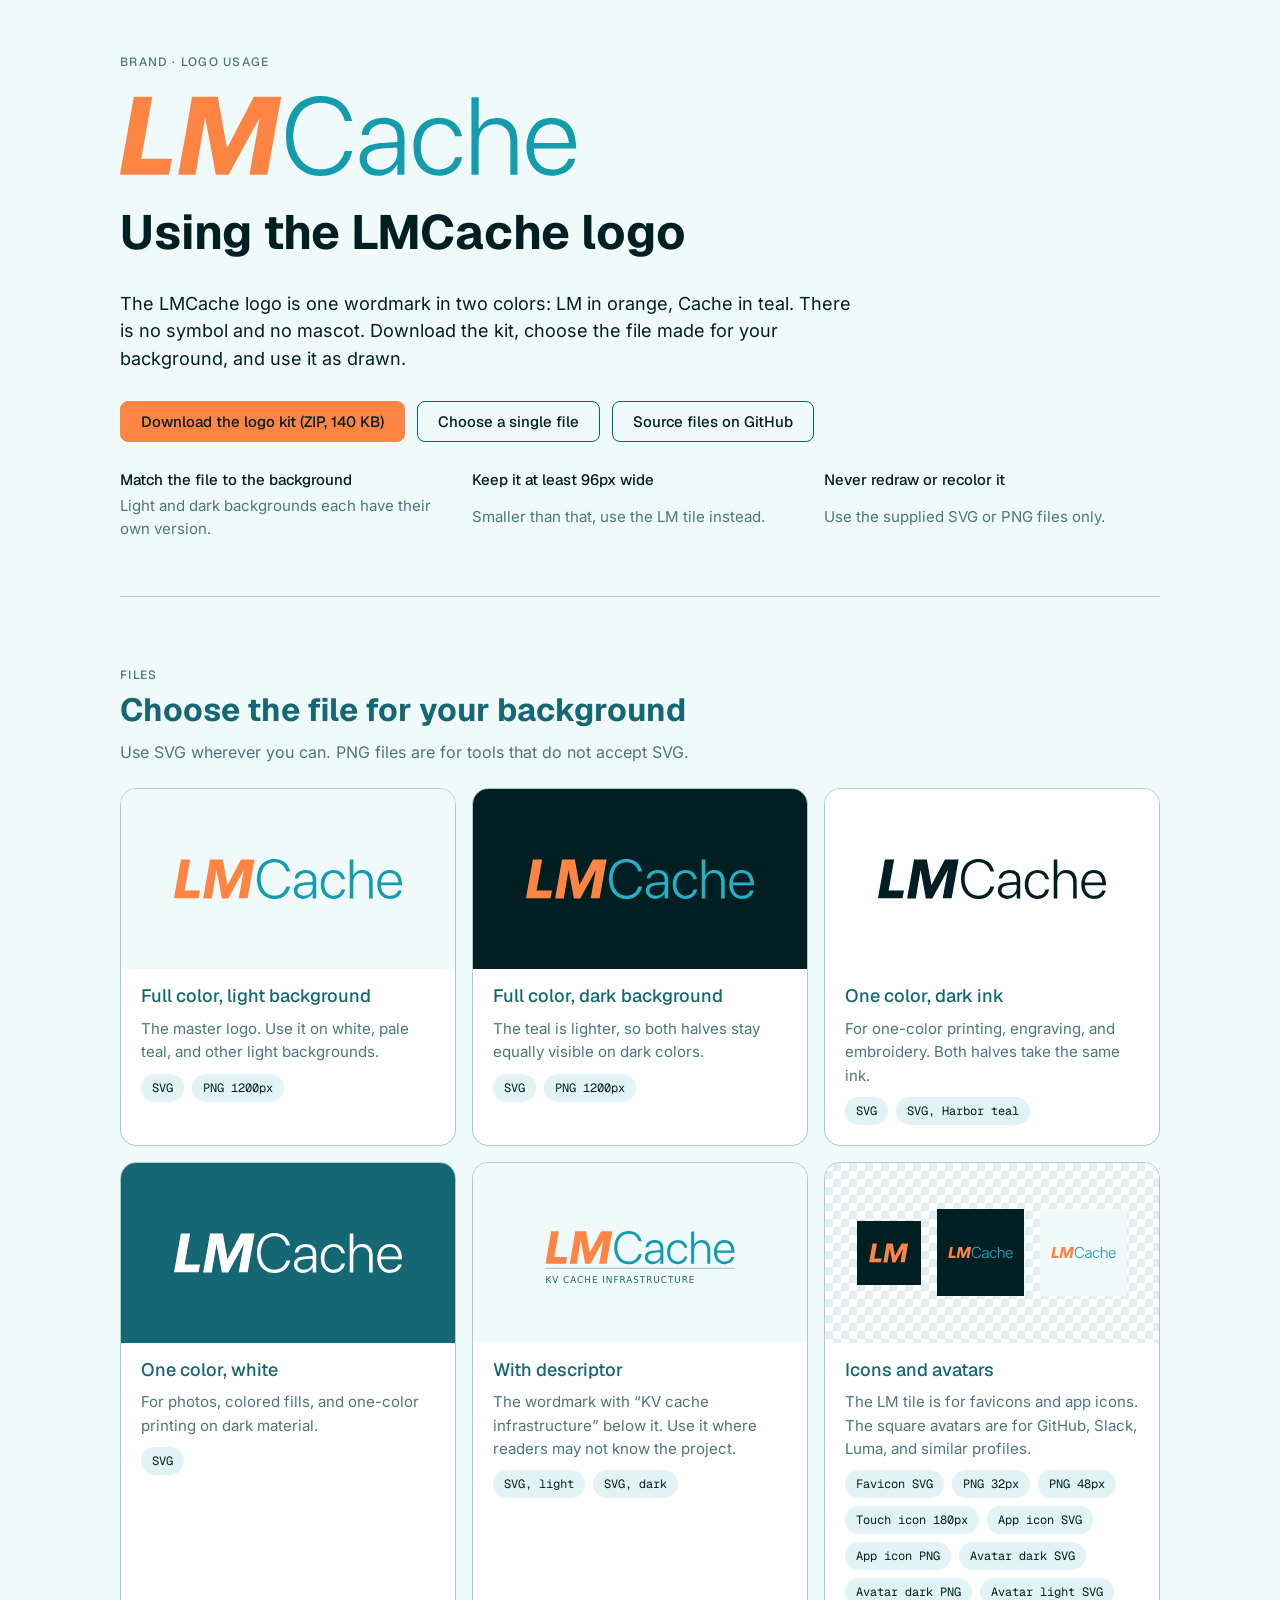
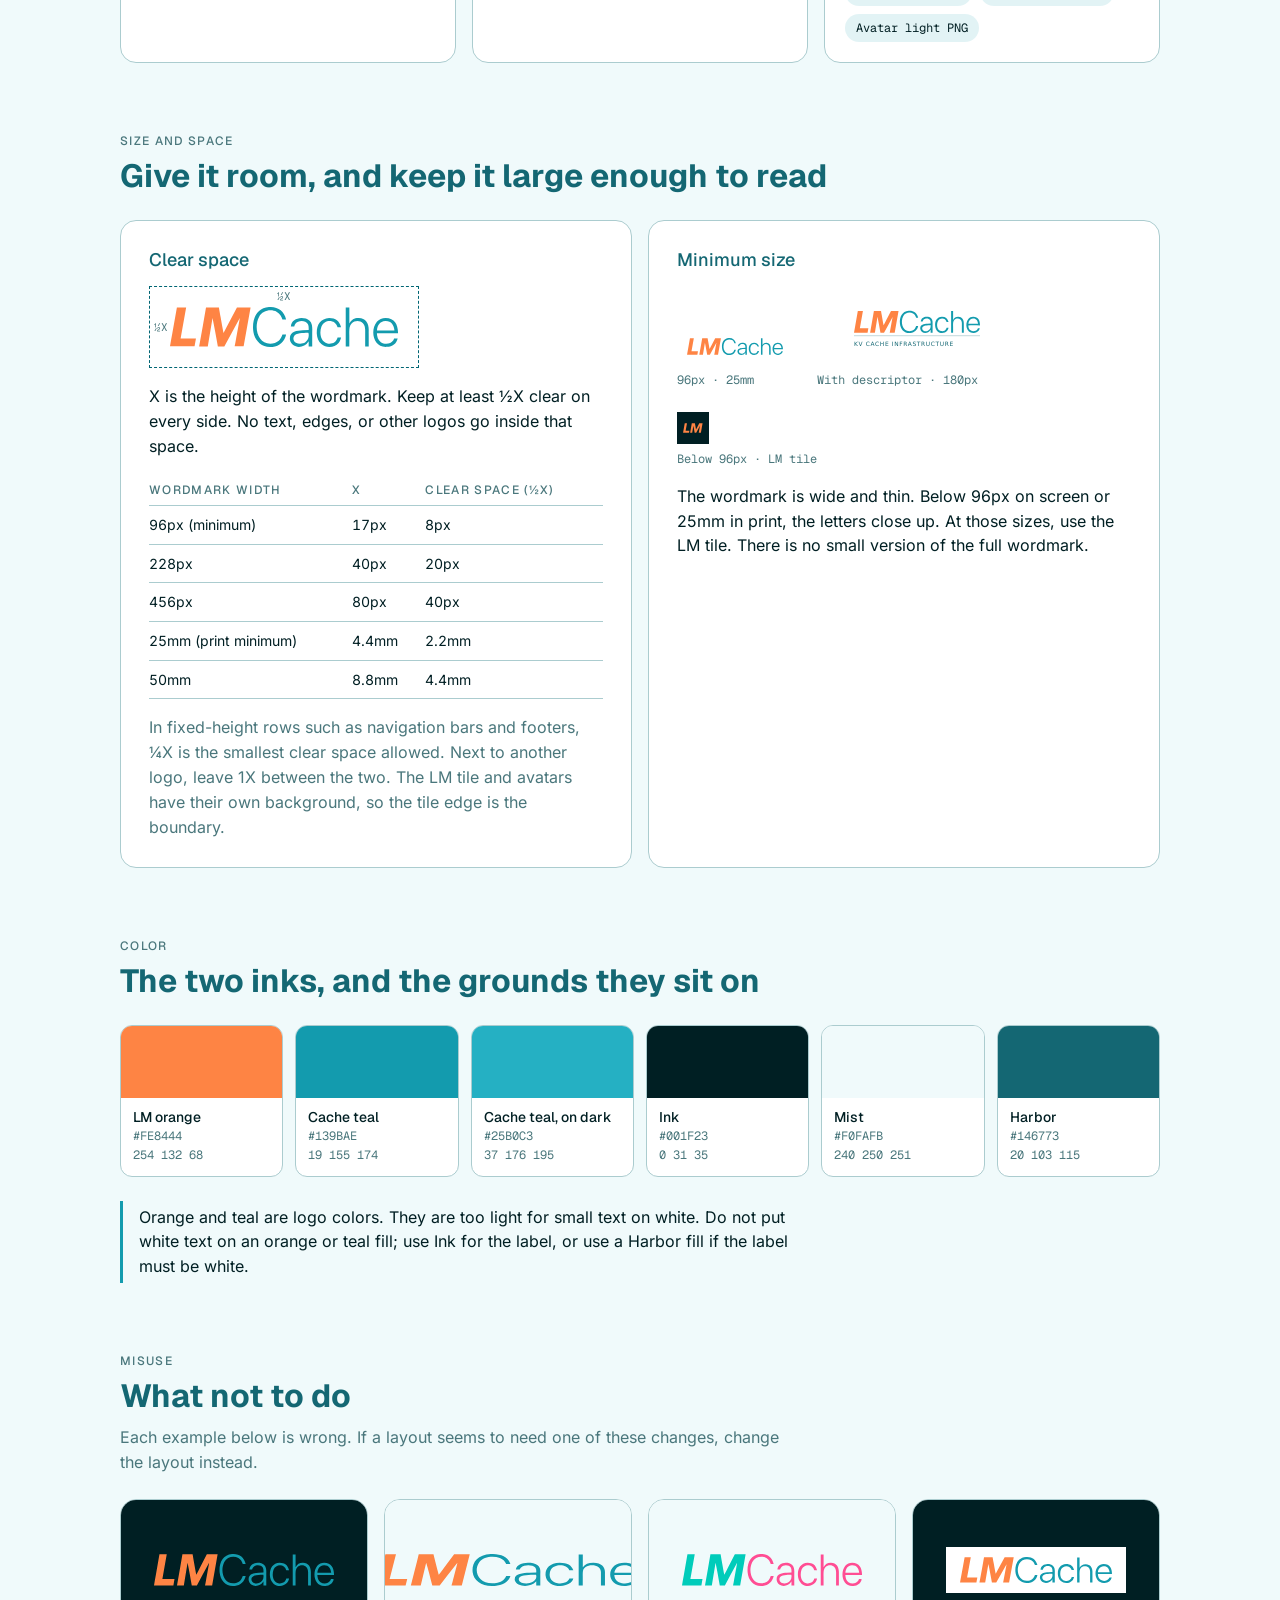
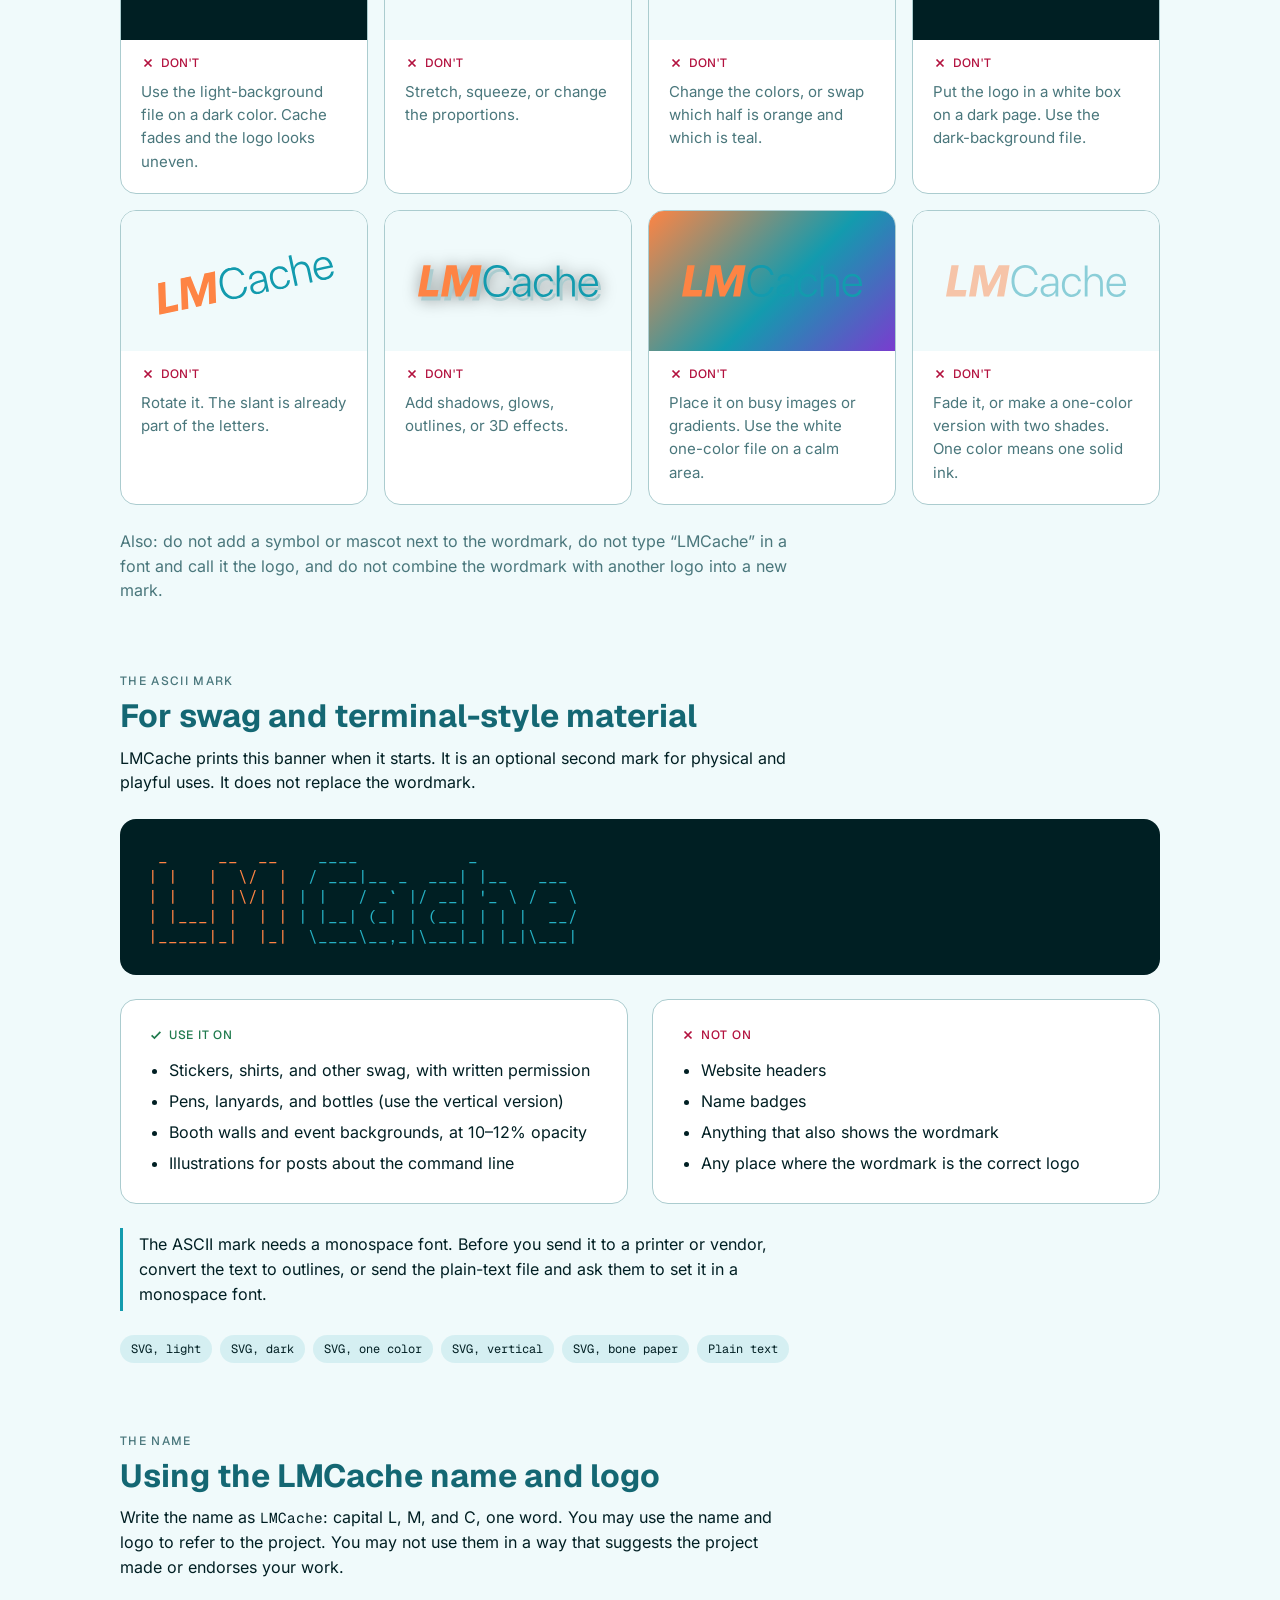
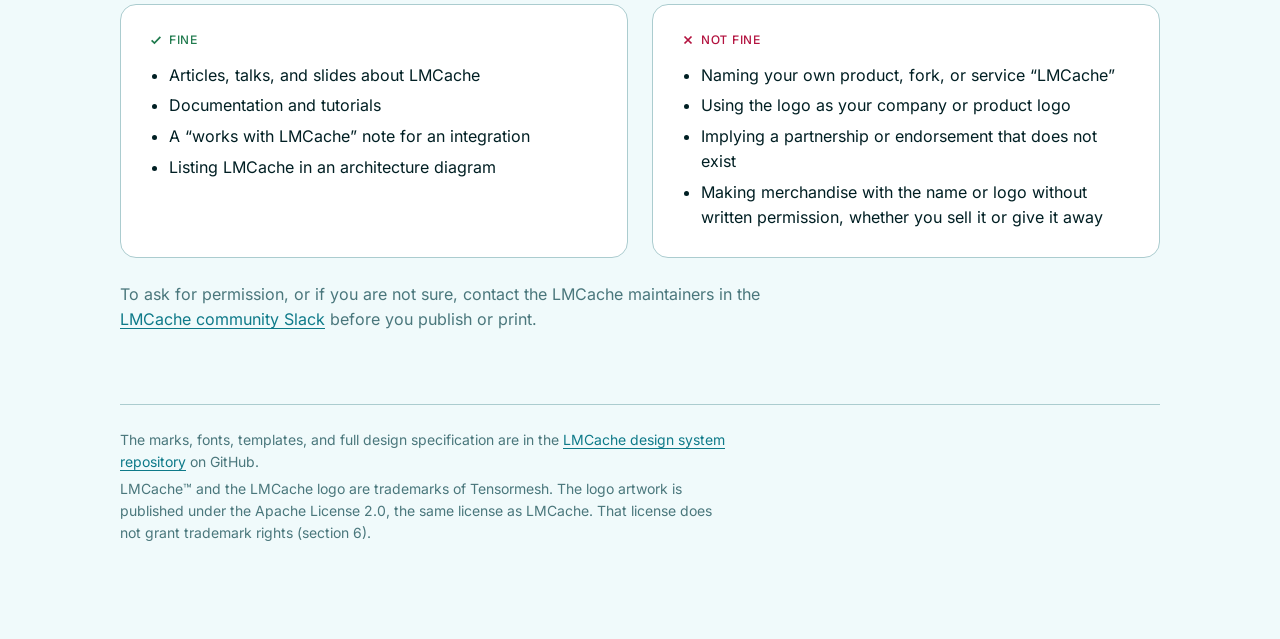
<file: logo-usage/index.html>
<!doctype html>
<html lang="en">
<head>
<meta charset="utf-8">
<meta name="viewport" content="width=device-width, initial-scale=1">
<title>LMCache Logo Usage</title>
<meta name="description" content="How to use the LMCache wordmark: files for every background, clear space, minimum sizes, colors, and what to avoid.">
<link rel="icon" href="../marks/svg/lmcache-favicon.svg" type="image/svg+xml">
<link rel="stylesheet" href="../fonts/lmcache-fonts.css">
<style>body{margin:0;padding:0 20px;background:#F0FAFB}@media (prefers-color-scheme:dark){body{background:#001F23}}</style>
</head>
<body>
<!-- LMCache logo usage page. Generated by logo-usage/build.py from logo-usage/template.html in https://github.com/LMCache/lmcache-design-system. Edit the template, not this file. -->
<style>
/* This style loads only on the page that holds the widget, so hiding the theme title here is safe. */
.page-header .entry-title{display:none}
.lmc-logo{--lmc-bg:#F0FAFB;--lmc-card:#FFFFFF;--lmc-fg:#001F23;--lmc-head:#146773;--lmc-sec:#4A777C;--lmc-link:#0E7A89;--lmc-link-h:#B84708;--lmc-border:#006573;--lmc-soft:#ABCCCF;--lmc-pill:rgba(19,155,174,.12);--lmc-ok:#1F7A4D;--lmc-no:#B3123F;
--lmc-display:"Geist",ui-sans-serif,system-ui,-apple-system,"Segoe UI",sans-serif;--lmc-body:"Inter",ui-sans-serif,system-ui,-apple-system,"Segoe UI",sans-serif;--lmc-mono:"Geist Mono",ui-monospace,"SF Mono",Menlo,Consolas,monospace;
background:var(--lmc-bg);color:var(--lmc-fg);font:400 16px/1.55 var(--lmc-body);box-shadow:0 0 0 100vmax var(--lmc-bg);clip-path:inset(0 -100vmax);padding-block:56px 96px}
body.dark-mode .lmc-logo{--lmc-bg:#001F23;--lmc-card:#013138;--lmc-fg:#FFFFFF;--lmc-head:#FFFFFF;--lmc-sec:#ABCCCF;--lmc-link:#25B0C3;--lmc-link-h:#FE8444;--lmc-border:#1A8C9C;--lmc-soft:#006573;--lmc-ok:#4FBE86;--lmc-no:#F2708F}
@media (prefers-color-scheme:dark){body:not(.light-mode):not(.dark-mode) .lmc-logo{--lmc-bg:#001F23;--lmc-card:#013138;--lmc-fg:#FFFFFF;--lmc-head:#FFFFFF;--lmc-sec:#ABCCCF;--lmc-link:#25B0C3;--lmc-link-h:#FE8444;--lmc-border:#1A8C9C;--lmc-soft:#006573;--lmc-ok:#4FBE86;--lmc-no:#F2708F}}
.lmc-logo *,.lmc-logo *::before,.lmc-logo *::after{box-sizing:border-box}
.lmc-logo:lang(zh){--lmc-display:"Geist","PingFang SC","Hiragino Sans GB","Noto Sans SC","Microsoft YaHei",sans-serif;--lmc-body:"Inter","PingFang SC","Hiragino Sans GB","Noto Sans SC","Microsoft YaHei",sans-serif}
.lmc-logo:lang(ko){--lmc-display:"Geist","Apple SD Gothic Neo","Noto Sans KR","Malgun Gothic",sans-serif;--lmc-body:"Inter","Apple SD Gothic Neo","Noto Sans KR","Malgun Gothic",sans-serif;word-break:keep-all}
.lmc-logo:lang(zh) .lmc-eyebrow,.lmc-logo:lang(ko) .lmc-eyebrow,.lmc-logo:lang(zh) th,.lmc-logo:lang(ko) th{letter-spacing:.04em}
.lmc-logo .lmc-wrap{max-width:1040px;margin:0 auto;display:grid;gap:72px}
body .lmc-logo h1,body .lmc-logo h2,body .lmc-logo h3{font-family:var(--lmc-display);color:var(--lmc-head);line-height:1.2;text-wrap:balance;margin:0;text-transform:none;letter-spacing:0;font-style:normal}
body .lmc-logo h1{font-size:clamp(32px,6vw,48px);font-weight:700;color:var(--lmc-fg)}
body .lmc-logo h2{font-size:clamp(24px,4vw,32px);font-weight:700}
body .lmc-logo h3{font-size:18px;font-weight:500}
.lmc-logo p{margin:0;max-width:68ch}
.lmc-logo ul{margin:0;padding-left:20px;display:grid;gap:6px}
.lmc-logo li{margin:0}
.lmc-logo a{color:var(--lmc-link);text-decoration:underline;text-underline-offset:3px}
.lmc-logo a:hover{color:var(--lmc-link-h)}
.lmc-logo a:focus-visible{outline:3px solid #139BAE;outline-offset:3px;border-radius:4px}
.lmc-logo .lmc-mono{font-family:var(--lmc-mono);font-size:.9em}
.lmc-logo .lmc-eyebrow{font:500 12px/1 var(--lmc-display);text-transform:uppercase;letter-spacing:.11em;color:var(--lmc-sec)}
.lmc-logo .lmc-lede{font-size:18px}
.lmc-logo .lmc-muted{color:var(--lmc-sec)}
.lmc-logo section{display:grid;gap:24px}
.lmc-logo .lmc-head{display:grid;gap:10px}
.lmc-logo .lmc-hero{display:grid;gap:28px;border-bottom:1px solid var(--lmc-soft);padding-bottom:56px}
.lmc-logo .lmc-hero-mark img{width:min(456px,100%);height:auto}
.lmc-logo img{max-width:100%;height:auto;display:block;border:0;border-radius:0;box-shadow:none}
.lmc-logo .lmc-on-dark{display:none}
body.dark-mode .lmc-logo .lmc-hero-mark .lmc-on-light{display:none}
body.dark-mode .lmc-logo .lmc-hero-mark .lmc-on-dark{display:block}
@media (prefers-color-scheme:dark){body:not(.light-mode):not(.dark-mode) .lmc-logo .lmc-hero-mark .lmc-on-light{display:none}body:not(.light-mode):not(.dark-mode) .lmc-logo .lmc-hero-mark .lmc-on-dark{display:block}}
.lmc-logo .lmc-actions{display:flex;flex-wrap:wrap;gap:12px;align-items:center}
.lmc-logo a.lmc-btn{display:inline-flex;align-items:center;gap:8px;padding:12px 20px;border-radius:8px;font:500 15px/1 var(--lmc-display);text-decoration:none;background:#FE8444;color:#001F23;border:1px solid #FE8444;cursor:pointer}
.lmc-logo a.lmc-btn:hover{color:#001F23;filter:brightness(1.05)}
.lmc-logo a.lmc-btn.lmc-ghost{background:transparent;color:var(--lmc-fg);border-color:var(--lmc-border)}
.lmc-logo a.lmc-btn.lmc-ghost:hover{background:var(--lmc-pill)}
.lmc-logo .lmc-summary{display:grid;grid-template-columns:repeat(auto-fit,minmax(220px,1fr));gap:16px}
.lmc-logo .lmc-summary div{display:grid;gap:4px}
.lmc-logo .lmc-summary b{font:500 15px/1.3 var(--lmc-display)}
.lmc-logo .lmc-summary span{color:var(--lmc-sec);font-size:15px}
.lmc-logo .lmc-plates{display:grid;grid-template-columns:repeat(auto-fit,minmax(290px,1fr));gap:16px}
.lmc-logo .lmc-plate{border:1px solid var(--lmc-soft);border-radius:16px;overflow:hidden;display:grid;grid-template-rows:auto 1fr;min-width:0;background:var(--lmc-card)}
.lmc-logo .lmc-ground{display:grid;place-items:center;min-height:180px;padding:32px}
.lmc-logo .g-white{background:#FFFFFF}.lmc-logo .g-mist{background:#F0FAFB}.lmc-logo .g-ink{background:#001F23}.lmc-logo .g-harbor{background:#146773}
.lmc-logo .g-check{background:repeating-conic-gradient(#E3EEF0 0 25%,#FFFFFF 0 50%) 0 0/16px 16px;grid-auto-flow:column;gap:16px}
.lmc-logo .lmc-plate-body{padding:16px 20px 20px;display:grid;gap:10px;align-content:start}
.lmc-logo .lmc-plate-body p{font-size:15px;color:var(--lmc-sec)}
.lmc-logo .lmc-files{display:flex;flex-wrap:wrap;gap:8px}
.lmc-logo .lmc-files a{font:400 12px/1 var(--lmc-mono);padding:7px 10px;border-radius:999px;background:var(--lmc-pill);color:var(--lmc-fg);text-decoration:none;border:1px solid transparent}
.lmc-logo .lmc-files a:hover{border-color:var(--lmc-border);color:var(--lmc-fg)}
.lmc-logo .lmc-two{display:grid;grid-template-columns:repeat(auto-fit,minmax(300px,1fr));gap:16px}
.lmc-logo .lmc-panel{background:var(--lmc-card);border:1px solid var(--lmc-soft);border-radius:16px;padding:28px;display:grid;gap:16px;min-width:0;align-content:start}
.lmc-logo .lmc-clear{position:relative;justify-self:start;padding:20px;border:1px dashed var(--lmc-border);max-width:100%;background:#FFFFFF}
.lmc-logo .lmc-clear img{width:228px}
.lmc-logo .lmc-clear span{position:absolute;font:400 11px/1 var(--lmc-mono);color:#4A777C}
.lmc-logo .lmc-clear .t{top:4px;left:50%;transform:translateX(-50%)}
.lmc-logo .lmc-clear .l{left:4px;top:50%;transform:translateY(-50%)}
.lmc-logo .lmc-table{overflow-x:auto}
.lmc-logo table{border-collapse:collapse;width:100%;font-size:14px;font-variant-numeric:tabular-nums;margin:0;border:0}
.lmc-logo th,.lmc-logo td{text-align:left;padding:8px 12px 8px 0;border:0;border-bottom:1px solid var(--lmc-soft);background:transparent;color:var(--lmc-fg)}
.lmc-logo table tbody>tr:nth-child(odd)>td,.lmc-logo table tbody>tr:nth-child(odd)>th,.lmc-logo table tbody tr:hover>td,.lmc-logo table tbody tr:hover>th{background:transparent}
.lmc-logo th{font:500 12px/1.2 var(--lmc-display);text-transform:uppercase;letter-spacing:.11em;color:var(--lmc-sec)}
.lmc-logo .lmc-sizes{display:flex;flex-wrap:wrap;align-items:end;gap:24px}
.lmc-logo figure{margin:0;display:grid;gap:8px;justify-items:start}
.lmc-logo figcaption{font:400 12px/1.3 var(--lmc-mono);color:var(--lmc-sec)}
.lmc-logo .lmc-tile{background:#FFFFFF;padding:10px;border-radius:8px}
.lmc-logo .lmc-swatches{display:grid;grid-template-columns:repeat(auto-fit,minmax(150px,1fr));gap:12px}
.lmc-logo .lmc-sw{border:1px solid var(--lmc-soft);border-radius:12px;overflow:hidden;display:grid;background:var(--lmc-card)}
.lmc-logo .lmc-sw i{display:block;height:72px}
.lmc-logo .lmc-sw div{padding:10px 12px 12px;display:grid;gap:2px}
.lmc-logo .lmc-sw b{font:500 14px/1.3 var(--lmc-display)}
.lmc-logo .lmc-sw span{font:400 12px/1.4 var(--lmc-mono);color:var(--lmc-sec)}
.lmc-logo .lmc-note{border-left:3px solid #139BAE;padding:4px 0 4px 16px}
.lmc-logo .lmc-verdict{display:inline-flex;align-items:center;gap:6px;font:500 12px/1 var(--lmc-display);letter-spacing:.06em;text-transform:uppercase}
.lmc-logo .lmc-yes{color:var(--lmc-ok)}.lmc-logo .lmc-no{color:var(--lmc-no)}
.lmc-logo .lmc-verdict svg{width:14px;height:14px}
.lmc-logo .lmc-donts{display:grid;grid-template-columns:repeat(auto-fit,minmax(230px,1fr));gap:16px}
.lmc-logo .lmc-donts .lmc-ground{min-height:140px;padding:24px;overflow:hidden}
.lmc-logo .lmc-donts .lmc-ground img{width:180px}
.lmc-logo .x-stretch{transform:scaleX(1.45)}.lmc-logo .x-rotate{transform:rotate(-12deg)}.lmc-logo .x-hue{filter:hue-rotate(150deg) saturate(1.4)}
.lmc-logo .x-shadow{filter:drop-shadow(3px 4px 0 #ABCCCF) drop-shadow(0 0 8px rgba(0,0,0,.35))}
.lmc-logo .lmc-ground img.x-plate{background:#FFFFFF;padding:10px 14px}.lmc-logo .x-fade{opacity:.45}
.lmc-logo .x-busy{background:linear-gradient(135deg,#FE8444,#139BAE 55%,#7A3CCF)}
.lmc-logo pre.lmc-ascii{margin:0;padding:28px;border-radius:16px;background:#001F23;overflow-x:auto;font:400 clamp(9px,1.9vw,16px)/1.25 var(--lmc-mono);white-space:pre;color:#FFFFFF;border:0}
.lmc-logo .lmc-ascii .o{color:#FE8444}.lmc-logo .lmc-ascii .c{color:#25B0C3}
.lmc-logo .lmc-lists{display:grid;grid-template-columns:repeat(auto-fit,minmax(280px,1fr));gap:24px}
.lmc-logo .lmc-foot{border-top:1px solid var(--lmc-soft);padding-top:24px;font-size:14px;color:var(--lmc-sec);display:grid;gap:6px}
</style>

<div class="lmc-logo" id="lmc-logo" lang="en">
<div class="lmc-wrap">

<header class="lmc-hero">
  <span class="lmc-eyebrow">Brand · Logo usage</span>
  <div class="lmc-hero-mark">
    <img class="lmc-on-light" src="data:image/svg+xml;charset=utf-8,%3Csvg xmlns=%22http://www.w3.org/2000/svg%22 viewBox=%220 0 114 20%22 width=%22228%22 height=%2240%22 role=%22img%22 aria-label=%22LMCache%22%3E%3Ctitle%3ELMCache%3C/title%3E%3Cpath fill=%22%23FE8444%22 d=%22M33.4728 0.202824C35.7345 0.225346 38.0301 0.202824 40.2918 0.202824L36.8201 19.6848H32.3194C32.5908 18.4911 32.8283 16.9708 33.0544 15.7546L34.4227 8.26589C34.6037 7.34246 34.7733 6.44156 34.909 5.50688C32.2855 10.169 29.7637 15.0001 27.1627 19.6961H23.9285C23.137 15.1015 22.1984 10.0001 21.2598 5.45057L18.885 19.6961H14.5652C15.696 13.2546 16.9739 6.64426 18.0029 0.214085H24.46C24.641 1.61048 25.0594 3.62625 25.3195 5.07895C25.7831 7.6803 26.2355 10.3717 26.7443 12.9618C27.4341 11.8582 28.3388 9.95508 28.9834 8.7276L33.4728 0.202824Z%22/%3E%3Cpath fill=%22%23FE8444%22 d=%22M3.44906 0.202824H8.0742L5.30364 15.6983H12.982L12.2809 19.6848C8.22121 19.6398 4.07102 19.6848 0 19.6848C0.327944 17.5789 0.78028 15.2591 1.16477 13.1308L3.44906 0.202824Z%22/%3E%3Cpath fill=%22%23139BAE%22 d=%22M49.4515 0.0226519C53.8957 -0.25888 57.0056 1.89202 58.0572 6.22761H56.214C55.7051 4.63977 54.97 3.25463 53.4434 2.44382C50.3336 0.822201 46.206 1.77941 44.5211 4.97761C41.4452 10.8222 44.4306 20.2479 52.437 17.9844C54.5856 17.2524 55.5242 15.7772 56.214 13.7614H58.0685C57.3335 17.2862 54.8117 19.6172 51.2157 19.9551C45.6858 20.4731 41.988 16.7006 41.5583 11.3627C41.1059 5.81094 43.345 0.574454 49.4742 0.0226519H49.4515Z%22/%3E%3Cpath fill=%22%23139BAE%22 d=%22M87.8888 0.292919H89.6756V8.26589C90.7272 6.32896 92.0277 5.52941 94.2215 5.48436C97.7611 5.41679 99.4347 8.23211 99.3555 11.419C99.3329 12.2299 99.3555 13.142 99.3555 13.9754V19.7073H97.5914V11.3177C97.5123 10.0902 97.3766 9.03166 96.4606 8.10823C95.0018 6.63301 92.3443 6.7231 90.9082 8.15328C90.3767 8.69382 89.9922 9.3695 89.8226 10.1127C89.5851 11.1263 89.6529 13.0069 89.6529 14.1105V19.7073H87.8662V0.292919H87.8888Z%22/%3E%3Cpath fill=%22%23139BAE%22 d=%22M79.5999 5.46183C82.7889 5.50687 84.7566 6.94831 85.5368 10.0902H83.7727C82.6758 5.99111 77.1121 6.0812 75.6985 9.8875C74.6242 12.7816 75.1218 17.3875 78.6839 18.2434C79.9279 18.5474 81.1718 18.3222 82.2574 17.6465C83.1621 16.9371 83.4561 16.3627 83.784 15.3042H85.5368C85.2881 16.3627 85.0167 17.151 84.2929 18.0069C82.2348 20.428 78.0394 20.5857 75.6759 18.5249C74.2171 17.2298 73.5273 15.3943 73.4142 13.4798C73.1541 9.17804 75.0087 5.75462 79.5999 5.46183Z%22/%3E%3Cpath fill=%22%23139BAE%22 d=%22M112.1 15.6871C111.987 15.9686 111.84 16.3515 111.693 16.5992C110.291 18.6037 107.43 18.919 105.428 17.5789C103.924 16.5654 103.551 14.8425 103.449 13.142C106.955 13.097 110.506 13.1307 114.011 13.1307C114.011 8.97534 112.62 5.56318 107.769 5.46183C106.061 5.57444 104.501 6.05867 103.427 7.39876C99.8418 11.8244 101.674 20.5632 108.549 19.9325C111.252 19.6848 113.208 18.3785 113.842 15.7096C113.299 15.7096 112.632 15.7096 112.1 15.6983V15.6871ZM107.611 7.04966C110.596 6.88074 111.976 9.04291 112.225 11.7231H108.289H103.483C103.709 9.16678 104.897 7.3312 107.622 7.04966H107.611Z%22/%3E%3Cpath fill=%22%23139BAE%22 d=%22M65.8374 5.45055C65.7809 5.45055 65.7357 5.45055 65.6904 5.45055C63.0216 5.60821 60.6808 6.76812 60.432 9.74109H62.1283C62.2753 9.20055 62.3771 8.84019 62.7163 8.37848C64.0281 6.58794 67.7486 6.48659 68.902 8.51362C69.3996 9.40326 69.3544 10.4956 69.343 11.4979L66.3689 11.678C63.4853 11.8582 59.7196 12.1735 59.9458 16.1037C59.9458 16.2163 59.9571 16.3289 59.9684 16.4303C60.8391 20.9573 67.104 20.946 69.1621 17.3762C69.2186 17.2749 69.2752 17.1848 69.3317 17.0834C69.3317 17.9506 69.3317 18.8177 69.3317 19.696H71.1072V13.1082C71.1072 11.0024 71.4577 8.44605 69.818 6.83569C68.755 5.79965 67.2849 5.45055 65.8374 5.45055ZM66.4707 18.1645C65.3173 18.5587 64.0507 18.4686 62.9538 17.9168C61.8682 17.2749 61.4159 15.9911 61.8908 14.865C62.7502 12.8154 66.8552 13.0406 68.7211 12.9168L69.0943 12.8942C69.1847 12.9618 69.2413 12.9618 69.2639 13.0857C69.7388 15.3267 68.5628 17.4551 66.4594 18.1645H66.4707Z%22/%3E%3C/svg%3E" width="456" height="80" alt="The LMCache wordmark: the letters LM in orange followed by Cache in teal, in a single slanted weight.">
    <img class="lmc-on-dark" src="data:image/svg+xml;charset=utf-8,%3Csvg xmlns=%22http://www.w3.org/2000/svg%22 viewBox=%220 0 114 20%22 width=%22228%22 height=%2240%22 role=%22img%22 aria-label=%22LMCache%22%3E%3Ctitle%3ELMCache%3C/title%3E%3C%21-- Teal lifted to %2325B0C3 for parity on Ink --%3E%3Cpath fill=%22%23FE8444%22 d=%22M33.4728 0.202824C35.7345 0.225346 38.0301 0.202824 40.2918 0.202824L36.8201 19.6848H32.3194C32.5908 18.4911 32.8283 16.9708 33.0544 15.7546L34.4227 8.26589C34.6037 7.34246 34.7733 6.44156 34.909 5.50688C32.2855 10.169 29.7637 15.0001 27.1627 19.6961H23.9285C23.137 15.1015 22.1984 10.0001 21.2598 5.45057L18.885 19.6961H14.5652C15.696 13.2546 16.9739 6.64426 18.0029 0.214085H24.46C24.641 1.61048 25.0594 3.62625 25.3195 5.07895C25.7831 7.6803 26.2355 10.3717 26.7443 12.9618C27.4341 11.8582 28.3388 9.95508 28.9834 8.7276L33.4728 0.202824Z%22/%3E%3Cpath fill=%22%23FE8444%22 d=%22M3.44906 0.202824H8.0742L5.30364 15.6983H12.982L12.2809 19.6848C8.22121 19.6398 4.07102 19.6848 0 19.6848C0.327944 17.5789 0.78028 15.2591 1.16477 13.1308L3.44906 0.202824Z%22/%3E%3Cpath fill=%22%2325B0C3%22 d=%22M49.4515 0.0226519C53.8957 -0.25888 57.0056 1.89202 58.0572 6.22761H56.214C55.7051 4.63977 54.97 3.25463 53.4434 2.44382C50.3336 0.822201 46.206 1.77941 44.5211 4.97761C41.4452 10.8222 44.4306 20.2479 52.437 17.9844C54.5856 17.2524 55.5242 15.7772 56.214 13.7614H58.0685C57.3335 17.2862 54.8117 19.6172 51.2157 19.9551C45.6858 20.4731 41.988 16.7006 41.5583 11.3627C41.1059 5.81094 43.345 0.574454 49.4742 0.0226519H49.4515Z%22/%3E%3Cpath fill=%22%2325B0C3%22 d=%22M87.8888 0.292919H89.6756V8.26589C90.7272 6.32896 92.0277 5.52941 94.2215 5.48436C97.7611 5.41679 99.4347 8.23211 99.3555 11.419C99.3329 12.2299 99.3555 13.142 99.3555 13.9754V19.7073H97.5914V11.3177C97.5123 10.0902 97.3766 9.03166 96.4606 8.10823C95.0018 6.63301 92.3443 6.7231 90.9082 8.15328C90.3767 8.69382 89.9922 9.3695 89.8226 10.1127C89.5851 11.1263 89.6529 13.0069 89.6529 14.1105V19.7073H87.8662V0.292919H87.8888Z%22/%3E%3Cpath fill=%22%2325B0C3%22 d=%22M79.5999 5.46183C82.7889 5.50687 84.7566 6.94831 85.5368 10.0902H83.7727C82.6758 5.99111 77.1121 6.0812 75.6985 9.8875C74.6242 12.7816 75.1218 17.3875 78.6839 18.2434C79.9279 18.5474 81.1718 18.3222 82.2574 17.6465C83.1621 16.9371 83.4561 16.3627 83.784 15.3042H85.5368C85.2881 16.3627 85.0167 17.151 84.2929 18.0069C82.2348 20.428 78.0394 20.5857 75.6759 18.5249C74.2171 17.2298 73.5273 15.3943 73.4142 13.4798C73.1541 9.17804 75.0087 5.75462 79.5999 5.46183Z%22/%3E%3Cpath fill=%22%2325B0C3%22 d=%22M112.1 15.6871C111.987 15.9686 111.84 16.3515 111.693 16.5992C110.291 18.6037 107.43 18.919 105.428 17.5789C103.924 16.5654 103.551 14.8425 103.449 13.142C106.955 13.097 110.506 13.1307 114.011 13.1307C114.011 8.97534 112.62 5.56318 107.769 5.46183C106.061 5.57444 104.501 6.05867 103.427 7.39876C99.8418 11.8244 101.674 20.5632 108.549 19.9325C111.252 19.6848 113.208 18.3785 113.842 15.7096C113.299 15.7096 112.632 15.7096 112.1 15.6983V15.6871ZM107.611 7.04966C110.596 6.88074 111.976 9.04291 112.225 11.7231H108.289H103.483C103.709 9.16678 104.897 7.3312 107.622 7.04966H107.611Z%22/%3E%3Cpath fill=%22%2325B0C3%22 d=%22M65.8374 5.45055C65.7809 5.45055 65.7357 5.45055 65.6904 5.45055C63.0216 5.60821 60.6808 6.76812 60.432 9.74109H62.1283C62.2753 9.20055 62.3771 8.84019 62.7163 8.37848C64.0281 6.58794 67.7486 6.48659 68.902 8.51362C69.3996 9.40326 69.3544 10.4956 69.343 11.4979L66.3689 11.678C63.4853 11.8582 59.7196 12.1735 59.9458 16.1037C59.9458 16.2163 59.9571 16.3289 59.9684 16.4303C60.8391 20.9573 67.104 20.946 69.1621 17.3762C69.2186 17.2749 69.2752 17.1848 69.3317 17.0834C69.3317 17.9506 69.3317 18.8177 69.3317 19.696H71.1072V13.1082C71.1072 11.0024 71.4577 8.44605 69.818 6.83569C68.755 5.79965 67.2849 5.45055 65.8374 5.45055ZM66.4707 18.1645C65.3173 18.5587 64.0507 18.4686 62.9538 17.9168C61.8682 17.2749 61.4159 15.9911 61.8908 14.865C62.7502 12.8154 66.8552 13.0406 68.7211 12.9168L69.0943 12.8942C69.1847 12.9618 69.2413 12.9618 69.2639 13.0857C69.7388 15.3267 68.5628 17.4551 66.4594 18.1645H66.4707Z%22/%3E%3C/svg%3E" width="456" height="80" alt="The LMCache wordmark for dark backgrounds: LM in orange and Cache in a lighter teal.">
  </div>
  <h1>Using the LMCache logo</h1>
  <p class="lmc-lede">The LMCache logo is one wordmark in two colors: LM in orange, Cache in teal. There is no symbol and no mascot. Download the kit, choose the file made for your background, and use it as drawn.</p>
  <div class="lmc-actions">
    <a class="lmc-btn" href="https://lmcache.ai/wp-content/uploads/2026/10/lmcache-logo-kit.zip" download>Download the logo kit (ZIP, 140 KB)</a>
    <a class="lmc-btn lmc-ghost" href="#lmc-files">Choose a single file</a>
    <a class="lmc-btn lmc-ghost" href="https://github.com/LMCache/lmcache-design-system">Source files on GitHub</a>
  </div>
  <div class="lmc-summary">
    <div><b>Match the file to the background</b><span>Light and dark backgrounds each have their own version.</span></div>
    <div><b>Keep it at least 96px wide</b><span>Smaller than that, use the LM tile instead.</span></div>
    <div><b>Never redraw or recolor it</b><span>Use the supplied SVG or PNG files only.</span></div>
  </div>
</header>

<section id="lmc-files">
  <div class="lmc-head">
    <span class="lmc-eyebrow">Files</span>
    <h2>Choose the file for your background</h2>
    <p class="lmc-muted">Use SVG wherever you can. PNG files are for tools that do not accept SVG.</p>
  </div>
  <div class="lmc-plates">
    <article class="lmc-plate">
      <div class="lmc-ground g-mist"><img src="data:image/svg+xml;charset=utf-8,%3Csvg xmlns=%22http://www.w3.org/2000/svg%22 viewBox=%220 0 114 20%22 width=%22228%22 height=%2240%22 role=%22img%22 aria-label=%22LMCache%22%3E%3Ctitle%3ELMCache%3C/title%3E%3Cpath fill=%22%23FE8444%22 d=%22M33.4728 0.202824C35.7345 0.225346 38.0301 0.202824 40.2918 0.202824L36.8201 19.6848H32.3194C32.5908 18.4911 32.8283 16.9708 33.0544 15.7546L34.4227 8.26589C34.6037 7.34246 34.7733 6.44156 34.909 5.50688C32.2855 10.169 29.7637 15.0001 27.1627 19.6961H23.9285C23.137 15.1015 22.1984 10.0001 21.2598 5.45057L18.885 19.6961H14.5652C15.696 13.2546 16.9739 6.64426 18.0029 0.214085H24.46C24.641 1.61048 25.0594 3.62625 25.3195 5.07895C25.7831 7.6803 26.2355 10.3717 26.7443 12.9618C27.4341 11.8582 28.3388 9.95508 28.9834 8.7276L33.4728 0.202824Z%22/%3E%3Cpath fill=%22%23FE8444%22 d=%22M3.44906 0.202824H8.0742L5.30364 15.6983H12.982L12.2809 19.6848C8.22121 19.6398 4.07102 19.6848 0 19.6848C0.327944 17.5789 0.78028 15.2591 1.16477 13.1308L3.44906 0.202824Z%22/%3E%3Cpath fill=%22%23139BAE%22 d=%22M49.4515 0.0226519C53.8957 -0.25888 57.0056 1.89202 58.0572 6.22761H56.214C55.7051 4.63977 54.97 3.25463 53.4434 2.44382C50.3336 0.822201 46.206 1.77941 44.5211 4.97761C41.4452 10.8222 44.4306 20.2479 52.437 17.9844C54.5856 17.2524 55.5242 15.7772 56.214 13.7614H58.0685C57.3335 17.2862 54.8117 19.6172 51.2157 19.9551C45.6858 20.4731 41.988 16.7006 41.5583 11.3627C41.1059 5.81094 43.345 0.574454 49.4742 0.0226519H49.4515Z%22/%3E%3Cpath fill=%22%23139BAE%22 d=%22M87.8888 0.292919H89.6756V8.26589C90.7272 6.32896 92.0277 5.52941 94.2215 5.48436C97.7611 5.41679 99.4347 8.23211 99.3555 11.419C99.3329 12.2299 99.3555 13.142 99.3555 13.9754V19.7073H97.5914V11.3177C97.5123 10.0902 97.3766 9.03166 96.4606 8.10823C95.0018 6.63301 92.3443 6.7231 90.9082 8.15328C90.3767 8.69382 89.9922 9.3695 89.8226 10.1127C89.5851 11.1263 89.6529 13.0069 89.6529 14.1105V19.7073H87.8662V0.292919H87.8888Z%22/%3E%3Cpath fill=%22%23139BAE%22 d=%22M79.5999 5.46183C82.7889 5.50687 84.7566 6.94831 85.5368 10.0902H83.7727C82.6758 5.99111 77.1121 6.0812 75.6985 9.8875C74.6242 12.7816 75.1218 17.3875 78.6839 18.2434C79.9279 18.5474 81.1718 18.3222 82.2574 17.6465C83.1621 16.9371 83.4561 16.3627 83.784 15.3042H85.5368C85.2881 16.3627 85.0167 17.151 84.2929 18.0069C82.2348 20.428 78.0394 20.5857 75.6759 18.5249C74.2171 17.2298 73.5273 15.3943 73.4142 13.4798C73.1541 9.17804 75.0087 5.75462 79.5999 5.46183Z%22/%3E%3Cpath fill=%22%23139BAE%22 d=%22M112.1 15.6871C111.987 15.9686 111.84 16.3515 111.693 16.5992C110.291 18.6037 107.43 18.919 105.428 17.5789C103.924 16.5654 103.551 14.8425 103.449 13.142C106.955 13.097 110.506 13.1307 114.011 13.1307C114.011 8.97534 112.62 5.56318 107.769 5.46183C106.061 5.57444 104.501 6.05867 103.427 7.39876C99.8418 11.8244 101.674 20.5632 108.549 19.9325C111.252 19.6848 113.208 18.3785 113.842 15.7096C113.299 15.7096 112.632 15.7096 112.1 15.6983V15.6871ZM107.611 7.04966C110.596 6.88074 111.976 9.04291 112.225 11.7231H108.289H103.483C103.709 9.16678 104.897 7.3312 107.622 7.04966H107.611Z%22/%3E%3Cpath fill=%22%23139BAE%22 d=%22M65.8374 5.45055C65.7809 5.45055 65.7357 5.45055 65.6904 5.45055C63.0216 5.60821 60.6808 6.76812 60.432 9.74109H62.1283C62.2753 9.20055 62.3771 8.84019 62.7163 8.37848C64.0281 6.58794 67.7486 6.48659 68.902 8.51362C69.3996 9.40326 69.3544 10.4956 69.343 11.4979L66.3689 11.678C63.4853 11.8582 59.7196 12.1735 59.9458 16.1037C59.9458 16.2163 59.9571 16.3289 59.9684 16.4303C60.8391 20.9573 67.104 20.946 69.1621 17.3762C69.2186 17.2749 69.2752 17.1848 69.3317 17.0834C69.3317 17.9506 69.3317 18.8177 69.3317 19.696H71.1072V13.1082C71.1072 11.0024 71.4577 8.44605 69.818 6.83569C68.755 5.79965 67.2849 5.45055 65.8374 5.45055ZM66.4707 18.1645C65.3173 18.5587 64.0507 18.4686 62.9538 17.9168C61.8682 17.2749 61.4159 15.9911 61.8908 14.865C62.7502 12.8154 66.8552 13.0406 68.7211 12.9168L69.0943 12.8942C69.1847 12.9618 69.2413 12.9618 69.2639 13.0857C69.7388 15.3267 68.5628 17.4551 66.4594 18.1645H66.4707Z%22/%3E%3C/svg%3E" width="228" height="40" alt="Full-color LMCache wordmark on a pale teal background."></div>
      <div class="lmc-plate-body">
        <h3>Full color, light background</h3>
        <p>The master logo. Use it on white, pale teal, and other light backgrounds.</p>
        <div class="lmc-files"><a href="data:image/svg+xml;charset=utf-8,%3Csvg xmlns=%22http://www.w3.org/2000/svg%22 viewBox=%220 0 114 20%22 width=%22228%22 height=%2240%22 role=%22img%22 aria-label=%22LMCache%22%3E%3Ctitle%3ELMCache%3C/title%3E%3Cpath fill=%22%23FE8444%22 d=%22M33.4728 0.202824C35.7345 0.225346 38.0301 0.202824 40.2918 0.202824L36.8201 19.6848H32.3194C32.5908 18.4911 32.8283 16.9708 33.0544 15.7546L34.4227 8.26589C34.6037 7.34246 34.7733 6.44156 34.909 5.50688C32.2855 10.169 29.7637 15.0001 27.1627 19.6961H23.9285C23.137 15.1015 22.1984 10.0001 21.2598 5.45057L18.885 19.6961H14.5652C15.696 13.2546 16.9739 6.64426 18.0029 0.214085H24.46C24.641 1.61048 25.0594 3.62625 25.3195 5.07895C25.7831 7.6803 26.2355 10.3717 26.7443 12.9618C27.4341 11.8582 28.3388 9.95508 28.9834 8.7276L33.4728 0.202824Z%22/%3E%3Cpath fill=%22%23FE8444%22 d=%22M3.44906 0.202824H8.0742L5.30364 15.6983H12.982L12.2809 19.6848C8.22121 19.6398 4.07102 19.6848 0 19.6848C0.327944 17.5789 0.78028 15.2591 1.16477 13.1308L3.44906 0.202824Z%22/%3E%3Cpath fill=%22%23139BAE%22 d=%22M49.4515 0.0226519C53.8957 -0.25888 57.0056 1.89202 58.0572 6.22761H56.214C55.7051 4.63977 54.97 3.25463 53.4434 2.44382C50.3336 0.822201 46.206 1.77941 44.5211 4.97761C41.4452 10.8222 44.4306 20.2479 52.437 17.9844C54.5856 17.2524 55.5242 15.7772 56.214 13.7614H58.0685C57.3335 17.2862 54.8117 19.6172 51.2157 19.9551C45.6858 20.4731 41.988 16.7006 41.5583 11.3627C41.1059 5.81094 43.345 0.574454 49.4742 0.0226519H49.4515Z%22/%3E%3Cpath fill=%22%23139BAE%22 d=%22M87.8888 0.292919H89.6756V8.26589C90.7272 6.32896 92.0277 5.52941 94.2215 5.48436C97.7611 5.41679 99.4347 8.23211 99.3555 11.419C99.3329 12.2299 99.3555 13.142 99.3555 13.9754V19.7073H97.5914V11.3177C97.5123 10.0902 97.3766 9.03166 96.4606 8.10823C95.0018 6.63301 92.3443 6.7231 90.9082 8.15328C90.3767 8.69382 89.9922 9.3695 89.8226 10.1127C89.5851 11.1263 89.6529 13.0069 89.6529 14.1105V19.7073H87.8662V0.292919H87.8888Z%22/%3E%3Cpath fill=%22%23139BAE%22 d=%22M79.5999 5.46183C82.7889 5.50687 84.7566 6.94831 85.5368 10.0902H83.7727C82.6758 5.99111 77.1121 6.0812 75.6985 9.8875C74.6242 12.7816 75.1218 17.3875 78.6839 18.2434C79.9279 18.5474 81.1718 18.3222 82.2574 17.6465C83.1621 16.9371 83.4561 16.3627 83.784 15.3042H85.5368C85.2881 16.3627 85.0167 17.151 84.2929 18.0069C82.2348 20.428 78.0394 20.5857 75.6759 18.5249C74.2171 17.2298 73.5273 15.3943 73.4142 13.4798C73.1541 9.17804 75.0087 5.75462 79.5999 5.46183Z%22/%3E%3Cpath fill=%22%23139BAE%22 d=%22M112.1 15.6871C111.987 15.9686 111.84 16.3515 111.693 16.5992C110.291 18.6037 107.43 18.919 105.428 17.5789C103.924 16.5654 103.551 14.8425 103.449 13.142C106.955 13.097 110.506 13.1307 114.011 13.1307C114.011 8.97534 112.62 5.56318 107.769 5.46183C106.061 5.57444 104.501 6.05867 103.427 7.39876C99.8418 11.8244 101.674 20.5632 108.549 19.9325C111.252 19.6848 113.208 18.3785 113.842 15.7096C113.299 15.7096 112.632 15.7096 112.1 15.6983V15.6871ZM107.611 7.04966C110.596 6.88074 111.976 9.04291 112.225 11.7231H108.289H103.483C103.709 9.16678 104.897 7.3312 107.622 7.04966H107.611Z%22/%3E%3Cpath fill=%22%23139BAE%22 d=%22M65.8374 5.45055C65.7809 5.45055 65.7357 5.45055 65.6904 5.45055C63.0216 5.60821 60.6808 6.76812 60.432 9.74109H62.1283C62.2753 9.20055 62.3771 8.84019 62.7163 8.37848C64.0281 6.58794 67.7486 6.48659 68.902 8.51362C69.3996 9.40326 69.3544 10.4956 69.343 11.4979L66.3689 11.678C63.4853 11.8582 59.7196 12.1735 59.9458 16.1037C59.9458 16.2163 59.9571 16.3289 59.9684 16.4303C60.8391 20.9573 67.104 20.946 69.1621 17.3762C69.2186 17.2749 69.2752 17.1848 69.3317 17.0834C69.3317 17.9506 69.3317 18.8177 69.3317 19.696H71.1072V13.1082C71.1072 11.0024 71.4577 8.44605 69.818 6.83569C68.755 5.79965 67.2849 5.45055 65.8374 5.45055ZM66.4707 18.1645C65.3173 18.5587 64.0507 18.4686 62.9538 17.9168C61.8682 17.2749 61.4159 15.9911 61.8908 14.865C62.7502 12.8154 66.8552 13.0406 68.7211 12.9168L69.0943 12.8942C69.1847 12.9618 69.2413 12.9618 69.2639 13.0857C69.7388 15.3267 68.5628 17.4551 66.4594 18.1645H66.4707Z%22/%3E%3C/svg%3E" download="lmcache-wordmark.svg" data-lmc-svg="wordmark">SVG</a><a href="#" data-lmc-png="wordmark" data-w="1200" download="lmcache-wordmark-1200.png">PNG 1200px</a></div>
      </div>
    </article>
    <article class="lmc-plate">
      <div class="lmc-ground g-ink"><img src="data:image/svg+xml;charset=utf-8,%3Csvg xmlns=%22http://www.w3.org/2000/svg%22 viewBox=%220 0 114 20%22 width=%22228%22 height=%2240%22 role=%22img%22 aria-label=%22LMCache%22%3E%3Ctitle%3ELMCache%3C/title%3E%3C%21-- Teal lifted to %2325B0C3 for parity on Ink --%3E%3Cpath fill=%22%23FE8444%22 d=%22M33.4728 0.202824C35.7345 0.225346 38.0301 0.202824 40.2918 0.202824L36.8201 19.6848H32.3194C32.5908 18.4911 32.8283 16.9708 33.0544 15.7546L34.4227 8.26589C34.6037 7.34246 34.7733 6.44156 34.909 5.50688C32.2855 10.169 29.7637 15.0001 27.1627 19.6961H23.9285C23.137 15.1015 22.1984 10.0001 21.2598 5.45057L18.885 19.6961H14.5652C15.696 13.2546 16.9739 6.64426 18.0029 0.214085H24.46C24.641 1.61048 25.0594 3.62625 25.3195 5.07895C25.7831 7.6803 26.2355 10.3717 26.7443 12.9618C27.4341 11.8582 28.3388 9.95508 28.9834 8.7276L33.4728 0.202824Z%22/%3E%3Cpath fill=%22%23FE8444%22 d=%22M3.44906 0.202824H8.0742L5.30364 15.6983H12.982L12.2809 19.6848C8.22121 19.6398 4.07102 19.6848 0 19.6848C0.327944 17.5789 0.78028 15.2591 1.16477 13.1308L3.44906 0.202824Z%22/%3E%3Cpath fill=%22%2325B0C3%22 d=%22M49.4515 0.0226519C53.8957 -0.25888 57.0056 1.89202 58.0572 6.22761H56.214C55.7051 4.63977 54.97 3.25463 53.4434 2.44382C50.3336 0.822201 46.206 1.77941 44.5211 4.97761C41.4452 10.8222 44.4306 20.2479 52.437 17.9844C54.5856 17.2524 55.5242 15.7772 56.214 13.7614H58.0685C57.3335 17.2862 54.8117 19.6172 51.2157 19.9551C45.6858 20.4731 41.988 16.7006 41.5583 11.3627C41.1059 5.81094 43.345 0.574454 49.4742 0.0226519H49.4515Z%22/%3E%3Cpath fill=%22%2325B0C3%22 d=%22M87.8888 0.292919H89.6756V8.26589C90.7272 6.32896 92.0277 5.52941 94.2215 5.48436C97.7611 5.41679 99.4347 8.23211 99.3555 11.419C99.3329 12.2299 99.3555 13.142 99.3555 13.9754V19.7073H97.5914V11.3177C97.5123 10.0902 97.3766 9.03166 96.4606 8.10823C95.0018 6.63301 92.3443 6.7231 90.9082 8.15328C90.3767 8.69382 89.9922 9.3695 89.8226 10.1127C89.5851 11.1263 89.6529 13.0069 89.6529 14.1105V19.7073H87.8662V0.292919H87.8888Z%22/%3E%3Cpath fill=%22%2325B0C3%22 d=%22M79.5999 5.46183C82.7889 5.50687 84.7566 6.94831 85.5368 10.0902H83.7727C82.6758 5.99111 77.1121 6.0812 75.6985 9.8875C74.6242 12.7816 75.1218 17.3875 78.6839 18.2434C79.9279 18.5474 81.1718 18.3222 82.2574 17.6465C83.1621 16.9371 83.4561 16.3627 83.784 15.3042H85.5368C85.2881 16.3627 85.0167 17.151 84.2929 18.0069C82.2348 20.428 78.0394 20.5857 75.6759 18.5249C74.2171 17.2298 73.5273 15.3943 73.4142 13.4798C73.1541 9.17804 75.0087 5.75462 79.5999 5.46183Z%22/%3E%3Cpath fill=%22%2325B0C3%22 d=%22M112.1 15.6871C111.987 15.9686 111.84 16.3515 111.693 16.5992C110.291 18.6037 107.43 18.919 105.428 17.5789C103.924 16.5654 103.551 14.8425 103.449 13.142C106.955 13.097 110.506 13.1307 114.011 13.1307C114.011 8.97534 112.62 5.56318 107.769 5.46183C106.061 5.57444 104.501 6.05867 103.427 7.39876C99.8418 11.8244 101.674 20.5632 108.549 19.9325C111.252 19.6848 113.208 18.3785 113.842 15.7096C113.299 15.7096 112.632 15.7096 112.1 15.6983V15.6871ZM107.611 7.04966C110.596 6.88074 111.976 9.04291 112.225 11.7231H108.289H103.483C103.709 9.16678 104.897 7.3312 107.622 7.04966H107.611Z%22/%3E%3Cpath fill=%22%2325B0C3%22 d=%22M65.8374 5.45055C65.7809 5.45055 65.7357 5.45055 65.6904 5.45055C63.0216 5.60821 60.6808 6.76812 60.432 9.74109H62.1283C62.2753 9.20055 62.3771 8.84019 62.7163 8.37848C64.0281 6.58794 67.7486 6.48659 68.902 8.51362C69.3996 9.40326 69.3544 10.4956 69.343 11.4979L66.3689 11.678C63.4853 11.8582 59.7196 12.1735 59.9458 16.1037C59.9458 16.2163 59.9571 16.3289 59.9684 16.4303C60.8391 20.9573 67.104 20.946 69.1621 17.3762C69.2186 17.2749 69.2752 17.1848 69.3317 17.0834C69.3317 17.9506 69.3317 18.8177 69.3317 19.696H71.1072V13.1082C71.1072 11.0024 71.4577 8.44605 69.818 6.83569C68.755 5.79965 67.2849 5.45055 65.8374 5.45055ZM66.4707 18.1645C65.3173 18.5587 64.0507 18.4686 62.9538 17.9168C61.8682 17.2749 61.4159 15.9911 61.8908 14.865C62.7502 12.8154 66.8552 13.0406 68.7211 12.9168L69.0943 12.8942C69.1847 12.9618 69.2413 12.9618 69.2639 13.0857C69.7388 15.3267 68.5628 17.4551 66.4594 18.1645H66.4707Z%22/%3E%3C/svg%3E" width="228" height="40" alt="LMCache wordmark for dark backgrounds, with a lighter teal Cache, on deep teal-black."></div>
      <div class="lmc-plate-body">
        <h3>Full color, dark background</h3>
        <p>The teal is lighter, so both halves stay equally visible on dark colors.</p>
        <div class="lmc-files"><a href="data:image/svg+xml;charset=utf-8,%3Csvg xmlns=%22http://www.w3.org/2000/svg%22 viewBox=%220 0 114 20%22 width=%22228%22 height=%2240%22 role=%22img%22 aria-label=%22LMCache%22%3E%3Ctitle%3ELMCache%3C/title%3E%3C%21-- Teal lifted to %2325B0C3 for parity on Ink --%3E%3Cpath fill=%22%23FE8444%22 d=%22M33.4728 0.202824C35.7345 0.225346 38.0301 0.202824 40.2918 0.202824L36.8201 19.6848H32.3194C32.5908 18.4911 32.8283 16.9708 33.0544 15.7546L34.4227 8.26589C34.6037 7.34246 34.7733 6.44156 34.909 5.50688C32.2855 10.169 29.7637 15.0001 27.1627 19.6961H23.9285C23.137 15.1015 22.1984 10.0001 21.2598 5.45057L18.885 19.6961H14.5652C15.696 13.2546 16.9739 6.64426 18.0029 0.214085H24.46C24.641 1.61048 25.0594 3.62625 25.3195 5.07895C25.7831 7.6803 26.2355 10.3717 26.7443 12.9618C27.4341 11.8582 28.3388 9.95508 28.9834 8.7276L33.4728 0.202824Z%22/%3E%3Cpath fill=%22%23FE8444%22 d=%22M3.44906 0.202824H8.0742L5.30364 15.6983H12.982L12.2809 19.6848C8.22121 19.6398 4.07102 19.6848 0 19.6848C0.327944 17.5789 0.78028 15.2591 1.16477 13.1308L3.44906 0.202824Z%22/%3E%3Cpath fill=%22%2325B0C3%22 d=%22M49.4515 0.0226519C53.8957 -0.25888 57.0056 1.89202 58.0572 6.22761H56.214C55.7051 4.63977 54.97 3.25463 53.4434 2.44382C50.3336 0.822201 46.206 1.77941 44.5211 4.97761C41.4452 10.8222 44.4306 20.2479 52.437 17.9844C54.5856 17.2524 55.5242 15.7772 56.214 13.7614H58.0685C57.3335 17.2862 54.8117 19.6172 51.2157 19.9551C45.6858 20.4731 41.988 16.7006 41.5583 11.3627C41.1059 5.81094 43.345 0.574454 49.4742 0.0226519H49.4515Z%22/%3E%3Cpath fill=%22%2325B0C3%22 d=%22M87.8888 0.292919H89.6756V8.26589C90.7272 6.32896 92.0277 5.52941 94.2215 5.48436C97.7611 5.41679 99.4347 8.23211 99.3555 11.419C99.3329 12.2299 99.3555 13.142 99.3555 13.9754V19.7073H97.5914V11.3177C97.5123 10.0902 97.3766 9.03166 96.4606 8.10823C95.0018 6.63301 92.3443 6.7231 90.9082 8.15328C90.3767 8.69382 89.9922 9.3695 89.8226 10.1127C89.5851 11.1263 89.6529 13.0069 89.6529 14.1105V19.7073H87.8662V0.292919H87.8888Z%22/%3E%3Cpath fill=%22%2325B0C3%22 d=%22M79.5999 5.46183C82.7889 5.50687 84.7566 6.94831 85.5368 10.0902H83.7727C82.6758 5.99111 77.1121 6.0812 75.6985 9.8875C74.6242 12.7816 75.1218 17.3875 78.6839 18.2434C79.9279 18.5474 81.1718 18.3222 82.2574 17.6465C83.1621 16.9371 83.4561 16.3627 83.784 15.3042H85.5368C85.2881 16.3627 85.0167 17.151 84.2929 18.0069C82.2348 20.428 78.0394 20.5857 75.6759 18.5249C74.2171 17.2298 73.5273 15.3943 73.4142 13.4798C73.1541 9.17804 75.0087 5.75462 79.5999 5.46183Z%22/%3E%3Cpath fill=%22%2325B0C3%22 d=%22M112.1 15.6871C111.987 15.9686 111.84 16.3515 111.693 16.5992C110.291 18.6037 107.43 18.919 105.428 17.5789C103.924 16.5654 103.551 14.8425 103.449 13.142C106.955 13.097 110.506 13.1307 114.011 13.1307C114.011 8.97534 112.62 5.56318 107.769 5.46183C106.061 5.57444 104.501 6.05867 103.427 7.39876C99.8418 11.8244 101.674 20.5632 108.549 19.9325C111.252 19.6848 113.208 18.3785 113.842 15.7096C113.299 15.7096 112.632 15.7096 112.1 15.6983V15.6871ZM107.611 7.04966C110.596 6.88074 111.976 9.04291 112.225 11.7231H108.289H103.483C103.709 9.16678 104.897 7.3312 107.622 7.04966H107.611Z%22/%3E%3Cpath fill=%22%2325B0C3%22 d=%22M65.8374 5.45055C65.7809 5.45055 65.7357 5.45055 65.6904 5.45055C63.0216 5.60821 60.6808 6.76812 60.432 9.74109H62.1283C62.2753 9.20055 62.3771 8.84019 62.7163 8.37848C64.0281 6.58794 67.7486 6.48659 68.902 8.51362C69.3996 9.40326 69.3544 10.4956 69.343 11.4979L66.3689 11.678C63.4853 11.8582 59.7196 12.1735 59.9458 16.1037C59.9458 16.2163 59.9571 16.3289 59.9684 16.4303C60.8391 20.9573 67.104 20.946 69.1621 17.3762C69.2186 17.2749 69.2752 17.1848 69.3317 17.0834C69.3317 17.9506 69.3317 18.8177 69.3317 19.696H71.1072V13.1082C71.1072 11.0024 71.4577 8.44605 69.818 6.83569C68.755 5.79965 67.2849 5.45055 65.8374 5.45055ZM66.4707 18.1645C65.3173 18.5587 64.0507 18.4686 62.9538 17.9168C61.8682 17.2749 61.4159 15.9911 61.8908 14.865C62.7502 12.8154 66.8552 13.0406 68.7211 12.9168L69.0943 12.8942C69.1847 12.9618 69.2413 12.9618 69.2639 13.0857C69.7388 15.3267 68.5628 17.4551 66.4594 18.1645H66.4707Z%22/%3E%3C/svg%3E" download="lmcache-wordmark-on-dark.svg" data-lmc-svg="wordmark-on-dark">SVG</a><a href="#" data-lmc-png="wordmark-on-dark" data-w="1200" download="lmcache-wordmark-on-dark-1200.png">PNG 1200px</a></div>
      </div>
    </article>
    <article class="lmc-plate">
      <div class="lmc-ground g-white"><img src="data:image/svg+xml;charset=utf-8,%3Csvg xmlns=%22http://www.w3.org/2000/svg%22 viewBox=%220 0 114 20%22 width=%22228%22 height=%2240%22 role=%22img%22 aria-label=%22LMCache%22%3E%3Ctitle%3ELMCache%3C/title%3E%3C%21-- One ink: engraving, embroidery, fax, single-plate print --%3E%3Cpath fill=%22%23001F23%22 d=%22M33.4728 0.202824C35.7345 0.225346 38.0301 0.202824 40.2918 0.202824L36.8201 19.6848H32.3194C32.5908 18.4911 32.8283 16.9708 33.0544 15.7546L34.4227 8.26589C34.6037 7.34246 34.7733 6.44156 34.909 5.50688C32.2855 10.169 29.7637 15.0001 27.1627 19.6961H23.9285C23.137 15.1015 22.1984 10.0001 21.2598 5.45057L18.885 19.6961H14.5652C15.696 13.2546 16.9739 6.64426 18.0029 0.214085H24.46C24.641 1.61048 25.0594 3.62625 25.3195 5.07895C25.7831 7.6803 26.2355 10.3717 26.7443 12.9618C27.4341 11.8582 28.3388 9.95508 28.9834 8.7276L33.4728 0.202824Z%22/%3E%3Cpath fill=%22%23001F23%22 d=%22M3.44906 0.202824H8.0742L5.30364 15.6983H12.982L12.2809 19.6848C8.22121 19.6398 4.07102 19.6848 0 19.6848C0.327944 17.5789 0.78028 15.2591 1.16477 13.1308L3.44906 0.202824Z%22/%3E%3Cpath fill=%22%23001F23%22 d=%22M49.4515 0.0226519C53.8957 -0.25888 57.0056 1.89202 58.0572 6.22761H56.214C55.7051 4.63977 54.97 3.25463 53.4434 2.44382C50.3336 0.822201 46.206 1.77941 44.5211 4.97761C41.4452 10.8222 44.4306 20.2479 52.437 17.9844C54.5856 17.2524 55.5242 15.7772 56.214 13.7614H58.0685C57.3335 17.2862 54.8117 19.6172 51.2157 19.9551C45.6858 20.4731 41.988 16.7006 41.5583 11.3627C41.1059 5.81094 43.345 0.574454 49.4742 0.0226519H49.4515Z%22/%3E%3Cpath fill=%22%23001F23%22 d=%22M87.8888 0.292919H89.6756V8.26589C90.7272 6.32896 92.0277 5.52941 94.2215 5.48436C97.7611 5.41679 99.4347 8.23211 99.3555 11.419C99.3329 12.2299 99.3555 13.142 99.3555 13.9754V19.7073H97.5914V11.3177C97.5123 10.0902 97.3766 9.03166 96.4606 8.10823C95.0018 6.63301 92.3443 6.7231 90.9082 8.15328C90.3767 8.69382 89.9922 9.3695 89.8226 10.1127C89.5851 11.1263 89.6529 13.0069 89.6529 14.1105V19.7073H87.8662V0.292919H87.8888Z%22/%3E%3Cpath fill=%22%23001F23%22 d=%22M79.5999 5.46183C82.7889 5.50687 84.7566 6.94831 85.5368 10.0902H83.7727C82.6758 5.99111 77.1121 6.0812 75.6985 9.8875C74.6242 12.7816 75.1218 17.3875 78.6839 18.2434C79.9279 18.5474 81.1718 18.3222 82.2574 17.6465C83.1621 16.9371 83.4561 16.3627 83.784 15.3042H85.5368C85.2881 16.3627 85.0167 17.151 84.2929 18.0069C82.2348 20.428 78.0394 20.5857 75.6759 18.5249C74.2171 17.2298 73.5273 15.3943 73.4142 13.4798C73.1541 9.17804 75.0087 5.75462 79.5999 5.46183Z%22/%3E%3Cpath fill=%22%23001F23%22 d=%22M112.1 15.6871C111.987 15.9686 111.84 16.3515 111.693 16.5992C110.291 18.6037 107.43 18.919 105.428 17.5789C103.924 16.5654 103.551 14.8425 103.449 13.142C106.955 13.097 110.506 13.1307 114.011 13.1307C114.011 8.97534 112.62 5.56318 107.769 5.46183C106.061 5.57444 104.501 6.05867 103.427 7.39876C99.8418 11.8244 101.674 20.5632 108.549 19.9325C111.252 19.6848 113.208 18.3785 113.842 15.7096C113.299 15.7096 112.632 15.7096 112.1 15.6983V15.6871ZM107.611 7.04966C110.596 6.88074 111.976 9.04291 112.225 11.7231H108.289H103.483C103.709 9.16678 104.897 7.3312 107.622 7.04966H107.611Z%22/%3E%3Cpath fill=%22%23001F23%22 d=%22M65.8374 5.45055C65.7809 5.45055 65.7357 5.45055 65.6904 5.45055C63.0216 5.60821 60.6808 6.76812 60.432 9.74109H62.1283C62.2753 9.20055 62.3771 8.84019 62.7163 8.37848C64.0281 6.58794 67.7486 6.48659 68.902 8.51362C69.3996 9.40326 69.3544 10.4956 69.343 11.4979L66.3689 11.678C63.4853 11.8582 59.7196 12.1735 59.9458 16.1037C59.9458 16.2163 59.9571 16.3289 59.9684 16.4303C60.8391 20.9573 67.104 20.946 69.1621 17.3762C69.2186 17.2749 69.2752 17.1848 69.3317 17.0834C69.3317 17.9506 69.3317 18.8177 69.3317 19.696H71.1072V13.1082C71.1072 11.0024 71.4577 8.44605 69.818 6.83569C68.755 5.79965 67.2849 5.45055 65.8374 5.45055ZM66.4707 18.1645C65.3173 18.5587 64.0507 18.4686 62.9538 17.9168C61.8682 17.2749 61.4159 15.9911 61.8908 14.865C62.7502 12.8154 66.8552 13.0406 68.7211 12.9168L69.0943 12.8942C69.1847 12.9618 69.2413 12.9618 69.2639 13.0857C69.7388 15.3267 68.5628 17.4551 66.4594 18.1645H66.4707Z%22/%3E%3C/svg%3E" width="228" height="40" alt="LMCache wordmark in a single dark teal-black color on white."></div>
      <div class="lmc-plate-body">
        <h3>One color, dark ink</h3>
        <p>For one-color printing, engraving, and embroidery. Both halves take the same ink.</p>
        <div class="lmc-files"><a href="data:image/svg+xml;charset=utf-8,%3Csvg xmlns=%22http://www.w3.org/2000/svg%22 viewBox=%220 0 114 20%22 width=%22228%22 height=%2240%22 role=%22img%22 aria-label=%22LMCache%22%3E%3Ctitle%3ELMCache%3C/title%3E%3C%21-- One ink: engraving, embroidery, fax, single-plate print --%3E%3Cpath fill=%22%23001F23%22 d=%22M33.4728 0.202824C35.7345 0.225346 38.0301 0.202824 40.2918 0.202824L36.8201 19.6848H32.3194C32.5908 18.4911 32.8283 16.9708 33.0544 15.7546L34.4227 8.26589C34.6037 7.34246 34.7733 6.44156 34.909 5.50688C32.2855 10.169 29.7637 15.0001 27.1627 19.6961H23.9285C23.137 15.1015 22.1984 10.0001 21.2598 5.45057L18.885 19.6961H14.5652C15.696 13.2546 16.9739 6.64426 18.0029 0.214085H24.46C24.641 1.61048 25.0594 3.62625 25.3195 5.07895C25.7831 7.6803 26.2355 10.3717 26.7443 12.9618C27.4341 11.8582 28.3388 9.95508 28.9834 8.7276L33.4728 0.202824Z%22/%3E%3Cpath fill=%22%23001F23%22 d=%22M3.44906 0.202824H8.0742L5.30364 15.6983H12.982L12.2809 19.6848C8.22121 19.6398 4.07102 19.6848 0 19.6848C0.327944 17.5789 0.78028 15.2591 1.16477 13.1308L3.44906 0.202824Z%22/%3E%3Cpath fill=%22%23001F23%22 d=%22M49.4515 0.0226519C53.8957 -0.25888 57.0056 1.89202 58.0572 6.22761H56.214C55.7051 4.63977 54.97 3.25463 53.4434 2.44382C50.3336 0.822201 46.206 1.77941 44.5211 4.97761C41.4452 10.8222 44.4306 20.2479 52.437 17.9844C54.5856 17.2524 55.5242 15.7772 56.214 13.7614H58.0685C57.3335 17.2862 54.8117 19.6172 51.2157 19.9551C45.6858 20.4731 41.988 16.7006 41.5583 11.3627C41.1059 5.81094 43.345 0.574454 49.4742 0.0226519H49.4515Z%22/%3E%3Cpath fill=%22%23001F23%22 d=%22M87.8888 0.292919H89.6756V8.26589C90.7272 6.32896 92.0277 5.52941 94.2215 5.48436C97.7611 5.41679 99.4347 8.23211 99.3555 11.419C99.3329 12.2299 99.3555 13.142 99.3555 13.9754V19.7073H97.5914V11.3177C97.5123 10.0902 97.3766 9.03166 96.4606 8.10823C95.0018 6.63301 92.3443 6.7231 90.9082 8.15328C90.3767 8.69382 89.9922 9.3695 89.8226 10.1127C89.5851 11.1263 89.6529 13.0069 89.6529 14.1105V19.7073H87.8662V0.292919H87.8888Z%22/%3E%3Cpath fill=%22%23001F23%22 d=%22M79.5999 5.46183C82.7889 5.50687 84.7566 6.94831 85.5368 10.0902H83.7727C82.6758 5.99111 77.1121 6.0812 75.6985 9.8875C74.6242 12.7816 75.1218 17.3875 78.6839 18.2434C79.9279 18.5474 81.1718 18.3222 82.2574 17.6465C83.1621 16.9371 83.4561 16.3627 83.784 15.3042H85.5368C85.2881 16.3627 85.0167 17.151 84.2929 18.0069C82.2348 20.428 78.0394 20.5857 75.6759 18.5249C74.2171 17.2298 73.5273 15.3943 73.4142 13.4798C73.1541 9.17804 75.0087 5.75462 79.5999 5.46183Z%22/%3E%3Cpath fill=%22%23001F23%22 d=%22M112.1 15.6871C111.987 15.9686 111.84 16.3515 111.693 16.5992C110.291 18.6037 107.43 18.919 105.428 17.5789C103.924 16.5654 103.551 14.8425 103.449 13.142C106.955 13.097 110.506 13.1307 114.011 13.1307C114.011 8.97534 112.62 5.56318 107.769 5.46183C106.061 5.57444 104.501 6.05867 103.427 7.39876C99.8418 11.8244 101.674 20.5632 108.549 19.9325C111.252 19.6848 113.208 18.3785 113.842 15.7096C113.299 15.7096 112.632 15.7096 112.1 15.6983V15.6871ZM107.611 7.04966C110.596 6.88074 111.976 9.04291 112.225 11.7231H108.289H103.483C103.709 9.16678 104.897 7.3312 107.622 7.04966H107.611Z%22/%3E%3Cpath fill=%22%23001F23%22 d=%22M65.8374 5.45055C65.7809 5.45055 65.7357 5.45055 65.6904 5.45055C63.0216 5.60821 60.6808 6.76812 60.432 9.74109H62.1283C62.2753 9.20055 62.3771 8.84019 62.7163 8.37848C64.0281 6.58794 67.7486 6.48659 68.902 8.51362C69.3996 9.40326 69.3544 10.4956 69.343 11.4979L66.3689 11.678C63.4853 11.8582 59.7196 12.1735 59.9458 16.1037C59.9458 16.2163 59.9571 16.3289 59.9684 16.4303C60.8391 20.9573 67.104 20.946 69.1621 17.3762C69.2186 17.2749 69.2752 17.1848 69.3317 17.0834C69.3317 17.9506 69.3317 18.8177 69.3317 19.696H71.1072V13.1082C71.1072 11.0024 71.4577 8.44605 69.818 6.83569C68.755 5.79965 67.2849 5.45055 65.8374 5.45055ZM66.4707 18.1645C65.3173 18.5587 64.0507 18.4686 62.9538 17.9168C61.8682 17.2749 61.4159 15.9911 61.8908 14.865C62.7502 12.8154 66.8552 13.0406 68.7211 12.9168L69.0943 12.8942C69.1847 12.9618 69.2413 12.9618 69.2639 13.0857C69.7388 15.3267 68.5628 17.4551 66.4594 18.1645H66.4707Z%22/%3E%3C/svg%3E" download="lmcache-wordmark-mono-ink.svg" data-lmc-svg="wordmark-mono-ink">SVG</a><a href="data:image/svg+xml;charset=utf-8,%3Csvg xmlns=%22http://www.w3.org/2000/svg%22 viewBox=%220 0 114 20%22 width=%22228%22 height=%2240%22 role=%22img%22 aria-label=%22LMCache%22%3E%3Ctitle%3ELMCache%3C/title%3E%3Cpath fill=%22%23146773%22 d=%22M33.4728 0.202824C35.7345 0.225346 38.0301 0.202824 40.2918 0.202824L36.8201 19.6848H32.3194C32.5908 18.4911 32.8283 16.9708 33.0544 15.7546L34.4227 8.26589C34.6037 7.34246 34.7733 6.44156 34.909 5.50688C32.2855 10.169 29.7637 15.0001 27.1627 19.6961H23.9285C23.137 15.1015 22.1984 10.0001 21.2598 5.45057L18.885 19.6961H14.5652C15.696 13.2546 16.9739 6.64426 18.0029 0.214085H24.46C24.641 1.61048 25.0594 3.62625 25.3195 5.07895C25.7831 7.6803 26.2355 10.3717 26.7443 12.9618C27.4341 11.8582 28.3388 9.95508 28.9834 8.7276L33.4728 0.202824Z%22/%3E%3Cpath fill=%22%23146773%22 d=%22M3.44906 0.202824H8.0742L5.30364 15.6983H12.982L12.2809 19.6848C8.22121 19.6398 4.07102 19.6848 0 19.6848C0.327944 17.5789 0.78028 15.2591 1.16477 13.1308L3.44906 0.202824Z%22/%3E%3Cpath fill=%22%23146773%22 d=%22M49.4515 0.0226519C53.8957 -0.25888 57.0056 1.89202 58.0572 6.22761H56.214C55.7051 4.63977 54.97 3.25463 53.4434 2.44382C50.3336 0.822201 46.206 1.77941 44.5211 4.97761C41.4452 10.8222 44.4306 20.2479 52.437 17.9844C54.5856 17.2524 55.5242 15.7772 56.214 13.7614H58.0685C57.3335 17.2862 54.8117 19.6172 51.2157 19.9551C45.6858 20.4731 41.988 16.7006 41.5583 11.3627C41.1059 5.81094 43.345 0.574454 49.4742 0.0226519H49.4515Z%22/%3E%3Cpath fill=%22%23146773%22 d=%22M87.8888 0.292919H89.6756V8.26589C90.7272 6.32896 92.0277 5.52941 94.2215 5.48436C97.7611 5.41679 99.4347 8.23211 99.3555 11.419C99.3329 12.2299 99.3555 13.142 99.3555 13.9754V19.7073H97.5914V11.3177C97.5123 10.0902 97.3766 9.03166 96.4606 8.10823C95.0018 6.63301 92.3443 6.7231 90.9082 8.15328C90.3767 8.69382 89.9922 9.3695 89.8226 10.1127C89.5851 11.1263 89.6529 13.0069 89.6529 14.1105V19.7073H87.8662V0.292919H87.8888Z%22/%3E%3Cpath fill=%22%23146773%22 d=%22M79.5999 5.46183C82.7889 5.50687 84.7566 6.94831 85.5368 10.0902H83.7727C82.6758 5.99111 77.1121 6.0812 75.6985 9.8875C74.6242 12.7816 75.1218 17.3875 78.6839 18.2434C79.9279 18.5474 81.1718 18.3222 82.2574 17.6465C83.1621 16.9371 83.4561 16.3627 83.784 15.3042H85.5368C85.2881 16.3627 85.0167 17.151 84.2929 18.0069C82.2348 20.428 78.0394 20.5857 75.6759 18.5249C74.2171 17.2298 73.5273 15.3943 73.4142 13.4798C73.1541 9.17804 75.0087 5.75462 79.5999 5.46183Z%22/%3E%3Cpath fill=%22%23146773%22 d=%22M112.1 15.6871C111.987 15.9686 111.84 16.3515 111.693 16.5992C110.291 18.6037 107.43 18.919 105.428 17.5789C103.924 16.5654 103.551 14.8425 103.449 13.142C106.955 13.097 110.506 13.1307 114.011 13.1307C114.011 8.97534 112.62 5.56318 107.769 5.46183C106.061 5.57444 104.501 6.05867 103.427 7.39876C99.8418 11.8244 101.674 20.5632 108.549 19.9325C111.252 19.6848 113.208 18.3785 113.842 15.7096C113.299 15.7096 112.632 15.7096 112.1 15.6983V15.6871ZM107.611 7.04966C110.596 6.88074 111.976 9.04291 112.225 11.7231H108.289H103.483C103.709 9.16678 104.897 7.3312 107.622 7.04966H107.611Z%22/%3E%3Cpath fill=%22%23146773%22 d=%22M65.8374 5.45055C65.7809 5.45055 65.7357 5.45055 65.6904 5.45055C63.0216 5.60821 60.6808 6.76812 60.432 9.74109H62.1283C62.2753 9.20055 62.3771 8.84019 62.7163 8.37848C64.0281 6.58794 67.7486 6.48659 68.902 8.51362C69.3996 9.40326 69.3544 10.4956 69.343 11.4979L66.3689 11.678C63.4853 11.8582 59.7196 12.1735 59.9458 16.1037C59.9458 16.2163 59.9571 16.3289 59.9684 16.4303C60.8391 20.9573 67.104 20.946 69.1621 17.3762C69.2186 17.2749 69.2752 17.1848 69.3317 17.0834C69.3317 17.9506 69.3317 18.8177 69.3317 19.696H71.1072V13.1082C71.1072 11.0024 71.4577 8.44605 69.818 6.83569C68.755 5.79965 67.2849 5.45055 65.8374 5.45055ZM66.4707 18.1645C65.3173 18.5587 64.0507 18.4686 62.9538 17.9168C61.8682 17.2749 61.4159 15.9911 61.8908 14.865C62.7502 12.8154 66.8552 13.0406 68.7211 12.9168L69.0943 12.8942C69.1847 12.9618 69.2413 12.9618 69.2639 13.0857C69.7388 15.3267 68.5628 17.4551 66.4594 18.1645H66.4707Z%22/%3E%3C/svg%3E" download="lmcache-wordmark-mono-harbor.svg" data-lmc-svg="wordmark-mono-harbor">SVG, Harbor teal</a></div>
      </div>
    </article>
    <article class="lmc-plate">
      <div class="lmc-ground g-harbor"><img src="data:image/svg+xml;charset=utf-8,%3Csvg xmlns=%22http://www.w3.org/2000/svg%22 viewBox=%220 0 114 20%22 width=%22228%22 height=%2240%22 role=%22img%22 aria-label=%22LMCache%22%3E%3Ctitle%3ELMCache%3C/title%3E%3C%21-- One ink, reversed --%3E%3Cpath fill=%22%23FFFFFF%22 d=%22M33.4728 0.202824C35.7345 0.225346 38.0301 0.202824 40.2918 0.202824L36.8201 19.6848H32.3194C32.5908 18.4911 32.8283 16.9708 33.0544 15.7546L34.4227 8.26589C34.6037 7.34246 34.7733 6.44156 34.909 5.50688C32.2855 10.169 29.7637 15.0001 27.1627 19.6961H23.9285C23.137 15.1015 22.1984 10.0001 21.2598 5.45057L18.885 19.6961H14.5652C15.696 13.2546 16.9739 6.64426 18.0029 0.214085H24.46C24.641 1.61048 25.0594 3.62625 25.3195 5.07895C25.7831 7.6803 26.2355 10.3717 26.7443 12.9618C27.4341 11.8582 28.3388 9.95508 28.9834 8.7276L33.4728 0.202824Z%22/%3E%3Cpath fill=%22%23FFFFFF%22 d=%22M3.44906 0.202824H8.0742L5.30364 15.6983H12.982L12.2809 19.6848C8.22121 19.6398 4.07102 19.6848 0 19.6848C0.327944 17.5789 0.78028 15.2591 1.16477 13.1308L3.44906 0.202824Z%22/%3E%3Cpath fill=%22%23FFFFFF%22 d=%22M49.4515 0.0226519C53.8957 -0.25888 57.0056 1.89202 58.0572 6.22761H56.214C55.7051 4.63977 54.97 3.25463 53.4434 2.44382C50.3336 0.822201 46.206 1.77941 44.5211 4.97761C41.4452 10.8222 44.4306 20.2479 52.437 17.9844C54.5856 17.2524 55.5242 15.7772 56.214 13.7614H58.0685C57.3335 17.2862 54.8117 19.6172 51.2157 19.9551C45.6858 20.4731 41.988 16.7006 41.5583 11.3627C41.1059 5.81094 43.345 0.574454 49.4742 0.0226519H49.4515Z%22/%3E%3Cpath fill=%22%23FFFFFF%22 d=%22M87.8888 0.292919H89.6756V8.26589C90.7272 6.32896 92.0277 5.52941 94.2215 5.48436C97.7611 5.41679 99.4347 8.23211 99.3555 11.419C99.3329 12.2299 99.3555 13.142 99.3555 13.9754V19.7073H97.5914V11.3177C97.5123 10.0902 97.3766 9.03166 96.4606 8.10823C95.0018 6.63301 92.3443 6.7231 90.9082 8.15328C90.3767 8.69382 89.9922 9.3695 89.8226 10.1127C89.5851 11.1263 89.6529 13.0069 89.6529 14.1105V19.7073H87.8662V0.292919H87.8888Z%22/%3E%3Cpath fill=%22%23FFFFFF%22 d=%22M79.5999 5.46183C82.7889 5.50687 84.7566 6.94831 85.5368 10.0902H83.7727C82.6758 5.99111 77.1121 6.0812 75.6985 9.8875C74.6242 12.7816 75.1218 17.3875 78.6839 18.2434C79.9279 18.5474 81.1718 18.3222 82.2574 17.6465C83.1621 16.9371 83.4561 16.3627 83.784 15.3042H85.5368C85.2881 16.3627 85.0167 17.151 84.2929 18.0069C82.2348 20.428 78.0394 20.5857 75.6759 18.5249C74.2171 17.2298 73.5273 15.3943 73.4142 13.4798C73.1541 9.17804 75.0087 5.75462 79.5999 5.46183Z%22/%3E%3Cpath fill=%22%23FFFFFF%22 d=%22M112.1 15.6871C111.987 15.9686 111.84 16.3515 111.693 16.5992C110.291 18.6037 107.43 18.919 105.428 17.5789C103.924 16.5654 103.551 14.8425 103.449 13.142C106.955 13.097 110.506 13.1307 114.011 13.1307C114.011 8.97534 112.62 5.56318 107.769 5.46183C106.061 5.57444 104.501 6.05867 103.427 7.39876C99.8418 11.8244 101.674 20.5632 108.549 19.9325C111.252 19.6848 113.208 18.3785 113.842 15.7096C113.299 15.7096 112.632 15.7096 112.1 15.6983V15.6871ZM107.611 7.04966C110.596 6.88074 111.976 9.04291 112.225 11.7231H108.289H103.483C103.709 9.16678 104.897 7.3312 107.622 7.04966H107.611Z%22/%3E%3Cpath fill=%22%23FFFFFF%22 d=%22M65.8374 5.45055C65.7809 5.45055 65.7357 5.45055 65.6904 5.45055C63.0216 5.60821 60.6808 6.76812 60.432 9.74109H62.1283C62.2753 9.20055 62.3771 8.84019 62.7163 8.37848C64.0281 6.58794 67.7486 6.48659 68.902 8.51362C69.3996 9.40326 69.3544 10.4956 69.343 11.4979L66.3689 11.678C63.4853 11.8582 59.7196 12.1735 59.9458 16.1037C59.9458 16.2163 59.9571 16.3289 59.9684 16.4303C60.8391 20.9573 67.104 20.946 69.1621 17.3762C69.2186 17.2749 69.2752 17.1848 69.3317 17.0834C69.3317 17.9506 69.3317 18.8177 69.3317 19.696H71.1072V13.1082C71.1072 11.0024 71.4577 8.44605 69.818 6.83569C68.755 5.79965 67.2849 5.45055 65.8374 5.45055ZM66.4707 18.1645C65.3173 18.5587 64.0507 18.4686 62.9538 17.9168C61.8682 17.2749 61.4159 15.9911 61.8908 14.865C62.7502 12.8154 66.8552 13.0406 68.7211 12.9168L69.0943 12.8942C69.1847 12.9618 69.2413 12.9618 69.2639 13.0857C69.7388 15.3267 68.5628 17.4551 66.4594 18.1645H66.4707Z%22/%3E%3C/svg%3E" width="228" height="40" alt="LMCache wordmark in solid white on a mid-teal background."></div>
      <div class="lmc-plate-body">
        <h3>One color, white</h3>
        <p>For photos, colored fills, and one-color printing on dark material.</p>
        <div class="lmc-files"><a href="data:image/svg+xml;charset=utf-8,%3Csvg xmlns=%22http://www.w3.org/2000/svg%22 viewBox=%220 0 114 20%22 width=%22228%22 height=%2240%22 role=%22img%22 aria-label=%22LMCache%22%3E%3Ctitle%3ELMCache%3C/title%3E%3C%21-- One ink, reversed --%3E%3Cpath fill=%22%23FFFFFF%22 d=%22M33.4728 0.202824C35.7345 0.225346 38.0301 0.202824 40.2918 0.202824L36.8201 19.6848H32.3194C32.5908 18.4911 32.8283 16.9708 33.0544 15.7546L34.4227 8.26589C34.6037 7.34246 34.7733 6.44156 34.909 5.50688C32.2855 10.169 29.7637 15.0001 27.1627 19.6961H23.9285C23.137 15.1015 22.1984 10.0001 21.2598 5.45057L18.885 19.6961H14.5652C15.696 13.2546 16.9739 6.64426 18.0029 0.214085H24.46C24.641 1.61048 25.0594 3.62625 25.3195 5.07895C25.7831 7.6803 26.2355 10.3717 26.7443 12.9618C27.4341 11.8582 28.3388 9.95508 28.9834 8.7276L33.4728 0.202824Z%22/%3E%3Cpath fill=%22%23FFFFFF%22 d=%22M3.44906 0.202824H8.0742L5.30364 15.6983H12.982L12.2809 19.6848C8.22121 19.6398 4.07102 19.6848 0 19.6848C0.327944 17.5789 0.78028 15.2591 1.16477 13.1308L3.44906 0.202824Z%22/%3E%3Cpath fill=%22%23FFFFFF%22 d=%22M49.4515 0.0226519C53.8957 -0.25888 57.0056 1.89202 58.0572 6.22761H56.214C55.7051 4.63977 54.97 3.25463 53.4434 2.44382C50.3336 0.822201 46.206 1.77941 44.5211 4.97761C41.4452 10.8222 44.4306 20.2479 52.437 17.9844C54.5856 17.2524 55.5242 15.7772 56.214 13.7614H58.0685C57.3335 17.2862 54.8117 19.6172 51.2157 19.9551C45.6858 20.4731 41.988 16.7006 41.5583 11.3627C41.1059 5.81094 43.345 0.574454 49.4742 0.0226519H49.4515Z%22/%3E%3Cpath fill=%22%23FFFFFF%22 d=%22M87.8888 0.292919H89.6756V8.26589C90.7272 6.32896 92.0277 5.52941 94.2215 5.48436C97.7611 5.41679 99.4347 8.23211 99.3555 11.419C99.3329 12.2299 99.3555 13.142 99.3555 13.9754V19.7073H97.5914V11.3177C97.5123 10.0902 97.3766 9.03166 96.4606 8.10823C95.0018 6.63301 92.3443 6.7231 90.9082 8.15328C90.3767 8.69382 89.9922 9.3695 89.8226 10.1127C89.5851 11.1263 89.6529 13.0069 89.6529 14.1105V19.7073H87.8662V0.292919H87.8888Z%22/%3E%3Cpath fill=%22%23FFFFFF%22 d=%22M79.5999 5.46183C82.7889 5.50687 84.7566 6.94831 85.5368 10.0902H83.7727C82.6758 5.99111 77.1121 6.0812 75.6985 9.8875C74.6242 12.7816 75.1218 17.3875 78.6839 18.2434C79.9279 18.5474 81.1718 18.3222 82.2574 17.6465C83.1621 16.9371 83.4561 16.3627 83.784 15.3042H85.5368C85.2881 16.3627 85.0167 17.151 84.2929 18.0069C82.2348 20.428 78.0394 20.5857 75.6759 18.5249C74.2171 17.2298 73.5273 15.3943 73.4142 13.4798C73.1541 9.17804 75.0087 5.75462 79.5999 5.46183Z%22/%3E%3Cpath fill=%22%23FFFFFF%22 d=%22M112.1 15.6871C111.987 15.9686 111.84 16.3515 111.693 16.5992C110.291 18.6037 107.43 18.919 105.428 17.5789C103.924 16.5654 103.551 14.8425 103.449 13.142C106.955 13.097 110.506 13.1307 114.011 13.1307C114.011 8.97534 112.62 5.56318 107.769 5.46183C106.061 5.57444 104.501 6.05867 103.427 7.39876C99.8418 11.8244 101.674 20.5632 108.549 19.9325C111.252 19.6848 113.208 18.3785 113.842 15.7096C113.299 15.7096 112.632 15.7096 112.1 15.6983V15.6871ZM107.611 7.04966C110.596 6.88074 111.976 9.04291 112.225 11.7231H108.289H103.483C103.709 9.16678 104.897 7.3312 107.622 7.04966H107.611Z%22/%3E%3Cpath fill=%22%23FFFFFF%22 d=%22M65.8374 5.45055C65.7809 5.45055 65.7357 5.45055 65.6904 5.45055C63.0216 5.60821 60.6808 6.76812 60.432 9.74109H62.1283C62.2753 9.20055 62.3771 8.84019 62.7163 8.37848C64.0281 6.58794 67.7486 6.48659 68.902 8.51362C69.3996 9.40326 69.3544 10.4956 69.343 11.4979L66.3689 11.678C63.4853 11.8582 59.7196 12.1735 59.9458 16.1037C59.9458 16.2163 59.9571 16.3289 59.9684 16.4303C60.8391 20.9573 67.104 20.946 69.1621 17.3762C69.2186 17.2749 69.2752 17.1848 69.3317 17.0834C69.3317 17.9506 69.3317 18.8177 69.3317 19.696H71.1072V13.1082C71.1072 11.0024 71.4577 8.44605 69.818 6.83569C68.755 5.79965 67.2849 5.45055 65.8374 5.45055ZM66.4707 18.1645C65.3173 18.5587 64.0507 18.4686 62.9538 17.9168C61.8682 17.2749 61.4159 15.9911 61.8908 14.865C62.7502 12.8154 66.8552 13.0406 68.7211 12.9168L69.0943 12.8942C69.1847 12.9618 69.2413 12.9618 69.2639 13.0857C69.7388 15.3267 68.5628 17.4551 66.4594 18.1645H66.4707Z%22/%3E%3C/svg%3E" download="lmcache-wordmark-mono-white.svg" data-lmc-svg="wordmark-mono-white">SVG</a></div>
      </div>
    </article>
    <article class="lmc-plate">
      <div class="lmc-ground g-mist"><img src="data:image/svg+xml;charset=utf-8,%3Csvg xmlns=%22http://www.w3.org/2000/svg%22 viewBox=%220 0 320 104%22 width=%22320%22 height=%22104%22 role=%22img%22 aria-label=%22LMCache %E2%80%94 KV cache infrastructure%22%3E%3Ctitle%3ELMCache %E2%80%94 KV cache infrastructure%3C/title%3E%3Cg transform=%22translate(48,26) scale(1.96491)%22%3E%3Cpath fill=%22%23FE8444%22 d=%22M33.4728 0.202824C35.7345 0.225346 38.0301 0.202824 40.2918 0.202824L36.8201 19.6848H32.3194C32.5908 18.4911 32.8283 16.9708 33.0544 15.7546L34.4227 8.26589C34.6037 7.34246 34.7733 6.44156 34.909 5.50688C32.2855 10.169 29.7637 15.0001 27.1627 19.6961H23.9285C23.137 15.1015 22.1984 10.0001 21.2598 5.45057L18.885 19.6961H14.5652C15.696 13.2546 16.9739 6.64426 18.0029 0.214085H24.46C24.641 1.61048 25.0594 3.62625 25.3195 5.07895C25.7831 7.6803 26.2355 10.3717 26.7443 12.9618C27.4341 11.8582 28.3388 9.95508 28.9834 8.7276L33.4728 0.202824Z%22/%3E%3Cpath fill=%22%23FE8444%22 d=%22M3.44906 0.202824H8.0742L5.30364 15.6983H12.982L12.2809 19.6848C8.22121 19.6398 4.07102 19.6848 0 19.6848C0.327944 17.5789 0.78028 15.2591 1.16477 13.1308L3.44906 0.202824Z%22/%3E%3Cpath fill=%22%23139BAE%22 d=%22M49.4515 0.0226519C53.8957 -0.25888 57.0056 1.89202 58.0572 6.22761H56.214C55.7051 4.63977 54.97 3.25463 53.4434 2.44382C50.3336 0.822201 46.206 1.77941 44.5211 4.97761C41.4452 10.8222 44.4306 20.2479 52.437 17.9844C54.5856 17.2524 55.5242 15.7772 56.214 13.7614H58.0685C57.3335 17.2862 54.8117 19.6172 51.2157 19.9551C45.6858 20.4731 41.988 16.7006 41.5583 11.3627C41.1059 5.81094 43.345 0.574454 49.4742 0.0226519H49.4515Z%22/%3E%3Cpath fill=%22%23139BAE%22 d=%22M87.8888 0.292919H89.6756V8.26589C90.7272 6.32896 92.0277 5.52941 94.2215 5.48436C97.7611 5.41679 99.4347 8.23211 99.3555 11.419C99.3329 12.2299 99.3555 13.142 99.3555 13.9754V19.7073H97.5914V11.3177C97.5123 10.0902 97.3766 9.03166 96.4606 8.10823C95.0018 6.63301 92.3443 6.7231 90.9082 8.15328C90.3767 8.69382 89.9922 9.3695 89.8226 10.1127C89.5851 11.1263 89.6529 13.0069 89.6529 14.1105V19.7073H87.8662V0.292919H87.8888Z%22/%3E%3Cpath fill=%22%23139BAE%22 d=%22M79.5999 5.46183C82.7889 5.50687 84.7566 6.94831 85.5368 10.0902H83.7727C82.6758 5.99111 77.1121 6.0812 75.6985 9.8875C74.6242 12.7816 75.1218 17.3875 78.6839 18.2434C79.9279 18.5474 81.1718 18.3222 82.2574 17.6465C83.1621 16.9371 83.4561 16.3627 83.784 15.3042H85.5368C85.2881 16.3627 85.0167 17.151 84.2929 18.0069C82.2348 20.428 78.0394 20.5857 75.6759 18.5249C74.2171 17.2298 73.5273 15.3943 73.4142 13.4798C73.1541 9.17804 75.0087 5.75462 79.5999 5.46183Z%22/%3E%3Cpath fill=%22%23139BAE%22 d=%22M112.1 15.6871C111.987 15.9686 111.84 16.3515 111.693 16.5992C110.291 18.6037 107.43 18.919 105.428 17.5789C103.924 16.5654 103.551 14.8425 103.449 13.142C106.955 13.097 110.506 13.1307 114.011 13.1307C114.011 8.97534 112.62 5.56318 107.769 5.46183C106.061 5.57444 104.501 6.05867 103.427 7.39876C99.8418 11.8244 101.674 20.5632 108.549 19.9325C111.252 19.6848 113.208 18.3785 113.842 15.7096C113.299 15.7096 112.632 15.7096 112.1 15.6983V15.6871ZM107.611 7.04966C110.596 6.88074 111.976 9.04291 112.225 11.7231H108.289H103.483C103.709 9.16678 104.897 7.3312 107.622 7.04966H107.611Z%22/%3E%3Cpath fill=%22%23139BAE%22 d=%22M65.8374 5.45055C65.7809 5.45055 65.7357 5.45055 65.6904 5.45055C63.0216 5.60821 60.6808 6.76812 60.432 9.74109H62.1283C62.2753 9.20055 62.3771 8.84019 62.7163 8.37848C64.0281 6.58794 67.7486 6.48659 68.902 8.51362C69.3996 9.40326 69.3544 10.4956 69.343 11.4979L66.3689 11.678C63.4853 11.8582 59.7196 12.1735 59.9458 16.1037C59.9458 16.2163 59.9571 16.3289 59.9684 16.4303C60.8391 20.9573 67.104 20.946 69.1621 17.3762C69.2186 17.2749 69.2752 17.1848 69.3317 17.0834C69.3317 17.9506 69.3317 18.8177 69.3317 19.696H71.1072V13.1082C71.1072 11.0024 71.4577 8.44605 69.818 6.83569C68.755 5.79965 67.2849 5.45055 65.8374 5.45055ZM66.4707 18.1645C65.3173 18.5587 64.0507 18.4686 62.9538 17.9168C61.8682 17.2749 61.4159 15.9911 61.8908 14.865C62.7502 12.8154 66.8552 13.0406 68.7211 12.9168L69.0943 12.8942C69.1847 12.9618 69.2413 12.9618 69.2639 13.0857C69.7388 15.3267 68.5628 17.4551 66.4594 18.1645H66.4707Z%22/%3E%3C/g%3E%3Cline x1=%2248%22 y1=%2270%22 x2=%22272%22 y2=%2270%22 stroke=%22%23146773%22 stroke-width=%221%22 opacity=%22.45%22/%3E%3Ctext x=%2248%22 y=%2288%22 font-family=%22'Geist',ui-sans-serif,system-ui,sans-serif%22 font-size=%2210.5%22%0A        font-weight=%22500%22 letter-spacing=%220.11em%22 fill=%22%23146773%22%3EKV CACHE INFRASTRUCTURE%3C/text%3E%3C/svg%3E" width="320" height="104" alt="LMCache wordmark with the line “KV cache infrastructure” set below it, on pale teal."></div>
      <div class="lmc-plate-body">
        <h3>With descriptor</h3>
        <p>The wordmark with “KV cache infrastructure” below it. Use it where readers may not know the project.</p>
        <div class="lmc-files"><a href="data:image/svg+xml;charset=utf-8,%3Csvg xmlns=%22http://www.w3.org/2000/svg%22 viewBox=%220 0 320 104%22 width=%22320%22 height=%22104%22 role=%22img%22 aria-label=%22LMCache %E2%80%94 KV cache infrastructure%22%3E%3Ctitle%3ELMCache %E2%80%94 KV cache infrastructure%3C/title%3E%3Cg transform=%22translate(48,26) scale(1.96491)%22%3E%3Cpath fill=%22%23FE8444%22 d=%22M33.4728 0.202824C35.7345 0.225346 38.0301 0.202824 40.2918 0.202824L36.8201 19.6848H32.3194C32.5908 18.4911 32.8283 16.9708 33.0544 15.7546L34.4227 8.26589C34.6037 7.34246 34.7733 6.44156 34.909 5.50688C32.2855 10.169 29.7637 15.0001 27.1627 19.6961H23.9285C23.137 15.1015 22.1984 10.0001 21.2598 5.45057L18.885 19.6961H14.5652C15.696 13.2546 16.9739 6.64426 18.0029 0.214085H24.46C24.641 1.61048 25.0594 3.62625 25.3195 5.07895C25.7831 7.6803 26.2355 10.3717 26.7443 12.9618C27.4341 11.8582 28.3388 9.95508 28.9834 8.7276L33.4728 0.202824Z%22/%3E%3Cpath fill=%22%23FE8444%22 d=%22M3.44906 0.202824H8.0742L5.30364 15.6983H12.982L12.2809 19.6848C8.22121 19.6398 4.07102 19.6848 0 19.6848C0.327944 17.5789 0.78028 15.2591 1.16477 13.1308L3.44906 0.202824Z%22/%3E%3Cpath fill=%22%23139BAE%22 d=%22M49.4515 0.0226519C53.8957 -0.25888 57.0056 1.89202 58.0572 6.22761H56.214C55.7051 4.63977 54.97 3.25463 53.4434 2.44382C50.3336 0.822201 46.206 1.77941 44.5211 4.97761C41.4452 10.8222 44.4306 20.2479 52.437 17.9844C54.5856 17.2524 55.5242 15.7772 56.214 13.7614H58.0685C57.3335 17.2862 54.8117 19.6172 51.2157 19.9551C45.6858 20.4731 41.988 16.7006 41.5583 11.3627C41.1059 5.81094 43.345 0.574454 49.4742 0.0226519H49.4515Z%22/%3E%3Cpath fill=%22%23139BAE%22 d=%22M87.8888 0.292919H89.6756V8.26589C90.7272 6.32896 92.0277 5.52941 94.2215 5.48436C97.7611 5.41679 99.4347 8.23211 99.3555 11.419C99.3329 12.2299 99.3555 13.142 99.3555 13.9754V19.7073H97.5914V11.3177C97.5123 10.0902 97.3766 9.03166 96.4606 8.10823C95.0018 6.63301 92.3443 6.7231 90.9082 8.15328C90.3767 8.69382 89.9922 9.3695 89.8226 10.1127C89.5851 11.1263 89.6529 13.0069 89.6529 14.1105V19.7073H87.8662V0.292919H87.8888Z%22/%3E%3Cpath fill=%22%23139BAE%22 d=%22M79.5999 5.46183C82.7889 5.50687 84.7566 6.94831 85.5368 10.0902H83.7727C82.6758 5.99111 77.1121 6.0812 75.6985 9.8875C74.6242 12.7816 75.1218 17.3875 78.6839 18.2434C79.9279 18.5474 81.1718 18.3222 82.2574 17.6465C83.1621 16.9371 83.4561 16.3627 83.784 15.3042H85.5368C85.2881 16.3627 85.0167 17.151 84.2929 18.0069C82.2348 20.428 78.0394 20.5857 75.6759 18.5249C74.2171 17.2298 73.5273 15.3943 73.4142 13.4798C73.1541 9.17804 75.0087 5.75462 79.5999 5.46183Z%22/%3E%3Cpath fill=%22%23139BAE%22 d=%22M112.1 15.6871C111.987 15.9686 111.84 16.3515 111.693 16.5992C110.291 18.6037 107.43 18.919 105.428 17.5789C103.924 16.5654 103.551 14.8425 103.449 13.142C106.955 13.097 110.506 13.1307 114.011 13.1307C114.011 8.97534 112.62 5.56318 107.769 5.46183C106.061 5.57444 104.501 6.05867 103.427 7.39876C99.8418 11.8244 101.674 20.5632 108.549 19.9325C111.252 19.6848 113.208 18.3785 113.842 15.7096C113.299 15.7096 112.632 15.7096 112.1 15.6983V15.6871ZM107.611 7.04966C110.596 6.88074 111.976 9.04291 112.225 11.7231H108.289H103.483C103.709 9.16678 104.897 7.3312 107.622 7.04966H107.611Z%22/%3E%3Cpath fill=%22%23139BAE%22 d=%22M65.8374 5.45055C65.7809 5.45055 65.7357 5.45055 65.6904 5.45055C63.0216 5.60821 60.6808 6.76812 60.432 9.74109H62.1283C62.2753 9.20055 62.3771 8.84019 62.7163 8.37848C64.0281 6.58794 67.7486 6.48659 68.902 8.51362C69.3996 9.40326 69.3544 10.4956 69.343 11.4979L66.3689 11.678C63.4853 11.8582 59.7196 12.1735 59.9458 16.1037C59.9458 16.2163 59.9571 16.3289 59.9684 16.4303C60.8391 20.9573 67.104 20.946 69.1621 17.3762C69.2186 17.2749 69.2752 17.1848 69.3317 17.0834C69.3317 17.9506 69.3317 18.8177 69.3317 19.696H71.1072V13.1082C71.1072 11.0024 71.4577 8.44605 69.818 6.83569C68.755 5.79965 67.2849 5.45055 65.8374 5.45055ZM66.4707 18.1645C65.3173 18.5587 64.0507 18.4686 62.9538 17.9168C61.8682 17.2749 61.4159 15.9911 61.8908 14.865C62.7502 12.8154 66.8552 13.0406 68.7211 12.9168L69.0943 12.8942C69.1847 12.9618 69.2413 12.9618 69.2639 13.0857C69.7388 15.3267 68.5628 17.4551 66.4594 18.1645H66.4707Z%22/%3E%3C/g%3E%3Cline x1=%2248%22 y1=%2270%22 x2=%22272%22 y2=%2270%22 stroke=%22%23146773%22 stroke-width=%221%22 opacity=%22.45%22/%3E%3Ctext x=%2248%22 y=%2288%22 font-family=%22'Geist',ui-sans-serif,system-ui,sans-serif%22 font-size=%2210.5%22%0A        font-weight=%22500%22 letter-spacing=%220.11em%22 fill=%22%23146773%22%3EKV CACHE INFRASTRUCTURE%3C/text%3E%3C/svg%3E" download="lmcache-lockup-stacked.svg" data-lmc-svg="lockup-stacked">SVG, light</a><a href="data:image/svg+xml;charset=utf-8,%3Csvg xmlns=%22http://www.w3.org/2000/svg%22 viewBox=%220 0 320 104%22 width=%22320%22 height=%22104%22 role=%22img%22 aria-label=%22LMCache %E2%80%94 KV cache infrastructure%22%3E%3Ctitle%3ELMCache %E2%80%94 KV cache infrastructure%3C/title%3E%3Crect width=%22320%22 height=%22104%22 fill=%22%23001F23%22/%3E%3Cg transform=%22translate(48,26) scale(1.96491)%22%3E%3Cpath fill=%22%23FE8444%22 d=%22M33.4728 0.202824C35.7345 0.225346 38.0301 0.202824 40.2918 0.202824L36.8201 19.6848H32.3194C32.5908 18.4911 32.8283 16.9708 33.0544 15.7546L34.4227 8.26589C34.6037 7.34246 34.7733 6.44156 34.909 5.50688C32.2855 10.169 29.7637 15.0001 27.1627 19.6961H23.9285C23.137 15.1015 22.1984 10.0001 21.2598 5.45057L18.885 19.6961H14.5652C15.696 13.2546 16.9739 6.64426 18.0029 0.214085H24.46C24.641 1.61048 25.0594 3.62625 25.3195 5.07895C25.7831 7.6803 26.2355 10.3717 26.7443 12.9618C27.4341 11.8582 28.3388 9.95508 28.9834 8.7276L33.4728 0.202824Z%22/%3E%3Cpath fill=%22%23FE8444%22 d=%22M3.44906 0.202824H8.0742L5.30364 15.6983H12.982L12.2809 19.6848C8.22121 19.6398 4.07102 19.6848 0 19.6848C0.327944 17.5789 0.78028 15.2591 1.16477 13.1308L3.44906 0.202824Z%22/%3E%3Cpath fill=%22%2325B0C3%22 d=%22M49.4515 0.0226519C53.8957 -0.25888 57.0056 1.89202 58.0572 6.22761H56.214C55.7051 4.63977 54.97 3.25463 53.4434 2.44382C50.3336 0.822201 46.206 1.77941 44.5211 4.97761C41.4452 10.8222 44.4306 20.2479 52.437 17.9844C54.5856 17.2524 55.5242 15.7772 56.214 13.7614H58.0685C57.3335 17.2862 54.8117 19.6172 51.2157 19.9551C45.6858 20.4731 41.988 16.7006 41.5583 11.3627C41.1059 5.81094 43.345 0.574454 49.4742 0.0226519H49.4515Z%22/%3E%3Cpath fill=%22%2325B0C3%22 d=%22M87.8888 0.292919H89.6756V8.26589C90.7272 6.32896 92.0277 5.52941 94.2215 5.48436C97.7611 5.41679 99.4347 8.23211 99.3555 11.419C99.3329 12.2299 99.3555 13.142 99.3555 13.9754V19.7073H97.5914V11.3177C97.5123 10.0902 97.3766 9.03166 96.4606 8.10823C95.0018 6.63301 92.3443 6.7231 90.9082 8.15328C90.3767 8.69382 89.9922 9.3695 89.8226 10.1127C89.5851 11.1263 89.6529 13.0069 89.6529 14.1105V19.7073H87.8662V0.292919H87.8888Z%22/%3E%3Cpath fill=%22%2325B0C3%22 d=%22M79.5999 5.46183C82.7889 5.50687 84.7566 6.94831 85.5368 10.0902H83.7727C82.6758 5.99111 77.1121 6.0812 75.6985 9.8875C74.6242 12.7816 75.1218 17.3875 78.6839 18.2434C79.9279 18.5474 81.1718 18.3222 82.2574 17.6465C83.1621 16.9371 83.4561 16.3627 83.784 15.3042H85.5368C85.2881 16.3627 85.0167 17.151 84.2929 18.0069C82.2348 20.428 78.0394 20.5857 75.6759 18.5249C74.2171 17.2298 73.5273 15.3943 73.4142 13.4798C73.1541 9.17804 75.0087 5.75462 79.5999 5.46183Z%22/%3E%3Cpath fill=%22%2325B0C3%22 d=%22M112.1 15.6871C111.987 15.9686 111.84 16.3515 111.693 16.5992C110.291 18.6037 107.43 18.919 105.428 17.5789C103.924 16.5654 103.551 14.8425 103.449 13.142C106.955 13.097 110.506 13.1307 114.011 13.1307C114.011 8.97534 112.62 5.56318 107.769 5.46183C106.061 5.57444 104.501 6.05867 103.427 7.39876C99.8418 11.8244 101.674 20.5632 108.549 19.9325C111.252 19.6848 113.208 18.3785 113.842 15.7096C113.299 15.7096 112.632 15.7096 112.1 15.6983V15.6871ZM107.611 7.04966C110.596 6.88074 111.976 9.04291 112.225 11.7231H108.289H103.483C103.709 9.16678 104.897 7.3312 107.622 7.04966H107.611Z%22/%3E%3Cpath fill=%22%2325B0C3%22 d=%22M65.8374 5.45055C65.7809 5.45055 65.7357 5.45055 65.6904 5.45055C63.0216 5.60821 60.6808 6.76812 60.432 9.74109H62.1283C62.2753 9.20055 62.3771 8.84019 62.7163 8.37848C64.0281 6.58794 67.7486 6.48659 68.902 8.51362C69.3996 9.40326 69.3544 10.4956 69.343 11.4979L66.3689 11.678C63.4853 11.8582 59.7196 12.1735 59.9458 16.1037C59.9458 16.2163 59.9571 16.3289 59.9684 16.4303C60.8391 20.9573 67.104 20.946 69.1621 17.3762C69.2186 17.2749 69.2752 17.1848 69.3317 17.0834C69.3317 17.9506 69.3317 18.8177 69.3317 19.696H71.1072V13.1082C71.1072 11.0024 71.4577 8.44605 69.818 6.83569C68.755 5.79965 67.2849 5.45055 65.8374 5.45055ZM66.4707 18.1645C65.3173 18.5587 64.0507 18.4686 62.9538 17.9168C61.8682 17.2749 61.4159 15.9911 61.8908 14.865C62.7502 12.8154 66.8552 13.0406 68.7211 12.9168L69.0943 12.8942C69.1847 12.9618 69.2413 12.9618 69.2639 13.0857C69.7388 15.3267 68.5628 17.4551 66.4594 18.1645H66.4707Z%22/%3E%3C/g%3E%3Cline x1=%2248%22 y1=%2270%22 x2=%22272%22 y2=%2270%22 stroke=%22%23ABCCCF%22 stroke-width=%221%22 opacity=%22.45%22/%3E%3Ctext x=%2248%22 y=%2288%22 font-family=%22'Geist',ui-sans-serif,system-ui,sans-serif%22 font-size=%2210.5%22%0A        font-weight=%22500%22 letter-spacing=%220.11em%22 fill=%22%23ABCCCF%22%3EKV CACHE INFRASTRUCTURE%3C/text%3E%3C/svg%3E" download="lmcache-lockup-stacked-on-dark.svg" data-lmc-svg="lockup-stacked-on-dark">SVG, dark</a></div>
      </div>
    </article>
    <article class="lmc-plate">
      <div class="lmc-ground g-check">
        <img src="data:image/svg+xml;charset=utf-8,%3Csvg xmlns=%22http://www.w3.org/2000/svg%22 viewBox=%220 0 64 64%22 width=%2264%22 height=%2264%22 role=%22img%22 aria-label=%22LMCache%22%3E%3Ctitle%3ELMCache%3C/title%3E%3Crect width=%2264%22 height=%2264%22 fill=%22%23001F23%22/%3E%3Cg transform=%22translate(12.160,22.322) scale(0.96780)%22%3E%3Cpath fill=%22%23FE8444%22 d=%22M33.4728 0.202824C35.7345 0.225346 38.0301 0.202824 40.2918 0.202824L36.8201 19.6848H32.3194C32.5908 18.4911 32.8283 16.9708 33.0544 15.7546L34.4227 8.26589C34.6037 7.34246 34.7733 6.44156 34.909 5.50688C32.2855 10.169 29.7637 15.0001 27.1627 19.6961H23.9285C23.137 15.1015 22.1984 10.0001 21.2598 5.45057L18.885 19.6961H14.5652C15.696 13.2546 16.9739 6.64426 18.0029 0.214085H24.46C24.641 1.61048 25.0594 3.62625 25.3195 5.07895C25.7831 7.6803 26.2355 10.3717 26.7443 12.9618C27.4341 11.8582 28.3388 9.95508 28.9834 8.7276L33.4728 0.202824Z%22/%3E%3Cpath fill=%22%23FE8444%22 d=%22M3.44906 0.202824H8.0742L5.30364 15.6983H12.982L12.2809 19.6848C8.22121 19.6398 4.07102 19.6848 0 19.6848C0.327944 17.5789 0.78028 15.2591 1.16477 13.1308L3.44906 0.202824Z%22/%3E%3C/g%3E%3C/svg%3E" width="64" height="64" alt="The LM tile: orange LM letters on a deep teal-black square.">
        <img src="data:image/svg+xml;charset=utf-8,%3Csvg xmlns=%22http://www.w3.org/2000/svg%22 viewBox=%220 0 512 512%22 width=%22512%22 height=%22512%22 role=%22img%22 aria-label=%22LMCache%22%3E%3Ctitle%3ELMCache%3C/title%3E%3Crect width=%22512%22 height=%22512%22 fill=%22%23001F23%22/%3E%3Cg transform=%22translate(66.560,222.765) scale(3.32351)%22%3E%3Cpath fill=%22%23FE8444%22 d=%22M33.4728 0.202824C35.7345 0.225346 38.0301 0.202824 40.2918 0.202824L36.8201 19.6848H32.3194C32.5908 18.4911 32.8283 16.9708 33.0544 15.7546L34.4227 8.26589C34.6037 7.34246 34.7733 6.44156 34.909 5.50688C32.2855 10.169 29.7637 15.0001 27.1627 19.6961H23.9285C23.137 15.1015 22.1984 10.0001 21.2598 5.45057L18.885 19.6961H14.5652C15.696 13.2546 16.9739 6.64426 18.0029 0.214085H24.46C24.641 1.61048 25.0594 3.62625 25.3195 5.07895C25.7831 7.6803 26.2355 10.3717 26.7443 12.9618C27.4341 11.8582 28.3388 9.95508 28.9834 8.7276L33.4728 0.202824Z%22/%3E%3Cpath fill=%22%23FE8444%22 d=%22M3.44906 0.202824H8.0742L5.30364 15.6983H12.982L12.2809 19.6848C8.22121 19.6398 4.07102 19.6848 0 19.6848C0.327944 17.5789 0.78028 15.2591 1.16477 13.1308L3.44906 0.202824Z%22/%3E%3Cpath fill=%22%2325B0C3%22 d=%22M49.4515 0.0226519C53.8957 -0.25888 57.0056 1.89202 58.0572 6.22761H56.214C55.7051 4.63977 54.97 3.25463 53.4434 2.44382C50.3336 0.822201 46.206 1.77941 44.5211 4.97761C41.4452 10.8222 44.4306 20.2479 52.437 17.9844C54.5856 17.2524 55.5242 15.7772 56.214 13.7614H58.0685C57.3335 17.2862 54.8117 19.6172 51.2157 19.9551C45.6858 20.4731 41.988 16.7006 41.5583 11.3627C41.1059 5.81094 43.345 0.574454 49.4742 0.0226519H49.4515Z%22/%3E%3Cpath fill=%22%2325B0C3%22 d=%22M87.8888 0.292919H89.6756V8.26589C90.7272 6.32896 92.0277 5.52941 94.2215 5.48436C97.7611 5.41679 99.4347 8.23211 99.3555 11.419C99.3329 12.2299 99.3555 13.142 99.3555 13.9754V19.7073H97.5914V11.3177C97.5123 10.0902 97.3766 9.03166 96.4606 8.10823C95.0018 6.63301 92.3443 6.7231 90.9082 8.15328C90.3767 8.69382 89.9922 9.3695 89.8226 10.1127C89.5851 11.1263 89.6529 13.0069 89.6529 14.1105V19.7073H87.8662V0.292919H87.8888Z%22/%3E%3Cpath fill=%22%2325B0C3%22 d=%22M79.5999 5.46183C82.7889 5.50687 84.7566 6.94831 85.5368 10.0902H83.7727C82.6758 5.99111 77.1121 6.0812 75.6985 9.8875C74.6242 12.7816 75.1218 17.3875 78.6839 18.2434C79.9279 18.5474 81.1718 18.3222 82.2574 17.6465C83.1621 16.9371 83.4561 16.3627 83.784 15.3042H85.5368C85.2881 16.3627 85.0167 17.151 84.2929 18.0069C82.2348 20.428 78.0394 20.5857 75.6759 18.5249C74.2171 17.2298 73.5273 15.3943 73.4142 13.4798C73.1541 9.17804 75.0087 5.75462 79.5999 5.46183Z%22/%3E%3Cpath fill=%22%2325B0C3%22 d=%22M112.1 15.6871C111.987 15.9686 111.84 16.3515 111.693 16.5992C110.291 18.6037 107.43 18.919 105.428 17.5789C103.924 16.5654 103.551 14.8425 103.449 13.142C106.955 13.097 110.506 13.1307 114.011 13.1307C114.011 8.97534 112.62 5.56318 107.769 5.46183C106.061 5.57444 104.501 6.05867 103.427 7.39876C99.8418 11.8244 101.674 20.5632 108.549 19.9325C111.252 19.6848 113.208 18.3785 113.842 15.7096C113.299 15.7096 112.632 15.7096 112.1 15.6983V15.6871ZM107.611 7.04966C110.596 6.88074 111.976 9.04291 112.225 11.7231H108.289H103.483C103.709 9.16678 104.897 7.3312 107.622 7.04966H107.611Z%22/%3E%3Cpath fill=%22%2325B0C3%22 d=%22M65.8374 5.45055C65.7809 5.45055 65.7357 5.45055 65.6904 5.45055C63.0216 5.60821 60.6808 6.76812 60.432 9.74109H62.1283C62.2753 9.20055 62.3771 8.84019 62.7163 8.37848C64.0281 6.58794 67.7486 6.48659 68.902 8.51362C69.3996 9.40326 69.3544 10.4956 69.343 11.4979L66.3689 11.678C63.4853 11.8582 59.7196 12.1735 59.9458 16.1037C59.9458 16.2163 59.9571 16.3289 59.9684 16.4303C60.8391 20.9573 67.104 20.946 69.1621 17.3762C69.2186 17.2749 69.2752 17.1848 69.3317 17.0834C69.3317 17.9506 69.3317 18.8177 69.3317 19.696H71.1072V13.1082C71.1072 11.0024 71.4577 8.44605 69.818 6.83569C68.755 5.79965 67.2849 5.45055 65.8374 5.45055ZM66.4707 18.1645C65.3173 18.5587 64.0507 18.4686 62.9538 17.9168C61.8682 17.2749 61.4159 15.9911 61.8908 14.865C62.7502 12.8154 66.8552 13.0406 68.7211 12.9168L69.0943 12.8942C69.1847 12.9618 69.2413 12.9618 69.2639 13.0857C69.7388 15.3267 68.5628 17.4551 66.4594 18.1645H66.4707Z%22/%3E%3C/g%3E%3C/svg%3E" width="88" height="88" alt="Square LMCache avatar with the full wordmark on deep teal-black.">
        <img src="data:image/svg+xml;charset=utf-8,%3Csvg xmlns=%22http://www.w3.org/2000/svg%22 viewBox=%220 0 512 512%22 width=%22512%22 height=%22512%22 role=%22img%22 aria-label=%22LMCache%22%3E%3Ctitle%3ELMCache%3C/title%3E%3Crect width=%22512%22 height=%22512%22 fill=%22%23F0FAFB%22/%3E%3Cg transform=%22translate(66.560,222.765) scale(3.32351)%22%3E%3Cpath fill=%22%23FE8444%22 d=%22M33.4728 0.202824C35.7345 0.225346 38.0301 0.202824 40.2918 0.202824L36.8201 19.6848H32.3194C32.5908 18.4911 32.8283 16.9708 33.0544 15.7546L34.4227 8.26589C34.6037 7.34246 34.7733 6.44156 34.909 5.50688C32.2855 10.169 29.7637 15.0001 27.1627 19.6961H23.9285C23.137 15.1015 22.1984 10.0001 21.2598 5.45057L18.885 19.6961H14.5652C15.696 13.2546 16.9739 6.64426 18.0029 0.214085H24.46C24.641 1.61048 25.0594 3.62625 25.3195 5.07895C25.7831 7.6803 26.2355 10.3717 26.7443 12.9618C27.4341 11.8582 28.3388 9.95508 28.9834 8.7276L33.4728 0.202824Z%22/%3E%3Cpath fill=%22%23FE8444%22 d=%22M3.44906 0.202824H8.0742L5.30364 15.6983H12.982L12.2809 19.6848C8.22121 19.6398 4.07102 19.6848 0 19.6848C0.327944 17.5789 0.78028 15.2591 1.16477 13.1308L3.44906 0.202824Z%22/%3E%3Cpath fill=%22%23139BAE%22 d=%22M49.4515 0.0226519C53.8957 -0.25888 57.0056 1.89202 58.0572 6.22761H56.214C55.7051 4.63977 54.97 3.25463 53.4434 2.44382C50.3336 0.822201 46.206 1.77941 44.5211 4.97761C41.4452 10.8222 44.4306 20.2479 52.437 17.9844C54.5856 17.2524 55.5242 15.7772 56.214 13.7614H58.0685C57.3335 17.2862 54.8117 19.6172 51.2157 19.9551C45.6858 20.4731 41.988 16.7006 41.5583 11.3627C41.1059 5.81094 43.345 0.574454 49.4742 0.0226519H49.4515Z%22/%3E%3Cpath fill=%22%23139BAE%22 d=%22M87.8888 0.292919H89.6756V8.26589C90.7272 6.32896 92.0277 5.52941 94.2215 5.48436C97.7611 5.41679 99.4347 8.23211 99.3555 11.419C99.3329 12.2299 99.3555 13.142 99.3555 13.9754V19.7073H97.5914V11.3177C97.5123 10.0902 97.3766 9.03166 96.4606 8.10823C95.0018 6.63301 92.3443 6.7231 90.9082 8.15328C90.3767 8.69382 89.9922 9.3695 89.8226 10.1127C89.5851 11.1263 89.6529 13.0069 89.6529 14.1105V19.7073H87.8662V0.292919H87.8888Z%22/%3E%3Cpath fill=%22%23139BAE%22 d=%22M79.5999 5.46183C82.7889 5.50687 84.7566 6.94831 85.5368 10.0902H83.7727C82.6758 5.99111 77.1121 6.0812 75.6985 9.8875C74.6242 12.7816 75.1218 17.3875 78.6839 18.2434C79.9279 18.5474 81.1718 18.3222 82.2574 17.6465C83.1621 16.9371 83.4561 16.3627 83.784 15.3042H85.5368C85.2881 16.3627 85.0167 17.151 84.2929 18.0069C82.2348 20.428 78.0394 20.5857 75.6759 18.5249C74.2171 17.2298 73.5273 15.3943 73.4142 13.4798C73.1541 9.17804 75.0087 5.75462 79.5999 5.46183Z%22/%3E%3Cpath fill=%22%23139BAE%22 d=%22M112.1 15.6871C111.987 15.9686 111.84 16.3515 111.693 16.5992C110.291 18.6037 107.43 18.919 105.428 17.5789C103.924 16.5654 103.551 14.8425 103.449 13.142C106.955 13.097 110.506 13.1307 114.011 13.1307C114.011 8.97534 112.62 5.56318 107.769 5.46183C106.061 5.57444 104.501 6.05867 103.427 7.39876C99.8418 11.8244 101.674 20.5632 108.549 19.9325C111.252 19.6848 113.208 18.3785 113.842 15.7096C113.299 15.7096 112.632 15.7096 112.1 15.6983V15.6871ZM107.611 7.04966C110.596 6.88074 111.976 9.04291 112.225 11.7231H108.289H103.483C103.709 9.16678 104.897 7.3312 107.622 7.04966H107.611Z%22/%3E%3Cpath fill=%22%23139BAE%22 d=%22M65.8374 5.45055C65.7809 5.45055 65.7357 5.45055 65.6904 5.45055C63.0216 5.60821 60.6808 6.76812 60.432 9.74109H62.1283C62.2753 9.20055 62.3771 8.84019 62.7163 8.37848C64.0281 6.58794 67.7486 6.48659 68.902 8.51362C69.3996 9.40326 69.3544 10.4956 69.343 11.4979L66.3689 11.678C63.4853 11.8582 59.7196 12.1735 59.9458 16.1037C59.9458 16.2163 59.9571 16.3289 59.9684 16.4303C60.8391 20.9573 67.104 20.946 69.1621 17.3762C69.2186 17.2749 69.2752 17.1848 69.3317 17.0834C69.3317 17.9506 69.3317 18.8177 69.3317 19.696H71.1072V13.1082C71.1072 11.0024 71.4577 8.44605 69.818 6.83569C68.755 5.79965 67.2849 5.45055 65.8374 5.45055ZM66.4707 18.1645C65.3173 18.5587 64.0507 18.4686 62.9538 17.9168C61.8682 17.2749 61.4159 15.9911 61.8908 14.865C62.7502 12.8154 66.8552 13.0406 68.7211 12.9168L69.0943 12.8942C69.1847 12.9618 69.2413 12.9618 69.2639 13.0857C69.7388 15.3267 68.5628 17.4551 66.4594 18.1645H66.4707Z%22/%3E%3C/g%3E%3C/svg%3E" width="88" height="88" alt="Square LMCache avatar with the full wordmark on pale teal.">
      </div>
      <div class="lmc-plate-body">
        <h3>Icons and avatars</h3>
        <p>The LM tile is for favicons and app icons. The square avatars are for GitHub, Slack, Luma, and similar profiles.</p>
        <div class="lmc-files"><a href="data:image/svg+xml;charset=utf-8,%3Csvg xmlns=%22http://www.w3.org/2000/svg%22 viewBox=%220 0 64 64%22 width=%2264%22 height=%2264%22 role=%22img%22 aria-label=%22LMCache%22%3E%3Ctitle%3ELMCache%3C/title%3E%3Crect width=%2264%22 height=%2264%22 fill=%22%23001F23%22/%3E%3Cg transform=%22translate(12.160,22.322) scale(0.96780)%22%3E%3Cpath fill=%22%23FE8444%22 d=%22M33.4728 0.202824C35.7345 0.225346 38.0301 0.202824 40.2918 0.202824L36.8201 19.6848H32.3194C32.5908 18.4911 32.8283 16.9708 33.0544 15.7546L34.4227 8.26589C34.6037 7.34246 34.7733 6.44156 34.909 5.50688C32.2855 10.169 29.7637 15.0001 27.1627 19.6961H23.9285C23.137 15.1015 22.1984 10.0001 21.2598 5.45057L18.885 19.6961H14.5652C15.696 13.2546 16.9739 6.64426 18.0029 0.214085H24.46C24.641 1.61048 25.0594 3.62625 25.3195 5.07895C25.7831 7.6803 26.2355 10.3717 26.7443 12.9618C27.4341 11.8582 28.3388 9.95508 28.9834 8.7276L33.4728 0.202824Z%22/%3E%3Cpath fill=%22%23FE8444%22 d=%22M3.44906 0.202824H8.0742L5.30364 15.6983H12.982L12.2809 19.6848C8.22121 19.6398 4.07102 19.6848 0 19.6848C0.327944 17.5789 0.78028 15.2591 1.16477 13.1308L3.44906 0.202824Z%22/%3E%3C/g%3E%3C/svg%3E" download="lmcache-favicon.svg" data-lmc-svg="favicon">Favicon SVG</a><a href="#" data-lmc-png="favicon" data-w="32" download="lmcache-favicon-32.png">PNG 32px</a><a href="#" data-lmc-png="favicon" data-w="48" download="lmcache-favicon-48.png">PNG 48px</a><a href="#" data-lmc-png="appicon-512" data-w="180" download="lmcache-apple-touch-180.png">Touch icon 180px</a><a href="data:image/svg+xml;charset=utf-8,%3Csvg xmlns=%22http://www.w3.org/2000/svg%22 viewBox=%220 0 512 512%22 width=%22512%22 height=%22512%22 role=%22img%22 aria-label=%22LMCache%22%3E%3Ctitle%3ELMCache%3C/title%3E%3Crect width=%22512%22 height=%22512%22 fill=%22%23001F23%22/%3E%3Cg transform=%22translate(97.280,178.576) scale(7.74244)%22%3E%3Cpath fill=%22%23FE8444%22 d=%22M33.4728 0.202824C35.7345 0.225346 38.0301 0.202824 40.2918 0.202824L36.8201 19.6848H32.3194C32.5908 18.4911 32.8283 16.9708 33.0544 15.7546L34.4227 8.26589C34.6037 7.34246 34.7733 6.44156 34.909 5.50688C32.2855 10.169 29.7637 15.0001 27.1627 19.6961H23.9285C23.137 15.1015 22.1984 10.0001 21.2598 5.45057L18.885 19.6961H14.5652C15.696 13.2546 16.9739 6.64426 18.0029 0.214085H24.46C24.641 1.61048 25.0594 3.62625 25.3195 5.07895C25.7831 7.6803 26.2355 10.3717 26.7443 12.9618C27.4341 11.8582 28.3388 9.95508 28.9834 8.7276L33.4728 0.202824Z%22/%3E%3Cpath fill=%22%23FE8444%22 d=%22M3.44906 0.202824H8.0742L5.30364 15.6983H12.982L12.2809 19.6848C8.22121 19.6398 4.07102 19.6848 0 19.6848C0.327944 17.5789 0.78028 15.2591 1.16477 13.1308L3.44906 0.202824Z%22/%3E%3C/g%3E%3C/svg%3E" download="lmcache-appicon-512.svg" data-lmc-svg="appicon-512">App icon SVG</a><a href="#" data-lmc-png="appicon-512" data-w="512" download="lmcache-appicon-512.png">App icon PNG</a><a href="data:image/svg+xml;charset=utf-8,%3Csvg xmlns=%22http://www.w3.org/2000/svg%22 viewBox=%220 0 512 512%22 width=%22512%22 height=%22512%22 role=%22img%22 aria-label=%22LMCache%22%3E%3Ctitle%3ELMCache%3C/title%3E%3Crect width=%22512%22 height=%22512%22 fill=%22%23001F23%22/%3E%3Cg transform=%22translate(66.560,222.765) scale(3.32351)%22%3E%3Cpath fill=%22%23FE8444%22 d=%22M33.4728 0.202824C35.7345 0.225346 38.0301 0.202824 40.2918 0.202824L36.8201 19.6848H32.3194C32.5908 18.4911 32.8283 16.9708 33.0544 15.7546L34.4227 8.26589C34.6037 7.34246 34.7733 6.44156 34.909 5.50688C32.2855 10.169 29.7637 15.0001 27.1627 19.6961H23.9285C23.137 15.1015 22.1984 10.0001 21.2598 5.45057L18.885 19.6961H14.5652C15.696 13.2546 16.9739 6.64426 18.0029 0.214085H24.46C24.641 1.61048 25.0594 3.62625 25.3195 5.07895C25.7831 7.6803 26.2355 10.3717 26.7443 12.9618C27.4341 11.8582 28.3388 9.95508 28.9834 8.7276L33.4728 0.202824Z%22/%3E%3Cpath fill=%22%23FE8444%22 d=%22M3.44906 0.202824H8.0742L5.30364 15.6983H12.982L12.2809 19.6848C8.22121 19.6398 4.07102 19.6848 0 19.6848C0.327944 17.5789 0.78028 15.2591 1.16477 13.1308L3.44906 0.202824Z%22/%3E%3Cpath fill=%22%2325B0C3%22 d=%22M49.4515 0.0226519C53.8957 -0.25888 57.0056 1.89202 58.0572 6.22761H56.214C55.7051 4.63977 54.97 3.25463 53.4434 2.44382C50.3336 0.822201 46.206 1.77941 44.5211 4.97761C41.4452 10.8222 44.4306 20.2479 52.437 17.9844C54.5856 17.2524 55.5242 15.7772 56.214 13.7614H58.0685C57.3335 17.2862 54.8117 19.6172 51.2157 19.9551C45.6858 20.4731 41.988 16.7006 41.5583 11.3627C41.1059 5.81094 43.345 0.574454 49.4742 0.0226519H49.4515Z%22/%3E%3Cpath fill=%22%2325B0C3%22 d=%22M87.8888 0.292919H89.6756V8.26589C90.7272 6.32896 92.0277 5.52941 94.2215 5.48436C97.7611 5.41679 99.4347 8.23211 99.3555 11.419C99.3329 12.2299 99.3555 13.142 99.3555 13.9754V19.7073H97.5914V11.3177C97.5123 10.0902 97.3766 9.03166 96.4606 8.10823C95.0018 6.63301 92.3443 6.7231 90.9082 8.15328C90.3767 8.69382 89.9922 9.3695 89.8226 10.1127C89.5851 11.1263 89.6529 13.0069 89.6529 14.1105V19.7073H87.8662V0.292919H87.8888Z%22/%3E%3Cpath fill=%22%2325B0C3%22 d=%22M79.5999 5.46183C82.7889 5.50687 84.7566 6.94831 85.5368 10.0902H83.7727C82.6758 5.99111 77.1121 6.0812 75.6985 9.8875C74.6242 12.7816 75.1218 17.3875 78.6839 18.2434C79.9279 18.5474 81.1718 18.3222 82.2574 17.6465C83.1621 16.9371 83.4561 16.3627 83.784 15.3042H85.5368C85.2881 16.3627 85.0167 17.151 84.2929 18.0069C82.2348 20.428 78.0394 20.5857 75.6759 18.5249C74.2171 17.2298 73.5273 15.3943 73.4142 13.4798C73.1541 9.17804 75.0087 5.75462 79.5999 5.46183Z%22/%3E%3Cpath fill=%22%2325B0C3%22 d=%22M112.1 15.6871C111.987 15.9686 111.84 16.3515 111.693 16.5992C110.291 18.6037 107.43 18.919 105.428 17.5789C103.924 16.5654 103.551 14.8425 103.449 13.142C106.955 13.097 110.506 13.1307 114.011 13.1307C114.011 8.97534 112.62 5.56318 107.769 5.46183C106.061 5.57444 104.501 6.05867 103.427 7.39876C99.8418 11.8244 101.674 20.5632 108.549 19.9325C111.252 19.6848 113.208 18.3785 113.842 15.7096C113.299 15.7096 112.632 15.7096 112.1 15.6983V15.6871ZM107.611 7.04966C110.596 6.88074 111.976 9.04291 112.225 11.7231H108.289H103.483C103.709 9.16678 104.897 7.3312 107.622 7.04966H107.611Z%22/%3E%3Cpath fill=%22%2325B0C3%22 d=%22M65.8374 5.45055C65.7809 5.45055 65.7357 5.45055 65.6904 5.45055C63.0216 5.60821 60.6808 6.76812 60.432 9.74109H62.1283C62.2753 9.20055 62.3771 8.84019 62.7163 8.37848C64.0281 6.58794 67.7486 6.48659 68.902 8.51362C69.3996 9.40326 69.3544 10.4956 69.343 11.4979L66.3689 11.678C63.4853 11.8582 59.7196 12.1735 59.9458 16.1037C59.9458 16.2163 59.9571 16.3289 59.9684 16.4303C60.8391 20.9573 67.104 20.946 69.1621 17.3762C69.2186 17.2749 69.2752 17.1848 69.3317 17.0834C69.3317 17.9506 69.3317 18.8177 69.3317 19.696H71.1072V13.1082C71.1072 11.0024 71.4577 8.44605 69.818 6.83569C68.755 5.79965 67.2849 5.45055 65.8374 5.45055ZM66.4707 18.1645C65.3173 18.5587 64.0507 18.4686 62.9538 17.9168C61.8682 17.2749 61.4159 15.9911 61.8908 14.865C62.7502 12.8154 66.8552 13.0406 68.7211 12.9168L69.0943 12.8942C69.1847 12.9618 69.2413 12.9618 69.2639 13.0857C69.7388 15.3267 68.5628 17.4551 66.4594 18.1645H66.4707Z%22/%3E%3C/g%3E%3C/svg%3E" download="lmcache-avatar-512-dark.svg" data-lmc-svg="avatar-512-dark">Avatar dark SVG</a><a href="#" data-lmc-png="avatar-512-dark" data-w="512" download="lmcache-avatar-512-dark.png">Avatar dark PNG</a><a href="data:image/svg+xml;charset=utf-8,%3Csvg xmlns=%22http://www.w3.org/2000/svg%22 viewBox=%220 0 512 512%22 width=%22512%22 height=%22512%22 role=%22img%22 aria-label=%22LMCache%22%3E%3Ctitle%3ELMCache%3C/title%3E%3Crect width=%22512%22 height=%22512%22 fill=%22%23F0FAFB%22/%3E%3Cg transform=%22translate(66.560,222.765) scale(3.32351)%22%3E%3Cpath fill=%22%23FE8444%22 d=%22M33.4728 0.202824C35.7345 0.225346 38.0301 0.202824 40.2918 0.202824L36.8201 19.6848H32.3194C32.5908 18.4911 32.8283 16.9708 33.0544 15.7546L34.4227 8.26589C34.6037 7.34246 34.7733 6.44156 34.909 5.50688C32.2855 10.169 29.7637 15.0001 27.1627 19.6961H23.9285C23.137 15.1015 22.1984 10.0001 21.2598 5.45057L18.885 19.6961H14.5652C15.696 13.2546 16.9739 6.64426 18.0029 0.214085H24.46C24.641 1.61048 25.0594 3.62625 25.3195 5.07895C25.7831 7.6803 26.2355 10.3717 26.7443 12.9618C27.4341 11.8582 28.3388 9.95508 28.9834 8.7276L33.4728 0.202824Z%22/%3E%3Cpath fill=%22%23FE8444%22 d=%22M3.44906 0.202824H8.0742L5.30364 15.6983H12.982L12.2809 19.6848C8.22121 19.6398 4.07102 19.6848 0 19.6848C0.327944 17.5789 0.78028 15.2591 1.16477 13.1308L3.44906 0.202824Z%22/%3E%3Cpath fill=%22%23139BAE%22 d=%22M49.4515 0.0226519C53.8957 -0.25888 57.0056 1.89202 58.0572 6.22761H56.214C55.7051 4.63977 54.97 3.25463 53.4434 2.44382C50.3336 0.822201 46.206 1.77941 44.5211 4.97761C41.4452 10.8222 44.4306 20.2479 52.437 17.9844C54.5856 17.2524 55.5242 15.7772 56.214 13.7614H58.0685C57.3335 17.2862 54.8117 19.6172 51.2157 19.9551C45.6858 20.4731 41.988 16.7006 41.5583 11.3627C41.1059 5.81094 43.345 0.574454 49.4742 0.0226519H49.4515Z%22/%3E%3Cpath fill=%22%23139BAE%22 d=%22M87.8888 0.292919H89.6756V8.26589C90.7272 6.32896 92.0277 5.52941 94.2215 5.48436C97.7611 5.41679 99.4347 8.23211 99.3555 11.419C99.3329 12.2299 99.3555 13.142 99.3555 13.9754V19.7073H97.5914V11.3177C97.5123 10.0902 97.3766 9.03166 96.4606 8.10823C95.0018 6.63301 92.3443 6.7231 90.9082 8.15328C90.3767 8.69382 89.9922 9.3695 89.8226 10.1127C89.5851 11.1263 89.6529 13.0069 89.6529 14.1105V19.7073H87.8662V0.292919H87.8888Z%22/%3E%3Cpath fill=%22%23139BAE%22 d=%22M79.5999 5.46183C82.7889 5.50687 84.7566 6.94831 85.5368 10.0902H83.7727C82.6758 5.99111 77.1121 6.0812 75.6985 9.8875C74.6242 12.7816 75.1218 17.3875 78.6839 18.2434C79.9279 18.5474 81.1718 18.3222 82.2574 17.6465C83.1621 16.9371 83.4561 16.3627 83.784 15.3042H85.5368C85.2881 16.3627 85.0167 17.151 84.2929 18.0069C82.2348 20.428 78.0394 20.5857 75.6759 18.5249C74.2171 17.2298 73.5273 15.3943 73.4142 13.4798C73.1541 9.17804 75.0087 5.75462 79.5999 5.46183Z%22/%3E%3Cpath fill=%22%23139BAE%22 d=%22M112.1 15.6871C111.987 15.9686 111.84 16.3515 111.693 16.5992C110.291 18.6037 107.43 18.919 105.428 17.5789C103.924 16.5654 103.551 14.8425 103.449 13.142C106.955 13.097 110.506 13.1307 114.011 13.1307C114.011 8.97534 112.62 5.56318 107.769 5.46183C106.061 5.57444 104.501 6.05867 103.427 7.39876C99.8418 11.8244 101.674 20.5632 108.549 19.9325C111.252 19.6848 113.208 18.3785 113.842 15.7096C113.299 15.7096 112.632 15.7096 112.1 15.6983V15.6871ZM107.611 7.04966C110.596 6.88074 111.976 9.04291 112.225 11.7231H108.289H103.483C103.709 9.16678 104.897 7.3312 107.622 7.04966H107.611Z%22/%3E%3Cpath fill=%22%23139BAE%22 d=%22M65.8374 5.45055C65.7809 5.45055 65.7357 5.45055 65.6904 5.45055C63.0216 5.60821 60.6808 6.76812 60.432 9.74109H62.1283C62.2753 9.20055 62.3771 8.84019 62.7163 8.37848C64.0281 6.58794 67.7486 6.48659 68.902 8.51362C69.3996 9.40326 69.3544 10.4956 69.343 11.4979L66.3689 11.678C63.4853 11.8582 59.7196 12.1735 59.9458 16.1037C59.9458 16.2163 59.9571 16.3289 59.9684 16.4303C60.8391 20.9573 67.104 20.946 69.1621 17.3762C69.2186 17.2749 69.2752 17.1848 69.3317 17.0834C69.3317 17.9506 69.3317 18.8177 69.3317 19.696H71.1072V13.1082C71.1072 11.0024 71.4577 8.44605 69.818 6.83569C68.755 5.79965 67.2849 5.45055 65.8374 5.45055ZM66.4707 18.1645C65.3173 18.5587 64.0507 18.4686 62.9538 17.9168C61.8682 17.2749 61.4159 15.9911 61.8908 14.865C62.7502 12.8154 66.8552 13.0406 68.7211 12.9168L69.0943 12.8942C69.1847 12.9618 69.2413 12.9618 69.2639 13.0857C69.7388 15.3267 68.5628 17.4551 66.4594 18.1645H66.4707Z%22/%3E%3C/g%3E%3C/svg%3E" download="lmcache-avatar-512-light.svg" data-lmc-svg="avatar-512-light">Avatar light SVG</a><a href="#" data-lmc-png="avatar-512-light" data-w="512" download="lmcache-avatar-512-light.png">Avatar light PNG</a></div>
      </div>
    </article>
  </div>
</section>

<section>
  <div class="lmc-head">
    <span class="lmc-eyebrow">Size and space</span>
    <h2>Give it room, and keep it large enough to read</h2>
  </div>
  <div class="lmc-two">
    <div class="lmc-panel">
      <h3>Clear space</h3>
      <div class="lmc-clear"><span class="t">½X</span><span class="l">½X</span><img src="data:image/svg+xml;charset=utf-8,%3Csvg xmlns=%22http://www.w3.org/2000/svg%22 viewBox=%220 0 114 20%22 width=%22228%22 height=%2240%22 role=%22img%22 aria-label=%22LMCache%22%3E%3Ctitle%3ELMCache%3C/title%3E%3Cpath fill=%22%23FE8444%22 d=%22M33.4728 0.202824C35.7345 0.225346 38.0301 0.202824 40.2918 0.202824L36.8201 19.6848H32.3194C32.5908 18.4911 32.8283 16.9708 33.0544 15.7546L34.4227 8.26589C34.6037 7.34246 34.7733 6.44156 34.909 5.50688C32.2855 10.169 29.7637 15.0001 27.1627 19.6961H23.9285C23.137 15.1015 22.1984 10.0001 21.2598 5.45057L18.885 19.6961H14.5652C15.696 13.2546 16.9739 6.64426 18.0029 0.214085H24.46C24.641 1.61048 25.0594 3.62625 25.3195 5.07895C25.7831 7.6803 26.2355 10.3717 26.7443 12.9618C27.4341 11.8582 28.3388 9.95508 28.9834 8.7276L33.4728 0.202824Z%22/%3E%3Cpath fill=%22%23FE8444%22 d=%22M3.44906 0.202824H8.0742L5.30364 15.6983H12.982L12.2809 19.6848C8.22121 19.6398 4.07102 19.6848 0 19.6848C0.327944 17.5789 0.78028 15.2591 1.16477 13.1308L3.44906 0.202824Z%22/%3E%3Cpath fill=%22%23139BAE%22 d=%22M49.4515 0.0226519C53.8957 -0.25888 57.0056 1.89202 58.0572 6.22761H56.214C55.7051 4.63977 54.97 3.25463 53.4434 2.44382C50.3336 0.822201 46.206 1.77941 44.5211 4.97761C41.4452 10.8222 44.4306 20.2479 52.437 17.9844C54.5856 17.2524 55.5242 15.7772 56.214 13.7614H58.0685C57.3335 17.2862 54.8117 19.6172 51.2157 19.9551C45.6858 20.4731 41.988 16.7006 41.5583 11.3627C41.1059 5.81094 43.345 0.574454 49.4742 0.0226519H49.4515Z%22/%3E%3Cpath fill=%22%23139BAE%22 d=%22M87.8888 0.292919H89.6756V8.26589C90.7272 6.32896 92.0277 5.52941 94.2215 5.48436C97.7611 5.41679 99.4347 8.23211 99.3555 11.419C99.3329 12.2299 99.3555 13.142 99.3555 13.9754V19.7073H97.5914V11.3177C97.5123 10.0902 97.3766 9.03166 96.4606 8.10823C95.0018 6.63301 92.3443 6.7231 90.9082 8.15328C90.3767 8.69382 89.9922 9.3695 89.8226 10.1127C89.5851 11.1263 89.6529 13.0069 89.6529 14.1105V19.7073H87.8662V0.292919H87.8888Z%22/%3E%3Cpath fill=%22%23139BAE%22 d=%22M79.5999 5.46183C82.7889 5.50687 84.7566 6.94831 85.5368 10.0902H83.7727C82.6758 5.99111 77.1121 6.0812 75.6985 9.8875C74.6242 12.7816 75.1218 17.3875 78.6839 18.2434C79.9279 18.5474 81.1718 18.3222 82.2574 17.6465C83.1621 16.9371 83.4561 16.3627 83.784 15.3042H85.5368C85.2881 16.3627 85.0167 17.151 84.2929 18.0069C82.2348 20.428 78.0394 20.5857 75.6759 18.5249C74.2171 17.2298 73.5273 15.3943 73.4142 13.4798C73.1541 9.17804 75.0087 5.75462 79.5999 5.46183Z%22/%3E%3Cpath fill=%22%23139BAE%22 d=%22M112.1 15.6871C111.987 15.9686 111.84 16.3515 111.693 16.5992C110.291 18.6037 107.43 18.919 105.428 17.5789C103.924 16.5654 103.551 14.8425 103.449 13.142C106.955 13.097 110.506 13.1307 114.011 13.1307C114.011 8.97534 112.62 5.56318 107.769 5.46183C106.061 5.57444 104.501 6.05867 103.427 7.39876C99.8418 11.8244 101.674 20.5632 108.549 19.9325C111.252 19.6848 113.208 18.3785 113.842 15.7096C113.299 15.7096 112.632 15.7096 112.1 15.6983V15.6871ZM107.611 7.04966C110.596 6.88074 111.976 9.04291 112.225 11.7231H108.289H103.483C103.709 9.16678 104.897 7.3312 107.622 7.04966H107.611Z%22/%3E%3Cpath fill=%22%23139BAE%22 d=%22M65.8374 5.45055C65.7809 5.45055 65.7357 5.45055 65.6904 5.45055C63.0216 5.60821 60.6808 6.76812 60.432 9.74109H62.1283C62.2753 9.20055 62.3771 8.84019 62.7163 8.37848C64.0281 6.58794 67.7486 6.48659 68.902 8.51362C69.3996 9.40326 69.3544 10.4956 69.343 11.4979L66.3689 11.678C63.4853 11.8582 59.7196 12.1735 59.9458 16.1037C59.9458 16.2163 59.9571 16.3289 59.9684 16.4303C60.8391 20.9573 67.104 20.946 69.1621 17.3762C69.2186 17.2749 69.2752 17.1848 69.3317 17.0834C69.3317 17.9506 69.3317 18.8177 69.3317 19.696H71.1072V13.1082C71.1072 11.0024 71.4577 8.44605 69.818 6.83569C68.755 5.79965 67.2849 5.45055 65.8374 5.45055ZM66.4707 18.1645C65.3173 18.5587 64.0507 18.4686 62.9538 17.9168C61.8682 17.2749 61.4159 15.9911 61.8908 14.865C62.7502 12.8154 66.8552 13.0406 68.7211 12.9168L69.0943 12.8942C69.1847 12.9618 69.2413 12.9618 69.2639 13.0857C69.7388 15.3267 68.5628 17.4551 66.4594 18.1645H66.4707Z%22/%3E%3C/svg%3E" width="228" height="40" alt="LMCache wordmark inside a dashed boundary that shows the clear space around it."></div>
      <p>X is the height of the wordmark. Keep at least ½X clear on every side. No text, edges, or other logos go inside that space.</p>
      <div class="lmc-table"><table>
        <thead><tr><th>Wordmark width</th><th>X</th><th>Clear space (½X)</th></tr></thead>
        <tbody>
          <tr><td>96px (minimum)</td><td>17px</td><td>8px</td></tr>
          <tr><td>228px</td><td>40px</td><td>20px</td></tr>
          <tr><td>456px</td><td>80px</td><td>40px</td></tr>
          <tr><td>25mm (print minimum)</td><td>4.4mm</td><td>2.2mm</td></tr>
          <tr><td>50mm</td><td>8.8mm</td><td>4.4mm</td></tr>
        </tbody>
      </table></div>
      <p class="lmc-muted">In fixed-height rows such as navigation bars and footers, ¼X is the smallest clear space allowed. Next to another logo, leave 1X between the two. The LM tile and avatars have their own background, so the tile edge is the boundary.</p>
    </div>
    <div class="lmc-panel">
      <h3>Minimum size</h3>
      <div class="lmc-sizes">
        <figure><span class="lmc-tile"><img src="data:image/svg+xml;charset=utf-8,%3Csvg xmlns=%22http://www.w3.org/2000/svg%22 viewBox=%220 0 114 20%22 width=%22228%22 height=%2240%22 role=%22img%22 aria-label=%22LMCache%22%3E%3Ctitle%3ELMCache%3C/title%3E%3Cpath fill=%22%23FE8444%22 d=%22M33.4728 0.202824C35.7345 0.225346 38.0301 0.202824 40.2918 0.202824L36.8201 19.6848H32.3194C32.5908 18.4911 32.8283 16.9708 33.0544 15.7546L34.4227 8.26589C34.6037 7.34246 34.7733 6.44156 34.909 5.50688C32.2855 10.169 29.7637 15.0001 27.1627 19.6961H23.9285C23.137 15.1015 22.1984 10.0001 21.2598 5.45057L18.885 19.6961H14.5652C15.696 13.2546 16.9739 6.64426 18.0029 0.214085H24.46C24.641 1.61048 25.0594 3.62625 25.3195 5.07895C25.7831 7.6803 26.2355 10.3717 26.7443 12.9618C27.4341 11.8582 28.3388 9.95508 28.9834 8.7276L33.4728 0.202824Z%22/%3E%3Cpath fill=%22%23FE8444%22 d=%22M3.44906 0.202824H8.0742L5.30364 15.6983H12.982L12.2809 19.6848C8.22121 19.6398 4.07102 19.6848 0 19.6848C0.327944 17.5789 0.78028 15.2591 1.16477 13.1308L3.44906 0.202824Z%22/%3E%3Cpath fill=%22%23139BAE%22 d=%22M49.4515 0.0226519C53.8957 -0.25888 57.0056 1.89202 58.0572 6.22761H56.214C55.7051 4.63977 54.97 3.25463 53.4434 2.44382C50.3336 0.822201 46.206 1.77941 44.5211 4.97761C41.4452 10.8222 44.4306 20.2479 52.437 17.9844C54.5856 17.2524 55.5242 15.7772 56.214 13.7614H58.0685C57.3335 17.2862 54.8117 19.6172 51.2157 19.9551C45.6858 20.4731 41.988 16.7006 41.5583 11.3627C41.1059 5.81094 43.345 0.574454 49.4742 0.0226519H49.4515Z%22/%3E%3Cpath fill=%22%23139BAE%22 d=%22M87.8888 0.292919H89.6756V8.26589C90.7272 6.32896 92.0277 5.52941 94.2215 5.48436C97.7611 5.41679 99.4347 8.23211 99.3555 11.419C99.3329 12.2299 99.3555 13.142 99.3555 13.9754V19.7073H97.5914V11.3177C97.5123 10.0902 97.3766 9.03166 96.4606 8.10823C95.0018 6.63301 92.3443 6.7231 90.9082 8.15328C90.3767 8.69382 89.9922 9.3695 89.8226 10.1127C89.5851 11.1263 89.6529 13.0069 89.6529 14.1105V19.7073H87.8662V0.292919H87.8888Z%22/%3E%3Cpath fill=%22%23139BAE%22 d=%22M79.5999 5.46183C82.7889 5.50687 84.7566 6.94831 85.5368 10.0902H83.7727C82.6758 5.99111 77.1121 6.0812 75.6985 9.8875C74.6242 12.7816 75.1218 17.3875 78.6839 18.2434C79.9279 18.5474 81.1718 18.3222 82.2574 17.6465C83.1621 16.9371 83.4561 16.3627 83.784 15.3042H85.5368C85.2881 16.3627 85.0167 17.151 84.2929 18.0069C82.2348 20.428 78.0394 20.5857 75.6759 18.5249C74.2171 17.2298 73.5273 15.3943 73.4142 13.4798C73.1541 9.17804 75.0087 5.75462 79.5999 5.46183Z%22/%3E%3Cpath fill=%22%23139BAE%22 d=%22M112.1 15.6871C111.987 15.9686 111.84 16.3515 111.693 16.5992C110.291 18.6037 107.43 18.919 105.428 17.5789C103.924 16.5654 103.551 14.8425 103.449 13.142C106.955 13.097 110.506 13.1307 114.011 13.1307C114.011 8.97534 112.62 5.56318 107.769 5.46183C106.061 5.57444 104.501 6.05867 103.427 7.39876C99.8418 11.8244 101.674 20.5632 108.549 19.9325C111.252 19.6848 113.208 18.3785 113.842 15.7096C113.299 15.7096 112.632 15.7096 112.1 15.6983V15.6871ZM107.611 7.04966C110.596 6.88074 111.976 9.04291 112.225 11.7231H108.289H103.483C103.709 9.16678 104.897 7.3312 107.622 7.04966H107.611Z%22/%3E%3Cpath fill=%22%23139BAE%22 d=%22M65.8374 5.45055C65.7809 5.45055 65.7357 5.45055 65.6904 5.45055C63.0216 5.60821 60.6808 6.76812 60.432 9.74109H62.1283C62.2753 9.20055 62.3771 8.84019 62.7163 8.37848C64.0281 6.58794 67.7486 6.48659 68.902 8.51362C69.3996 9.40326 69.3544 10.4956 69.343 11.4979L66.3689 11.678C63.4853 11.8582 59.7196 12.1735 59.9458 16.1037C59.9458 16.2163 59.9571 16.3289 59.9684 16.4303C60.8391 20.9573 67.104 20.946 69.1621 17.3762C69.2186 17.2749 69.2752 17.1848 69.3317 17.0834C69.3317 17.9506 69.3317 18.8177 69.3317 19.696H71.1072V13.1082C71.1072 11.0024 71.4577 8.44605 69.818 6.83569C68.755 5.79965 67.2849 5.45055 65.8374 5.45055ZM66.4707 18.1645C65.3173 18.5587 64.0507 18.4686 62.9538 17.9168C61.8682 17.2749 61.4159 15.9911 61.8908 14.865C62.7502 12.8154 66.8552 13.0406 68.7211 12.9168L69.0943 12.8942C69.1847 12.9618 69.2413 12.9618 69.2639 13.0857C69.7388 15.3267 68.5628 17.4551 66.4594 18.1645H66.4707Z%22/%3E%3C/svg%3E" width="96" height="17" alt="LMCache wordmark at its minimum width of 96 pixels."></span><figcaption>96px · 25mm</figcaption></figure>
        <figure><span class="lmc-tile"><img src="data:image/svg+xml;charset=utf-8,%3Csvg xmlns=%22http://www.w3.org/2000/svg%22 viewBox=%220 0 320 104%22 width=%22320%22 height=%22104%22 role=%22img%22 aria-label=%22LMCache %E2%80%94 KV cache infrastructure%22%3E%3Ctitle%3ELMCache %E2%80%94 KV cache infrastructure%3C/title%3E%3Cg transform=%22translate(48,26) scale(1.96491)%22%3E%3Cpath fill=%22%23FE8444%22 d=%22M33.4728 0.202824C35.7345 0.225346 38.0301 0.202824 40.2918 0.202824L36.8201 19.6848H32.3194C32.5908 18.4911 32.8283 16.9708 33.0544 15.7546L34.4227 8.26589C34.6037 7.34246 34.7733 6.44156 34.909 5.50688C32.2855 10.169 29.7637 15.0001 27.1627 19.6961H23.9285C23.137 15.1015 22.1984 10.0001 21.2598 5.45057L18.885 19.6961H14.5652C15.696 13.2546 16.9739 6.64426 18.0029 0.214085H24.46C24.641 1.61048 25.0594 3.62625 25.3195 5.07895C25.7831 7.6803 26.2355 10.3717 26.7443 12.9618C27.4341 11.8582 28.3388 9.95508 28.9834 8.7276L33.4728 0.202824Z%22/%3E%3Cpath fill=%22%23FE8444%22 d=%22M3.44906 0.202824H8.0742L5.30364 15.6983H12.982L12.2809 19.6848C8.22121 19.6398 4.07102 19.6848 0 19.6848C0.327944 17.5789 0.78028 15.2591 1.16477 13.1308L3.44906 0.202824Z%22/%3E%3Cpath fill=%22%23139BAE%22 d=%22M49.4515 0.0226519C53.8957 -0.25888 57.0056 1.89202 58.0572 6.22761H56.214C55.7051 4.63977 54.97 3.25463 53.4434 2.44382C50.3336 0.822201 46.206 1.77941 44.5211 4.97761C41.4452 10.8222 44.4306 20.2479 52.437 17.9844C54.5856 17.2524 55.5242 15.7772 56.214 13.7614H58.0685C57.3335 17.2862 54.8117 19.6172 51.2157 19.9551C45.6858 20.4731 41.988 16.7006 41.5583 11.3627C41.1059 5.81094 43.345 0.574454 49.4742 0.0226519H49.4515Z%22/%3E%3Cpath fill=%22%23139BAE%22 d=%22M87.8888 0.292919H89.6756V8.26589C90.7272 6.32896 92.0277 5.52941 94.2215 5.48436C97.7611 5.41679 99.4347 8.23211 99.3555 11.419C99.3329 12.2299 99.3555 13.142 99.3555 13.9754V19.7073H97.5914V11.3177C97.5123 10.0902 97.3766 9.03166 96.4606 8.10823C95.0018 6.63301 92.3443 6.7231 90.9082 8.15328C90.3767 8.69382 89.9922 9.3695 89.8226 10.1127C89.5851 11.1263 89.6529 13.0069 89.6529 14.1105V19.7073H87.8662V0.292919H87.8888Z%22/%3E%3Cpath fill=%22%23139BAE%22 d=%22M79.5999 5.46183C82.7889 5.50687 84.7566 6.94831 85.5368 10.0902H83.7727C82.6758 5.99111 77.1121 6.0812 75.6985 9.8875C74.6242 12.7816 75.1218 17.3875 78.6839 18.2434C79.9279 18.5474 81.1718 18.3222 82.2574 17.6465C83.1621 16.9371 83.4561 16.3627 83.784 15.3042H85.5368C85.2881 16.3627 85.0167 17.151 84.2929 18.0069C82.2348 20.428 78.0394 20.5857 75.6759 18.5249C74.2171 17.2298 73.5273 15.3943 73.4142 13.4798C73.1541 9.17804 75.0087 5.75462 79.5999 5.46183Z%22/%3E%3Cpath fill=%22%23139BAE%22 d=%22M112.1 15.6871C111.987 15.9686 111.84 16.3515 111.693 16.5992C110.291 18.6037 107.43 18.919 105.428 17.5789C103.924 16.5654 103.551 14.8425 103.449 13.142C106.955 13.097 110.506 13.1307 114.011 13.1307C114.011 8.97534 112.62 5.56318 107.769 5.46183C106.061 5.57444 104.501 6.05867 103.427 7.39876C99.8418 11.8244 101.674 20.5632 108.549 19.9325C111.252 19.6848 113.208 18.3785 113.842 15.7096C113.299 15.7096 112.632 15.7096 112.1 15.6983V15.6871ZM107.611 7.04966C110.596 6.88074 111.976 9.04291 112.225 11.7231H108.289H103.483C103.709 9.16678 104.897 7.3312 107.622 7.04966H107.611Z%22/%3E%3Cpath fill=%22%23139BAE%22 d=%22M65.8374 5.45055C65.7809 5.45055 65.7357 5.45055 65.6904 5.45055C63.0216 5.60821 60.6808 6.76812 60.432 9.74109H62.1283C62.2753 9.20055 62.3771 8.84019 62.7163 8.37848C64.0281 6.58794 67.7486 6.48659 68.902 8.51362C69.3996 9.40326 69.3544 10.4956 69.343 11.4979L66.3689 11.678C63.4853 11.8582 59.7196 12.1735 59.9458 16.1037C59.9458 16.2163 59.9571 16.3289 59.9684 16.4303C60.8391 20.9573 67.104 20.946 69.1621 17.3762C69.2186 17.2749 69.2752 17.1848 69.3317 17.0834C69.3317 17.9506 69.3317 18.8177 69.3317 19.696H71.1072V13.1082C71.1072 11.0024 71.4577 8.44605 69.818 6.83569C68.755 5.79965 67.2849 5.45055 65.8374 5.45055ZM66.4707 18.1645C65.3173 18.5587 64.0507 18.4686 62.9538 17.9168C61.8682 17.2749 61.4159 15.9911 61.8908 14.865C62.7502 12.8154 66.8552 13.0406 68.7211 12.9168L69.0943 12.8942C69.1847 12.9618 69.2413 12.9618 69.2639 13.0857C69.7388 15.3267 68.5628 17.4551 66.4594 18.1645H66.4707Z%22/%3E%3C/g%3E%3Cline x1=%2248%22 y1=%2270%22 x2=%22272%22 y2=%2270%22 stroke=%22%23146773%22 stroke-width=%221%22 opacity=%22.45%22/%3E%3Ctext x=%2248%22 y=%2288%22 font-family=%22'Geist',ui-sans-serif,system-ui,sans-serif%22 font-size=%2210.5%22%0A        font-weight=%22500%22 letter-spacing=%220.11em%22 fill=%22%23146773%22%3EKV CACHE INFRASTRUCTURE%3C/text%3E%3C/svg%3E" width="180" height="58" alt="LMCache wordmark with descriptor at its minimum width of 180 pixels."></span><figcaption>With descriptor · 180px</figcaption></figure>
        <figure><img src="data:image/svg+xml;charset=utf-8,%3Csvg xmlns=%22http://www.w3.org/2000/svg%22 viewBox=%220 0 64 64%22 width=%2264%22 height=%2264%22 role=%22img%22 aria-label=%22LMCache%22%3E%3Ctitle%3ELMCache%3C/title%3E%3Crect width=%2264%22 height=%2264%22 fill=%22%23001F23%22/%3E%3Cg transform=%22translate(12.160,22.322) scale(0.96780)%22%3E%3Cpath fill=%22%23FE8444%22 d=%22M33.4728 0.202824C35.7345 0.225346 38.0301 0.202824 40.2918 0.202824L36.8201 19.6848H32.3194C32.5908 18.4911 32.8283 16.9708 33.0544 15.7546L34.4227 8.26589C34.6037 7.34246 34.7733 6.44156 34.909 5.50688C32.2855 10.169 29.7637 15.0001 27.1627 19.6961H23.9285C23.137 15.1015 22.1984 10.0001 21.2598 5.45057L18.885 19.6961H14.5652C15.696 13.2546 16.9739 6.64426 18.0029 0.214085H24.46C24.641 1.61048 25.0594 3.62625 25.3195 5.07895C25.7831 7.6803 26.2355 10.3717 26.7443 12.9618C27.4341 11.8582 28.3388 9.95508 28.9834 8.7276L33.4728 0.202824Z%22/%3E%3Cpath fill=%22%23FE8444%22 d=%22M3.44906 0.202824H8.0742L5.30364 15.6983H12.982L12.2809 19.6848C8.22121 19.6398 4.07102 19.6848 0 19.6848C0.327944 17.5789 0.78028 15.2591 1.16477 13.1308L3.44906 0.202824Z%22/%3E%3C/g%3E%3C/svg%3E" width="32" height="32" alt="The LM tile at 32 pixels, the form used below the wordmark minimum."><figcaption>Below 96px · LM tile</figcaption></figure>
      </div>
      <p>The wordmark is wide and thin. Below 96px on screen or 25mm in print, the letters close up. At those sizes, use the LM tile. There is no small version of the full wordmark.</p>
    </div>
  </div>
</section>

<section>
  <div class="lmc-head">
    <span class="lmc-eyebrow">Color</span>
    <h2>The two inks, and the grounds they sit on</h2>
  </div>
  <div class="lmc-swatches">
    <div class="lmc-sw"><i style="background:#FE8444"></i><div><b>LM orange</b><span>#FE8444</span><span>254 132 68</span></div></div>
    <div class="lmc-sw"><i style="background:#139BAE"></i><div><b>Cache teal</b><span>#139BAE</span><span>19 155 174</span></div></div>
    <div class="lmc-sw"><i style="background:#25B0C3"></i><div><b>Cache teal, on dark</b><span>#25B0C3</span><span>37 176 195</span></div></div>
    <div class="lmc-sw"><i style="background:#001F23"></i><div><b>Ink</b><span>#001F23</span><span>0 31 35</span></div></div>
    <div class="lmc-sw"><i style="background:#F0FAFB"></i><div><b>Mist</b><span>#F0FAFB</span><span>240 250 251</span></div></div>
    <div class="lmc-sw"><i style="background:#146773"></i><div><b>Harbor</b><span>#146773</span><span>20 103 115</span></div></div>
  </div>
  <p class="lmc-note">Orange and teal are logo colors. They are too light for small text on white. Do not put white text on an orange or teal fill; use Ink for the label, or use a Harbor fill if the label must be white.</p>
</section>

<section>
  <div class="lmc-head">
    <span class="lmc-eyebrow">Misuse</span>
    <h2>What not to do</h2>
    <p class="lmc-muted">Each example below is wrong. If a layout seems to need one of these changes, change the layout instead.</p>
  </div>
  <div class="lmc-donts">
    <article class="lmc-plate"><div class="lmc-ground g-ink"><img src="data:image/svg+xml;charset=utf-8,%3Csvg xmlns=%22http://www.w3.org/2000/svg%22 viewBox=%220 0 114 20%22 width=%22228%22 height=%2240%22 role=%22img%22 aria-label=%22LMCache%22%3E%3Ctitle%3ELMCache%3C/title%3E%3Cpath fill=%22%23FE8444%22 d=%22M33.4728 0.202824C35.7345 0.225346 38.0301 0.202824 40.2918 0.202824L36.8201 19.6848H32.3194C32.5908 18.4911 32.8283 16.9708 33.0544 15.7546L34.4227 8.26589C34.6037 7.34246 34.7733 6.44156 34.909 5.50688C32.2855 10.169 29.7637 15.0001 27.1627 19.6961H23.9285C23.137 15.1015 22.1984 10.0001 21.2598 5.45057L18.885 19.6961H14.5652C15.696 13.2546 16.9739 6.64426 18.0029 0.214085H24.46C24.641 1.61048 25.0594 3.62625 25.3195 5.07895C25.7831 7.6803 26.2355 10.3717 26.7443 12.9618C27.4341 11.8582 28.3388 9.95508 28.9834 8.7276L33.4728 0.202824Z%22/%3E%3Cpath fill=%22%23FE8444%22 d=%22M3.44906 0.202824H8.0742L5.30364 15.6983H12.982L12.2809 19.6848C8.22121 19.6398 4.07102 19.6848 0 19.6848C0.327944 17.5789 0.78028 15.2591 1.16477 13.1308L3.44906 0.202824Z%22/%3E%3Cpath fill=%22%23139BAE%22 d=%22M49.4515 0.0226519C53.8957 -0.25888 57.0056 1.89202 58.0572 6.22761H56.214C55.7051 4.63977 54.97 3.25463 53.4434 2.44382C50.3336 0.822201 46.206 1.77941 44.5211 4.97761C41.4452 10.8222 44.4306 20.2479 52.437 17.9844C54.5856 17.2524 55.5242 15.7772 56.214 13.7614H58.0685C57.3335 17.2862 54.8117 19.6172 51.2157 19.9551C45.6858 20.4731 41.988 16.7006 41.5583 11.3627C41.1059 5.81094 43.345 0.574454 49.4742 0.0226519H49.4515Z%22/%3E%3Cpath fill=%22%23139BAE%22 d=%22M87.8888 0.292919H89.6756V8.26589C90.7272 6.32896 92.0277 5.52941 94.2215 5.48436C97.7611 5.41679 99.4347 8.23211 99.3555 11.419C99.3329 12.2299 99.3555 13.142 99.3555 13.9754V19.7073H97.5914V11.3177C97.5123 10.0902 97.3766 9.03166 96.4606 8.10823C95.0018 6.63301 92.3443 6.7231 90.9082 8.15328C90.3767 8.69382 89.9922 9.3695 89.8226 10.1127C89.5851 11.1263 89.6529 13.0069 89.6529 14.1105V19.7073H87.8662V0.292919H87.8888Z%22/%3E%3Cpath fill=%22%23139BAE%22 d=%22M79.5999 5.46183C82.7889 5.50687 84.7566 6.94831 85.5368 10.0902H83.7727C82.6758 5.99111 77.1121 6.0812 75.6985 9.8875C74.6242 12.7816 75.1218 17.3875 78.6839 18.2434C79.9279 18.5474 81.1718 18.3222 82.2574 17.6465C83.1621 16.9371 83.4561 16.3627 83.784 15.3042H85.5368C85.2881 16.3627 85.0167 17.151 84.2929 18.0069C82.2348 20.428 78.0394 20.5857 75.6759 18.5249C74.2171 17.2298 73.5273 15.3943 73.4142 13.4798C73.1541 9.17804 75.0087 5.75462 79.5999 5.46183Z%22/%3E%3Cpath fill=%22%23139BAE%22 d=%22M112.1 15.6871C111.987 15.9686 111.84 16.3515 111.693 16.5992C110.291 18.6037 107.43 18.919 105.428 17.5789C103.924 16.5654 103.551 14.8425 103.449 13.142C106.955 13.097 110.506 13.1307 114.011 13.1307C114.011 8.97534 112.62 5.56318 107.769 5.46183C106.061 5.57444 104.501 6.05867 103.427 7.39876C99.8418 11.8244 101.674 20.5632 108.549 19.9325C111.252 19.6848 113.208 18.3785 113.842 15.7096C113.299 15.7096 112.632 15.7096 112.1 15.6983V15.6871ZM107.611 7.04966C110.596 6.88074 111.976 9.04291 112.225 11.7231H108.289H103.483C103.709 9.16678 104.897 7.3312 107.622 7.04966H107.611Z%22/%3E%3Cpath fill=%22%23139BAE%22 d=%22M65.8374 5.45055C65.7809 5.45055 65.7357 5.45055 65.6904 5.45055C63.0216 5.60821 60.6808 6.76812 60.432 9.74109H62.1283C62.2753 9.20055 62.3771 8.84019 62.7163 8.37848C64.0281 6.58794 67.7486 6.48659 68.902 8.51362C69.3996 9.40326 69.3544 10.4956 69.343 11.4979L66.3689 11.678C63.4853 11.8582 59.7196 12.1735 59.9458 16.1037C59.9458 16.2163 59.9571 16.3289 59.9684 16.4303C60.8391 20.9573 67.104 20.946 69.1621 17.3762C69.2186 17.2749 69.2752 17.1848 69.3317 17.0834C69.3317 17.9506 69.3317 18.8177 69.3317 19.696H71.1072V13.1082C71.1072 11.0024 71.4577 8.44605 69.818 6.83569C68.755 5.79965 67.2849 5.45055 65.8374 5.45055ZM66.4707 18.1645C65.3173 18.5587 64.0507 18.4686 62.9538 17.9168C61.8682 17.2749 61.4159 15.9911 61.8908 14.865C62.7502 12.8154 66.8552 13.0406 68.7211 12.9168L69.0943 12.8942C69.1847 12.9618 69.2413 12.9618 69.2639 13.0857C69.7388 15.3267 68.5628 17.4551 66.4594 18.1645H66.4707Z%22/%3E%3C/svg%3E" width="180" height="32" alt="Incorrect: the light-background wordmark on a dark background, where the teal Cache half fades."></div><div class="lmc-plate-body"><span class="lmc-verdict lmc-no"><svg viewBox="0 0 16 16" aria-hidden="true"><path d="M4 4l8 8M12 4l-8 8" stroke="currentColor" stroke-width="2" fill="none"/></svg>Don&#x27;t</span><p>Use the light-background file on a dark color. Cache fades and the logo looks uneven.</p></div></article>
    <article class="lmc-plate"><div class="lmc-ground g-mist"><img class="x-stretch" src="data:image/svg+xml;charset=utf-8,%3Csvg xmlns=%22http://www.w3.org/2000/svg%22 viewBox=%220 0 114 20%22 width=%22228%22 height=%2240%22 role=%22img%22 aria-label=%22LMCache%22%3E%3Ctitle%3ELMCache%3C/title%3E%3Cpath fill=%22%23FE8444%22 d=%22M33.4728 0.202824C35.7345 0.225346 38.0301 0.202824 40.2918 0.202824L36.8201 19.6848H32.3194C32.5908 18.4911 32.8283 16.9708 33.0544 15.7546L34.4227 8.26589C34.6037 7.34246 34.7733 6.44156 34.909 5.50688C32.2855 10.169 29.7637 15.0001 27.1627 19.6961H23.9285C23.137 15.1015 22.1984 10.0001 21.2598 5.45057L18.885 19.6961H14.5652C15.696 13.2546 16.9739 6.64426 18.0029 0.214085H24.46C24.641 1.61048 25.0594 3.62625 25.3195 5.07895C25.7831 7.6803 26.2355 10.3717 26.7443 12.9618C27.4341 11.8582 28.3388 9.95508 28.9834 8.7276L33.4728 0.202824Z%22/%3E%3Cpath fill=%22%23FE8444%22 d=%22M3.44906 0.202824H8.0742L5.30364 15.6983H12.982L12.2809 19.6848C8.22121 19.6398 4.07102 19.6848 0 19.6848C0.327944 17.5789 0.78028 15.2591 1.16477 13.1308L3.44906 0.202824Z%22/%3E%3Cpath fill=%22%23139BAE%22 d=%22M49.4515 0.0226519C53.8957 -0.25888 57.0056 1.89202 58.0572 6.22761H56.214C55.7051 4.63977 54.97 3.25463 53.4434 2.44382C50.3336 0.822201 46.206 1.77941 44.5211 4.97761C41.4452 10.8222 44.4306 20.2479 52.437 17.9844C54.5856 17.2524 55.5242 15.7772 56.214 13.7614H58.0685C57.3335 17.2862 54.8117 19.6172 51.2157 19.9551C45.6858 20.4731 41.988 16.7006 41.5583 11.3627C41.1059 5.81094 43.345 0.574454 49.4742 0.0226519H49.4515Z%22/%3E%3Cpath fill=%22%23139BAE%22 d=%22M87.8888 0.292919H89.6756V8.26589C90.7272 6.32896 92.0277 5.52941 94.2215 5.48436C97.7611 5.41679 99.4347 8.23211 99.3555 11.419C99.3329 12.2299 99.3555 13.142 99.3555 13.9754V19.7073H97.5914V11.3177C97.5123 10.0902 97.3766 9.03166 96.4606 8.10823C95.0018 6.63301 92.3443 6.7231 90.9082 8.15328C90.3767 8.69382 89.9922 9.3695 89.8226 10.1127C89.5851 11.1263 89.6529 13.0069 89.6529 14.1105V19.7073H87.8662V0.292919H87.8888Z%22/%3E%3Cpath fill=%22%23139BAE%22 d=%22M79.5999 5.46183C82.7889 5.50687 84.7566 6.94831 85.5368 10.0902H83.7727C82.6758 5.99111 77.1121 6.0812 75.6985 9.8875C74.6242 12.7816 75.1218 17.3875 78.6839 18.2434C79.9279 18.5474 81.1718 18.3222 82.2574 17.6465C83.1621 16.9371 83.4561 16.3627 83.784 15.3042H85.5368C85.2881 16.3627 85.0167 17.151 84.2929 18.0069C82.2348 20.428 78.0394 20.5857 75.6759 18.5249C74.2171 17.2298 73.5273 15.3943 73.4142 13.4798C73.1541 9.17804 75.0087 5.75462 79.5999 5.46183Z%22/%3E%3Cpath fill=%22%23139BAE%22 d=%22M112.1 15.6871C111.987 15.9686 111.84 16.3515 111.693 16.5992C110.291 18.6037 107.43 18.919 105.428 17.5789C103.924 16.5654 103.551 14.8425 103.449 13.142C106.955 13.097 110.506 13.1307 114.011 13.1307C114.011 8.97534 112.62 5.56318 107.769 5.46183C106.061 5.57444 104.501 6.05867 103.427 7.39876C99.8418 11.8244 101.674 20.5632 108.549 19.9325C111.252 19.6848 113.208 18.3785 113.842 15.7096C113.299 15.7096 112.632 15.7096 112.1 15.6983V15.6871ZM107.611 7.04966C110.596 6.88074 111.976 9.04291 112.225 11.7231H108.289H103.483C103.709 9.16678 104.897 7.3312 107.622 7.04966H107.611Z%22/%3E%3Cpath fill=%22%23139BAE%22 d=%22M65.8374 5.45055C65.7809 5.45055 65.7357 5.45055 65.6904 5.45055C63.0216 5.60821 60.6808 6.76812 60.432 9.74109H62.1283C62.2753 9.20055 62.3771 8.84019 62.7163 8.37848C64.0281 6.58794 67.7486 6.48659 68.902 8.51362C69.3996 9.40326 69.3544 10.4956 69.343 11.4979L66.3689 11.678C63.4853 11.8582 59.7196 12.1735 59.9458 16.1037C59.9458 16.2163 59.9571 16.3289 59.9684 16.4303C60.8391 20.9573 67.104 20.946 69.1621 17.3762C69.2186 17.2749 69.2752 17.1848 69.3317 17.0834C69.3317 17.9506 69.3317 18.8177 69.3317 19.696H71.1072V13.1082C71.1072 11.0024 71.4577 8.44605 69.818 6.83569C68.755 5.79965 67.2849 5.45055 65.8374 5.45055ZM66.4707 18.1645C65.3173 18.5587 64.0507 18.4686 62.9538 17.9168C61.8682 17.2749 61.4159 15.9911 61.8908 14.865C62.7502 12.8154 66.8552 13.0406 68.7211 12.9168L69.0943 12.8942C69.1847 12.9618 69.2413 12.9618 69.2639 13.0857C69.7388 15.3267 68.5628 17.4551 66.4594 18.1645H66.4707Z%22/%3E%3C/svg%3E" width="180" height="32" alt="Incorrect: the wordmark stretched horizontally."></div><div class="lmc-plate-body"><span class="lmc-verdict lmc-no"><svg viewBox="0 0 16 16" aria-hidden="true"><path d="M4 4l8 8M12 4l-8 8" stroke="currentColor" stroke-width="2" fill="none"/></svg>Don&#x27;t</span><p>Stretch, squeeze, or change the proportions.</p></div></article>
    <article class="lmc-plate"><div class="lmc-ground g-mist"><img class="x-hue" src="data:image/svg+xml;charset=utf-8,%3Csvg xmlns=%22http://www.w3.org/2000/svg%22 viewBox=%220 0 114 20%22 width=%22228%22 height=%2240%22 role=%22img%22 aria-label=%22LMCache%22%3E%3Ctitle%3ELMCache%3C/title%3E%3Cpath fill=%22%23FE8444%22 d=%22M33.4728 0.202824C35.7345 0.225346 38.0301 0.202824 40.2918 0.202824L36.8201 19.6848H32.3194C32.5908 18.4911 32.8283 16.9708 33.0544 15.7546L34.4227 8.26589C34.6037 7.34246 34.7733 6.44156 34.909 5.50688C32.2855 10.169 29.7637 15.0001 27.1627 19.6961H23.9285C23.137 15.1015 22.1984 10.0001 21.2598 5.45057L18.885 19.6961H14.5652C15.696 13.2546 16.9739 6.64426 18.0029 0.214085H24.46C24.641 1.61048 25.0594 3.62625 25.3195 5.07895C25.7831 7.6803 26.2355 10.3717 26.7443 12.9618C27.4341 11.8582 28.3388 9.95508 28.9834 8.7276L33.4728 0.202824Z%22/%3E%3Cpath fill=%22%23FE8444%22 d=%22M3.44906 0.202824H8.0742L5.30364 15.6983H12.982L12.2809 19.6848C8.22121 19.6398 4.07102 19.6848 0 19.6848C0.327944 17.5789 0.78028 15.2591 1.16477 13.1308L3.44906 0.202824Z%22/%3E%3Cpath fill=%22%23139BAE%22 d=%22M49.4515 0.0226519C53.8957 -0.25888 57.0056 1.89202 58.0572 6.22761H56.214C55.7051 4.63977 54.97 3.25463 53.4434 2.44382C50.3336 0.822201 46.206 1.77941 44.5211 4.97761C41.4452 10.8222 44.4306 20.2479 52.437 17.9844C54.5856 17.2524 55.5242 15.7772 56.214 13.7614H58.0685C57.3335 17.2862 54.8117 19.6172 51.2157 19.9551C45.6858 20.4731 41.988 16.7006 41.5583 11.3627C41.1059 5.81094 43.345 0.574454 49.4742 0.0226519H49.4515Z%22/%3E%3Cpath fill=%22%23139BAE%22 d=%22M87.8888 0.292919H89.6756V8.26589C90.7272 6.32896 92.0277 5.52941 94.2215 5.48436C97.7611 5.41679 99.4347 8.23211 99.3555 11.419C99.3329 12.2299 99.3555 13.142 99.3555 13.9754V19.7073H97.5914V11.3177C97.5123 10.0902 97.3766 9.03166 96.4606 8.10823C95.0018 6.63301 92.3443 6.7231 90.9082 8.15328C90.3767 8.69382 89.9922 9.3695 89.8226 10.1127C89.5851 11.1263 89.6529 13.0069 89.6529 14.1105V19.7073H87.8662V0.292919H87.8888Z%22/%3E%3Cpath fill=%22%23139BAE%22 d=%22M79.5999 5.46183C82.7889 5.50687 84.7566 6.94831 85.5368 10.0902H83.7727C82.6758 5.99111 77.1121 6.0812 75.6985 9.8875C74.6242 12.7816 75.1218 17.3875 78.6839 18.2434C79.9279 18.5474 81.1718 18.3222 82.2574 17.6465C83.1621 16.9371 83.4561 16.3627 83.784 15.3042H85.5368C85.2881 16.3627 85.0167 17.151 84.2929 18.0069C82.2348 20.428 78.0394 20.5857 75.6759 18.5249C74.2171 17.2298 73.5273 15.3943 73.4142 13.4798C73.1541 9.17804 75.0087 5.75462 79.5999 5.46183Z%22/%3E%3Cpath fill=%22%23139BAE%22 d=%22M112.1 15.6871C111.987 15.9686 111.84 16.3515 111.693 16.5992C110.291 18.6037 107.43 18.919 105.428 17.5789C103.924 16.5654 103.551 14.8425 103.449 13.142C106.955 13.097 110.506 13.1307 114.011 13.1307C114.011 8.97534 112.62 5.56318 107.769 5.46183C106.061 5.57444 104.501 6.05867 103.427 7.39876C99.8418 11.8244 101.674 20.5632 108.549 19.9325C111.252 19.6848 113.208 18.3785 113.842 15.7096C113.299 15.7096 112.632 15.7096 112.1 15.6983V15.6871ZM107.611 7.04966C110.596 6.88074 111.976 9.04291 112.225 11.7231H108.289H103.483C103.709 9.16678 104.897 7.3312 107.622 7.04966H107.611Z%22/%3E%3Cpath fill=%22%23139BAE%22 d=%22M65.8374 5.45055C65.7809 5.45055 65.7357 5.45055 65.6904 5.45055C63.0216 5.60821 60.6808 6.76812 60.432 9.74109H62.1283C62.2753 9.20055 62.3771 8.84019 62.7163 8.37848C64.0281 6.58794 67.7486 6.48659 68.902 8.51362C69.3996 9.40326 69.3544 10.4956 69.343 11.4979L66.3689 11.678C63.4853 11.8582 59.7196 12.1735 59.9458 16.1037C59.9458 16.2163 59.9571 16.3289 59.9684 16.4303C60.8391 20.9573 67.104 20.946 69.1621 17.3762C69.2186 17.2749 69.2752 17.1848 69.3317 17.0834C69.3317 17.9506 69.3317 18.8177 69.3317 19.696H71.1072V13.1082C71.1072 11.0024 71.4577 8.44605 69.818 6.83569C68.755 5.79965 67.2849 5.45055 65.8374 5.45055ZM66.4707 18.1645C65.3173 18.5587 64.0507 18.4686 62.9538 17.9168C61.8682 17.2749 61.4159 15.9911 61.8908 14.865C62.7502 12.8154 66.8552 13.0406 68.7211 12.9168L69.0943 12.8942C69.1847 12.9618 69.2413 12.9618 69.2639 13.0857C69.7388 15.3267 68.5628 17.4551 66.4594 18.1645H66.4707Z%22/%3E%3C/svg%3E" width="180" height="32" alt="Incorrect: the wordmark recolored in blue and pink."></div><div class="lmc-plate-body"><span class="lmc-verdict lmc-no"><svg viewBox="0 0 16 16" aria-hidden="true"><path d="M4 4l8 8M12 4l-8 8" stroke="currentColor" stroke-width="2" fill="none"/></svg>Don&#x27;t</span><p>Change the colors, or swap which half is orange and which is teal.</p></div></article>
    <article class="lmc-plate"><div class="lmc-ground g-ink"><img class="x-plate" src="data:image/svg+xml;charset=utf-8,%3Csvg xmlns=%22http://www.w3.org/2000/svg%22 viewBox=%220 0 114 20%22 width=%22228%22 height=%2240%22 role=%22img%22 aria-label=%22LMCache%22%3E%3Ctitle%3ELMCache%3C/title%3E%3Cpath fill=%22%23FE8444%22 d=%22M33.4728 0.202824C35.7345 0.225346 38.0301 0.202824 40.2918 0.202824L36.8201 19.6848H32.3194C32.5908 18.4911 32.8283 16.9708 33.0544 15.7546L34.4227 8.26589C34.6037 7.34246 34.7733 6.44156 34.909 5.50688C32.2855 10.169 29.7637 15.0001 27.1627 19.6961H23.9285C23.137 15.1015 22.1984 10.0001 21.2598 5.45057L18.885 19.6961H14.5652C15.696 13.2546 16.9739 6.64426 18.0029 0.214085H24.46C24.641 1.61048 25.0594 3.62625 25.3195 5.07895C25.7831 7.6803 26.2355 10.3717 26.7443 12.9618C27.4341 11.8582 28.3388 9.95508 28.9834 8.7276L33.4728 0.202824Z%22/%3E%3Cpath fill=%22%23FE8444%22 d=%22M3.44906 0.202824H8.0742L5.30364 15.6983H12.982L12.2809 19.6848C8.22121 19.6398 4.07102 19.6848 0 19.6848C0.327944 17.5789 0.78028 15.2591 1.16477 13.1308L3.44906 0.202824Z%22/%3E%3Cpath fill=%22%23139BAE%22 d=%22M49.4515 0.0226519C53.8957 -0.25888 57.0056 1.89202 58.0572 6.22761H56.214C55.7051 4.63977 54.97 3.25463 53.4434 2.44382C50.3336 0.822201 46.206 1.77941 44.5211 4.97761C41.4452 10.8222 44.4306 20.2479 52.437 17.9844C54.5856 17.2524 55.5242 15.7772 56.214 13.7614H58.0685C57.3335 17.2862 54.8117 19.6172 51.2157 19.9551C45.6858 20.4731 41.988 16.7006 41.5583 11.3627C41.1059 5.81094 43.345 0.574454 49.4742 0.0226519H49.4515Z%22/%3E%3Cpath fill=%22%23139BAE%22 d=%22M87.8888 0.292919H89.6756V8.26589C90.7272 6.32896 92.0277 5.52941 94.2215 5.48436C97.7611 5.41679 99.4347 8.23211 99.3555 11.419C99.3329 12.2299 99.3555 13.142 99.3555 13.9754V19.7073H97.5914V11.3177C97.5123 10.0902 97.3766 9.03166 96.4606 8.10823C95.0018 6.63301 92.3443 6.7231 90.9082 8.15328C90.3767 8.69382 89.9922 9.3695 89.8226 10.1127C89.5851 11.1263 89.6529 13.0069 89.6529 14.1105V19.7073H87.8662V0.292919H87.8888Z%22/%3E%3Cpath fill=%22%23139BAE%22 d=%22M79.5999 5.46183C82.7889 5.50687 84.7566 6.94831 85.5368 10.0902H83.7727C82.6758 5.99111 77.1121 6.0812 75.6985 9.8875C74.6242 12.7816 75.1218 17.3875 78.6839 18.2434C79.9279 18.5474 81.1718 18.3222 82.2574 17.6465C83.1621 16.9371 83.4561 16.3627 83.784 15.3042H85.5368C85.2881 16.3627 85.0167 17.151 84.2929 18.0069C82.2348 20.428 78.0394 20.5857 75.6759 18.5249C74.2171 17.2298 73.5273 15.3943 73.4142 13.4798C73.1541 9.17804 75.0087 5.75462 79.5999 5.46183Z%22/%3E%3Cpath fill=%22%23139BAE%22 d=%22M112.1 15.6871C111.987 15.9686 111.84 16.3515 111.693 16.5992C110.291 18.6037 107.43 18.919 105.428 17.5789C103.924 16.5654 103.551 14.8425 103.449 13.142C106.955 13.097 110.506 13.1307 114.011 13.1307C114.011 8.97534 112.62 5.56318 107.769 5.46183C106.061 5.57444 104.501 6.05867 103.427 7.39876C99.8418 11.8244 101.674 20.5632 108.549 19.9325C111.252 19.6848 113.208 18.3785 113.842 15.7096C113.299 15.7096 112.632 15.7096 112.1 15.6983V15.6871ZM107.611 7.04966C110.596 6.88074 111.976 9.04291 112.225 11.7231H108.289H103.483C103.709 9.16678 104.897 7.3312 107.622 7.04966H107.611Z%22/%3E%3Cpath fill=%22%23139BAE%22 d=%22M65.8374 5.45055C65.7809 5.45055 65.7357 5.45055 65.6904 5.45055C63.0216 5.60821 60.6808 6.76812 60.432 9.74109H62.1283C62.2753 9.20055 62.3771 8.84019 62.7163 8.37848C64.0281 6.58794 67.7486 6.48659 68.902 8.51362C69.3996 9.40326 69.3544 10.4956 69.343 11.4979L66.3689 11.678C63.4853 11.8582 59.7196 12.1735 59.9458 16.1037C59.9458 16.2163 59.9571 16.3289 59.9684 16.4303C60.8391 20.9573 67.104 20.946 69.1621 17.3762C69.2186 17.2749 69.2752 17.1848 69.3317 17.0834C69.3317 17.9506 69.3317 18.8177 69.3317 19.696H71.1072V13.1082C71.1072 11.0024 71.4577 8.44605 69.818 6.83569C68.755 5.79965 67.2849 5.45055 65.8374 5.45055ZM66.4707 18.1645C65.3173 18.5587 64.0507 18.4686 62.9538 17.9168C61.8682 17.2749 61.4159 15.9911 61.8908 14.865C62.7502 12.8154 66.8552 13.0406 68.7211 12.9168L69.0943 12.8942C69.1847 12.9618 69.2413 12.9618 69.2639 13.0857C69.7388 15.3267 68.5628 17.4551 66.4594 18.1645H66.4707Z%22/%3E%3C/svg%3E" width="180" height="32" alt="Incorrect: the wordmark inside a white box on a dark background."></div><div class="lmc-plate-body"><span class="lmc-verdict lmc-no"><svg viewBox="0 0 16 16" aria-hidden="true"><path d="M4 4l8 8M12 4l-8 8" stroke="currentColor" stroke-width="2" fill="none"/></svg>Don&#x27;t</span><p>Put the logo in a white box on a dark page. Use the dark-background file.</p></div></article>
    <article class="lmc-plate"><div class="lmc-ground g-mist"><img class="x-rotate" src="data:image/svg+xml;charset=utf-8,%3Csvg xmlns=%22http://www.w3.org/2000/svg%22 viewBox=%220 0 114 20%22 width=%22228%22 height=%2240%22 role=%22img%22 aria-label=%22LMCache%22%3E%3Ctitle%3ELMCache%3C/title%3E%3Cpath fill=%22%23FE8444%22 d=%22M33.4728 0.202824C35.7345 0.225346 38.0301 0.202824 40.2918 0.202824L36.8201 19.6848H32.3194C32.5908 18.4911 32.8283 16.9708 33.0544 15.7546L34.4227 8.26589C34.6037 7.34246 34.7733 6.44156 34.909 5.50688C32.2855 10.169 29.7637 15.0001 27.1627 19.6961H23.9285C23.137 15.1015 22.1984 10.0001 21.2598 5.45057L18.885 19.6961H14.5652C15.696 13.2546 16.9739 6.64426 18.0029 0.214085H24.46C24.641 1.61048 25.0594 3.62625 25.3195 5.07895C25.7831 7.6803 26.2355 10.3717 26.7443 12.9618C27.4341 11.8582 28.3388 9.95508 28.9834 8.7276L33.4728 0.202824Z%22/%3E%3Cpath fill=%22%23FE8444%22 d=%22M3.44906 0.202824H8.0742L5.30364 15.6983H12.982L12.2809 19.6848C8.22121 19.6398 4.07102 19.6848 0 19.6848C0.327944 17.5789 0.78028 15.2591 1.16477 13.1308L3.44906 0.202824Z%22/%3E%3Cpath fill=%22%23139BAE%22 d=%22M49.4515 0.0226519C53.8957 -0.25888 57.0056 1.89202 58.0572 6.22761H56.214C55.7051 4.63977 54.97 3.25463 53.4434 2.44382C50.3336 0.822201 46.206 1.77941 44.5211 4.97761C41.4452 10.8222 44.4306 20.2479 52.437 17.9844C54.5856 17.2524 55.5242 15.7772 56.214 13.7614H58.0685C57.3335 17.2862 54.8117 19.6172 51.2157 19.9551C45.6858 20.4731 41.988 16.7006 41.5583 11.3627C41.1059 5.81094 43.345 0.574454 49.4742 0.0226519H49.4515Z%22/%3E%3Cpath fill=%22%23139BAE%22 d=%22M87.8888 0.292919H89.6756V8.26589C90.7272 6.32896 92.0277 5.52941 94.2215 5.48436C97.7611 5.41679 99.4347 8.23211 99.3555 11.419C99.3329 12.2299 99.3555 13.142 99.3555 13.9754V19.7073H97.5914V11.3177C97.5123 10.0902 97.3766 9.03166 96.4606 8.10823C95.0018 6.63301 92.3443 6.7231 90.9082 8.15328C90.3767 8.69382 89.9922 9.3695 89.8226 10.1127C89.5851 11.1263 89.6529 13.0069 89.6529 14.1105V19.7073H87.8662V0.292919H87.8888Z%22/%3E%3Cpath fill=%22%23139BAE%22 d=%22M79.5999 5.46183C82.7889 5.50687 84.7566 6.94831 85.5368 10.0902H83.7727C82.6758 5.99111 77.1121 6.0812 75.6985 9.8875C74.6242 12.7816 75.1218 17.3875 78.6839 18.2434C79.9279 18.5474 81.1718 18.3222 82.2574 17.6465C83.1621 16.9371 83.4561 16.3627 83.784 15.3042H85.5368C85.2881 16.3627 85.0167 17.151 84.2929 18.0069C82.2348 20.428 78.0394 20.5857 75.6759 18.5249C74.2171 17.2298 73.5273 15.3943 73.4142 13.4798C73.1541 9.17804 75.0087 5.75462 79.5999 5.46183Z%22/%3E%3Cpath fill=%22%23139BAE%22 d=%22M112.1 15.6871C111.987 15.9686 111.84 16.3515 111.693 16.5992C110.291 18.6037 107.43 18.919 105.428 17.5789C103.924 16.5654 103.551 14.8425 103.449 13.142C106.955 13.097 110.506 13.1307 114.011 13.1307C114.011 8.97534 112.62 5.56318 107.769 5.46183C106.061 5.57444 104.501 6.05867 103.427 7.39876C99.8418 11.8244 101.674 20.5632 108.549 19.9325C111.252 19.6848 113.208 18.3785 113.842 15.7096C113.299 15.7096 112.632 15.7096 112.1 15.6983V15.6871ZM107.611 7.04966C110.596 6.88074 111.976 9.04291 112.225 11.7231H108.289H103.483C103.709 9.16678 104.897 7.3312 107.622 7.04966H107.611Z%22/%3E%3Cpath fill=%22%23139BAE%22 d=%22M65.8374 5.45055C65.7809 5.45055 65.7357 5.45055 65.6904 5.45055C63.0216 5.60821 60.6808 6.76812 60.432 9.74109H62.1283C62.2753 9.20055 62.3771 8.84019 62.7163 8.37848C64.0281 6.58794 67.7486 6.48659 68.902 8.51362C69.3996 9.40326 69.3544 10.4956 69.343 11.4979L66.3689 11.678C63.4853 11.8582 59.7196 12.1735 59.9458 16.1037C59.9458 16.2163 59.9571 16.3289 59.9684 16.4303C60.8391 20.9573 67.104 20.946 69.1621 17.3762C69.2186 17.2749 69.2752 17.1848 69.3317 17.0834C69.3317 17.9506 69.3317 18.8177 69.3317 19.696H71.1072V13.1082C71.1072 11.0024 71.4577 8.44605 69.818 6.83569C68.755 5.79965 67.2849 5.45055 65.8374 5.45055ZM66.4707 18.1645C65.3173 18.5587 64.0507 18.4686 62.9538 17.9168C61.8682 17.2749 61.4159 15.9911 61.8908 14.865C62.7502 12.8154 66.8552 13.0406 68.7211 12.9168L69.0943 12.8942C69.1847 12.9618 69.2413 12.9618 69.2639 13.0857C69.7388 15.3267 68.5628 17.4551 66.4594 18.1645H66.4707Z%22/%3E%3C/svg%3E" width="180" height="32" alt="Incorrect: the wordmark rotated at an angle."></div><div class="lmc-plate-body"><span class="lmc-verdict lmc-no"><svg viewBox="0 0 16 16" aria-hidden="true"><path d="M4 4l8 8M12 4l-8 8" stroke="currentColor" stroke-width="2" fill="none"/></svg>Don&#x27;t</span><p>Rotate it. The slant is already part of the letters.</p></div></article>
    <article class="lmc-plate"><div class="lmc-ground g-mist"><img class="x-shadow" src="data:image/svg+xml;charset=utf-8,%3Csvg xmlns=%22http://www.w3.org/2000/svg%22 viewBox=%220 0 114 20%22 width=%22228%22 height=%2240%22 role=%22img%22 aria-label=%22LMCache%22%3E%3Ctitle%3ELMCache%3C/title%3E%3Cpath fill=%22%23FE8444%22 d=%22M33.4728 0.202824C35.7345 0.225346 38.0301 0.202824 40.2918 0.202824L36.8201 19.6848H32.3194C32.5908 18.4911 32.8283 16.9708 33.0544 15.7546L34.4227 8.26589C34.6037 7.34246 34.7733 6.44156 34.909 5.50688C32.2855 10.169 29.7637 15.0001 27.1627 19.6961H23.9285C23.137 15.1015 22.1984 10.0001 21.2598 5.45057L18.885 19.6961H14.5652C15.696 13.2546 16.9739 6.64426 18.0029 0.214085H24.46C24.641 1.61048 25.0594 3.62625 25.3195 5.07895C25.7831 7.6803 26.2355 10.3717 26.7443 12.9618C27.4341 11.8582 28.3388 9.95508 28.9834 8.7276L33.4728 0.202824Z%22/%3E%3Cpath fill=%22%23FE8444%22 d=%22M3.44906 0.202824H8.0742L5.30364 15.6983H12.982L12.2809 19.6848C8.22121 19.6398 4.07102 19.6848 0 19.6848C0.327944 17.5789 0.78028 15.2591 1.16477 13.1308L3.44906 0.202824Z%22/%3E%3Cpath fill=%22%23139BAE%22 d=%22M49.4515 0.0226519C53.8957 -0.25888 57.0056 1.89202 58.0572 6.22761H56.214C55.7051 4.63977 54.97 3.25463 53.4434 2.44382C50.3336 0.822201 46.206 1.77941 44.5211 4.97761C41.4452 10.8222 44.4306 20.2479 52.437 17.9844C54.5856 17.2524 55.5242 15.7772 56.214 13.7614H58.0685C57.3335 17.2862 54.8117 19.6172 51.2157 19.9551C45.6858 20.4731 41.988 16.7006 41.5583 11.3627C41.1059 5.81094 43.345 0.574454 49.4742 0.0226519H49.4515Z%22/%3E%3Cpath fill=%22%23139BAE%22 d=%22M87.8888 0.292919H89.6756V8.26589C90.7272 6.32896 92.0277 5.52941 94.2215 5.48436C97.7611 5.41679 99.4347 8.23211 99.3555 11.419C99.3329 12.2299 99.3555 13.142 99.3555 13.9754V19.7073H97.5914V11.3177C97.5123 10.0902 97.3766 9.03166 96.4606 8.10823C95.0018 6.63301 92.3443 6.7231 90.9082 8.15328C90.3767 8.69382 89.9922 9.3695 89.8226 10.1127C89.5851 11.1263 89.6529 13.0069 89.6529 14.1105V19.7073H87.8662V0.292919H87.8888Z%22/%3E%3Cpath fill=%22%23139BAE%22 d=%22M79.5999 5.46183C82.7889 5.50687 84.7566 6.94831 85.5368 10.0902H83.7727C82.6758 5.99111 77.1121 6.0812 75.6985 9.8875C74.6242 12.7816 75.1218 17.3875 78.6839 18.2434C79.9279 18.5474 81.1718 18.3222 82.2574 17.6465C83.1621 16.9371 83.4561 16.3627 83.784 15.3042H85.5368C85.2881 16.3627 85.0167 17.151 84.2929 18.0069C82.2348 20.428 78.0394 20.5857 75.6759 18.5249C74.2171 17.2298 73.5273 15.3943 73.4142 13.4798C73.1541 9.17804 75.0087 5.75462 79.5999 5.46183Z%22/%3E%3Cpath fill=%22%23139BAE%22 d=%22M112.1 15.6871C111.987 15.9686 111.84 16.3515 111.693 16.5992C110.291 18.6037 107.43 18.919 105.428 17.5789C103.924 16.5654 103.551 14.8425 103.449 13.142C106.955 13.097 110.506 13.1307 114.011 13.1307C114.011 8.97534 112.62 5.56318 107.769 5.46183C106.061 5.57444 104.501 6.05867 103.427 7.39876C99.8418 11.8244 101.674 20.5632 108.549 19.9325C111.252 19.6848 113.208 18.3785 113.842 15.7096C113.299 15.7096 112.632 15.7096 112.1 15.6983V15.6871ZM107.611 7.04966C110.596 6.88074 111.976 9.04291 112.225 11.7231H108.289H103.483C103.709 9.16678 104.897 7.3312 107.622 7.04966H107.611Z%22/%3E%3Cpath fill=%22%23139BAE%22 d=%22M65.8374 5.45055C65.7809 5.45055 65.7357 5.45055 65.6904 5.45055C63.0216 5.60821 60.6808 6.76812 60.432 9.74109H62.1283C62.2753 9.20055 62.3771 8.84019 62.7163 8.37848C64.0281 6.58794 67.7486 6.48659 68.902 8.51362C69.3996 9.40326 69.3544 10.4956 69.343 11.4979L66.3689 11.678C63.4853 11.8582 59.7196 12.1735 59.9458 16.1037C59.9458 16.2163 59.9571 16.3289 59.9684 16.4303C60.8391 20.9573 67.104 20.946 69.1621 17.3762C69.2186 17.2749 69.2752 17.1848 69.3317 17.0834C69.3317 17.9506 69.3317 18.8177 69.3317 19.696H71.1072V13.1082C71.1072 11.0024 71.4577 8.44605 69.818 6.83569C68.755 5.79965 67.2849 5.45055 65.8374 5.45055ZM66.4707 18.1645C65.3173 18.5587 64.0507 18.4686 62.9538 17.9168C61.8682 17.2749 61.4159 15.9911 61.8908 14.865C62.7502 12.8154 66.8552 13.0406 68.7211 12.9168L69.0943 12.8942C69.1847 12.9618 69.2413 12.9618 69.2639 13.0857C69.7388 15.3267 68.5628 17.4551 66.4594 18.1645H66.4707Z%22/%3E%3C/svg%3E" width="180" height="32" alt="Incorrect: the wordmark with a drop shadow and glow."></div><div class="lmc-plate-body"><span class="lmc-verdict lmc-no"><svg viewBox="0 0 16 16" aria-hidden="true"><path d="M4 4l8 8M12 4l-8 8" stroke="currentColor" stroke-width="2" fill="none"/></svg>Don&#x27;t</span><p>Add shadows, glows, outlines, or 3D effects.</p></div></article>
    <article class="lmc-plate"><div class="lmc-ground x-busy"><img src="data:image/svg+xml;charset=utf-8,%3Csvg xmlns=%22http://www.w3.org/2000/svg%22 viewBox=%220 0 114 20%22 width=%22228%22 height=%2240%22 role=%22img%22 aria-label=%22LMCache%22%3E%3Ctitle%3ELMCache%3C/title%3E%3Cpath fill=%22%23FE8444%22 d=%22M33.4728 0.202824C35.7345 0.225346 38.0301 0.202824 40.2918 0.202824L36.8201 19.6848H32.3194C32.5908 18.4911 32.8283 16.9708 33.0544 15.7546L34.4227 8.26589C34.6037 7.34246 34.7733 6.44156 34.909 5.50688C32.2855 10.169 29.7637 15.0001 27.1627 19.6961H23.9285C23.137 15.1015 22.1984 10.0001 21.2598 5.45057L18.885 19.6961H14.5652C15.696 13.2546 16.9739 6.64426 18.0029 0.214085H24.46C24.641 1.61048 25.0594 3.62625 25.3195 5.07895C25.7831 7.6803 26.2355 10.3717 26.7443 12.9618C27.4341 11.8582 28.3388 9.95508 28.9834 8.7276L33.4728 0.202824Z%22/%3E%3Cpath fill=%22%23FE8444%22 d=%22M3.44906 0.202824H8.0742L5.30364 15.6983H12.982L12.2809 19.6848C8.22121 19.6398 4.07102 19.6848 0 19.6848C0.327944 17.5789 0.78028 15.2591 1.16477 13.1308L3.44906 0.202824Z%22/%3E%3Cpath fill=%22%23139BAE%22 d=%22M49.4515 0.0226519C53.8957 -0.25888 57.0056 1.89202 58.0572 6.22761H56.214C55.7051 4.63977 54.97 3.25463 53.4434 2.44382C50.3336 0.822201 46.206 1.77941 44.5211 4.97761C41.4452 10.8222 44.4306 20.2479 52.437 17.9844C54.5856 17.2524 55.5242 15.7772 56.214 13.7614H58.0685C57.3335 17.2862 54.8117 19.6172 51.2157 19.9551C45.6858 20.4731 41.988 16.7006 41.5583 11.3627C41.1059 5.81094 43.345 0.574454 49.4742 0.0226519H49.4515Z%22/%3E%3Cpath fill=%22%23139BAE%22 d=%22M87.8888 0.292919H89.6756V8.26589C90.7272 6.32896 92.0277 5.52941 94.2215 5.48436C97.7611 5.41679 99.4347 8.23211 99.3555 11.419C99.3329 12.2299 99.3555 13.142 99.3555 13.9754V19.7073H97.5914V11.3177C97.5123 10.0902 97.3766 9.03166 96.4606 8.10823C95.0018 6.63301 92.3443 6.7231 90.9082 8.15328C90.3767 8.69382 89.9922 9.3695 89.8226 10.1127C89.5851 11.1263 89.6529 13.0069 89.6529 14.1105V19.7073H87.8662V0.292919H87.8888Z%22/%3E%3Cpath fill=%22%23139BAE%22 d=%22M79.5999 5.46183C82.7889 5.50687 84.7566 6.94831 85.5368 10.0902H83.7727C82.6758 5.99111 77.1121 6.0812 75.6985 9.8875C74.6242 12.7816 75.1218 17.3875 78.6839 18.2434C79.9279 18.5474 81.1718 18.3222 82.2574 17.6465C83.1621 16.9371 83.4561 16.3627 83.784 15.3042H85.5368C85.2881 16.3627 85.0167 17.151 84.2929 18.0069C82.2348 20.428 78.0394 20.5857 75.6759 18.5249C74.2171 17.2298 73.5273 15.3943 73.4142 13.4798C73.1541 9.17804 75.0087 5.75462 79.5999 5.46183Z%22/%3E%3Cpath fill=%22%23139BAE%22 d=%22M112.1 15.6871C111.987 15.9686 111.84 16.3515 111.693 16.5992C110.291 18.6037 107.43 18.919 105.428 17.5789C103.924 16.5654 103.551 14.8425 103.449 13.142C106.955 13.097 110.506 13.1307 114.011 13.1307C114.011 8.97534 112.62 5.56318 107.769 5.46183C106.061 5.57444 104.501 6.05867 103.427 7.39876C99.8418 11.8244 101.674 20.5632 108.549 19.9325C111.252 19.6848 113.208 18.3785 113.842 15.7096C113.299 15.7096 112.632 15.7096 112.1 15.6983V15.6871ZM107.611 7.04966C110.596 6.88074 111.976 9.04291 112.225 11.7231H108.289H103.483C103.709 9.16678 104.897 7.3312 107.622 7.04966H107.611Z%22/%3E%3Cpath fill=%22%23139BAE%22 d=%22M65.8374 5.45055C65.7809 5.45055 65.7357 5.45055 65.6904 5.45055C63.0216 5.60821 60.6808 6.76812 60.432 9.74109H62.1283C62.2753 9.20055 62.3771 8.84019 62.7163 8.37848C64.0281 6.58794 67.7486 6.48659 68.902 8.51362C69.3996 9.40326 69.3544 10.4956 69.343 11.4979L66.3689 11.678C63.4853 11.8582 59.7196 12.1735 59.9458 16.1037C59.9458 16.2163 59.9571 16.3289 59.9684 16.4303C60.8391 20.9573 67.104 20.946 69.1621 17.3762C69.2186 17.2749 69.2752 17.1848 69.3317 17.0834C69.3317 17.9506 69.3317 18.8177 69.3317 19.696H71.1072V13.1082C71.1072 11.0024 71.4577 8.44605 69.818 6.83569C68.755 5.79965 67.2849 5.45055 65.8374 5.45055ZM66.4707 18.1645C65.3173 18.5587 64.0507 18.4686 62.9538 17.9168C61.8682 17.2749 61.4159 15.9911 61.8908 14.865C62.7502 12.8154 66.8552 13.0406 68.7211 12.9168L69.0943 12.8942C69.1847 12.9618 69.2413 12.9618 69.2639 13.0857C69.7388 15.3267 68.5628 17.4551 66.4594 18.1645H66.4707Z%22/%3E%3C/svg%3E" width="180" height="32" alt="Incorrect: the wordmark on a busy multicolor gradient where it is hard to read."></div><div class="lmc-plate-body"><span class="lmc-verdict lmc-no"><svg viewBox="0 0 16 16" aria-hidden="true"><path d="M4 4l8 8M12 4l-8 8" stroke="currentColor" stroke-width="2" fill="none"/></svg>Don&#x27;t</span><p>Place it on busy images or gradients. Use the white one-color file on a calm area.</p></div></article>
    <article class="lmc-plate"><div class="lmc-ground g-mist"><img class="x-fade" src="data:image/svg+xml;charset=utf-8,%3Csvg xmlns=%22http://www.w3.org/2000/svg%22 viewBox=%220 0 114 20%22 width=%22228%22 height=%2240%22 role=%22img%22 aria-label=%22LMCache%22%3E%3Ctitle%3ELMCache%3C/title%3E%3Cpath fill=%22%23FE8444%22 d=%22M33.4728 0.202824C35.7345 0.225346 38.0301 0.202824 40.2918 0.202824L36.8201 19.6848H32.3194C32.5908 18.4911 32.8283 16.9708 33.0544 15.7546L34.4227 8.26589C34.6037 7.34246 34.7733 6.44156 34.909 5.50688C32.2855 10.169 29.7637 15.0001 27.1627 19.6961H23.9285C23.137 15.1015 22.1984 10.0001 21.2598 5.45057L18.885 19.6961H14.5652C15.696 13.2546 16.9739 6.64426 18.0029 0.214085H24.46C24.641 1.61048 25.0594 3.62625 25.3195 5.07895C25.7831 7.6803 26.2355 10.3717 26.7443 12.9618C27.4341 11.8582 28.3388 9.95508 28.9834 8.7276L33.4728 0.202824Z%22/%3E%3Cpath fill=%22%23FE8444%22 d=%22M3.44906 0.202824H8.0742L5.30364 15.6983H12.982L12.2809 19.6848C8.22121 19.6398 4.07102 19.6848 0 19.6848C0.327944 17.5789 0.78028 15.2591 1.16477 13.1308L3.44906 0.202824Z%22/%3E%3Cpath fill=%22%23139BAE%22 d=%22M49.4515 0.0226519C53.8957 -0.25888 57.0056 1.89202 58.0572 6.22761H56.214C55.7051 4.63977 54.97 3.25463 53.4434 2.44382C50.3336 0.822201 46.206 1.77941 44.5211 4.97761C41.4452 10.8222 44.4306 20.2479 52.437 17.9844C54.5856 17.2524 55.5242 15.7772 56.214 13.7614H58.0685C57.3335 17.2862 54.8117 19.6172 51.2157 19.9551C45.6858 20.4731 41.988 16.7006 41.5583 11.3627C41.1059 5.81094 43.345 0.574454 49.4742 0.0226519H49.4515Z%22/%3E%3Cpath fill=%22%23139BAE%22 d=%22M87.8888 0.292919H89.6756V8.26589C90.7272 6.32896 92.0277 5.52941 94.2215 5.48436C97.7611 5.41679 99.4347 8.23211 99.3555 11.419C99.3329 12.2299 99.3555 13.142 99.3555 13.9754V19.7073H97.5914V11.3177C97.5123 10.0902 97.3766 9.03166 96.4606 8.10823C95.0018 6.63301 92.3443 6.7231 90.9082 8.15328C90.3767 8.69382 89.9922 9.3695 89.8226 10.1127C89.5851 11.1263 89.6529 13.0069 89.6529 14.1105V19.7073H87.8662V0.292919H87.8888Z%22/%3E%3Cpath fill=%22%23139BAE%22 d=%22M79.5999 5.46183C82.7889 5.50687 84.7566 6.94831 85.5368 10.0902H83.7727C82.6758 5.99111 77.1121 6.0812 75.6985 9.8875C74.6242 12.7816 75.1218 17.3875 78.6839 18.2434C79.9279 18.5474 81.1718 18.3222 82.2574 17.6465C83.1621 16.9371 83.4561 16.3627 83.784 15.3042H85.5368C85.2881 16.3627 85.0167 17.151 84.2929 18.0069C82.2348 20.428 78.0394 20.5857 75.6759 18.5249C74.2171 17.2298 73.5273 15.3943 73.4142 13.4798C73.1541 9.17804 75.0087 5.75462 79.5999 5.46183Z%22/%3E%3Cpath fill=%22%23139BAE%22 d=%22M112.1 15.6871C111.987 15.9686 111.84 16.3515 111.693 16.5992C110.291 18.6037 107.43 18.919 105.428 17.5789C103.924 16.5654 103.551 14.8425 103.449 13.142C106.955 13.097 110.506 13.1307 114.011 13.1307C114.011 8.97534 112.62 5.56318 107.769 5.46183C106.061 5.57444 104.501 6.05867 103.427 7.39876C99.8418 11.8244 101.674 20.5632 108.549 19.9325C111.252 19.6848 113.208 18.3785 113.842 15.7096C113.299 15.7096 112.632 15.7096 112.1 15.6983V15.6871ZM107.611 7.04966C110.596 6.88074 111.976 9.04291 112.225 11.7231H108.289H103.483C103.709 9.16678 104.897 7.3312 107.622 7.04966H107.611Z%22/%3E%3Cpath fill=%22%23139BAE%22 d=%22M65.8374 5.45055C65.7809 5.45055 65.7357 5.45055 65.6904 5.45055C63.0216 5.60821 60.6808 6.76812 60.432 9.74109H62.1283C62.2753 9.20055 62.3771 8.84019 62.7163 8.37848C64.0281 6.58794 67.7486 6.48659 68.902 8.51362C69.3996 9.40326 69.3544 10.4956 69.343 11.4979L66.3689 11.678C63.4853 11.8582 59.7196 12.1735 59.9458 16.1037C59.9458 16.2163 59.9571 16.3289 59.9684 16.4303C60.8391 20.9573 67.104 20.946 69.1621 17.3762C69.2186 17.2749 69.2752 17.1848 69.3317 17.0834C69.3317 17.9506 69.3317 18.8177 69.3317 19.696H71.1072V13.1082C71.1072 11.0024 71.4577 8.44605 69.818 6.83569C68.755 5.79965 67.2849 5.45055 65.8374 5.45055ZM66.4707 18.1645C65.3173 18.5587 64.0507 18.4686 62.9538 17.9168C61.8682 17.2749 61.4159 15.9911 61.8908 14.865C62.7502 12.8154 66.8552 13.0406 68.7211 12.9168L69.0943 12.8942C69.1847 12.9618 69.2413 12.9618 69.2639 13.0857C69.7388 15.3267 68.5628 17.4551 66.4594 18.1645H66.4707Z%22/%3E%3C/svg%3E" width="180" height="32" alt="Incorrect: the wordmark faded to partial transparency."></div><div class="lmc-plate-body"><span class="lmc-verdict lmc-no"><svg viewBox="0 0 16 16" aria-hidden="true"><path d="M4 4l8 8M12 4l-8 8" stroke="currentColor" stroke-width="2" fill="none"/></svg>Don&#x27;t</span><p>Fade it, or make a one-color version with two shades. One color means one solid ink.</p></div></article>
  </div>
  <p class="lmc-muted">Also: do not add a symbol or mascot next to the wordmark, do not type “LMCache” in a font and call it the logo, and do not combine the wordmark with another logo into a new mark.</p>
</section>

<section>
  <div class="lmc-head">
    <span class="lmc-eyebrow">The ASCII mark</span>
    <h2>For swag and terminal-style material</h2>
    <p>LMCache prints this banner when it starts. It is an optional second mark for physical and playful uses. It does not replace the wordmark.</p>
  </div>
  <pre class="lmc-ascii" role="img" aria-label="LMCache spelled in ASCII characters, LM in orange and Cache in teal, on a deep teal-black background."><span class="o"> _     __  __ </span><span class="c">   ____           _</span>
<span class="o">| |   |  \/  |</span><span class="c">  / ___|__ _  ___| |__   ___</span>
<span class="o">| |   | |\/| |</span><span class="c"> | |   / _` |/ __| &#x27;_ \ / _ \</span>
<span class="o">| |___| |  | |</span><span class="c"> | |__| (_| | (__| | | |  __/</span>
<span class="o">|_____|_|  |_|</span><span class="c">  \____\__,_|\___|_| |_|\___|</span></pre>
  <div class="lmc-lists">
    <div class="lmc-panel">
      <span class="lmc-verdict lmc-yes"><svg viewBox="0 0 16 16" aria-hidden="true"><path d="M3 8.5l3.2 3L13 4.5" stroke="currentColor" stroke-width="2" fill="none"/></svg>Use it on</span>
      <ul><li>Stickers, shirts, and other swag, with written permission</li><li>Pens, lanyards, and bottles (use the vertical version)</li><li>Booth walls and event backgrounds, at 10–12% opacity</li><li>Illustrations for posts about the command line</li></ul>
    </div>
    <div class="lmc-panel">
      <span class="lmc-verdict lmc-no"><svg viewBox="0 0 16 16" aria-hidden="true"><path d="M4 4l8 8M12 4l-8 8" stroke="currentColor" stroke-width="2" fill="none"/></svg>Not on</span>
      <ul><li>Website headers</li><li>Name badges</li><li>Anything that also shows the wordmark</li><li>Any place where the wordmark is the correct logo</li></ul>
    </div>
  </div>
  <p class="lmc-note">The ASCII mark needs a monospace font. Before you send it to a printer or vendor, convert the text to outlines, or send the plain-text file and ask them to set it in a monospace font.</p>
  <div class="lmc-files"><a href="data:image/svg+xml;charset=utf-8,%3Csvg xmlns=%22http://www.w3.org/2000/svg%22 viewBox=%220 0 441.6 108.8%22 width=%22442%22 height=%22109%22 role=%22img%22 aria-label=%22LMCache%22%3E%3Ctitle%3ELMCache%3C/title%3E%3Cdesc%3EThe LMCache command-line banner wordmark, set in figlet standard characters: LM in orange, Cache in teal.%3C/desc%3E%3Cg%3E%3Cg font-family=%22'Geist Mono','IBM Plex Mono',ui-monospace,monospace%22 font-size=%2216%22 font-weight=%22500%22 xml:space=%22preserve%22 style=%22white-space:pre%22 letter-spacing=%220%22%3E%3Ctext x=%2214.4%22 y=%2227.2%22 fill=%22%23FE8444%22%3E _     __  __ %3C/text%3E%3Ctext x=%22158.4%22 y=%2227.2%22 fill=%22%23139BAE%22%3E  ____           _          %3C/text%3E%3Ctext x=%2214.4%22 y=%2243.2%22 fill=%22%23FE8444%22%3E%7C %7C   %7C  %5C/  %7C%3C/text%3E%3Ctext x=%22158.4%22 y=%2243.2%22 fill=%22%23139BAE%22%3E / ___%7C__ _  ___%7C %7C__   ___ %3C/text%3E%3Ctext x=%2214.4%22 y=%2259.2%22 fill=%22%23FE8444%22%3E%7C %7C   %7C %7C%5C/%7C %7C%3C/text%3E%3Ctext x=%22158.4%22 y=%2259.2%22 fill=%22%23139BAE%22%3E%7C %7C   / _%60 %7C/ __%7C '_ %5C / _ %5C%3C/text%3E%3Ctext x=%2214.4%22 y=%2275.2%22 fill=%22%23FE8444%22%3E%7C %7C___%7C %7C  %7C %7C%3C/text%3E%3Ctext x=%22158.4%22 y=%2275.2%22 fill=%22%23139BAE%22%3E%7C %7C__%7C (_%7C %7C (__%7C %7C %7C %7C  __/%3C/text%3E%3Ctext x=%2214.4%22 y=%2291.2%22 fill=%22%23FE8444%22%3E%7C_____%7C_%7C  %7C_%7C%3C/text%3E%3Ctext x=%22158.4%22 y=%2291.2%22 fill=%22%23139BAE%22%3E %5C____%5C__,_%7C%5C___%7C_%7C %7C_%7C%5C___%7C%3C/text%3E%3C/g%3E%3C/g%3E%3C/svg%3E" download="lmcache-ascii-mark.svg" data-lmc-svg="ascii-mark">SVG, light</a><a href="data:image/svg+xml;charset=utf-8,%3Csvg xmlns=%22http://www.w3.org/2000/svg%22 viewBox=%220 0 441.6 108.8%22 width=%22442%22 height=%22109%22 role=%22img%22 aria-label=%22LMCache%22%3E%3Ctitle%3ELMCache%3C/title%3E%3Cdesc%3EThe LMCache command-line banner wordmark, set in figlet standard characters: LM in orange, Cache in teal.%3C/desc%3E%3Cg%3E%3Cg font-family=%22'Geist Mono','IBM Plex Mono',ui-monospace,monospace%22 font-size=%2216%22 font-weight=%22500%22 xml:space=%22preserve%22 style=%22white-space:pre%22 letter-spacing=%220%22%3E%3Ctext x=%2214.4%22 y=%2227.2%22 fill=%22%23FE8444%22%3E _     __  __ %3C/text%3E%3Ctext x=%22158.4%22 y=%2227.2%22 fill=%22%2325B0C3%22%3E  ____           _          %3C/text%3E%3Ctext x=%2214.4%22 y=%2243.2%22 fill=%22%23FE8444%22%3E%7C %7C   %7C  %5C/  %7C%3C/text%3E%3Ctext x=%22158.4%22 y=%2243.2%22 fill=%22%2325B0C3%22%3E / ___%7C__ _  ___%7C %7C__   ___ %3C/text%3E%3Ctext x=%2214.4%22 y=%2259.2%22 fill=%22%23FE8444%22%3E%7C %7C   %7C %7C%5C/%7C %7C%3C/text%3E%3Ctext x=%22158.4%22 y=%2259.2%22 fill=%22%2325B0C3%22%3E%7C %7C   / _%60 %7C/ __%7C '_ %5C / _ %5C%3C/text%3E%3Ctext x=%2214.4%22 y=%2275.2%22 fill=%22%23FE8444%22%3E%7C %7C___%7C %7C  %7C %7C%3C/text%3E%3Ctext x=%22158.4%22 y=%2275.2%22 fill=%22%2325B0C3%22%3E%7C %7C__%7C (_%7C %7C (__%7C %7C %7C %7C  __/%3C/text%3E%3Ctext x=%2214.4%22 y=%2291.2%22 fill=%22%23FE8444%22%3E%7C_____%7C_%7C  %7C_%7C%3C/text%3E%3Ctext x=%22158.4%22 y=%2291.2%22 fill=%22%2325B0C3%22%3E %5C____%5C__,_%7C%5C___%7C_%7C %7C_%7C%5C___%7C%3C/text%3E%3C/g%3E%3C/g%3E%3C/svg%3E" download="lmcache-ascii-mark-on-dark.svg" data-lmc-svg="ascii-mark-on-dark">SVG, dark</a><a href="data:image/svg+xml;charset=utf-8,%3Csvg xmlns=%22http://www.w3.org/2000/svg%22 viewBox=%220 0 441.6 108.8%22 width=%22442%22 height=%22109%22 role=%22img%22 aria-label=%22LMCache%22%3E%3Ctitle%3ELMCache%3C/title%3E%3Cdesc%3EThe LMCache command-line banner wordmark, set in figlet standard characters: LM in orange, Cache in teal.%3C/desc%3E%3Cg%3E%3Cg font-family=%22'Geist Mono','IBM Plex Mono',ui-monospace,monospace%22 font-size=%2216%22 font-weight=%22500%22 xml:space=%22preserve%22 style=%22white-space:pre%22 letter-spacing=%220%22%3E%3Ctext x=%2214.4%22 y=%2227.2%22 fill=%22%23001F23%22%3E _     __  __ %3C/text%3E%3Ctext x=%22158.4%22 y=%2227.2%22 fill=%22%23001F23%22%3E  ____           _          %3C/text%3E%3Ctext x=%2214.4%22 y=%2243.2%22 fill=%22%23001F23%22%3E%7C %7C   %7C  %5C/  %7C%3C/text%3E%3Ctext x=%22158.4%22 y=%2243.2%22 fill=%22%23001F23%22%3E / ___%7C__ _  ___%7C %7C__   ___ %3C/text%3E%3Ctext x=%2214.4%22 y=%2259.2%22 fill=%22%23001F23%22%3E%7C %7C   %7C %7C%5C/%7C %7C%3C/text%3E%3Ctext x=%22158.4%22 y=%2259.2%22 fill=%22%23001F23%22%3E%7C %7C   / _%60 %7C/ __%7C '_ %5C / _ %5C%3C/text%3E%3Ctext x=%2214.4%22 y=%2275.2%22 fill=%22%23001F23%22%3E%7C %7C___%7C %7C  %7C %7C%3C/text%3E%3Ctext x=%22158.4%22 y=%2275.2%22 fill=%22%23001F23%22%3E%7C %7C__%7C (_%7C %7C (__%7C %7C %7C %7C  __/%3C/text%3E%3Ctext x=%2214.4%22 y=%2291.2%22 fill=%22%23001F23%22%3E%7C_____%7C_%7C  %7C_%7C%3C/text%3E%3Ctext x=%22158.4%22 y=%2291.2%22 fill=%22%23001F23%22%3E %5C____%5C__,_%7C%5C___%7C_%7C %7C_%7C%5C___%7C%3C/text%3E%3C/g%3E%3C/g%3E%3C/svg%3E" download="lmcache-ascii-mark-mono.svg" data-lmc-svg="ascii-mark-mono">SVG, one color</a><a href="data:image/svg+xml;charset=utf-8,%3Csvg xmlns=%22http://www.w3.org/2000/svg%22 viewBox=%220 0 108.8 441.6%22 width=%22109%22 height=%22442%22 role=%22img%22 aria-label=%22LMCache%22%3E%3Ctitle%3ELMCache%3C/title%3E%3Cdesc%3EThe LMCache command-line banner wordmark, set in figlet standard characters: LM in orange, Cache in teal.%3C/desc%3E%3Cg transform=%22translate(0,441.6) rotate(-90)%22%3E%3Cg font-family=%22'Geist Mono','IBM Plex Mono',ui-monospace,monospace%22 font-size=%2216%22 font-weight=%22500%22 xml:space=%22preserve%22 style=%22white-space:pre%22 letter-spacing=%220%22%3E%3Ctext x=%2214.4%22 y=%2227.2%22 fill=%22%23FE8444%22%3E _     __  __ %3C/text%3E%3Ctext x=%22158.4%22 y=%2227.2%22 fill=%22%23139BAE%22%3E  ____           _          %3C/text%3E%3Ctext x=%2214.4%22 y=%2243.2%22 fill=%22%23FE8444%22%3E%7C %7C   %7C  %5C/  %7C%3C/text%3E%3Ctext x=%22158.4%22 y=%2243.2%22 fill=%22%23139BAE%22%3E / ___%7C__ _  ___%7C %7C__   ___ %3C/text%3E%3Ctext x=%2214.4%22 y=%2259.2%22 fill=%22%23FE8444%22%3E%7C %7C   %7C %7C%5C/%7C %7C%3C/text%3E%3Ctext x=%22158.4%22 y=%2259.2%22 fill=%22%23139BAE%22%3E%7C %7C   / _%60 %7C/ __%7C '_ %5C / _ %5C%3C/text%3E%3Ctext x=%2214.4%22 y=%2275.2%22 fill=%22%23FE8444%22%3E%7C %7C___%7C %7C  %7C %7C%3C/text%3E%3Ctext x=%22158.4%22 y=%2275.2%22 fill=%22%23139BAE%22%3E%7C %7C__%7C (_%7C %7C (__%7C %7C %7C %7C  __/%3C/text%3E%3Ctext x=%2214.4%22 y=%2291.2%22 fill=%22%23FE8444%22%3E%7C_____%7C_%7C  %7C_%7C%3C/text%3E%3Ctext x=%22158.4%22 y=%2291.2%22 fill=%22%23139BAE%22%3E %5C____%5C__,_%7C%5C___%7C_%7C %7C_%7C%5C___%7C%3C/text%3E%3C/g%3E%3C/g%3E%3C/svg%3E" download="lmcache-ascii-mark-vertical.svg" data-lmc-svg="ascii-mark-vertical">SVG, vertical</a><a href="data:image/svg+xml;charset=utf-8,%3Csvg xmlns=%22http://www.w3.org/2000/svg%22 viewBox=%220 0 441.6 108.8%22 width=%22442%22 height=%22109%22 role=%22img%22 aria-label=%22LMCache%22%3E%3Ctitle%3ELMCache%3C/title%3E%3Cdesc%3EThe LMCache command-line banner wordmark, set in figlet standard characters: LM in orange, Cache in teal.%3C/desc%3E%3Crect width=%22441.6%22 height=%22108.8%22 fill=%22%23F7F4EE%22/%3E%3Cg%3E%3Cg font-family=%22'Geist Mono','IBM Plex Mono',ui-monospace,monospace%22 font-size=%2216%22 font-weight=%22500%22 xml:space=%22preserve%22 style=%22white-space:pre%22 letter-spacing=%220%22%3E%3Ctext x=%2214.4%22 y=%2227.2%22 fill=%22%23D9491F%22%3E _     __  __ %3C/text%3E%3Ctext x=%22158.4%22 y=%2227.2%22 fill=%22%2312817E%22%3E  ____           _          %3C/text%3E%3Ctext x=%2214.4%22 y=%2243.2%22 fill=%22%23D9491F%22%3E%7C %7C   %7C  %5C/  %7C%3C/text%3E%3Ctext x=%22158.4%22 y=%2243.2%22 fill=%22%2312817E%22%3E / ___%7C__ _  ___%7C %7C__   ___ %3C/text%3E%3Ctext x=%2214.4%22 y=%2259.2%22 fill=%22%23D9491F%22%3E%7C %7C   %7C %7C%5C/%7C %7C%3C/text%3E%3Ctext x=%22158.4%22 y=%2259.2%22 fill=%22%2312817E%22%3E%7C %7C   / _%60 %7C/ __%7C '_ %5C / _ %5C%3C/text%3E%3Ctext x=%2214.4%22 y=%2275.2%22 fill=%22%23D9491F%22%3E%7C %7C___%7C %7C  %7C %7C%3C/text%3E%3Ctext x=%22158.4%22 y=%2275.2%22 fill=%22%2312817E%22%3E%7C %7C__%7C (_%7C %7C (__%7C %7C %7C %7C  __/%3C/text%3E%3Ctext x=%2214.4%22 y=%2291.2%22 fill=%22%23D9491F%22%3E%7C_____%7C_%7C  %7C_%7C%3C/text%3E%3Ctext x=%22158.4%22 y=%2291.2%22 fill=%22%2312817E%22%3E %5C____%5C__,_%7C%5C___%7C_%7C %7C_%7C%5C___%7C%3C/text%3E%3C/g%3E%3C/g%3E%3C/svg%3E" download="lmcache-ascii-mark-bone.svg" data-lmc-svg="ascii-mark-bone">SVG, bone paper</a><a href="data:text/plain;charset=utf-8, _     __  __    ____           _          %0A%7C %7C   %7C  %5C/  %7C  / ___%7C__ _  ___%7C %7C__   ___ %0A%7C %7C   %7C %7C%5C/%7C %7C %7C %7C   / _%60 %7C/ __%7C '_ %5C / _ %5C%0A%7C %7C___%7C %7C  %7C %7C %7C %7C__%7C (_%7C %7C (__%7C %7C %7C %7C  __/%0A%7C_____%7C_%7C  %7C_%7C  %5C____%5C__,_%7C%5C___%7C_%7C %7C_%7C%5C___%7C%0A" download="lmcache-ascii.txt" data-lmc-svg="ascii-txt">Plain text</a></div>
</section>

<section>
  <div class="lmc-head">
    <span class="lmc-eyebrow">The name</span>
    <h2>Using the LMCache name and logo</h2>
    <p>Write the name as <span class="lmc-mono">LMCache</span>: capital L, M, and C, one word. You may use the name and logo to refer to the project. You may not use them in a way that suggests the project made or endorses your work.</p>
  </div>
  <div class="lmc-lists">
    <div class="lmc-panel">
      <span class="lmc-verdict lmc-yes"><svg viewBox="0 0 16 16" aria-hidden="true"><path d="M3 8.5l3.2 3L13 4.5" stroke="currentColor" stroke-width="2" fill="none"/></svg>Fine</span>
      <ul><li>Articles, talks, and slides about LMCache</li><li>Documentation and tutorials</li><li>A “works with LMCache” note for an integration</li><li>Listing LMCache in an architecture diagram</li></ul>
    </div>
    <div class="lmc-panel">
      <span class="lmc-verdict lmc-no"><svg viewBox="0 0 16 16" aria-hidden="true"><path d="M4 4l8 8M12 4l-8 8" stroke="currentColor" stroke-width="2" fill="none"/></svg>Not fine</span>
      <ul><li>Naming your own product, fork, or service “LMCache”</li><li>Using the logo as your company or product logo</li><li>Implying a partnership or endorsement that does not exist</li><li>Making merchandise with the name or logo without written permission, whether you sell it or give it away</li></ul>
    </div>
  </div>
  <p class="lmc-muted">To ask for permission, or if you are not sure, contact the LMCache maintainers in the <a href="https://join.slack.com/t/lmcacheworkspace/shared_invite/zt-3zxjao8h0-lRfBfnLqbALOtLsWn2ITxA">LMCache community Slack</a> before you publish or print.</p>
</section>

<footer class="lmc-foot">
  <p>The marks, fonts, templates, and full design specification are in the <a href="https://github.com/LMCache/lmcache-design-system">LMCache design system repository</a> on GitHub.</p>
  <p>LMCache™ and the LMCache logo are trademarks of Tensormesh. The logo artwork is published under the Apache License 2.0, the same license as LMCache. That license does not grant trademark rights (section 6).</p>
</footer>

</div>
</div>

<script>
(function(){
var root=document.getElementById('lmc-logo');if(!root)return;
function svgFor(name){var a=root.querySelector('a[data-lmc-svg="'+name+'"]');return a?decodeURIComponent(a.getAttribute('href').split(',').slice(1).join(',')):null}
function png(name,w){return new Promise(function(res,rej){var s=svgFor(name);if(!s)return rej(name);var img=new Image();img.onload=function(){var vb=(s.match(/viewBox="([^"]+)"/)||[])[1].split(/\s+/).map(Number);var h=Math.round(w*vb[3]/vb[2]);var c=document.createElement('canvas');c.width=w;c.height=h;c.getContext('2d').drawImage(img,0,0,w,h);c.toBlob(function(b){b?res(b):rej(name)},'image/png')};img.onerror=function(){rej(name)};img.src='data:image/svg+xml;charset=utf-8,'+encodeURIComponent(s)})}
function save(blob,fn){var u=URL.createObjectURL(blob);var a=document.createElement('a');a.href=u;a.download=fn;document.body.appendChild(a);a.click();setTimeout(function(){URL.revokeObjectURL(u);a.remove()},1000)}
root.querySelectorAll('a[data-lmc-png]').forEach(function(a){a.addEventListener('click',function(e){e.preventDefault();png(a.getAttribute('data-lmc-png'),+a.getAttribute('data-w')).then(function(b){save(b,a.getAttribute('download'))})})});
})();
</script>

</body>
</html>
</file>
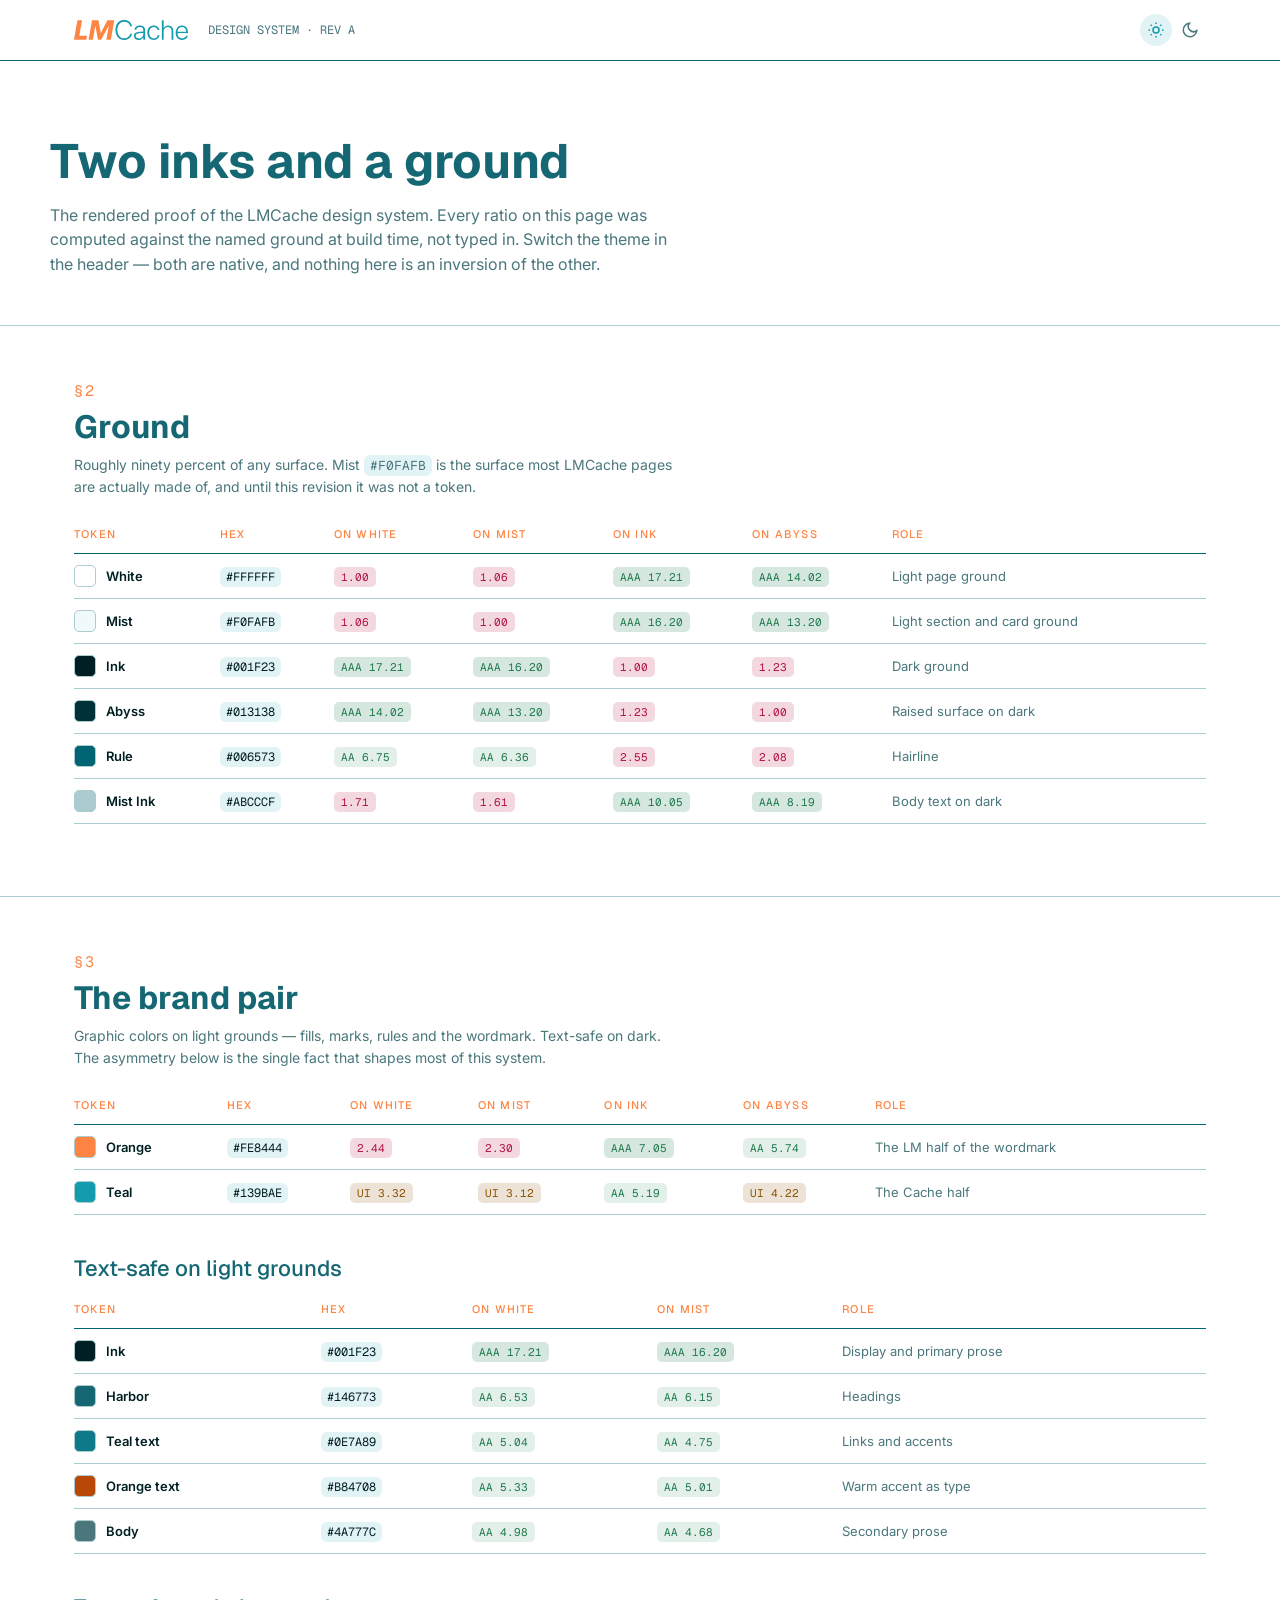
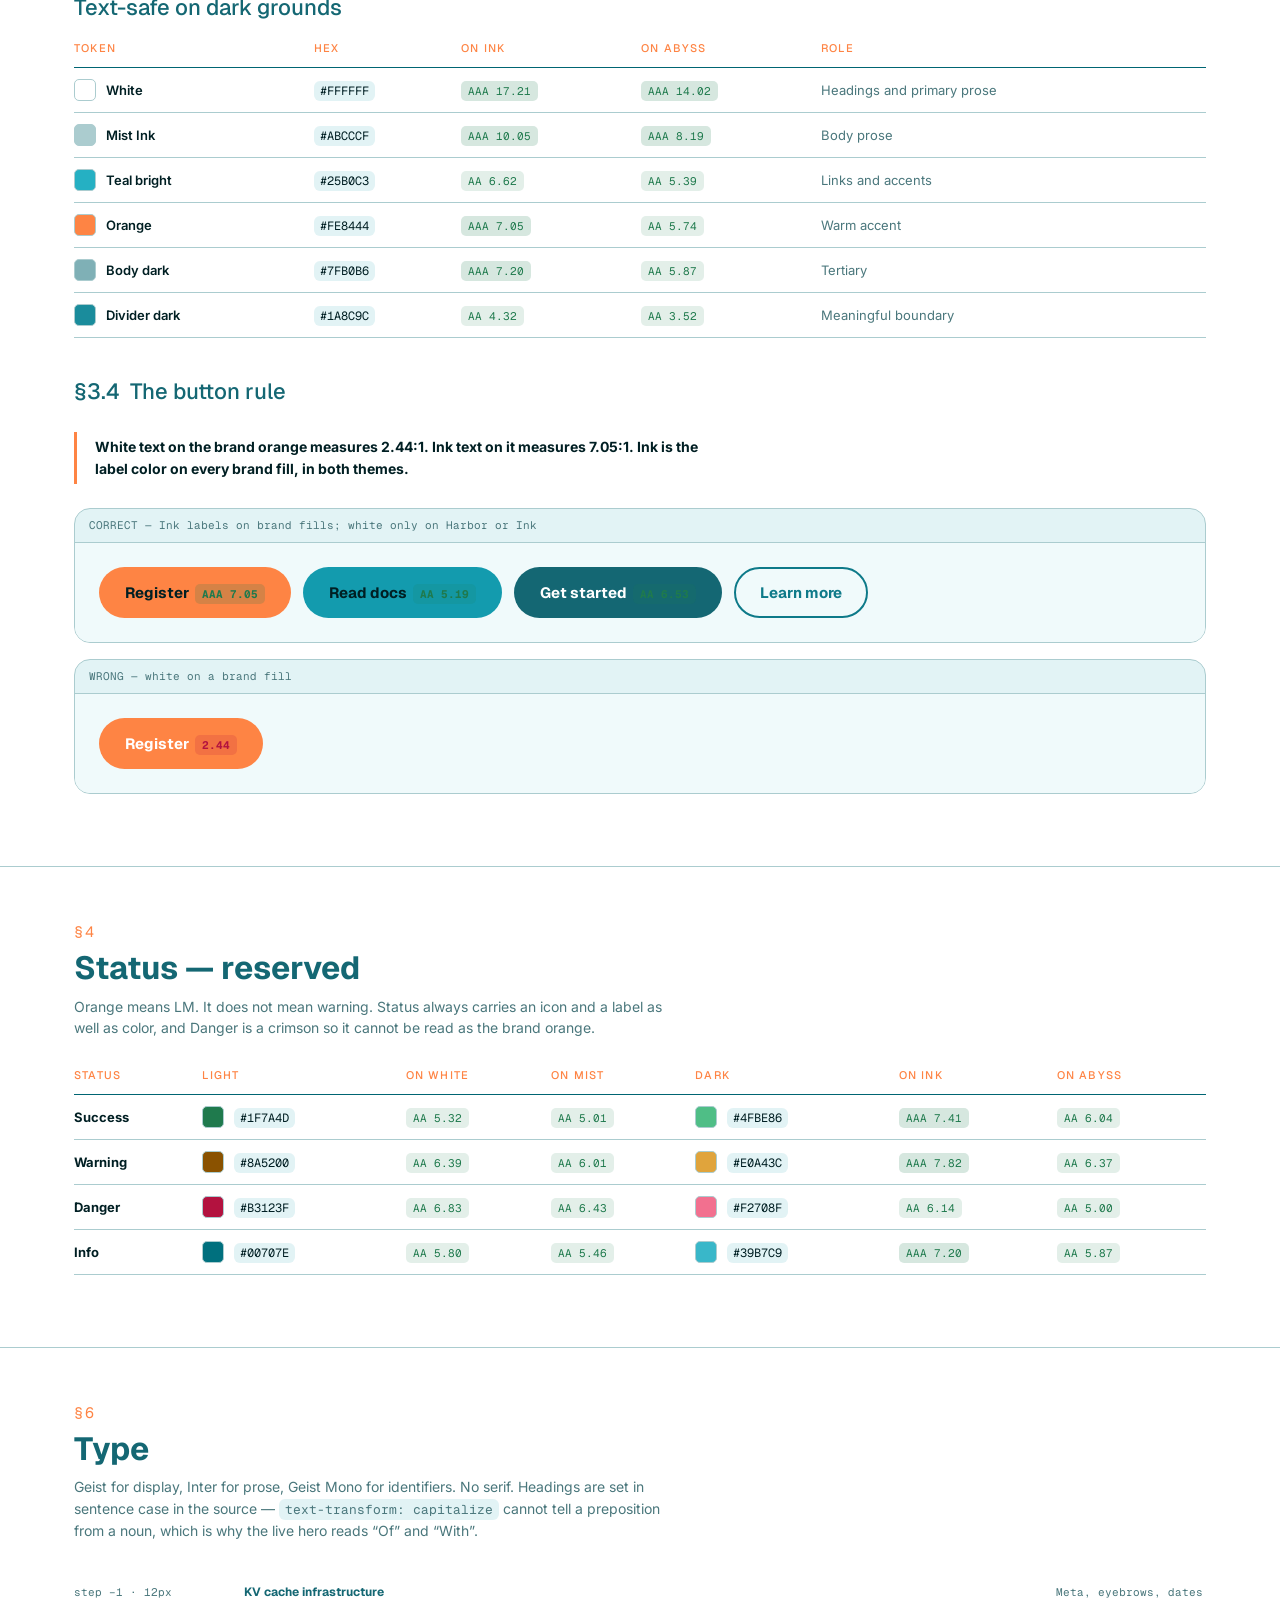
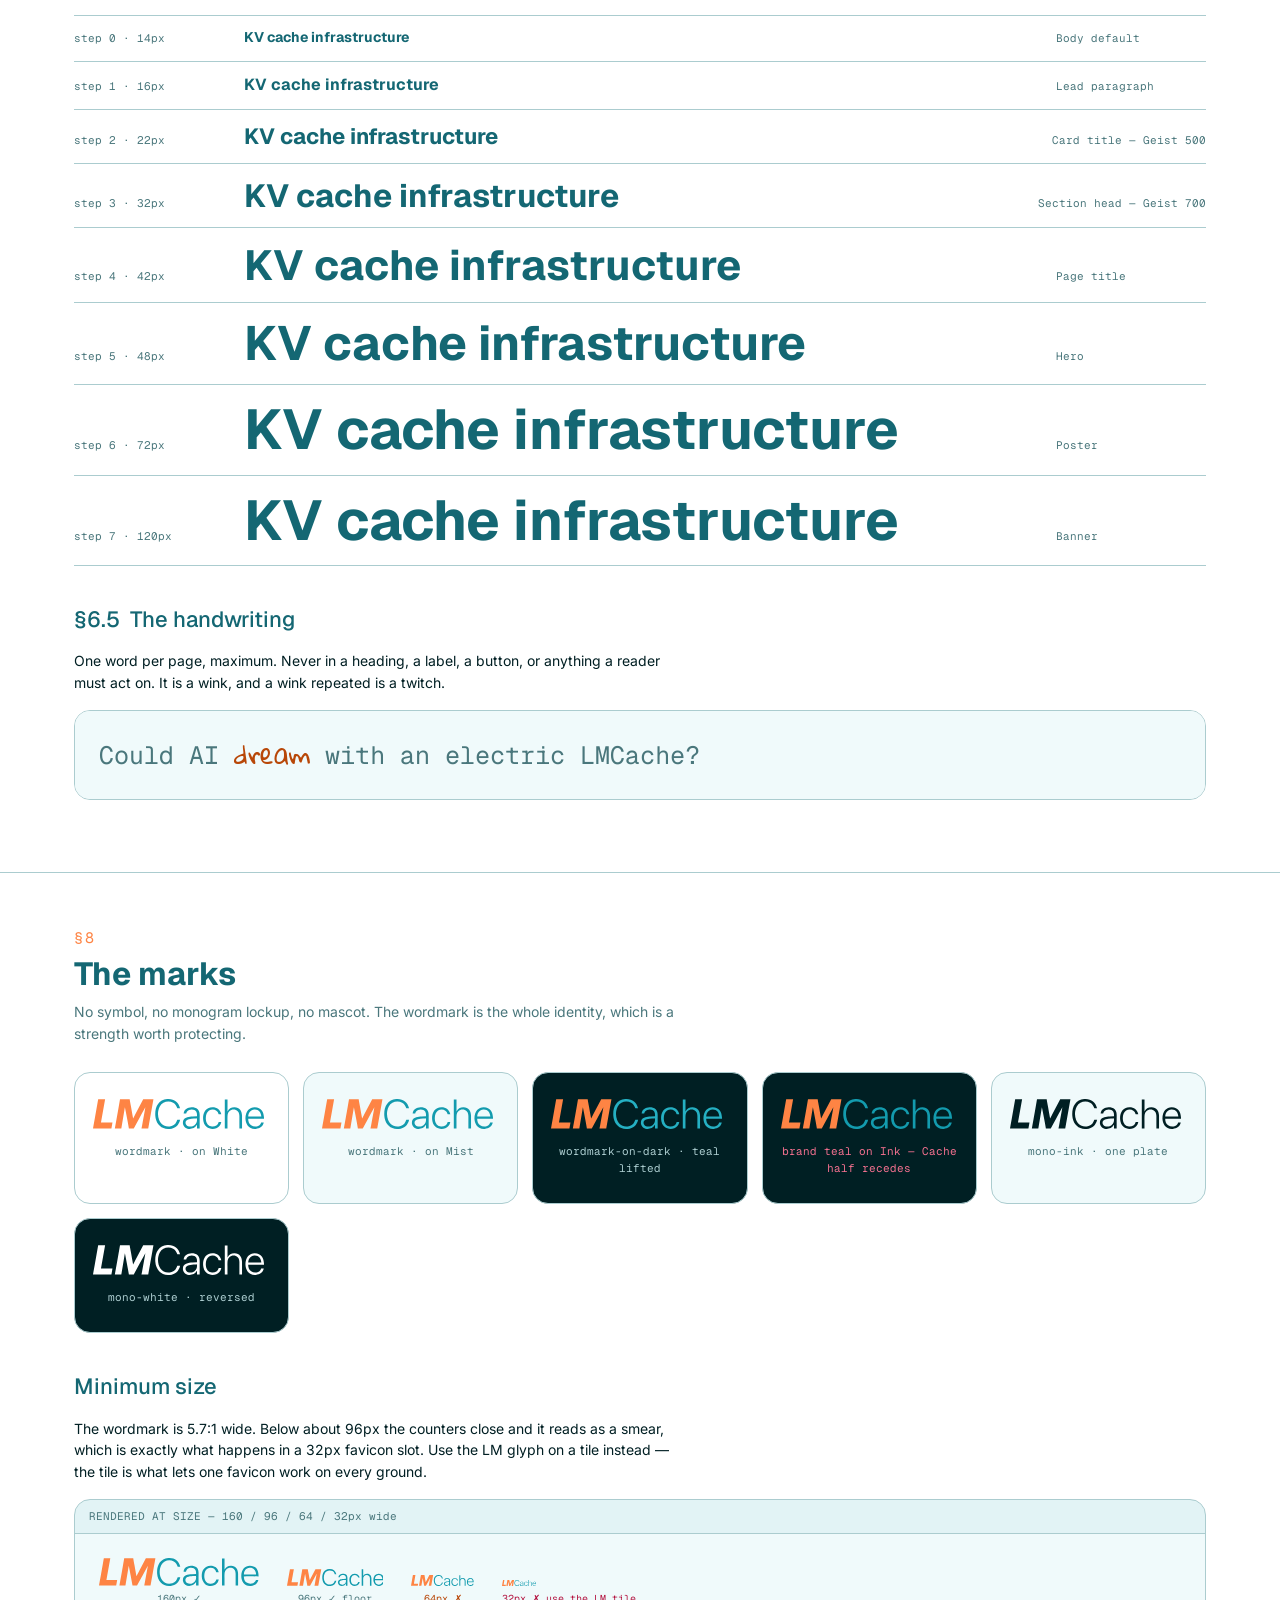
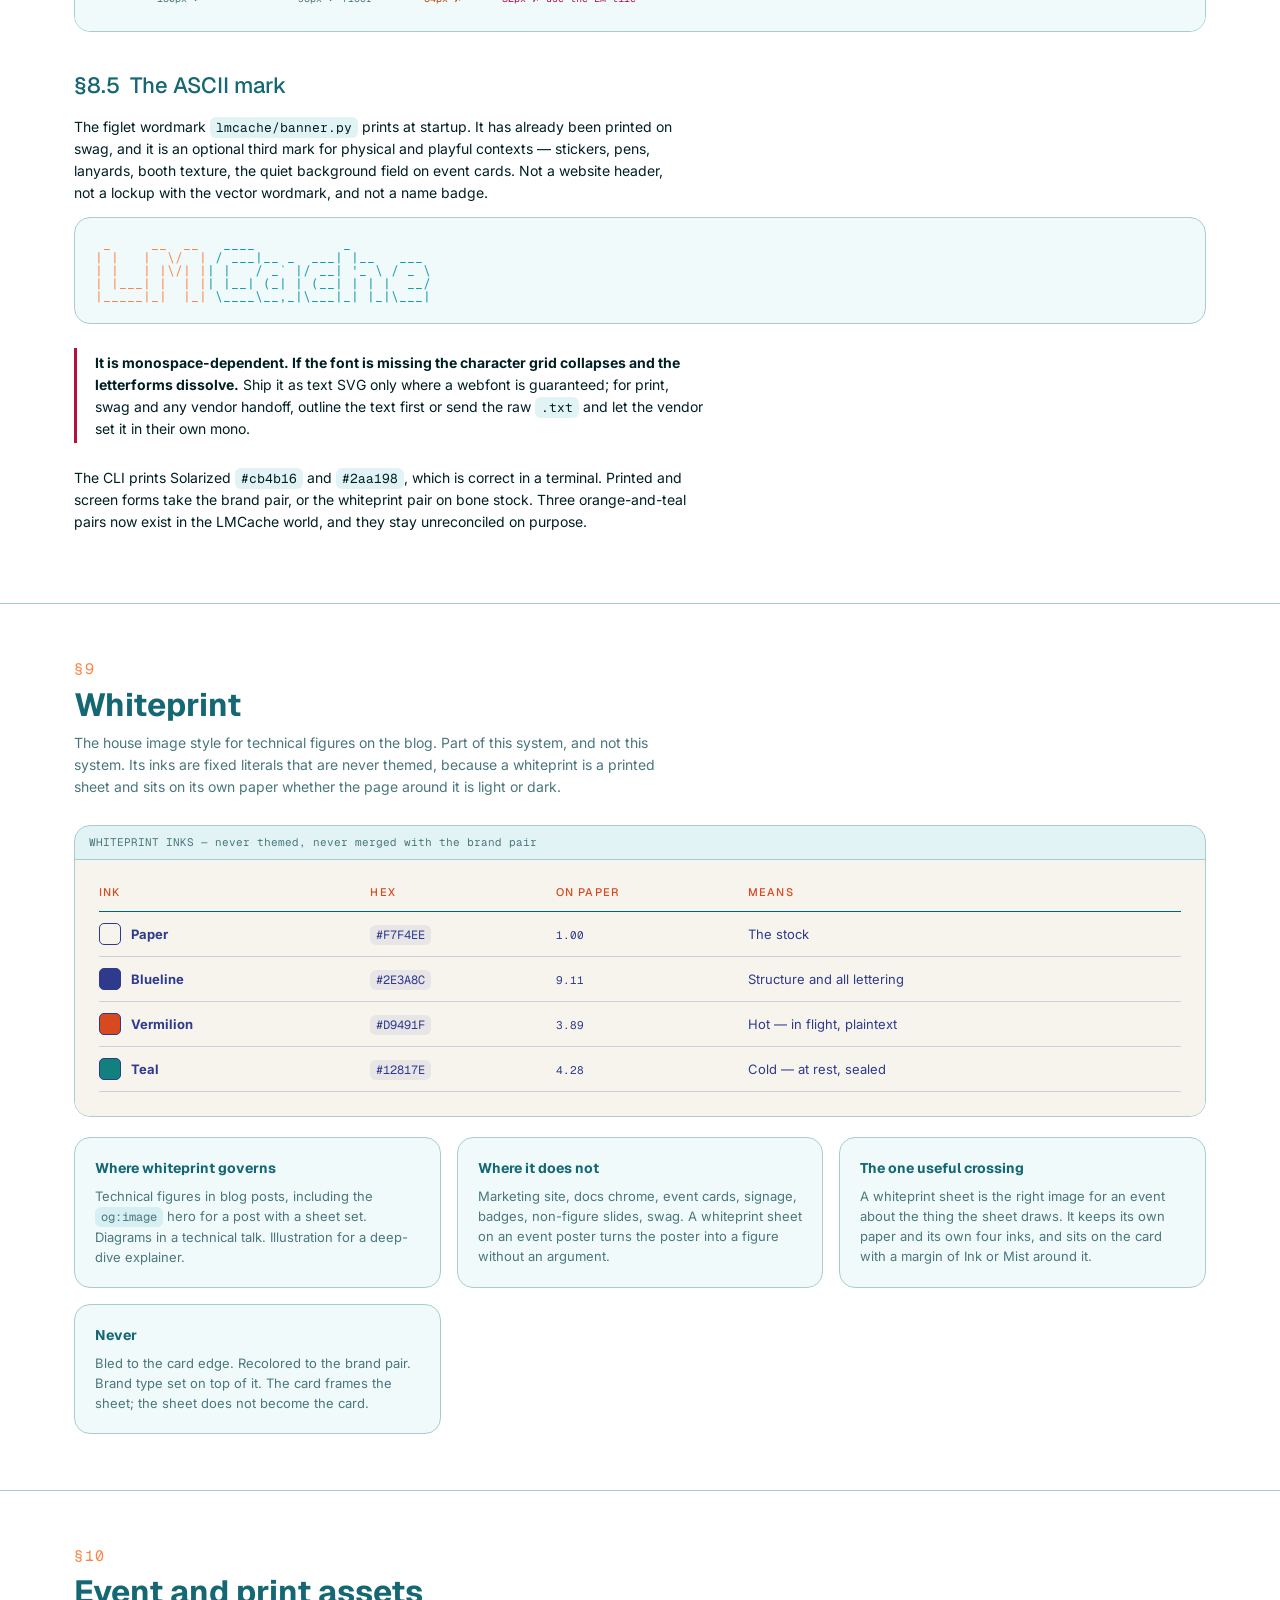
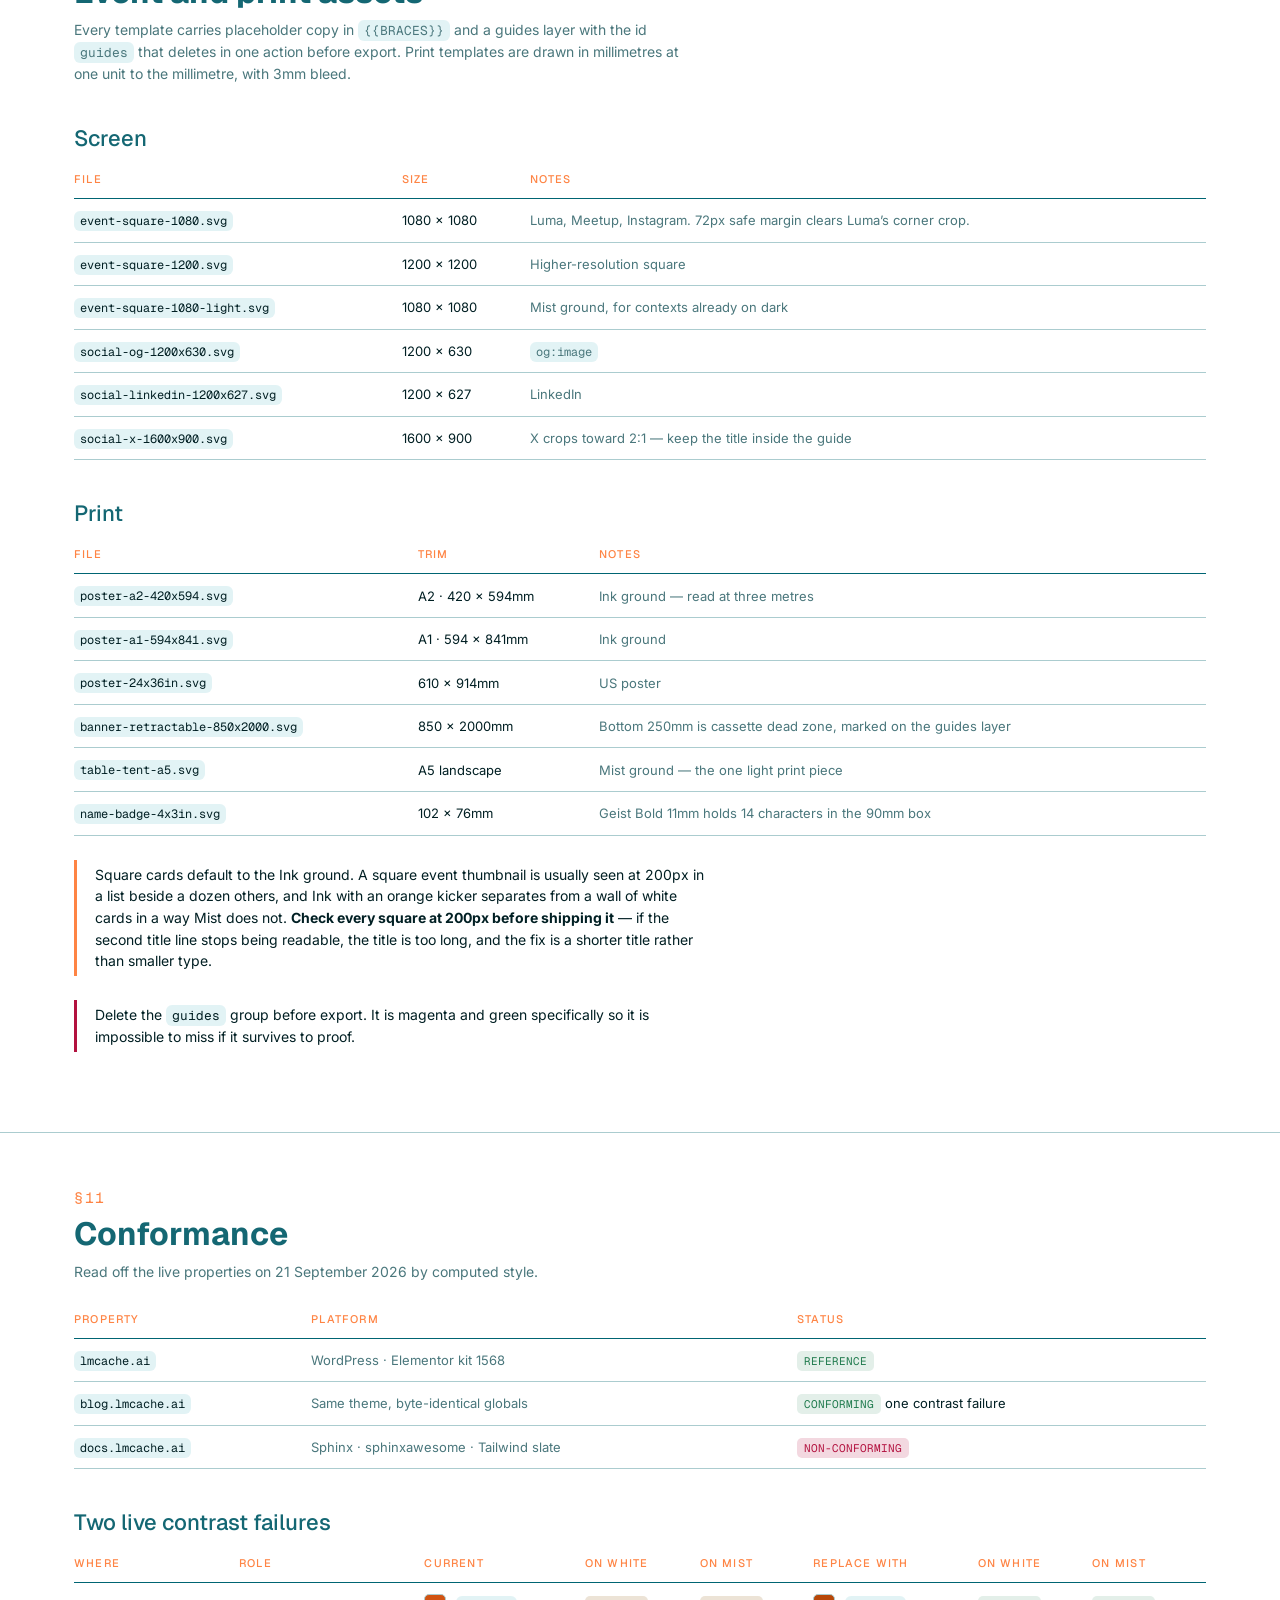
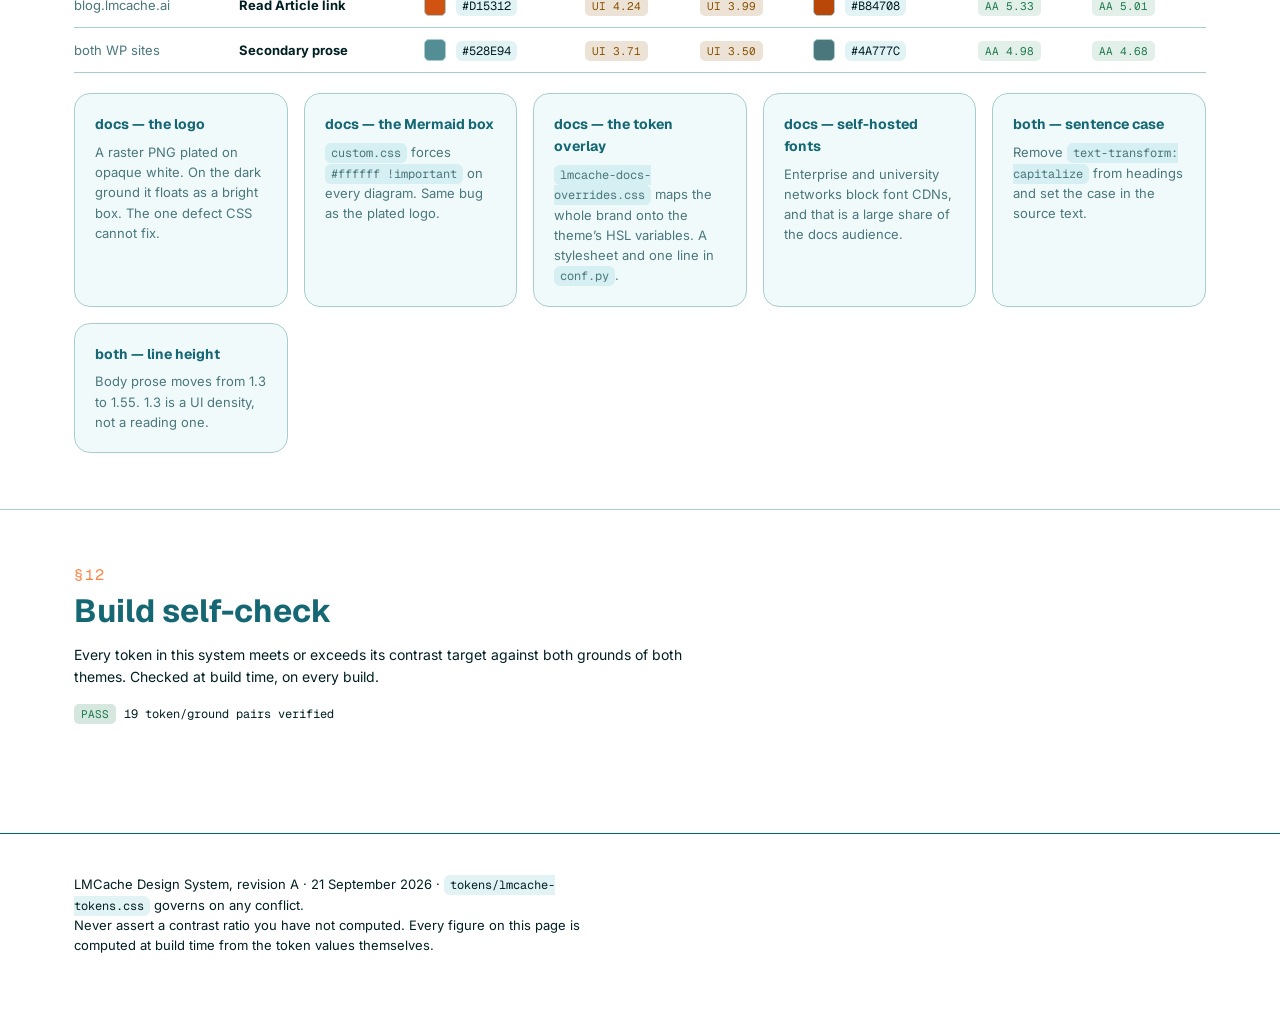
<file: spec-page/index.html>
<!doctype html>
<html lang="en">
<head>
<meta charset="utf-8">
<meta name="viewport" content="width=device-width,initial-scale=1">
<title>LMCache Design System</title>
<meta name="description" content="Rendered proof of the LMCache design system — every swatch, ratio, type step and component in both themes.">
<meta name="theme-color" content="#001F23">
<script>
(function(){try{var s=localStorage.getItem('theme');
var t=(s==='light'||s==='dark')?s:(matchMedia('(prefers-color-scheme: dark)').matches?'dark':'light');
document.documentElement.setAttribute('data-theme',t);}catch(e){}})();
</script>
<link rel="preconnect" href="https://fonts.googleapis.com">
<link rel="preconnect" href="https://fonts.gstatic.com" crossorigin>
<link href="https://fonts.googleapis.com/css2?family=Geist:wght@400;500;700&family=Geist+Mono:wght@400;500&family=Inter:wght@400;600&family=Gloria+Hallelujah&display=swap" rel="stylesheet">
<style>
/* LMCache Design System — normative token values
 * Revision A · 21 September 2026
 * Companion: docs/LMCache-design-system-spec.md
 *
 * This file governs on any conflict. Every contrast figure in the
 * comments is measured, not estimated. If you change a value, measure
 * it against BOTH grounds before using it.
 *
 * Theme contract: the theme class goes on <body> as .light-mode or
 * .dark-mode — this matches what lmcache.ai and blog.lmcache.ai already
 * ship. See lmcache-theme-toggle.js for the switch, and §5 of the spec
 * for why the class is on body rather than html.
 */

/* ─────────────────────────────────────────────────────────────
   1. RAW BRAND VALUES — the two marks. Never redefined by theme.
   ───────────────────────────────────────────────────────────── */
:root {
  --lm-orange:        #FE8444;  /* the LM half of the wordmark */
  --lm-teal:          #139BAE;  /* the Cache half of the wordmark */

  /* Deep teal structure */
  --lm-ink:           #001F23;  /* darkest — dark ground, light-ground display text */
  --lm-abyss:         #013138;  /* raised surface on dark */
  --lm-rule:          #006573;  /* hairline */
  --lm-slate:         #1C616A;
  --lm-harbor:        #146773;  /* light-ground headings */
  --lm-mist-ink:      #ABCCCF;  /* body text on dark */

  /* Grounds */
  --lm-white:         #FFFFFF;
  --lm-mist:          #F0FAFB;  /* the dominant light surface */

  /* Derived text-safe variants — see §3 */
  --lm-teal-text:     #0E7A89;  /* teal as text on light   White 5.04 · Mist 4.75 */
  --lm-orange-text:   #B84708;  /* orange as text on light White 5.33 · Mist 5.01 */
  --lm-body-light:    #4A777C;  /* secondary text on light White 4.98 · Mist 4.68 */
  --lm-teal-bright:   #25B0C3;  /* teal as text on dark    Ink 6.62 · Abyss 5.39 */
  --lm-body-dark:     #7FB0B6;  /* tertiary text on dark   Ink 7.20 · Abyss 5.87 */
  --lm-divider-dark:  #1A8C9C;  /* meaningful boundary on dark Ink 4.32 · Abyss 3.52 */

  /* Tints — fills only, never text */
  --lm-orange-12:     rgba(254,132,68,.12);
  --lm-orange-20:     rgba(254,132,68,.20);
  --lm-teal-12:       rgba(19,155,174,.12);
  --lm-teal-20:       rgba(19,155,174,.20);
}

/* ─────────────────────────────────────────────────────────────
   2. STATUS — reserved. Never borrowed from the brand pair.
   Orange means LM, not warning. Status always carries an icon and
   a label in addition to color.
   ───────────────────────────────────────────────────────────── */
:root {
  --lm-success:       #1F7A4D;  /* White 5.32 · Mist 5.01 */
  --lm-warning:       #8A5200;  /* White 6.39 · Mist 6.01 */
  --lm-danger:        #B3123F;  /* White 6.83 · Mist 6.43 — crimson, so it cannot read as LM orange */
  --lm-info:          #00707E;  /* White 5.80 · Mist 5.46 */

  --lm-success-dark:  #4FBE86;  /* Ink 7.41 · Abyss 6.04 */
  --lm-warning-dark:  #E0A43C;  /* Ink 7.82 · Abyss 6.37 */
  --lm-danger-dark:   #F2708F;  /* Ink 6.14 · Abyss 5.00 */
  --lm-info-dark:     #39B7C9;  /* Ink 7.20 · Abyss 5.87 */
}

/* ─────────────────────────────────────────────────────────────
   3. WHITEPRINT INKS — fixed literals, never themed.
   These are printed sheets. They sit on their own paper on a dark
   page exactly as they do on a light one. See §9.
   ───────────────────────────────────────────────────────────── */
:root {
  --wp-paper:         #F7F4EE;
  --wp-blueline:      #2E3A8C;
  --wp-vermilion:     #D9491F;
  --wp-teal:          #12817E;
}

/* ─────────────────────────────────────────────────────────────
   4. SEMANTIC ROLES — light theme (default)
   ───────────────────────────────────────────────────────────── */
:root,
body.light-mode {
  --bg:               var(--lm-white);
  --bg-raised:        var(--lm-mist);
  --bg-sunken:        var(--lm-mist);
  --surface-accent:   var(--lm-teal-12);

  --fg:               var(--lm-ink);
  --fg-heading:       var(--lm-harbor);
  --fg-secondary:     var(--lm-body-light);
  --fg-link:          var(--lm-teal-text);
  --fg-link-hover:    var(--lm-orange-text);
  --fg-on-fill:       var(--lm-ink);   /* NOT white — see §3.4 */

  --border:           var(--lm-rule);
  --border-soft:      #ABCCCF;
  --focus-ring:       var(--lm-teal);  /* 3.32 on White, 3.12 on Mist */

  --accent:           var(--lm-teal);
  --accent-warm:      var(--lm-orange);

  --status-success:   var(--lm-success);
  --status-warning:   var(--lm-warning);
  --status-danger:    var(--lm-danger);
  --status-info:      var(--lm-info);
}

/* ─────────────────────────────────────────────────────────────
   5. SEMANTIC ROLES — dark theme
   Native, not an inversion. Ink is the ground the brand pair was
   built for: orange reaches 7.05 and teal 6.62 here, against 2.44
   and 3.32 on white.
   ───────────────────────────────────────────────────────────── */
body.dark-mode {
  --bg:               var(--lm-ink);
  --bg-raised:        var(--lm-abyss);
  --bg-sunken:        #001417;
  --surface-accent:   var(--lm-teal-12);

  --fg:               var(--lm-white);
  --fg-heading:       var(--lm-white);
  --fg-secondary:     var(--lm-mist-ink);
  --fg-link:          var(--lm-teal-bright);
  --fg-link-hover:    var(--lm-orange);
  --fg-on-fill:       var(--lm-ink);

  --border:           var(--lm-divider-dark);
  --border-soft:      var(--lm-rule);
  --focus-ring:       var(--lm-teal);  /* 5.19 on Ink, 4.22 on Abyss */

  --accent:           var(--lm-teal-bright);
  --accent-warm:      var(--lm-orange);

  --status-success:   var(--lm-success-dark);
  --status-warning:   var(--lm-warning-dark);
  --status-danger:    var(--lm-danger-dark);
  --status-info:      var(--lm-info-dark);
}

/* Unstamped default: honor the OS before any choice is stored.
   The live sites skip this and hard-default to light — see §5.3. */
@media (prefers-color-scheme: dark) {
  body:not(.light-mode):not(.dark-mode) {
    --bg: var(--lm-ink);          --bg-raised: var(--lm-abyss);
    --bg-sunken: #001417;         --fg: var(--lm-white);
    --fg-heading: var(--lm-white);--fg-secondary: var(--lm-mist-ink);
    --fg-link: var(--lm-teal-bright); --fg-link-hover: var(--lm-orange);
    --border: var(--lm-divider-dark); --border-soft: var(--lm-rule);
    --accent: var(--lm-teal-bright);
    --status-success: var(--lm-success-dark); --status-warning: var(--lm-warning-dark);
    --status-danger:  var(--lm-danger-dark);  --status-info:    var(--lm-info-dark);
  }
}

/* ─────────────────────────────────────────────────────────────
   6. TYPE
   ───────────────────────────────────────────────────────────── */
:root {
  --font-display: "Geist", ui-sans-serif, system-ui, -apple-system, "Segoe UI", sans-serif;
  --font-body:    "Inter", ui-sans-serif, system-ui, -apple-system, "Segoe UI", sans-serif;
  --font-mono:    "Geist Mono", "IBM Plex Mono", ui-monospace, SFMono-Regular, Menlo, monospace;
  --font-hand:    "Gloria Hallelujah", cursive;  /* one word per page, maximum — §6.5 */

  /* Scale — measured off lmcache.ai, extended at both ends */
  --step--1: 0.75rem;   /* 12px  meta, eyebrows */
  --step-0:  0.875rem;  /* 14px  body default   */
  --step-1:  1rem;      /* 16px  lead paragraph */
  --step-2:  1.375rem;  /* 22px  card title     */
  --step-3:  2rem;      /* 32px  section head   */
  --step-4:  2.625rem;  /* 42px  page title     */
  --step-5:  3rem;      /* 48px  hero           */
  --step-6:  4.5rem;    /* 72px  poster / signage */
  --step-7:  7.5rem;    /* 120px banner        */

  --lh-tight: 1.2;
  --lh-snug:  1.3;
  --lh-body:  1.55;   /* NOT 1.3 — see §6.3 */

  --ls-caps: 0.11em;
}

/* ─────────────────────────────────────────────────────────────
   7. SPACE, RADIUS, RULES
   ───────────────────────────────────────────────────────────── */
:root {
  --space-1: 4px;  --space-2: 8px;  --space-3: 12px; --space-4: 16px;
  --space-5: 24px; --space-6: 32px; --space-7: 48px; --space-8: 64px;
  --space-9: 96px; --space-10: 144px;

  --radius-sm: 8px;
  --radius:    16px;   /* the card radius in use across both WP sites */
  --radius-lg: 20px;
  --radius-pill: 999px;

  --measure: 68ch;
  --container: 1400px;
  --container-prose: 800px;

  --hairline: 1px;
}

/* ─────────────────────────────────────────────────────────────
   8. BASE — a body that paints its own ground.
   A transparent body borrows whatever the host paints.
   ───────────────────────────────────────────────────────────── */
body {
  background: var(--bg);
  color: var(--fg);
  font-family: var(--font-body);
  font-size: var(--step-0);
  line-height: var(--lh-body);
}
:focus-visible {
  outline: 2px solid var(--focus-ring);
  outline-offset: 2px;
}

</style>
<style>
  *,*::before,*::after{box-sizing:border-box}
  body{margin:0}
  .wrap{max-width:1180px;margin:0 auto;padding:0 24px}
  .wm{display:block;width:auto}

  header.sp{position:sticky;top:0;z-index:20;background:var(--bg);
    border-bottom:1px solid var(--border);padding:14px 0}
  header.sp .wrap{display:flex;align-items:center;gap:20px}
  header.sp .tag{font-family:var(--font-mono);font-size:12px;color:var(--fg-secondary)}
  .spacer{flex:1}
  .themeswitch{display:flex;gap:2px}
  .themeswitch button{background:none;border:0;padding:7px;border-radius:999px;cursor:pointer;
    color:var(--fg-secondary);line-height:0}
  .themeswitch button[aria-pressed="true"]{background:var(--surface-accent);color:var(--accent)}

  .hero{padding:72px 0 48px}
  h1{font-family:var(--font-display);font-weight:700;font-size:clamp(2rem,6vw,48px);
    line-height:1.2;margin:0 0 12px;color:var(--fg-heading)}
  .lede{font-size:16px;color:var(--fg-secondary);max-width:62ch;line-height:1.55;margin:0}

  section{padding:56px 0;border-top:1px solid var(--border-soft)}
  h2{font-family:var(--font-display);font-weight:700;font-size:32px;line-height:1.2;
    color:var(--fg-heading);margin:0 0 8px}
  h2 .num{font-family:var(--font-mono);font-size:15px;font-weight:400;color:var(--accent-warm);
    display:block;margin-bottom:8px;letter-spacing:.11em}
  h3{font-family:var(--font-display);font-weight:500;font-size:22px;color:var(--fg-heading);
    margin:36px 0 12px}
  p{line-height:1.55;max-width:68ch;color:var(--fg)}
  p.sub{color:var(--fg-secondary);margin:0 0 28px}
  a{color:var(--fg-link)}
  code{font-family:var(--font-mono);font-size:.92em;background:var(--surface-accent);
    padding:2px 6px;border-radius:6px}

  table{width:100%;border-collapse:collapse;margin:16px 0;font-size:13px}
  th{text-align:left;font-family:var(--font-display);font-size:11px;letter-spacing:.11em;
    text-transform:uppercase;color:var(--accent-warm);font-weight:500;
    padding:0 10px 10px 0;border-bottom:1px solid var(--border)}
  td{padding:11px 10px 11px 0;border-bottom:1px solid var(--border-soft);vertical-align:middle}
  td.note{color:var(--fg-secondary)}
  td.sw b{font-weight:600}
  .chip{display:inline-block;width:22px;height:22px;border-radius:5px;margin-right:10px;
    vertical-align:-6px;border:1px solid var(--border-soft)}
  .r{font-family:var(--font-mono);font-size:11px;padding:3px 7px;border-radius:5px;white-space:nowrap}
  .r.aaa{background:rgba(31,122,77,.18);color:var(--status-success)}
  .r.aa {background:rgba(31,122,77,.12);color:var(--status-success)}
  .r.ui {background:rgba(138,82,0,.16);color:var(--status-warning)}
  .r.no {background:rgba(179,18,63,.16);color:var(--status-danger)}

  .grid{display:grid;gap:16px}
  .g2{grid-template-columns:repeat(auto-fit,minmax(300px,1fr))}
  .g3{grid-template-columns:repeat(auto-fit,minmax(210px,1fr))}
  .card{background:var(--bg-raised);border:1px solid var(--border-soft);
    border-radius:var(--radius);padding:20px}
  .card h4{font-family:var(--font-display);font-size:14px;margin:0 0 6px;color:var(--fg-heading)}
  .card p{font-size:13px;color:var(--fg-secondary);margin:0}

  .demo{border:1px solid var(--border-soft);border-radius:var(--radius);overflow:hidden;
    margin:16px 0}
  .demo .bar{font-family:var(--font-mono);font-size:11px;padding:8px 14px;
    background:var(--surface-accent);color:var(--fg-secondary);
    border-bottom:1px solid var(--border-soft)}
  .demo .body{padding:24px}
  .onlight{background:#F0FAFB;color:#001F23}
  .ondark {background:#001F23;color:#FFFFFF}

  .btn{display:inline-block;font-family:var(--font-display);font-weight:700;font-size:15px;
    padding:12px 24px;border-radius:999px;text-decoration:none;border:2px solid transparent;
    cursor:pointer}
  .btn-primary{background:#FE8444;color:#001F23}
  .btn-teal{background:#139BAE;color:#001F23}
  .btn-solid{background:#146773;color:#FFFFFF}
  .btn-ghost{background:transparent;border-color:currentColor}
  .btn-bad{background:#FE8444;color:#FFFFFF}
  .btnrow{display:flex;gap:12px;flex-wrap:wrap;align-items:center}

  .typerow{display:flex;align-items:baseline;gap:20px;padding:14px 0;
    border-bottom:1px solid var(--border-soft)}
  .typerow .meta{font-family:var(--font-mono);font-size:11px;color:var(--fg-secondary);
    min-width:150px;flex:0 0 auto}
  .typerow .samp{font-family:var(--font-display);font-weight:700;color:var(--fg-heading);
    line-height:1.1;overflow:hidden;white-space:nowrap;text-overflow:ellipsis}

  .asciibox{font-family:var(--font-mono);font-size:13px;line-height:1;white-space:pre;
    overflow-x:auto;padding:20px;background:var(--bg-raised);border-radius:var(--radius);
    border:1px solid var(--border-soft)}
  .asciibox .lm{color:var(--accent-warm)}
  .asciibox .ca{color:var(--accent)}

  .marks{display:grid;grid-template-columns:repeat(auto-fit,minmax(200px,1fr));gap:14px}
  .markcell{border:1px solid var(--border-soft);border-radius:var(--radius);
    padding:26px 18px;text-align:center}
  .markcell .cap{font-family:var(--font-mono);font-size:11px;color:var(--fg-secondary);
    margin-top:14px;display:block}

  .callout{border-left:3px solid var(--accent-warm);padding:4px 0 4px 18px;margin:24px 0}
  .callout p{margin:0}
  .callout.bad{border-left-color:var(--status-danger)}

  footer.sp{border-top:1px solid var(--border);padding:40px 0 64px;margin-top:40px;
    color:var(--fg-secondary);font-size:13px}
</style>
</head>
<body>

<header class="sp"><div class="wrap">
  <svg class="wm" viewBox="0 0 114 20" height="20" role="img" aria-label="LMCache"><path fill="var(--accent-warm)" d="M33.4728 0.202824C35.7345 0.225346 38.0301 0.202824 40.2918 0.202824L36.8201 19.6848H32.3194C32.5908 18.4911 32.8283 16.9708 33.0544 15.7546L34.4227 8.26589C34.6037 7.34246 34.7733 6.44156 34.909 5.50688C32.2855 10.169 29.7637 15.0001 27.1627 19.6961H23.9285C23.137 15.1015 22.1984 10.0001 21.2598 5.45057L18.885 19.6961H14.5652C15.696 13.2546 16.9739 6.64426 18.0029 0.214085H24.46C24.641 1.61048 25.0594 3.62625 25.3195 5.07895C25.7831 7.6803 26.2355 10.3717 26.7443 12.9618C27.4341 11.8582 28.3388 9.95508 28.9834 8.7276L33.4728 0.202824Z"/><path fill="var(--accent-warm)" d="M3.44906 0.202824H8.0742L5.30364 15.6983H12.982L12.2809 19.6848C8.22121 19.6398 4.07102 19.6848 0 19.6848C0.327944 17.5789 0.78028 15.2591 1.16477 13.1308L3.44906 0.202824Z"/><path fill="var(--accent)" d="M49.4515 0.0226519C53.8957 -0.25888 57.0056 1.89202 58.0572 6.22761H56.214C55.7051 4.63977 54.97 3.25463 53.4434 2.44382C50.3336 0.822201 46.206 1.77941 44.5211 4.97761C41.4452 10.8222 44.4306 20.2479 52.437 17.9844C54.5856 17.2524 55.5242 15.7772 56.214 13.7614H58.0685C57.3335 17.2862 54.8117 19.6172 51.2157 19.9551C45.6858 20.4731 41.988 16.7006 41.5583 11.3627C41.1059 5.81094 43.345 0.574454 49.4742 0.0226519H49.4515Z"/><path fill="var(--accent)" d="M87.8888 0.292919H89.6756V8.26589C90.7272 6.32896 92.0277 5.52941 94.2215 5.48436C97.7611 5.41679 99.4347 8.23211 99.3555 11.419C99.3329 12.2299 99.3555 13.142 99.3555 13.9754V19.7073H97.5914V11.3177C97.5123 10.0902 97.3766 9.03166 96.4606 8.10823C95.0018 6.63301 92.3443 6.7231 90.9082 8.15328C90.3767 8.69382 89.9922 9.3695 89.8226 10.1127C89.5851 11.1263 89.6529 13.0069 89.6529 14.1105V19.7073H87.8662V0.292919H87.8888Z"/><path fill="var(--accent)" d="M79.5999 5.46183C82.7889 5.50687 84.7566 6.94831 85.5368 10.0902H83.7727C82.6758 5.99111 77.1121 6.0812 75.6985 9.8875C74.6242 12.7816 75.1218 17.3875 78.6839 18.2434C79.9279 18.5474 81.1718 18.3222 82.2574 17.6465C83.1621 16.9371 83.4561 16.3627 83.784 15.3042H85.5368C85.2881 16.3627 85.0167 17.151 84.2929 18.0069C82.2348 20.428 78.0394 20.5857 75.6759 18.5249C74.2171 17.2298 73.5273 15.3943 73.4142 13.4798C73.1541 9.17804 75.0087 5.75462 79.5999 5.46183Z"/><path fill="var(--accent)" d="M112.1 15.6871C111.987 15.9686 111.84 16.3515 111.693 16.5992C110.291 18.6037 107.43 18.919 105.428 17.5789C103.924 16.5654 103.551 14.8425 103.449 13.142C106.955 13.097 110.506 13.1307 114.011 13.1307C114.011 8.97534 112.62 5.56318 107.769 5.46183C106.061 5.57444 104.501 6.05867 103.427 7.39876C99.8418 11.8244 101.674 20.5632 108.549 19.9325C111.252 19.6848 113.208 18.3785 113.842 15.7096C113.299 15.7096 112.632 15.7096 112.1 15.6983V15.6871ZM107.611 7.04966C110.596 6.88074 111.976 9.04291 112.225 11.7231H108.289H103.483C103.709 9.16678 104.897 7.3312 107.622 7.04966H107.611Z"/><path fill="var(--accent)" d="M65.8374 5.45055C65.7809 5.45055 65.7357 5.45055 65.6904 5.45055C63.0216 5.60821 60.6808 6.76812 60.432 9.74109H62.1283C62.2753 9.20055 62.3771 8.84019 62.7163 8.37848C64.0281 6.58794 67.7486 6.48659 68.902 8.51362C69.3996 9.40326 69.3544 10.4956 69.343 11.4979L66.3689 11.678C63.4853 11.8582 59.7196 12.1735 59.9458 16.1037C59.9458 16.2163 59.9571 16.3289 59.9684 16.4303C60.8391 20.9573 67.104 20.946 69.1621 17.3762C69.2186 17.2749 69.2752 17.1848 69.3317 17.0834C69.3317 17.9506 69.3317 18.8177 69.3317 19.696H71.1072V13.1082C71.1072 11.0024 71.4577 8.44605 69.818 6.83569C68.755 5.79965 67.2849 5.45055 65.8374 5.45055ZM66.4707 18.1645C65.3173 18.5587 64.0507 18.4686 62.9538 17.9168C61.8682 17.2749 61.4159 15.9911 61.8908 14.865C62.7502 12.8154 66.8552 13.0406 68.7211 12.9168L69.0943 12.8942C69.1847 12.9618 69.2413 12.9618 69.2639 13.0857C69.7388 15.3267 68.5628 17.4551 66.4594 18.1645H66.4707Z"/></svg>
  <span class="tag">DESIGN SYSTEM · REV A</span>
  <span class="spacer"></span>
  <div class="themeswitch">
    <button type="button" data-theme-set="light" aria-pressed="false" aria-label="Use light theme"><svg width="18" height="18" viewBox="0 0 24 24" fill="none" stroke="currentColor" stroke-width="2" aria-hidden="true"><circle cx="12" cy="12" r="4"/><path d="M12 2v2M12 20v2M4.9 4.9l1.4 1.4M17.7 17.7l1.4 1.4M2 12h2M20 12h2M4.9 19.1l1.4-1.4M17.7 6.3l1.4-1.4"/></svg></button>
    <button type="button" data-theme-set="dark" aria-pressed="false" aria-label="Use dark theme"><svg width="18" height="18" viewBox="0 0 24 24" fill="none" stroke="currentColor" stroke-width="2" aria-hidden="true"><path d="M21 12.8A9 9 0 1111.2 3a7 7 0 009.8 9.8z"/></svg></button>
  </div>
</div></header>

<main>
<div class="wrap hero">
  <h1>Two inks and a ground</h1>
  <p class="lede">The rendered proof of the LMCache design system. Every ratio on this page was
  computed against the named ground at build time, not typed in. Switch the theme in the header —
  both are native, and nothing here is an inversion of the other.</p>
</div>

<section><div class="wrap"><h2><span class="num">§2</span>Ground</h2>
<p class="sub">Roughly ninety percent of any surface. Mist <code>#F0FAFB</code> is the surface most LMCache pages are actually made of, and until this revision it was not a token.</p>
<table><thead><tr><th>Token</th><th>Hex</th><th>on White</th><th>on Mist</th><th>on Ink</th><th>on Abyss</th><th>Role</th></tr></thead><tbody>
<tr><td class="sw"><span class="chip" style="background:#FFFFFF"></span><b>White</b></td><td><code>#FFFFFF</code></td><td><span class="r no">1.00</span></td><td><span class="r no">1.06</span></td><td><span class="r aaa">AAA 17.21</span></td><td><span class="r aaa">AAA 14.02</span></td><td class="note">Light page ground</td></tr>
<tr><td class="sw"><span class="chip" style="background:#F0FAFB"></span><b>Mist</b></td><td><code>#F0FAFB</code></td><td><span class="r no">1.06</span></td><td><span class="r no">1.00</span></td><td><span class="r aaa">AAA 16.20</span></td><td><span class="r aaa">AAA 13.20</span></td><td class="note">Light section and card ground</td></tr>
<tr><td class="sw"><span class="chip" style="background:#001F23"></span><b>Ink</b></td><td><code>#001F23</code></td><td><span class="r aaa">AAA 17.21</span></td><td><span class="r aaa">AAA 16.20</span></td><td><span class="r no">1.00</span></td><td><span class="r no">1.23</span></td><td class="note">Dark ground</td></tr>
<tr><td class="sw"><span class="chip" style="background:#013138"></span><b>Abyss</b></td><td><code>#013138</code></td><td><span class="r aaa">AAA 14.02</span></td><td><span class="r aaa">AAA 13.20</span></td><td><span class="r no">1.23</span></td><td><span class="r no">1.00</span></td><td class="note">Raised surface on dark</td></tr>
<tr><td class="sw"><span class="chip" style="background:#006573"></span><b>Rule</b></td><td><code>#006573</code></td><td><span class="r aa">AA 6.75</span></td><td><span class="r aa">AA 6.36</span></td><td><span class="r no">2.55</span></td><td><span class="r no">2.08</span></td><td class="note">Hairline</td></tr>
<tr><td class="sw"><span class="chip" style="background:#ABCCCF"></span><b>Mist Ink</b></td><td><code>#ABCCCF</code></td><td><span class="r no">1.71</span></td><td><span class="r no">1.61</span></td><td><span class="r aaa">AAA 10.05</span></td><td><span class="r aaa">AAA 8.19</span></td><td class="note">Body text on dark</td></tr>
</tbody></table></div></section>
<section><div class="wrap"><h2><span class="num">§3</span>The brand pair</h2>
<p class="sub">Graphic colors on light grounds — fills, marks, rules and the wordmark. Text-safe on dark. The asymmetry below is the single fact that shapes most of this system.</p>
<table><thead><tr><th>Token</th><th>Hex</th><th>on White</th><th>on Mist</th><th>on Ink</th><th>on Abyss</th><th>Role</th></tr></thead><tbody>
<tr><td class="sw"><span class="chip" style="background:#FE8444"></span><b>Orange</b></td><td><code>#FE8444</code></td><td><span class="r no">2.44</span></td><td><span class="r no">2.30</span></td><td><span class="r aaa">AAA 7.05</span></td><td><span class="r aa">AA 5.74</span></td><td class="note">The LM half of the wordmark</td></tr>
<tr><td class="sw"><span class="chip" style="background:#139BAE"></span><b>Teal</b></td><td><code>#139BAE</code></td><td><span class="r ui">UI 3.32</span></td><td><span class="r ui">UI 3.12</span></td><td><span class="r aa">AA 5.19</span></td><td><span class="r ui">UI 4.22</span></td><td class="note">The Cache half</td></tr>
</tbody></table>
<h3>Text-safe on light grounds</h3>
<table><thead><tr><th>Token</th><th>Hex</th><th>on White</th><th>on Mist</th><th>Role</th></tr></thead><tbody>
<tr><td class="sw"><span class="chip" style="background:#001F23"></span><b>Ink</b></td><td><code>#001F23</code></td><td><span class="r aaa">AAA 17.21</span></td><td><span class="r aaa">AAA 16.20</span></td><td class="note">Display and primary prose</td></tr>
<tr><td class="sw"><span class="chip" style="background:#146773"></span><b>Harbor</b></td><td><code>#146773</code></td><td><span class="r aa">AA 6.53</span></td><td><span class="r aa">AA 6.15</span></td><td class="note">Headings</td></tr>
<tr><td class="sw"><span class="chip" style="background:#0E7A89"></span><b>Teal text</b></td><td><code>#0E7A89</code></td><td><span class="r aa">AA 5.04</span></td><td><span class="r aa">AA 4.75</span></td><td class="note">Links and accents</td></tr>
<tr><td class="sw"><span class="chip" style="background:#B84708"></span><b>Orange text</b></td><td><code>#B84708</code></td><td><span class="r aa">AA 5.33</span></td><td><span class="r aa">AA 5.01</span></td><td class="note">Warm accent as type</td></tr>
<tr><td class="sw"><span class="chip" style="background:#4A777C"></span><b>Body</b></td><td><code>#4A777C</code></td><td><span class="r aa">AA 4.98</span></td><td><span class="r aa">AA 4.68</span></td><td class="note">Secondary prose</td></tr>
</tbody></table>
<h3>Text-safe on dark grounds</h3>
<table><thead><tr><th>Token</th><th>Hex</th><th>on Ink</th><th>on Abyss</th><th>Role</th></tr></thead><tbody>
<tr><td class="sw"><span class="chip" style="background:#FFFFFF"></span><b>White</b></td><td><code>#FFFFFF</code></td><td><span class="r aaa">AAA 17.21</span></td><td><span class="r aaa">AAA 14.02</span></td><td class="note">Headings and primary prose</td></tr>
<tr><td class="sw"><span class="chip" style="background:#ABCCCF"></span><b>Mist Ink</b></td><td><code>#ABCCCF</code></td><td><span class="r aaa">AAA 10.05</span></td><td><span class="r aaa">AAA 8.19</span></td><td class="note">Body prose</td></tr>
<tr><td class="sw"><span class="chip" style="background:#25B0C3"></span><b>Teal bright</b></td><td><code>#25B0C3</code></td><td><span class="r aa">AA 6.62</span></td><td><span class="r aa">AA 5.39</span></td><td class="note">Links and accents</td></tr>
<tr><td class="sw"><span class="chip" style="background:#FE8444"></span><b>Orange</b></td><td><code>#FE8444</code></td><td><span class="r aaa">AAA 7.05</span></td><td><span class="r aa">AA 5.74</span></td><td class="note">Warm accent</td></tr>
<tr><td class="sw"><span class="chip" style="background:#7FB0B6"></span><b>Body dark</b></td><td><code>#7FB0B6</code></td><td><span class="r aaa">AAA 7.20</span></td><td><span class="r aa">AA 5.87</span></td><td class="note">Tertiary</td></tr>
<tr><td class="sw"><span class="chip" style="background:#1A8C9C"></span><b>Divider dark</b></td><td><code>#1A8C9C</code></td><td><span class="r aa">AA 4.32</span></td><td><span class="r aa">AA 3.52</span></td><td class="note">Meaningful boundary</td></tr>
</tbody></table>
<h3>§3.4 &nbsp;The button rule</h3>
<div class="callout"><p><b>White text on the brand orange measures 2.44:1.
Ink text on it measures 7.05:1. Ink is the label color on every brand fill,
in both themes.</b></p></div>
<div class="demo"><div class="bar">CORRECT — Ink labels on brand fills; white only on Harbor or Ink</div>
<div class="body onlight"><div class="btnrow">
<a class="btn btn-primary" href="#">Register &nbsp;<span class="r aaa">AAA 7.05</span></a>
<a class="btn btn-teal" href="#">Read docs &nbsp;<span class="r aa">AA 5.19</span></a>
<a class="btn btn-solid" href="#">Get started &nbsp;<span class="r aa">AA 6.53</span></a>
<a class="btn btn-ghost" href="#" style="color:#0E7A89">Learn more</a>
</div></div></div>
<div class="demo"><div class="bar">WRONG — white on a brand fill</div>
<div class="body onlight"><div class="btnrow">
<a class="btn btn-bad" href="#">Register &nbsp;<span class="r no">2.44</span></a>
</div></div></div>
</div></section>
<section><div class="wrap"><h2><span class="num">§4</span>Status — reserved</h2>
<p class="sub">Orange means LM. It does not mean warning. Status always carries an icon and a label as well as color, and Danger is a crimson so it cannot be read as the brand orange.</p>
<table><thead><tr><th>Status</th><th>Light</th><th>on White</th><th>on Mist</th><th>Dark</th><th>on Ink</th><th>on Abyss</th></tr></thead><tbody>
<tr><td><b>Success</b></td><td class="sw"><span class="chip" style="background:#1F7A4D"></span><code>#1F7A4D</code></td><td><span class="r aa">AA 5.32</span></td><td><span class="r aa">AA 5.01</span></td><td class="sw"><span class="chip" style="background:#4FBE86"></span><code>#4FBE86</code></td><td><span class="r aaa">AAA 7.41</span></td><td><span class="r aa">AA 6.04</span></td></tr>
<tr><td><b>Warning</b></td><td class="sw"><span class="chip" style="background:#8A5200"></span><code>#8A5200</code></td><td><span class="r aa">AA 6.39</span></td><td><span class="r aa">AA 6.01</span></td><td class="sw"><span class="chip" style="background:#E0A43C"></span><code>#E0A43C</code></td><td><span class="r aaa">AAA 7.82</span></td><td><span class="r aa">AA 6.37</span></td></tr>
<tr><td><b>Danger</b></td><td class="sw"><span class="chip" style="background:#B3123F"></span><code>#B3123F</code></td><td><span class="r aa">AA 6.83</span></td><td><span class="r aa">AA 6.43</span></td><td class="sw"><span class="chip" style="background:#F2708F"></span><code>#F2708F</code></td><td><span class="r aa">AA 6.14</span></td><td><span class="r aa">AA 5.00</span></td></tr>
<tr><td><b>Info</b></td><td class="sw"><span class="chip" style="background:#00707E"></span><code>#00707E</code></td><td><span class="r aa">AA 5.80</span></td><td><span class="r aa">AA 5.46</span></td><td class="sw"><span class="chip" style="background:#39B7C9"></span><code>#39B7C9</code></td><td><span class="r aaa">AAA 7.20</span></td><td><span class="r aa">AA 5.87</span></td></tr>
</tbody></table></div></section>
<section><div class="wrap"><h2><span class="num">§6</span>Type</h2>
<p class="sub">Geist for display, Inter for prose, Geist Mono for identifiers. No serif. Headings are set in sentence case in the source — <code>text-transform: capitalize</code> cannot tell a preposition from a noun, which is why the live hero reads &ldquo;Of&rdquo; and &ldquo;With&rdquo;.</p>
<div class="typerow"><span class="meta">step −1 · 12px</span><span class="samp" style="font-size:12px">KV cache infrastructure</span><span class="spacer"></span><span class="meta">Meta, eyebrows, dates</span></div>
<div class="typerow"><span class="meta">step 0 · 14px</span><span class="samp" style="font-size:14px">KV cache infrastructure</span><span class="spacer"></span><span class="meta">Body default</span></div>
<div class="typerow"><span class="meta">step 1 · 16px</span><span class="samp" style="font-size:16px">KV cache infrastructure</span><span class="spacer"></span><span class="meta">Lead paragraph</span></div>
<div class="typerow"><span class="meta">step 2 · 22px</span><span class="samp" style="font-size:22px">KV cache infrastructure</span><span class="spacer"></span><span class="meta">Card title — Geist 500</span></div>
<div class="typerow"><span class="meta">step 3 · 32px</span><span class="samp" style="font-size:32px">KV cache infrastructure</span><span class="spacer"></span><span class="meta">Section head — Geist 700</span></div>
<div class="typerow"><span class="meta">step 4 · 42px</span><span class="samp" style="font-size:42px">KV cache infrastructure</span><span class="spacer"></span><span class="meta">Page title</span></div>
<div class="typerow"><span class="meta">step 5 · 48px</span><span class="samp" style="font-size:48px">KV cache infrastructure</span><span class="spacer"></span><span class="meta">Hero</span></div>
<div class="typerow"><span class="meta">step 6 · 72px</span><span class="samp" style="font-size:56px">KV cache infrastructure</span><span class="spacer"></span><span class="meta">Poster</span></div>
<div class="typerow"><span class="meta">step 7 · 120px</span><span class="samp" style="font-size:56px">KV cache infrastructure</span><span class="spacer"></span><span class="meta">Banner</span></div>
<h3>§6.5 &nbsp;The handwriting</h3>
<p>One word per page, maximum. Never in a heading, a label, a button, or anything a reader must
act on. It is a wink, and a wink repeated is a twitch.</p>
<div class="demo"><div class="body onlight">
<span style="font-family:var(--font-mono);font-size:25px;color:#4A777C">Could AI
<span style="font-family:'Gloria Hallelujah',cursive;color:#B84708">dream</span>
with an electric LMCache?</span>
</div></div>
</div></section>
<section><div class="wrap"><h2><span class="num">§8</span>The marks</h2>
<p class="sub">No symbol, no monogram lockup, no mascot. The wordmark is the whole identity, which is a strength worth protecting.</p>
<div class="marks">
  <div class="markcell" style="background:#FFFFFF">
    <svg class="wm" viewBox="0 0 114 20" height="30" role="img" aria-label="LMCache"><path fill="#FE8444" d="M33.4728 0.202824C35.7345 0.225346 38.0301 0.202824 40.2918 0.202824L36.8201 19.6848H32.3194C32.5908 18.4911 32.8283 16.9708 33.0544 15.7546L34.4227 8.26589C34.6037 7.34246 34.7733 6.44156 34.909 5.50688C32.2855 10.169 29.7637 15.0001 27.1627 19.6961H23.9285C23.137 15.1015 22.1984 10.0001 21.2598 5.45057L18.885 19.6961H14.5652C15.696 13.2546 16.9739 6.64426 18.0029 0.214085H24.46C24.641 1.61048 25.0594 3.62625 25.3195 5.07895C25.7831 7.6803 26.2355 10.3717 26.7443 12.9618C27.4341 11.8582 28.3388 9.95508 28.9834 8.7276L33.4728 0.202824Z"/><path fill="#FE8444" d="M3.44906 0.202824H8.0742L5.30364 15.6983H12.982L12.2809 19.6848C8.22121 19.6398 4.07102 19.6848 0 19.6848C0.327944 17.5789 0.78028 15.2591 1.16477 13.1308L3.44906 0.202824Z"/><path fill="#139BAE" d="M49.4515 0.0226519C53.8957 -0.25888 57.0056 1.89202 58.0572 6.22761H56.214C55.7051 4.63977 54.97 3.25463 53.4434 2.44382C50.3336 0.822201 46.206 1.77941 44.5211 4.97761C41.4452 10.8222 44.4306 20.2479 52.437 17.9844C54.5856 17.2524 55.5242 15.7772 56.214 13.7614H58.0685C57.3335 17.2862 54.8117 19.6172 51.2157 19.9551C45.6858 20.4731 41.988 16.7006 41.5583 11.3627C41.1059 5.81094 43.345 0.574454 49.4742 0.0226519H49.4515Z"/><path fill="#139BAE" d="M87.8888 0.292919H89.6756V8.26589C90.7272 6.32896 92.0277 5.52941 94.2215 5.48436C97.7611 5.41679 99.4347 8.23211 99.3555 11.419C99.3329 12.2299 99.3555 13.142 99.3555 13.9754V19.7073H97.5914V11.3177C97.5123 10.0902 97.3766 9.03166 96.4606 8.10823C95.0018 6.63301 92.3443 6.7231 90.9082 8.15328C90.3767 8.69382 89.9922 9.3695 89.8226 10.1127C89.5851 11.1263 89.6529 13.0069 89.6529 14.1105V19.7073H87.8662V0.292919H87.8888Z"/><path fill="#139BAE" d="M79.5999 5.46183C82.7889 5.50687 84.7566 6.94831 85.5368 10.0902H83.7727C82.6758 5.99111 77.1121 6.0812 75.6985 9.8875C74.6242 12.7816 75.1218 17.3875 78.6839 18.2434C79.9279 18.5474 81.1718 18.3222 82.2574 17.6465C83.1621 16.9371 83.4561 16.3627 83.784 15.3042H85.5368C85.2881 16.3627 85.0167 17.151 84.2929 18.0069C82.2348 20.428 78.0394 20.5857 75.6759 18.5249C74.2171 17.2298 73.5273 15.3943 73.4142 13.4798C73.1541 9.17804 75.0087 5.75462 79.5999 5.46183Z"/><path fill="#139BAE" d="M112.1 15.6871C111.987 15.9686 111.84 16.3515 111.693 16.5992C110.291 18.6037 107.43 18.919 105.428 17.5789C103.924 16.5654 103.551 14.8425 103.449 13.142C106.955 13.097 110.506 13.1307 114.011 13.1307C114.011 8.97534 112.62 5.56318 107.769 5.46183C106.061 5.57444 104.501 6.05867 103.427 7.39876C99.8418 11.8244 101.674 20.5632 108.549 19.9325C111.252 19.6848 113.208 18.3785 113.842 15.7096C113.299 15.7096 112.632 15.7096 112.1 15.6983V15.6871ZM107.611 7.04966C110.596 6.88074 111.976 9.04291 112.225 11.7231H108.289H103.483C103.709 9.16678 104.897 7.3312 107.622 7.04966H107.611Z"/><path fill="#139BAE" d="M65.8374 5.45055C65.7809 5.45055 65.7357 5.45055 65.6904 5.45055C63.0216 5.60821 60.6808 6.76812 60.432 9.74109H62.1283C62.2753 9.20055 62.3771 8.84019 62.7163 8.37848C64.0281 6.58794 67.7486 6.48659 68.902 8.51362C69.3996 9.40326 69.3544 10.4956 69.343 11.4979L66.3689 11.678C63.4853 11.8582 59.7196 12.1735 59.9458 16.1037C59.9458 16.2163 59.9571 16.3289 59.9684 16.4303C60.8391 20.9573 67.104 20.946 69.1621 17.3762C69.2186 17.2749 69.2752 17.1848 69.3317 17.0834C69.3317 17.9506 69.3317 18.8177 69.3317 19.696H71.1072V13.1082C71.1072 11.0024 71.4577 8.44605 69.818 6.83569C68.755 5.79965 67.2849 5.45055 65.8374 5.45055ZM66.4707 18.1645C65.3173 18.5587 64.0507 18.4686 62.9538 17.9168C61.8682 17.2749 61.4159 15.9911 61.8908 14.865C62.7502 12.8154 66.8552 13.0406 68.7211 12.9168L69.0943 12.8942C69.1847 12.9618 69.2413 12.9618 69.2639 13.0857C69.7388 15.3267 68.5628 17.4551 66.4594 18.1645H66.4707Z"/></svg><span class="cap" style="color:#4A777C">wordmark · on White</span></div>
  <div class="markcell" style="background:#F0FAFB">
    <svg class="wm" viewBox="0 0 114 20" height="30" role="img" aria-label="LMCache"><path fill="#FE8444" d="M33.4728 0.202824C35.7345 0.225346 38.0301 0.202824 40.2918 0.202824L36.8201 19.6848H32.3194C32.5908 18.4911 32.8283 16.9708 33.0544 15.7546L34.4227 8.26589C34.6037 7.34246 34.7733 6.44156 34.909 5.50688C32.2855 10.169 29.7637 15.0001 27.1627 19.6961H23.9285C23.137 15.1015 22.1984 10.0001 21.2598 5.45057L18.885 19.6961H14.5652C15.696 13.2546 16.9739 6.64426 18.0029 0.214085H24.46C24.641 1.61048 25.0594 3.62625 25.3195 5.07895C25.7831 7.6803 26.2355 10.3717 26.7443 12.9618C27.4341 11.8582 28.3388 9.95508 28.9834 8.7276L33.4728 0.202824Z"/><path fill="#FE8444" d="M3.44906 0.202824H8.0742L5.30364 15.6983H12.982L12.2809 19.6848C8.22121 19.6398 4.07102 19.6848 0 19.6848C0.327944 17.5789 0.78028 15.2591 1.16477 13.1308L3.44906 0.202824Z"/><path fill="#139BAE" d="M49.4515 0.0226519C53.8957 -0.25888 57.0056 1.89202 58.0572 6.22761H56.214C55.7051 4.63977 54.97 3.25463 53.4434 2.44382C50.3336 0.822201 46.206 1.77941 44.5211 4.97761C41.4452 10.8222 44.4306 20.2479 52.437 17.9844C54.5856 17.2524 55.5242 15.7772 56.214 13.7614H58.0685C57.3335 17.2862 54.8117 19.6172 51.2157 19.9551C45.6858 20.4731 41.988 16.7006 41.5583 11.3627C41.1059 5.81094 43.345 0.574454 49.4742 0.0226519H49.4515Z"/><path fill="#139BAE" d="M87.8888 0.292919H89.6756V8.26589C90.7272 6.32896 92.0277 5.52941 94.2215 5.48436C97.7611 5.41679 99.4347 8.23211 99.3555 11.419C99.3329 12.2299 99.3555 13.142 99.3555 13.9754V19.7073H97.5914V11.3177C97.5123 10.0902 97.3766 9.03166 96.4606 8.10823C95.0018 6.63301 92.3443 6.7231 90.9082 8.15328C90.3767 8.69382 89.9922 9.3695 89.8226 10.1127C89.5851 11.1263 89.6529 13.0069 89.6529 14.1105V19.7073H87.8662V0.292919H87.8888Z"/><path fill="#139BAE" d="M79.5999 5.46183C82.7889 5.50687 84.7566 6.94831 85.5368 10.0902H83.7727C82.6758 5.99111 77.1121 6.0812 75.6985 9.8875C74.6242 12.7816 75.1218 17.3875 78.6839 18.2434C79.9279 18.5474 81.1718 18.3222 82.2574 17.6465C83.1621 16.9371 83.4561 16.3627 83.784 15.3042H85.5368C85.2881 16.3627 85.0167 17.151 84.2929 18.0069C82.2348 20.428 78.0394 20.5857 75.6759 18.5249C74.2171 17.2298 73.5273 15.3943 73.4142 13.4798C73.1541 9.17804 75.0087 5.75462 79.5999 5.46183Z"/><path fill="#139BAE" d="M112.1 15.6871C111.987 15.9686 111.84 16.3515 111.693 16.5992C110.291 18.6037 107.43 18.919 105.428 17.5789C103.924 16.5654 103.551 14.8425 103.449 13.142C106.955 13.097 110.506 13.1307 114.011 13.1307C114.011 8.97534 112.62 5.56318 107.769 5.46183C106.061 5.57444 104.501 6.05867 103.427 7.39876C99.8418 11.8244 101.674 20.5632 108.549 19.9325C111.252 19.6848 113.208 18.3785 113.842 15.7096C113.299 15.7096 112.632 15.7096 112.1 15.6983V15.6871ZM107.611 7.04966C110.596 6.88074 111.976 9.04291 112.225 11.7231H108.289H103.483C103.709 9.16678 104.897 7.3312 107.622 7.04966H107.611Z"/><path fill="#139BAE" d="M65.8374 5.45055C65.7809 5.45055 65.7357 5.45055 65.6904 5.45055C63.0216 5.60821 60.6808 6.76812 60.432 9.74109H62.1283C62.2753 9.20055 62.3771 8.84019 62.7163 8.37848C64.0281 6.58794 67.7486 6.48659 68.902 8.51362C69.3996 9.40326 69.3544 10.4956 69.343 11.4979L66.3689 11.678C63.4853 11.8582 59.7196 12.1735 59.9458 16.1037C59.9458 16.2163 59.9571 16.3289 59.9684 16.4303C60.8391 20.9573 67.104 20.946 69.1621 17.3762C69.2186 17.2749 69.2752 17.1848 69.3317 17.0834C69.3317 17.9506 69.3317 18.8177 69.3317 19.696H71.1072V13.1082C71.1072 11.0024 71.4577 8.44605 69.818 6.83569C68.755 5.79965 67.2849 5.45055 65.8374 5.45055ZM66.4707 18.1645C65.3173 18.5587 64.0507 18.4686 62.9538 17.9168C61.8682 17.2749 61.4159 15.9911 61.8908 14.865C62.7502 12.8154 66.8552 13.0406 68.7211 12.9168L69.0943 12.8942C69.1847 12.9618 69.2413 12.9618 69.2639 13.0857C69.7388 15.3267 68.5628 17.4551 66.4594 18.1645H66.4707Z"/></svg><span class="cap" style="color:#4A777C">wordmark · on Mist</span></div>
  <div class="markcell" style="background:#001F23">
    <svg class="wm" viewBox="0 0 114 20" height="30" role="img" aria-label="LMCache"><path fill="#FE8444" d="M33.4728 0.202824C35.7345 0.225346 38.0301 0.202824 40.2918 0.202824L36.8201 19.6848H32.3194C32.5908 18.4911 32.8283 16.9708 33.0544 15.7546L34.4227 8.26589C34.6037 7.34246 34.7733 6.44156 34.909 5.50688C32.2855 10.169 29.7637 15.0001 27.1627 19.6961H23.9285C23.137 15.1015 22.1984 10.0001 21.2598 5.45057L18.885 19.6961H14.5652C15.696 13.2546 16.9739 6.64426 18.0029 0.214085H24.46C24.641 1.61048 25.0594 3.62625 25.3195 5.07895C25.7831 7.6803 26.2355 10.3717 26.7443 12.9618C27.4341 11.8582 28.3388 9.95508 28.9834 8.7276L33.4728 0.202824Z"/><path fill="#FE8444" d="M3.44906 0.202824H8.0742L5.30364 15.6983H12.982L12.2809 19.6848C8.22121 19.6398 4.07102 19.6848 0 19.6848C0.327944 17.5789 0.78028 15.2591 1.16477 13.1308L3.44906 0.202824Z"/><path fill="#25B0C3" d="M49.4515 0.0226519C53.8957 -0.25888 57.0056 1.89202 58.0572 6.22761H56.214C55.7051 4.63977 54.97 3.25463 53.4434 2.44382C50.3336 0.822201 46.206 1.77941 44.5211 4.97761C41.4452 10.8222 44.4306 20.2479 52.437 17.9844C54.5856 17.2524 55.5242 15.7772 56.214 13.7614H58.0685C57.3335 17.2862 54.8117 19.6172 51.2157 19.9551C45.6858 20.4731 41.988 16.7006 41.5583 11.3627C41.1059 5.81094 43.345 0.574454 49.4742 0.0226519H49.4515Z"/><path fill="#25B0C3" d="M87.8888 0.292919H89.6756V8.26589C90.7272 6.32896 92.0277 5.52941 94.2215 5.48436C97.7611 5.41679 99.4347 8.23211 99.3555 11.419C99.3329 12.2299 99.3555 13.142 99.3555 13.9754V19.7073H97.5914V11.3177C97.5123 10.0902 97.3766 9.03166 96.4606 8.10823C95.0018 6.63301 92.3443 6.7231 90.9082 8.15328C90.3767 8.69382 89.9922 9.3695 89.8226 10.1127C89.5851 11.1263 89.6529 13.0069 89.6529 14.1105V19.7073H87.8662V0.292919H87.8888Z"/><path fill="#25B0C3" d="M79.5999 5.46183C82.7889 5.50687 84.7566 6.94831 85.5368 10.0902H83.7727C82.6758 5.99111 77.1121 6.0812 75.6985 9.8875C74.6242 12.7816 75.1218 17.3875 78.6839 18.2434C79.9279 18.5474 81.1718 18.3222 82.2574 17.6465C83.1621 16.9371 83.4561 16.3627 83.784 15.3042H85.5368C85.2881 16.3627 85.0167 17.151 84.2929 18.0069C82.2348 20.428 78.0394 20.5857 75.6759 18.5249C74.2171 17.2298 73.5273 15.3943 73.4142 13.4798C73.1541 9.17804 75.0087 5.75462 79.5999 5.46183Z"/><path fill="#25B0C3" d="M112.1 15.6871C111.987 15.9686 111.84 16.3515 111.693 16.5992C110.291 18.6037 107.43 18.919 105.428 17.5789C103.924 16.5654 103.551 14.8425 103.449 13.142C106.955 13.097 110.506 13.1307 114.011 13.1307C114.011 8.97534 112.62 5.56318 107.769 5.46183C106.061 5.57444 104.501 6.05867 103.427 7.39876C99.8418 11.8244 101.674 20.5632 108.549 19.9325C111.252 19.6848 113.208 18.3785 113.842 15.7096C113.299 15.7096 112.632 15.7096 112.1 15.6983V15.6871ZM107.611 7.04966C110.596 6.88074 111.976 9.04291 112.225 11.7231H108.289H103.483C103.709 9.16678 104.897 7.3312 107.622 7.04966H107.611Z"/><path fill="#25B0C3" d="M65.8374 5.45055C65.7809 5.45055 65.7357 5.45055 65.6904 5.45055C63.0216 5.60821 60.6808 6.76812 60.432 9.74109H62.1283C62.2753 9.20055 62.3771 8.84019 62.7163 8.37848C64.0281 6.58794 67.7486 6.48659 68.902 8.51362C69.3996 9.40326 69.3544 10.4956 69.343 11.4979L66.3689 11.678C63.4853 11.8582 59.7196 12.1735 59.9458 16.1037C59.9458 16.2163 59.9571 16.3289 59.9684 16.4303C60.8391 20.9573 67.104 20.946 69.1621 17.3762C69.2186 17.2749 69.2752 17.1848 69.3317 17.0834C69.3317 17.9506 69.3317 18.8177 69.3317 19.696H71.1072V13.1082C71.1072 11.0024 71.4577 8.44605 69.818 6.83569C68.755 5.79965 67.2849 5.45055 65.8374 5.45055ZM66.4707 18.1645C65.3173 18.5587 64.0507 18.4686 62.9538 17.9168C61.8682 17.2749 61.4159 15.9911 61.8908 14.865C62.7502 12.8154 66.8552 13.0406 68.7211 12.9168L69.0943 12.8942C69.1847 12.9618 69.2413 12.9618 69.2639 13.0857C69.7388 15.3267 68.5628 17.4551 66.4594 18.1645H66.4707Z"/></svg><span class="cap" style="color:#ABCCCF">wordmark-on-dark · teal lifted</span></div>
  <div class="markcell" style="background:#001F23">
    <svg class="wm" viewBox="0 0 114 20" height="30" role="img" aria-label="LMCache"><path fill="#FE8444" d="M33.4728 0.202824C35.7345 0.225346 38.0301 0.202824 40.2918 0.202824L36.8201 19.6848H32.3194C32.5908 18.4911 32.8283 16.9708 33.0544 15.7546L34.4227 8.26589C34.6037 7.34246 34.7733 6.44156 34.909 5.50688C32.2855 10.169 29.7637 15.0001 27.1627 19.6961H23.9285C23.137 15.1015 22.1984 10.0001 21.2598 5.45057L18.885 19.6961H14.5652C15.696 13.2546 16.9739 6.64426 18.0029 0.214085H24.46C24.641 1.61048 25.0594 3.62625 25.3195 5.07895C25.7831 7.6803 26.2355 10.3717 26.7443 12.9618C27.4341 11.8582 28.3388 9.95508 28.9834 8.7276L33.4728 0.202824Z"/><path fill="#FE8444" d="M3.44906 0.202824H8.0742L5.30364 15.6983H12.982L12.2809 19.6848C8.22121 19.6398 4.07102 19.6848 0 19.6848C0.327944 17.5789 0.78028 15.2591 1.16477 13.1308L3.44906 0.202824Z"/><path fill="#139BAE" d="M49.4515 0.0226519C53.8957 -0.25888 57.0056 1.89202 58.0572 6.22761H56.214C55.7051 4.63977 54.97 3.25463 53.4434 2.44382C50.3336 0.822201 46.206 1.77941 44.5211 4.97761C41.4452 10.8222 44.4306 20.2479 52.437 17.9844C54.5856 17.2524 55.5242 15.7772 56.214 13.7614H58.0685C57.3335 17.2862 54.8117 19.6172 51.2157 19.9551C45.6858 20.4731 41.988 16.7006 41.5583 11.3627C41.1059 5.81094 43.345 0.574454 49.4742 0.0226519H49.4515Z"/><path fill="#139BAE" d="M87.8888 0.292919H89.6756V8.26589C90.7272 6.32896 92.0277 5.52941 94.2215 5.48436C97.7611 5.41679 99.4347 8.23211 99.3555 11.419C99.3329 12.2299 99.3555 13.142 99.3555 13.9754V19.7073H97.5914V11.3177C97.5123 10.0902 97.3766 9.03166 96.4606 8.10823C95.0018 6.63301 92.3443 6.7231 90.9082 8.15328C90.3767 8.69382 89.9922 9.3695 89.8226 10.1127C89.5851 11.1263 89.6529 13.0069 89.6529 14.1105V19.7073H87.8662V0.292919H87.8888Z"/><path fill="#139BAE" d="M79.5999 5.46183C82.7889 5.50687 84.7566 6.94831 85.5368 10.0902H83.7727C82.6758 5.99111 77.1121 6.0812 75.6985 9.8875C74.6242 12.7816 75.1218 17.3875 78.6839 18.2434C79.9279 18.5474 81.1718 18.3222 82.2574 17.6465C83.1621 16.9371 83.4561 16.3627 83.784 15.3042H85.5368C85.2881 16.3627 85.0167 17.151 84.2929 18.0069C82.2348 20.428 78.0394 20.5857 75.6759 18.5249C74.2171 17.2298 73.5273 15.3943 73.4142 13.4798C73.1541 9.17804 75.0087 5.75462 79.5999 5.46183Z"/><path fill="#139BAE" d="M112.1 15.6871C111.987 15.9686 111.84 16.3515 111.693 16.5992C110.291 18.6037 107.43 18.919 105.428 17.5789C103.924 16.5654 103.551 14.8425 103.449 13.142C106.955 13.097 110.506 13.1307 114.011 13.1307C114.011 8.97534 112.62 5.56318 107.769 5.46183C106.061 5.57444 104.501 6.05867 103.427 7.39876C99.8418 11.8244 101.674 20.5632 108.549 19.9325C111.252 19.6848 113.208 18.3785 113.842 15.7096C113.299 15.7096 112.632 15.7096 112.1 15.6983V15.6871ZM107.611 7.04966C110.596 6.88074 111.976 9.04291 112.225 11.7231H108.289H103.483C103.709 9.16678 104.897 7.3312 107.622 7.04966H107.611Z"/><path fill="#139BAE" d="M65.8374 5.45055C65.7809 5.45055 65.7357 5.45055 65.6904 5.45055C63.0216 5.60821 60.6808 6.76812 60.432 9.74109H62.1283C62.2753 9.20055 62.3771 8.84019 62.7163 8.37848C64.0281 6.58794 67.7486 6.48659 68.902 8.51362C69.3996 9.40326 69.3544 10.4956 69.343 11.4979L66.3689 11.678C63.4853 11.8582 59.7196 12.1735 59.9458 16.1037C59.9458 16.2163 59.9571 16.3289 59.9684 16.4303C60.8391 20.9573 67.104 20.946 69.1621 17.3762C69.2186 17.2749 69.2752 17.1848 69.3317 17.0834C69.3317 17.9506 69.3317 18.8177 69.3317 19.696H71.1072V13.1082C71.1072 11.0024 71.4577 8.44605 69.818 6.83569C68.755 5.79965 67.2849 5.45055 65.8374 5.45055ZM66.4707 18.1645C65.3173 18.5587 64.0507 18.4686 62.9538 17.9168C61.8682 17.2749 61.4159 15.9911 61.8908 14.865C62.7502 12.8154 66.8552 13.0406 68.7211 12.9168L69.0943 12.8942C69.1847 12.9618 69.2413 12.9618 69.2639 13.0857C69.7388 15.3267 68.5628 17.4551 66.4594 18.1645H66.4707Z"/></svg><span class="cap" style="color:#F2708F">brand teal on Ink — Cache half recedes</span></div>
  <div class="markcell" style="background:#F0FAFB">
    <svg class="wm" viewBox="0 0 114 20" height="30" role="img" aria-label="LMCache"><path fill="#001F23" d="M33.4728 0.202824C35.7345 0.225346 38.0301 0.202824 40.2918 0.202824L36.8201 19.6848H32.3194C32.5908 18.4911 32.8283 16.9708 33.0544 15.7546L34.4227 8.26589C34.6037 7.34246 34.7733 6.44156 34.909 5.50688C32.2855 10.169 29.7637 15.0001 27.1627 19.6961H23.9285C23.137 15.1015 22.1984 10.0001 21.2598 5.45057L18.885 19.6961H14.5652C15.696 13.2546 16.9739 6.64426 18.0029 0.214085H24.46C24.641 1.61048 25.0594 3.62625 25.3195 5.07895C25.7831 7.6803 26.2355 10.3717 26.7443 12.9618C27.4341 11.8582 28.3388 9.95508 28.9834 8.7276L33.4728 0.202824Z"/><path fill="#001F23" d="M3.44906 0.202824H8.0742L5.30364 15.6983H12.982L12.2809 19.6848C8.22121 19.6398 4.07102 19.6848 0 19.6848C0.327944 17.5789 0.78028 15.2591 1.16477 13.1308L3.44906 0.202824Z"/><path fill="#001F23" d="M49.4515 0.0226519C53.8957 -0.25888 57.0056 1.89202 58.0572 6.22761H56.214C55.7051 4.63977 54.97 3.25463 53.4434 2.44382C50.3336 0.822201 46.206 1.77941 44.5211 4.97761C41.4452 10.8222 44.4306 20.2479 52.437 17.9844C54.5856 17.2524 55.5242 15.7772 56.214 13.7614H58.0685C57.3335 17.2862 54.8117 19.6172 51.2157 19.9551C45.6858 20.4731 41.988 16.7006 41.5583 11.3627C41.1059 5.81094 43.345 0.574454 49.4742 0.0226519H49.4515Z"/><path fill="#001F23" d="M87.8888 0.292919H89.6756V8.26589C90.7272 6.32896 92.0277 5.52941 94.2215 5.48436C97.7611 5.41679 99.4347 8.23211 99.3555 11.419C99.3329 12.2299 99.3555 13.142 99.3555 13.9754V19.7073H97.5914V11.3177C97.5123 10.0902 97.3766 9.03166 96.4606 8.10823C95.0018 6.63301 92.3443 6.7231 90.9082 8.15328C90.3767 8.69382 89.9922 9.3695 89.8226 10.1127C89.5851 11.1263 89.6529 13.0069 89.6529 14.1105V19.7073H87.8662V0.292919H87.8888Z"/><path fill="#001F23" d="M79.5999 5.46183C82.7889 5.50687 84.7566 6.94831 85.5368 10.0902H83.7727C82.6758 5.99111 77.1121 6.0812 75.6985 9.8875C74.6242 12.7816 75.1218 17.3875 78.6839 18.2434C79.9279 18.5474 81.1718 18.3222 82.2574 17.6465C83.1621 16.9371 83.4561 16.3627 83.784 15.3042H85.5368C85.2881 16.3627 85.0167 17.151 84.2929 18.0069C82.2348 20.428 78.0394 20.5857 75.6759 18.5249C74.2171 17.2298 73.5273 15.3943 73.4142 13.4798C73.1541 9.17804 75.0087 5.75462 79.5999 5.46183Z"/><path fill="#001F23" d="M112.1 15.6871C111.987 15.9686 111.84 16.3515 111.693 16.5992C110.291 18.6037 107.43 18.919 105.428 17.5789C103.924 16.5654 103.551 14.8425 103.449 13.142C106.955 13.097 110.506 13.1307 114.011 13.1307C114.011 8.97534 112.62 5.56318 107.769 5.46183C106.061 5.57444 104.501 6.05867 103.427 7.39876C99.8418 11.8244 101.674 20.5632 108.549 19.9325C111.252 19.6848 113.208 18.3785 113.842 15.7096C113.299 15.7096 112.632 15.7096 112.1 15.6983V15.6871ZM107.611 7.04966C110.596 6.88074 111.976 9.04291 112.225 11.7231H108.289H103.483C103.709 9.16678 104.897 7.3312 107.622 7.04966H107.611Z"/><path fill="#001F23" d="M65.8374 5.45055C65.7809 5.45055 65.7357 5.45055 65.6904 5.45055C63.0216 5.60821 60.6808 6.76812 60.432 9.74109H62.1283C62.2753 9.20055 62.3771 8.84019 62.7163 8.37848C64.0281 6.58794 67.7486 6.48659 68.902 8.51362C69.3996 9.40326 69.3544 10.4956 69.343 11.4979L66.3689 11.678C63.4853 11.8582 59.7196 12.1735 59.9458 16.1037C59.9458 16.2163 59.9571 16.3289 59.9684 16.4303C60.8391 20.9573 67.104 20.946 69.1621 17.3762C69.2186 17.2749 69.2752 17.1848 69.3317 17.0834C69.3317 17.9506 69.3317 18.8177 69.3317 19.696H71.1072V13.1082C71.1072 11.0024 71.4577 8.44605 69.818 6.83569C68.755 5.79965 67.2849 5.45055 65.8374 5.45055ZM66.4707 18.1645C65.3173 18.5587 64.0507 18.4686 62.9538 17.9168C61.8682 17.2749 61.4159 15.9911 61.8908 14.865C62.7502 12.8154 66.8552 13.0406 68.7211 12.9168L69.0943 12.8942C69.1847 12.9618 69.2413 12.9618 69.2639 13.0857C69.7388 15.3267 68.5628 17.4551 66.4594 18.1645H66.4707Z"/></svg><span class="cap" style="color:#4A777C">mono-ink · one plate</span></div>
  <div class="markcell" style="background:#001F23">
    <svg class="wm" viewBox="0 0 114 20" height="30" role="img" aria-label="LMCache"><path fill="#FFFFFF" d="M33.4728 0.202824C35.7345 0.225346 38.0301 0.202824 40.2918 0.202824L36.8201 19.6848H32.3194C32.5908 18.4911 32.8283 16.9708 33.0544 15.7546L34.4227 8.26589C34.6037 7.34246 34.7733 6.44156 34.909 5.50688C32.2855 10.169 29.7637 15.0001 27.1627 19.6961H23.9285C23.137 15.1015 22.1984 10.0001 21.2598 5.45057L18.885 19.6961H14.5652C15.696 13.2546 16.9739 6.64426 18.0029 0.214085H24.46C24.641 1.61048 25.0594 3.62625 25.3195 5.07895C25.7831 7.6803 26.2355 10.3717 26.7443 12.9618C27.4341 11.8582 28.3388 9.95508 28.9834 8.7276L33.4728 0.202824Z"/><path fill="#FFFFFF" d="M3.44906 0.202824H8.0742L5.30364 15.6983H12.982L12.2809 19.6848C8.22121 19.6398 4.07102 19.6848 0 19.6848C0.327944 17.5789 0.78028 15.2591 1.16477 13.1308L3.44906 0.202824Z"/><path fill="#FFFFFF" d="M49.4515 0.0226519C53.8957 -0.25888 57.0056 1.89202 58.0572 6.22761H56.214C55.7051 4.63977 54.97 3.25463 53.4434 2.44382C50.3336 0.822201 46.206 1.77941 44.5211 4.97761C41.4452 10.8222 44.4306 20.2479 52.437 17.9844C54.5856 17.2524 55.5242 15.7772 56.214 13.7614H58.0685C57.3335 17.2862 54.8117 19.6172 51.2157 19.9551C45.6858 20.4731 41.988 16.7006 41.5583 11.3627C41.1059 5.81094 43.345 0.574454 49.4742 0.0226519H49.4515Z"/><path fill="#FFFFFF" d="M87.8888 0.292919H89.6756V8.26589C90.7272 6.32896 92.0277 5.52941 94.2215 5.48436C97.7611 5.41679 99.4347 8.23211 99.3555 11.419C99.3329 12.2299 99.3555 13.142 99.3555 13.9754V19.7073H97.5914V11.3177C97.5123 10.0902 97.3766 9.03166 96.4606 8.10823C95.0018 6.63301 92.3443 6.7231 90.9082 8.15328C90.3767 8.69382 89.9922 9.3695 89.8226 10.1127C89.5851 11.1263 89.6529 13.0069 89.6529 14.1105V19.7073H87.8662V0.292919H87.8888Z"/><path fill="#FFFFFF" d="M79.5999 5.46183C82.7889 5.50687 84.7566 6.94831 85.5368 10.0902H83.7727C82.6758 5.99111 77.1121 6.0812 75.6985 9.8875C74.6242 12.7816 75.1218 17.3875 78.6839 18.2434C79.9279 18.5474 81.1718 18.3222 82.2574 17.6465C83.1621 16.9371 83.4561 16.3627 83.784 15.3042H85.5368C85.2881 16.3627 85.0167 17.151 84.2929 18.0069C82.2348 20.428 78.0394 20.5857 75.6759 18.5249C74.2171 17.2298 73.5273 15.3943 73.4142 13.4798C73.1541 9.17804 75.0087 5.75462 79.5999 5.46183Z"/><path fill="#FFFFFF" d="M112.1 15.6871C111.987 15.9686 111.84 16.3515 111.693 16.5992C110.291 18.6037 107.43 18.919 105.428 17.5789C103.924 16.5654 103.551 14.8425 103.449 13.142C106.955 13.097 110.506 13.1307 114.011 13.1307C114.011 8.97534 112.62 5.56318 107.769 5.46183C106.061 5.57444 104.501 6.05867 103.427 7.39876C99.8418 11.8244 101.674 20.5632 108.549 19.9325C111.252 19.6848 113.208 18.3785 113.842 15.7096C113.299 15.7096 112.632 15.7096 112.1 15.6983V15.6871ZM107.611 7.04966C110.596 6.88074 111.976 9.04291 112.225 11.7231H108.289H103.483C103.709 9.16678 104.897 7.3312 107.622 7.04966H107.611Z"/><path fill="#FFFFFF" d="M65.8374 5.45055C65.7809 5.45055 65.7357 5.45055 65.6904 5.45055C63.0216 5.60821 60.6808 6.76812 60.432 9.74109H62.1283C62.2753 9.20055 62.3771 8.84019 62.7163 8.37848C64.0281 6.58794 67.7486 6.48659 68.902 8.51362C69.3996 9.40326 69.3544 10.4956 69.343 11.4979L66.3689 11.678C63.4853 11.8582 59.7196 12.1735 59.9458 16.1037C59.9458 16.2163 59.9571 16.3289 59.9684 16.4303C60.8391 20.9573 67.104 20.946 69.1621 17.3762C69.2186 17.2749 69.2752 17.1848 69.3317 17.0834C69.3317 17.9506 69.3317 18.8177 69.3317 19.696H71.1072V13.1082C71.1072 11.0024 71.4577 8.44605 69.818 6.83569C68.755 5.79965 67.2849 5.45055 65.8374 5.45055ZM66.4707 18.1645C65.3173 18.5587 64.0507 18.4686 62.9538 17.9168C61.8682 17.2749 61.4159 15.9911 61.8908 14.865C62.7502 12.8154 66.8552 13.0406 68.7211 12.9168L69.0943 12.8942C69.1847 12.9618 69.2413 12.9618 69.2639 13.0857C69.7388 15.3267 68.5628 17.4551 66.4594 18.1645H66.4707Z"/></svg><span class="cap" style="color:#ABCCCF">mono-white · reversed</span></div>
</div>
<h3>Minimum size</h3>
<p>The wordmark is 5.7:1 wide. Below about 96px the counters close and it reads as a smear, which
is exactly what happens in a 32px favicon slot. Use the LM glyph on a tile instead — the tile is
what lets one favicon work on every ground.</p>
<div class="demo"><div class="bar">RENDERED AT SIZE — 160 / 96 / 64 / 32px wide</div>
<div class="body onlight" style="display:flex;align-items:flex-end;gap:28px;flex-wrap:wrap">
  <div style="text-align:center"><svg class="wm" viewBox="0 0 114 20" height="28" role="img" aria-label="LMCache"><path fill="#FE8444" d="M33.4728 0.202824C35.7345 0.225346 38.0301 0.202824 40.2918 0.202824L36.8201 19.6848H32.3194C32.5908 18.4911 32.8283 16.9708 33.0544 15.7546L34.4227 8.26589C34.6037 7.34246 34.7733 6.44156 34.909 5.50688C32.2855 10.169 29.7637 15.0001 27.1627 19.6961H23.9285C23.137 15.1015 22.1984 10.0001 21.2598 5.45057L18.885 19.6961H14.5652C15.696 13.2546 16.9739 6.64426 18.0029 0.214085H24.46C24.641 1.61048 25.0594 3.62625 25.3195 5.07895C25.7831 7.6803 26.2355 10.3717 26.7443 12.9618C27.4341 11.8582 28.3388 9.95508 28.9834 8.7276L33.4728 0.202824Z"/><path fill="#FE8444" d="M3.44906 0.202824H8.0742L5.30364 15.6983H12.982L12.2809 19.6848C8.22121 19.6398 4.07102 19.6848 0 19.6848C0.327944 17.5789 0.78028 15.2591 1.16477 13.1308L3.44906 0.202824Z"/><path fill="#139BAE" d="M49.4515 0.0226519C53.8957 -0.25888 57.0056 1.89202 58.0572 6.22761H56.214C55.7051 4.63977 54.97 3.25463 53.4434 2.44382C50.3336 0.822201 46.206 1.77941 44.5211 4.97761C41.4452 10.8222 44.4306 20.2479 52.437 17.9844C54.5856 17.2524 55.5242 15.7772 56.214 13.7614H58.0685C57.3335 17.2862 54.8117 19.6172 51.2157 19.9551C45.6858 20.4731 41.988 16.7006 41.5583 11.3627C41.1059 5.81094 43.345 0.574454 49.4742 0.0226519H49.4515Z"/><path fill="#139BAE" d="M87.8888 0.292919H89.6756V8.26589C90.7272 6.32896 92.0277 5.52941 94.2215 5.48436C97.7611 5.41679 99.4347 8.23211 99.3555 11.419C99.3329 12.2299 99.3555 13.142 99.3555 13.9754V19.7073H97.5914V11.3177C97.5123 10.0902 97.3766 9.03166 96.4606 8.10823C95.0018 6.63301 92.3443 6.7231 90.9082 8.15328C90.3767 8.69382 89.9922 9.3695 89.8226 10.1127C89.5851 11.1263 89.6529 13.0069 89.6529 14.1105V19.7073H87.8662V0.292919H87.8888Z"/><path fill="#139BAE" d="M79.5999 5.46183C82.7889 5.50687 84.7566 6.94831 85.5368 10.0902H83.7727C82.6758 5.99111 77.1121 6.0812 75.6985 9.8875C74.6242 12.7816 75.1218 17.3875 78.6839 18.2434C79.9279 18.5474 81.1718 18.3222 82.2574 17.6465C83.1621 16.9371 83.4561 16.3627 83.784 15.3042H85.5368C85.2881 16.3627 85.0167 17.151 84.2929 18.0069C82.2348 20.428 78.0394 20.5857 75.6759 18.5249C74.2171 17.2298 73.5273 15.3943 73.4142 13.4798C73.1541 9.17804 75.0087 5.75462 79.5999 5.46183Z"/><path fill="#139BAE" d="M112.1 15.6871C111.987 15.9686 111.84 16.3515 111.693 16.5992C110.291 18.6037 107.43 18.919 105.428 17.5789C103.924 16.5654 103.551 14.8425 103.449 13.142C106.955 13.097 110.506 13.1307 114.011 13.1307C114.011 8.97534 112.62 5.56318 107.769 5.46183C106.061 5.57444 104.501 6.05867 103.427 7.39876C99.8418 11.8244 101.674 20.5632 108.549 19.9325C111.252 19.6848 113.208 18.3785 113.842 15.7096C113.299 15.7096 112.632 15.7096 112.1 15.6983V15.6871ZM107.611 7.04966C110.596 6.88074 111.976 9.04291 112.225 11.7231H108.289H103.483C103.709 9.16678 104.897 7.3312 107.622 7.04966H107.611Z"/><path fill="#139BAE" d="M65.8374 5.45055C65.7809 5.45055 65.7357 5.45055 65.6904 5.45055C63.0216 5.60821 60.6808 6.76812 60.432 9.74109H62.1283C62.2753 9.20055 62.3771 8.84019 62.7163 8.37848C64.0281 6.58794 67.7486 6.48659 68.902 8.51362C69.3996 9.40326 69.3544 10.4956 69.343 11.4979L66.3689 11.678C63.4853 11.8582 59.7196 12.1735 59.9458 16.1037C59.9458 16.2163 59.9571 16.3289 59.9684 16.4303C60.8391 20.9573 67.104 20.946 69.1621 17.3762C69.2186 17.2749 69.2752 17.1848 69.3317 17.0834C69.3317 17.9506 69.3317 18.8177 69.3317 19.696H71.1072V13.1082C71.1072 11.0024 71.4577 8.44605 69.818 6.83569C68.755 5.79965 67.2849 5.45055 65.8374 5.45055ZM66.4707 18.1645C65.3173 18.5587 64.0507 18.4686 62.9538 17.9168C61.8682 17.2749 61.4159 15.9911 61.8908 14.865C62.7502 12.8154 66.8552 13.0406 68.7211 12.9168L69.0943 12.8942C69.1847 12.9618 69.2413 12.9618 69.2639 13.0857C69.7388 15.3267 68.5628 17.4551 66.4594 18.1645H66.4707Z"/></svg><span style="font-family:var(--font-mono);font-size:10px;color:#4A777C">160px ✓</span></div>
  <div style="text-align:center"><svg class="wm" viewBox="0 0 114 20" height="17" role="img" aria-label="LMCache"><path fill="#FE8444" d="M33.4728 0.202824C35.7345 0.225346 38.0301 0.202824 40.2918 0.202824L36.8201 19.6848H32.3194C32.5908 18.4911 32.8283 16.9708 33.0544 15.7546L34.4227 8.26589C34.6037 7.34246 34.7733 6.44156 34.909 5.50688C32.2855 10.169 29.7637 15.0001 27.1627 19.6961H23.9285C23.137 15.1015 22.1984 10.0001 21.2598 5.45057L18.885 19.6961H14.5652C15.696 13.2546 16.9739 6.64426 18.0029 0.214085H24.46C24.641 1.61048 25.0594 3.62625 25.3195 5.07895C25.7831 7.6803 26.2355 10.3717 26.7443 12.9618C27.4341 11.8582 28.3388 9.95508 28.9834 8.7276L33.4728 0.202824Z"/><path fill="#FE8444" d="M3.44906 0.202824H8.0742L5.30364 15.6983H12.982L12.2809 19.6848C8.22121 19.6398 4.07102 19.6848 0 19.6848C0.327944 17.5789 0.78028 15.2591 1.16477 13.1308L3.44906 0.202824Z"/><path fill="#139BAE" d="M49.4515 0.0226519C53.8957 -0.25888 57.0056 1.89202 58.0572 6.22761H56.214C55.7051 4.63977 54.97 3.25463 53.4434 2.44382C50.3336 0.822201 46.206 1.77941 44.5211 4.97761C41.4452 10.8222 44.4306 20.2479 52.437 17.9844C54.5856 17.2524 55.5242 15.7772 56.214 13.7614H58.0685C57.3335 17.2862 54.8117 19.6172 51.2157 19.9551C45.6858 20.4731 41.988 16.7006 41.5583 11.3627C41.1059 5.81094 43.345 0.574454 49.4742 0.0226519H49.4515Z"/><path fill="#139BAE" d="M87.8888 0.292919H89.6756V8.26589C90.7272 6.32896 92.0277 5.52941 94.2215 5.48436C97.7611 5.41679 99.4347 8.23211 99.3555 11.419C99.3329 12.2299 99.3555 13.142 99.3555 13.9754V19.7073H97.5914V11.3177C97.5123 10.0902 97.3766 9.03166 96.4606 8.10823C95.0018 6.63301 92.3443 6.7231 90.9082 8.15328C90.3767 8.69382 89.9922 9.3695 89.8226 10.1127C89.5851 11.1263 89.6529 13.0069 89.6529 14.1105V19.7073H87.8662V0.292919H87.8888Z"/><path fill="#139BAE" d="M79.5999 5.46183C82.7889 5.50687 84.7566 6.94831 85.5368 10.0902H83.7727C82.6758 5.99111 77.1121 6.0812 75.6985 9.8875C74.6242 12.7816 75.1218 17.3875 78.6839 18.2434C79.9279 18.5474 81.1718 18.3222 82.2574 17.6465C83.1621 16.9371 83.4561 16.3627 83.784 15.3042H85.5368C85.2881 16.3627 85.0167 17.151 84.2929 18.0069C82.2348 20.428 78.0394 20.5857 75.6759 18.5249C74.2171 17.2298 73.5273 15.3943 73.4142 13.4798C73.1541 9.17804 75.0087 5.75462 79.5999 5.46183Z"/><path fill="#139BAE" d="M112.1 15.6871C111.987 15.9686 111.84 16.3515 111.693 16.5992C110.291 18.6037 107.43 18.919 105.428 17.5789C103.924 16.5654 103.551 14.8425 103.449 13.142C106.955 13.097 110.506 13.1307 114.011 13.1307C114.011 8.97534 112.62 5.56318 107.769 5.46183C106.061 5.57444 104.501 6.05867 103.427 7.39876C99.8418 11.8244 101.674 20.5632 108.549 19.9325C111.252 19.6848 113.208 18.3785 113.842 15.7096C113.299 15.7096 112.632 15.7096 112.1 15.6983V15.6871ZM107.611 7.04966C110.596 6.88074 111.976 9.04291 112.225 11.7231H108.289H103.483C103.709 9.16678 104.897 7.3312 107.622 7.04966H107.611Z"/><path fill="#139BAE" d="M65.8374 5.45055C65.7809 5.45055 65.7357 5.45055 65.6904 5.45055C63.0216 5.60821 60.6808 6.76812 60.432 9.74109H62.1283C62.2753 9.20055 62.3771 8.84019 62.7163 8.37848C64.0281 6.58794 67.7486 6.48659 68.902 8.51362C69.3996 9.40326 69.3544 10.4956 69.343 11.4979L66.3689 11.678C63.4853 11.8582 59.7196 12.1735 59.9458 16.1037C59.9458 16.2163 59.9571 16.3289 59.9684 16.4303C60.8391 20.9573 67.104 20.946 69.1621 17.3762C69.2186 17.2749 69.2752 17.1848 69.3317 17.0834C69.3317 17.9506 69.3317 18.8177 69.3317 19.696H71.1072V13.1082C71.1072 11.0024 71.4577 8.44605 69.818 6.83569C68.755 5.79965 67.2849 5.45055 65.8374 5.45055ZM66.4707 18.1645C65.3173 18.5587 64.0507 18.4686 62.9538 17.9168C61.8682 17.2749 61.4159 15.9911 61.8908 14.865C62.7502 12.8154 66.8552 13.0406 68.7211 12.9168L69.0943 12.8942C69.1847 12.9618 69.2413 12.9618 69.2639 13.0857C69.7388 15.3267 68.5628 17.4551 66.4594 18.1645H66.4707Z"/></svg><span style="font-family:var(--font-mono);font-size:10px;color:#4A777C">96px ✓ floor</span></div>
  <div style="text-align:center"><svg class="wm" viewBox="0 0 114 20" height="11" role="img" aria-label="LMCache"><path fill="#FE8444" d="M33.4728 0.202824C35.7345 0.225346 38.0301 0.202824 40.2918 0.202824L36.8201 19.6848H32.3194C32.5908 18.4911 32.8283 16.9708 33.0544 15.7546L34.4227 8.26589C34.6037 7.34246 34.7733 6.44156 34.909 5.50688C32.2855 10.169 29.7637 15.0001 27.1627 19.6961H23.9285C23.137 15.1015 22.1984 10.0001 21.2598 5.45057L18.885 19.6961H14.5652C15.696 13.2546 16.9739 6.64426 18.0029 0.214085H24.46C24.641 1.61048 25.0594 3.62625 25.3195 5.07895C25.7831 7.6803 26.2355 10.3717 26.7443 12.9618C27.4341 11.8582 28.3388 9.95508 28.9834 8.7276L33.4728 0.202824Z"/><path fill="#FE8444" d="M3.44906 0.202824H8.0742L5.30364 15.6983H12.982L12.2809 19.6848C8.22121 19.6398 4.07102 19.6848 0 19.6848C0.327944 17.5789 0.78028 15.2591 1.16477 13.1308L3.44906 0.202824Z"/><path fill="#139BAE" d="M49.4515 0.0226519C53.8957 -0.25888 57.0056 1.89202 58.0572 6.22761H56.214C55.7051 4.63977 54.97 3.25463 53.4434 2.44382C50.3336 0.822201 46.206 1.77941 44.5211 4.97761C41.4452 10.8222 44.4306 20.2479 52.437 17.9844C54.5856 17.2524 55.5242 15.7772 56.214 13.7614H58.0685C57.3335 17.2862 54.8117 19.6172 51.2157 19.9551C45.6858 20.4731 41.988 16.7006 41.5583 11.3627C41.1059 5.81094 43.345 0.574454 49.4742 0.0226519H49.4515Z"/><path fill="#139BAE" d="M87.8888 0.292919H89.6756V8.26589C90.7272 6.32896 92.0277 5.52941 94.2215 5.48436C97.7611 5.41679 99.4347 8.23211 99.3555 11.419C99.3329 12.2299 99.3555 13.142 99.3555 13.9754V19.7073H97.5914V11.3177C97.5123 10.0902 97.3766 9.03166 96.4606 8.10823C95.0018 6.63301 92.3443 6.7231 90.9082 8.15328C90.3767 8.69382 89.9922 9.3695 89.8226 10.1127C89.5851 11.1263 89.6529 13.0069 89.6529 14.1105V19.7073H87.8662V0.292919H87.8888Z"/><path fill="#139BAE" d="M79.5999 5.46183C82.7889 5.50687 84.7566 6.94831 85.5368 10.0902H83.7727C82.6758 5.99111 77.1121 6.0812 75.6985 9.8875C74.6242 12.7816 75.1218 17.3875 78.6839 18.2434C79.9279 18.5474 81.1718 18.3222 82.2574 17.6465C83.1621 16.9371 83.4561 16.3627 83.784 15.3042H85.5368C85.2881 16.3627 85.0167 17.151 84.2929 18.0069C82.2348 20.428 78.0394 20.5857 75.6759 18.5249C74.2171 17.2298 73.5273 15.3943 73.4142 13.4798C73.1541 9.17804 75.0087 5.75462 79.5999 5.46183Z"/><path fill="#139BAE" d="M112.1 15.6871C111.987 15.9686 111.84 16.3515 111.693 16.5992C110.291 18.6037 107.43 18.919 105.428 17.5789C103.924 16.5654 103.551 14.8425 103.449 13.142C106.955 13.097 110.506 13.1307 114.011 13.1307C114.011 8.97534 112.62 5.56318 107.769 5.46183C106.061 5.57444 104.501 6.05867 103.427 7.39876C99.8418 11.8244 101.674 20.5632 108.549 19.9325C111.252 19.6848 113.208 18.3785 113.842 15.7096C113.299 15.7096 112.632 15.7096 112.1 15.6983V15.6871ZM107.611 7.04966C110.596 6.88074 111.976 9.04291 112.225 11.7231H108.289H103.483C103.709 9.16678 104.897 7.3312 107.622 7.04966H107.611Z"/><path fill="#139BAE" d="M65.8374 5.45055C65.7809 5.45055 65.7357 5.45055 65.6904 5.45055C63.0216 5.60821 60.6808 6.76812 60.432 9.74109H62.1283C62.2753 9.20055 62.3771 8.84019 62.7163 8.37848C64.0281 6.58794 67.7486 6.48659 68.902 8.51362C69.3996 9.40326 69.3544 10.4956 69.343 11.4979L66.3689 11.678C63.4853 11.8582 59.7196 12.1735 59.9458 16.1037C59.9458 16.2163 59.9571 16.3289 59.9684 16.4303C60.8391 20.9573 67.104 20.946 69.1621 17.3762C69.2186 17.2749 69.2752 17.1848 69.3317 17.0834C69.3317 17.9506 69.3317 18.8177 69.3317 19.696H71.1072V13.1082C71.1072 11.0024 71.4577 8.44605 69.818 6.83569C68.755 5.79965 67.2849 5.45055 65.8374 5.45055ZM66.4707 18.1645C65.3173 18.5587 64.0507 18.4686 62.9538 17.9168C61.8682 17.2749 61.4159 15.9911 61.8908 14.865C62.7502 12.8154 66.8552 13.0406 68.7211 12.9168L69.0943 12.8942C69.1847 12.9618 69.2413 12.9618 69.2639 13.0857C69.7388 15.3267 68.5628 17.4551 66.4594 18.1645H66.4707Z"/></svg><span style="font-family:var(--font-mono);font-size:10px;color:#B84708">64px ✗</span></div>
  <div style="text-align:center"><svg class="wm" viewBox="0 0 114 20" height="6" role="img" aria-label="LMCache"><path fill="#FE8444" d="M33.4728 0.202824C35.7345 0.225346 38.0301 0.202824 40.2918 0.202824L36.8201 19.6848H32.3194C32.5908 18.4911 32.8283 16.9708 33.0544 15.7546L34.4227 8.26589C34.6037 7.34246 34.7733 6.44156 34.909 5.50688C32.2855 10.169 29.7637 15.0001 27.1627 19.6961H23.9285C23.137 15.1015 22.1984 10.0001 21.2598 5.45057L18.885 19.6961H14.5652C15.696 13.2546 16.9739 6.64426 18.0029 0.214085H24.46C24.641 1.61048 25.0594 3.62625 25.3195 5.07895C25.7831 7.6803 26.2355 10.3717 26.7443 12.9618C27.4341 11.8582 28.3388 9.95508 28.9834 8.7276L33.4728 0.202824Z"/><path fill="#FE8444" d="M3.44906 0.202824H8.0742L5.30364 15.6983H12.982L12.2809 19.6848C8.22121 19.6398 4.07102 19.6848 0 19.6848C0.327944 17.5789 0.78028 15.2591 1.16477 13.1308L3.44906 0.202824Z"/><path fill="#139BAE" d="M49.4515 0.0226519C53.8957 -0.25888 57.0056 1.89202 58.0572 6.22761H56.214C55.7051 4.63977 54.97 3.25463 53.4434 2.44382C50.3336 0.822201 46.206 1.77941 44.5211 4.97761C41.4452 10.8222 44.4306 20.2479 52.437 17.9844C54.5856 17.2524 55.5242 15.7772 56.214 13.7614H58.0685C57.3335 17.2862 54.8117 19.6172 51.2157 19.9551C45.6858 20.4731 41.988 16.7006 41.5583 11.3627C41.1059 5.81094 43.345 0.574454 49.4742 0.0226519H49.4515Z"/><path fill="#139BAE" d="M87.8888 0.292919H89.6756V8.26589C90.7272 6.32896 92.0277 5.52941 94.2215 5.48436C97.7611 5.41679 99.4347 8.23211 99.3555 11.419C99.3329 12.2299 99.3555 13.142 99.3555 13.9754V19.7073H97.5914V11.3177C97.5123 10.0902 97.3766 9.03166 96.4606 8.10823C95.0018 6.63301 92.3443 6.7231 90.9082 8.15328C90.3767 8.69382 89.9922 9.3695 89.8226 10.1127C89.5851 11.1263 89.6529 13.0069 89.6529 14.1105V19.7073H87.8662V0.292919H87.8888Z"/><path fill="#139BAE" d="M79.5999 5.46183C82.7889 5.50687 84.7566 6.94831 85.5368 10.0902H83.7727C82.6758 5.99111 77.1121 6.0812 75.6985 9.8875C74.6242 12.7816 75.1218 17.3875 78.6839 18.2434C79.9279 18.5474 81.1718 18.3222 82.2574 17.6465C83.1621 16.9371 83.4561 16.3627 83.784 15.3042H85.5368C85.2881 16.3627 85.0167 17.151 84.2929 18.0069C82.2348 20.428 78.0394 20.5857 75.6759 18.5249C74.2171 17.2298 73.5273 15.3943 73.4142 13.4798C73.1541 9.17804 75.0087 5.75462 79.5999 5.46183Z"/><path fill="#139BAE" d="M112.1 15.6871C111.987 15.9686 111.84 16.3515 111.693 16.5992C110.291 18.6037 107.43 18.919 105.428 17.5789C103.924 16.5654 103.551 14.8425 103.449 13.142C106.955 13.097 110.506 13.1307 114.011 13.1307C114.011 8.97534 112.62 5.56318 107.769 5.46183C106.061 5.57444 104.501 6.05867 103.427 7.39876C99.8418 11.8244 101.674 20.5632 108.549 19.9325C111.252 19.6848 113.208 18.3785 113.842 15.7096C113.299 15.7096 112.632 15.7096 112.1 15.6983V15.6871ZM107.611 7.04966C110.596 6.88074 111.976 9.04291 112.225 11.7231H108.289H103.483C103.709 9.16678 104.897 7.3312 107.622 7.04966H107.611Z"/><path fill="#139BAE" d="M65.8374 5.45055C65.7809 5.45055 65.7357 5.45055 65.6904 5.45055C63.0216 5.60821 60.6808 6.76812 60.432 9.74109H62.1283C62.2753 9.20055 62.3771 8.84019 62.7163 8.37848C64.0281 6.58794 67.7486 6.48659 68.902 8.51362C69.3996 9.40326 69.3544 10.4956 69.343 11.4979L66.3689 11.678C63.4853 11.8582 59.7196 12.1735 59.9458 16.1037C59.9458 16.2163 59.9571 16.3289 59.9684 16.4303C60.8391 20.9573 67.104 20.946 69.1621 17.3762C69.2186 17.2749 69.2752 17.1848 69.3317 17.0834C69.3317 17.9506 69.3317 18.8177 69.3317 19.696H71.1072V13.1082C71.1072 11.0024 71.4577 8.44605 69.818 6.83569C68.755 5.79965 67.2849 5.45055 65.8374 5.45055ZM66.4707 18.1645C65.3173 18.5587 64.0507 18.4686 62.9538 17.9168C61.8682 17.2749 61.4159 15.9911 61.8908 14.865C62.7502 12.8154 66.8552 13.0406 68.7211 12.9168L69.0943 12.8942C69.1847 12.9618 69.2413 12.9618 69.2639 13.0857C69.7388 15.3267 68.5628 17.4551 66.4594 18.1645H66.4707Z"/></svg><span style="font-family:var(--font-mono);font-size:10px;color:#B3123F">32px ✗ use the LM tile</span></div>
</div></div>
<h3>§8.5 &nbsp;The ASCII mark</h3>
<p>The figlet wordmark <code>lmcache/banner.py</code> prints at startup. It has already been printed
on swag, and it is an optional third mark for physical and playful contexts — stickers, pens,
lanyards, booth texture, the quiet background field on event cards. Not a website header, not a
lockup with the vector wordmark, and not a name badge.</p>
<div class="asciibox"><span class="lm"> _     __  __ </span><span class="ca">  ____           _          </span>
<span class="lm">| |   |  \/  |</span><span class="ca"> / ___|__ _  ___| |__   ___ </span>
<span class="lm">| |   | |\/| |</span><span class="ca">| |   / _` |/ __| '_ \ / _ \</span>
<span class="lm">| |___| |  | |</span><span class="ca">| |__| (_| | (__| | | |  __/</span>
<span class="lm">|_____|_|  |_|</span><span class="ca"> \____\__,_|\___|_| |_|\___|</span></div>
<div class="callout bad"><p><b>It is monospace-dependent. If the font is missing the character grid
collapses and the letterforms dissolve.</b> Ship it as text SVG only where a webfont is guaranteed;
for print, swag and any vendor handoff, outline the text first or send the raw
<code>.txt</code> and let the vendor set it in their own mono.</p></div>
<p>The CLI prints Solarized <code>#cb4b16</code> and <code>#2aa198</code>, which is correct in a
terminal. Printed and screen forms take the brand pair, or the whiteprint pair on bone stock.
Three orange-and-teal pairs now exist in the LMCache world, and they stay unreconciled on purpose.</p>
</div></section>
<section><div class="wrap"><h2><span class="num">§9</span>Whiteprint</h2>
<p class="sub">The house image style for technical figures on the blog. Part of this system, and not this system. Its inks are fixed literals that are never themed, because a whiteprint is a printed sheet and sits on its own paper whether the page around it is light or dark.</p>
<div class="demo"><div class="bar">WHITEPRINT INKS — never themed, never merged with the brand pair</div><div class="body" style="background:#F7F4EE">
<table style="margin:0"><thead><tr><th style="color:#D9491F">Ink</th><th style="color:#D9491F">Hex</th><th style="color:#D9491F">on Paper</th><th style="color:#D9491F">Means</th></tr></thead><tbody>
<tr style="border-color:rgba(46,58,140,.2)"><td style="color:#2E3A8C;border-color:rgba(46,58,140,.2)"><span class="chip" style="background:#F7F4EE;border-color:#2E3A8C"></span><b>Paper</b></td><td style="color:#2E3A8C;border-color:rgba(46,58,140,.2)"><code style="background:rgba(46,58,140,.08)">#F7F4EE</code></td><td style="color:#2E3A8C;border-color:rgba(46,58,140,.2)"><span style="font-family:var(--font-mono);font-size:11px">1.00</span></td><td style="color:#2E3A8C;border-color:rgba(46,58,140,.2)">The stock</td></tr>
<tr style="border-color:rgba(46,58,140,.2)"><td style="color:#2E3A8C;border-color:rgba(46,58,140,.2)"><span class="chip" style="background:#2E3A8C;border-color:#2E3A8C"></span><b>Blueline</b></td><td style="color:#2E3A8C;border-color:rgba(46,58,140,.2)"><code style="background:rgba(46,58,140,.08)">#2E3A8C</code></td><td style="color:#2E3A8C;border-color:rgba(46,58,140,.2)"><span style="font-family:var(--font-mono);font-size:11px">9.11</span></td><td style="color:#2E3A8C;border-color:rgba(46,58,140,.2)">Structure and all lettering</td></tr>
<tr style="border-color:rgba(46,58,140,.2)"><td style="color:#2E3A8C;border-color:rgba(46,58,140,.2)"><span class="chip" style="background:#D9491F;border-color:#2E3A8C"></span><b>Vermilion</b></td><td style="color:#2E3A8C;border-color:rgba(46,58,140,.2)"><code style="background:rgba(46,58,140,.08)">#D9491F</code></td><td style="color:#2E3A8C;border-color:rgba(46,58,140,.2)"><span style="font-family:var(--font-mono);font-size:11px">3.89</span></td><td style="color:#2E3A8C;border-color:rgba(46,58,140,.2)">Hot — in flight, plaintext</td></tr>
<tr style="border-color:rgba(46,58,140,.2)"><td style="color:#2E3A8C;border-color:rgba(46,58,140,.2)"><span class="chip" style="background:#12817E;border-color:#2E3A8C"></span><b>Teal</b></td><td style="color:#2E3A8C;border-color:rgba(46,58,140,.2)"><code style="background:rgba(46,58,140,.08)">#12817E</code></td><td style="color:#2E3A8C;border-color:rgba(46,58,140,.2)"><span style="font-family:var(--font-mono);font-size:11px">4.28</span></td><td style="color:#2E3A8C;border-color:rgba(46,58,140,.2)">Cold — at rest, sealed</td></tr>
</tbody></table></div></div>
<div class="grid g2" style="margin-top:20px">
<div class="card"><h4>Where whiteprint governs</h4><p>Technical figures in blog posts, including the
<code>og:image</code> hero for a post with a sheet set. Diagrams in a technical talk. Illustration
for a deep-dive explainer.</p></div>
<div class="card"><h4>Where it does not</h4><p>Marketing site, docs chrome, event cards, signage,
badges, non-figure slides, swag. A whiteprint sheet on an event poster turns the poster into a
figure without an argument.</p></div>
<div class="card"><h4>The one useful crossing</h4><p>A whiteprint sheet is the right image for an
event about the thing the sheet draws. It keeps its own paper and its own four inks, and sits on
the card with a margin of Ink or Mist around it.</p></div>
<div class="card"><h4>Never</h4><p>Bled to the card edge. Recolored to the brand pair. Brand type
set on top of it. The card frames the sheet; the sheet does not become the card.</p></div>
</div>
</div></section>
<section><div class="wrap"><h2><span class="num">§10</span>Event and print assets</h2>
<p class="sub">Every template carries placeholder copy in <code>{{BRACES}}</code> and a guides layer with the id <code>guides</code> that deletes in one action before export. Print templates are drawn in millimetres at one unit to the millimetre, with 3mm bleed.</p>
<h3>Screen</h3><table><thead><tr><th>File</th><th>Size</th><th>Notes</th></tr></thead><tbody>
<tr><td><code>event-square-1080.svg</code></td><td>1080 × 1080</td><td class="note">Luma, Meetup, Instagram. 72px safe margin clears Luma&rsquo;s corner crop.</td></tr>
<tr><td><code>event-square-1200.svg</code></td><td>1200 × 1200</td><td class="note">Higher-resolution square</td></tr>
<tr><td><code>event-square-1080-light.svg</code></td><td>1080 × 1080</td><td class="note">Mist ground, for contexts already on dark</td></tr>
<tr><td><code>social-og-1200x630.svg</code></td><td>1200 × 630</td><td class="note"><code>og:image</code></td></tr>
<tr><td><code>social-linkedin-1200x627.svg</code></td><td>1200 × 627</td><td class="note">LinkedIn</td></tr>
<tr><td><code>social-x-1600x900.svg</code></td><td>1600 × 900</td><td class="note">X crops toward 2:1 — keep the title inside the guide</td></tr>
</tbody></table>
<h3>Print</h3><table><thead><tr><th>File</th><th>Trim</th><th>Notes</th></tr></thead><tbody>
<tr><td><code>poster-a2-420x594.svg</code></td><td>A2 · 420 × 594mm</td><td class="note">Ink ground — read at three metres</td></tr>
<tr><td><code>poster-a1-594x841.svg</code></td><td>A1 · 594 × 841mm</td><td class="note">Ink ground</td></tr>
<tr><td><code>poster-24x36in.svg</code></td><td>610 × 914mm</td><td class="note">US poster</td></tr>
<tr><td><code>banner-retractable-850x2000.svg</code></td><td>850 × 2000mm</td><td class="note">Bottom 250mm is cassette dead zone, marked on the guides layer</td></tr>
<tr><td><code>table-tent-a5.svg</code></td><td>A5 landscape</td><td class="note">Mist ground — the one light print piece</td></tr>
<tr><td><code>name-badge-4x3in.svg</code></td><td>102 × 76mm</td><td class="note">Geist Bold 11mm holds 14 characters in the 90mm box</td></tr>
</tbody></table>
<div class="callout"><p>Square cards default to the Ink ground. A square event thumbnail is
usually seen at 200px in a list beside a dozen others, and Ink with an orange kicker separates from
a wall of white cards in a way Mist does not. <b>Check every square at 200px before shipping it</b>
— if the second title line stops being readable, the title is too long, and the fix is a shorter
title rather than smaller type.</p></div>
<div class="callout bad"><p>Delete the <code>guides</code> group before export. It is magenta and
green specifically so it is impossible to miss if it survives to proof.</p></div>
</div></section>
<section><div class="wrap"><h2><span class="num">§11</span>Conformance</h2>
<p class="sub">Read off the live properties on 21 September 2026 by computed style.</p>
<table><thead><tr><th>Property</th><th>Platform</th><th>Status</th></tr></thead><tbody>
<tr><td><code>lmcache.ai</code></td><td class="note">WordPress · Elementor kit 1568</td>
<td><span class="r aa">REFERENCE</span></td></tr>
<tr><td><code>blog.lmcache.ai</code></td><td class="note">Same theme, byte-identical globals</td>
<td><span class="r aa">CONFORMING</span> <span class="note">one contrast failure</span></td></tr>
<tr><td><code>docs.lmcache.ai</code></td><td class="note">Sphinx · sphinxawesome · Tailwind slate</td>
<td><span class="r no">NON-CONFORMING</span></td></tr>
</tbody></table>
<h3>Two live contrast failures</h3>
<table><thead><tr><th>Where</th><th>Role</th><th>Current</th><th>on White</th><th>on Mist</th><th>Replace with</th><th>on White</th><th>on Mist</th></tr></thead><tbody>
<tr><td class="note">blog.lmcache.ai</td><td><b>Read Article link</b></td><td class="sw"><span class="chip" style="background:#D15312"></span><code>#D15312</code></td><td><span class="r ui">UI 4.24</span></td><td><span class="r ui">UI 3.99</span></td><td class="sw"><span class="chip" style="background:#B84708"></span><code>#B84708</code></td><td><span class="r aa">AA 5.33</span></td><td><span class="r aa">AA 5.01</span></td></tr>
<tr><td class="note">both WP sites</td><td><b>Secondary prose</b></td><td class="sw"><span class="chip" style="background:#528E94"></span><code>#528E94</code></td><td><span class="r ui">UI 3.71</span></td><td><span class="r ui">UI 3.50</span></td><td class="sw"><span class="chip" style="background:#4A777C"></span><code>#4A777C</code></td><td><span class="r aa">AA 4.98</span></td><td><span class="r aa">AA 4.68</span></td></tr>
</tbody></table>
<div class="grid g3" style="margin-top:20px">
<div class="card"><h4>docs — the logo</h4><p>A raster PNG plated on opaque white. On the dark
ground it floats as a bright box. The one defect CSS cannot fix.</p></div>
<div class="card"><h4>docs — the Mermaid box</h4><p><code>custom.css</code> forces
<code>#ffffff !important</code> on every diagram. Same bug as the plated logo.</p></div>
<div class="card"><h4>docs — the token overlay</h4><p><code>lmcache-docs-overrides.css</code> maps
the whole brand onto the theme&rsquo;s HSL variables. A stylesheet and one line in
<code>conf.py</code>.</p></div>
<div class="card"><h4>docs — self-hosted fonts</h4><p>Enterprise and university networks block font
CDNs, and that is a large share of the docs audience.</p></div>
<div class="card"><h4>both — sentence case</h4><p>Remove <code>text-transform: capitalize</code> from
headings and set the case in the source text.</p></div>
<div class="card"><h4>both — line height</h4><p>Body prose moves from 1.3 to 1.55. 1.3 is a UI
density, not a reading one.</p></div>
</div>
</div></section>
<section><div class="wrap"><h2><span class="num">§12</span>Build self-check</h2>
<p>Every token in this system meets or exceeds its contrast target against both grounds of both themes. Checked at build time, on every build.</p><p><span class="r aaa">PASS</span> &nbsp;<span class="note" style="font-family:var(--font-mono);font-size:12px">19 token/ground pairs verified</span></p>
</div></section>
</main>
<footer class="sp"><div class="wrap">
  <p style="margin:0">LMCache Design System, revision A · 21 September 2026 ·
  <code>tokens/lmcache-tokens.css</code> governs on any conflict.<br>
  Never assert a contrast ratio you have not computed. Every figure on this page is computed at
  build time from the token values themselves.</p>
</div></footer>
<script>
/* LMCache theme switch — canonical implementation
 * Revision A · 21 September 2026
 *
 * Contract, unchanged from what lmcache.ai and blog.lmcache.ai already
 * ship, so existing CSS keeps working:
 *   - the theme class lives on <body>: .light-mode | .dark-mode
 *   - the choice persists in localStorage under the key "theme"
 *   - values are the strings "light" and "dark"
 *
 * Three things this fixes against the live version:
 *   1. The live script defaults to light and never reads the OS
 *      preference. This one treats "no stored choice" as "follow the
 *      OS", and keeps following it until the visitor picks a side.
 *   2. The live script hides the whole page with body{opacity:0} and
 *      reveals it on DOMContentLoaded. With JS off or slow, the page
 *      is blank. This one stamps the class before first paint from a
 *      blocking inline script and never hides anything.
 *   3. The live buttons have no accessible state. These are real
 *      toggles with aria-pressed.
 *
 * PART 1 must be inlined in <head>, before any stylesheet, and must
 * not be deferred or async — that is what makes it run before paint.
 */

/* ── PART 1 — inline this verbatim in <head> ───────────────────────── */
(function () {
  try {
    var stored = localStorage.getItem('theme');
    var theme = (stored === 'light' || stored === 'dark')
      ? stored
      : (window.matchMedia('(prefers-color-scheme: dark)').matches ? 'dark' : 'light');
    document.documentElement.setAttribute('data-theme', theme);
    // <body> does not exist yet at this point, so stamp html and let
    // PART 2 mirror it onto body the moment body is parsed.
  } catch (e) {
    document.documentElement.setAttribute('data-theme', 'light');
  }
})();

/* ── PART 2 — the switch itself. Safe to load from a file. ─────────── */
(function () {
  'use strict';

  var KEY = 'theme';
  var mq = window.matchMedia('(prefers-color-scheme: dark)');

  function stored() {
    try {
      var v = localStorage.getItem(KEY);
      return (v === 'light' || v === 'dark') ? v : null;
    } catch (e) { return null; }
  }

  function resolved() {
    return stored() || (mq.matches ? 'dark' : 'light');
  }

  function paint(theme) {
    var b = document.body;
    if (b) {
      b.classList.remove('light-mode', 'dark-mode');
      b.classList.add(theme === 'dark' ? 'dark-mode' : 'light-mode');
    }
    document.documentElement.setAttribute('data-theme', theme);

    var meta = document.querySelector('meta[name="theme-color"]');
    if (meta) meta.setAttribute('content', theme === 'dark' ? '#001F23' : '#FFFFFF');

    document.querySelectorAll('[data-theme-set]').forEach(function (btn) {
      btn.setAttribute('aria-pressed', String(btn.dataset.themeSet === theme));
    });

    document.dispatchEvent(new CustomEvent('lm:themechange', { detail: { theme: theme } }));
  }

  function set(theme) {
    try { localStorage.setItem(KEY, theme); } catch (e) {}
    paint(theme);
  }

  // Follow the OS until the visitor makes a choice of their own.
  mq.addEventListener('change', function () { if (!stored()) paint(resolved()); });

  function init() {
    paint(resolved());
    document.querySelectorAll('[data-theme-set]').forEach(function (btn) {
      if (!btn.hasAttribute('aria-pressed')) btn.setAttribute('aria-pressed', 'false');
      btn.addEventListener('click', function (e) {
        e.preventDefault();
        set(btn.dataset.themeSet === 'dark' ? 'dark' : 'light');
      });
    });
    // Back-compat with the Elementor widgets already on the WP sites.
    var l = document.querySelector('.light-mode-btn'), d = document.querySelector('.dark-mode-btn');
    if (l && !l.dataset.themeSet) l.addEventListener('click', function () { set('light'); });
    if (d && !d.dataset.themeSet) d.addEventListener('click', function () { set('dark'); });
  }

  if (document.readyState === 'loading') {
    document.addEventListener('DOMContentLoaded', init);
  } else {
    init();
  }

  window.LMCacheTheme = { get: resolved, set: set, clear: function () {
    try { localStorage.removeItem(KEY); } catch (e) {}
    paint(resolved());
  }};
})();

/* Markup for the pair of buttons:
 *
 *   <button type="button" data-theme-set="light" aria-pressed="false"
 *           aria-label="Use light theme">…sun…</button>
 *   <button type="button" data-theme-set="dark"  aria-pressed="false"
 *           aria-label="Use dark theme">…moon…</button>
 */

</script>
</body></html>
</file>
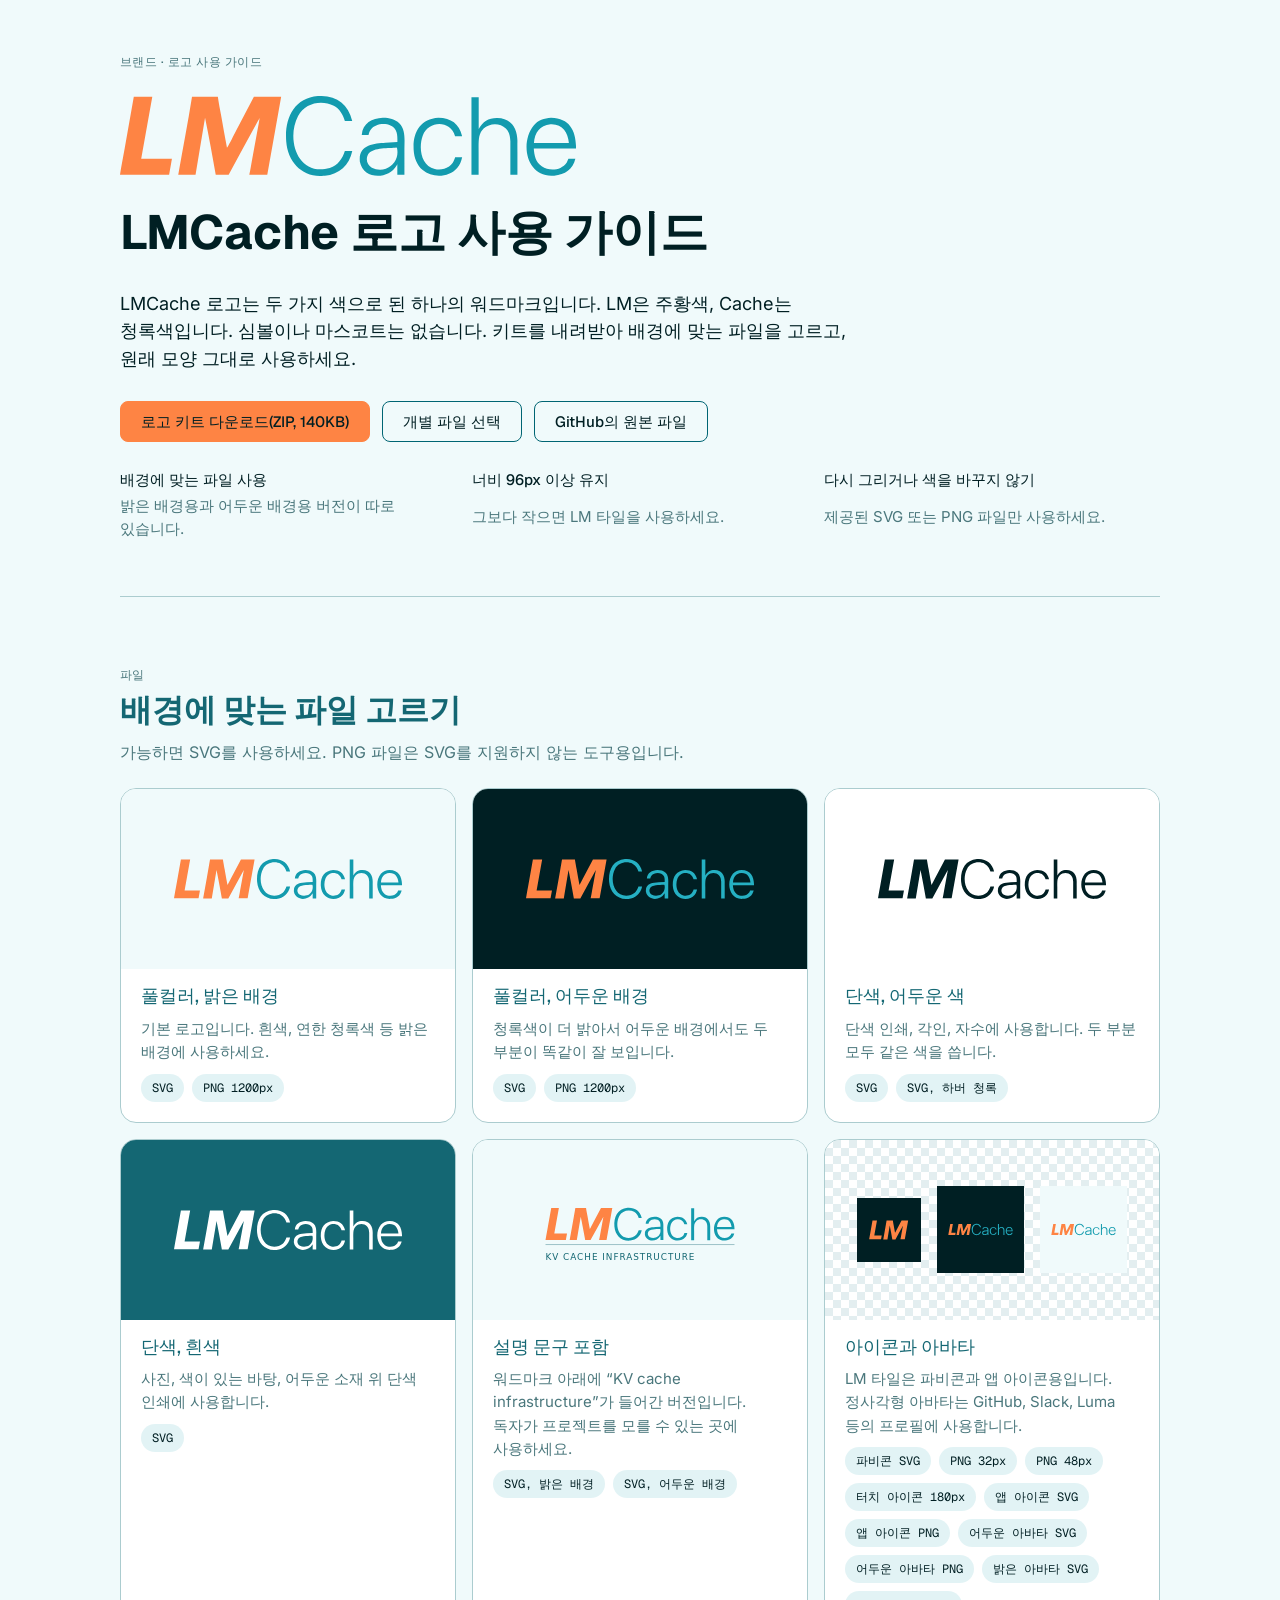
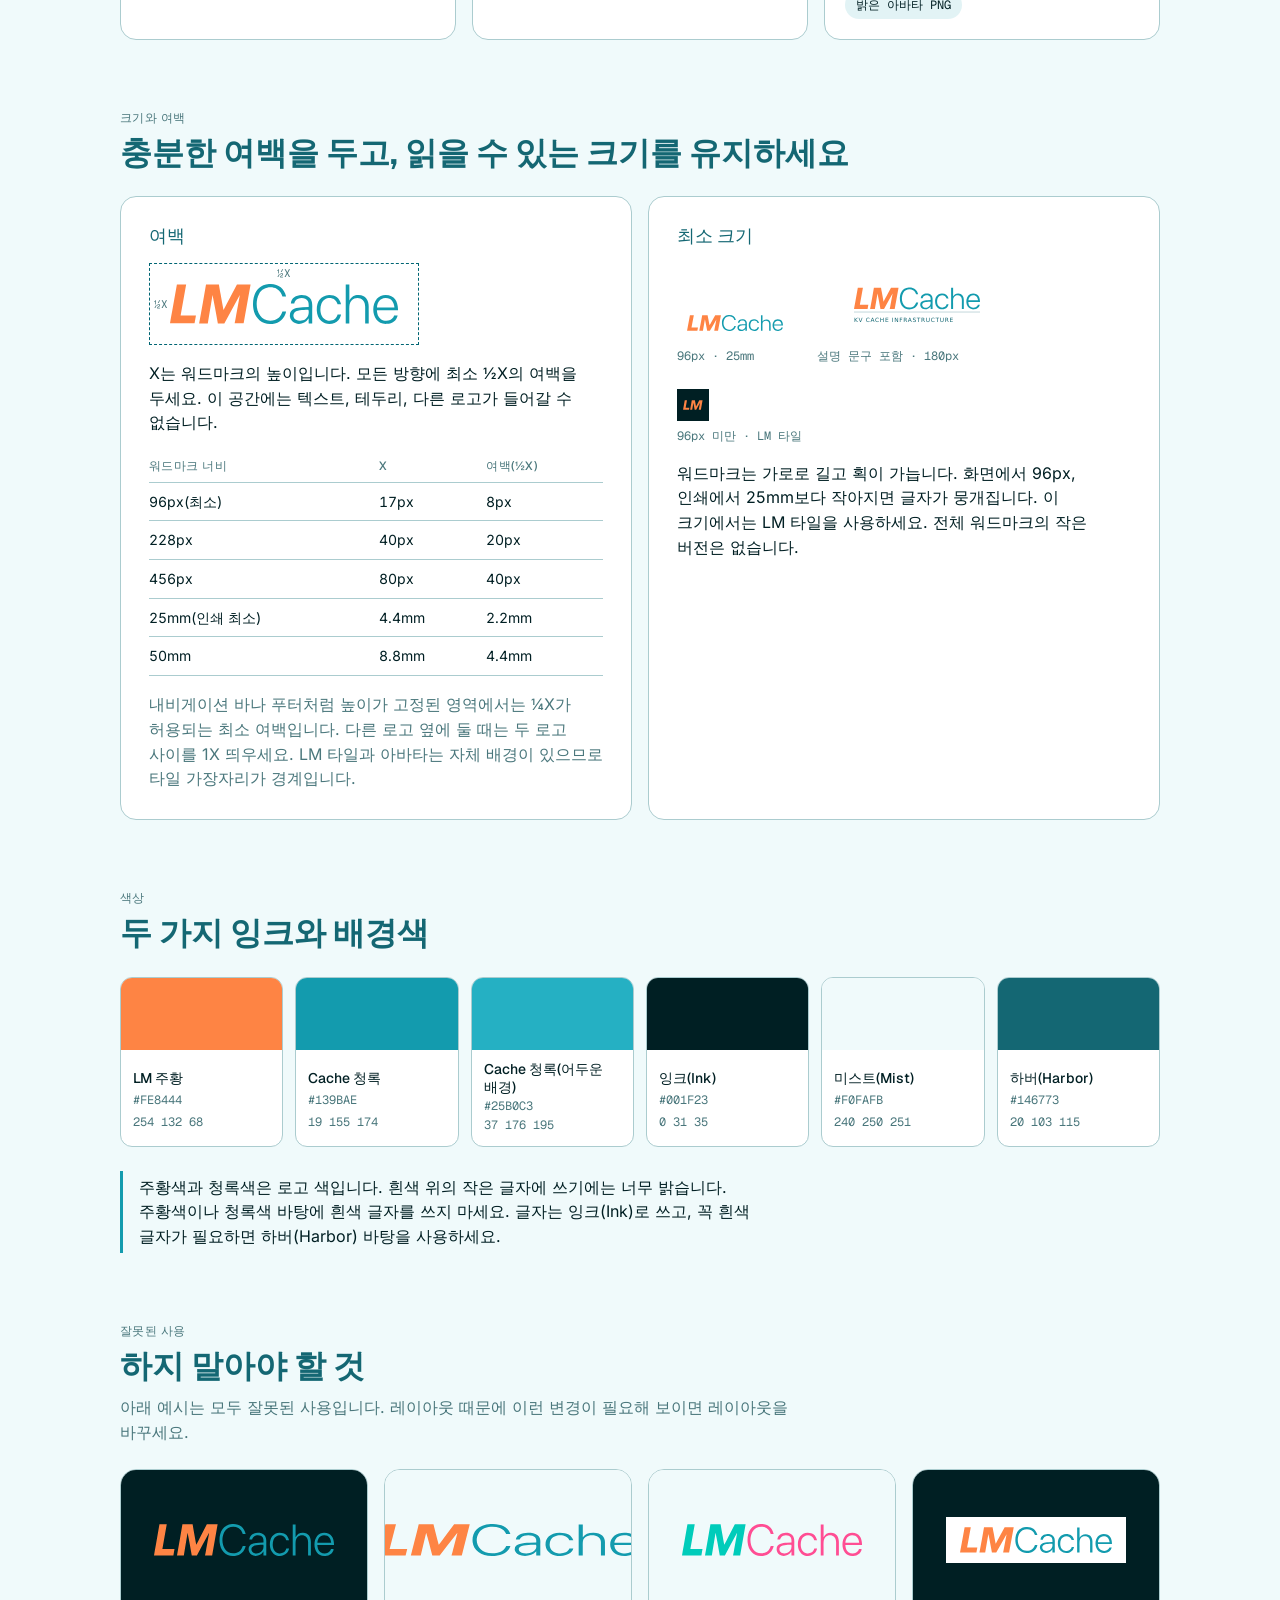
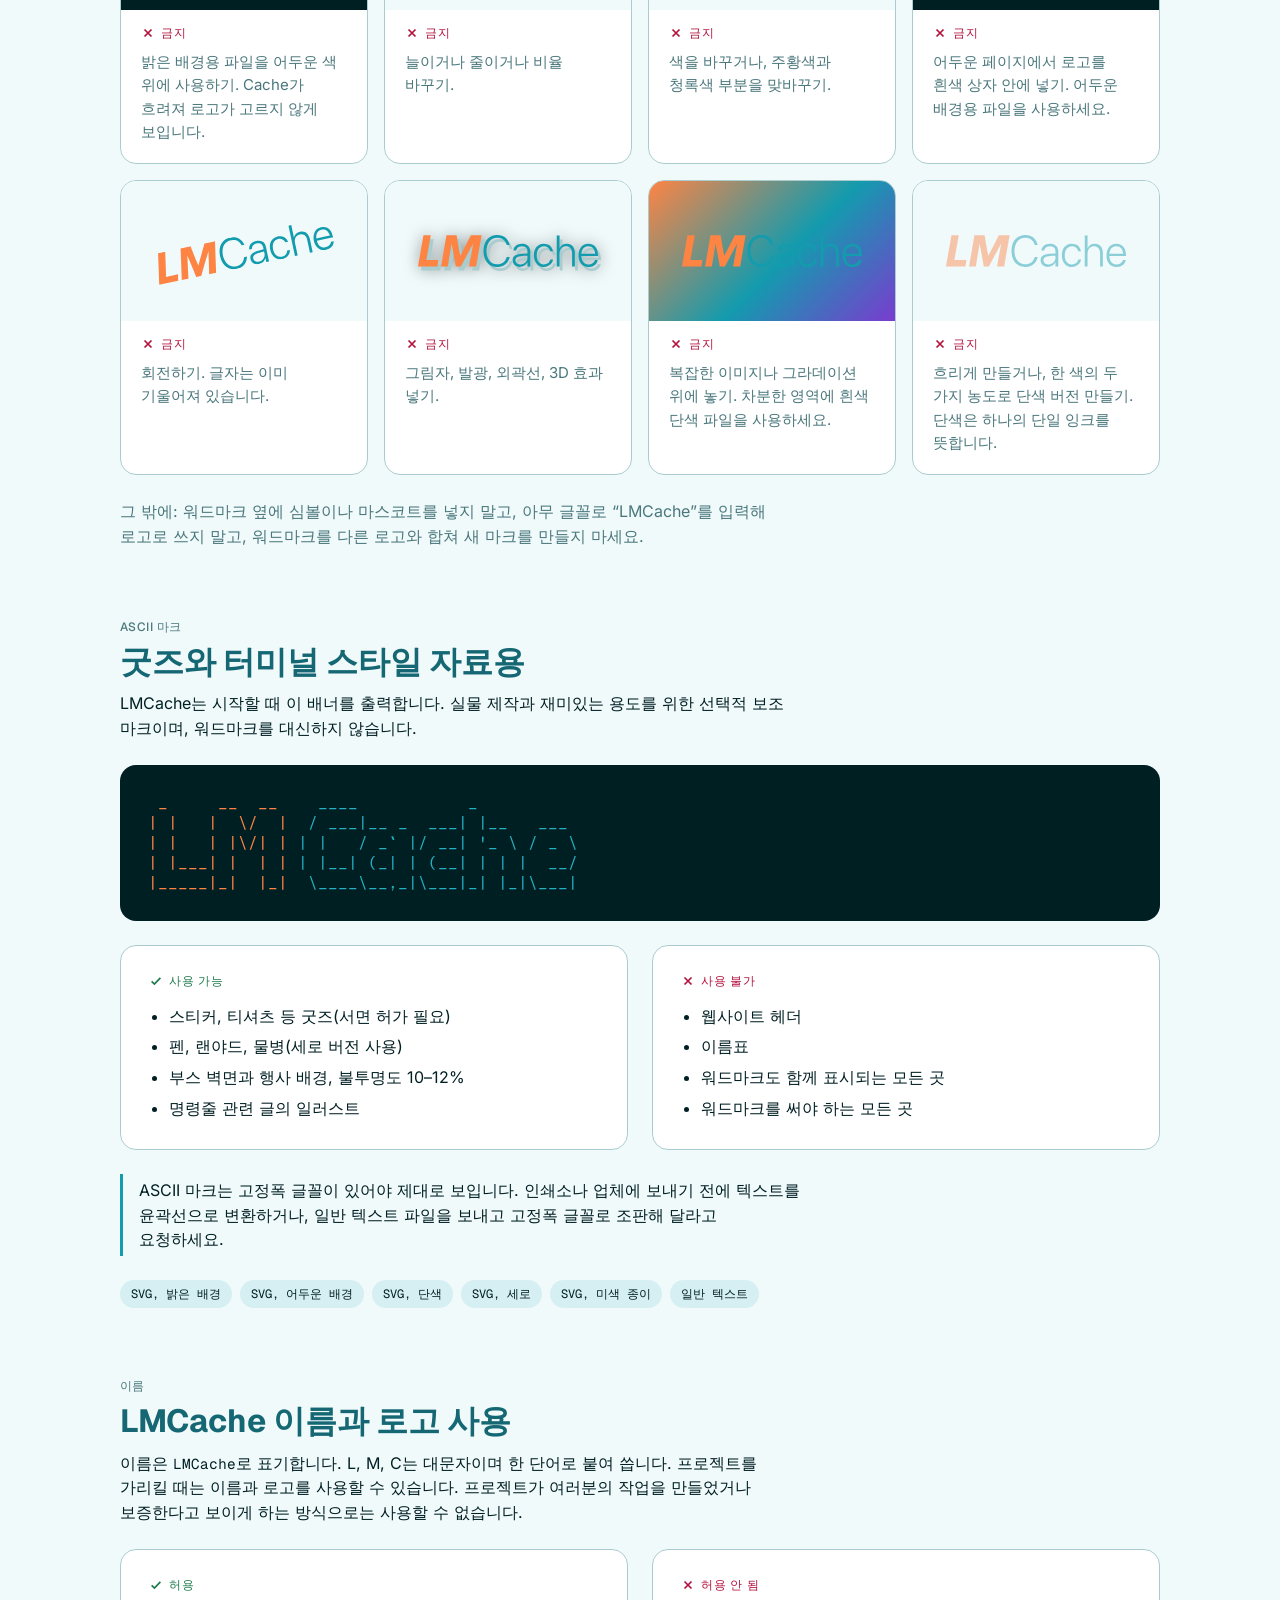
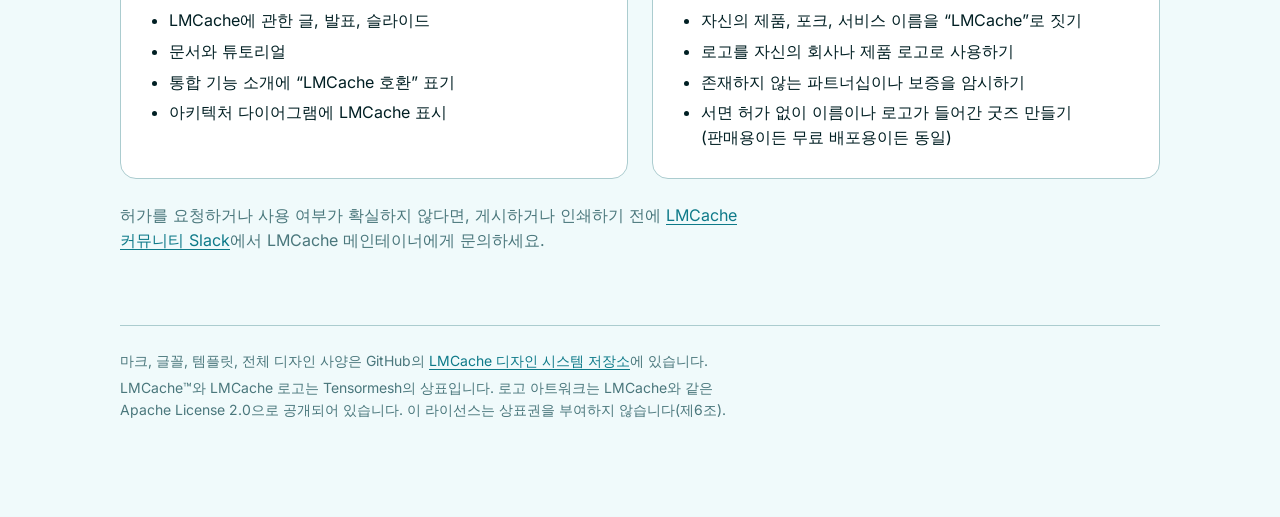
<file: logo-usage/index.ko.html>
<!doctype html>
<html lang="ko">
<head>
<meta charset="utf-8">
<meta name="viewport" content="width=device-width, initial-scale=1">
<title>LMCache 로고 사용 가이드</title>
<meta name="description" content="LMCache 워드마크 사용 방법: 배경별 파일, 여백, 최소 크기, 색상, 피해야 할 사용법.">
<link rel="icon" href="../marks/svg/lmcache-favicon.svg" type="image/svg+xml">
<link rel="stylesheet" href="../fonts/lmcache-fonts.css">
<style>body{margin:0;padding:0 20px;background:#F0FAFB}@media (prefers-color-scheme:dark){body{background:#001F23}}</style>
</head>
<body>
<!-- LMCache logo usage page. Generated by logo-usage/build.py from logo-usage/template.html in https://github.com/LMCache/lmcache-design-system. Edit the template, not this file. -->
<style>
/* This style loads only on the page that holds the widget, so hiding the theme title here is safe. */
.page-header .entry-title{display:none}
.lmc-logo{--lmc-bg:#F0FAFB;--lmc-card:#FFFFFF;--lmc-fg:#001F23;--lmc-head:#146773;--lmc-sec:#4A777C;--lmc-link:#0E7A89;--lmc-link-h:#B84708;--lmc-border:#006573;--lmc-soft:#ABCCCF;--lmc-pill:rgba(19,155,174,.12);--lmc-ok:#1F7A4D;--lmc-no:#B3123F;
--lmc-display:"Geist",ui-sans-serif,system-ui,-apple-system,"Segoe UI",sans-serif;--lmc-body:"Inter",ui-sans-serif,system-ui,-apple-system,"Segoe UI",sans-serif;--lmc-mono:"Geist Mono",ui-monospace,"SF Mono",Menlo,Consolas,monospace;
background:var(--lmc-bg);color:var(--lmc-fg);font:400 16px/1.55 var(--lmc-body);box-shadow:0 0 0 100vmax var(--lmc-bg);clip-path:inset(0 -100vmax);padding-block:56px 96px}
body.dark-mode .lmc-logo{--lmc-bg:#001F23;--lmc-card:#013138;--lmc-fg:#FFFFFF;--lmc-head:#FFFFFF;--lmc-sec:#ABCCCF;--lmc-link:#25B0C3;--lmc-link-h:#FE8444;--lmc-border:#1A8C9C;--lmc-soft:#006573;--lmc-ok:#4FBE86;--lmc-no:#F2708F}
@media (prefers-color-scheme:dark){body:not(.light-mode):not(.dark-mode) .lmc-logo{--lmc-bg:#001F23;--lmc-card:#013138;--lmc-fg:#FFFFFF;--lmc-head:#FFFFFF;--lmc-sec:#ABCCCF;--lmc-link:#25B0C3;--lmc-link-h:#FE8444;--lmc-border:#1A8C9C;--lmc-soft:#006573;--lmc-ok:#4FBE86;--lmc-no:#F2708F}}
.lmc-logo *,.lmc-logo *::before,.lmc-logo *::after{box-sizing:border-box}
.lmc-logo:lang(zh){--lmc-display:"Geist","PingFang SC","Hiragino Sans GB","Noto Sans SC","Microsoft YaHei",sans-serif;--lmc-body:"Inter","PingFang SC","Hiragino Sans GB","Noto Sans SC","Microsoft YaHei",sans-serif}
.lmc-logo:lang(ko){--lmc-display:"Geist","Apple SD Gothic Neo","Noto Sans KR","Malgun Gothic",sans-serif;--lmc-body:"Inter","Apple SD Gothic Neo","Noto Sans KR","Malgun Gothic",sans-serif;word-break:keep-all}
.lmc-logo:lang(zh) .lmc-eyebrow,.lmc-logo:lang(ko) .lmc-eyebrow,.lmc-logo:lang(zh) th,.lmc-logo:lang(ko) th{letter-spacing:.04em}
.lmc-logo .lmc-wrap{max-width:1040px;margin:0 auto;display:grid;gap:72px}
body .lmc-logo h1,body .lmc-logo h2,body .lmc-logo h3{font-family:var(--lmc-display);color:var(--lmc-head);line-height:1.2;text-wrap:balance;margin:0;text-transform:none;letter-spacing:0;font-style:normal}
body .lmc-logo h1{font-size:clamp(32px,6vw,48px);font-weight:700;color:var(--lmc-fg)}
body .lmc-logo h2{font-size:clamp(24px,4vw,32px);font-weight:700}
body .lmc-logo h3{font-size:18px;font-weight:500}
.lmc-logo p{margin:0;max-width:68ch}
.lmc-logo ul{margin:0;padding-left:20px;display:grid;gap:6px}
.lmc-logo li{margin:0}
.lmc-logo a{color:var(--lmc-link);text-decoration:underline;text-underline-offset:3px}
.lmc-logo a:hover{color:var(--lmc-link-h)}
.lmc-logo a:focus-visible{outline:3px solid #139BAE;outline-offset:3px;border-radius:4px}
.lmc-logo .lmc-mono{font-family:var(--lmc-mono);font-size:.9em}
.lmc-logo .lmc-eyebrow{font:500 12px/1 var(--lmc-display);text-transform:uppercase;letter-spacing:.11em;color:var(--lmc-sec)}
.lmc-logo .lmc-lede{font-size:18px}
.lmc-logo .lmc-muted{color:var(--lmc-sec)}
.lmc-logo section{display:grid;gap:24px}
.lmc-logo .lmc-head{display:grid;gap:10px}
.lmc-logo .lmc-hero{display:grid;gap:28px;border-bottom:1px solid var(--lmc-soft);padding-bottom:56px}
.lmc-logo .lmc-hero-mark img{width:min(456px,100%);height:auto}
.lmc-logo img{max-width:100%;height:auto;display:block;border:0;border-radius:0;box-shadow:none}
.lmc-logo .lmc-on-dark{display:none}
body.dark-mode .lmc-logo .lmc-hero-mark .lmc-on-light{display:none}
body.dark-mode .lmc-logo .lmc-hero-mark .lmc-on-dark{display:block}
@media (prefers-color-scheme:dark){body:not(.light-mode):not(.dark-mode) .lmc-logo .lmc-hero-mark .lmc-on-light{display:none}body:not(.light-mode):not(.dark-mode) .lmc-logo .lmc-hero-mark .lmc-on-dark{display:block}}
.lmc-logo .lmc-actions{display:flex;flex-wrap:wrap;gap:12px;align-items:center}
.lmc-logo a.lmc-btn{display:inline-flex;align-items:center;gap:8px;padding:12px 20px;border-radius:8px;font:500 15px/1 var(--lmc-display);text-decoration:none;background:#FE8444;color:#001F23;border:1px solid #FE8444;cursor:pointer}
.lmc-logo a.lmc-btn:hover{color:#001F23;filter:brightness(1.05)}
.lmc-logo a.lmc-btn.lmc-ghost{background:transparent;color:var(--lmc-fg);border-color:var(--lmc-border)}
.lmc-logo a.lmc-btn.lmc-ghost:hover{background:var(--lmc-pill)}
.lmc-logo .lmc-summary{display:grid;grid-template-columns:repeat(auto-fit,minmax(220px,1fr));gap:16px}
.lmc-logo .lmc-summary div{display:grid;gap:4px}
.lmc-logo .lmc-summary b{font:500 15px/1.3 var(--lmc-display)}
.lmc-logo .lmc-summary span{color:var(--lmc-sec);font-size:15px}
.lmc-logo .lmc-plates{display:grid;grid-template-columns:repeat(auto-fit,minmax(290px,1fr));gap:16px}
.lmc-logo .lmc-plate{border:1px solid var(--lmc-soft);border-radius:16px;overflow:hidden;display:grid;grid-template-rows:auto 1fr;min-width:0;background:var(--lmc-card)}
.lmc-logo .lmc-ground{display:grid;place-items:center;min-height:180px;padding:32px}
.lmc-logo .g-white{background:#FFFFFF}.lmc-logo .g-mist{background:#F0FAFB}.lmc-logo .g-ink{background:#001F23}.lmc-logo .g-harbor{background:#146773}
.lmc-logo .g-check{background:repeating-conic-gradient(#E3EEF0 0 25%,#FFFFFF 0 50%) 0 0/16px 16px;grid-auto-flow:column;gap:16px}
.lmc-logo .lmc-plate-body{padding:16px 20px 20px;display:grid;gap:10px;align-content:start}
.lmc-logo .lmc-plate-body p{font-size:15px;color:var(--lmc-sec)}
.lmc-logo .lmc-files{display:flex;flex-wrap:wrap;gap:8px}
.lmc-logo .lmc-files a{font:400 12px/1 var(--lmc-mono);padding:7px 10px;border-radius:999px;background:var(--lmc-pill);color:var(--lmc-fg);text-decoration:none;border:1px solid transparent}
.lmc-logo .lmc-files a:hover{border-color:var(--lmc-border);color:var(--lmc-fg)}
.lmc-logo .lmc-two{display:grid;grid-template-columns:repeat(auto-fit,minmax(300px,1fr));gap:16px}
.lmc-logo .lmc-panel{background:var(--lmc-card);border:1px solid var(--lmc-soft);border-radius:16px;padding:28px;display:grid;gap:16px;min-width:0;align-content:start}
.lmc-logo .lmc-clear{position:relative;justify-self:start;padding:20px;border:1px dashed var(--lmc-border);max-width:100%;background:#FFFFFF}
.lmc-logo .lmc-clear img{width:228px}
.lmc-logo .lmc-clear span{position:absolute;font:400 11px/1 var(--lmc-mono);color:#4A777C}
.lmc-logo .lmc-clear .t{top:4px;left:50%;transform:translateX(-50%)}
.lmc-logo .lmc-clear .l{left:4px;top:50%;transform:translateY(-50%)}
.lmc-logo .lmc-table{overflow-x:auto}
.lmc-logo table{border-collapse:collapse;width:100%;font-size:14px;font-variant-numeric:tabular-nums;margin:0;border:0}
.lmc-logo th,.lmc-logo td{text-align:left;padding:8px 12px 8px 0;border:0;border-bottom:1px solid var(--lmc-soft);background:transparent;color:var(--lmc-fg)}
.lmc-logo table tbody>tr:nth-child(odd)>td,.lmc-logo table tbody>tr:nth-child(odd)>th,.lmc-logo table tbody tr:hover>td,.lmc-logo table tbody tr:hover>th{background:transparent}
.lmc-logo th{font:500 12px/1.2 var(--lmc-display);text-transform:uppercase;letter-spacing:.11em;color:var(--lmc-sec)}
.lmc-logo .lmc-sizes{display:flex;flex-wrap:wrap;align-items:end;gap:24px}
.lmc-logo figure{margin:0;display:grid;gap:8px;justify-items:start}
.lmc-logo figcaption{font:400 12px/1.3 var(--lmc-mono);color:var(--lmc-sec)}
.lmc-logo .lmc-tile{background:#FFFFFF;padding:10px;border-radius:8px}
.lmc-logo .lmc-swatches{display:grid;grid-template-columns:repeat(auto-fit,minmax(150px,1fr));gap:12px}
.lmc-logo .lmc-sw{border:1px solid var(--lmc-soft);border-radius:12px;overflow:hidden;display:grid;background:var(--lmc-card)}
.lmc-logo .lmc-sw i{display:block;height:72px}
.lmc-logo .lmc-sw div{padding:10px 12px 12px;display:grid;gap:2px}
.lmc-logo .lmc-sw b{font:500 14px/1.3 var(--lmc-display)}
.lmc-logo .lmc-sw span{font:400 12px/1.4 var(--lmc-mono);color:var(--lmc-sec)}
.lmc-logo .lmc-note{border-left:3px solid #139BAE;padding:4px 0 4px 16px}
.lmc-logo .lmc-verdict{display:inline-flex;align-items:center;gap:6px;font:500 12px/1 var(--lmc-display);letter-spacing:.06em;text-transform:uppercase}
.lmc-logo .lmc-yes{color:var(--lmc-ok)}.lmc-logo .lmc-no{color:var(--lmc-no)}
.lmc-logo .lmc-verdict svg{width:14px;height:14px}
.lmc-logo .lmc-donts{display:grid;grid-template-columns:repeat(auto-fit,minmax(230px,1fr));gap:16px}
.lmc-logo .lmc-donts .lmc-ground{min-height:140px;padding:24px;overflow:hidden}
.lmc-logo .lmc-donts .lmc-ground img{width:180px}
.lmc-logo .x-stretch{transform:scaleX(1.45)}.lmc-logo .x-rotate{transform:rotate(-12deg)}.lmc-logo .x-hue{filter:hue-rotate(150deg) saturate(1.4)}
.lmc-logo .x-shadow{filter:drop-shadow(3px 4px 0 #ABCCCF) drop-shadow(0 0 8px rgba(0,0,0,.35))}
.lmc-logo .lmc-ground img.x-plate{background:#FFFFFF;padding:10px 14px}.lmc-logo .x-fade{opacity:.45}
.lmc-logo .x-busy{background:linear-gradient(135deg,#FE8444,#139BAE 55%,#7A3CCF)}
.lmc-logo pre.lmc-ascii{margin:0;padding:28px;border-radius:16px;background:#001F23;overflow-x:auto;font:400 clamp(9px,1.9vw,16px)/1.25 var(--lmc-mono);white-space:pre;color:#FFFFFF;border:0}
.lmc-logo .lmc-ascii .o{color:#FE8444}.lmc-logo .lmc-ascii .c{color:#25B0C3}
.lmc-logo .lmc-lists{display:grid;grid-template-columns:repeat(auto-fit,minmax(280px,1fr));gap:24px}
.lmc-logo .lmc-foot{border-top:1px solid var(--lmc-soft);padding-top:24px;font-size:14px;color:var(--lmc-sec);display:grid;gap:6px}
</style>

<div class="lmc-logo" id="lmc-logo" lang="ko">
<div class="lmc-wrap">

<header class="lmc-hero">
  <span class="lmc-eyebrow">브랜드 · 로고 사용 가이드</span>
  <div class="lmc-hero-mark">
    <img class="lmc-on-light" src="data:image/svg+xml;charset=utf-8,%3Csvg xmlns=%22http://www.w3.org/2000/svg%22 viewBox=%220 0 114 20%22 width=%22228%22 height=%2240%22 role=%22img%22 aria-label=%22LMCache%22%3E%3Ctitle%3ELMCache%3C/title%3E%3Cpath fill=%22%23FE8444%22 d=%22M33.4728 0.202824C35.7345 0.225346 38.0301 0.202824 40.2918 0.202824L36.8201 19.6848H32.3194C32.5908 18.4911 32.8283 16.9708 33.0544 15.7546L34.4227 8.26589C34.6037 7.34246 34.7733 6.44156 34.909 5.50688C32.2855 10.169 29.7637 15.0001 27.1627 19.6961H23.9285C23.137 15.1015 22.1984 10.0001 21.2598 5.45057L18.885 19.6961H14.5652C15.696 13.2546 16.9739 6.64426 18.0029 0.214085H24.46C24.641 1.61048 25.0594 3.62625 25.3195 5.07895C25.7831 7.6803 26.2355 10.3717 26.7443 12.9618C27.4341 11.8582 28.3388 9.95508 28.9834 8.7276L33.4728 0.202824Z%22/%3E%3Cpath fill=%22%23FE8444%22 d=%22M3.44906 0.202824H8.0742L5.30364 15.6983H12.982L12.2809 19.6848C8.22121 19.6398 4.07102 19.6848 0 19.6848C0.327944 17.5789 0.78028 15.2591 1.16477 13.1308L3.44906 0.202824Z%22/%3E%3Cpath fill=%22%23139BAE%22 d=%22M49.4515 0.0226519C53.8957 -0.25888 57.0056 1.89202 58.0572 6.22761H56.214C55.7051 4.63977 54.97 3.25463 53.4434 2.44382C50.3336 0.822201 46.206 1.77941 44.5211 4.97761C41.4452 10.8222 44.4306 20.2479 52.437 17.9844C54.5856 17.2524 55.5242 15.7772 56.214 13.7614H58.0685C57.3335 17.2862 54.8117 19.6172 51.2157 19.9551C45.6858 20.4731 41.988 16.7006 41.5583 11.3627C41.1059 5.81094 43.345 0.574454 49.4742 0.0226519H49.4515Z%22/%3E%3Cpath fill=%22%23139BAE%22 d=%22M87.8888 0.292919H89.6756V8.26589C90.7272 6.32896 92.0277 5.52941 94.2215 5.48436C97.7611 5.41679 99.4347 8.23211 99.3555 11.419C99.3329 12.2299 99.3555 13.142 99.3555 13.9754V19.7073H97.5914V11.3177C97.5123 10.0902 97.3766 9.03166 96.4606 8.10823C95.0018 6.63301 92.3443 6.7231 90.9082 8.15328C90.3767 8.69382 89.9922 9.3695 89.8226 10.1127C89.5851 11.1263 89.6529 13.0069 89.6529 14.1105V19.7073H87.8662V0.292919H87.8888Z%22/%3E%3Cpath fill=%22%23139BAE%22 d=%22M79.5999 5.46183C82.7889 5.50687 84.7566 6.94831 85.5368 10.0902H83.7727C82.6758 5.99111 77.1121 6.0812 75.6985 9.8875C74.6242 12.7816 75.1218 17.3875 78.6839 18.2434C79.9279 18.5474 81.1718 18.3222 82.2574 17.6465C83.1621 16.9371 83.4561 16.3627 83.784 15.3042H85.5368C85.2881 16.3627 85.0167 17.151 84.2929 18.0069C82.2348 20.428 78.0394 20.5857 75.6759 18.5249C74.2171 17.2298 73.5273 15.3943 73.4142 13.4798C73.1541 9.17804 75.0087 5.75462 79.5999 5.46183Z%22/%3E%3Cpath fill=%22%23139BAE%22 d=%22M112.1 15.6871C111.987 15.9686 111.84 16.3515 111.693 16.5992C110.291 18.6037 107.43 18.919 105.428 17.5789C103.924 16.5654 103.551 14.8425 103.449 13.142C106.955 13.097 110.506 13.1307 114.011 13.1307C114.011 8.97534 112.62 5.56318 107.769 5.46183C106.061 5.57444 104.501 6.05867 103.427 7.39876C99.8418 11.8244 101.674 20.5632 108.549 19.9325C111.252 19.6848 113.208 18.3785 113.842 15.7096C113.299 15.7096 112.632 15.7096 112.1 15.6983V15.6871ZM107.611 7.04966C110.596 6.88074 111.976 9.04291 112.225 11.7231H108.289H103.483C103.709 9.16678 104.897 7.3312 107.622 7.04966H107.611Z%22/%3E%3Cpath fill=%22%23139BAE%22 d=%22M65.8374 5.45055C65.7809 5.45055 65.7357 5.45055 65.6904 5.45055C63.0216 5.60821 60.6808 6.76812 60.432 9.74109H62.1283C62.2753 9.20055 62.3771 8.84019 62.7163 8.37848C64.0281 6.58794 67.7486 6.48659 68.902 8.51362C69.3996 9.40326 69.3544 10.4956 69.343 11.4979L66.3689 11.678C63.4853 11.8582 59.7196 12.1735 59.9458 16.1037C59.9458 16.2163 59.9571 16.3289 59.9684 16.4303C60.8391 20.9573 67.104 20.946 69.1621 17.3762C69.2186 17.2749 69.2752 17.1848 69.3317 17.0834C69.3317 17.9506 69.3317 18.8177 69.3317 19.696H71.1072V13.1082C71.1072 11.0024 71.4577 8.44605 69.818 6.83569C68.755 5.79965 67.2849 5.45055 65.8374 5.45055ZM66.4707 18.1645C65.3173 18.5587 64.0507 18.4686 62.9538 17.9168C61.8682 17.2749 61.4159 15.9911 61.8908 14.865C62.7502 12.8154 66.8552 13.0406 68.7211 12.9168L69.0943 12.8942C69.1847 12.9618 69.2413 12.9618 69.2639 13.0857C69.7388 15.3267 68.5628 17.4551 66.4594 18.1645H66.4707Z%22/%3E%3C/svg%3E" width="456" height="80" alt="LMCache 워드마크: 주황색 LM과 청록색 Cache로 이루어진, 한 가지 굵기의 기울어진 글자.">
    <img class="lmc-on-dark" src="data:image/svg+xml;charset=utf-8,%3Csvg xmlns=%22http://www.w3.org/2000/svg%22 viewBox=%220 0 114 20%22 width=%22228%22 height=%2240%22 role=%22img%22 aria-label=%22LMCache%22%3E%3Ctitle%3ELMCache%3C/title%3E%3C%21-- Teal lifted to %2325B0C3 for parity on Ink --%3E%3Cpath fill=%22%23FE8444%22 d=%22M33.4728 0.202824C35.7345 0.225346 38.0301 0.202824 40.2918 0.202824L36.8201 19.6848H32.3194C32.5908 18.4911 32.8283 16.9708 33.0544 15.7546L34.4227 8.26589C34.6037 7.34246 34.7733 6.44156 34.909 5.50688C32.2855 10.169 29.7637 15.0001 27.1627 19.6961H23.9285C23.137 15.1015 22.1984 10.0001 21.2598 5.45057L18.885 19.6961H14.5652C15.696 13.2546 16.9739 6.64426 18.0029 0.214085H24.46C24.641 1.61048 25.0594 3.62625 25.3195 5.07895C25.7831 7.6803 26.2355 10.3717 26.7443 12.9618C27.4341 11.8582 28.3388 9.95508 28.9834 8.7276L33.4728 0.202824Z%22/%3E%3Cpath fill=%22%23FE8444%22 d=%22M3.44906 0.202824H8.0742L5.30364 15.6983H12.982L12.2809 19.6848C8.22121 19.6398 4.07102 19.6848 0 19.6848C0.327944 17.5789 0.78028 15.2591 1.16477 13.1308L3.44906 0.202824Z%22/%3E%3Cpath fill=%22%2325B0C3%22 d=%22M49.4515 0.0226519C53.8957 -0.25888 57.0056 1.89202 58.0572 6.22761H56.214C55.7051 4.63977 54.97 3.25463 53.4434 2.44382C50.3336 0.822201 46.206 1.77941 44.5211 4.97761C41.4452 10.8222 44.4306 20.2479 52.437 17.9844C54.5856 17.2524 55.5242 15.7772 56.214 13.7614H58.0685C57.3335 17.2862 54.8117 19.6172 51.2157 19.9551C45.6858 20.4731 41.988 16.7006 41.5583 11.3627C41.1059 5.81094 43.345 0.574454 49.4742 0.0226519H49.4515Z%22/%3E%3Cpath fill=%22%2325B0C3%22 d=%22M87.8888 0.292919H89.6756V8.26589C90.7272 6.32896 92.0277 5.52941 94.2215 5.48436C97.7611 5.41679 99.4347 8.23211 99.3555 11.419C99.3329 12.2299 99.3555 13.142 99.3555 13.9754V19.7073H97.5914V11.3177C97.5123 10.0902 97.3766 9.03166 96.4606 8.10823C95.0018 6.63301 92.3443 6.7231 90.9082 8.15328C90.3767 8.69382 89.9922 9.3695 89.8226 10.1127C89.5851 11.1263 89.6529 13.0069 89.6529 14.1105V19.7073H87.8662V0.292919H87.8888Z%22/%3E%3Cpath fill=%22%2325B0C3%22 d=%22M79.5999 5.46183C82.7889 5.50687 84.7566 6.94831 85.5368 10.0902H83.7727C82.6758 5.99111 77.1121 6.0812 75.6985 9.8875C74.6242 12.7816 75.1218 17.3875 78.6839 18.2434C79.9279 18.5474 81.1718 18.3222 82.2574 17.6465C83.1621 16.9371 83.4561 16.3627 83.784 15.3042H85.5368C85.2881 16.3627 85.0167 17.151 84.2929 18.0069C82.2348 20.428 78.0394 20.5857 75.6759 18.5249C74.2171 17.2298 73.5273 15.3943 73.4142 13.4798C73.1541 9.17804 75.0087 5.75462 79.5999 5.46183Z%22/%3E%3Cpath fill=%22%2325B0C3%22 d=%22M112.1 15.6871C111.987 15.9686 111.84 16.3515 111.693 16.5992C110.291 18.6037 107.43 18.919 105.428 17.5789C103.924 16.5654 103.551 14.8425 103.449 13.142C106.955 13.097 110.506 13.1307 114.011 13.1307C114.011 8.97534 112.62 5.56318 107.769 5.46183C106.061 5.57444 104.501 6.05867 103.427 7.39876C99.8418 11.8244 101.674 20.5632 108.549 19.9325C111.252 19.6848 113.208 18.3785 113.842 15.7096C113.299 15.7096 112.632 15.7096 112.1 15.6983V15.6871ZM107.611 7.04966C110.596 6.88074 111.976 9.04291 112.225 11.7231H108.289H103.483C103.709 9.16678 104.897 7.3312 107.622 7.04966H107.611Z%22/%3E%3Cpath fill=%22%2325B0C3%22 d=%22M65.8374 5.45055C65.7809 5.45055 65.7357 5.45055 65.6904 5.45055C63.0216 5.60821 60.6808 6.76812 60.432 9.74109H62.1283C62.2753 9.20055 62.3771 8.84019 62.7163 8.37848C64.0281 6.58794 67.7486 6.48659 68.902 8.51362C69.3996 9.40326 69.3544 10.4956 69.343 11.4979L66.3689 11.678C63.4853 11.8582 59.7196 12.1735 59.9458 16.1037C59.9458 16.2163 59.9571 16.3289 59.9684 16.4303C60.8391 20.9573 67.104 20.946 69.1621 17.3762C69.2186 17.2749 69.2752 17.1848 69.3317 17.0834C69.3317 17.9506 69.3317 18.8177 69.3317 19.696H71.1072V13.1082C71.1072 11.0024 71.4577 8.44605 69.818 6.83569C68.755 5.79965 67.2849 5.45055 65.8374 5.45055ZM66.4707 18.1645C65.3173 18.5587 64.0507 18.4686 62.9538 17.9168C61.8682 17.2749 61.4159 15.9911 61.8908 14.865C62.7502 12.8154 66.8552 13.0406 68.7211 12.9168L69.0943 12.8942C69.1847 12.9618 69.2413 12.9618 69.2639 13.0857C69.7388 15.3267 68.5628 17.4551 66.4594 18.1645H66.4707Z%22/%3E%3C/svg%3E" width="456" height="80" alt="어두운 배경용 LMCache 워드마크: LM은 주황색, Cache는 더 밝은 청록색.">
  </div>
  <h1>LMCache 로고 사용 가이드</h1>
  <p class="lmc-lede">LMCache 로고는 두 가지 색으로 된 하나의 워드마크입니다. LM은 주황색, Cache는 청록색입니다. 심볼이나 마스코트는 없습니다. 키트를 내려받아 배경에 맞는 파일을 고르고, 원래 모양 그대로 사용하세요.</p>
  <div class="lmc-actions">
    <a class="lmc-btn" href="https://lmcache.ai/wp-content/uploads/2026/10/lmcache-logo-kit.zip" download>로고 키트 다운로드(ZIP, 140KB)</a>
    <a class="lmc-btn lmc-ghost" href="#lmc-files">개별 파일 선택</a>
    <a class="lmc-btn lmc-ghost" href="https://github.com/LMCache/lmcache-design-system">GitHub의 원본 파일</a>
  </div>
  <div class="lmc-summary">
    <div><b>배경에 맞는 파일 사용</b><span>밝은 배경용과 어두운 배경용 버전이 따로 있습니다.</span></div>
    <div><b>너비 96px 이상 유지</b><span>그보다 작으면 LM 타일을 사용하세요.</span></div>
    <div><b>다시 그리거나 색을 바꾸지 않기</b><span>제공된 SVG 또는 PNG 파일만 사용하세요.</span></div>
  </div>
</header>

<section id="lmc-files">
  <div class="lmc-head">
    <span class="lmc-eyebrow">파일</span>
    <h2>배경에 맞는 파일 고르기</h2>
    <p class="lmc-muted">가능하면 SVG를 사용하세요. PNG 파일은 SVG를 지원하지 않는 도구용입니다.</p>
  </div>
  <div class="lmc-plates">
    <article class="lmc-plate">
      <div class="lmc-ground g-mist"><img src="data:image/svg+xml;charset=utf-8,%3Csvg xmlns=%22http://www.w3.org/2000/svg%22 viewBox=%220 0 114 20%22 width=%22228%22 height=%2240%22 role=%22img%22 aria-label=%22LMCache%22%3E%3Ctitle%3ELMCache%3C/title%3E%3Cpath fill=%22%23FE8444%22 d=%22M33.4728 0.202824C35.7345 0.225346 38.0301 0.202824 40.2918 0.202824L36.8201 19.6848H32.3194C32.5908 18.4911 32.8283 16.9708 33.0544 15.7546L34.4227 8.26589C34.6037 7.34246 34.7733 6.44156 34.909 5.50688C32.2855 10.169 29.7637 15.0001 27.1627 19.6961H23.9285C23.137 15.1015 22.1984 10.0001 21.2598 5.45057L18.885 19.6961H14.5652C15.696 13.2546 16.9739 6.64426 18.0029 0.214085H24.46C24.641 1.61048 25.0594 3.62625 25.3195 5.07895C25.7831 7.6803 26.2355 10.3717 26.7443 12.9618C27.4341 11.8582 28.3388 9.95508 28.9834 8.7276L33.4728 0.202824Z%22/%3E%3Cpath fill=%22%23FE8444%22 d=%22M3.44906 0.202824H8.0742L5.30364 15.6983H12.982L12.2809 19.6848C8.22121 19.6398 4.07102 19.6848 0 19.6848C0.327944 17.5789 0.78028 15.2591 1.16477 13.1308L3.44906 0.202824Z%22/%3E%3Cpath fill=%22%23139BAE%22 d=%22M49.4515 0.0226519C53.8957 -0.25888 57.0056 1.89202 58.0572 6.22761H56.214C55.7051 4.63977 54.97 3.25463 53.4434 2.44382C50.3336 0.822201 46.206 1.77941 44.5211 4.97761C41.4452 10.8222 44.4306 20.2479 52.437 17.9844C54.5856 17.2524 55.5242 15.7772 56.214 13.7614H58.0685C57.3335 17.2862 54.8117 19.6172 51.2157 19.9551C45.6858 20.4731 41.988 16.7006 41.5583 11.3627C41.1059 5.81094 43.345 0.574454 49.4742 0.0226519H49.4515Z%22/%3E%3Cpath fill=%22%23139BAE%22 d=%22M87.8888 0.292919H89.6756V8.26589C90.7272 6.32896 92.0277 5.52941 94.2215 5.48436C97.7611 5.41679 99.4347 8.23211 99.3555 11.419C99.3329 12.2299 99.3555 13.142 99.3555 13.9754V19.7073H97.5914V11.3177C97.5123 10.0902 97.3766 9.03166 96.4606 8.10823C95.0018 6.63301 92.3443 6.7231 90.9082 8.15328C90.3767 8.69382 89.9922 9.3695 89.8226 10.1127C89.5851 11.1263 89.6529 13.0069 89.6529 14.1105V19.7073H87.8662V0.292919H87.8888Z%22/%3E%3Cpath fill=%22%23139BAE%22 d=%22M79.5999 5.46183C82.7889 5.50687 84.7566 6.94831 85.5368 10.0902H83.7727C82.6758 5.99111 77.1121 6.0812 75.6985 9.8875C74.6242 12.7816 75.1218 17.3875 78.6839 18.2434C79.9279 18.5474 81.1718 18.3222 82.2574 17.6465C83.1621 16.9371 83.4561 16.3627 83.784 15.3042H85.5368C85.2881 16.3627 85.0167 17.151 84.2929 18.0069C82.2348 20.428 78.0394 20.5857 75.6759 18.5249C74.2171 17.2298 73.5273 15.3943 73.4142 13.4798C73.1541 9.17804 75.0087 5.75462 79.5999 5.46183Z%22/%3E%3Cpath fill=%22%23139BAE%22 d=%22M112.1 15.6871C111.987 15.9686 111.84 16.3515 111.693 16.5992C110.291 18.6037 107.43 18.919 105.428 17.5789C103.924 16.5654 103.551 14.8425 103.449 13.142C106.955 13.097 110.506 13.1307 114.011 13.1307C114.011 8.97534 112.62 5.56318 107.769 5.46183C106.061 5.57444 104.501 6.05867 103.427 7.39876C99.8418 11.8244 101.674 20.5632 108.549 19.9325C111.252 19.6848 113.208 18.3785 113.842 15.7096C113.299 15.7096 112.632 15.7096 112.1 15.6983V15.6871ZM107.611 7.04966C110.596 6.88074 111.976 9.04291 112.225 11.7231H108.289H103.483C103.709 9.16678 104.897 7.3312 107.622 7.04966H107.611Z%22/%3E%3Cpath fill=%22%23139BAE%22 d=%22M65.8374 5.45055C65.7809 5.45055 65.7357 5.45055 65.6904 5.45055C63.0216 5.60821 60.6808 6.76812 60.432 9.74109H62.1283C62.2753 9.20055 62.3771 8.84019 62.7163 8.37848C64.0281 6.58794 67.7486 6.48659 68.902 8.51362C69.3996 9.40326 69.3544 10.4956 69.343 11.4979L66.3689 11.678C63.4853 11.8582 59.7196 12.1735 59.9458 16.1037C59.9458 16.2163 59.9571 16.3289 59.9684 16.4303C60.8391 20.9573 67.104 20.946 69.1621 17.3762C69.2186 17.2749 69.2752 17.1848 69.3317 17.0834C69.3317 17.9506 69.3317 18.8177 69.3317 19.696H71.1072V13.1082C71.1072 11.0024 71.4577 8.44605 69.818 6.83569C68.755 5.79965 67.2849 5.45055 65.8374 5.45055ZM66.4707 18.1645C65.3173 18.5587 64.0507 18.4686 62.9538 17.9168C61.8682 17.2749 61.4159 15.9911 61.8908 14.865C62.7502 12.8154 66.8552 13.0406 68.7211 12.9168L69.0943 12.8942C69.1847 12.9618 69.2413 12.9618 69.2639 13.0857C69.7388 15.3267 68.5628 17.4551 66.4594 18.1645H66.4707Z%22/%3E%3C/svg%3E" width="228" height="40" alt="연한 청록색 배경 위의 풀컬러 LMCache 워드마크."></div>
      <div class="lmc-plate-body">
        <h3>풀컬러, 밝은 배경</h3>
        <p>기본 로고입니다. 흰색, 연한 청록색 등 밝은 배경에 사용하세요.</p>
        <div class="lmc-files"><a href="data:image/svg+xml;charset=utf-8,%3Csvg xmlns=%22http://www.w3.org/2000/svg%22 viewBox=%220 0 114 20%22 width=%22228%22 height=%2240%22 role=%22img%22 aria-label=%22LMCache%22%3E%3Ctitle%3ELMCache%3C/title%3E%3Cpath fill=%22%23FE8444%22 d=%22M33.4728 0.202824C35.7345 0.225346 38.0301 0.202824 40.2918 0.202824L36.8201 19.6848H32.3194C32.5908 18.4911 32.8283 16.9708 33.0544 15.7546L34.4227 8.26589C34.6037 7.34246 34.7733 6.44156 34.909 5.50688C32.2855 10.169 29.7637 15.0001 27.1627 19.6961H23.9285C23.137 15.1015 22.1984 10.0001 21.2598 5.45057L18.885 19.6961H14.5652C15.696 13.2546 16.9739 6.64426 18.0029 0.214085H24.46C24.641 1.61048 25.0594 3.62625 25.3195 5.07895C25.7831 7.6803 26.2355 10.3717 26.7443 12.9618C27.4341 11.8582 28.3388 9.95508 28.9834 8.7276L33.4728 0.202824Z%22/%3E%3Cpath fill=%22%23FE8444%22 d=%22M3.44906 0.202824H8.0742L5.30364 15.6983H12.982L12.2809 19.6848C8.22121 19.6398 4.07102 19.6848 0 19.6848C0.327944 17.5789 0.78028 15.2591 1.16477 13.1308L3.44906 0.202824Z%22/%3E%3Cpath fill=%22%23139BAE%22 d=%22M49.4515 0.0226519C53.8957 -0.25888 57.0056 1.89202 58.0572 6.22761H56.214C55.7051 4.63977 54.97 3.25463 53.4434 2.44382C50.3336 0.822201 46.206 1.77941 44.5211 4.97761C41.4452 10.8222 44.4306 20.2479 52.437 17.9844C54.5856 17.2524 55.5242 15.7772 56.214 13.7614H58.0685C57.3335 17.2862 54.8117 19.6172 51.2157 19.9551C45.6858 20.4731 41.988 16.7006 41.5583 11.3627C41.1059 5.81094 43.345 0.574454 49.4742 0.0226519H49.4515Z%22/%3E%3Cpath fill=%22%23139BAE%22 d=%22M87.8888 0.292919H89.6756V8.26589C90.7272 6.32896 92.0277 5.52941 94.2215 5.48436C97.7611 5.41679 99.4347 8.23211 99.3555 11.419C99.3329 12.2299 99.3555 13.142 99.3555 13.9754V19.7073H97.5914V11.3177C97.5123 10.0902 97.3766 9.03166 96.4606 8.10823C95.0018 6.63301 92.3443 6.7231 90.9082 8.15328C90.3767 8.69382 89.9922 9.3695 89.8226 10.1127C89.5851 11.1263 89.6529 13.0069 89.6529 14.1105V19.7073H87.8662V0.292919H87.8888Z%22/%3E%3Cpath fill=%22%23139BAE%22 d=%22M79.5999 5.46183C82.7889 5.50687 84.7566 6.94831 85.5368 10.0902H83.7727C82.6758 5.99111 77.1121 6.0812 75.6985 9.8875C74.6242 12.7816 75.1218 17.3875 78.6839 18.2434C79.9279 18.5474 81.1718 18.3222 82.2574 17.6465C83.1621 16.9371 83.4561 16.3627 83.784 15.3042H85.5368C85.2881 16.3627 85.0167 17.151 84.2929 18.0069C82.2348 20.428 78.0394 20.5857 75.6759 18.5249C74.2171 17.2298 73.5273 15.3943 73.4142 13.4798C73.1541 9.17804 75.0087 5.75462 79.5999 5.46183Z%22/%3E%3Cpath fill=%22%23139BAE%22 d=%22M112.1 15.6871C111.987 15.9686 111.84 16.3515 111.693 16.5992C110.291 18.6037 107.43 18.919 105.428 17.5789C103.924 16.5654 103.551 14.8425 103.449 13.142C106.955 13.097 110.506 13.1307 114.011 13.1307C114.011 8.97534 112.62 5.56318 107.769 5.46183C106.061 5.57444 104.501 6.05867 103.427 7.39876C99.8418 11.8244 101.674 20.5632 108.549 19.9325C111.252 19.6848 113.208 18.3785 113.842 15.7096C113.299 15.7096 112.632 15.7096 112.1 15.6983V15.6871ZM107.611 7.04966C110.596 6.88074 111.976 9.04291 112.225 11.7231H108.289H103.483C103.709 9.16678 104.897 7.3312 107.622 7.04966H107.611Z%22/%3E%3Cpath fill=%22%23139BAE%22 d=%22M65.8374 5.45055C65.7809 5.45055 65.7357 5.45055 65.6904 5.45055C63.0216 5.60821 60.6808 6.76812 60.432 9.74109H62.1283C62.2753 9.20055 62.3771 8.84019 62.7163 8.37848C64.0281 6.58794 67.7486 6.48659 68.902 8.51362C69.3996 9.40326 69.3544 10.4956 69.343 11.4979L66.3689 11.678C63.4853 11.8582 59.7196 12.1735 59.9458 16.1037C59.9458 16.2163 59.9571 16.3289 59.9684 16.4303C60.8391 20.9573 67.104 20.946 69.1621 17.3762C69.2186 17.2749 69.2752 17.1848 69.3317 17.0834C69.3317 17.9506 69.3317 18.8177 69.3317 19.696H71.1072V13.1082C71.1072 11.0024 71.4577 8.44605 69.818 6.83569C68.755 5.79965 67.2849 5.45055 65.8374 5.45055ZM66.4707 18.1645C65.3173 18.5587 64.0507 18.4686 62.9538 17.9168C61.8682 17.2749 61.4159 15.9911 61.8908 14.865C62.7502 12.8154 66.8552 13.0406 68.7211 12.9168L69.0943 12.8942C69.1847 12.9618 69.2413 12.9618 69.2639 13.0857C69.7388 15.3267 68.5628 17.4551 66.4594 18.1645H66.4707Z%22/%3E%3C/svg%3E" download="lmcache-wordmark.svg" data-lmc-svg="wordmark">SVG</a><a href="#" data-lmc-png="wordmark" data-w="1200" download="lmcache-wordmark-1200.png">PNG 1200px</a></div>
      </div>
    </article>
    <article class="lmc-plate">
      <div class="lmc-ground g-ink"><img src="data:image/svg+xml;charset=utf-8,%3Csvg xmlns=%22http://www.w3.org/2000/svg%22 viewBox=%220 0 114 20%22 width=%22228%22 height=%2240%22 role=%22img%22 aria-label=%22LMCache%22%3E%3Ctitle%3ELMCache%3C/title%3E%3C%21-- Teal lifted to %2325B0C3 for parity on Ink --%3E%3Cpath fill=%22%23FE8444%22 d=%22M33.4728 0.202824C35.7345 0.225346 38.0301 0.202824 40.2918 0.202824L36.8201 19.6848H32.3194C32.5908 18.4911 32.8283 16.9708 33.0544 15.7546L34.4227 8.26589C34.6037 7.34246 34.7733 6.44156 34.909 5.50688C32.2855 10.169 29.7637 15.0001 27.1627 19.6961H23.9285C23.137 15.1015 22.1984 10.0001 21.2598 5.45057L18.885 19.6961H14.5652C15.696 13.2546 16.9739 6.64426 18.0029 0.214085H24.46C24.641 1.61048 25.0594 3.62625 25.3195 5.07895C25.7831 7.6803 26.2355 10.3717 26.7443 12.9618C27.4341 11.8582 28.3388 9.95508 28.9834 8.7276L33.4728 0.202824Z%22/%3E%3Cpath fill=%22%23FE8444%22 d=%22M3.44906 0.202824H8.0742L5.30364 15.6983H12.982L12.2809 19.6848C8.22121 19.6398 4.07102 19.6848 0 19.6848C0.327944 17.5789 0.78028 15.2591 1.16477 13.1308L3.44906 0.202824Z%22/%3E%3Cpath fill=%22%2325B0C3%22 d=%22M49.4515 0.0226519C53.8957 -0.25888 57.0056 1.89202 58.0572 6.22761H56.214C55.7051 4.63977 54.97 3.25463 53.4434 2.44382C50.3336 0.822201 46.206 1.77941 44.5211 4.97761C41.4452 10.8222 44.4306 20.2479 52.437 17.9844C54.5856 17.2524 55.5242 15.7772 56.214 13.7614H58.0685C57.3335 17.2862 54.8117 19.6172 51.2157 19.9551C45.6858 20.4731 41.988 16.7006 41.5583 11.3627C41.1059 5.81094 43.345 0.574454 49.4742 0.0226519H49.4515Z%22/%3E%3Cpath fill=%22%2325B0C3%22 d=%22M87.8888 0.292919H89.6756V8.26589C90.7272 6.32896 92.0277 5.52941 94.2215 5.48436C97.7611 5.41679 99.4347 8.23211 99.3555 11.419C99.3329 12.2299 99.3555 13.142 99.3555 13.9754V19.7073H97.5914V11.3177C97.5123 10.0902 97.3766 9.03166 96.4606 8.10823C95.0018 6.63301 92.3443 6.7231 90.9082 8.15328C90.3767 8.69382 89.9922 9.3695 89.8226 10.1127C89.5851 11.1263 89.6529 13.0069 89.6529 14.1105V19.7073H87.8662V0.292919H87.8888Z%22/%3E%3Cpath fill=%22%2325B0C3%22 d=%22M79.5999 5.46183C82.7889 5.50687 84.7566 6.94831 85.5368 10.0902H83.7727C82.6758 5.99111 77.1121 6.0812 75.6985 9.8875C74.6242 12.7816 75.1218 17.3875 78.6839 18.2434C79.9279 18.5474 81.1718 18.3222 82.2574 17.6465C83.1621 16.9371 83.4561 16.3627 83.784 15.3042H85.5368C85.2881 16.3627 85.0167 17.151 84.2929 18.0069C82.2348 20.428 78.0394 20.5857 75.6759 18.5249C74.2171 17.2298 73.5273 15.3943 73.4142 13.4798C73.1541 9.17804 75.0087 5.75462 79.5999 5.46183Z%22/%3E%3Cpath fill=%22%2325B0C3%22 d=%22M112.1 15.6871C111.987 15.9686 111.84 16.3515 111.693 16.5992C110.291 18.6037 107.43 18.919 105.428 17.5789C103.924 16.5654 103.551 14.8425 103.449 13.142C106.955 13.097 110.506 13.1307 114.011 13.1307C114.011 8.97534 112.62 5.56318 107.769 5.46183C106.061 5.57444 104.501 6.05867 103.427 7.39876C99.8418 11.8244 101.674 20.5632 108.549 19.9325C111.252 19.6848 113.208 18.3785 113.842 15.7096C113.299 15.7096 112.632 15.7096 112.1 15.6983V15.6871ZM107.611 7.04966C110.596 6.88074 111.976 9.04291 112.225 11.7231H108.289H103.483C103.709 9.16678 104.897 7.3312 107.622 7.04966H107.611Z%22/%3E%3Cpath fill=%22%2325B0C3%22 d=%22M65.8374 5.45055C65.7809 5.45055 65.7357 5.45055 65.6904 5.45055C63.0216 5.60821 60.6808 6.76812 60.432 9.74109H62.1283C62.2753 9.20055 62.3771 8.84019 62.7163 8.37848C64.0281 6.58794 67.7486 6.48659 68.902 8.51362C69.3996 9.40326 69.3544 10.4956 69.343 11.4979L66.3689 11.678C63.4853 11.8582 59.7196 12.1735 59.9458 16.1037C59.9458 16.2163 59.9571 16.3289 59.9684 16.4303C60.8391 20.9573 67.104 20.946 69.1621 17.3762C69.2186 17.2749 69.2752 17.1848 69.3317 17.0834C69.3317 17.9506 69.3317 18.8177 69.3317 19.696H71.1072V13.1082C71.1072 11.0024 71.4577 8.44605 69.818 6.83569C68.755 5.79965 67.2849 5.45055 65.8374 5.45055ZM66.4707 18.1645C65.3173 18.5587 64.0507 18.4686 62.9538 17.9168C61.8682 17.2749 61.4159 15.9911 61.8908 14.865C62.7502 12.8154 66.8552 13.0406 68.7211 12.9168L69.0943 12.8942C69.1847 12.9618 69.2413 12.9618 69.2639 13.0857C69.7388 15.3267 68.5628 17.4551 66.4594 18.1645H66.4707Z%22/%3E%3C/svg%3E" width="228" height="40" alt="어두운 배경용 LMCache 워드마크. Cache는 더 밝은 청록색이며 짙은 청록 검정 배경 위에 있음."></div>
      <div class="lmc-plate-body">
        <h3>풀컬러, 어두운 배경</h3>
        <p>청록색이 더 밝아서 어두운 배경에서도 두 부분이 똑같이 잘 보입니다.</p>
        <div class="lmc-files"><a href="data:image/svg+xml;charset=utf-8,%3Csvg xmlns=%22http://www.w3.org/2000/svg%22 viewBox=%220 0 114 20%22 width=%22228%22 height=%2240%22 role=%22img%22 aria-label=%22LMCache%22%3E%3Ctitle%3ELMCache%3C/title%3E%3C%21-- Teal lifted to %2325B0C3 for parity on Ink --%3E%3Cpath fill=%22%23FE8444%22 d=%22M33.4728 0.202824C35.7345 0.225346 38.0301 0.202824 40.2918 0.202824L36.8201 19.6848H32.3194C32.5908 18.4911 32.8283 16.9708 33.0544 15.7546L34.4227 8.26589C34.6037 7.34246 34.7733 6.44156 34.909 5.50688C32.2855 10.169 29.7637 15.0001 27.1627 19.6961H23.9285C23.137 15.1015 22.1984 10.0001 21.2598 5.45057L18.885 19.6961H14.5652C15.696 13.2546 16.9739 6.64426 18.0029 0.214085H24.46C24.641 1.61048 25.0594 3.62625 25.3195 5.07895C25.7831 7.6803 26.2355 10.3717 26.7443 12.9618C27.4341 11.8582 28.3388 9.95508 28.9834 8.7276L33.4728 0.202824Z%22/%3E%3Cpath fill=%22%23FE8444%22 d=%22M3.44906 0.202824H8.0742L5.30364 15.6983H12.982L12.2809 19.6848C8.22121 19.6398 4.07102 19.6848 0 19.6848C0.327944 17.5789 0.78028 15.2591 1.16477 13.1308L3.44906 0.202824Z%22/%3E%3Cpath fill=%22%2325B0C3%22 d=%22M49.4515 0.0226519C53.8957 -0.25888 57.0056 1.89202 58.0572 6.22761H56.214C55.7051 4.63977 54.97 3.25463 53.4434 2.44382C50.3336 0.822201 46.206 1.77941 44.5211 4.97761C41.4452 10.8222 44.4306 20.2479 52.437 17.9844C54.5856 17.2524 55.5242 15.7772 56.214 13.7614H58.0685C57.3335 17.2862 54.8117 19.6172 51.2157 19.9551C45.6858 20.4731 41.988 16.7006 41.5583 11.3627C41.1059 5.81094 43.345 0.574454 49.4742 0.0226519H49.4515Z%22/%3E%3Cpath fill=%22%2325B0C3%22 d=%22M87.8888 0.292919H89.6756V8.26589C90.7272 6.32896 92.0277 5.52941 94.2215 5.48436C97.7611 5.41679 99.4347 8.23211 99.3555 11.419C99.3329 12.2299 99.3555 13.142 99.3555 13.9754V19.7073H97.5914V11.3177C97.5123 10.0902 97.3766 9.03166 96.4606 8.10823C95.0018 6.63301 92.3443 6.7231 90.9082 8.15328C90.3767 8.69382 89.9922 9.3695 89.8226 10.1127C89.5851 11.1263 89.6529 13.0069 89.6529 14.1105V19.7073H87.8662V0.292919H87.8888Z%22/%3E%3Cpath fill=%22%2325B0C3%22 d=%22M79.5999 5.46183C82.7889 5.50687 84.7566 6.94831 85.5368 10.0902H83.7727C82.6758 5.99111 77.1121 6.0812 75.6985 9.8875C74.6242 12.7816 75.1218 17.3875 78.6839 18.2434C79.9279 18.5474 81.1718 18.3222 82.2574 17.6465C83.1621 16.9371 83.4561 16.3627 83.784 15.3042H85.5368C85.2881 16.3627 85.0167 17.151 84.2929 18.0069C82.2348 20.428 78.0394 20.5857 75.6759 18.5249C74.2171 17.2298 73.5273 15.3943 73.4142 13.4798C73.1541 9.17804 75.0087 5.75462 79.5999 5.46183Z%22/%3E%3Cpath fill=%22%2325B0C3%22 d=%22M112.1 15.6871C111.987 15.9686 111.84 16.3515 111.693 16.5992C110.291 18.6037 107.43 18.919 105.428 17.5789C103.924 16.5654 103.551 14.8425 103.449 13.142C106.955 13.097 110.506 13.1307 114.011 13.1307C114.011 8.97534 112.62 5.56318 107.769 5.46183C106.061 5.57444 104.501 6.05867 103.427 7.39876C99.8418 11.8244 101.674 20.5632 108.549 19.9325C111.252 19.6848 113.208 18.3785 113.842 15.7096C113.299 15.7096 112.632 15.7096 112.1 15.6983V15.6871ZM107.611 7.04966C110.596 6.88074 111.976 9.04291 112.225 11.7231H108.289H103.483C103.709 9.16678 104.897 7.3312 107.622 7.04966H107.611Z%22/%3E%3Cpath fill=%22%2325B0C3%22 d=%22M65.8374 5.45055C65.7809 5.45055 65.7357 5.45055 65.6904 5.45055C63.0216 5.60821 60.6808 6.76812 60.432 9.74109H62.1283C62.2753 9.20055 62.3771 8.84019 62.7163 8.37848C64.0281 6.58794 67.7486 6.48659 68.902 8.51362C69.3996 9.40326 69.3544 10.4956 69.343 11.4979L66.3689 11.678C63.4853 11.8582 59.7196 12.1735 59.9458 16.1037C59.9458 16.2163 59.9571 16.3289 59.9684 16.4303C60.8391 20.9573 67.104 20.946 69.1621 17.3762C69.2186 17.2749 69.2752 17.1848 69.3317 17.0834C69.3317 17.9506 69.3317 18.8177 69.3317 19.696H71.1072V13.1082C71.1072 11.0024 71.4577 8.44605 69.818 6.83569C68.755 5.79965 67.2849 5.45055 65.8374 5.45055ZM66.4707 18.1645C65.3173 18.5587 64.0507 18.4686 62.9538 17.9168C61.8682 17.2749 61.4159 15.9911 61.8908 14.865C62.7502 12.8154 66.8552 13.0406 68.7211 12.9168L69.0943 12.8942C69.1847 12.9618 69.2413 12.9618 69.2639 13.0857C69.7388 15.3267 68.5628 17.4551 66.4594 18.1645H66.4707Z%22/%3E%3C/svg%3E" download="lmcache-wordmark-on-dark.svg" data-lmc-svg="wordmark-on-dark">SVG</a><a href="#" data-lmc-png="wordmark-on-dark" data-w="1200" download="lmcache-wordmark-on-dark-1200.png">PNG 1200px</a></div>
      </div>
    </article>
    <article class="lmc-plate">
      <div class="lmc-ground g-white"><img src="data:image/svg+xml;charset=utf-8,%3Csvg xmlns=%22http://www.w3.org/2000/svg%22 viewBox=%220 0 114 20%22 width=%22228%22 height=%2240%22 role=%22img%22 aria-label=%22LMCache%22%3E%3Ctitle%3ELMCache%3C/title%3E%3C%21-- One ink: engraving, embroidery, fax, single-plate print --%3E%3Cpath fill=%22%23001F23%22 d=%22M33.4728 0.202824C35.7345 0.225346 38.0301 0.202824 40.2918 0.202824L36.8201 19.6848H32.3194C32.5908 18.4911 32.8283 16.9708 33.0544 15.7546L34.4227 8.26589C34.6037 7.34246 34.7733 6.44156 34.909 5.50688C32.2855 10.169 29.7637 15.0001 27.1627 19.6961H23.9285C23.137 15.1015 22.1984 10.0001 21.2598 5.45057L18.885 19.6961H14.5652C15.696 13.2546 16.9739 6.64426 18.0029 0.214085H24.46C24.641 1.61048 25.0594 3.62625 25.3195 5.07895C25.7831 7.6803 26.2355 10.3717 26.7443 12.9618C27.4341 11.8582 28.3388 9.95508 28.9834 8.7276L33.4728 0.202824Z%22/%3E%3Cpath fill=%22%23001F23%22 d=%22M3.44906 0.202824H8.0742L5.30364 15.6983H12.982L12.2809 19.6848C8.22121 19.6398 4.07102 19.6848 0 19.6848C0.327944 17.5789 0.78028 15.2591 1.16477 13.1308L3.44906 0.202824Z%22/%3E%3Cpath fill=%22%23001F23%22 d=%22M49.4515 0.0226519C53.8957 -0.25888 57.0056 1.89202 58.0572 6.22761H56.214C55.7051 4.63977 54.97 3.25463 53.4434 2.44382C50.3336 0.822201 46.206 1.77941 44.5211 4.97761C41.4452 10.8222 44.4306 20.2479 52.437 17.9844C54.5856 17.2524 55.5242 15.7772 56.214 13.7614H58.0685C57.3335 17.2862 54.8117 19.6172 51.2157 19.9551C45.6858 20.4731 41.988 16.7006 41.5583 11.3627C41.1059 5.81094 43.345 0.574454 49.4742 0.0226519H49.4515Z%22/%3E%3Cpath fill=%22%23001F23%22 d=%22M87.8888 0.292919H89.6756V8.26589C90.7272 6.32896 92.0277 5.52941 94.2215 5.48436C97.7611 5.41679 99.4347 8.23211 99.3555 11.419C99.3329 12.2299 99.3555 13.142 99.3555 13.9754V19.7073H97.5914V11.3177C97.5123 10.0902 97.3766 9.03166 96.4606 8.10823C95.0018 6.63301 92.3443 6.7231 90.9082 8.15328C90.3767 8.69382 89.9922 9.3695 89.8226 10.1127C89.5851 11.1263 89.6529 13.0069 89.6529 14.1105V19.7073H87.8662V0.292919H87.8888Z%22/%3E%3Cpath fill=%22%23001F23%22 d=%22M79.5999 5.46183C82.7889 5.50687 84.7566 6.94831 85.5368 10.0902H83.7727C82.6758 5.99111 77.1121 6.0812 75.6985 9.8875C74.6242 12.7816 75.1218 17.3875 78.6839 18.2434C79.9279 18.5474 81.1718 18.3222 82.2574 17.6465C83.1621 16.9371 83.4561 16.3627 83.784 15.3042H85.5368C85.2881 16.3627 85.0167 17.151 84.2929 18.0069C82.2348 20.428 78.0394 20.5857 75.6759 18.5249C74.2171 17.2298 73.5273 15.3943 73.4142 13.4798C73.1541 9.17804 75.0087 5.75462 79.5999 5.46183Z%22/%3E%3Cpath fill=%22%23001F23%22 d=%22M112.1 15.6871C111.987 15.9686 111.84 16.3515 111.693 16.5992C110.291 18.6037 107.43 18.919 105.428 17.5789C103.924 16.5654 103.551 14.8425 103.449 13.142C106.955 13.097 110.506 13.1307 114.011 13.1307C114.011 8.97534 112.62 5.56318 107.769 5.46183C106.061 5.57444 104.501 6.05867 103.427 7.39876C99.8418 11.8244 101.674 20.5632 108.549 19.9325C111.252 19.6848 113.208 18.3785 113.842 15.7096C113.299 15.7096 112.632 15.7096 112.1 15.6983V15.6871ZM107.611 7.04966C110.596 6.88074 111.976 9.04291 112.225 11.7231H108.289H103.483C103.709 9.16678 104.897 7.3312 107.622 7.04966H107.611Z%22/%3E%3Cpath fill=%22%23001F23%22 d=%22M65.8374 5.45055C65.7809 5.45055 65.7357 5.45055 65.6904 5.45055C63.0216 5.60821 60.6808 6.76812 60.432 9.74109H62.1283C62.2753 9.20055 62.3771 8.84019 62.7163 8.37848C64.0281 6.58794 67.7486 6.48659 68.902 8.51362C69.3996 9.40326 69.3544 10.4956 69.343 11.4979L66.3689 11.678C63.4853 11.8582 59.7196 12.1735 59.9458 16.1037C59.9458 16.2163 59.9571 16.3289 59.9684 16.4303C60.8391 20.9573 67.104 20.946 69.1621 17.3762C69.2186 17.2749 69.2752 17.1848 69.3317 17.0834C69.3317 17.9506 69.3317 18.8177 69.3317 19.696H71.1072V13.1082C71.1072 11.0024 71.4577 8.44605 69.818 6.83569C68.755 5.79965 67.2849 5.45055 65.8374 5.45055ZM66.4707 18.1645C65.3173 18.5587 64.0507 18.4686 62.9538 17.9168C61.8682 17.2749 61.4159 15.9911 61.8908 14.865C62.7502 12.8154 66.8552 13.0406 68.7211 12.9168L69.0943 12.8942C69.1847 12.9618 69.2413 12.9618 69.2639 13.0857C69.7388 15.3267 68.5628 17.4551 66.4594 18.1645H66.4707Z%22/%3E%3C/svg%3E" width="228" height="40" alt="흰색 배경 위에 짙은 청록 검정 한 가지 색으로 된 LMCache 워드마크."></div>
      <div class="lmc-plate-body">
        <h3>단색, 어두운 색</h3>
        <p>단색 인쇄, 각인, 자수에 사용합니다. 두 부분 모두 같은 색을 씁니다.</p>
        <div class="lmc-files"><a href="data:image/svg+xml;charset=utf-8,%3Csvg xmlns=%22http://www.w3.org/2000/svg%22 viewBox=%220 0 114 20%22 width=%22228%22 height=%2240%22 role=%22img%22 aria-label=%22LMCache%22%3E%3Ctitle%3ELMCache%3C/title%3E%3C%21-- One ink: engraving, embroidery, fax, single-plate print --%3E%3Cpath fill=%22%23001F23%22 d=%22M33.4728 0.202824C35.7345 0.225346 38.0301 0.202824 40.2918 0.202824L36.8201 19.6848H32.3194C32.5908 18.4911 32.8283 16.9708 33.0544 15.7546L34.4227 8.26589C34.6037 7.34246 34.7733 6.44156 34.909 5.50688C32.2855 10.169 29.7637 15.0001 27.1627 19.6961H23.9285C23.137 15.1015 22.1984 10.0001 21.2598 5.45057L18.885 19.6961H14.5652C15.696 13.2546 16.9739 6.64426 18.0029 0.214085H24.46C24.641 1.61048 25.0594 3.62625 25.3195 5.07895C25.7831 7.6803 26.2355 10.3717 26.7443 12.9618C27.4341 11.8582 28.3388 9.95508 28.9834 8.7276L33.4728 0.202824Z%22/%3E%3Cpath fill=%22%23001F23%22 d=%22M3.44906 0.202824H8.0742L5.30364 15.6983H12.982L12.2809 19.6848C8.22121 19.6398 4.07102 19.6848 0 19.6848C0.327944 17.5789 0.78028 15.2591 1.16477 13.1308L3.44906 0.202824Z%22/%3E%3Cpath fill=%22%23001F23%22 d=%22M49.4515 0.0226519C53.8957 -0.25888 57.0056 1.89202 58.0572 6.22761H56.214C55.7051 4.63977 54.97 3.25463 53.4434 2.44382C50.3336 0.822201 46.206 1.77941 44.5211 4.97761C41.4452 10.8222 44.4306 20.2479 52.437 17.9844C54.5856 17.2524 55.5242 15.7772 56.214 13.7614H58.0685C57.3335 17.2862 54.8117 19.6172 51.2157 19.9551C45.6858 20.4731 41.988 16.7006 41.5583 11.3627C41.1059 5.81094 43.345 0.574454 49.4742 0.0226519H49.4515Z%22/%3E%3Cpath fill=%22%23001F23%22 d=%22M87.8888 0.292919H89.6756V8.26589C90.7272 6.32896 92.0277 5.52941 94.2215 5.48436C97.7611 5.41679 99.4347 8.23211 99.3555 11.419C99.3329 12.2299 99.3555 13.142 99.3555 13.9754V19.7073H97.5914V11.3177C97.5123 10.0902 97.3766 9.03166 96.4606 8.10823C95.0018 6.63301 92.3443 6.7231 90.9082 8.15328C90.3767 8.69382 89.9922 9.3695 89.8226 10.1127C89.5851 11.1263 89.6529 13.0069 89.6529 14.1105V19.7073H87.8662V0.292919H87.8888Z%22/%3E%3Cpath fill=%22%23001F23%22 d=%22M79.5999 5.46183C82.7889 5.50687 84.7566 6.94831 85.5368 10.0902H83.7727C82.6758 5.99111 77.1121 6.0812 75.6985 9.8875C74.6242 12.7816 75.1218 17.3875 78.6839 18.2434C79.9279 18.5474 81.1718 18.3222 82.2574 17.6465C83.1621 16.9371 83.4561 16.3627 83.784 15.3042H85.5368C85.2881 16.3627 85.0167 17.151 84.2929 18.0069C82.2348 20.428 78.0394 20.5857 75.6759 18.5249C74.2171 17.2298 73.5273 15.3943 73.4142 13.4798C73.1541 9.17804 75.0087 5.75462 79.5999 5.46183Z%22/%3E%3Cpath fill=%22%23001F23%22 d=%22M112.1 15.6871C111.987 15.9686 111.84 16.3515 111.693 16.5992C110.291 18.6037 107.43 18.919 105.428 17.5789C103.924 16.5654 103.551 14.8425 103.449 13.142C106.955 13.097 110.506 13.1307 114.011 13.1307C114.011 8.97534 112.62 5.56318 107.769 5.46183C106.061 5.57444 104.501 6.05867 103.427 7.39876C99.8418 11.8244 101.674 20.5632 108.549 19.9325C111.252 19.6848 113.208 18.3785 113.842 15.7096C113.299 15.7096 112.632 15.7096 112.1 15.6983V15.6871ZM107.611 7.04966C110.596 6.88074 111.976 9.04291 112.225 11.7231H108.289H103.483C103.709 9.16678 104.897 7.3312 107.622 7.04966H107.611Z%22/%3E%3Cpath fill=%22%23001F23%22 d=%22M65.8374 5.45055C65.7809 5.45055 65.7357 5.45055 65.6904 5.45055C63.0216 5.60821 60.6808 6.76812 60.432 9.74109H62.1283C62.2753 9.20055 62.3771 8.84019 62.7163 8.37848C64.0281 6.58794 67.7486 6.48659 68.902 8.51362C69.3996 9.40326 69.3544 10.4956 69.343 11.4979L66.3689 11.678C63.4853 11.8582 59.7196 12.1735 59.9458 16.1037C59.9458 16.2163 59.9571 16.3289 59.9684 16.4303C60.8391 20.9573 67.104 20.946 69.1621 17.3762C69.2186 17.2749 69.2752 17.1848 69.3317 17.0834C69.3317 17.9506 69.3317 18.8177 69.3317 19.696H71.1072V13.1082C71.1072 11.0024 71.4577 8.44605 69.818 6.83569C68.755 5.79965 67.2849 5.45055 65.8374 5.45055ZM66.4707 18.1645C65.3173 18.5587 64.0507 18.4686 62.9538 17.9168C61.8682 17.2749 61.4159 15.9911 61.8908 14.865C62.7502 12.8154 66.8552 13.0406 68.7211 12.9168L69.0943 12.8942C69.1847 12.9618 69.2413 12.9618 69.2639 13.0857C69.7388 15.3267 68.5628 17.4551 66.4594 18.1645H66.4707Z%22/%3E%3C/svg%3E" download="lmcache-wordmark-mono-ink.svg" data-lmc-svg="wordmark-mono-ink">SVG</a><a href="data:image/svg+xml;charset=utf-8,%3Csvg xmlns=%22http://www.w3.org/2000/svg%22 viewBox=%220 0 114 20%22 width=%22228%22 height=%2240%22 role=%22img%22 aria-label=%22LMCache%22%3E%3Ctitle%3ELMCache%3C/title%3E%3Cpath fill=%22%23146773%22 d=%22M33.4728 0.202824C35.7345 0.225346 38.0301 0.202824 40.2918 0.202824L36.8201 19.6848H32.3194C32.5908 18.4911 32.8283 16.9708 33.0544 15.7546L34.4227 8.26589C34.6037 7.34246 34.7733 6.44156 34.909 5.50688C32.2855 10.169 29.7637 15.0001 27.1627 19.6961H23.9285C23.137 15.1015 22.1984 10.0001 21.2598 5.45057L18.885 19.6961H14.5652C15.696 13.2546 16.9739 6.64426 18.0029 0.214085H24.46C24.641 1.61048 25.0594 3.62625 25.3195 5.07895C25.7831 7.6803 26.2355 10.3717 26.7443 12.9618C27.4341 11.8582 28.3388 9.95508 28.9834 8.7276L33.4728 0.202824Z%22/%3E%3Cpath fill=%22%23146773%22 d=%22M3.44906 0.202824H8.0742L5.30364 15.6983H12.982L12.2809 19.6848C8.22121 19.6398 4.07102 19.6848 0 19.6848C0.327944 17.5789 0.78028 15.2591 1.16477 13.1308L3.44906 0.202824Z%22/%3E%3Cpath fill=%22%23146773%22 d=%22M49.4515 0.0226519C53.8957 -0.25888 57.0056 1.89202 58.0572 6.22761H56.214C55.7051 4.63977 54.97 3.25463 53.4434 2.44382C50.3336 0.822201 46.206 1.77941 44.5211 4.97761C41.4452 10.8222 44.4306 20.2479 52.437 17.9844C54.5856 17.2524 55.5242 15.7772 56.214 13.7614H58.0685C57.3335 17.2862 54.8117 19.6172 51.2157 19.9551C45.6858 20.4731 41.988 16.7006 41.5583 11.3627C41.1059 5.81094 43.345 0.574454 49.4742 0.0226519H49.4515Z%22/%3E%3Cpath fill=%22%23146773%22 d=%22M87.8888 0.292919H89.6756V8.26589C90.7272 6.32896 92.0277 5.52941 94.2215 5.48436C97.7611 5.41679 99.4347 8.23211 99.3555 11.419C99.3329 12.2299 99.3555 13.142 99.3555 13.9754V19.7073H97.5914V11.3177C97.5123 10.0902 97.3766 9.03166 96.4606 8.10823C95.0018 6.63301 92.3443 6.7231 90.9082 8.15328C90.3767 8.69382 89.9922 9.3695 89.8226 10.1127C89.5851 11.1263 89.6529 13.0069 89.6529 14.1105V19.7073H87.8662V0.292919H87.8888Z%22/%3E%3Cpath fill=%22%23146773%22 d=%22M79.5999 5.46183C82.7889 5.50687 84.7566 6.94831 85.5368 10.0902H83.7727C82.6758 5.99111 77.1121 6.0812 75.6985 9.8875C74.6242 12.7816 75.1218 17.3875 78.6839 18.2434C79.9279 18.5474 81.1718 18.3222 82.2574 17.6465C83.1621 16.9371 83.4561 16.3627 83.784 15.3042H85.5368C85.2881 16.3627 85.0167 17.151 84.2929 18.0069C82.2348 20.428 78.0394 20.5857 75.6759 18.5249C74.2171 17.2298 73.5273 15.3943 73.4142 13.4798C73.1541 9.17804 75.0087 5.75462 79.5999 5.46183Z%22/%3E%3Cpath fill=%22%23146773%22 d=%22M112.1 15.6871C111.987 15.9686 111.84 16.3515 111.693 16.5992C110.291 18.6037 107.43 18.919 105.428 17.5789C103.924 16.5654 103.551 14.8425 103.449 13.142C106.955 13.097 110.506 13.1307 114.011 13.1307C114.011 8.97534 112.62 5.56318 107.769 5.46183C106.061 5.57444 104.501 6.05867 103.427 7.39876C99.8418 11.8244 101.674 20.5632 108.549 19.9325C111.252 19.6848 113.208 18.3785 113.842 15.7096C113.299 15.7096 112.632 15.7096 112.1 15.6983V15.6871ZM107.611 7.04966C110.596 6.88074 111.976 9.04291 112.225 11.7231H108.289H103.483C103.709 9.16678 104.897 7.3312 107.622 7.04966H107.611Z%22/%3E%3Cpath fill=%22%23146773%22 d=%22M65.8374 5.45055C65.7809 5.45055 65.7357 5.45055 65.6904 5.45055C63.0216 5.60821 60.6808 6.76812 60.432 9.74109H62.1283C62.2753 9.20055 62.3771 8.84019 62.7163 8.37848C64.0281 6.58794 67.7486 6.48659 68.902 8.51362C69.3996 9.40326 69.3544 10.4956 69.343 11.4979L66.3689 11.678C63.4853 11.8582 59.7196 12.1735 59.9458 16.1037C59.9458 16.2163 59.9571 16.3289 59.9684 16.4303C60.8391 20.9573 67.104 20.946 69.1621 17.3762C69.2186 17.2749 69.2752 17.1848 69.3317 17.0834C69.3317 17.9506 69.3317 18.8177 69.3317 19.696H71.1072V13.1082C71.1072 11.0024 71.4577 8.44605 69.818 6.83569C68.755 5.79965 67.2849 5.45055 65.8374 5.45055ZM66.4707 18.1645C65.3173 18.5587 64.0507 18.4686 62.9538 17.9168C61.8682 17.2749 61.4159 15.9911 61.8908 14.865C62.7502 12.8154 66.8552 13.0406 68.7211 12.9168L69.0943 12.8942C69.1847 12.9618 69.2413 12.9618 69.2639 13.0857C69.7388 15.3267 68.5628 17.4551 66.4594 18.1645H66.4707Z%22/%3E%3C/svg%3E" download="lmcache-wordmark-mono-harbor.svg" data-lmc-svg="wordmark-mono-harbor">SVG, 하버 청록</a></div>
      </div>
    </article>
    <article class="lmc-plate">
      <div class="lmc-ground g-harbor"><img src="data:image/svg+xml;charset=utf-8,%3Csvg xmlns=%22http://www.w3.org/2000/svg%22 viewBox=%220 0 114 20%22 width=%22228%22 height=%2240%22 role=%22img%22 aria-label=%22LMCache%22%3E%3Ctitle%3ELMCache%3C/title%3E%3C%21-- One ink, reversed --%3E%3Cpath fill=%22%23FFFFFF%22 d=%22M33.4728 0.202824C35.7345 0.225346 38.0301 0.202824 40.2918 0.202824L36.8201 19.6848H32.3194C32.5908 18.4911 32.8283 16.9708 33.0544 15.7546L34.4227 8.26589C34.6037 7.34246 34.7733 6.44156 34.909 5.50688C32.2855 10.169 29.7637 15.0001 27.1627 19.6961H23.9285C23.137 15.1015 22.1984 10.0001 21.2598 5.45057L18.885 19.6961H14.5652C15.696 13.2546 16.9739 6.64426 18.0029 0.214085H24.46C24.641 1.61048 25.0594 3.62625 25.3195 5.07895C25.7831 7.6803 26.2355 10.3717 26.7443 12.9618C27.4341 11.8582 28.3388 9.95508 28.9834 8.7276L33.4728 0.202824Z%22/%3E%3Cpath fill=%22%23FFFFFF%22 d=%22M3.44906 0.202824H8.0742L5.30364 15.6983H12.982L12.2809 19.6848C8.22121 19.6398 4.07102 19.6848 0 19.6848C0.327944 17.5789 0.78028 15.2591 1.16477 13.1308L3.44906 0.202824Z%22/%3E%3Cpath fill=%22%23FFFFFF%22 d=%22M49.4515 0.0226519C53.8957 -0.25888 57.0056 1.89202 58.0572 6.22761H56.214C55.7051 4.63977 54.97 3.25463 53.4434 2.44382C50.3336 0.822201 46.206 1.77941 44.5211 4.97761C41.4452 10.8222 44.4306 20.2479 52.437 17.9844C54.5856 17.2524 55.5242 15.7772 56.214 13.7614H58.0685C57.3335 17.2862 54.8117 19.6172 51.2157 19.9551C45.6858 20.4731 41.988 16.7006 41.5583 11.3627C41.1059 5.81094 43.345 0.574454 49.4742 0.0226519H49.4515Z%22/%3E%3Cpath fill=%22%23FFFFFF%22 d=%22M87.8888 0.292919H89.6756V8.26589C90.7272 6.32896 92.0277 5.52941 94.2215 5.48436C97.7611 5.41679 99.4347 8.23211 99.3555 11.419C99.3329 12.2299 99.3555 13.142 99.3555 13.9754V19.7073H97.5914V11.3177C97.5123 10.0902 97.3766 9.03166 96.4606 8.10823C95.0018 6.63301 92.3443 6.7231 90.9082 8.15328C90.3767 8.69382 89.9922 9.3695 89.8226 10.1127C89.5851 11.1263 89.6529 13.0069 89.6529 14.1105V19.7073H87.8662V0.292919H87.8888Z%22/%3E%3Cpath fill=%22%23FFFFFF%22 d=%22M79.5999 5.46183C82.7889 5.50687 84.7566 6.94831 85.5368 10.0902H83.7727C82.6758 5.99111 77.1121 6.0812 75.6985 9.8875C74.6242 12.7816 75.1218 17.3875 78.6839 18.2434C79.9279 18.5474 81.1718 18.3222 82.2574 17.6465C83.1621 16.9371 83.4561 16.3627 83.784 15.3042H85.5368C85.2881 16.3627 85.0167 17.151 84.2929 18.0069C82.2348 20.428 78.0394 20.5857 75.6759 18.5249C74.2171 17.2298 73.5273 15.3943 73.4142 13.4798C73.1541 9.17804 75.0087 5.75462 79.5999 5.46183Z%22/%3E%3Cpath fill=%22%23FFFFFF%22 d=%22M112.1 15.6871C111.987 15.9686 111.84 16.3515 111.693 16.5992C110.291 18.6037 107.43 18.919 105.428 17.5789C103.924 16.5654 103.551 14.8425 103.449 13.142C106.955 13.097 110.506 13.1307 114.011 13.1307C114.011 8.97534 112.62 5.56318 107.769 5.46183C106.061 5.57444 104.501 6.05867 103.427 7.39876C99.8418 11.8244 101.674 20.5632 108.549 19.9325C111.252 19.6848 113.208 18.3785 113.842 15.7096C113.299 15.7096 112.632 15.7096 112.1 15.6983V15.6871ZM107.611 7.04966C110.596 6.88074 111.976 9.04291 112.225 11.7231H108.289H103.483C103.709 9.16678 104.897 7.3312 107.622 7.04966H107.611Z%22/%3E%3Cpath fill=%22%23FFFFFF%22 d=%22M65.8374 5.45055C65.7809 5.45055 65.7357 5.45055 65.6904 5.45055C63.0216 5.60821 60.6808 6.76812 60.432 9.74109H62.1283C62.2753 9.20055 62.3771 8.84019 62.7163 8.37848C64.0281 6.58794 67.7486 6.48659 68.902 8.51362C69.3996 9.40326 69.3544 10.4956 69.343 11.4979L66.3689 11.678C63.4853 11.8582 59.7196 12.1735 59.9458 16.1037C59.9458 16.2163 59.9571 16.3289 59.9684 16.4303C60.8391 20.9573 67.104 20.946 69.1621 17.3762C69.2186 17.2749 69.2752 17.1848 69.3317 17.0834C69.3317 17.9506 69.3317 18.8177 69.3317 19.696H71.1072V13.1082C71.1072 11.0024 71.4577 8.44605 69.818 6.83569C68.755 5.79965 67.2849 5.45055 65.8374 5.45055ZM66.4707 18.1645C65.3173 18.5587 64.0507 18.4686 62.9538 17.9168C61.8682 17.2749 61.4159 15.9911 61.8908 14.865C62.7502 12.8154 66.8552 13.0406 68.7211 12.9168L69.0943 12.8942C69.1847 12.9618 69.2413 12.9618 69.2639 13.0857C69.7388 15.3267 68.5628 17.4551 66.4594 18.1645H66.4707Z%22/%3E%3C/svg%3E" width="228" height="40" alt="중간 청록색 배경 위의 흰색 단색 LMCache 워드마크."></div>
      <div class="lmc-plate-body">
        <h3>단색, 흰색</h3>
        <p>사진, 색이 있는 바탕, 어두운 소재 위 단색 인쇄에 사용합니다.</p>
        <div class="lmc-files"><a href="data:image/svg+xml;charset=utf-8,%3Csvg xmlns=%22http://www.w3.org/2000/svg%22 viewBox=%220 0 114 20%22 width=%22228%22 height=%2240%22 role=%22img%22 aria-label=%22LMCache%22%3E%3Ctitle%3ELMCache%3C/title%3E%3C%21-- One ink, reversed --%3E%3Cpath fill=%22%23FFFFFF%22 d=%22M33.4728 0.202824C35.7345 0.225346 38.0301 0.202824 40.2918 0.202824L36.8201 19.6848H32.3194C32.5908 18.4911 32.8283 16.9708 33.0544 15.7546L34.4227 8.26589C34.6037 7.34246 34.7733 6.44156 34.909 5.50688C32.2855 10.169 29.7637 15.0001 27.1627 19.6961H23.9285C23.137 15.1015 22.1984 10.0001 21.2598 5.45057L18.885 19.6961H14.5652C15.696 13.2546 16.9739 6.64426 18.0029 0.214085H24.46C24.641 1.61048 25.0594 3.62625 25.3195 5.07895C25.7831 7.6803 26.2355 10.3717 26.7443 12.9618C27.4341 11.8582 28.3388 9.95508 28.9834 8.7276L33.4728 0.202824Z%22/%3E%3Cpath fill=%22%23FFFFFF%22 d=%22M3.44906 0.202824H8.0742L5.30364 15.6983H12.982L12.2809 19.6848C8.22121 19.6398 4.07102 19.6848 0 19.6848C0.327944 17.5789 0.78028 15.2591 1.16477 13.1308L3.44906 0.202824Z%22/%3E%3Cpath fill=%22%23FFFFFF%22 d=%22M49.4515 0.0226519C53.8957 -0.25888 57.0056 1.89202 58.0572 6.22761H56.214C55.7051 4.63977 54.97 3.25463 53.4434 2.44382C50.3336 0.822201 46.206 1.77941 44.5211 4.97761C41.4452 10.8222 44.4306 20.2479 52.437 17.9844C54.5856 17.2524 55.5242 15.7772 56.214 13.7614H58.0685C57.3335 17.2862 54.8117 19.6172 51.2157 19.9551C45.6858 20.4731 41.988 16.7006 41.5583 11.3627C41.1059 5.81094 43.345 0.574454 49.4742 0.0226519H49.4515Z%22/%3E%3Cpath fill=%22%23FFFFFF%22 d=%22M87.8888 0.292919H89.6756V8.26589C90.7272 6.32896 92.0277 5.52941 94.2215 5.48436C97.7611 5.41679 99.4347 8.23211 99.3555 11.419C99.3329 12.2299 99.3555 13.142 99.3555 13.9754V19.7073H97.5914V11.3177C97.5123 10.0902 97.3766 9.03166 96.4606 8.10823C95.0018 6.63301 92.3443 6.7231 90.9082 8.15328C90.3767 8.69382 89.9922 9.3695 89.8226 10.1127C89.5851 11.1263 89.6529 13.0069 89.6529 14.1105V19.7073H87.8662V0.292919H87.8888Z%22/%3E%3Cpath fill=%22%23FFFFFF%22 d=%22M79.5999 5.46183C82.7889 5.50687 84.7566 6.94831 85.5368 10.0902H83.7727C82.6758 5.99111 77.1121 6.0812 75.6985 9.8875C74.6242 12.7816 75.1218 17.3875 78.6839 18.2434C79.9279 18.5474 81.1718 18.3222 82.2574 17.6465C83.1621 16.9371 83.4561 16.3627 83.784 15.3042H85.5368C85.2881 16.3627 85.0167 17.151 84.2929 18.0069C82.2348 20.428 78.0394 20.5857 75.6759 18.5249C74.2171 17.2298 73.5273 15.3943 73.4142 13.4798C73.1541 9.17804 75.0087 5.75462 79.5999 5.46183Z%22/%3E%3Cpath fill=%22%23FFFFFF%22 d=%22M112.1 15.6871C111.987 15.9686 111.84 16.3515 111.693 16.5992C110.291 18.6037 107.43 18.919 105.428 17.5789C103.924 16.5654 103.551 14.8425 103.449 13.142C106.955 13.097 110.506 13.1307 114.011 13.1307C114.011 8.97534 112.62 5.56318 107.769 5.46183C106.061 5.57444 104.501 6.05867 103.427 7.39876C99.8418 11.8244 101.674 20.5632 108.549 19.9325C111.252 19.6848 113.208 18.3785 113.842 15.7096C113.299 15.7096 112.632 15.7096 112.1 15.6983V15.6871ZM107.611 7.04966C110.596 6.88074 111.976 9.04291 112.225 11.7231H108.289H103.483C103.709 9.16678 104.897 7.3312 107.622 7.04966H107.611Z%22/%3E%3Cpath fill=%22%23FFFFFF%22 d=%22M65.8374 5.45055C65.7809 5.45055 65.7357 5.45055 65.6904 5.45055C63.0216 5.60821 60.6808 6.76812 60.432 9.74109H62.1283C62.2753 9.20055 62.3771 8.84019 62.7163 8.37848C64.0281 6.58794 67.7486 6.48659 68.902 8.51362C69.3996 9.40326 69.3544 10.4956 69.343 11.4979L66.3689 11.678C63.4853 11.8582 59.7196 12.1735 59.9458 16.1037C59.9458 16.2163 59.9571 16.3289 59.9684 16.4303C60.8391 20.9573 67.104 20.946 69.1621 17.3762C69.2186 17.2749 69.2752 17.1848 69.3317 17.0834C69.3317 17.9506 69.3317 18.8177 69.3317 19.696H71.1072V13.1082C71.1072 11.0024 71.4577 8.44605 69.818 6.83569C68.755 5.79965 67.2849 5.45055 65.8374 5.45055ZM66.4707 18.1645C65.3173 18.5587 64.0507 18.4686 62.9538 17.9168C61.8682 17.2749 61.4159 15.9911 61.8908 14.865C62.7502 12.8154 66.8552 13.0406 68.7211 12.9168L69.0943 12.8942C69.1847 12.9618 69.2413 12.9618 69.2639 13.0857C69.7388 15.3267 68.5628 17.4551 66.4594 18.1645H66.4707Z%22/%3E%3C/svg%3E" download="lmcache-wordmark-mono-white.svg" data-lmc-svg="wordmark-mono-white">SVG</a></div>
      </div>
    </article>
    <article class="lmc-plate">
      <div class="lmc-ground g-mist"><img src="data:image/svg+xml;charset=utf-8,%3Csvg xmlns=%22http://www.w3.org/2000/svg%22 viewBox=%220 0 320 104%22 width=%22320%22 height=%22104%22 role=%22img%22 aria-label=%22LMCache %E2%80%94 KV cache infrastructure%22%3E%3Ctitle%3ELMCache %E2%80%94 KV cache infrastructure%3C/title%3E%3Cg transform=%22translate(48,26) scale(1.96491)%22%3E%3Cpath fill=%22%23FE8444%22 d=%22M33.4728 0.202824C35.7345 0.225346 38.0301 0.202824 40.2918 0.202824L36.8201 19.6848H32.3194C32.5908 18.4911 32.8283 16.9708 33.0544 15.7546L34.4227 8.26589C34.6037 7.34246 34.7733 6.44156 34.909 5.50688C32.2855 10.169 29.7637 15.0001 27.1627 19.6961H23.9285C23.137 15.1015 22.1984 10.0001 21.2598 5.45057L18.885 19.6961H14.5652C15.696 13.2546 16.9739 6.64426 18.0029 0.214085H24.46C24.641 1.61048 25.0594 3.62625 25.3195 5.07895C25.7831 7.6803 26.2355 10.3717 26.7443 12.9618C27.4341 11.8582 28.3388 9.95508 28.9834 8.7276L33.4728 0.202824Z%22/%3E%3Cpath fill=%22%23FE8444%22 d=%22M3.44906 0.202824H8.0742L5.30364 15.6983H12.982L12.2809 19.6848C8.22121 19.6398 4.07102 19.6848 0 19.6848C0.327944 17.5789 0.78028 15.2591 1.16477 13.1308L3.44906 0.202824Z%22/%3E%3Cpath fill=%22%23139BAE%22 d=%22M49.4515 0.0226519C53.8957 -0.25888 57.0056 1.89202 58.0572 6.22761H56.214C55.7051 4.63977 54.97 3.25463 53.4434 2.44382C50.3336 0.822201 46.206 1.77941 44.5211 4.97761C41.4452 10.8222 44.4306 20.2479 52.437 17.9844C54.5856 17.2524 55.5242 15.7772 56.214 13.7614H58.0685C57.3335 17.2862 54.8117 19.6172 51.2157 19.9551C45.6858 20.4731 41.988 16.7006 41.5583 11.3627C41.1059 5.81094 43.345 0.574454 49.4742 0.0226519H49.4515Z%22/%3E%3Cpath fill=%22%23139BAE%22 d=%22M87.8888 0.292919H89.6756V8.26589C90.7272 6.32896 92.0277 5.52941 94.2215 5.48436C97.7611 5.41679 99.4347 8.23211 99.3555 11.419C99.3329 12.2299 99.3555 13.142 99.3555 13.9754V19.7073H97.5914V11.3177C97.5123 10.0902 97.3766 9.03166 96.4606 8.10823C95.0018 6.63301 92.3443 6.7231 90.9082 8.15328C90.3767 8.69382 89.9922 9.3695 89.8226 10.1127C89.5851 11.1263 89.6529 13.0069 89.6529 14.1105V19.7073H87.8662V0.292919H87.8888Z%22/%3E%3Cpath fill=%22%23139BAE%22 d=%22M79.5999 5.46183C82.7889 5.50687 84.7566 6.94831 85.5368 10.0902H83.7727C82.6758 5.99111 77.1121 6.0812 75.6985 9.8875C74.6242 12.7816 75.1218 17.3875 78.6839 18.2434C79.9279 18.5474 81.1718 18.3222 82.2574 17.6465C83.1621 16.9371 83.4561 16.3627 83.784 15.3042H85.5368C85.2881 16.3627 85.0167 17.151 84.2929 18.0069C82.2348 20.428 78.0394 20.5857 75.6759 18.5249C74.2171 17.2298 73.5273 15.3943 73.4142 13.4798C73.1541 9.17804 75.0087 5.75462 79.5999 5.46183Z%22/%3E%3Cpath fill=%22%23139BAE%22 d=%22M112.1 15.6871C111.987 15.9686 111.84 16.3515 111.693 16.5992C110.291 18.6037 107.43 18.919 105.428 17.5789C103.924 16.5654 103.551 14.8425 103.449 13.142C106.955 13.097 110.506 13.1307 114.011 13.1307C114.011 8.97534 112.62 5.56318 107.769 5.46183C106.061 5.57444 104.501 6.05867 103.427 7.39876C99.8418 11.8244 101.674 20.5632 108.549 19.9325C111.252 19.6848 113.208 18.3785 113.842 15.7096C113.299 15.7096 112.632 15.7096 112.1 15.6983V15.6871ZM107.611 7.04966C110.596 6.88074 111.976 9.04291 112.225 11.7231H108.289H103.483C103.709 9.16678 104.897 7.3312 107.622 7.04966H107.611Z%22/%3E%3Cpath fill=%22%23139BAE%22 d=%22M65.8374 5.45055C65.7809 5.45055 65.7357 5.45055 65.6904 5.45055C63.0216 5.60821 60.6808 6.76812 60.432 9.74109H62.1283C62.2753 9.20055 62.3771 8.84019 62.7163 8.37848C64.0281 6.58794 67.7486 6.48659 68.902 8.51362C69.3996 9.40326 69.3544 10.4956 69.343 11.4979L66.3689 11.678C63.4853 11.8582 59.7196 12.1735 59.9458 16.1037C59.9458 16.2163 59.9571 16.3289 59.9684 16.4303C60.8391 20.9573 67.104 20.946 69.1621 17.3762C69.2186 17.2749 69.2752 17.1848 69.3317 17.0834C69.3317 17.9506 69.3317 18.8177 69.3317 19.696H71.1072V13.1082C71.1072 11.0024 71.4577 8.44605 69.818 6.83569C68.755 5.79965 67.2849 5.45055 65.8374 5.45055ZM66.4707 18.1645C65.3173 18.5587 64.0507 18.4686 62.9538 17.9168C61.8682 17.2749 61.4159 15.9911 61.8908 14.865C62.7502 12.8154 66.8552 13.0406 68.7211 12.9168L69.0943 12.8942C69.1847 12.9618 69.2413 12.9618 69.2639 13.0857C69.7388 15.3267 68.5628 17.4551 66.4594 18.1645H66.4707Z%22/%3E%3C/g%3E%3Cline x1=%2248%22 y1=%2270%22 x2=%22272%22 y2=%2270%22 stroke=%22%23146773%22 stroke-width=%221%22 opacity=%22.45%22/%3E%3Ctext x=%2248%22 y=%2288%22 font-family=%22'Geist',ui-sans-serif,system-ui,sans-serif%22 font-size=%2210.5%22%0A        font-weight=%22500%22 letter-spacing=%220.11em%22 fill=%22%23146773%22%3EKV CACHE INFRASTRUCTURE%3C/text%3E%3C/svg%3E" width="320" height="104" alt="아래에 “KV cache infrastructure” 문구가 들어간 LMCache 워드마크, 연한 청록색 배경."></div>
      <div class="lmc-plate-body">
        <h3>설명 문구 포함</h3>
        <p>워드마크 아래에 “KV cache infrastructure”가 들어간 버전입니다. 독자가 프로젝트를 모를 수 있는 곳에 사용하세요.</p>
        <div class="lmc-files"><a href="data:image/svg+xml;charset=utf-8,%3Csvg xmlns=%22http://www.w3.org/2000/svg%22 viewBox=%220 0 320 104%22 width=%22320%22 height=%22104%22 role=%22img%22 aria-label=%22LMCache %E2%80%94 KV cache infrastructure%22%3E%3Ctitle%3ELMCache %E2%80%94 KV cache infrastructure%3C/title%3E%3Cg transform=%22translate(48,26) scale(1.96491)%22%3E%3Cpath fill=%22%23FE8444%22 d=%22M33.4728 0.202824C35.7345 0.225346 38.0301 0.202824 40.2918 0.202824L36.8201 19.6848H32.3194C32.5908 18.4911 32.8283 16.9708 33.0544 15.7546L34.4227 8.26589C34.6037 7.34246 34.7733 6.44156 34.909 5.50688C32.2855 10.169 29.7637 15.0001 27.1627 19.6961H23.9285C23.137 15.1015 22.1984 10.0001 21.2598 5.45057L18.885 19.6961H14.5652C15.696 13.2546 16.9739 6.64426 18.0029 0.214085H24.46C24.641 1.61048 25.0594 3.62625 25.3195 5.07895C25.7831 7.6803 26.2355 10.3717 26.7443 12.9618C27.4341 11.8582 28.3388 9.95508 28.9834 8.7276L33.4728 0.202824Z%22/%3E%3Cpath fill=%22%23FE8444%22 d=%22M3.44906 0.202824H8.0742L5.30364 15.6983H12.982L12.2809 19.6848C8.22121 19.6398 4.07102 19.6848 0 19.6848C0.327944 17.5789 0.78028 15.2591 1.16477 13.1308L3.44906 0.202824Z%22/%3E%3Cpath fill=%22%23139BAE%22 d=%22M49.4515 0.0226519C53.8957 -0.25888 57.0056 1.89202 58.0572 6.22761H56.214C55.7051 4.63977 54.97 3.25463 53.4434 2.44382C50.3336 0.822201 46.206 1.77941 44.5211 4.97761C41.4452 10.8222 44.4306 20.2479 52.437 17.9844C54.5856 17.2524 55.5242 15.7772 56.214 13.7614H58.0685C57.3335 17.2862 54.8117 19.6172 51.2157 19.9551C45.6858 20.4731 41.988 16.7006 41.5583 11.3627C41.1059 5.81094 43.345 0.574454 49.4742 0.0226519H49.4515Z%22/%3E%3Cpath fill=%22%23139BAE%22 d=%22M87.8888 0.292919H89.6756V8.26589C90.7272 6.32896 92.0277 5.52941 94.2215 5.48436C97.7611 5.41679 99.4347 8.23211 99.3555 11.419C99.3329 12.2299 99.3555 13.142 99.3555 13.9754V19.7073H97.5914V11.3177C97.5123 10.0902 97.3766 9.03166 96.4606 8.10823C95.0018 6.63301 92.3443 6.7231 90.9082 8.15328C90.3767 8.69382 89.9922 9.3695 89.8226 10.1127C89.5851 11.1263 89.6529 13.0069 89.6529 14.1105V19.7073H87.8662V0.292919H87.8888Z%22/%3E%3Cpath fill=%22%23139BAE%22 d=%22M79.5999 5.46183C82.7889 5.50687 84.7566 6.94831 85.5368 10.0902H83.7727C82.6758 5.99111 77.1121 6.0812 75.6985 9.8875C74.6242 12.7816 75.1218 17.3875 78.6839 18.2434C79.9279 18.5474 81.1718 18.3222 82.2574 17.6465C83.1621 16.9371 83.4561 16.3627 83.784 15.3042H85.5368C85.2881 16.3627 85.0167 17.151 84.2929 18.0069C82.2348 20.428 78.0394 20.5857 75.6759 18.5249C74.2171 17.2298 73.5273 15.3943 73.4142 13.4798C73.1541 9.17804 75.0087 5.75462 79.5999 5.46183Z%22/%3E%3Cpath fill=%22%23139BAE%22 d=%22M112.1 15.6871C111.987 15.9686 111.84 16.3515 111.693 16.5992C110.291 18.6037 107.43 18.919 105.428 17.5789C103.924 16.5654 103.551 14.8425 103.449 13.142C106.955 13.097 110.506 13.1307 114.011 13.1307C114.011 8.97534 112.62 5.56318 107.769 5.46183C106.061 5.57444 104.501 6.05867 103.427 7.39876C99.8418 11.8244 101.674 20.5632 108.549 19.9325C111.252 19.6848 113.208 18.3785 113.842 15.7096C113.299 15.7096 112.632 15.7096 112.1 15.6983V15.6871ZM107.611 7.04966C110.596 6.88074 111.976 9.04291 112.225 11.7231H108.289H103.483C103.709 9.16678 104.897 7.3312 107.622 7.04966H107.611Z%22/%3E%3Cpath fill=%22%23139BAE%22 d=%22M65.8374 5.45055C65.7809 5.45055 65.7357 5.45055 65.6904 5.45055C63.0216 5.60821 60.6808 6.76812 60.432 9.74109H62.1283C62.2753 9.20055 62.3771 8.84019 62.7163 8.37848C64.0281 6.58794 67.7486 6.48659 68.902 8.51362C69.3996 9.40326 69.3544 10.4956 69.343 11.4979L66.3689 11.678C63.4853 11.8582 59.7196 12.1735 59.9458 16.1037C59.9458 16.2163 59.9571 16.3289 59.9684 16.4303C60.8391 20.9573 67.104 20.946 69.1621 17.3762C69.2186 17.2749 69.2752 17.1848 69.3317 17.0834C69.3317 17.9506 69.3317 18.8177 69.3317 19.696H71.1072V13.1082C71.1072 11.0024 71.4577 8.44605 69.818 6.83569C68.755 5.79965 67.2849 5.45055 65.8374 5.45055ZM66.4707 18.1645C65.3173 18.5587 64.0507 18.4686 62.9538 17.9168C61.8682 17.2749 61.4159 15.9911 61.8908 14.865C62.7502 12.8154 66.8552 13.0406 68.7211 12.9168L69.0943 12.8942C69.1847 12.9618 69.2413 12.9618 69.2639 13.0857C69.7388 15.3267 68.5628 17.4551 66.4594 18.1645H66.4707Z%22/%3E%3C/g%3E%3Cline x1=%2248%22 y1=%2270%22 x2=%22272%22 y2=%2270%22 stroke=%22%23146773%22 stroke-width=%221%22 opacity=%22.45%22/%3E%3Ctext x=%2248%22 y=%2288%22 font-family=%22'Geist',ui-sans-serif,system-ui,sans-serif%22 font-size=%2210.5%22%0A        font-weight=%22500%22 letter-spacing=%220.11em%22 fill=%22%23146773%22%3EKV CACHE INFRASTRUCTURE%3C/text%3E%3C/svg%3E" download="lmcache-lockup-stacked.svg" data-lmc-svg="lockup-stacked">SVG, 밝은 배경</a><a href="data:image/svg+xml;charset=utf-8,%3Csvg xmlns=%22http://www.w3.org/2000/svg%22 viewBox=%220 0 320 104%22 width=%22320%22 height=%22104%22 role=%22img%22 aria-label=%22LMCache %E2%80%94 KV cache infrastructure%22%3E%3Ctitle%3ELMCache %E2%80%94 KV cache infrastructure%3C/title%3E%3Crect width=%22320%22 height=%22104%22 fill=%22%23001F23%22/%3E%3Cg transform=%22translate(48,26) scale(1.96491)%22%3E%3Cpath fill=%22%23FE8444%22 d=%22M33.4728 0.202824C35.7345 0.225346 38.0301 0.202824 40.2918 0.202824L36.8201 19.6848H32.3194C32.5908 18.4911 32.8283 16.9708 33.0544 15.7546L34.4227 8.26589C34.6037 7.34246 34.7733 6.44156 34.909 5.50688C32.2855 10.169 29.7637 15.0001 27.1627 19.6961H23.9285C23.137 15.1015 22.1984 10.0001 21.2598 5.45057L18.885 19.6961H14.5652C15.696 13.2546 16.9739 6.64426 18.0029 0.214085H24.46C24.641 1.61048 25.0594 3.62625 25.3195 5.07895C25.7831 7.6803 26.2355 10.3717 26.7443 12.9618C27.4341 11.8582 28.3388 9.95508 28.9834 8.7276L33.4728 0.202824Z%22/%3E%3Cpath fill=%22%23FE8444%22 d=%22M3.44906 0.202824H8.0742L5.30364 15.6983H12.982L12.2809 19.6848C8.22121 19.6398 4.07102 19.6848 0 19.6848C0.327944 17.5789 0.78028 15.2591 1.16477 13.1308L3.44906 0.202824Z%22/%3E%3Cpath fill=%22%2325B0C3%22 d=%22M49.4515 0.0226519C53.8957 -0.25888 57.0056 1.89202 58.0572 6.22761H56.214C55.7051 4.63977 54.97 3.25463 53.4434 2.44382C50.3336 0.822201 46.206 1.77941 44.5211 4.97761C41.4452 10.8222 44.4306 20.2479 52.437 17.9844C54.5856 17.2524 55.5242 15.7772 56.214 13.7614H58.0685C57.3335 17.2862 54.8117 19.6172 51.2157 19.9551C45.6858 20.4731 41.988 16.7006 41.5583 11.3627C41.1059 5.81094 43.345 0.574454 49.4742 0.0226519H49.4515Z%22/%3E%3Cpath fill=%22%2325B0C3%22 d=%22M87.8888 0.292919H89.6756V8.26589C90.7272 6.32896 92.0277 5.52941 94.2215 5.48436C97.7611 5.41679 99.4347 8.23211 99.3555 11.419C99.3329 12.2299 99.3555 13.142 99.3555 13.9754V19.7073H97.5914V11.3177C97.5123 10.0902 97.3766 9.03166 96.4606 8.10823C95.0018 6.63301 92.3443 6.7231 90.9082 8.15328C90.3767 8.69382 89.9922 9.3695 89.8226 10.1127C89.5851 11.1263 89.6529 13.0069 89.6529 14.1105V19.7073H87.8662V0.292919H87.8888Z%22/%3E%3Cpath fill=%22%2325B0C3%22 d=%22M79.5999 5.46183C82.7889 5.50687 84.7566 6.94831 85.5368 10.0902H83.7727C82.6758 5.99111 77.1121 6.0812 75.6985 9.8875C74.6242 12.7816 75.1218 17.3875 78.6839 18.2434C79.9279 18.5474 81.1718 18.3222 82.2574 17.6465C83.1621 16.9371 83.4561 16.3627 83.784 15.3042H85.5368C85.2881 16.3627 85.0167 17.151 84.2929 18.0069C82.2348 20.428 78.0394 20.5857 75.6759 18.5249C74.2171 17.2298 73.5273 15.3943 73.4142 13.4798C73.1541 9.17804 75.0087 5.75462 79.5999 5.46183Z%22/%3E%3Cpath fill=%22%2325B0C3%22 d=%22M112.1 15.6871C111.987 15.9686 111.84 16.3515 111.693 16.5992C110.291 18.6037 107.43 18.919 105.428 17.5789C103.924 16.5654 103.551 14.8425 103.449 13.142C106.955 13.097 110.506 13.1307 114.011 13.1307C114.011 8.97534 112.62 5.56318 107.769 5.46183C106.061 5.57444 104.501 6.05867 103.427 7.39876C99.8418 11.8244 101.674 20.5632 108.549 19.9325C111.252 19.6848 113.208 18.3785 113.842 15.7096C113.299 15.7096 112.632 15.7096 112.1 15.6983V15.6871ZM107.611 7.04966C110.596 6.88074 111.976 9.04291 112.225 11.7231H108.289H103.483C103.709 9.16678 104.897 7.3312 107.622 7.04966H107.611Z%22/%3E%3Cpath fill=%22%2325B0C3%22 d=%22M65.8374 5.45055C65.7809 5.45055 65.7357 5.45055 65.6904 5.45055C63.0216 5.60821 60.6808 6.76812 60.432 9.74109H62.1283C62.2753 9.20055 62.3771 8.84019 62.7163 8.37848C64.0281 6.58794 67.7486 6.48659 68.902 8.51362C69.3996 9.40326 69.3544 10.4956 69.343 11.4979L66.3689 11.678C63.4853 11.8582 59.7196 12.1735 59.9458 16.1037C59.9458 16.2163 59.9571 16.3289 59.9684 16.4303C60.8391 20.9573 67.104 20.946 69.1621 17.3762C69.2186 17.2749 69.2752 17.1848 69.3317 17.0834C69.3317 17.9506 69.3317 18.8177 69.3317 19.696H71.1072V13.1082C71.1072 11.0024 71.4577 8.44605 69.818 6.83569C68.755 5.79965 67.2849 5.45055 65.8374 5.45055ZM66.4707 18.1645C65.3173 18.5587 64.0507 18.4686 62.9538 17.9168C61.8682 17.2749 61.4159 15.9911 61.8908 14.865C62.7502 12.8154 66.8552 13.0406 68.7211 12.9168L69.0943 12.8942C69.1847 12.9618 69.2413 12.9618 69.2639 13.0857C69.7388 15.3267 68.5628 17.4551 66.4594 18.1645H66.4707Z%22/%3E%3C/g%3E%3Cline x1=%2248%22 y1=%2270%22 x2=%22272%22 y2=%2270%22 stroke=%22%23ABCCCF%22 stroke-width=%221%22 opacity=%22.45%22/%3E%3Ctext x=%2248%22 y=%2288%22 font-family=%22'Geist',ui-sans-serif,system-ui,sans-serif%22 font-size=%2210.5%22%0A        font-weight=%22500%22 letter-spacing=%220.11em%22 fill=%22%23ABCCCF%22%3EKV CACHE INFRASTRUCTURE%3C/text%3E%3C/svg%3E" download="lmcache-lockup-stacked-on-dark.svg" data-lmc-svg="lockup-stacked-on-dark">SVG, 어두운 배경</a></div>
      </div>
    </article>
    <article class="lmc-plate">
      <div class="lmc-ground g-check">
        <img src="data:image/svg+xml;charset=utf-8,%3Csvg xmlns=%22http://www.w3.org/2000/svg%22 viewBox=%220 0 64 64%22 width=%2264%22 height=%2264%22 role=%22img%22 aria-label=%22LMCache%22%3E%3Ctitle%3ELMCache%3C/title%3E%3Crect width=%2264%22 height=%2264%22 fill=%22%23001F23%22/%3E%3Cg transform=%22translate(12.160,22.322) scale(0.96780)%22%3E%3Cpath fill=%22%23FE8444%22 d=%22M33.4728 0.202824C35.7345 0.225346 38.0301 0.202824 40.2918 0.202824L36.8201 19.6848H32.3194C32.5908 18.4911 32.8283 16.9708 33.0544 15.7546L34.4227 8.26589C34.6037 7.34246 34.7733 6.44156 34.909 5.50688C32.2855 10.169 29.7637 15.0001 27.1627 19.6961H23.9285C23.137 15.1015 22.1984 10.0001 21.2598 5.45057L18.885 19.6961H14.5652C15.696 13.2546 16.9739 6.64426 18.0029 0.214085H24.46C24.641 1.61048 25.0594 3.62625 25.3195 5.07895C25.7831 7.6803 26.2355 10.3717 26.7443 12.9618C27.4341 11.8582 28.3388 9.95508 28.9834 8.7276L33.4728 0.202824Z%22/%3E%3Cpath fill=%22%23FE8444%22 d=%22M3.44906 0.202824H8.0742L5.30364 15.6983H12.982L12.2809 19.6848C8.22121 19.6398 4.07102 19.6848 0 19.6848C0.327944 17.5789 0.78028 15.2591 1.16477 13.1308L3.44906 0.202824Z%22/%3E%3C/g%3E%3C/svg%3E" width="64" height="64" alt="LM 타일: 짙은 청록 검정 정사각형 위의 주황색 LM 글자.">
        <img src="data:image/svg+xml;charset=utf-8,%3Csvg xmlns=%22http://www.w3.org/2000/svg%22 viewBox=%220 0 512 512%22 width=%22512%22 height=%22512%22 role=%22img%22 aria-label=%22LMCache%22%3E%3Ctitle%3ELMCache%3C/title%3E%3Crect width=%22512%22 height=%22512%22 fill=%22%23001F23%22/%3E%3Cg transform=%22translate(66.560,222.765) scale(3.32351)%22%3E%3Cpath fill=%22%23FE8444%22 d=%22M33.4728 0.202824C35.7345 0.225346 38.0301 0.202824 40.2918 0.202824L36.8201 19.6848H32.3194C32.5908 18.4911 32.8283 16.9708 33.0544 15.7546L34.4227 8.26589C34.6037 7.34246 34.7733 6.44156 34.909 5.50688C32.2855 10.169 29.7637 15.0001 27.1627 19.6961H23.9285C23.137 15.1015 22.1984 10.0001 21.2598 5.45057L18.885 19.6961H14.5652C15.696 13.2546 16.9739 6.64426 18.0029 0.214085H24.46C24.641 1.61048 25.0594 3.62625 25.3195 5.07895C25.7831 7.6803 26.2355 10.3717 26.7443 12.9618C27.4341 11.8582 28.3388 9.95508 28.9834 8.7276L33.4728 0.202824Z%22/%3E%3Cpath fill=%22%23FE8444%22 d=%22M3.44906 0.202824H8.0742L5.30364 15.6983H12.982L12.2809 19.6848C8.22121 19.6398 4.07102 19.6848 0 19.6848C0.327944 17.5789 0.78028 15.2591 1.16477 13.1308L3.44906 0.202824Z%22/%3E%3Cpath fill=%22%2325B0C3%22 d=%22M49.4515 0.0226519C53.8957 -0.25888 57.0056 1.89202 58.0572 6.22761H56.214C55.7051 4.63977 54.97 3.25463 53.4434 2.44382C50.3336 0.822201 46.206 1.77941 44.5211 4.97761C41.4452 10.8222 44.4306 20.2479 52.437 17.9844C54.5856 17.2524 55.5242 15.7772 56.214 13.7614H58.0685C57.3335 17.2862 54.8117 19.6172 51.2157 19.9551C45.6858 20.4731 41.988 16.7006 41.5583 11.3627C41.1059 5.81094 43.345 0.574454 49.4742 0.0226519H49.4515Z%22/%3E%3Cpath fill=%22%2325B0C3%22 d=%22M87.8888 0.292919H89.6756V8.26589C90.7272 6.32896 92.0277 5.52941 94.2215 5.48436C97.7611 5.41679 99.4347 8.23211 99.3555 11.419C99.3329 12.2299 99.3555 13.142 99.3555 13.9754V19.7073H97.5914V11.3177C97.5123 10.0902 97.3766 9.03166 96.4606 8.10823C95.0018 6.63301 92.3443 6.7231 90.9082 8.15328C90.3767 8.69382 89.9922 9.3695 89.8226 10.1127C89.5851 11.1263 89.6529 13.0069 89.6529 14.1105V19.7073H87.8662V0.292919H87.8888Z%22/%3E%3Cpath fill=%22%2325B0C3%22 d=%22M79.5999 5.46183C82.7889 5.50687 84.7566 6.94831 85.5368 10.0902H83.7727C82.6758 5.99111 77.1121 6.0812 75.6985 9.8875C74.6242 12.7816 75.1218 17.3875 78.6839 18.2434C79.9279 18.5474 81.1718 18.3222 82.2574 17.6465C83.1621 16.9371 83.4561 16.3627 83.784 15.3042H85.5368C85.2881 16.3627 85.0167 17.151 84.2929 18.0069C82.2348 20.428 78.0394 20.5857 75.6759 18.5249C74.2171 17.2298 73.5273 15.3943 73.4142 13.4798C73.1541 9.17804 75.0087 5.75462 79.5999 5.46183Z%22/%3E%3Cpath fill=%22%2325B0C3%22 d=%22M112.1 15.6871C111.987 15.9686 111.84 16.3515 111.693 16.5992C110.291 18.6037 107.43 18.919 105.428 17.5789C103.924 16.5654 103.551 14.8425 103.449 13.142C106.955 13.097 110.506 13.1307 114.011 13.1307C114.011 8.97534 112.62 5.56318 107.769 5.46183C106.061 5.57444 104.501 6.05867 103.427 7.39876C99.8418 11.8244 101.674 20.5632 108.549 19.9325C111.252 19.6848 113.208 18.3785 113.842 15.7096C113.299 15.7096 112.632 15.7096 112.1 15.6983V15.6871ZM107.611 7.04966C110.596 6.88074 111.976 9.04291 112.225 11.7231H108.289H103.483C103.709 9.16678 104.897 7.3312 107.622 7.04966H107.611Z%22/%3E%3Cpath fill=%22%2325B0C3%22 d=%22M65.8374 5.45055C65.7809 5.45055 65.7357 5.45055 65.6904 5.45055C63.0216 5.60821 60.6808 6.76812 60.432 9.74109H62.1283C62.2753 9.20055 62.3771 8.84019 62.7163 8.37848C64.0281 6.58794 67.7486 6.48659 68.902 8.51362C69.3996 9.40326 69.3544 10.4956 69.343 11.4979L66.3689 11.678C63.4853 11.8582 59.7196 12.1735 59.9458 16.1037C59.9458 16.2163 59.9571 16.3289 59.9684 16.4303C60.8391 20.9573 67.104 20.946 69.1621 17.3762C69.2186 17.2749 69.2752 17.1848 69.3317 17.0834C69.3317 17.9506 69.3317 18.8177 69.3317 19.696H71.1072V13.1082C71.1072 11.0024 71.4577 8.44605 69.818 6.83569C68.755 5.79965 67.2849 5.45055 65.8374 5.45055ZM66.4707 18.1645C65.3173 18.5587 64.0507 18.4686 62.9538 17.9168C61.8682 17.2749 61.4159 15.9911 61.8908 14.865C62.7502 12.8154 66.8552 13.0406 68.7211 12.9168L69.0943 12.8942C69.1847 12.9618 69.2413 12.9618 69.2639 13.0857C69.7388 15.3267 68.5628 17.4551 66.4594 18.1645H66.4707Z%22/%3E%3C/g%3E%3C/svg%3E" width="88" height="88" alt="짙은 청록 검정 배경에 전체 워드마크가 들어간 정사각형 LMCache 아바타.">
        <img src="data:image/svg+xml;charset=utf-8,%3Csvg xmlns=%22http://www.w3.org/2000/svg%22 viewBox=%220 0 512 512%22 width=%22512%22 height=%22512%22 role=%22img%22 aria-label=%22LMCache%22%3E%3Ctitle%3ELMCache%3C/title%3E%3Crect width=%22512%22 height=%22512%22 fill=%22%23F0FAFB%22/%3E%3Cg transform=%22translate(66.560,222.765) scale(3.32351)%22%3E%3Cpath fill=%22%23FE8444%22 d=%22M33.4728 0.202824C35.7345 0.225346 38.0301 0.202824 40.2918 0.202824L36.8201 19.6848H32.3194C32.5908 18.4911 32.8283 16.9708 33.0544 15.7546L34.4227 8.26589C34.6037 7.34246 34.7733 6.44156 34.909 5.50688C32.2855 10.169 29.7637 15.0001 27.1627 19.6961H23.9285C23.137 15.1015 22.1984 10.0001 21.2598 5.45057L18.885 19.6961H14.5652C15.696 13.2546 16.9739 6.64426 18.0029 0.214085H24.46C24.641 1.61048 25.0594 3.62625 25.3195 5.07895C25.7831 7.6803 26.2355 10.3717 26.7443 12.9618C27.4341 11.8582 28.3388 9.95508 28.9834 8.7276L33.4728 0.202824Z%22/%3E%3Cpath fill=%22%23FE8444%22 d=%22M3.44906 0.202824H8.0742L5.30364 15.6983H12.982L12.2809 19.6848C8.22121 19.6398 4.07102 19.6848 0 19.6848C0.327944 17.5789 0.78028 15.2591 1.16477 13.1308L3.44906 0.202824Z%22/%3E%3Cpath fill=%22%23139BAE%22 d=%22M49.4515 0.0226519C53.8957 -0.25888 57.0056 1.89202 58.0572 6.22761H56.214C55.7051 4.63977 54.97 3.25463 53.4434 2.44382C50.3336 0.822201 46.206 1.77941 44.5211 4.97761C41.4452 10.8222 44.4306 20.2479 52.437 17.9844C54.5856 17.2524 55.5242 15.7772 56.214 13.7614H58.0685C57.3335 17.2862 54.8117 19.6172 51.2157 19.9551C45.6858 20.4731 41.988 16.7006 41.5583 11.3627C41.1059 5.81094 43.345 0.574454 49.4742 0.0226519H49.4515Z%22/%3E%3Cpath fill=%22%23139BAE%22 d=%22M87.8888 0.292919H89.6756V8.26589C90.7272 6.32896 92.0277 5.52941 94.2215 5.48436C97.7611 5.41679 99.4347 8.23211 99.3555 11.419C99.3329 12.2299 99.3555 13.142 99.3555 13.9754V19.7073H97.5914V11.3177C97.5123 10.0902 97.3766 9.03166 96.4606 8.10823C95.0018 6.63301 92.3443 6.7231 90.9082 8.15328C90.3767 8.69382 89.9922 9.3695 89.8226 10.1127C89.5851 11.1263 89.6529 13.0069 89.6529 14.1105V19.7073H87.8662V0.292919H87.8888Z%22/%3E%3Cpath fill=%22%23139BAE%22 d=%22M79.5999 5.46183C82.7889 5.50687 84.7566 6.94831 85.5368 10.0902H83.7727C82.6758 5.99111 77.1121 6.0812 75.6985 9.8875C74.6242 12.7816 75.1218 17.3875 78.6839 18.2434C79.9279 18.5474 81.1718 18.3222 82.2574 17.6465C83.1621 16.9371 83.4561 16.3627 83.784 15.3042H85.5368C85.2881 16.3627 85.0167 17.151 84.2929 18.0069C82.2348 20.428 78.0394 20.5857 75.6759 18.5249C74.2171 17.2298 73.5273 15.3943 73.4142 13.4798C73.1541 9.17804 75.0087 5.75462 79.5999 5.46183Z%22/%3E%3Cpath fill=%22%23139BAE%22 d=%22M112.1 15.6871C111.987 15.9686 111.84 16.3515 111.693 16.5992C110.291 18.6037 107.43 18.919 105.428 17.5789C103.924 16.5654 103.551 14.8425 103.449 13.142C106.955 13.097 110.506 13.1307 114.011 13.1307C114.011 8.97534 112.62 5.56318 107.769 5.46183C106.061 5.57444 104.501 6.05867 103.427 7.39876C99.8418 11.8244 101.674 20.5632 108.549 19.9325C111.252 19.6848 113.208 18.3785 113.842 15.7096C113.299 15.7096 112.632 15.7096 112.1 15.6983V15.6871ZM107.611 7.04966C110.596 6.88074 111.976 9.04291 112.225 11.7231H108.289H103.483C103.709 9.16678 104.897 7.3312 107.622 7.04966H107.611Z%22/%3E%3Cpath fill=%22%23139BAE%22 d=%22M65.8374 5.45055C65.7809 5.45055 65.7357 5.45055 65.6904 5.45055C63.0216 5.60821 60.6808 6.76812 60.432 9.74109H62.1283C62.2753 9.20055 62.3771 8.84019 62.7163 8.37848C64.0281 6.58794 67.7486 6.48659 68.902 8.51362C69.3996 9.40326 69.3544 10.4956 69.343 11.4979L66.3689 11.678C63.4853 11.8582 59.7196 12.1735 59.9458 16.1037C59.9458 16.2163 59.9571 16.3289 59.9684 16.4303C60.8391 20.9573 67.104 20.946 69.1621 17.3762C69.2186 17.2749 69.2752 17.1848 69.3317 17.0834C69.3317 17.9506 69.3317 18.8177 69.3317 19.696H71.1072V13.1082C71.1072 11.0024 71.4577 8.44605 69.818 6.83569C68.755 5.79965 67.2849 5.45055 65.8374 5.45055ZM66.4707 18.1645C65.3173 18.5587 64.0507 18.4686 62.9538 17.9168C61.8682 17.2749 61.4159 15.9911 61.8908 14.865C62.7502 12.8154 66.8552 13.0406 68.7211 12.9168L69.0943 12.8942C69.1847 12.9618 69.2413 12.9618 69.2639 13.0857C69.7388 15.3267 68.5628 17.4551 66.4594 18.1645H66.4707Z%22/%3E%3C/g%3E%3C/svg%3E" width="88" height="88" alt="연한 청록색 배경에 전체 워드마크가 들어간 정사각형 LMCache 아바타.">
      </div>
      <div class="lmc-plate-body">
        <h3>아이콘과 아바타</h3>
        <p>LM 타일은 파비콘과 앱 아이콘용입니다. 정사각형 아바타는 GitHub, Slack, Luma 등의 프로필에 사용합니다.</p>
        <div class="lmc-files"><a href="data:image/svg+xml;charset=utf-8,%3Csvg xmlns=%22http://www.w3.org/2000/svg%22 viewBox=%220 0 64 64%22 width=%2264%22 height=%2264%22 role=%22img%22 aria-label=%22LMCache%22%3E%3Ctitle%3ELMCache%3C/title%3E%3Crect width=%2264%22 height=%2264%22 fill=%22%23001F23%22/%3E%3Cg transform=%22translate(12.160,22.322) scale(0.96780)%22%3E%3Cpath fill=%22%23FE8444%22 d=%22M33.4728 0.202824C35.7345 0.225346 38.0301 0.202824 40.2918 0.202824L36.8201 19.6848H32.3194C32.5908 18.4911 32.8283 16.9708 33.0544 15.7546L34.4227 8.26589C34.6037 7.34246 34.7733 6.44156 34.909 5.50688C32.2855 10.169 29.7637 15.0001 27.1627 19.6961H23.9285C23.137 15.1015 22.1984 10.0001 21.2598 5.45057L18.885 19.6961H14.5652C15.696 13.2546 16.9739 6.64426 18.0029 0.214085H24.46C24.641 1.61048 25.0594 3.62625 25.3195 5.07895C25.7831 7.6803 26.2355 10.3717 26.7443 12.9618C27.4341 11.8582 28.3388 9.95508 28.9834 8.7276L33.4728 0.202824Z%22/%3E%3Cpath fill=%22%23FE8444%22 d=%22M3.44906 0.202824H8.0742L5.30364 15.6983H12.982L12.2809 19.6848C8.22121 19.6398 4.07102 19.6848 0 19.6848C0.327944 17.5789 0.78028 15.2591 1.16477 13.1308L3.44906 0.202824Z%22/%3E%3C/g%3E%3C/svg%3E" download="lmcache-favicon.svg" data-lmc-svg="favicon">파비콘 SVG</a><a href="#" data-lmc-png="favicon" data-w="32" download="lmcache-favicon-32.png">PNG 32px</a><a href="#" data-lmc-png="favicon" data-w="48" download="lmcache-favicon-48.png">PNG 48px</a><a href="#" data-lmc-png="appicon-512" data-w="180" download="lmcache-apple-touch-180.png">터치 아이콘 180px</a><a href="data:image/svg+xml;charset=utf-8,%3Csvg xmlns=%22http://www.w3.org/2000/svg%22 viewBox=%220 0 512 512%22 width=%22512%22 height=%22512%22 role=%22img%22 aria-label=%22LMCache%22%3E%3Ctitle%3ELMCache%3C/title%3E%3Crect width=%22512%22 height=%22512%22 fill=%22%23001F23%22/%3E%3Cg transform=%22translate(97.280,178.576) scale(7.74244)%22%3E%3Cpath fill=%22%23FE8444%22 d=%22M33.4728 0.202824C35.7345 0.225346 38.0301 0.202824 40.2918 0.202824L36.8201 19.6848H32.3194C32.5908 18.4911 32.8283 16.9708 33.0544 15.7546L34.4227 8.26589C34.6037 7.34246 34.7733 6.44156 34.909 5.50688C32.2855 10.169 29.7637 15.0001 27.1627 19.6961H23.9285C23.137 15.1015 22.1984 10.0001 21.2598 5.45057L18.885 19.6961H14.5652C15.696 13.2546 16.9739 6.64426 18.0029 0.214085H24.46C24.641 1.61048 25.0594 3.62625 25.3195 5.07895C25.7831 7.6803 26.2355 10.3717 26.7443 12.9618C27.4341 11.8582 28.3388 9.95508 28.9834 8.7276L33.4728 0.202824Z%22/%3E%3Cpath fill=%22%23FE8444%22 d=%22M3.44906 0.202824H8.0742L5.30364 15.6983H12.982L12.2809 19.6848C8.22121 19.6398 4.07102 19.6848 0 19.6848C0.327944 17.5789 0.78028 15.2591 1.16477 13.1308L3.44906 0.202824Z%22/%3E%3C/g%3E%3C/svg%3E" download="lmcache-appicon-512.svg" data-lmc-svg="appicon-512">앱 아이콘 SVG</a><a href="#" data-lmc-png="appicon-512" data-w="512" download="lmcache-appicon-512.png">앱 아이콘 PNG</a><a href="data:image/svg+xml;charset=utf-8,%3Csvg xmlns=%22http://www.w3.org/2000/svg%22 viewBox=%220 0 512 512%22 width=%22512%22 height=%22512%22 role=%22img%22 aria-label=%22LMCache%22%3E%3Ctitle%3ELMCache%3C/title%3E%3Crect width=%22512%22 height=%22512%22 fill=%22%23001F23%22/%3E%3Cg transform=%22translate(66.560,222.765) scale(3.32351)%22%3E%3Cpath fill=%22%23FE8444%22 d=%22M33.4728 0.202824C35.7345 0.225346 38.0301 0.202824 40.2918 0.202824L36.8201 19.6848H32.3194C32.5908 18.4911 32.8283 16.9708 33.0544 15.7546L34.4227 8.26589C34.6037 7.34246 34.7733 6.44156 34.909 5.50688C32.2855 10.169 29.7637 15.0001 27.1627 19.6961H23.9285C23.137 15.1015 22.1984 10.0001 21.2598 5.45057L18.885 19.6961H14.5652C15.696 13.2546 16.9739 6.64426 18.0029 0.214085H24.46C24.641 1.61048 25.0594 3.62625 25.3195 5.07895C25.7831 7.6803 26.2355 10.3717 26.7443 12.9618C27.4341 11.8582 28.3388 9.95508 28.9834 8.7276L33.4728 0.202824Z%22/%3E%3Cpath fill=%22%23FE8444%22 d=%22M3.44906 0.202824H8.0742L5.30364 15.6983H12.982L12.2809 19.6848C8.22121 19.6398 4.07102 19.6848 0 19.6848C0.327944 17.5789 0.78028 15.2591 1.16477 13.1308L3.44906 0.202824Z%22/%3E%3Cpath fill=%22%2325B0C3%22 d=%22M49.4515 0.0226519C53.8957 -0.25888 57.0056 1.89202 58.0572 6.22761H56.214C55.7051 4.63977 54.97 3.25463 53.4434 2.44382C50.3336 0.822201 46.206 1.77941 44.5211 4.97761C41.4452 10.8222 44.4306 20.2479 52.437 17.9844C54.5856 17.2524 55.5242 15.7772 56.214 13.7614H58.0685C57.3335 17.2862 54.8117 19.6172 51.2157 19.9551C45.6858 20.4731 41.988 16.7006 41.5583 11.3627C41.1059 5.81094 43.345 0.574454 49.4742 0.0226519H49.4515Z%22/%3E%3Cpath fill=%22%2325B0C3%22 d=%22M87.8888 0.292919H89.6756V8.26589C90.7272 6.32896 92.0277 5.52941 94.2215 5.48436C97.7611 5.41679 99.4347 8.23211 99.3555 11.419C99.3329 12.2299 99.3555 13.142 99.3555 13.9754V19.7073H97.5914V11.3177C97.5123 10.0902 97.3766 9.03166 96.4606 8.10823C95.0018 6.63301 92.3443 6.7231 90.9082 8.15328C90.3767 8.69382 89.9922 9.3695 89.8226 10.1127C89.5851 11.1263 89.6529 13.0069 89.6529 14.1105V19.7073H87.8662V0.292919H87.8888Z%22/%3E%3Cpath fill=%22%2325B0C3%22 d=%22M79.5999 5.46183C82.7889 5.50687 84.7566 6.94831 85.5368 10.0902H83.7727C82.6758 5.99111 77.1121 6.0812 75.6985 9.8875C74.6242 12.7816 75.1218 17.3875 78.6839 18.2434C79.9279 18.5474 81.1718 18.3222 82.2574 17.6465C83.1621 16.9371 83.4561 16.3627 83.784 15.3042H85.5368C85.2881 16.3627 85.0167 17.151 84.2929 18.0069C82.2348 20.428 78.0394 20.5857 75.6759 18.5249C74.2171 17.2298 73.5273 15.3943 73.4142 13.4798C73.1541 9.17804 75.0087 5.75462 79.5999 5.46183Z%22/%3E%3Cpath fill=%22%2325B0C3%22 d=%22M112.1 15.6871C111.987 15.9686 111.84 16.3515 111.693 16.5992C110.291 18.6037 107.43 18.919 105.428 17.5789C103.924 16.5654 103.551 14.8425 103.449 13.142C106.955 13.097 110.506 13.1307 114.011 13.1307C114.011 8.97534 112.62 5.56318 107.769 5.46183C106.061 5.57444 104.501 6.05867 103.427 7.39876C99.8418 11.8244 101.674 20.5632 108.549 19.9325C111.252 19.6848 113.208 18.3785 113.842 15.7096C113.299 15.7096 112.632 15.7096 112.1 15.6983V15.6871ZM107.611 7.04966C110.596 6.88074 111.976 9.04291 112.225 11.7231H108.289H103.483C103.709 9.16678 104.897 7.3312 107.622 7.04966H107.611Z%22/%3E%3Cpath fill=%22%2325B0C3%22 d=%22M65.8374 5.45055C65.7809 5.45055 65.7357 5.45055 65.6904 5.45055C63.0216 5.60821 60.6808 6.76812 60.432 9.74109H62.1283C62.2753 9.20055 62.3771 8.84019 62.7163 8.37848C64.0281 6.58794 67.7486 6.48659 68.902 8.51362C69.3996 9.40326 69.3544 10.4956 69.343 11.4979L66.3689 11.678C63.4853 11.8582 59.7196 12.1735 59.9458 16.1037C59.9458 16.2163 59.9571 16.3289 59.9684 16.4303C60.8391 20.9573 67.104 20.946 69.1621 17.3762C69.2186 17.2749 69.2752 17.1848 69.3317 17.0834C69.3317 17.9506 69.3317 18.8177 69.3317 19.696H71.1072V13.1082C71.1072 11.0024 71.4577 8.44605 69.818 6.83569C68.755 5.79965 67.2849 5.45055 65.8374 5.45055ZM66.4707 18.1645C65.3173 18.5587 64.0507 18.4686 62.9538 17.9168C61.8682 17.2749 61.4159 15.9911 61.8908 14.865C62.7502 12.8154 66.8552 13.0406 68.7211 12.9168L69.0943 12.8942C69.1847 12.9618 69.2413 12.9618 69.2639 13.0857C69.7388 15.3267 68.5628 17.4551 66.4594 18.1645H66.4707Z%22/%3E%3C/g%3E%3C/svg%3E" download="lmcache-avatar-512-dark.svg" data-lmc-svg="avatar-512-dark">어두운 아바타 SVG</a><a href="#" data-lmc-png="avatar-512-dark" data-w="512" download="lmcache-avatar-512-dark.png">어두운 아바타 PNG</a><a href="data:image/svg+xml;charset=utf-8,%3Csvg xmlns=%22http://www.w3.org/2000/svg%22 viewBox=%220 0 512 512%22 width=%22512%22 height=%22512%22 role=%22img%22 aria-label=%22LMCache%22%3E%3Ctitle%3ELMCache%3C/title%3E%3Crect width=%22512%22 height=%22512%22 fill=%22%23F0FAFB%22/%3E%3Cg transform=%22translate(66.560,222.765) scale(3.32351)%22%3E%3Cpath fill=%22%23FE8444%22 d=%22M33.4728 0.202824C35.7345 0.225346 38.0301 0.202824 40.2918 0.202824L36.8201 19.6848H32.3194C32.5908 18.4911 32.8283 16.9708 33.0544 15.7546L34.4227 8.26589C34.6037 7.34246 34.7733 6.44156 34.909 5.50688C32.2855 10.169 29.7637 15.0001 27.1627 19.6961H23.9285C23.137 15.1015 22.1984 10.0001 21.2598 5.45057L18.885 19.6961H14.5652C15.696 13.2546 16.9739 6.64426 18.0029 0.214085H24.46C24.641 1.61048 25.0594 3.62625 25.3195 5.07895C25.7831 7.6803 26.2355 10.3717 26.7443 12.9618C27.4341 11.8582 28.3388 9.95508 28.9834 8.7276L33.4728 0.202824Z%22/%3E%3Cpath fill=%22%23FE8444%22 d=%22M3.44906 0.202824H8.0742L5.30364 15.6983H12.982L12.2809 19.6848C8.22121 19.6398 4.07102 19.6848 0 19.6848C0.327944 17.5789 0.78028 15.2591 1.16477 13.1308L3.44906 0.202824Z%22/%3E%3Cpath fill=%22%23139BAE%22 d=%22M49.4515 0.0226519C53.8957 -0.25888 57.0056 1.89202 58.0572 6.22761H56.214C55.7051 4.63977 54.97 3.25463 53.4434 2.44382C50.3336 0.822201 46.206 1.77941 44.5211 4.97761C41.4452 10.8222 44.4306 20.2479 52.437 17.9844C54.5856 17.2524 55.5242 15.7772 56.214 13.7614H58.0685C57.3335 17.2862 54.8117 19.6172 51.2157 19.9551C45.6858 20.4731 41.988 16.7006 41.5583 11.3627C41.1059 5.81094 43.345 0.574454 49.4742 0.0226519H49.4515Z%22/%3E%3Cpath fill=%22%23139BAE%22 d=%22M87.8888 0.292919H89.6756V8.26589C90.7272 6.32896 92.0277 5.52941 94.2215 5.48436C97.7611 5.41679 99.4347 8.23211 99.3555 11.419C99.3329 12.2299 99.3555 13.142 99.3555 13.9754V19.7073H97.5914V11.3177C97.5123 10.0902 97.3766 9.03166 96.4606 8.10823C95.0018 6.63301 92.3443 6.7231 90.9082 8.15328C90.3767 8.69382 89.9922 9.3695 89.8226 10.1127C89.5851 11.1263 89.6529 13.0069 89.6529 14.1105V19.7073H87.8662V0.292919H87.8888Z%22/%3E%3Cpath fill=%22%23139BAE%22 d=%22M79.5999 5.46183C82.7889 5.50687 84.7566 6.94831 85.5368 10.0902H83.7727C82.6758 5.99111 77.1121 6.0812 75.6985 9.8875C74.6242 12.7816 75.1218 17.3875 78.6839 18.2434C79.9279 18.5474 81.1718 18.3222 82.2574 17.6465C83.1621 16.9371 83.4561 16.3627 83.784 15.3042H85.5368C85.2881 16.3627 85.0167 17.151 84.2929 18.0069C82.2348 20.428 78.0394 20.5857 75.6759 18.5249C74.2171 17.2298 73.5273 15.3943 73.4142 13.4798C73.1541 9.17804 75.0087 5.75462 79.5999 5.46183Z%22/%3E%3Cpath fill=%22%23139BAE%22 d=%22M112.1 15.6871C111.987 15.9686 111.84 16.3515 111.693 16.5992C110.291 18.6037 107.43 18.919 105.428 17.5789C103.924 16.5654 103.551 14.8425 103.449 13.142C106.955 13.097 110.506 13.1307 114.011 13.1307C114.011 8.97534 112.62 5.56318 107.769 5.46183C106.061 5.57444 104.501 6.05867 103.427 7.39876C99.8418 11.8244 101.674 20.5632 108.549 19.9325C111.252 19.6848 113.208 18.3785 113.842 15.7096C113.299 15.7096 112.632 15.7096 112.1 15.6983V15.6871ZM107.611 7.04966C110.596 6.88074 111.976 9.04291 112.225 11.7231H108.289H103.483C103.709 9.16678 104.897 7.3312 107.622 7.04966H107.611Z%22/%3E%3Cpath fill=%22%23139BAE%22 d=%22M65.8374 5.45055C65.7809 5.45055 65.7357 5.45055 65.6904 5.45055C63.0216 5.60821 60.6808 6.76812 60.432 9.74109H62.1283C62.2753 9.20055 62.3771 8.84019 62.7163 8.37848C64.0281 6.58794 67.7486 6.48659 68.902 8.51362C69.3996 9.40326 69.3544 10.4956 69.343 11.4979L66.3689 11.678C63.4853 11.8582 59.7196 12.1735 59.9458 16.1037C59.9458 16.2163 59.9571 16.3289 59.9684 16.4303C60.8391 20.9573 67.104 20.946 69.1621 17.3762C69.2186 17.2749 69.2752 17.1848 69.3317 17.0834C69.3317 17.9506 69.3317 18.8177 69.3317 19.696H71.1072V13.1082C71.1072 11.0024 71.4577 8.44605 69.818 6.83569C68.755 5.79965 67.2849 5.45055 65.8374 5.45055ZM66.4707 18.1645C65.3173 18.5587 64.0507 18.4686 62.9538 17.9168C61.8682 17.2749 61.4159 15.9911 61.8908 14.865C62.7502 12.8154 66.8552 13.0406 68.7211 12.9168L69.0943 12.8942C69.1847 12.9618 69.2413 12.9618 69.2639 13.0857C69.7388 15.3267 68.5628 17.4551 66.4594 18.1645H66.4707Z%22/%3E%3C/g%3E%3C/svg%3E" download="lmcache-avatar-512-light.svg" data-lmc-svg="avatar-512-light">밝은 아바타 SVG</a><a href="#" data-lmc-png="avatar-512-light" data-w="512" download="lmcache-avatar-512-light.png">밝은 아바타 PNG</a></div>
      </div>
    </article>
  </div>
</section>

<section>
  <div class="lmc-head">
    <span class="lmc-eyebrow">크기와 여백</span>
    <h2>충분한 여백을 두고, 읽을 수 있는 크기를 유지하세요</h2>
  </div>
  <div class="lmc-two">
    <div class="lmc-panel">
      <h3>여백</h3>
      <div class="lmc-clear"><span class="t">½X</span><span class="l">½X</span><img src="data:image/svg+xml;charset=utf-8,%3Csvg xmlns=%22http://www.w3.org/2000/svg%22 viewBox=%220 0 114 20%22 width=%22228%22 height=%2240%22 role=%22img%22 aria-label=%22LMCache%22%3E%3Ctitle%3ELMCache%3C/title%3E%3Cpath fill=%22%23FE8444%22 d=%22M33.4728 0.202824C35.7345 0.225346 38.0301 0.202824 40.2918 0.202824L36.8201 19.6848H32.3194C32.5908 18.4911 32.8283 16.9708 33.0544 15.7546L34.4227 8.26589C34.6037 7.34246 34.7733 6.44156 34.909 5.50688C32.2855 10.169 29.7637 15.0001 27.1627 19.6961H23.9285C23.137 15.1015 22.1984 10.0001 21.2598 5.45057L18.885 19.6961H14.5652C15.696 13.2546 16.9739 6.64426 18.0029 0.214085H24.46C24.641 1.61048 25.0594 3.62625 25.3195 5.07895C25.7831 7.6803 26.2355 10.3717 26.7443 12.9618C27.4341 11.8582 28.3388 9.95508 28.9834 8.7276L33.4728 0.202824Z%22/%3E%3Cpath fill=%22%23FE8444%22 d=%22M3.44906 0.202824H8.0742L5.30364 15.6983H12.982L12.2809 19.6848C8.22121 19.6398 4.07102 19.6848 0 19.6848C0.327944 17.5789 0.78028 15.2591 1.16477 13.1308L3.44906 0.202824Z%22/%3E%3Cpath fill=%22%23139BAE%22 d=%22M49.4515 0.0226519C53.8957 -0.25888 57.0056 1.89202 58.0572 6.22761H56.214C55.7051 4.63977 54.97 3.25463 53.4434 2.44382C50.3336 0.822201 46.206 1.77941 44.5211 4.97761C41.4452 10.8222 44.4306 20.2479 52.437 17.9844C54.5856 17.2524 55.5242 15.7772 56.214 13.7614H58.0685C57.3335 17.2862 54.8117 19.6172 51.2157 19.9551C45.6858 20.4731 41.988 16.7006 41.5583 11.3627C41.1059 5.81094 43.345 0.574454 49.4742 0.0226519H49.4515Z%22/%3E%3Cpath fill=%22%23139BAE%22 d=%22M87.8888 0.292919H89.6756V8.26589C90.7272 6.32896 92.0277 5.52941 94.2215 5.48436C97.7611 5.41679 99.4347 8.23211 99.3555 11.419C99.3329 12.2299 99.3555 13.142 99.3555 13.9754V19.7073H97.5914V11.3177C97.5123 10.0902 97.3766 9.03166 96.4606 8.10823C95.0018 6.63301 92.3443 6.7231 90.9082 8.15328C90.3767 8.69382 89.9922 9.3695 89.8226 10.1127C89.5851 11.1263 89.6529 13.0069 89.6529 14.1105V19.7073H87.8662V0.292919H87.8888Z%22/%3E%3Cpath fill=%22%23139BAE%22 d=%22M79.5999 5.46183C82.7889 5.50687 84.7566 6.94831 85.5368 10.0902H83.7727C82.6758 5.99111 77.1121 6.0812 75.6985 9.8875C74.6242 12.7816 75.1218 17.3875 78.6839 18.2434C79.9279 18.5474 81.1718 18.3222 82.2574 17.6465C83.1621 16.9371 83.4561 16.3627 83.784 15.3042H85.5368C85.2881 16.3627 85.0167 17.151 84.2929 18.0069C82.2348 20.428 78.0394 20.5857 75.6759 18.5249C74.2171 17.2298 73.5273 15.3943 73.4142 13.4798C73.1541 9.17804 75.0087 5.75462 79.5999 5.46183Z%22/%3E%3Cpath fill=%22%23139BAE%22 d=%22M112.1 15.6871C111.987 15.9686 111.84 16.3515 111.693 16.5992C110.291 18.6037 107.43 18.919 105.428 17.5789C103.924 16.5654 103.551 14.8425 103.449 13.142C106.955 13.097 110.506 13.1307 114.011 13.1307C114.011 8.97534 112.62 5.56318 107.769 5.46183C106.061 5.57444 104.501 6.05867 103.427 7.39876C99.8418 11.8244 101.674 20.5632 108.549 19.9325C111.252 19.6848 113.208 18.3785 113.842 15.7096C113.299 15.7096 112.632 15.7096 112.1 15.6983V15.6871ZM107.611 7.04966C110.596 6.88074 111.976 9.04291 112.225 11.7231H108.289H103.483C103.709 9.16678 104.897 7.3312 107.622 7.04966H107.611Z%22/%3E%3Cpath fill=%22%23139BAE%22 d=%22M65.8374 5.45055C65.7809 5.45055 65.7357 5.45055 65.6904 5.45055C63.0216 5.60821 60.6808 6.76812 60.432 9.74109H62.1283C62.2753 9.20055 62.3771 8.84019 62.7163 8.37848C64.0281 6.58794 67.7486 6.48659 68.902 8.51362C69.3996 9.40326 69.3544 10.4956 69.343 11.4979L66.3689 11.678C63.4853 11.8582 59.7196 12.1735 59.9458 16.1037C59.9458 16.2163 59.9571 16.3289 59.9684 16.4303C60.8391 20.9573 67.104 20.946 69.1621 17.3762C69.2186 17.2749 69.2752 17.1848 69.3317 17.0834C69.3317 17.9506 69.3317 18.8177 69.3317 19.696H71.1072V13.1082C71.1072 11.0024 71.4577 8.44605 69.818 6.83569C68.755 5.79965 67.2849 5.45055 65.8374 5.45055ZM66.4707 18.1645C65.3173 18.5587 64.0507 18.4686 62.9538 17.9168C61.8682 17.2749 61.4159 15.9911 61.8908 14.865C62.7502 12.8154 66.8552 13.0406 68.7211 12.9168L69.0943 12.8942C69.1847 12.9618 69.2413 12.9618 69.2639 13.0857C69.7388 15.3267 68.5628 17.4551 66.4594 18.1645H66.4707Z%22/%3E%3C/svg%3E" width="228" height="40" alt="주변 여백을 보여 주는 점선 테두리 안의 LMCache 워드마크."></div>
      <p>X는 워드마크의 높이입니다. 모든 방향에 최소 ½X의 여백을 두세요. 이 공간에는 텍스트, 테두리, 다른 로고가 들어갈 수 없습니다.</p>
      <div class="lmc-table"><table>
        <thead><tr><th>워드마크 너비</th><th>X</th><th>여백(½X)</th></tr></thead>
        <tbody>
          <tr><td>96px(최소)</td><td>17px</td><td>8px</td></tr>
          <tr><td>228px</td><td>40px</td><td>20px</td></tr>
          <tr><td>456px</td><td>80px</td><td>40px</td></tr>
          <tr><td>25mm(인쇄 최소)</td><td>4.4mm</td><td>2.2mm</td></tr>
          <tr><td>50mm</td><td>8.8mm</td><td>4.4mm</td></tr>
        </tbody>
      </table></div>
      <p class="lmc-muted">내비게이션 바나 푸터처럼 높이가 고정된 영역에서는 ¼X가 허용되는 최소 여백입니다. 다른 로고 옆에 둘 때는 두 로고 사이를 1X 띄우세요. LM 타일과 아바타는 자체 배경이 있으므로 타일 가장자리가 경계입니다.</p>
    </div>
    <div class="lmc-panel">
      <h3>최소 크기</h3>
      <div class="lmc-sizes">
        <figure><span class="lmc-tile"><img src="data:image/svg+xml;charset=utf-8,%3Csvg xmlns=%22http://www.w3.org/2000/svg%22 viewBox=%220 0 114 20%22 width=%22228%22 height=%2240%22 role=%22img%22 aria-label=%22LMCache%22%3E%3Ctitle%3ELMCache%3C/title%3E%3Cpath fill=%22%23FE8444%22 d=%22M33.4728 0.202824C35.7345 0.225346 38.0301 0.202824 40.2918 0.202824L36.8201 19.6848H32.3194C32.5908 18.4911 32.8283 16.9708 33.0544 15.7546L34.4227 8.26589C34.6037 7.34246 34.7733 6.44156 34.909 5.50688C32.2855 10.169 29.7637 15.0001 27.1627 19.6961H23.9285C23.137 15.1015 22.1984 10.0001 21.2598 5.45057L18.885 19.6961H14.5652C15.696 13.2546 16.9739 6.64426 18.0029 0.214085H24.46C24.641 1.61048 25.0594 3.62625 25.3195 5.07895C25.7831 7.6803 26.2355 10.3717 26.7443 12.9618C27.4341 11.8582 28.3388 9.95508 28.9834 8.7276L33.4728 0.202824Z%22/%3E%3Cpath fill=%22%23FE8444%22 d=%22M3.44906 0.202824H8.0742L5.30364 15.6983H12.982L12.2809 19.6848C8.22121 19.6398 4.07102 19.6848 0 19.6848C0.327944 17.5789 0.78028 15.2591 1.16477 13.1308L3.44906 0.202824Z%22/%3E%3Cpath fill=%22%23139BAE%22 d=%22M49.4515 0.0226519C53.8957 -0.25888 57.0056 1.89202 58.0572 6.22761H56.214C55.7051 4.63977 54.97 3.25463 53.4434 2.44382C50.3336 0.822201 46.206 1.77941 44.5211 4.97761C41.4452 10.8222 44.4306 20.2479 52.437 17.9844C54.5856 17.2524 55.5242 15.7772 56.214 13.7614H58.0685C57.3335 17.2862 54.8117 19.6172 51.2157 19.9551C45.6858 20.4731 41.988 16.7006 41.5583 11.3627C41.1059 5.81094 43.345 0.574454 49.4742 0.0226519H49.4515Z%22/%3E%3Cpath fill=%22%23139BAE%22 d=%22M87.8888 0.292919H89.6756V8.26589C90.7272 6.32896 92.0277 5.52941 94.2215 5.48436C97.7611 5.41679 99.4347 8.23211 99.3555 11.419C99.3329 12.2299 99.3555 13.142 99.3555 13.9754V19.7073H97.5914V11.3177C97.5123 10.0902 97.3766 9.03166 96.4606 8.10823C95.0018 6.63301 92.3443 6.7231 90.9082 8.15328C90.3767 8.69382 89.9922 9.3695 89.8226 10.1127C89.5851 11.1263 89.6529 13.0069 89.6529 14.1105V19.7073H87.8662V0.292919H87.8888Z%22/%3E%3Cpath fill=%22%23139BAE%22 d=%22M79.5999 5.46183C82.7889 5.50687 84.7566 6.94831 85.5368 10.0902H83.7727C82.6758 5.99111 77.1121 6.0812 75.6985 9.8875C74.6242 12.7816 75.1218 17.3875 78.6839 18.2434C79.9279 18.5474 81.1718 18.3222 82.2574 17.6465C83.1621 16.9371 83.4561 16.3627 83.784 15.3042H85.5368C85.2881 16.3627 85.0167 17.151 84.2929 18.0069C82.2348 20.428 78.0394 20.5857 75.6759 18.5249C74.2171 17.2298 73.5273 15.3943 73.4142 13.4798C73.1541 9.17804 75.0087 5.75462 79.5999 5.46183Z%22/%3E%3Cpath fill=%22%23139BAE%22 d=%22M112.1 15.6871C111.987 15.9686 111.84 16.3515 111.693 16.5992C110.291 18.6037 107.43 18.919 105.428 17.5789C103.924 16.5654 103.551 14.8425 103.449 13.142C106.955 13.097 110.506 13.1307 114.011 13.1307C114.011 8.97534 112.62 5.56318 107.769 5.46183C106.061 5.57444 104.501 6.05867 103.427 7.39876C99.8418 11.8244 101.674 20.5632 108.549 19.9325C111.252 19.6848 113.208 18.3785 113.842 15.7096C113.299 15.7096 112.632 15.7096 112.1 15.6983V15.6871ZM107.611 7.04966C110.596 6.88074 111.976 9.04291 112.225 11.7231H108.289H103.483C103.709 9.16678 104.897 7.3312 107.622 7.04966H107.611Z%22/%3E%3Cpath fill=%22%23139BAE%22 d=%22M65.8374 5.45055C65.7809 5.45055 65.7357 5.45055 65.6904 5.45055C63.0216 5.60821 60.6808 6.76812 60.432 9.74109H62.1283C62.2753 9.20055 62.3771 8.84019 62.7163 8.37848C64.0281 6.58794 67.7486 6.48659 68.902 8.51362C69.3996 9.40326 69.3544 10.4956 69.343 11.4979L66.3689 11.678C63.4853 11.8582 59.7196 12.1735 59.9458 16.1037C59.9458 16.2163 59.9571 16.3289 59.9684 16.4303C60.8391 20.9573 67.104 20.946 69.1621 17.3762C69.2186 17.2749 69.2752 17.1848 69.3317 17.0834C69.3317 17.9506 69.3317 18.8177 69.3317 19.696H71.1072V13.1082C71.1072 11.0024 71.4577 8.44605 69.818 6.83569C68.755 5.79965 67.2849 5.45055 65.8374 5.45055ZM66.4707 18.1645C65.3173 18.5587 64.0507 18.4686 62.9538 17.9168C61.8682 17.2749 61.4159 15.9911 61.8908 14.865C62.7502 12.8154 66.8552 13.0406 68.7211 12.9168L69.0943 12.8942C69.1847 12.9618 69.2413 12.9618 69.2639 13.0857C69.7388 15.3267 68.5628 17.4551 66.4594 18.1645H66.4707Z%22/%3E%3C/svg%3E" width="96" height="17" alt="최소 너비 96픽셀의 LMCache 워드마크."></span><figcaption>96px · 25mm</figcaption></figure>
        <figure><span class="lmc-tile"><img src="data:image/svg+xml;charset=utf-8,%3Csvg xmlns=%22http://www.w3.org/2000/svg%22 viewBox=%220 0 320 104%22 width=%22320%22 height=%22104%22 role=%22img%22 aria-label=%22LMCache %E2%80%94 KV cache infrastructure%22%3E%3Ctitle%3ELMCache %E2%80%94 KV cache infrastructure%3C/title%3E%3Cg transform=%22translate(48,26) scale(1.96491)%22%3E%3Cpath fill=%22%23FE8444%22 d=%22M33.4728 0.202824C35.7345 0.225346 38.0301 0.202824 40.2918 0.202824L36.8201 19.6848H32.3194C32.5908 18.4911 32.8283 16.9708 33.0544 15.7546L34.4227 8.26589C34.6037 7.34246 34.7733 6.44156 34.909 5.50688C32.2855 10.169 29.7637 15.0001 27.1627 19.6961H23.9285C23.137 15.1015 22.1984 10.0001 21.2598 5.45057L18.885 19.6961H14.5652C15.696 13.2546 16.9739 6.64426 18.0029 0.214085H24.46C24.641 1.61048 25.0594 3.62625 25.3195 5.07895C25.7831 7.6803 26.2355 10.3717 26.7443 12.9618C27.4341 11.8582 28.3388 9.95508 28.9834 8.7276L33.4728 0.202824Z%22/%3E%3Cpath fill=%22%23FE8444%22 d=%22M3.44906 0.202824H8.0742L5.30364 15.6983H12.982L12.2809 19.6848C8.22121 19.6398 4.07102 19.6848 0 19.6848C0.327944 17.5789 0.78028 15.2591 1.16477 13.1308L3.44906 0.202824Z%22/%3E%3Cpath fill=%22%23139BAE%22 d=%22M49.4515 0.0226519C53.8957 -0.25888 57.0056 1.89202 58.0572 6.22761H56.214C55.7051 4.63977 54.97 3.25463 53.4434 2.44382C50.3336 0.822201 46.206 1.77941 44.5211 4.97761C41.4452 10.8222 44.4306 20.2479 52.437 17.9844C54.5856 17.2524 55.5242 15.7772 56.214 13.7614H58.0685C57.3335 17.2862 54.8117 19.6172 51.2157 19.9551C45.6858 20.4731 41.988 16.7006 41.5583 11.3627C41.1059 5.81094 43.345 0.574454 49.4742 0.0226519H49.4515Z%22/%3E%3Cpath fill=%22%23139BAE%22 d=%22M87.8888 0.292919H89.6756V8.26589C90.7272 6.32896 92.0277 5.52941 94.2215 5.48436C97.7611 5.41679 99.4347 8.23211 99.3555 11.419C99.3329 12.2299 99.3555 13.142 99.3555 13.9754V19.7073H97.5914V11.3177C97.5123 10.0902 97.3766 9.03166 96.4606 8.10823C95.0018 6.63301 92.3443 6.7231 90.9082 8.15328C90.3767 8.69382 89.9922 9.3695 89.8226 10.1127C89.5851 11.1263 89.6529 13.0069 89.6529 14.1105V19.7073H87.8662V0.292919H87.8888Z%22/%3E%3Cpath fill=%22%23139BAE%22 d=%22M79.5999 5.46183C82.7889 5.50687 84.7566 6.94831 85.5368 10.0902H83.7727C82.6758 5.99111 77.1121 6.0812 75.6985 9.8875C74.6242 12.7816 75.1218 17.3875 78.6839 18.2434C79.9279 18.5474 81.1718 18.3222 82.2574 17.6465C83.1621 16.9371 83.4561 16.3627 83.784 15.3042H85.5368C85.2881 16.3627 85.0167 17.151 84.2929 18.0069C82.2348 20.428 78.0394 20.5857 75.6759 18.5249C74.2171 17.2298 73.5273 15.3943 73.4142 13.4798C73.1541 9.17804 75.0087 5.75462 79.5999 5.46183Z%22/%3E%3Cpath fill=%22%23139BAE%22 d=%22M112.1 15.6871C111.987 15.9686 111.84 16.3515 111.693 16.5992C110.291 18.6037 107.43 18.919 105.428 17.5789C103.924 16.5654 103.551 14.8425 103.449 13.142C106.955 13.097 110.506 13.1307 114.011 13.1307C114.011 8.97534 112.62 5.56318 107.769 5.46183C106.061 5.57444 104.501 6.05867 103.427 7.39876C99.8418 11.8244 101.674 20.5632 108.549 19.9325C111.252 19.6848 113.208 18.3785 113.842 15.7096C113.299 15.7096 112.632 15.7096 112.1 15.6983V15.6871ZM107.611 7.04966C110.596 6.88074 111.976 9.04291 112.225 11.7231H108.289H103.483C103.709 9.16678 104.897 7.3312 107.622 7.04966H107.611Z%22/%3E%3Cpath fill=%22%23139BAE%22 d=%22M65.8374 5.45055C65.7809 5.45055 65.7357 5.45055 65.6904 5.45055C63.0216 5.60821 60.6808 6.76812 60.432 9.74109H62.1283C62.2753 9.20055 62.3771 8.84019 62.7163 8.37848C64.0281 6.58794 67.7486 6.48659 68.902 8.51362C69.3996 9.40326 69.3544 10.4956 69.343 11.4979L66.3689 11.678C63.4853 11.8582 59.7196 12.1735 59.9458 16.1037C59.9458 16.2163 59.9571 16.3289 59.9684 16.4303C60.8391 20.9573 67.104 20.946 69.1621 17.3762C69.2186 17.2749 69.2752 17.1848 69.3317 17.0834C69.3317 17.9506 69.3317 18.8177 69.3317 19.696H71.1072V13.1082C71.1072 11.0024 71.4577 8.44605 69.818 6.83569C68.755 5.79965 67.2849 5.45055 65.8374 5.45055ZM66.4707 18.1645C65.3173 18.5587 64.0507 18.4686 62.9538 17.9168C61.8682 17.2749 61.4159 15.9911 61.8908 14.865C62.7502 12.8154 66.8552 13.0406 68.7211 12.9168L69.0943 12.8942C69.1847 12.9618 69.2413 12.9618 69.2639 13.0857C69.7388 15.3267 68.5628 17.4551 66.4594 18.1645H66.4707Z%22/%3E%3C/g%3E%3Cline x1=%2248%22 y1=%2270%22 x2=%22272%22 y2=%2270%22 stroke=%22%23146773%22 stroke-width=%221%22 opacity=%22.45%22/%3E%3Ctext x=%2248%22 y=%2288%22 font-family=%22'Geist',ui-sans-serif,system-ui,sans-serif%22 font-size=%2210.5%22%0A        font-weight=%22500%22 letter-spacing=%220.11em%22 fill=%22%23146773%22%3EKV CACHE INFRASTRUCTURE%3C/text%3E%3C/svg%3E" width="180" height="58" alt="최소 너비 180픽셀의 설명 문구 포함 LMCache 워드마크."></span><figcaption>설명 문구 포함 · 180px</figcaption></figure>
        <figure><img src="data:image/svg+xml;charset=utf-8,%3Csvg xmlns=%22http://www.w3.org/2000/svg%22 viewBox=%220 0 64 64%22 width=%2264%22 height=%2264%22 role=%22img%22 aria-label=%22LMCache%22%3E%3Ctitle%3ELMCache%3C/title%3E%3Crect width=%2264%22 height=%2264%22 fill=%22%23001F23%22/%3E%3Cg transform=%22translate(12.160,22.322) scale(0.96780)%22%3E%3Cpath fill=%22%23FE8444%22 d=%22M33.4728 0.202824C35.7345 0.225346 38.0301 0.202824 40.2918 0.202824L36.8201 19.6848H32.3194C32.5908 18.4911 32.8283 16.9708 33.0544 15.7546L34.4227 8.26589C34.6037 7.34246 34.7733 6.44156 34.909 5.50688C32.2855 10.169 29.7637 15.0001 27.1627 19.6961H23.9285C23.137 15.1015 22.1984 10.0001 21.2598 5.45057L18.885 19.6961H14.5652C15.696 13.2546 16.9739 6.64426 18.0029 0.214085H24.46C24.641 1.61048 25.0594 3.62625 25.3195 5.07895C25.7831 7.6803 26.2355 10.3717 26.7443 12.9618C27.4341 11.8582 28.3388 9.95508 28.9834 8.7276L33.4728 0.202824Z%22/%3E%3Cpath fill=%22%23FE8444%22 d=%22M3.44906 0.202824H8.0742L5.30364 15.6983H12.982L12.2809 19.6848C8.22121 19.6398 4.07102 19.6848 0 19.6848C0.327944 17.5789 0.78028 15.2591 1.16477 13.1308L3.44906 0.202824Z%22/%3E%3C/g%3E%3C/svg%3E" width="32" height="32" alt="32픽셀 LM 타일. 워드마크 최소 크기보다 작을 때 쓰는 형태."><figcaption>96px 미만 · LM 타일</figcaption></figure>
      </div>
      <p>워드마크는 가로로 길고 획이 가늡니다. 화면에서 96px, 인쇄에서 25mm보다 작아지면 글자가 뭉개집니다. 이 크기에서는 LM 타일을 사용하세요. 전체 워드마크의 작은 버전은 없습니다.</p>
    </div>
  </div>
</section>

<section>
  <div class="lmc-head">
    <span class="lmc-eyebrow">색상</span>
    <h2>두 가지 잉크와 배경색</h2>
  </div>
  <div class="lmc-swatches">
    <div class="lmc-sw"><i style="background:#FE8444"></i><div><b>LM 주황</b><span>#FE8444</span><span>254 132 68</span></div></div>
    <div class="lmc-sw"><i style="background:#139BAE"></i><div><b>Cache 청록</b><span>#139BAE</span><span>19 155 174</span></div></div>
    <div class="lmc-sw"><i style="background:#25B0C3"></i><div><b>Cache 청록(어두운 배경)</b><span>#25B0C3</span><span>37 176 195</span></div></div>
    <div class="lmc-sw"><i style="background:#001F23"></i><div><b>잉크(Ink)</b><span>#001F23</span><span>0 31 35</span></div></div>
    <div class="lmc-sw"><i style="background:#F0FAFB"></i><div><b>미스트(Mist)</b><span>#F0FAFB</span><span>240 250 251</span></div></div>
    <div class="lmc-sw"><i style="background:#146773"></i><div><b>하버(Harbor)</b><span>#146773</span><span>20 103 115</span></div></div>
  </div>
  <p class="lmc-note">주황색과 청록색은 로고 색입니다. 흰색 위의 작은 글자에 쓰기에는 너무 밝습니다. 주황색이나 청록색 바탕에 흰색 글자를 쓰지 마세요. 글자는 잉크(Ink)로 쓰고, 꼭 흰색 글자가 필요하면 하버(Harbor) 바탕을 사용하세요.</p>
</section>

<section>
  <div class="lmc-head">
    <span class="lmc-eyebrow">잘못된 사용</span>
    <h2>하지 말아야 할 것</h2>
    <p class="lmc-muted">아래 예시는 모두 잘못된 사용입니다. 레이아웃 때문에 이런 변경이 필요해 보이면 레이아웃을 바꾸세요.</p>
  </div>
  <div class="lmc-donts">
    <article class="lmc-plate"><div class="lmc-ground g-ink"><img src="data:image/svg+xml;charset=utf-8,%3Csvg xmlns=%22http://www.w3.org/2000/svg%22 viewBox=%220 0 114 20%22 width=%22228%22 height=%2240%22 role=%22img%22 aria-label=%22LMCache%22%3E%3Ctitle%3ELMCache%3C/title%3E%3Cpath fill=%22%23FE8444%22 d=%22M33.4728 0.202824C35.7345 0.225346 38.0301 0.202824 40.2918 0.202824L36.8201 19.6848H32.3194C32.5908 18.4911 32.8283 16.9708 33.0544 15.7546L34.4227 8.26589C34.6037 7.34246 34.7733 6.44156 34.909 5.50688C32.2855 10.169 29.7637 15.0001 27.1627 19.6961H23.9285C23.137 15.1015 22.1984 10.0001 21.2598 5.45057L18.885 19.6961H14.5652C15.696 13.2546 16.9739 6.64426 18.0029 0.214085H24.46C24.641 1.61048 25.0594 3.62625 25.3195 5.07895C25.7831 7.6803 26.2355 10.3717 26.7443 12.9618C27.4341 11.8582 28.3388 9.95508 28.9834 8.7276L33.4728 0.202824Z%22/%3E%3Cpath fill=%22%23FE8444%22 d=%22M3.44906 0.202824H8.0742L5.30364 15.6983H12.982L12.2809 19.6848C8.22121 19.6398 4.07102 19.6848 0 19.6848C0.327944 17.5789 0.78028 15.2591 1.16477 13.1308L3.44906 0.202824Z%22/%3E%3Cpath fill=%22%23139BAE%22 d=%22M49.4515 0.0226519C53.8957 -0.25888 57.0056 1.89202 58.0572 6.22761H56.214C55.7051 4.63977 54.97 3.25463 53.4434 2.44382C50.3336 0.822201 46.206 1.77941 44.5211 4.97761C41.4452 10.8222 44.4306 20.2479 52.437 17.9844C54.5856 17.2524 55.5242 15.7772 56.214 13.7614H58.0685C57.3335 17.2862 54.8117 19.6172 51.2157 19.9551C45.6858 20.4731 41.988 16.7006 41.5583 11.3627C41.1059 5.81094 43.345 0.574454 49.4742 0.0226519H49.4515Z%22/%3E%3Cpath fill=%22%23139BAE%22 d=%22M87.8888 0.292919H89.6756V8.26589C90.7272 6.32896 92.0277 5.52941 94.2215 5.48436C97.7611 5.41679 99.4347 8.23211 99.3555 11.419C99.3329 12.2299 99.3555 13.142 99.3555 13.9754V19.7073H97.5914V11.3177C97.5123 10.0902 97.3766 9.03166 96.4606 8.10823C95.0018 6.63301 92.3443 6.7231 90.9082 8.15328C90.3767 8.69382 89.9922 9.3695 89.8226 10.1127C89.5851 11.1263 89.6529 13.0069 89.6529 14.1105V19.7073H87.8662V0.292919H87.8888Z%22/%3E%3Cpath fill=%22%23139BAE%22 d=%22M79.5999 5.46183C82.7889 5.50687 84.7566 6.94831 85.5368 10.0902H83.7727C82.6758 5.99111 77.1121 6.0812 75.6985 9.8875C74.6242 12.7816 75.1218 17.3875 78.6839 18.2434C79.9279 18.5474 81.1718 18.3222 82.2574 17.6465C83.1621 16.9371 83.4561 16.3627 83.784 15.3042H85.5368C85.2881 16.3627 85.0167 17.151 84.2929 18.0069C82.2348 20.428 78.0394 20.5857 75.6759 18.5249C74.2171 17.2298 73.5273 15.3943 73.4142 13.4798C73.1541 9.17804 75.0087 5.75462 79.5999 5.46183Z%22/%3E%3Cpath fill=%22%23139BAE%22 d=%22M112.1 15.6871C111.987 15.9686 111.84 16.3515 111.693 16.5992C110.291 18.6037 107.43 18.919 105.428 17.5789C103.924 16.5654 103.551 14.8425 103.449 13.142C106.955 13.097 110.506 13.1307 114.011 13.1307C114.011 8.97534 112.62 5.56318 107.769 5.46183C106.061 5.57444 104.501 6.05867 103.427 7.39876C99.8418 11.8244 101.674 20.5632 108.549 19.9325C111.252 19.6848 113.208 18.3785 113.842 15.7096C113.299 15.7096 112.632 15.7096 112.1 15.6983V15.6871ZM107.611 7.04966C110.596 6.88074 111.976 9.04291 112.225 11.7231H108.289H103.483C103.709 9.16678 104.897 7.3312 107.622 7.04966H107.611Z%22/%3E%3Cpath fill=%22%23139BAE%22 d=%22M65.8374 5.45055C65.7809 5.45055 65.7357 5.45055 65.6904 5.45055C63.0216 5.60821 60.6808 6.76812 60.432 9.74109H62.1283C62.2753 9.20055 62.3771 8.84019 62.7163 8.37848C64.0281 6.58794 67.7486 6.48659 68.902 8.51362C69.3996 9.40326 69.3544 10.4956 69.343 11.4979L66.3689 11.678C63.4853 11.8582 59.7196 12.1735 59.9458 16.1037C59.9458 16.2163 59.9571 16.3289 59.9684 16.4303C60.8391 20.9573 67.104 20.946 69.1621 17.3762C69.2186 17.2749 69.2752 17.1848 69.3317 17.0834C69.3317 17.9506 69.3317 18.8177 69.3317 19.696H71.1072V13.1082C71.1072 11.0024 71.4577 8.44605 69.818 6.83569C68.755 5.79965 67.2849 5.45055 65.8374 5.45055ZM66.4707 18.1645C65.3173 18.5587 64.0507 18.4686 62.9538 17.9168C61.8682 17.2749 61.4159 15.9911 61.8908 14.865C62.7502 12.8154 66.8552 13.0406 68.7211 12.9168L69.0943 12.8942C69.1847 12.9618 69.2413 12.9618 69.2639 13.0857C69.7388 15.3267 68.5628 17.4551 66.4594 18.1645H66.4707Z%22/%3E%3C/svg%3E" width="180" height="32" alt="잘못된 예: 밝은 배경용 워드마크를 어두운 배경에 사용해 청록색 Cache 부분이 흐려짐."></div><div class="lmc-plate-body"><span class="lmc-verdict lmc-no"><svg viewBox="0 0 16 16" aria-hidden="true"><path d="M4 4l8 8M12 4l-8 8" stroke="currentColor" stroke-width="2" fill="none"/></svg>금지</span><p>밝은 배경용 파일을 어두운 색 위에 사용하기. Cache가 흐려져 로고가 고르지 않게 보입니다.</p></div></article>
    <article class="lmc-plate"><div class="lmc-ground g-mist"><img class="x-stretch" src="data:image/svg+xml;charset=utf-8,%3Csvg xmlns=%22http://www.w3.org/2000/svg%22 viewBox=%220 0 114 20%22 width=%22228%22 height=%2240%22 role=%22img%22 aria-label=%22LMCache%22%3E%3Ctitle%3ELMCache%3C/title%3E%3Cpath fill=%22%23FE8444%22 d=%22M33.4728 0.202824C35.7345 0.225346 38.0301 0.202824 40.2918 0.202824L36.8201 19.6848H32.3194C32.5908 18.4911 32.8283 16.9708 33.0544 15.7546L34.4227 8.26589C34.6037 7.34246 34.7733 6.44156 34.909 5.50688C32.2855 10.169 29.7637 15.0001 27.1627 19.6961H23.9285C23.137 15.1015 22.1984 10.0001 21.2598 5.45057L18.885 19.6961H14.5652C15.696 13.2546 16.9739 6.64426 18.0029 0.214085H24.46C24.641 1.61048 25.0594 3.62625 25.3195 5.07895C25.7831 7.6803 26.2355 10.3717 26.7443 12.9618C27.4341 11.8582 28.3388 9.95508 28.9834 8.7276L33.4728 0.202824Z%22/%3E%3Cpath fill=%22%23FE8444%22 d=%22M3.44906 0.202824H8.0742L5.30364 15.6983H12.982L12.2809 19.6848C8.22121 19.6398 4.07102 19.6848 0 19.6848C0.327944 17.5789 0.78028 15.2591 1.16477 13.1308L3.44906 0.202824Z%22/%3E%3Cpath fill=%22%23139BAE%22 d=%22M49.4515 0.0226519C53.8957 -0.25888 57.0056 1.89202 58.0572 6.22761H56.214C55.7051 4.63977 54.97 3.25463 53.4434 2.44382C50.3336 0.822201 46.206 1.77941 44.5211 4.97761C41.4452 10.8222 44.4306 20.2479 52.437 17.9844C54.5856 17.2524 55.5242 15.7772 56.214 13.7614H58.0685C57.3335 17.2862 54.8117 19.6172 51.2157 19.9551C45.6858 20.4731 41.988 16.7006 41.5583 11.3627C41.1059 5.81094 43.345 0.574454 49.4742 0.0226519H49.4515Z%22/%3E%3Cpath fill=%22%23139BAE%22 d=%22M87.8888 0.292919H89.6756V8.26589C90.7272 6.32896 92.0277 5.52941 94.2215 5.48436C97.7611 5.41679 99.4347 8.23211 99.3555 11.419C99.3329 12.2299 99.3555 13.142 99.3555 13.9754V19.7073H97.5914V11.3177C97.5123 10.0902 97.3766 9.03166 96.4606 8.10823C95.0018 6.63301 92.3443 6.7231 90.9082 8.15328C90.3767 8.69382 89.9922 9.3695 89.8226 10.1127C89.5851 11.1263 89.6529 13.0069 89.6529 14.1105V19.7073H87.8662V0.292919H87.8888Z%22/%3E%3Cpath fill=%22%23139BAE%22 d=%22M79.5999 5.46183C82.7889 5.50687 84.7566 6.94831 85.5368 10.0902H83.7727C82.6758 5.99111 77.1121 6.0812 75.6985 9.8875C74.6242 12.7816 75.1218 17.3875 78.6839 18.2434C79.9279 18.5474 81.1718 18.3222 82.2574 17.6465C83.1621 16.9371 83.4561 16.3627 83.784 15.3042H85.5368C85.2881 16.3627 85.0167 17.151 84.2929 18.0069C82.2348 20.428 78.0394 20.5857 75.6759 18.5249C74.2171 17.2298 73.5273 15.3943 73.4142 13.4798C73.1541 9.17804 75.0087 5.75462 79.5999 5.46183Z%22/%3E%3Cpath fill=%22%23139BAE%22 d=%22M112.1 15.6871C111.987 15.9686 111.84 16.3515 111.693 16.5992C110.291 18.6037 107.43 18.919 105.428 17.5789C103.924 16.5654 103.551 14.8425 103.449 13.142C106.955 13.097 110.506 13.1307 114.011 13.1307C114.011 8.97534 112.62 5.56318 107.769 5.46183C106.061 5.57444 104.501 6.05867 103.427 7.39876C99.8418 11.8244 101.674 20.5632 108.549 19.9325C111.252 19.6848 113.208 18.3785 113.842 15.7096C113.299 15.7096 112.632 15.7096 112.1 15.6983V15.6871ZM107.611 7.04966C110.596 6.88074 111.976 9.04291 112.225 11.7231H108.289H103.483C103.709 9.16678 104.897 7.3312 107.622 7.04966H107.611Z%22/%3E%3Cpath fill=%22%23139BAE%22 d=%22M65.8374 5.45055C65.7809 5.45055 65.7357 5.45055 65.6904 5.45055C63.0216 5.60821 60.6808 6.76812 60.432 9.74109H62.1283C62.2753 9.20055 62.3771 8.84019 62.7163 8.37848C64.0281 6.58794 67.7486 6.48659 68.902 8.51362C69.3996 9.40326 69.3544 10.4956 69.343 11.4979L66.3689 11.678C63.4853 11.8582 59.7196 12.1735 59.9458 16.1037C59.9458 16.2163 59.9571 16.3289 59.9684 16.4303C60.8391 20.9573 67.104 20.946 69.1621 17.3762C69.2186 17.2749 69.2752 17.1848 69.3317 17.0834C69.3317 17.9506 69.3317 18.8177 69.3317 19.696H71.1072V13.1082C71.1072 11.0024 71.4577 8.44605 69.818 6.83569C68.755 5.79965 67.2849 5.45055 65.8374 5.45055ZM66.4707 18.1645C65.3173 18.5587 64.0507 18.4686 62.9538 17.9168C61.8682 17.2749 61.4159 15.9911 61.8908 14.865C62.7502 12.8154 66.8552 13.0406 68.7211 12.9168L69.0943 12.8942C69.1847 12.9618 69.2413 12.9618 69.2639 13.0857C69.7388 15.3267 68.5628 17.4551 66.4594 18.1645H66.4707Z%22/%3E%3C/svg%3E" width="180" height="32" alt="잘못된 예: 가로로 늘인 워드마크."></div><div class="lmc-plate-body"><span class="lmc-verdict lmc-no"><svg viewBox="0 0 16 16" aria-hidden="true"><path d="M4 4l8 8M12 4l-8 8" stroke="currentColor" stroke-width="2" fill="none"/></svg>금지</span><p>늘이거나 줄이거나 비율 바꾸기.</p></div></article>
    <article class="lmc-plate"><div class="lmc-ground g-mist"><img class="x-hue" src="data:image/svg+xml;charset=utf-8,%3Csvg xmlns=%22http://www.w3.org/2000/svg%22 viewBox=%220 0 114 20%22 width=%22228%22 height=%2240%22 role=%22img%22 aria-label=%22LMCache%22%3E%3Ctitle%3ELMCache%3C/title%3E%3Cpath fill=%22%23FE8444%22 d=%22M33.4728 0.202824C35.7345 0.225346 38.0301 0.202824 40.2918 0.202824L36.8201 19.6848H32.3194C32.5908 18.4911 32.8283 16.9708 33.0544 15.7546L34.4227 8.26589C34.6037 7.34246 34.7733 6.44156 34.909 5.50688C32.2855 10.169 29.7637 15.0001 27.1627 19.6961H23.9285C23.137 15.1015 22.1984 10.0001 21.2598 5.45057L18.885 19.6961H14.5652C15.696 13.2546 16.9739 6.64426 18.0029 0.214085H24.46C24.641 1.61048 25.0594 3.62625 25.3195 5.07895C25.7831 7.6803 26.2355 10.3717 26.7443 12.9618C27.4341 11.8582 28.3388 9.95508 28.9834 8.7276L33.4728 0.202824Z%22/%3E%3Cpath fill=%22%23FE8444%22 d=%22M3.44906 0.202824H8.0742L5.30364 15.6983H12.982L12.2809 19.6848C8.22121 19.6398 4.07102 19.6848 0 19.6848C0.327944 17.5789 0.78028 15.2591 1.16477 13.1308L3.44906 0.202824Z%22/%3E%3Cpath fill=%22%23139BAE%22 d=%22M49.4515 0.0226519C53.8957 -0.25888 57.0056 1.89202 58.0572 6.22761H56.214C55.7051 4.63977 54.97 3.25463 53.4434 2.44382C50.3336 0.822201 46.206 1.77941 44.5211 4.97761C41.4452 10.8222 44.4306 20.2479 52.437 17.9844C54.5856 17.2524 55.5242 15.7772 56.214 13.7614H58.0685C57.3335 17.2862 54.8117 19.6172 51.2157 19.9551C45.6858 20.4731 41.988 16.7006 41.5583 11.3627C41.1059 5.81094 43.345 0.574454 49.4742 0.0226519H49.4515Z%22/%3E%3Cpath fill=%22%23139BAE%22 d=%22M87.8888 0.292919H89.6756V8.26589C90.7272 6.32896 92.0277 5.52941 94.2215 5.48436C97.7611 5.41679 99.4347 8.23211 99.3555 11.419C99.3329 12.2299 99.3555 13.142 99.3555 13.9754V19.7073H97.5914V11.3177C97.5123 10.0902 97.3766 9.03166 96.4606 8.10823C95.0018 6.63301 92.3443 6.7231 90.9082 8.15328C90.3767 8.69382 89.9922 9.3695 89.8226 10.1127C89.5851 11.1263 89.6529 13.0069 89.6529 14.1105V19.7073H87.8662V0.292919H87.8888Z%22/%3E%3Cpath fill=%22%23139BAE%22 d=%22M79.5999 5.46183C82.7889 5.50687 84.7566 6.94831 85.5368 10.0902H83.7727C82.6758 5.99111 77.1121 6.0812 75.6985 9.8875C74.6242 12.7816 75.1218 17.3875 78.6839 18.2434C79.9279 18.5474 81.1718 18.3222 82.2574 17.6465C83.1621 16.9371 83.4561 16.3627 83.784 15.3042H85.5368C85.2881 16.3627 85.0167 17.151 84.2929 18.0069C82.2348 20.428 78.0394 20.5857 75.6759 18.5249C74.2171 17.2298 73.5273 15.3943 73.4142 13.4798C73.1541 9.17804 75.0087 5.75462 79.5999 5.46183Z%22/%3E%3Cpath fill=%22%23139BAE%22 d=%22M112.1 15.6871C111.987 15.9686 111.84 16.3515 111.693 16.5992C110.291 18.6037 107.43 18.919 105.428 17.5789C103.924 16.5654 103.551 14.8425 103.449 13.142C106.955 13.097 110.506 13.1307 114.011 13.1307C114.011 8.97534 112.62 5.56318 107.769 5.46183C106.061 5.57444 104.501 6.05867 103.427 7.39876C99.8418 11.8244 101.674 20.5632 108.549 19.9325C111.252 19.6848 113.208 18.3785 113.842 15.7096C113.299 15.7096 112.632 15.7096 112.1 15.6983V15.6871ZM107.611 7.04966C110.596 6.88074 111.976 9.04291 112.225 11.7231H108.289H103.483C103.709 9.16678 104.897 7.3312 107.622 7.04966H107.611Z%22/%3E%3Cpath fill=%22%23139BAE%22 d=%22M65.8374 5.45055C65.7809 5.45055 65.7357 5.45055 65.6904 5.45055C63.0216 5.60821 60.6808 6.76812 60.432 9.74109H62.1283C62.2753 9.20055 62.3771 8.84019 62.7163 8.37848C64.0281 6.58794 67.7486 6.48659 68.902 8.51362C69.3996 9.40326 69.3544 10.4956 69.343 11.4979L66.3689 11.678C63.4853 11.8582 59.7196 12.1735 59.9458 16.1037C59.9458 16.2163 59.9571 16.3289 59.9684 16.4303C60.8391 20.9573 67.104 20.946 69.1621 17.3762C69.2186 17.2749 69.2752 17.1848 69.3317 17.0834C69.3317 17.9506 69.3317 18.8177 69.3317 19.696H71.1072V13.1082C71.1072 11.0024 71.4577 8.44605 69.818 6.83569C68.755 5.79965 67.2849 5.45055 65.8374 5.45055ZM66.4707 18.1645C65.3173 18.5587 64.0507 18.4686 62.9538 17.9168C61.8682 17.2749 61.4159 15.9911 61.8908 14.865C62.7502 12.8154 66.8552 13.0406 68.7211 12.9168L69.0943 12.8942C69.1847 12.9618 69.2413 12.9618 69.2639 13.0857C69.7388 15.3267 68.5628 17.4551 66.4594 18.1645H66.4707Z%22/%3E%3C/svg%3E" width="180" height="32" alt="잘못된 예: 파란색과 분홍색으로 바꾼 워드마크."></div><div class="lmc-plate-body"><span class="lmc-verdict lmc-no"><svg viewBox="0 0 16 16" aria-hidden="true"><path d="M4 4l8 8M12 4l-8 8" stroke="currentColor" stroke-width="2" fill="none"/></svg>금지</span><p>색을 바꾸거나, 주황색과 청록색 부분을 맞바꾸기.</p></div></article>
    <article class="lmc-plate"><div class="lmc-ground g-ink"><img class="x-plate" src="data:image/svg+xml;charset=utf-8,%3Csvg xmlns=%22http://www.w3.org/2000/svg%22 viewBox=%220 0 114 20%22 width=%22228%22 height=%2240%22 role=%22img%22 aria-label=%22LMCache%22%3E%3Ctitle%3ELMCache%3C/title%3E%3Cpath fill=%22%23FE8444%22 d=%22M33.4728 0.202824C35.7345 0.225346 38.0301 0.202824 40.2918 0.202824L36.8201 19.6848H32.3194C32.5908 18.4911 32.8283 16.9708 33.0544 15.7546L34.4227 8.26589C34.6037 7.34246 34.7733 6.44156 34.909 5.50688C32.2855 10.169 29.7637 15.0001 27.1627 19.6961H23.9285C23.137 15.1015 22.1984 10.0001 21.2598 5.45057L18.885 19.6961H14.5652C15.696 13.2546 16.9739 6.64426 18.0029 0.214085H24.46C24.641 1.61048 25.0594 3.62625 25.3195 5.07895C25.7831 7.6803 26.2355 10.3717 26.7443 12.9618C27.4341 11.8582 28.3388 9.95508 28.9834 8.7276L33.4728 0.202824Z%22/%3E%3Cpath fill=%22%23FE8444%22 d=%22M3.44906 0.202824H8.0742L5.30364 15.6983H12.982L12.2809 19.6848C8.22121 19.6398 4.07102 19.6848 0 19.6848C0.327944 17.5789 0.78028 15.2591 1.16477 13.1308L3.44906 0.202824Z%22/%3E%3Cpath fill=%22%23139BAE%22 d=%22M49.4515 0.0226519C53.8957 -0.25888 57.0056 1.89202 58.0572 6.22761H56.214C55.7051 4.63977 54.97 3.25463 53.4434 2.44382C50.3336 0.822201 46.206 1.77941 44.5211 4.97761C41.4452 10.8222 44.4306 20.2479 52.437 17.9844C54.5856 17.2524 55.5242 15.7772 56.214 13.7614H58.0685C57.3335 17.2862 54.8117 19.6172 51.2157 19.9551C45.6858 20.4731 41.988 16.7006 41.5583 11.3627C41.1059 5.81094 43.345 0.574454 49.4742 0.0226519H49.4515Z%22/%3E%3Cpath fill=%22%23139BAE%22 d=%22M87.8888 0.292919H89.6756V8.26589C90.7272 6.32896 92.0277 5.52941 94.2215 5.48436C97.7611 5.41679 99.4347 8.23211 99.3555 11.419C99.3329 12.2299 99.3555 13.142 99.3555 13.9754V19.7073H97.5914V11.3177C97.5123 10.0902 97.3766 9.03166 96.4606 8.10823C95.0018 6.63301 92.3443 6.7231 90.9082 8.15328C90.3767 8.69382 89.9922 9.3695 89.8226 10.1127C89.5851 11.1263 89.6529 13.0069 89.6529 14.1105V19.7073H87.8662V0.292919H87.8888Z%22/%3E%3Cpath fill=%22%23139BAE%22 d=%22M79.5999 5.46183C82.7889 5.50687 84.7566 6.94831 85.5368 10.0902H83.7727C82.6758 5.99111 77.1121 6.0812 75.6985 9.8875C74.6242 12.7816 75.1218 17.3875 78.6839 18.2434C79.9279 18.5474 81.1718 18.3222 82.2574 17.6465C83.1621 16.9371 83.4561 16.3627 83.784 15.3042H85.5368C85.2881 16.3627 85.0167 17.151 84.2929 18.0069C82.2348 20.428 78.0394 20.5857 75.6759 18.5249C74.2171 17.2298 73.5273 15.3943 73.4142 13.4798C73.1541 9.17804 75.0087 5.75462 79.5999 5.46183Z%22/%3E%3Cpath fill=%22%23139BAE%22 d=%22M112.1 15.6871C111.987 15.9686 111.84 16.3515 111.693 16.5992C110.291 18.6037 107.43 18.919 105.428 17.5789C103.924 16.5654 103.551 14.8425 103.449 13.142C106.955 13.097 110.506 13.1307 114.011 13.1307C114.011 8.97534 112.62 5.56318 107.769 5.46183C106.061 5.57444 104.501 6.05867 103.427 7.39876C99.8418 11.8244 101.674 20.5632 108.549 19.9325C111.252 19.6848 113.208 18.3785 113.842 15.7096C113.299 15.7096 112.632 15.7096 112.1 15.6983V15.6871ZM107.611 7.04966C110.596 6.88074 111.976 9.04291 112.225 11.7231H108.289H103.483C103.709 9.16678 104.897 7.3312 107.622 7.04966H107.611Z%22/%3E%3Cpath fill=%22%23139BAE%22 d=%22M65.8374 5.45055C65.7809 5.45055 65.7357 5.45055 65.6904 5.45055C63.0216 5.60821 60.6808 6.76812 60.432 9.74109H62.1283C62.2753 9.20055 62.3771 8.84019 62.7163 8.37848C64.0281 6.58794 67.7486 6.48659 68.902 8.51362C69.3996 9.40326 69.3544 10.4956 69.343 11.4979L66.3689 11.678C63.4853 11.8582 59.7196 12.1735 59.9458 16.1037C59.9458 16.2163 59.9571 16.3289 59.9684 16.4303C60.8391 20.9573 67.104 20.946 69.1621 17.3762C69.2186 17.2749 69.2752 17.1848 69.3317 17.0834C69.3317 17.9506 69.3317 18.8177 69.3317 19.696H71.1072V13.1082C71.1072 11.0024 71.4577 8.44605 69.818 6.83569C68.755 5.79965 67.2849 5.45055 65.8374 5.45055ZM66.4707 18.1645C65.3173 18.5587 64.0507 18.4686 62.9538 17.9168C61.8682 17.2749 61.4159 15.9911 61.8908 14.865C62.7502 12.8154 66.8552 13.0406 68.7211 12.9168L69.0943 12.8942C69.1847 12.9618 69.2413 12.9618 69.2639 13.0857C69.7388 15.3267 68.5628 17.4551 66.4594 18.1645H66.4707Z%22/%3E%3C/svg%3E" width="180" height="32" alt="잘못된 예: 어두운 배경에서 흰색 상자 안에 넣은 워드마크."></div><div class="lmc-plate-body"><span class="lmc-verdict lmc-no"><svg viewBox="0 0 16 16" aria-hidden="true"><path d="M4 4l8 8M12 4l-8 8" stroke="currentColor" stroke-width="2" fill="none"/></svg>금지</span><p>어두운 페이지에서 로고를 흰색 상자 안에 넣기. 어두운 배경용 파일을 사용하세요.</p></div></article>
    <article class="lmc-plate"><div class="lmc-ground g-mist"><img class="x-rotate" src="data:image/svg+xml;charset=utf-8,%3Csvg xmlns=%22http://www.w3.org/2000/svg%22 viewBox=%220 0 114 20%22 width=%22228%22 height=%2240%22 role=%22img%22 aria-label=%22LMCache%22%3E%3Ctitle%3ELMCache%3C/title%3E%3Cpath fill=%22%23FE8444%22 d=%22M33.4728 0.202824C35.7345 0.225346 38.0301 0.202824 40.2918 0.202824L36.8201 19.6848H32.3194C32.5908 18.4911 32.8283 16.9708 33.0544 15.7546L34.4227 8.26589C34.6037 7.34246 34.7733 6.44156 34.909 5.50688C32.2855 10.169 29.7637 15.0001 27.1627 19.6961H23.9285C23.137 15.1015 22.1984 10.0001 21.2598 5.45057L18.885 19.6961H14.5652C15.696 13.2546 16.9739 6.64426 18.0029 0.214085H24.46C24.641 1.61048 25.0594 3.62625 25.3195 5.07895C25.7831 7.6803 26.2355 10.3717 26.7443 12.9618C27.4341 11.8582 28.3388 9.95508 28.9834 8.7276L33.4728 0.202824Z%22/%3E%3Cpath fill=%22%23FE8444%22 d=%22M3.44906 0.202824H8.0742L5.30364 15.6983H12.982L12.2809 19.6848C8.22121 19.6398 4.07102 19.6848 0 19.6848C0.327944 17.5789 0.78028 15.2591 1.16477 13.1308L3.44906 0.202824Z%22/%3E%3Cpath fill=%22%23139BAE%22 d=%22M49.4515 0.0226519C53.8957 -0.25888 57.0056 1.89202 58.0572 6.22761H56.214C55.7051 4.63977 54.97 3.25463 53.4434 2.44382C50.3336 0.822201 46.206 1.77941 44.5211 4.97761C41.4452 10.8222 44.4306 20.2479 52.437 17.9844C54.5856 17.2524 55.5242 15.7772 56.214 13.7614H58.0685C57.3335 17.2862 54.8117 19.6172 51.2157 19.9551C45.6858 20.4731 41.988 16.7006 41.5583 11.3627C41.1059 5.81094 43.345 0.574454 49.4742 0.0226519H49.4515Z%22/%3E%3Cpath fill=%22%23139BAE%22 d=%22M87.8888 0.292919H89.6756V8.26589C90.7272 6.32896 92.0277 5.52941 94.2215 5.48436C97.7611 5.41679 99.4347 8.23211 99.3555 11.419C99.3329 12.2299 99.3555 13.142 99.3555 13.9754V19.7073H97.5914V11.3177C97.5123 10.0902 97.3766 9.03166 96.4606 8.10823C95.0018 6.63301 92.3443 6.7231 90.9082 8.15328C90.3767 8.69382 89.9922 9.3695 89.8226 10.1127C89.5851 11.1263 89.6529 13.0069 89.6529 14.1105V19.7073H87.8662V0.292919H87.8888Z%22/%3E%3Cpath fill=%22%23139BAE%22 d=%22M79.5999 5.46183C82.7889 5.50687 84.7566 6.94831 85.5368 10.0902H83.7727C82.6758 5.99111 77.1121 6.0812 75.6985 9.8875C74.6242 12.7816 75.1218 17.3875 78.6839 18.2434C79.9279 18.5474 81.1718 18.3222 82.2574 17.6465C83.1621 16.9371 83.4561 16.3627 83.784 15.3042H85.5368C85.2881 16.3627 85.0167 17.151 84.2929 18.0069C82.2348 20.428 78.0394 20.5857 75.6759 18.5249C74.2171 17.2298 73.5273 15.3943 73.4142 13.4798C73.1541 9.17804 75.0087 5.75462 79.5999 5.46183Z%22/%3E%3Cpath fill=%22%23139BAE%22 d=%22M112.1 15.6871C111.987 15.9686 111.84 16.3515 111.693 16.5992C110.291 18.6037 107.43 18.919 105.428 17.5789C103.924 16.5654 103.551 14.8425 103.449 13.142C106.955 13.097 110.506 13.1307 114.011 13.1307C114.011 8.97534 112.62 5.56318 107.769 5.46183C106.061 5.57444 104.501 6.05867 103.427 7.39876C99.8418 11.8244 101.674 20.5632 108.549 19.9325C111.252 19.6848 113.208 18.3785 113.842 15.7096C113.299 15.7096 112.632 15.7096 112.1 15.6983V15.6871ZM107.611 7.04966C110.596 6.88074 111.976 9.04291 112.225 11.7231H108.289H103.483C103.709 9.16678 104.897 7.3312 107.622 7.04966H107.611Z%22/%3E%3Cpath fill=%22%23139BAE%22 d=%22M65.8374 5.45055C65.7809 5.45055 65.7357 5.45055 65.6904 5.45055C63.0216 5.60821 60.6808 6.76812 60.432 9.74109H62.1283C62.2753 9.20055 62.3771 8.84019 62.7163 8.37848C64.0281 6.58794 67.7486 6.48659 68.902 8.51362C69.3996 9.40326 69.3544 10.4956 69.343 11.4979L66.3689 11.678C63.4853 11.8582 59.7196 12.1735 59.9458 16.1037C59.9458 16.2163 59.9571 16.3289 59.9684 16.4303C60.8391 20.9573 67.104 20.946 69.1621 17.3762C69.2186 17.2749 69.2752 17.1848 69.3317 17.0834C69.3317 17.9506 69.3317 18.8177 69.3317 19.696H71.1072V13.1082C71.1072 11.0024 71.4577 8.44605 69.818 6.83569C68.755 5.79965 67.2849 5.45055 65.8374 5.45055ZM66.4707 18.1645C65.3173 18.5587 64.0507 18.4686 62.9538 17.9168C61.8682 17.2749 61.4159 15.9911 61.8908 14.865C62.7502 12.8154 66.8552 13.0406 68.7211 12.9168L69.0943 12.8942C69.1847 12.9618 69.2413 12.9618 69.2639 13.0857C69.7388 15.3267 68.5628 17.4551 66.4594 18.1645H66.4707Z%22/%3E%3C/svg%3E" width="180" height="32" alt="잘못된 예: 비스듬히 회전한 워드마크."></div><div class="lmc-plate-body"><span class="lmc-verdict lmc-no"><svg viewBox="0 0 16 16" aria-hidden="true"><path d="M4 4l8 8M12 4l-8 8" stroke="currentColor" stroke-width="2" fill="none"/></svg>금지</span><p>회전하기. 글자는 이미 기울어져 있습니다.</p></div></article>
    <article class="lmc-plate"><div class="lmc-ground g-mist"><img class="x-shadow" src="data:image/svg+xml;charset=utf-8,%3Csvg xmlns=%22http://www.w3.org/2000/svg%22 viewBox=%220 0 114 20%22 width=%22228%22 height=%2240%22 role=%22img%22 aria-label=%22LMCache%22%3E%3Ctitle%3ELMCache%3C/title%3E%3Cpath fill=%22%23FE8444%22 d=%22M33.4728 0.202824C35.7345 0.225346 38.0301 0.202824 40.2918 0.202824L36.8201 19.6848H32.3194C32.5908 18.4911 32.8283 16.9708 33.0544 15.7546L34.4227 8.26589C34.6037 7.34246 34.7733 6.44156 34.909 5.50688C32.2855 10.169 29.7637 15.0001 27.1627 19.6961H23.9285C23.137 15.1015 22.1984 10.0001 21.2598 5.45057L18.885 19.6961H14.5652C15.696 13.2546 16.9739 6.64426 18.0029 0.214085H24.46C24.641 1.61048 25.0594 3.62625 25.3195 5.07895C25.7831 7.6803 26.2355 10.3717 26.7443 12.9618C27.4341 11.8582 28.3388 9.95508 28.9834 8.7276L33.4728 0.202824Z%22/%3E%3Cpath fill=%22%23FE8444%22 d=%22M3.44906 0.202824H8.0742L5.30364 15.6983H12.982L12.2809 19.6848C8.22121 19.6398 4.07102 19.6848 0 19.6848C0.327944 17.5789 0.78028 15.2591 1.16477 13.1308L3.44906 0.202824Z%22/%3E%3Cpath fill=%22%23139BAE%22 d=%22M49.4515 0.0226519C53.8957 -0.25888 57.0056 1.89202 58.0572 6.22761H56.214C55.7051 4.63977 54.97 3.25463 53.4434 2.44382C50.3336 0.822201 46.206 1.77941 44.5211 4.97761C41.4452 10.8222 44.4306 20.2479 52.437 17.9844C54.5856 17.2524 55.5242 15.7772 56.214 13.7614H58.0685C57.3335 17.2862 54.8117 19.6172 51.2157 19.9551C45.6858 20.4731 41.988 16.7006 41.5583 11.3627C41.1059 5.81094 43.345 0.574454 49.4742 0.0226519H49.4515Z%22/%3E%3Cpath fill=%22%23139BAE%22 d=%22M87.8888 0.292919H89.6756V8.26589C90.7272 6.32896 92.0277 5.52941 94.2215 5.48436C97.7611 5.41679 99.4347 8.23211 99.3555 11.419C99.3329 12.2299 99.3555 13.142 99.3555 13.9754V19.7073H97.5914V11.3177C97.5123 10.0902 97.3766 9.03166 96.4606 8.10823C95.0018 6.63301 92.3443 6.7231 90.9082 8.15328C90.3767 8.69382 89.9922 9.3695 89.8226 10.1127C89.5851 11.1263 89.6529 13.0069 89.6529 14.1105V19.7073H87.8662V0.292919H87.8888Z%22/%3E%3Cpath fill=%22%23139BAE%22 d=%22M79.5999 5.46183C82.7889 5.50687 84.7566 6.94831 85.5368 10.0902H83.7727C82.6758 5.99111 77.1121 6.0812 75.6985 9.8875C74.6242 12.7816 75.1218 17.3875 78.6839 18.2434C79.9279 18.5474 81.1718 18.3222 82.2574 17.6465C83.1621 16.9371 83.4561 16.3627 83.784 15.3042H85.5368C85.2881 16.3627 85.0167 17.151 84.2929 18.0069C82.2348 20.428 78.0394 20.5857 75.6759 18.5249C74.2171 17.2298 73.5273 15.3943 73.4142 13.4798C73.1541 9.17804 75.0087 5.75462 79.5999 5.46183Z%22/%3E%3Cpath fill=%22%23139BAE%22 d=%22M112.1 15.6871C111.987 15.9686 111.84 16.3515 111.693 16.5992C110.291 18.6037 107.43 18.919 105.428 17.5789C103.924 16.5654 103.551 14.8425 103.449 13.142C106.955 13.097 110.506 13.1307 114.011 13.1307C114.011 8.97534 112.62 5.56318 107.769 5.46183C106.061 5.57444 104.501 6.05867 103.427 7.39876C99.8418 11.8244 101.674 20.5632 108.549 19.9325C111.252 19.6848 113.208 18.3785 113.842 15.7096C113.299 15.7096 112.632 15.7096 112.1 15.6983V15.6871ZM107.611 7.04966C110.596 6.88074 111.976 9.04291 112.225 11.7231H108.289H103.483C103.709 9.16678 104.897 7.3312 107.622 7.04966H107.611Z%22/%3E%3Cpath fill=%22%23139BAE%22 d=%22M65.8374 5.45055C65.7809 5.45055 65.7357 5.45055 65.6904 5.45055C63.0216 5.60821 60.6808 6.76812 60.432 9.74109H62.1283C62.2753 9.20055 62.3771 8.84019 62.7163 8.37848C64.0281 6.58794 67.7486 6.48659 68.902 8.51362C69.3996 9.40326 69.3544 10.4956 69.343 11.4979L66.3689 11.678C63.4853 11.8582 59.7196 12.1735 59.9458 16.1037C59.9458 16.2163 59.9571 16.3289 59.9684 16.4303C60.8391 20.9573 67.104 20.946 69.1621 17.3762C69.2186 17.2749 69.2752 17.1848 69.3317 17.0834C69.3317 17.9506 69.3317 18.8177 69.3317 19.696H71.1072V13.1082C71.1072 11.0024 71.4577 8.44605 69.818 6.83569C68.755 5.79965 67.2849 5.45055 65.8374 5.45055ZM66.4707 18.1645C65.3173 18.5587 64.0507 18.4686 62.9538 17.9168C61.8682 17.2749 61.4159 15.9911 61.8908 14.865C62.7502 12.8154 66.8552 13.0406 68.7211 12.9168L69.0943 12.8942C69.1847 12.9618 69.2413 12.9618 69.2639 13.0857C69.7388 15.3267 68.5628 17.4551 66.4594 18.1645H66.4707Z%22/%3E%3C/svg%3E" width="180" height="32" alt="잘못된 예: 그림자와 발광 효과를 넣은 워드마크."></div><div class="lmc-plate-body"><span class="lmc-verdict lmc-no"><svg viewBox="0 0 16 16" aria-hidden="true"><path d="M4 4l8 8M12 4l-8 8" stroke="currentColor" stroke-width="2" fill="none"/></svg>금지</span><p>그림자, 발광, 외곽선, 3D 효과 넣기.</p></div></article>
    <article class="lmc-plate"><div class="lmc-ground x-busy"><img src="data:image/svg+xml;charset=utf-8,%3Csvg xmlns=%22http://www.w3.org/2000/svg%22 viewBox=%220 0 114 20%22 width=%22228%22 height=%2240%22 role=%22img%22 aria-label=%22LMCache%22%3E%3Ctitle%3ELMCache%3C/title%3E%3Cpath fill=%22%23FE8444%22 d=%22M33.4728 0.202824C35.7345 0.225346 38.0301 0.202824 40.2918 0.202824L36.8201 19.6848H32.3194C32.5908 18.4911 32.8283 16.9708 33.0544 15.7546L34.4227 8.26589C34.6037 7.34246 34.7733 6.44156 34.909 5.50688C32.2855 10.169 29.7637 15.0001 27.1627 19.6961H23.9285C23.137 15.1015 22.1984 10.0001 21.2598 5.45057L18.885 19.6961H14.5652C15.696 13.2546 16.9739 6.64426 18.0029 0.214085H24.46C24.641 1.61048 25.0594 3.62625 25.3195 5.07895C25.7831 7.6803 26.2355 10.3717 26.7443 12.9618C27.4341 11.8582 28.3388 9.95508 28.9834 8.7276L33.4728 0.202824Z%22/%3E%3Cpath fill=%22%23FE8444%22 d=%22M3.44906 0.202824H8.0742L5.30364 15.6983H12.982L12.2809 19.6848C8.22121 19.6398 4.07102 19.6848 0 19.6848C0.327944 17.5789 0.78028 15.2591 1.16477 13.1308L3.44906 0.202824Z%22/%3E%3Cpath fill=%22%23139BAE%22 d=%22M49.4515 0.0226519C53.8957 -0.25888 57.0056 1.89202 58.0572 6.22761H56.214C55.7051 4.63977 54.97 3.25463 53.4434 2.44382C50.3336 0.822201 46.206 1.77941 44.5211 4.97761C41.4452 10.8222 44.4306 20.2479 52.437 17.9844C54.5856 17.2524 55.5242 15.7772 56.214 13.7614H58.0685C57.3335 17.2862 54.8117 19.6172 51.2157 19.9551C45.6858 20.4731 41.988 16.7006 41.5583 11.3627C41.1059 5.81094 43.345 0.574454 49.4742 0.0226519H49.4515Z%22/%3E%3Cpath fill=%22%23139BAE%22 d=%22M87.8888 0.292919H89.6756V8.26589C90.7272 6.32896 92.0277 5.52941 94.2215 5.48436C97.7611 5.41679 99.4347 8.23211 99.3555 11.419C99.3329 12.2299 99.3555 13.142 99.3555 13.9754V19.7073H97.5914V11.3177C97.5123 10.0902 97.3766 9.03166 96.4606 8.10823C95.0018 6.63301 92.3443 6.7231 90.9082 8.15328C90.3767 8.69382 89.9922 9.3695 89.8226 10.1127C89.5851 11.1263 89.6529 13.0069 89.6529 14.1105V19.7073H87.8662V0.292919H87.8888Z%22/%3E%3Cpath fill=%22%23139BAE%22 d=%22M79.5999 5.46183C82.7889 5.50687 84.7566 6.94831 85.5368 10.0902H83.7727C82.6758 5.99111 77.1121 6.0812 75.6985 9.8875C74.6242 12.7816 75.1218 17.3875 78.6839 18.2434C79.9279 18.5474 81.1718 18.3222 82.2574 17.6465C83.1621 16.9371 83.4561 16.3627 83.784 15.3042H85.5368C85.2881 16.3627 85.0167 17.151 84.2929 18.0069C82.2348 20.428 78.0394 20.5857 75.6759 18.5249C74.2171 17.2298 73.5273 15.3943 73.4142 13.4798C73.1541 9.17804 75.0087 5.75462 79.5999 5.46183Z%22/%3E%3Cpath fill=%22%23139BAE%22 d=%22M112.1 15.6871C111.987 15.9686 111.84 16.3515 111.693 16.5992C110.291 18.6037 107.43 18.919 105.428 17.5789C103.924 16.5654 103.551 14.8425 103.449 13.142C106.955 13.097 110.506 13.1307 114.011 13.1307C114.011 8.97534 112.62 5.56318 107.769 5.46183C106.061 5.57444 104.501 6.05867 103.427 7.39876C99.8418 11.8244 101.674 20.5632 108.549 19.9325C111.252 19.6848 113.208 18.3785 113.842 15.7096C113.299 15.7096 112.632 15.7096 112.1 15.6983V15.6871ZM107.611 7.04966C110.596 6.88074 111.976 9.04291 112.225 11.7231H108.289H103.483C103.709 9.16678 104.897 7.3312 107.622 7.04966H107.611Z%22/%3E%3Cpath fill=%22%23139BAE%22 d=%22M65.8374 5.45055C65.7809 5.45055 65.7357 5.45055 65.6904 5.45055C63.0216 5.60821 60.6808 6.76812 60.432 9.74109H62.1283C62.2753 9.20055 62.3771 8.84019 62.7163 8.37848C64.0281 6.58794 67.7486 6.48659 68.902 8.51362C69.3996 9.40326 69.3544 10.4956 69.343 11.4979L66.3689 11.678C63.4853 11.8582 59.7196 12.1735 59.9458 16.1037C59.9458 16.2163 59.9571 16.3289 59.9684 16.4303C60.8391 20.9573 67.104 20.946 69.1621 17.3762C69.2186 17.2749 69.2752 17.1848 69.3317 17.0834C69.3317 17.9506 69.3317 18.8177 69.3317 19.696H71.1072V13.1082C71.1072 11.0024 71.4577 8.44605 69.818 6.83569C68.755 5.79965 67.2849 5.45055 65.8374 5.45055ZM66.4707 18.1645C65.3173 18.5587 64.0507 18.4686 62.9538 17.9168C61.8682 17.2749 61.4159 15.9911 61.8908 14.865C62.7502 12.8154 66.8552 13.0406 68.7211 12.9168L69.0943 12.8942C69.1847 12.9618 69.2413 12.9618 69.2639 13.0857C69.7388 15.3267 68.5628 17.4551 66.4594 18.1645H66.4707Z%22/%3E%3C/svg%3E" width="180" height="32" alt="잘못된 예: 복잡한 다색 그라데이션 위에 놓여 읽기 어려운 워드마크."></div><div class="lmc-plate-body"><span class="lmc-verdict lmc-no"><svg viewBox="0 0 16 16" aria-hidden="true"><path d="M4 4l8 8M12 4l-8 8" stroke="currentColor" stroke-width="2" fill="none"/></svg>금지</span><p>복잡한 이미지나 그라데이션 위에 놓기. 차분한 영역에 흰색 단색 파일을 사용하세요.</p></div></article>
    <article class="lmc-plate"><div class="lmc-ground g-mist"><img class="x-fade" src="data:image/svg+xml;charset=utf-8,%3Csvg xmlns=%22http://www.w3.org/2000/svg%22 viewBox=%220 0 114 20%22 width=%22228%22 height=%2240%22 role=%22img%22 aria-label=%22LMCache%22%3E%3Ctitle%3ELMCache%3C/title%3E%3Cpath fill=%22%23FE8444%22 d=%22M33.4728 0.202824C35.7345 0.225346 38.0301 0.202824 40.2918 0.202824L36.8201 19.6848H32.3194C32.5908 18.4911 32.8283 16.9708 33.0544 15.7546L34.4227 8.26589C34.6037 7.34246 34.7733 6.44156 34.909 5.50688C32.2855 10.169 29.7637 15.0001 27.1627 19.6961H23.9285C23.137 15.1015 22.1984 10.0001 21.2598 5.45057L18.885 19.6961H14.5652C15.696 13.2546 16.9739 6.64426 18.0029 0.214085H24.46C24.641 1.61048 25.0594 3.62625 25.3195 5.07895C25.7831 7.6803 26.2355 10.3717 26.7443 12.9618C27.4341 11.8582 28.3388 9.95508 28.9834 8.7276L33.4728 0.202824Z%22/%3E%3Cpath fill=%22%23FE8444%22 d=%22M3.44906 0.202824H8.0742L5.30364 15.6983H12.982L12.2809 19.6848C8.22121 19.6398 4.07102 19.6848 0 19.6848C0.327944 17.5789 0.78028 15.2591 1.16477 13.1308L3.44906 0.202824Z%22/%3E%3Cpath fill=%22%23139BAE%22 d=%22M49.4515 0.0226519C53.8957 -0.25888 57.0056 1.89202 58.0572 6.22761H56.214C55.7051 4.63977 54.97 3.25463 53.4434 2.44382C50.3336 0.822201 46.206 1.77941 44.5211 4.97761C41.4452 10.8222 44.4306 20.2479 52.437 17.9844C54.5856 17.2524 55.5242 15.7772 56.214 13.7614H58.0685C57.3335 17.2862 54.8117 19.6172 51.2157 19.9551C45.6858 20.4731 41.988 16.7006 41.5583 11.3627C41.1059 5.81094 43.345 0.574454 49.4742 0.0226519H49.4515Z%22/%3E%3Cpath fill=%22%23139BAE%22 d=%22M87.8888 0.292919H89.6756V8.26589C90.7272 6.32896 92.0277 5.52941 94.2215 5.48436C97.7611 5.41679 99.4347 8.23211 99.3555 11.419C99.3329 12.2299 99.3555 13.142 99.3555 13.9754V19.7073H97.5914V11.3177C97.5123 10.0902 97.3766 9.03166 96.4606 8.10823C95.0018 6.63301 92.3443 6.7231 90.9082 8.15328C90.3767 8.69382 89.9922 9.3695 89.8226 10.1127C89.5851 11.1263 89.6529 13.0069 89.6529 14.1105V19.7073H87.8662V0.292919H87.8888Z%22/%3E%3Cpath fill=%22%23139BAE%22 d=%22M79.5999 5.46183C82.7889 5.50687 84.7566 6.94831 85.5368 10.0902H83.7727C82.6758 5.99111 77.1121 6.0812 75.6985 9.8875C74.6242 12.7816 75.1218 17.3875 78.6839 18.2434C79.9279 18.5474 81.1718 18.3222 82.2574 17.6465C83.1621 16.9371 83.4561 16.3627 83.784 15.3042H85.5368C85.2881 16.3627 85.0167 17.151 84.2929 18.0069C82.2348 20.428 78.0394 20.5857 75.6759 18.5249C74.2171 17.2298 73.5273 15.3943 73.4142 13.4798C73.1541 9.17804 75.0087 5.75462 79.5999 5.46183Z%22/%3E%3Cpath fill=%22%23139BAE%22 d=%22M112.1 15.6871C111.987 15.9686 111.84 16.3515 111.693 16.5992C110.291 18.6037 107.43 18.919 105.428 17.5789C103.924 16.5654 103.551 14.8425 103.449 13.142C106.955 13.097 110.506 13.1307 114.011 13.1307C114.011 8.97534 112.62 5.56318 107.769 5.46183C106.061 5.57444 104.501 6.05867 103.427 7.39876C99.8418 11.8244 101.674 20.5632 108.549 19.9325C111.252 19.6848 113.208 18.3785 113.842 15.7096C113.299 15.7096 112.632 15.7096 112.1 15.6983V15.6871ZM107.611 7.04966C110.596 6.88074 111.976 9.04291 112.225 11.7231H108.289H103.483C103.709 9.16678 104.897 7.3312 107.622 7.04966H107.611Z%22/%3E%3Cpath fill=%22%23139BAE%22 d=%22M65.8374 5.45055C65.7809 5.45055 65.7357 5.45055 65.6904 5.45055C63.0216 5.60821 60.6808 6.76812 60.432 9.74109H62.1283C62.2753 9.20055 62.3771 8.84019 62.7163 8.37848C64.0281 6.58794 67.7486 6.48659 68.902 8.51362C69.3996 9.40326 69.3544 10.4956 69.343 11.4979L66.3689 11.678C63.4853 11.8582 59.7196 12.1735 59.9458 16.1037C59.9458 16.2163 59.9571 16.3289 59.9684 16.4303C60.8391 20.9573 67.104 20.946 69.1621 17.3762C69.2186 17.2749 69.2752 17.1848 69.3317 17.0834C69.3317 17.9506 69.3317 18.8177 69.3317 19.696H71.1072V13.1082C71.1072 11.0024 71.4577 8.44605 69.818 6.83569C68.755 5.79965 67.2849 5.45055 65.8374 5.45055ZM66.4707 18.1645C65.3173 18.5587 64.0507 18.4686 62.9538 17.9168C61.8682 17.2749 61.4159 15.9911 61.8908 14.865C62.7502 12.8154 66.8552 13.0406 68.7211 12.9168L69.0943 12.8942C69.1847 12.9618 69.2413 12.9618 69.2639 13.0857C69.7388 15.3267 68.5628 17.4551 66.4594 18.1645H66.4707Z%22/%3E%3C/svg%3E" width="180" height="32" alt="잘못된 예: 반투명하게 흐리게 만든 워드마크."></div><div class="lmc-plate-body"><span class="lmc-verdict lmc-no"><svg viewBox="0 0 16 16" aria-hidden="true"><path d="M4 4l8 8M12 4l-8 8" stroke="currentColor" stroke-width="2" fill="none"/></svg>금지</span><p>흐리게 만들거나, 한 색의 두 가지 농도로 단색 버전 만들기. 단색은 하나의 단일 잉크를 뜻합니다.</p></div></article>
  </div>
  <p class="lmc-muted">그 밖에: 워드마크 옆에 심볼이나 마스코트를 넣지 말고, 아무 글꼴로 “LMCache”를 입력해 로고로 쓰지 말고, 워드마크를 다른 로고와 합쳐 새 마크를 만들지 마세요.</p>
</section>

<section>
  <div class="lmc-head">
    <span class="lmc-eyebrow">ASCII 마크</span>
    <h2>굿즈와 터미널 스타일 자료용</h2>
    <p>LMCache는 시작할 때 이 배너를 출력합니다. 실물 제작과 재미있는 용도를 위한 선택적 보조 마크이며, 워드마크를 대신하지 않습니다.</p>
  </div>
  <pre class="lmc-ascii" role="img" aria-label="ASCII 문자로 쓴 LMCache. LM은 주황색, Cache는 청록색이며 짙은 청록 검정 배경 위에 있음."><span class="o"> _     __  __ </span><span class="c">   ____           _</span>
<span class="o">| |   |  \/  |</span><span class="c">  / ___|__ _  ___| |__   ___</span>
<span class="o">| |   | |\/| |</span><span class="c"> | |   / _` |/ __| &#x27;_ \ / _ \</span>
<span class="o">| |___| |  | |</span><span class="c"> | |__| (_| | (__| | | |  __/</span>
<span class="o">|_____|_|  |_|</span><span class="c">  \____\__,_|\___|_| |_|\___|</span></pre>
  <div class="lmc-lists">
    <div class="lmc-panel">
      <span class="lmc-verdict lmc-yes"><svg viewBox="0 0 16 16" aria-hidden="true"><path d="M3 8.5l3.2 3L13 4.5" stroke="currentColor" stroke-width="2" fill="none"/></svg>사용 가능</span>
      <ul><li>스티커, 티셔츠 등 굿즈(서면 허가 필요)</li><li>펜, 랜야드, 물병(세로 버전 사용)</li><li>부스 벽면과 행사 배경, 불투명도 10–12%</li><li>명령줄 관련 글의 일러스트</li></ul>
    </div>
    <div class="lmc-panel">
      <span class="lmc-verdict lmc-no"><svg viewBox="0 0 16 16" aria-hidden="true"><path d="M4 4l8 8M12 4l-8 8" stroke="currentColor" stroke-width="2" fill="none"/></svg>사용 불가</span>
      <ul><li>웹사이트 헤더</li><li>이름표</li><li>워드마크도 함께 표시되는 모든 곳</li><li>워드마크를 써야 하는 모든 곳</li></ul>
    </div>
  </div>
  <p class="lmc-note">ASCII 마크는 고정폭 글꼴이 있어야 제대로 보입니다. 인쇄소나 업체에 보내기 전에 텍스트를 윤곽선으로 변환하거나, 일반 텍스트 파일을 보내고 고정폭 글꼴로 조판해 달라고 요청하세요.</p>
  <div class="lmc-files"><a href="data:image/svg+xml;charset=utf-8,%3Csvg xmlns=%22http://www.w3.org/2000/svg%22 viewBox=%220 0 441.6 108.8%22 width=%22442%22 height=%22109%22 role=%22img%22 aria-label=%22LMCache%22%3E%3Ctitle%3ELMCache%3C/title%3E%3Cdesc%3EThe LMCache command-line banner wordmark, set in figlet standard characters: LM in orange, Cache in teal.%3C/desc%3E%3Cg%3E%3Cg font-family=%22'Geist Mono','IBM Plex Mono',ui-monospace,monospace%22 font-size=%2216%22 font-weight=%22500%22 xml:space=%22preserve%22 style=%22white-space:pre%22 letter-spacing=%220%22%3E%3Ctext x=%2214.4%22 y=%2227.2%22 fill=%22%23FE8444%22%3E _     __  __ %3C/text%3E%3Ctext x=%22158.4%22 y=%2227.2%22 fill=%22%23139BAE%22%3E  ____           _          %3C/text%3E%3Ctext x=%2214.4%22 y=%2243.2%22 fill=%22%23FE8444%22%3E%7C %7C   %7C  %5C/  %7C%3C/text%3E%3Ctext x=%22158.4%22 y=%2243.2%22 fill=%22%23139BAE%22%3E / ___%7C__ _  ___%7C %7C__   ___ %3C/text%3E%3Ctext x=%2214.4%22 y=%2259.2%22 fill=%22%23FE8444%22%3E%7C %7C   %7C %7C%5C/%7C %7C%3C/text%3E%3Ctext x=%22158.4%22 y=%2259.2%22 fill=%22%23139BAE%22%3E%7C %7C   / _%60 %7C/ __%7C '_ %5C / _ %5C%3C/text%3E%3Ctext x=%2214.4%22 y=%2275.2%22 fill=%22%23FE8444%22%3E%7C %7C___%7C %7C  %7C %7C%3C/text%3E%3Ctext x=%22158.4%22 y=%2275.2%22 fill=%22%23139BAE%22%3E%7C %7C__%7C (_%7C %7C (__%7C %7C %7C %7C  __/%3C/text%3E%3Ctext x=%2214.4%22 y=%2291.2%22 fill=%22%23FE8444%22%3E%7C_____%7C_%7C  %7C_%7C%3C/text%3E%3Ctext x=%22158.4%22 y=%2291.2%22 fill=%22%23139BAE%22%3E %5C____%5C__,_%7C%5C___%7C_%7C %7C_%7C%5C___%7C%3C/text%3E%3C/g%3E%3C/g%3E%3C/svg%3E" download="lmcache-ascii-mark.svg" data-lmc-svg="ascii-mark">SVG, 밝은 배경</a><a href="data:image/svg+xml;charset=utf-8,%3Csvg xmlns=%22http://www.w3.org/2000/svg%22 viewBox=%220 0 441.6 108.8%22 width=%22442%22 height=%22109%22 role=%22img%22 aria-label=%22LMCache%22%3E%3Ctitle%3ELMCache%3C/title%3E%3Cdesc%3EThe LMCache command-line banner wordmark, set in figlet standard characters: LM in orange, Cache in teal.%3C/desc%3E%3Cg%3E%3Cg font-family=%22'Geist Mono','IBM Plex Mono',ui-monospace,monospace%22 font-size=%2216%22 font-weight=%22500%22 xml:space=%22preserve%22 style=%22white-space:pre%22 letter-spacing=%220%22%3E%3Ctext x=%2214.4%22 y=%2227.2%22 fill=%22%23FE8444%22%3E _     __  __ %3C/text%3E%3Ctext x=%22158.4%22 y=%2227.2%22 fill=%22%2325B0C3%22%3E  ____           _          %3C/text%3E%3Ctext x=%2214.4%22 y=%2243.2%22 fill=%22%23FE8444%22%3E%7C %7C   %7C  %5C/  %7C%3C/text%3E%3Ctext x=%22158.4%22 y=%2243.2%22 fill=%22%2325B0C3%22%3E / ___%7C__ _  ___%7C %7C__   ___ %3C/text%3E%3Ctext x=%2214.4%22 y=%2259.2%22 fill=%22%23FE8444%22%3E%7C %7C   %7C %7C%5C/%7C %7C%3C/text%3E%3Ctext x=%22158.4%22 y=%2259.2%22 fill=%22%2325B0C3%22%3E%7C %7C   / _%60 %7C/ __%7C '_ %5C / _ %5C%3C/text%3E%3Ctext x=%2214.4%22 y=%2275.2%22 fill=%22%23FE8444%22%3E%7C %7C___%7C %7C  %7C %7C%3C/text%3E%3Ctext x=%22158.4%22 y=%2275.2%22 fill=%22%2325B0C3%22%3E%7C %7C__%7C (_%7C %7C (__%7C %7C %7C %7C  __/%3C/text%3E%3Ctext x=%2214.4%22 y=%2291.2%22 fill=%22%23FE8444%22%3E%7C_____%7C_%7C  %7C_%7C%3C/text%3E%3Ctext x=%22158.4%22 y=%2291.2%22 fill=%22%2325B0C3%22%3E %5C____%5C__,_%7C%5C___%7C_%7C %7C_%7C%5C___%7C%3C/text%3E%3C/g%3E%3C/g%3E%3C/svg%3E" download="lmcache-ascii-mark-on-dark.svg" data-lmc-svg="ascii-mark-on-dark">SVG, 어두운 배경</a><a href="data:image/svg+xml;charset=utf-8,%3Csvg xmlns=%22http://www.w3.org/2000/svg%22 viewBox=%220 0 441.6 108.8%22 width=%22442%22 height=%22109%22 role=%22img%22 aria-label=%22LMCache%22%3E%3Ctitle%3ELMCache%3C/title%3E%3Cdesc%3EThe LMCache command-line banner wordmark, set in figlet standard characters: LM in orange, Cache in teal.%3C/desc%3E%3Cg%3E%3Cg font-family=%22'Geist Mono','IBM Plex Mono',ui-monospace,monospace%22 font-size=%2216%22 font-weight=%22500%22 xml:space=%22preserve%22 style=%22white-space:pre%22 letter-spacing=%220%22%3E%3Ctext x=%2214.4%22 y=%2227.2%22 fill=%22%23001F23%22%3E _     __  __ %3C/text%3E%3Ctext x=%22158.4%22 y=%2227.2%22 fill=%22%23001F23%22%3E  ____           _          %3C/text%3E%3Ctext x=%2214.4%22 y=%2243.2%22 fill=%22%23001F23%22%3E%7C %7C   %7C  %5C/  %7C%3C/text%3E%3Ctext x=%22158.4%22 y=%2243.2%22 fill=%22%23001F23%22%3E / ___%7C__ _  ___%7C %7C__   ___ %3C/text%3E%3Ctext x=%2214.4%22 y=%2259.2%22 fill=%22%23001F23%22%3E%7C %7C   %7C %7C%5C/%7C %7C%3C/text%3E%3Ctext x=%22158.4%22 y=%2259.2%22 fill=%22%23001F23%22%3E%7C %7C   / _%60 %7C/ __%7C '_ %5C / _ %5C%3C/text%3E%3Ctext x=%2214.4%22 y=%2275.2%22 fill=%22%23001F23%22%3E%7C %7C___%7C %7C  %7C %7C%3C/text%3E%3Ctext x=%22158.4%22 y=%2275.2%22 fill=%22%23001F23%22%3E%7C %7C__%7C (_%7C %7C (__%7C %7C %7C %7C  __/%3C/text%3E%3Ctext x=%2214.4%22 y=%2291.2%22 fill=%22%23001F23%22%3E%7C_____%7C_%7C  %7C_%7C%3C/text%3E%3Ctext x=%22158.4%22 y=%2291.2%22 fill=%22%23001F23%22%3E %5C____%5C__,_%7C%5C___%7C_%7C %7C_%7C%5C___%7C%3C/text%3E%3C/g%3E%3C/g%3E%3C/svg%3E" download="lmcache-ascii-mark-mono.svg" data-lmc-svg="ascii-mark-mono">SVG, 단색</a><a href="data:image/svg+xml;charset=utf-8,%3Csvg xmlns=%22http://www.w3.org/2000/svg%22 viewBox=%220 0 108.8 441.6%22 width=%22109%22 height=%22442%22 role=%22img%22 aria-label=%22LMCache%22%3E%3Ctitle%3ELMCache%3C/title%3E%3Cdesc%3EThe LMCache command-line banner wordmark, set in figlet standard characters: LM in orange, Cache in teal.%3C/desc%3E%3Cg transform=%22translate(0,441.6) rotate(-90)%22%3E%3Cg font-family=%22'Geist Mono','IBM Plex Mono',ui-monospace,monospace%22 font-size=%2216%22 font-weight=%22500%22 xml:space=%22preserve%22 style=%22white-space:pre%22 letter-spacing=%220%22%3E%3Ctext x=%2214.4%22 y=%2227.2%22 fill=%22%23FE8444%22%3E _     __  __ %3C/text%3E%3Ctext x=%22158.4%22 y=%2227.2%22 fill=%22%23139BAE%22%3E  ____           _          %3C/text%3E%3Ctext x=%2214.4%22 y=%2243.2%22 fill=%22%23FE8444%22%3E%7C %7C   %7C  %5C/  %7C%3C/text%3E%3Ctext x=%22158.4%22 y=%2243.2%22 fill=%22%23139BAE%22%3E / ___%7C__ _  ___%7C %7C__   ___ %3C/text%3E%3Ctext x=%2214.4%22 y=%2259.2%22 fill=%22%23FE8444%22%3E%7C %7C   %7C %7C%5C/%7C %7C%3C/text%3E%3Ctext x=%22158.4%22 y=%2259.2%22 fill=%22%23139BAE%22%3E%7C %7C   / _%60 %7C/ __%7C '_ %5C / _ %5C%3C/text%3E%3Ctext x=%2214.4%22 y=%2275.2%22 fill=%22%23FE8444%22%3E%7C %7C___%7C %7C  %7C %7C%3C/text%3E%3Ctext x=%22158.4%22 y=%2275.2%22 fill=%22%23139BAE%22%3E%7C %7C__%7C (_%7C %7C (__%7C %7C %7C %7C  __/%3C/text%3E%3Ctext x=%2214.4%22 y=%2291.2%22 fill=%22%23FE8444%22%3E%7C_____%7C_%7C  %7C_%7C%3C/text%3E%3Ctext x=%22158.4%22 y=%2291.2%22 fill=%22%23139BAE%22%3E %5C____%5C__,_%7C%5C___%7C_%7C %7C_%7C%5C___%7C%3C/text%3E%3C/g%3E%3C/g%3E%3C/svg%3E" download="lmcache-ascii-mark-vertical.svg" data-lmc-svg="ascii-mark-vertical">SVG, 세로</a><a href="data:image/svg+xml;charset=utf-8,%3Csvg xmlns=%22http://www.w3.org/2000/svg%22 viewBox=%220 0 441.6 108.8%22 width=%22442%22 height=%22109%22 role=%22img%22 aria-label=%22LMCache%22%3E%3Ctitle%3ELMCache%3C/title%3E%3Cdesc%3EThe LMCache command-line banner wordmark, set in figlet standard characters: LM in orange, Cache in teal.%3C/desc%3E%3Crect width=%22441.6%22 height=%22108.8%22 fill=%22%23F7F4EE%22/%3E%3Cg%3E%3Cg font-family=%22'Geist Mono','IBM Plex Mono',ui-monospace,monospace%22 font-size=%2216%22 font-weight=%22500%22 xml:space=%22preserve%22 style=%22white-space:pre%22 letter-spacing=%220%22%3E%3Ctext x=%2214.4%22 y=%2227.2%22 fill=%22%23D9491F%22%3E _     __  __ %3C/text%3E%3Ctext x=%22158.4%22 y=%2227.2%22 fill=%22%2312817E%22%3E  ____           _          %3C/text%3E%3Ctext x=%2214.4%22 y=%2243.2%22 fill=%22%23D9491F%22%3E%7C %7C   %7C  %5C/  %7C%3C/text%3E%3Ctext x=%22158.4%22 y=%2243.2%22 fill=%22%2312817E%22%3E / ___%7C__ _  ___%7C %7C__   ___ %3C/text%3E%3Ctext x=%2214.4%22 y=%2259.2%22 fill=%22%23D9491F%22%3E%7C %7C   %7C %7C%5C/%7C %7C%3C/text%3E%3Ctext x=%22158.4%22 y=%2259.2%22 fill=%22%2312817E%22%3E%7C %7C   / _%60 %7C/ __%7C '_ %5C / _ %5C%3C/text%3E%3Ctext x=%2214.4%22 y=%2275.2%22 fill=%22%23D9491F%22%3E%7C %7C___%7C %7C  %7C %7C%3C/text%3E%3Ctext x=%22158.4%22 y=%2275.2%22 fill=%22%2312817E%22%3E%7C %7C__%7C (_%7C %7C (__%7C %7C %7C %7C  __/%3C/text%3E%3Ctext x=%2214.4%22 y=%2291.2%22 fill=%22%23D9491F%22%3E%7C_____%7C_%7C  %7C_%7C%3C/text%3E%3Ctext x=%22158.4%22 y=%2291.2%22 fill=%22%2312817E%22%3E %5C____%5C__,_%7C%5C___%7C_%7C %7C_%7C%5C___%7C%3C/text%3E%3C/g%3E%3C/g%3E%3C/svg%3E" download="lmcache-ascii-mark-bone.svg" data-lmc-svg="ascii-mark-bone">SVG, 미색 종이</a><a href="data:text/plain;charset=utf-8, _     __  __    ____           _          %0A%7C %7C   %7C  %5C/  %7C  / ___%7C__ _  ___%7C %7C__   ___ %0A%7C %7C   %7C %7C%5C/%7C %7C %7C %7C   / _%60 %7C/ __%7C '_ %5C / _ %5C%0A%7C %7C___%7C %7C  %7C %7C %7C %7C__%7C (_%7C %7C (__%7C %7C %7C %7C  __/%0A%7C_____%7C_%7C  %7C_%7C  %5C____%5C__,_%7C%5C___%7C_%7C %7C_%7C%5C___%7C%0A" download="lmcache-ascii.txt" data-lmc-svg="ascii-txt">일반 텍스트</a></div>
</section>

<section>
  <div class="lmc-head">
    <span class="lmc-eyebrow">이름</span>
    <h2>LMCache 이름과 로고 사용</h2>
    <p>이름은 <span class="lmc-mono">LMCache</span>로 표기합니다. L, M, C는 대문자이며 한 단어로 붙여 씁니다. 프로젝트를 가리킬 때는 이름과 로고를 사용할 수 있습니다. 프로젝트가 여러분의 작업을 만들었거나 보증한다고 보이게 하는 방식으로는 사용할 수 없습니다.</p>
  </div>
  <div class="lmc-lists">
    <div class="lmc-panel">
      <span class="lmc-verdict lmc-yes"><svg viewBox="0 0 16 16" aria-hidden="true"><path d="M3 8.5l3.2 3L13 4.5" stroke="currentColor" stroke-width="2" fill="none"/></svg>허용</span>
      <ul><li>LMCache에 관한 글, 발표, 슬라이드</li><li>문서와 튜토리얼</li><li>통합 기능 소개에 “LMCache 호환” 표기</li><li>아키텍처 다이어그램에 LMCache 표시</li></ul>
    </div>
    <div class="lmc-panel">
      <span class="lmc-verdict lmc-no"><svg viewBox="0 0 16 16" aria-hidden="true"><path d="M4 4l8 8M12 4l-8 8" stroke="currentColor" stroke-width="2" fill="none"/></svg>허용 안 됨</span>
      <ul><li>자신의 제품, 포크, 서비스 이름을 “LMCache”로 짓기</li><li>로고를 자신의 회사나 제품 로고로 사용하기</li><li>존재하지 않는 파트너십이나 보증을 암시하기</li><li>서면 허가 없이 이름이나 로고가 들어간 굿즈 만들기(판매용이든 무료 배포용이든 동일)</li></ul>
    </div>
  </div>
  <p class="lmc-muted">허가를 요청하거나 사용 여부가 확실하지 않다면, 게시하거나 인쇄하기 전에 <a href="https://join.slack.com/t/lmcacheworkspace/shared_invite/zt-3zxjao8h0-lRfBfnLqbALOtLsWn2ITxA">LMCache 커뮤니티 Slack</a>에서 LMCache 메인테이너에게 문의하세요.</p>
</section>

<footer class="lmc-foot">
  <p>마크, 글꼴, 템플릿, 전체 디자인 사양은 GitHub의 <a href="https://github.com/LMCache/lmcache-design-system">LMCache 디자인 시스템 저장소</a>에 있습니다.</p>
  <p>LMCache™와 LMCache 로고는 Tensormesh의 상표입니다. 로고 아트워크는 LMCache와 같은 Apache License 2.0으로 공개되어 있습니다. 이 라이선스는 상표권을 부여하지 않습니다(제6조).</p>
</footer>

</div>
</div>

<script>
(function(){
var root=document.getElementById('lmc-logo');if(!root)return;
function svgFor(name){var a=root.querySelector('a[data-lmc-svg="'+name+'"]');return a?decodeURIComponent(a.getAttribute('href').split(',').slice(1).join(',')):null}
function png(name,w){return new Promise(function(res,rej){var s=svgFor(name);if(!s)return rej(name);var img=new Image();img.onload=function(){var vb=(s.match(/viewBox="([^"]+)"/)||[])[1].split(/\s+/).map(Number);var h=Math.round(w*vb[3]/vb[2]);var c=document.createElement('canvas');c.width=w;c.height=h;c.getContext('2d').drawImage(img,0,0,w,h);c.toBlob(function(b){b?res(b):rej(name)},'image/png')};img.onerror=function(){rej(name)};img.src='data:image/svg+xml;charset=utf-8,'+encodeURIComponent(s)})}
function save(blob,fn){var u=URL.createObjectURL(blob);var a=document.createElement('a');a.href=u;a.download=fn;document.body.appendChild(a);a.click();setTimeout(function(){URL.revokeObjectURL(u);a.remove()},1000)}
root.querySelectorAll('a[data-lmc-png]').forEach(function(a){a.addEventListener('click',function(e){e.preventDefault();png(a.getAttribute('data-lmc-png'),+a.getAttribute('data-w')).then(function(b){save(b,a.getAttribute('download'))})})});
})();
</script>

</body>
</html>
</file>
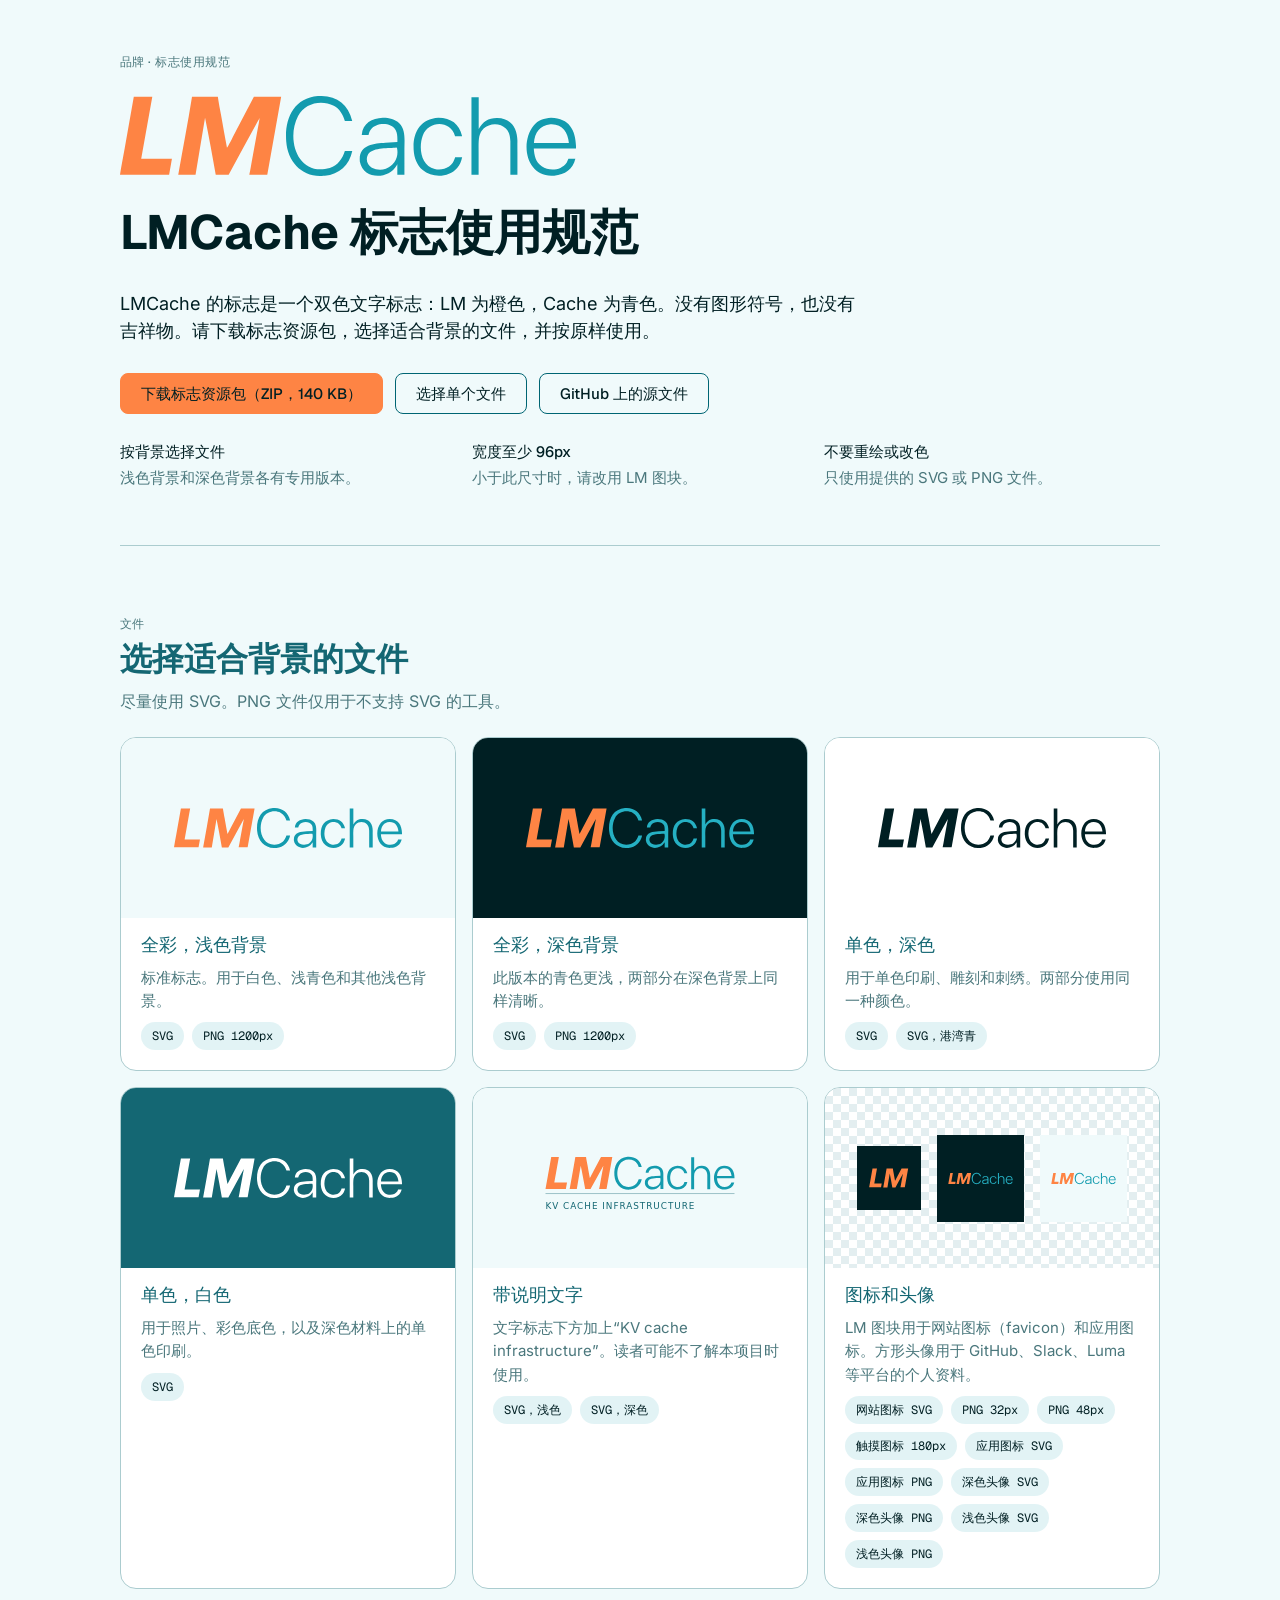
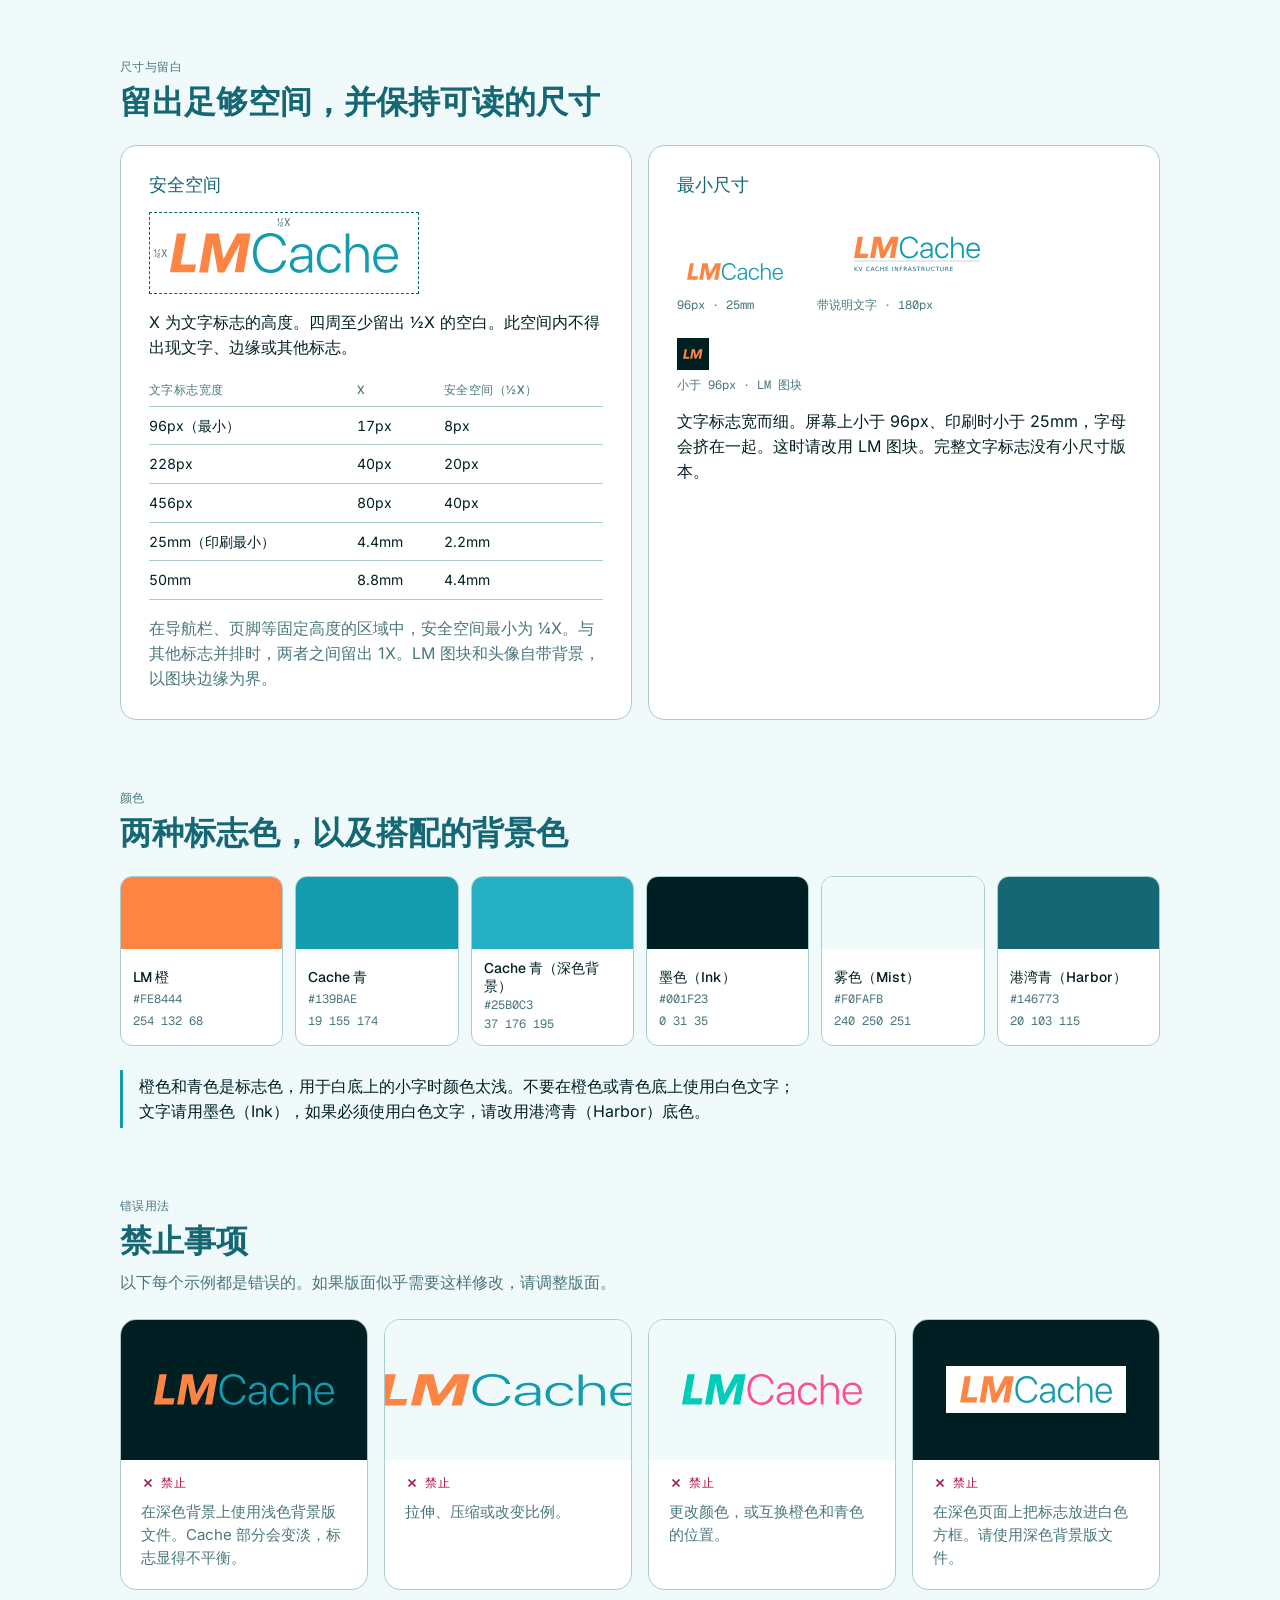
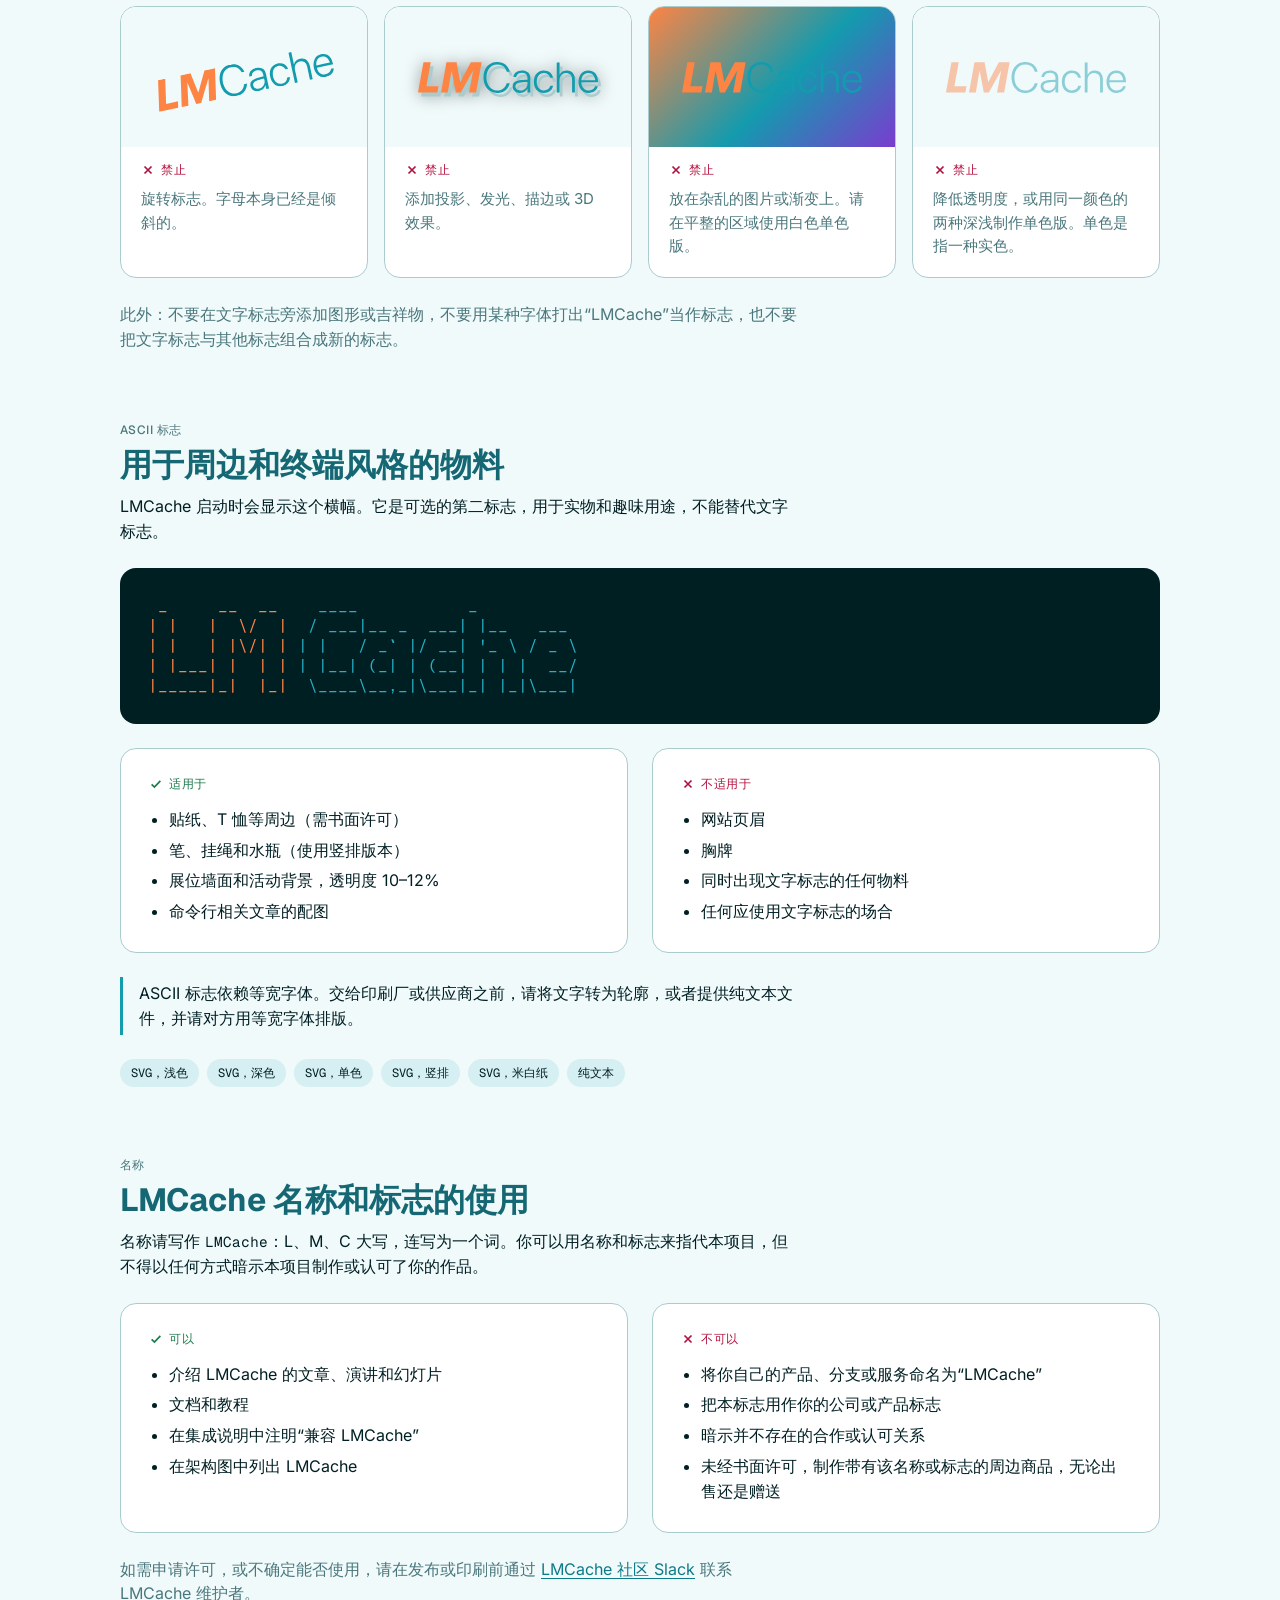
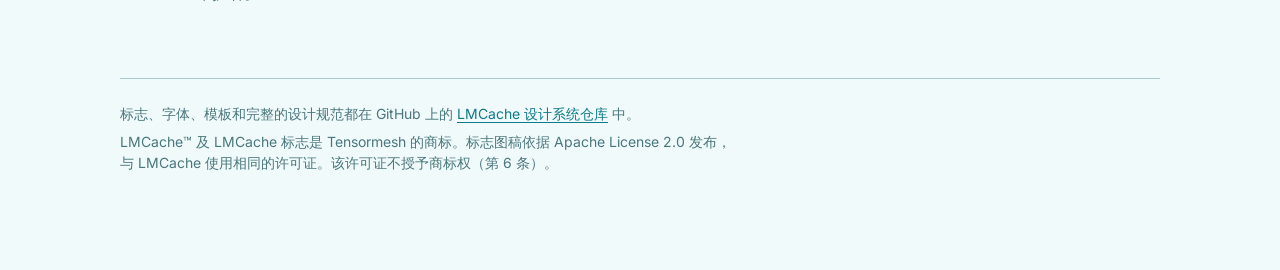
<file: logo-usage/index.zh-CN.html>
<!doctype html>
<html lang="zh-CN">
<head>
<meta charset="utf-8">
<meta name="viewport" content="width=device-width, initial-scale=1">
<title>LMCache 标志使用规范</title>
<meta name="description" content="LMCache 文字标志的使用方法：各种背景的文件、安全空间、最小尺寸、颜色和禁止事项。">
<link rel="icon" href="../marks/svg/lmcache-favicon.svg" type="image/svg+xml">
<link rel="stylesheet" href="../fonts/lmcache-fonts.css">
<style>body{margin:0;padding:0 20px;background:#F0FAFB}@media (prefers-color-scheme:dark){body{background:#001F23}}</style>
</head>
<body>
<!-- LMCache logo usage page. Generated by logo-usage/build.py from logo-usage/template.html in https://github.com/LMCache/lmcache-design-system. Edit the template, not this file. -->
<style>
/* This style loads only on the page that holds the widget, so hiding the theme title here is safe. */
.page-header .entry-title{display:none}
.lmc-logo{--lmc-bg:#F0FAFB;--lmc-card:#FFFFFF;--lmc-fg:#001F23;--lmc-head:#146773;--lmc-sec:#4A777C;--lmc-link:#0E7A89;--lmc-link-h:#B84708;--lmc-border:#006573;--lmc-soft:#ABCCCF;--lmc-pill:rgba(19,155,174,.12);--lmc-ok:#1F7A4D;--lmc-no:#B3123F;
--lmc-display:"Geist",ui-sans-serif,system-ui,-apple-system,"Segoe UI",sans-serif;--lmc-body:"Inter",ui-sans-serif,system-ui,-apple-system,"Segoe UI",sans-serif;--lmc-mono:"Geist Mono",ui-monospace,"SF Mono",Menlo,Consolas,monospace;
background:var(--lmc-bg);color:var(--lmc-fg);font:400 16px/1.55 var(--lmc-body);box-shadow:0 0 0 100vmax var(--lmc-bg);clip-path:inset(0 -100vmax);padding-block:56px 96px}
body.dark-mode .lmc-logo{--lmc-bg:#001F23;--lmc-card:#013138;--lmc-fg:#FFFFFF;--lmc-head:#FFFFFF;--lmc-sec:#ABCCCF;--lmc-link:#25B0C3;--lmc-link-h:#FE8444;--lmc-border:#1A8C9C;--lmc-soft:#006573;--lmc-ok:#4FBE86;--lmc-no:#F2708F}
@media (prefers-color-scheme:dark){body:not(.light-mode):not(.dark-mode) .lmc-logo{--lmc-bg:#001F23;--lmc-card:#013138;--lmc-fg:#FFFFFF;--lmc-head:#FFFFFF;--lmc-sec:#ABCCCF;--lmc-link:#25B0C3;--lmc-link-h:#FE8444;--lmc-border:#1A8C9C;--lmc-soft:#006573;--lmc-ok:#4FBE86;--lmc-no:#F2708F}}
.lmc-logo *,.lmc-logo *::before,.lmc-logo *::after{box-sizing:border-box}
.lmc-logo:lang(zh){--lmc-display:"Geist","PingFang SC","Hiragino Sans GB","Noto Sans SC","Microsoft YaHei",sans-serif;--lmc-body:"Inter","PingFang SC","Hiragino Sans GB","Noto Sans SC","Microsoft YaHei",sans-serif}
.lmc-logo:lang(ko){--lmc-display:"Geist","Apple SD Gothic Neo","Noto Sans KR","Malgun Gothic",sans-serif;--lmc-body:"Inter","Apple SD Gothic Neo","Noto Sans KR","Malgun Gothic",sans-serif;word-break:keep-all}
.lmc-logo:lang(zh) .lmc-eyebrow,.lmc-logo:lang(ko) .lmc-eyebrow,.lmc-logo:lang(zh) th,.lmc-logo:lang(ko) th{letter-spacing:.04em}
.lmc-logo .lmc-wrap{max-width:1040px;margin:0 auto;display:grid;gap:72px}
body .lmc-logo h1,body .lmc-logo h2,body .lmc-logo h3{font-family:var(--lmc-display);color:var(--lmc-head);line-height:1.2;text-wrap:balance;margin:0;text-transform:none;letter-spacing:0;font-style:normal}
body .lmc-logo h1{font-size:clamp(32px,6vw,48px);font-weight:700;color:var(--lmc-fg)}
body .lmc-logo h2{font-size:clamp(24px,4vw,32px);font-weight:700}
body .lmc-logo h3{font-size:18px;font-weight:500}
.lmc-logo p{margin:0;max-width:68ch}
.lmc-logo ul{margin:0;padding-left:20px;display:grid;gap:6px}
.lmc-logo li{margin:0}
.lmc-logo a{color:var(--lmc-link);text-decoration:underline;text-underline-offset:3px}
.lmc-logo a:hover{color:var(--lmc-link-h)}
.lmc-logo a:focus-visible{outline:3px solid #139BAE;outline-offset:3px;border-radius:4px}
.lmc-logo .lmc-mono{font-family:var(--lmc-mono);font-size:.9em}
.lmc-logo .lmc-eyebrow{font:500 12px/1 var(--lmc-display);text-transform:uppercase;letter-spacing:.11em;color:var(--lmc-sec)}
.lmc-logo .lmc-lede{font-size:18px}
.lmc-logo .lmc-muted{color:var(--lmc-sec)}
.lmc-logo section{display:grid;gap:24px}
.lmc-logo .lmc-head{display:grid;gap:10px}
.lmc-logo .lmc-hero{display:grid;gap:28px;border-bottom:1px solid var(--lmc-soft);padding-bottom:56px}
.lmc-logo .lmc-hero-mark img{width:min(456px,100%);height:auto}
.lmc-logo img{max-width:100%;height:auto;display:block;border:0;border-radius:0;box-shadow:none}
.lmc-logo .lmc-on-dark{display:none}
body.dark-mode .lmc-logo .lmc-hero-mark .lmc-on-light{display:none}
body.dark-mode .lmc-logo .lmc-hero-mark .lmc-on-dark{display:block}
@media (prefers-color-scheme:dark){body:not(.light-mode):not(.dark-mode) .lmc-logo .lmc-hero-mark .lmc-on-light{display:none}body:not(.light-mode):not(.dark-mode) .lmc-logo .lmc-hero-mark .lmc-on-dark{display:block}}
.lmc-logo .lmc-actions{display:flex;flex-wrap:wrap;gap:12px;align-items:center}
.lmc-logo a.lmc-btn{display:inline-flex;align-items:center;gap:8px;padding:12px 20px;border-radius:8px;font:500 15px/1 var(--lmc-display);text-decoration:none;background:#FE8444;color:#001F23;border:1px solid #FE8444;cursor:pointer}
.lmc-logo a.lmc-btn:hover{color:#001F23;filter:brightness(1.05)}
.lmc-logo a.lmc-btn.lmc-ghost{background:transparent;color:var(--lmc-fg);border-color:var(--lmc-border)}
.lmc-logo a.lmc-btn.lmc-ghost:hover{background:var(--lmc-pill)}
.lmc-logo .lmc-summary{display:grid;grid-template-columns:repeat(auto-fit,minmax(220px,1fr));gap:16px}
.lmc-logo .lmc-summary div{display:grid;gap:4px}
.lmc-logo .lmc-summary b{font:500 15px/1.3 var(--lmc-display)}
.lmc-logo .lmc-summary span{color:var(--lmc-sec);font-size:15px}
.lmc-logo .lmc-plates{display:grid;grid-template-columns:repeat(auto-fit,minmax(290px,1fr));gap:16px}
.lmc-logo .lmc-plate{border:1px solid var(--lmc-soft);border-radius:16px;overflow:hidden;display:grid;grid-template-rows:auto 1fr;min-width:0;background:var(--lmc-card)}
.lmc-logo .lmc-ground{display:grid;place-items:center;min-height:180px;padding:32px}
.lmc-logo .g-white{background:#FFFFFF}.lmc-logo .g-mist{background:#F0FAFB}.lmc-logo .g-ink{background:#001F23}.lmc-logo .g-harbor{background:#146773}
.lmc-logo .g-check{background:repeating-conic-gradient(#E3EEF0 0 25%,#FFFFFF 0 50%) 0 0/16px 16px;grid-auto-flow:column;gap:16px}
.lmc-logo .lmc-plate-body{padding:16px 20px 20px;display:grid;gap:10px;align-content:start}
.lmc-logo .lmc-plate-body p{font-size:15px;color:var(--lmc-sec)}
.lmc-logo .lmc-files{display:flex;flex-wrap:wrap;gap:8px}
.lmc-logo .lmc-files a{font:400 12px/1 var(--lmc-mono);padding:7px 10px;border-radius:999px;background:var(--lmc-pill);color:var(--lmc-fg);text-decoration:none;border:1px solid transparent}
.lmc-logo .lmc-files a:hover{border-color:var(--lmc-border);color:var(--lmc-fg)}
.lmc-logo .lmc-two{display:grid;grid-template-columns:repeat(auto-fit,minmax(300px,1fr));gap:16px}
.lmc-logo .lmc-panel{background:var(--lmc-card);border:1px solid var(--lmc-soft);border-radius:16px;padding:28px;display:grid;gap:16px;min-width:0;align-content:start}
.lmc-logo .lmc-clear{position:relative;justify-self:start;padding:20px;border:1px dashed var(--lmc-border);max-width:100%;background:#FFFFFF}
.lmc-logo .lmc-clear img{width:228px}
.lmc-logo .lmc-clear span{position:absolute;font:400 11px/1 var(--lmc-mono);color:#4A777C}
.lmc-logo .lmc-clear .t{top:4px;left:50%;transform:translateX(-50%)}
.lmc-logo .lmc-clear .l{left:4px;top:50%;transform:translateY(-50%)}
.lmc-logo .lmc-table{overflow-x:auto}
.lmc-logo table{border-collapse:collapse;width:100%;font-size:14px;font-variant-numeric:tabular-nums;margin:0;border:0}
.lmc-logo th,.lmc-logo td{text-align:left;padding:8px 12px 8px 0;border:0;border-bottom:1px solid var(--lmc-soft);background:transparent;color:var(--lmc-fg)}
.lmc-logo table tbody>tr:nth-child(odd)>td,.lmc-logo table tbody>tr:nth-child(odd)>th,.lmc-logo table tbody tr:hover>td,.lmc-logo table tbody tr:hover>th{background:transparent}
.lmc-logo th{font:500 12px/1.2 var(--lmc-display);text-transform:uppercase;letter-spacing:.11em;color:var(--lmc-sec)}
.lmc-logo .lmc-sizes{display:flex;flex-wrap:wrap;align-items:end;gap:24px}
.lmc-logo figure{margin:0;display:grid;gap:8px;justify-items:start}
.lmc-logo figcaption{font:400 12px/1.3 var(--lmc-mono);color:var(--lmc-sec)}
.lmc-logo .lmc-tile{background:#FFFFFF;padding:10px;border-radius:8px}
.lmc-logo .lmc-swatches{display:grid;grid-template-columns:repeat(auto-fit,minmax(150px,1fr));gap:12px}
.lmc-logo .lmc-sw{border:1px solid var(--lmc-soft);border-radius:12px;overflow:hidden;display:grid;background:var(--lmc-card)}
.lmc-logo .lmc-sw i{display:block;height:72px}
.lmc-logo .lmc-sw div{padding:10px 12px 12px;display:grid;gap:2px}
.lmc-logo .lmc-sw b{font:500 14px/1.3 var(--lmc-display)}
.lmc-logo .lmc-sw span{font:400 12px/1.4 var(--lmc-mono);color:var(--lmc-sec)}
.lmc-logo .lmc-note{border-left:3px solid #139BAE;padding:4px 0 4px 16px}
.lmc-logo .lmc-verdict{display:inline-flex;align-items:center;gap:6px;font:500 12px/1 var(--lmc-display);letter-spacing:.06em;text-transform:uppercase}
.lmc-logo .lmc-yes{color:var(--lmc-ok)}.lmc-logo .lmc-no{color:var(--lmc-no)}
.lmc-logo .lmc-verdict svg{width:14px;height:14px}
.lmc-logo .lmc-donts{display:grid;grid-template-columns:repeat(auto-fit,minmax(230px,1fr));gap:16px}
.lmc-logo .lmc-donts .lmc-ground{min-height:140px;padding:24px;overflow:hidden}
.lmc-logo .lmc-donts .lmc-ground img{width:180px}
.lmc-logo .x-stretch{transform:scaleX(1.45)}.lmc-logo .x-rotate{transform:rotate(-12deg)}.lmc-logo .x-hue{filter:hue-rotate(150deg) saturate(1.4)}
.lmc-logo .x-shadow{filter:drop-shadow(3px 4px 0 #ABCCCF) drop-shadow(0 0 8px rgba(0,0,0,.35))}
.lmc-logo .lmc-ground img.x-plate{background:#FFFFFF;padding:10px 14px}.lmc-logo .x-fade{opacity:.45}
.lmc-logo .x-busy{background:linear-gradient(135deg,#FE8444,#139BAE 55%,#7A3CCF)}
.lmc-logo pre.lmc-ascii{margin:0;padding:28px;border-radius:16px;background:#001F23;overflow-x:auto;font:400 clamp(9px,1.9vw,16px)/1.25 var(--lmc-mono);white-space:pre;color:#FFFFFF;border:0}
.lmc-logo .lmc-ascii .o{color:#FE8444}.lmc-logo .lmc-ascii .c{color:#25B0C3}
.lmc-logo .lmc-lists{display:grid;grid-template-columns:repeat(auto-fit,minmax(280px,1fr));gap:24px}
.lmc-logo .lmc-foot{border-top:1px solid var(--lmc-soft);padding-top:24px;font-size:14px;color:var(--lmc-sec);display:grid;gap:6px}
</style>

<div class="lmc-logo" id="lmc-logo" lang="zh-CN">
<div class="lmc-wrap">

<header class="lmc-hero">
  <span class="lmc-eyebrow">品牌 · 标志使用规范</span>
  <div class="lmc-hero-mark">
    <img class="lmc-on-light" src="data:image/svg+xml;charset=utf-8,%3Csvg xmlns=%22http://www.w3.org/2000/svg%22 viewBox=%220 0 114 20%22 width=%22228%22 height=%2240%22 role=%22img%22 aria-label=%22LMCache%22%3E%3Ctitle%3ELMCache%3C/title%3E%3Cpath fill=%22%23FE8444%22 d=%22M33.4728 0.202824C35.7345 0.225346 38.0301 0.202824 40.2918 0.202824L36.8201 19.6848H32.3194C32.5908 18.4911 32.8283 16.9708 33.0544 15.7546L34.4227 8.26589C34.6037 7.34246 34.7733 6.44156 34.909 5.50688C32.2855 10.169 29.7637 15.0001 27.1627 19.6961H23.9285C23.137 15.1015 22.1984 10.0001 21.2598 5.45057L18.885 19.6961H14.5652C15.696 13.2546 16.9739 6.64426 18.0029 0.214085H24.46C24.641 1.61048 25.0594 3.62625 25.3195 5.07895C25.7831 7.6803 26.2355 10.3717 26.7443 12.9618C27.4341 11.8582 28.3388 9.95508 28.9834 8.7276L33.4728 0.202824Z%22/%3E%3Cpath fill=%22%23FE8444%22 d=%22M3.44906 0.202824H8.0742L5.30364 15.6983H12.982L12.2809 19.6848C8.22121 19.6398 4.07102 19.6848 0 19.6848C0.327944 17.5789 0.78028 15.2591 1.16477 13.1308L3.44906 0.202824Z%22/%3E%3Cpath fill=%22%23139BAE%22 d=%22M49.4515 0.0226519C53.8957 -0.25888 57.0056 1.89202 58.0572 6.22761H56.214C55.7051 4.63977 54.97 3.25463 53.4434 2.44382C50.3336 0.822201 46.206 1.77941 44.5211 4.97761C41.4452 10.8222 44.4306 20.2479 52.437 17.9844C54.5856 17.2524 55.5242 15.7772 56.214 13.7614H58.0685C57.3335 17.2862 54.8117 19.6172 51.2157 19.9551C45.6858 20.4731 41.988 16.7006 41.5583 11.3627C41.1059 5.81094 43.345 0.574454 49.4742 0.0226519H49.4515Z%22/%3E%3Cpath fill=%22%23139BAE%22 d=%22M87.8888 0.292919H89.6756V8.26589C90.7272 6.32896 92.0277 5.52941 94.2215 5.48436C97.7611 5.41679 99.4347 8.23211 99.3555 11.419C99.3329 12.2299 99.3555 13.142 99.3555 13.9754V19.7073H97.5914V11.3177C97.5123 10.0902 97.3766 9.03166 96.4606 8.10823C95.0018 6.63301 92.3443 6.7231 90.9082 8.15328C90.3767 8.69382 89.9922 9.3695 89.8226 10.1127C89.5851 11.1263 89.6529 13.0069 89.6529 14.1105V19.7073H87.8662V0.292919H87.8888Z%22/%3E%3Cpath fill=%22%23139BAE%22 d=%22M79.5999 5.46183C82.7889 5.50687 84.7566 6.94831 85.5368 10.0902H83.7727C82.6758 5.99111 77.1121 6.0812 75.6985 9.8875C74.6242 12.7816 75.1218 17.3875 78.6839 18.2434C79.9279 18.5474 81.1718 18.3222 82.2574 17.6465C83.1621 16.9371 83.4561 16.3627 83.784 15.3042H85.5368C85.2881 16.3627 85.0167 17.151 84.2929 18.0069C82.2348 20.428 78.0394 20.5857 75.6759 18.5249C74.2171 17.2298 73.5273 15.3943 73.4142 13.4798C73.1541 9.17804 75.0087 5.75462 79.5999 5.46183Z%22/%3E%3Cpath fill=%22%23139BAE%22 d=%22M112.1 15.6871C111.987 15.9686 111.84 16.3515 111.693 16.5992C110.291 18.6037 107.43 18.919 105.428 17.5789C103.924 16.5654 103.551 14.8425 103.449 13.142C106.955 13.097 110.506 13.1307 114.011 13.1307C114.011 8.97534 112.62 5.56318 107.769 5.46183C106.061 5.57444 104.501 6.05867 103.427 7.39876C99.8418 11.8244 101.674 20.5632 108.549 19.9325C111.252 19.6848 113.208 18.3785 113.842 15.7096C113.299 15.7096 112.632 15.7096 112.1 15.6983V15.6871ZM107.611 7.04966C110.596 6.88074 111.976 9.04291 112.225 11.7231H108.289H103.483C103.709 9.16678 104.897 7.3312 107.622 7.04966H107.611Z%22/%3E%3Cpath fill=%22%23139BAE%22 d=%22M65.8374 5.45055C65.7809 5.45055 65.7357 5.45055 65.6904 5.45055C63.0216 5.60821 60.6808 6.76812 60.432 9.74109H62.1283C62.2753 9.20055 62.3771 8.84019 62.7163 8.37848C64.0281 6.58794 67.7486 6.48659 68.902 8.51362C69.3996 9.40326 69.3544 10.4956 69.343 11.4979L66.3689 11.678C63.4853 11.8582 59.7196 12.1735 59.9458 16.1037C59.9458 16.2163 59.9571 16.3289 59.9684 16.4303C60.8391 20.9573 67.104 20.946 69.1621 17.3762C69.2186 17.2749 69.2752 17.1848 69.3317 17.0834C69.3317 17.9506 69.3317 18.8177 69.3317 19.696H71.1072V13.1082C71.1072 11.0024 71.4577 8.44605 69.818 6.83569C68.755 5.79965 67.2849 5.45055 65.8374 5.45055ZM66.4707 18.1645C65.3173 18.5587 64.0507 18.4686 62.9538 17.9168C61.8682 17.2749 61.4159 15.9911 61.8908 14.865C62.7502 12.8154 66.8552 13.0406 68.7211 12.9168L69.0943 12.8942C69.1847 12.9618 69.2413 12.9618 69.2639 13.0857C69.7388 15.3267 68.5628 17.4551 66.4594 18.1645H66.4707Z%22/%3E%3C/svg%3E" width="456" height="80" alt="LMCache 文字标志：橙色的 LM 加上青色的 Cache，单一字重的斜体字形。">
    <img class="lmc-on-dark" src="data:image/svg+xml;charset=utf-8,%3Csvg xmlns=%22http://www.w3.org/2000/svg%22 viewBox=%220 0 114 20%22 width=%22228%22 height=%2240%22 role=%22img%22 aria-label=%22LMCache%22%3E%3Ctitle%3ELMCache%3C/title%3E%3C%21-- Teal lifted to %2325B0C3 for parity on Ink --%3E%3Cpath fill=%22%23FE8444%22 d=%22M33.4728 0.202824C35.7345 0.225346 38.0301 0.202824 40.2918 0.202824L36.8201 19.6848H32.3194C32.5908 18.4911 32.8283 16.9708 33.0544 15.7546L34.4227 8.26589C34.6037 7.34246 34.7733 6.44156 34.909 5.50688C32.2855 10.169 29.7637 15.0001 27.1627 19.6961H23.9285C23.137 15.1015 22.1984 10.0001 21.2598 5.45057L18.885 19.6961H14.5652C15.696 13.2546 16.9739 6.64426 18.0029 0.214085H24.46C24.641 1.61048 25.0594 3.62625 25.3195 5.07895C25.7831 7.6803 26.2355 10.3717 26.7443 12.9618C27.4341 11.8582 28.3388 9.95508 28.9834 8.7276L33.4728 0.202824Z%22/%3E%3Cpath fill=%22%23FE8444%22 d=%22M3.44906 0.202824H8.0742L5.30364 15.6983H12.982L12.2809 19.6848C8.22121 19.6398 4.07102 19.6848 0 19.6848C0.327944 17.5789 0.78028 15.2591 1.16477 13.1308L3.44906 0.202824Z%22/%3E%3Cpath fill=%22%2325B0C3%22 d=%22M49.4515 0.0226519C53.8957 -0.25888 57.0056 1.89202 58.0572 6.22761H56.214C55.7051 4.63977 54.97 3.25463 53.4434 2.44382C50.3336 0.822201 46.206 1.77941 44.5211 4.97761C41.4452 10.8222 44.4306 20.2479 52.437 17.9844C54.5856 17.2524 55.5242 15.7772 56.214 13.7614H58.0685C57.3335 17.2862 54.8117 19.6172 51.2157 19.9551C45.6858 20.4731 41.988 16.7006 41.5583 11.3627C41.1059 5.81094 43.345 0.574454 49.4742 0.0226519H49.4515Z%22/%3E%3Cpath fill=%22%2325B0C3%22 d=%22M87.8888 0.292919H89.6756V8.26589C90.7272 6.32896 92.0277 5.52941 94.2215 5.48436C97.7611 5.41679 99.4347 8.23211 99.3555 11.419C99.3329 12.2299 99.3555 13.142 99.3555 13.9754V19.7073H97.5914V11.3177C97.5123 10.0902 97.3766 9.03166 96.4606 8.10823C95.0018 6.63301 92.3443 6.7231 90.9082 8.15328C90.3767 8.69382 89.9922 9.3695 89.8226 10.1127C89.5851 11.1263 89.6529 13.0069 89.6529 14.1105V19.7073H87.8662V0.292919H87.8888Z%22/%3E%3Cpath fill=%22%2325B0C3%22 d=%22M79.5999 5.46183C82.7889 5.50687 84.7566 6.94831 85.5368 10.0902H83.7727C82.6758 5.99111 77.1121 6.0812 75.6985 9.8875C74.6242 12.7816 75.1218 17.3875 78.6839 18.2434C79.9279 18.5474 81.1718 18.3222 82.2574 17.6465C83.1621 16.9371 83.4561 16.3627 83.784 15.3042H85.5368C85.2881 16.3627 85.0167 17.151 84.2929 18.0069C82.2348 20.428 78.0394 20.5857 75.6759 18.5249C74.2171 17.2298 73.5273 15.3943 73.4142 13.4798C73.1541 9.17804 75.0087 5.75462 79.5999 5.46183Z%22/%3E%3Cpath fill=%22%2325B0C3%22 d=%22M112.1 15.6871C111.987 15.9686 111.84 16.3515 111.693 16.5992C110.291 18.6037 107.43 18.919 105.428 17.5789C103.924 16.5654 103.551 14.8425 103.449 13.142C106.955 13.097 110.506 13.1307 114.011 13.1307C114.011 8.97534 112.62 5.56318 107.769 5.46183C106.061 5.57444 104.501 6.05867 103.427 7.39876C99.8418 11.8244 101.674 20.5632 108.549 19.9325C111.252 19.6848 113.208 18.3785 113.842 15.7096C113.299 15.7096 112.632 15.7096 112.1 15.6983V15.6871ZM107.611 7.04966C110.596 6.88074 111.976 9.04291 112.225 11.7231H108.289H103.483C103.709 9.16678 104.897 7.3312 107.622 7.04966H107.611Z%22/%3E%3Cpath fill=%22%2325B0C3%22 d=%22M65.8374 5.45055C65.7809 5.45055 65.7357 5.45055 65.6904 5.45055C63.0216 5.60821 60.6808 6.76812 60.432 9.74109H62.1283C62.2753 9.20055 62.3771 8.84019 62.7163 8.37848C64.0281 6.58794 67.7486 6.48659 68.902 8.51362C69.3996 9.40326 69.3544 10.4956 69.343 11.4979L66.3689 11.678C63.4853 11.8582 59.7196 12.1735 59.9458 16.1037C59.9458 16.2163 59.9571 16.3289 59.9684 16.4303C60.8391 20.9573 67.104 20.946 69.1621 17.3762C69.2186 17.2749 69.2752 17.1848 69.3317 17.0834C69.3317 17.9506 69.3317 18.8177 69.3317 19.696H71.1072V13.1082C71.1072 11.0024 71.4577 8.44605 69.818 6.83569C68.755 5.79965 67.2849 5.45055 65.8374 5.45055ZM66.4707 18.1645C65.3173 18.5587 64.0507 18.4686 62.9538 17.9168C61.8682 17.2749 61.4159 15.9911 61.8908 14.865C62.7502 12.8154 66.8552 13.0406 68.7211 12.9168L69.0943 12.8942C69.1847 12.9618 69.2413 12.9618 69.2639 13.0857C69.7388 15.3267 68.5628 17.4551 66.4594 18.1645H66.4707Z%22/%3E%3C/svg%3E" width="456" height="80" alt="用于深色背景的 LMCache 文字标志：LM 为橙色，Cache 为较浅的青色。">
  </div>
  <h1>LMCache 标志使用规范</h1>
  <p class="lmc-lede">LMCache 的标志是一个双色文字标志：LM 为橙色，Cache 为青色。没有图形符号，也没有吉祥物。请下载标志资源包，选择适合背景的文件，并按原样使用。</p>
  <div class="lmc-actions">
    <a class="lmc-btn" href="https://lmcache.ai/wp-content/uploads/2026/10/lmcache-logo-kit.zip" download>下载标志资源包（ZIP，140 KB）</a>
    <a class="lmc-btn lmc-ghost" href="#lmc-files">选择单个文件</a>
    <a class="lmc-btn lmc-ghost" href="https://github.com/LMCache/lmcache-design-system">GitHub 上的源文件</a>
  </div>
  <div class="lmc-summary">
    <div><b>按背景选择文件</b><span>浅色背景和深色背景各有专用版本。</span></div>
    <div><b>宽度至少 96px</b><span>小于此尺寸时，请改用 LM 图块。</span></div>
    <div><b>不要重绘或改色</b><span>只使用提供的 SVG 或 PNG 文件。</span></div>
  </div>
</header>

<section id="lmc-files">
  <div class="lmc-head">
    <span class="lmc-eyebrow">文件</span>
    <h2>选择适合背景的文件</h2>
    <p class="lmc-muted">尽量使用 SVG。PNG 文件仅用于不支持 SVG 的工具。</p>
  </div>
  <div class="lmc-plates">
    <article class="lmc-plate">
      <div class="lmc-ground g-mist"><img src="data:image/svg+xml;charset=utf-8,%3Csvg xmlns=%22http://www.w3.org/2000/svg%22 viewBox=%220 0 114 20%22 width=%22228%22 height=%2240%22 role=%22img%22 aria-label=%22LMCache%22%3E%3Ctitle%3ELMCache%3C/title%3E%3Cpath fill=%22%23FE8444%22 d=%22M33.4728 0.202824C35.7345 0.225346 38.0301 0.202824 40.2918 0.202824L36.8201 19.6848H32.3194C32.5908 18.4911 32.8283 16.9708 33.0544 15.7546L34.4227 8.26589C34.6037 7.34246 34.7733 6.44156 34.909 5.50688C32.2855 10.169 29.7637 15.0001 27.1627 19.6961H23.9285C23.137 15.1015 22.1984 10.0001 21.2598 5.45057L18.885 19.6961H14.5652C15.696 13.2546 16.9739 6.64426 18.0029 0.214085H24.46C24.641 1.61048 25.0594 3.62625 25.3195 5.07895C25.7831 7.6803 26.2355 10.3717 26.7443 12.9618C27.4341 11.8582 28.3388 9.95508 28.9834 8.7276L33.4728 0.202824Z%22/%3E%3Cpath fill=%22%23FE8444%22 d=%22M3.44906 0.202824H8.0742L5.30364 15.6983H12.982L12.2809 19.6848C8.22121 19.6398 4.07102 19.6848 0 19.6848C0.327944 17.5789 0.78028 15.2591 1.16477 13.1308L3.44906 0.202824Z%22/%3E%3Cpath fill=%22%23139BAE%22 d=%22M49.4515 0.0226519C53.8957 -0.25888 57.0056 1.89202 58.0572 6.22761H56.214C55.7051 4.63977 54.97 3.25463 53.4434 2.44382C50.3336 0.822201 46.206 1.77941 44.5211 4.97761C41.4452 10.8222 44.4306 20.2479 52.437 17.9844C54.5856 17.2524 55.5242 15.7772 56.214 13.7614H58.0685C57.3335 17.2862 54.8117 19.6172 51.2157 19.9551C45.6858 20.4731 41.988 16.7006 41.5583 11.3627C41.1059 5.81094 43.345 0.574454 49.4742 0.0226519H49.4515Z%22/%3E%3Cpath fill=%22%23139BAE%22 d=%22M87.8888 0.292919H89.6756V8.26589C90.7272 6.32896 92.0277 5.52941 94.2215 5.48436C97.7611 5.41679 99.4347 8.23211 99.3555 11.419C99.3329 12.2299 99.3555 13.142 99.3555 13.9754V19.7073H97.5914V11.3177C97.5123 10.0902 97.3766 9.03166 96.4606 8.10823C95.0018 6.63301 92.3443 6.7231 90.9082 8.15328C90.3767 8.69382 89.9922 9.3695 89.8226 10.1127C89.5851 11.1263 89.6529 13.0069 89.6529 14.1105V19.7073H87.8662V0.292919H87.8888Z%22/%3E%3Cpath fill=%22%23139BAE%22 d=%22M79.5999 5.46183C82.7889 5.50687 84.7566 6.94831 85.5368 10.0902H83.7727C82.6758 5.99111 77.1121 6.0812 75.6985 9.8875C74.6242 12.7816 75.1218 17.3875 78.6839 18.2434C79.9279 18.5474 81.1718 18.3222 82.2574 17.6465C83.1621 16.9371 83.4561 16.3627 83.784 15.3042H85.5368C85.2881 16.3627 85.0167 17.151 84.2929 18.0069C82.2348 20.428 78.0394 20.5857 75.6759 18.5249C74.2171 17.2298 73.5273 15.3943 73.4142 13.4798C73.1541 9.17804 75.0087 5.75462 79.5999 5.46183Z%22/%3E%3Cpath fill=%22%23139BAE%22 d=%22M112.1 15.6871C111.987 15.9686 111.84 16.3515 111.693 16.5992C110.291 18.6037 107.43 18.919 105.428 17.5789C103.924 16.5654 103.551 14.8425 103.449 13.142C106.955 13.097 110.506 13.1307 114.011 13.1307C114.011 8.97534 112.62 5.56318 107.769 5.46183C106.061 5.57444 104.501 6.05867 103.427 7.39876C99.8418 11.8244 101.674 20.5632 108.549 19.9325C111.252 19.6848 113.208 18.3785 113.842 15.7096C113.299 15.7096 112.632 15.7096 112.1 15.6983V15.6871ZM107.611 7.04966C110.596 6.88074 111.976 9.04291 112.225 11.7231H108.289H103.483C103.709 9.16678 104.897 7.3312 107.622 7.04966H107.611Z%22/%3E%3Cpath fill=%22%23139BAE%22 d=%22M65.8374 5.45055C65.7809 5.45055 65.7357 5.45055 65.6904 5.45055C63.0216 5.60821 60.6808 6.76812 60.432 9.74109H62.1283C62.2753 9.20055 62.3771 8.84019 62.7163 8.37848C64.0281 6.58794 67.7486 6.48659 68.902 8.51362C69.3996 9.40326 69.3544 10.4956 69.343 11.4979L66.3689 11.678C63.4853 11.8582 59.7196 12.1735 59.9458 16.1037C59.9458 16.2163 59.9571 16.3289 59.9684 16.4303C60.8391 20.9573 67.104 20.946 69.1621 17.3762C69.2186 17.2749 69.2752 17.1848 69.3317 17.0834C69.3317 17.9506 69.3317 18.8177 69.3317 19.696H71.1072V13.1082C71.1072 11.0024 71.4577 8.44605 69.818 6.83569C68.755 5.79965 67.2849 5.45055 65.8374 5.45055ZM66.4707 18.1645C65.3173 18.5587 64.0507 18.4686 62.9538 17.9168C61.8682 17.2749 61.4159 15.9911 61.8908 14.865C62.7502 12.8154 66.8552 13.0406 68.7211 12.9168L69.0943 12.8942C69.1847 12.9618 69.2413 12.9618 69.2639 13.0857C69.7388 15.3267 68.5628 17.4551 66.4594 18.1645H66.4707Z%22/%3E%3C/svg%3E" width="228" height="40" alt="浅青色背景上的全彩 LMCache 文字标志。"></div>
      <div class="lmc-plate-body">
        <h3>全彩，浅色背景</h3>
        <p>标准标志。用于白色、浅青色和其他浅色背景。</p>
        <div class="lmc-files"><a href="data:image/svg+xml;charset=utf-8,%3Csvg xmlns=%22http://www.w3.org/2000/svg%22 viewBox=%220 0 114 20%22 width=%22228%22 height=%2240%22 role=%22img%22 aria-label=%22LMCache%22%3E%3Ctitle%3ELMCache%3C/title%3E%3Cpath fill=%22%23FE8444%22 d=%22M33.4728 0.202824C35.7345 0.225346 38.0301 0.202824 40.2918 0.202824L36.8201 19.6848H32.3194C32.5908 18.4911 32.8283 16.9708 33.0544 15.7546L34.4227 8.26589C34.6037 7.34246 34.7733 6.44156 34.909 5.50688C32.2855 10.169 29.7637 15.0001 27.1627 19.6961H23.9285C23.137 15.1015 22.1984 10.0001 21.2598 5.45057L18.885 19.6961H14.5652C15.696 13.2546 16.9739 6.64426 18.0029 0.214085H24.46C24.641 1.61048 25.0594 3.62625 25.3195 5.07895C25.7831 7.6803 26.2355 10.3717 26.7443 12.9618C27.4341 11.8582 28.3388 9.95508 28.9834 8.7276L33.4728 0.202824Z%22/%3E%3Cpath fill=%22%23FE8444%22 d=%22M3.44906 0.202824H8.0742L5.30364 15.6983H12.982L12.2809 19.6848C8.22121 19.6398 4.07102 19.6848 0 19.6848C0.327944 17.5789 0.78028 15.2591 1.16477 13.1308L3.44906 0.202824Z%22/%3E%3Cpath fill=%22%23139BAE%22 d=%22M49.4515 0.0226519C53.8957 -0.25888 57.0056 1.89202 58.0572 6.22761H56.214C55.7051 4.63977 54.97 3.25463 53.4434 2.44382C50.3336 0.822201 46.206 1.77941 44.5211 4.97761C41.4452 10.8222 44.4306 20.2479 52.437 17.9844C54.5856 17.2524 55.5242 15.7772 56.214 13.7614H58.0685C57.3335 17.2862 54.8117 19.6172 51.2157 19.9551C45.6858 20.4731 41.988 16.7006 41.5583 11.3627C41.1059 5.81094 43.345 0.574454 49.4742 0.0226519H49.4515Z%22/%3E%3Cpath fill=%22%23139BAE%22 d=%22M87.8888 0.292919H89.6756V8.26589C90.7272 6.32896 92.0277 5.52941 94.2215 5.48436C97.7611 5.41679 99.4347 8.23211 99.3555 11.419C99.3329 12.2299 99.3555 13.142 99.3555 13.9754V19.7073H97.5914V11.3177C97.5123 10.0902 97.3766 9.03166 96.4606 8.10823C95.0018 6.63301 92.3443 6.7231 90.9082 8.15328C90.3767 8.69382 89.9922 9.3695 89.8226 10.1127C89.5851 11.1263 89.6529 13.0069 89.6529 14.1105V19.7073H87.8662V0.292919H87.8888Z%22/%3E%3Cpath fill=%22%23139BAE%22 d=%22M79.5999 5.46183C82.7889 5.50687 84.7566 6.94831 85.5368 10.0902H83.7727C82.6758 5.99111 77.1121 6.0812 75.6985 9.8875C74.6242 12.7816 75.1218 17.3875 78.6839 18.2434C79.9279 18.5474 81.1718 18.3222 82.2574 17.6465C83.1621 16.9371 83.4561 16.3627 83.784 15.3042H85.5368C85.2881 16.3627 85.0167 17.151 84.2929 18.0069C82.2348 20.428 78.0394 20.5857 75.6759 18.5249C74.2171 17.2298 73.5273 15.3943 73.4142 13.4798C73.1541 9.17804 75.0087 5.75462 79.5999 5.46183Z%22/%3E%3Cpath fill=%22%23139BAE%22 d=%22M112.1 15.6871C111.987 15.9686 111.84 16.3515 111.693 16.5992C110.291 18.6037 107.43 18.919 105.428 17.5789C103.924 16.5654 103.551 14.8425 103.449 13.142C106.955 13.097 110.506 13.1307 114.011 13.1307C114.011 8.97534 112.62 5.56318 107.769 5.46183C106.061 5.57444 104.501 6.05867 103.427 7.39876C99.8418 11.8244 101.674 20.5632 108.549 19.9325C111.252 19.6848 113.208 18.3785 113.842 15.7096C113.299 15.7096 112.632 15.7096 112.1 15.6983V15.6871ZM107.611 7.04966C110.596 6.88074 111.976 9.04291 112.225 11.7231H108.289H103.483C103.709 9.16678 104.897 7.3312 107.622 7.04966H107.611Z%22/%3E%3Cpath fill=%22%23139BAE%22 d=%22M65.8374 5.45055C65.7809 5.45055 65.7357 5.45055 65.6904 5.45055C63.0216 5.60821 60.6808 6.76812 60.432 9.74109H62.1283C62.2753 9.20055 62.3771 8.84019 62.7163 8.37848C64.0281 6.58794 67.7486 6.48659 68.902 8.51362C69.3996 9.40326 69.3544 10.4956 69.343 11.4979L66.3689 11.678C63.4853 11.8582 59.7196 12.1735 59.9458 16.1037C59.9458 16.2163 59.9571 16.3289 59.9684 16.4303C60.8391 20.9573 67.104 20.946 69.1621 17.3762C69.2186 17.2749 69.2752 17.1848 69.3317 17.0834C69.3317 17.9506 69.3317 18.8177 69.3317 19.696H71.1072V13.1082C71.1072 11.0024 71.4577 8.44605 69.818 6.83569C68.755 5.79965 67.2849 5.45055 65.8374 5.45055ZM66.4707 18.1645C65.3173 18.5587 64.0507 18.4686 62.9538 17.9168C61.8682 17.2749 61.4159 15.9911 61.8908 14.865C62.7502 12.8154 66.8552 13.0406 68.7211 12.9168L69.0943 12.8942C69.1847 12.9618 69.2413 12.9618 69.2639 13.0857C69.7388 15.3267 68.5628 17.4551 66.4594 18.1645H66.4707Z%22/%3E%3C/svg%3E" download="lmcache-wordmark.svg" data-lmc-svg="wordmark">SVG</a><a href="#" data-lmc-png="wordmark" data-w="1200" download="lmcache-wordmark-1200.png">PNG 1200px</a></div>
      </div>
    </article>
    <article class="lmc-plate">
      <div class="lmc-ground g-ink"><img src="data:image/svg+xml;charset=utf-8,%3Csvg xmlns=%22http://www.w3.org/2000/svg%22 viewBox=%220 0 114 20%22 width=%22228%22 height=%2240%22 role=%22img%22 aria-label=%22LMCache%22%3E%3Ctitle%3ELMCache%3C/title%3E%3C%21-- Teal lifted to %2325B0C3 for parity on Ink --%3E%3Cpath fill=%22%23FE8444%22 d=%22M33.4728 0.202824C35.7345 0.225346 38.0301 0.202824 40.2918 0.202824L36.8201 19.6848H32.3194C32.5908 18.4911 32.8283 16.9708 33.0544 15.7546L34.4227 8.26589C34.6037 7.34246 34.7733 6.44156 34.909 5.50688C32.2855 10.169 29.7637 15.0001 27.1627 19.6961H23.9285C23.137 15.1015 22.1984 10.0001 21.2598 5.45057L18.885 19.6961H14.5652C15.696 13.2546 16.9739 6.64426 18.0029 0.214085H24.46C24.641 1.61048 25.0594 3.62625 25.3195 5.07895C25.7831 7.6803 26.2355 10.3717 26.7443 12.9618C27.4341 11.8582 28.3388 9.95508 28.9834 8.7276L33.4728 0.202824Z%22/%3E%3Cpath fill=%22%23FE8444%22 d=%22M3.44906 0.202824H8.0742L5.30364 15.6983H12.982L12.2809 19.6848C8.22121 19.6398 4.07102 19.6848 0 19.6848C0.327944 17.5789 0.78028 15.2591 1.16477 13.1308L3.44906 0.202824Z%22/%3E%3Cpath fill=%22%2325B0C3%22 d=%22M49.4515 0.0226519C53.8957 -0.25888 57.0056 1.89202 58.0572 6.22761H56.214C55.7051 4.63977 54.97 3.25463 53.4434 2.44382C50.3336 0.822201 46.206 1.77941 44.5211 4.97761C41.4452 10.8222 44.4306 20.2479 52.437 17.9844C54.5856 17.2524 55.5242 15.7772 56.214 13.7614H58.0685C57.3335 17.2862 54.8117 19.6172 51.2157 19.9551C45.6858 20.4731 41.988 16.7006 41.5583 11.3627C41.1059 5.81094 43.345 0.574454 49.4742 0.0226519H49.4515Z%22/%3E%3Cpath fill=%22%2325B0C3%22 d=%22M87.8888 0.292919H89.6756V8.26589C90.7272 6.32896 92.0277 5.52941 94.2215 5.48436C97.7611 5.41679 99.4347 8.23211 99.3555 11.419C99.3329 12.2299 99.3555 13.142 99.3555 13.9754V19.7073H97.5914V11.3177C97.5123 10.0902 97.3766 9.03166 96.4606 8.10823C95.0018 6.63301 92.3443 6.7231 90.9082 8.15328C90.3767 8.69382 89.9922 9.3695 89.8226 10.1127C89.5851 11.1263 89.6529 13.0069 89.6529 14.1105V19.7073H87.8662V0.292919H87.8888Z%22/%3E%3Cpath fill=%22%2325B0C3%22 d=%22M79.5999 5.46183C82.7889 5.50687 84.7566 6.94831 85.5368 10.0902H83.7727C82.6758 5.99111 77.1121 6.0812 75.6985 9.8875C74.6242 12.7816 75.1218 17.3875 78.6839 18.2434C79.9279 18.5474 81.1718 18.3222 82.2574 17.6465C83.1621 16.9371 83.4561 16.3627 83.784 15.3042H85.5368C85.2881 16.3627 85.0167 17.151 84.2929 18.0069C82.2348 20.428 78.0394 20.5857 75.6759 18.5249C74.2171 17.2298 73.5273 15.3943 73.4142 13.4798C73.1541 9.17804 75.0087 5.75462 79.5999 5.46183Z%22/%3E%3Cpath fill=%22%2325B0C3%22 d=%22M112.1 15.6871C111.987 15.9686 111.84 16.3515 111.693 16.5992C110.291 18.6037 107.43 18.919 105.428 17.5789C103.924 16.5654 103.551 14.8425 103.449 13.142C106.955 13.097 110.506 13.1307 114.011 13.1307C114.011 8.97534 112.62 5.56318 107.769 5.46183C106.061 5.57444 104.501 6.05867 103.427 7.39876C99.8418 11.8244 101.674 20.5632 108.549 19.9325C111.252 19.6848 113.208 18.3785 113.842 15.7096C113.299 15.7096 112.632 15.7096 112.1 15.6983V15.6871ZM107.611 7.04966C110.596 6.88074 111.976 9.04291 112.225 11.7231H108.289H103.483C103.709 9.16678 104.897 7.3312 107.622 7.04966H107.611Z%22/%3E%3Cpath fill=%22%2325B0C3%22 d=%22M65.8374 5.45055C65.7809 5.45055 65.7357 5.45055 65.6904 5.45055C63.0216 5.60821 60.6808 6.76812 60.432 9.74109H62.1283C62.2753 9.20055 62.3771 8.84019 62.7163 8.37848C64.0281 6.58794 67.7486 6.48659 68.902 8.51362C69.3996 9.40326 69.3544 10.4956 69.343 11.4979L66.3689 11.678C63.4853 11.8582 59.7196 12.1735 59.9458 16.1037C59.9458 16.2163 59.9571 16.3289 59.9684 16.4303C60.8391 20.9573 67.104 20.946 69.1621 17.3762C69.2186 17.2749 69.2752 17.1848 69.3317 17.0834C69.3317 17.9506 69.3317 18.8177 69.3317 19.696H71.1072V13.1082C71.1072 11.0024 71.4577 8.44605 69.818 6.83569C68.755 5.79965 67.2849 5.45055 65.8374 5.45055ZM66.4707 18.1645C65.3173 18.5587 64.0507 18.4686 62.9538 17.9168C61.8682 17.2749 61.4159 15.9911 61.8908 14.865C62.7502 12.8154 66.8552 13.0406 68.7211 12.9168L69.0943 12.8942C69.1847 12.9618 69.2413 12.9618 69.2639 13.0857C69.7388 15.3267 68.5628 17.4551 66.4594 18.1645H66.4707Z%22/%3E%3C/svg%3E" width="228" height="40" alt="用于深色背景的 LMCache 文字标志，Cache 为较浅的青色，置于深青黑色背景上。"></div>
      <div class="lmc-plate-body">
        <h3>全彩，深色背景</h3>
        <p>此版本的青色更浅，两部分在深色背景上同样清晰。</p>
        <div class="lmc-files"><a href="data:image/svg+xml;charset=utf-8,%3Csvg xmlns=%22http://www.w3.org/2000/svg%22 viewBox=%220 0 114 20%22 width=%22228%22 height=%2240%22 role=%22img%22 aria-label=%22LMCache%22%3E%3Ctitle%3ELMCache%3C/title%3E%3C%21-- Teal lifted to %2325B0C3 for parity on Ink --%3E%3Cpath fill=%22%23FE8444%22 d=%22M33.4728 0.202824C35.7345 0.225346 38.0301 0.202824 40.2918 0.202824L36.8201 19.6848H32.3194C32.5908 18.4911 32.8283 16.9708 33.0544 15.7546L34.4227 8.26589C34.6037 7.34246 34.7733 6.44156 34.909 5.50688C32.2855 10.169 29.7637 15.0001 27.1627 19.6961H23.9285C23.137 15.1015 22.1984 10.0001 21.2598 5.45057L18.885 19.6961H14.5652C15.696 13.2546 16.9739 6.64426 18.0029 0.214085H24.46C24.641 1.61048 25.0594 3.62625 25.3195 5.07895C25.7831 7.6803 26.2355 10.3717 26.7443 12.9618C27.4341 11.8582 28.3388 9.95508 28.9834 8.7276L33.4728 0.202824Z%22/%3E%3Cpath fill=%22%23FE8444%22 d=%22M3.44906 0.202824H8.0742L5.30364 15.6983H12.982L12.2809 19.6848C8.22121 19.6398 4.07102 19.6848 0 19.6848C0.327944 17.5789 0.78028 15.2591 1.16477 13.1308L3.44906 0.202824Z%22/%3E%3Cpath fill=%22%2325B0C3%22 d=%22M49.4515 0.0226519C53.8957 -0.25888 57.0056 1.89202 58.0572 6.22761H56.214C55.7051 4.63977 54.97 3.25463 53.4434 2.44382C50.3336 0.822201 46.206 1.77941 44.5211 4.97761C41.4452 10.8222 44.4306 20.2479 52.437 17.9844C54.5856 17.2524 55.5242 15.7772 56.214 13.7614H58.0685C57.3335 17.2862 54.8117 19.6172 51.2157 19.9551C45.6858 20.4731 41.988 16.7006 41.5583 11.3627C41.1059 5.81094 43.345 0.574454 49.4742 0.0226519H49.4515Z%22/%3E%3Cpath fill=%22%2325B0C3%22 d=%22M87.8888 0.292919H89.6756V8.26589C90.7272 6.32896 92.0277 5.52941 94.2215 5.48436C97.7611 5.41679 99.4347 8.23211 99.3555 11.419C99.3329 12.2299 99.3555 13.142 99.3555 13.9754V19.7073H97.5914V11.3177C97.5123 10.0902 97.3766 9.03166 96.4606 8.10823C95.0018 6.63301 92.3443 6.7231 90.9082 8.15328C90.3767 8.69382 89.9922 9.3695 89.8226 10.1127C89.5851 11.1263 89.6529 13.0069 89.6529 14.1105V19.7073H87.8662V0.292919H87.8888Z%22/%3E%3Cpath fill=%22%2325B0C3%22 d=%22M79.5999 5.46183C82.7889 5.50687 84.7566 6.94831 85.5368 10.0902H83.7727C82.6758 5.99111 77.1121 6.0812 75.6985 9.8875C74.6242 12.7816 75.1218 17.3875 78.6839 18.2434C79.9279 18.5474 81.1718 18.3222 82.2574 17.6465C83.1621 16.9371 83.4561 16.3627 83.784 15.3042H85.5368C85.2881 16.3627 85.0167 17.151 84.2929 18.0069C82.2348 20.428 78.0394 20.5857 75.6759 18.5249C74.2171 17.2298 73.5273 15.3943 73.4142 13.4798C73.1541 9.17804 75.0087 5.75462 79.5999 5.46183Z%22/%3E%3Cpath fill=%22%2325B0C3%22 d=%22M112.1 15.6871C111.987 15.9686 111.84 16.3515 111.693 16.5992C110.291 18.6037 107.43 18.919 105.428 17.5789C103.924 16.5654 103.551 14.8425 103.449 13.142C106.955 13.097 110.506 13.1307 114.011 13.1307C114.011 8.97534 112.62 5.56318 107.769 5.46183C106.061 5.57444 104.501 6.05867 103.427 7.39876C99.8418 11.8244 101.674 20.5632 108.549 19.9325C111.252 19.6848 113.208 18.3785 113.842 15.7096C113.299 15.7096 112.632 15.7096 112.1 15.6983V15.6871ZM107.611 7.04966C110.596 6.88074 111.976 9.04291 112.225 11.7231H108.289H103.483C103.709 9.16678 104.897 7.3312 107.622 7.04966H107.611Z%22/%3E%3Cpath fill=%22%2325B0C3%22 d=%22M65.8374 5.45055C65.7809 5.45055 65.7357 5.45055 65.6904 5.45055C63.0216 5.60821 60.6808 6.76812 60.432 9.74109H62.1283C62.2753 9.20055 62.3771 8.84019 62.7163 8.37848C64.0281 6.58794 67.7486 6.48659 68.902 8.51362C69.3996 9.40326 69.3544 10.4956 69.343 11.4979L66.3689 11.678C63.4853 11.8582 59.7196 12.1735 59.9458 16.1037C59.9458 16.2163 59.9571 16.3289 59.9684 16.4303C60.8391 20.9573 67.104 20.946 69.1621 17.3762C69.2186 17.2749 69.2752 17.1848 69.3317 17.0834C69.3317 17.9506 69.3317 18.8177 69.3317 19.696H71.1072V13.1082C71.1072 11.0024 71.4577 8.44605 69.818 6.83569C68.755 5.79965 67.2849 5.45055 65.8374 5.45055ZM66.4707 18.1645C65.3173 18.5587 64.0507 18.4686 62.9538 17.9168C61.8682 17.2749 61.4159 15.9911 61.8908 14.865C62.7502 12.8154 66.8552 13.0406 68.7211 12.9168L69.0943 12.8942C69.1847 12.9618 69.2413 12.9618 69.2639 13.0857C69.7388 15.3267 68.5628 17.4551 66.4594 18.1645H66.4707Z%22/%3E%3C/svg%3E" download="lmcache-wordmark-on-dark.svg" data-lmc-svg="wordmark-on-dark">SVG</a><a href="#" data-lmc-png="wordmark-on-dark" data-w="1200" download="lmcache-wordmark-on-dark-1200.png">PNG 1200px</a></div>
      </div>
    </article>
    <article class="lmc-plate">
      <div class="lmc-ground g-white"><img src="data:image/svg+xml;charset=utf-8,%3Csvg xmlns=%22http://www.w3.org/2000/svg%22 viewBox=%220 0 114 20%22 width=%22228%22 height=%2240%22 role=%22img%22 aria-label=%22LMCache%22%3E%3Ctitle%3ELMCache%3C/title%3E%3C%21-- One ink: engraving, embroidery, fax, single-plate print --%3E%3Cpath fill=%22%23001F23%22 d=%22M33.4728 0.202824C35.7345 0.225346 38.0301 0.202824 40.2918 0.202824L36.8201 19.6848H32.3194C32.5908 18.4911 32.8283 16.9708 33.0544 15.7546L34.4227 8.26589C34.6037 7.34246 34.7733 6.44156 34.909 5.50688C32.2855 10.169 29.7637 15.0001 27.1627 19.6961H23.9285C23.137 15.1015 22.1984 10.0001 21.2598 5.45057L18.885 19.6961H14.5652C15.696 13.2546 16.9739 6.64426 18.0029 0.214085H24.46C24.641 1.61048 25.0594 3.62625 25.3195 5.07895C25.7831 7.6803 26.2355 10.3717 26.7443 12.9618C27.4341 11.8582 28.3388 9.95508 28.9834 8.7276L33.4728 0.202824Z%22/%3E%3Cpath fill=%22%23001F23%22 d=%22M3.44906 0.202824H8.0742L5.30364 15.6983H12.982L12.2809 19.6848C8.22121 19.6398 4.07102 19.6848 0 19.6848C0.327944 17.5789 0.78028 15.2591 1.16477 13.1308L3.44906 0.202824Z%22/%3E%3Cpath fill=%22%23001F23%22 d=%22M49.4515 0.0226519C53.8957 -0.25888 57.0056 1.89202 58.0572 6.22761H56.214C55.7051 4.63977 54.97 3.25463 53.4434 2.44382C50.3336 0.822201 46.206 1.77941 44.5211 4.97761C41.4452 10.8222 44.4306 20.2479 52.437 17.9844C54.5856 17.2524 55.5242 15.7772 56.214 13.7614H58.0685C57.3335 17.2862 54.8117 19.6172 51.2157 19.9551C45.6858 20.4731 41.988 16.7006 41.5583 11.3627C41.1059 5.81094 43.345 0.574454 49.4742 0.0226519H49.4515Z%22/%3E%3Cpath fill=%22%23001F23%22 d=%22M87.8888 0.292919H89.6756V8.26589C90.7272 6.32896 92.0277 5.52941 94.2215 5.48436C97.7611 5.41679 99.4347 8.23211 99.3555 11.419C99.3329 12.2299 99.3555 13.142 99.3555 13.9754V19.7073H97.5914V11.3177C97.5123 10.0902 97.3766 9.03166 96.4606 8.10823C95.0018 6.63301 92.3443 6.7231 90.9082 8.15328C90.3767 8.69382 89.9922 9.3695 89.8226 10.1127C89.5851 11.1263 89.6529 13.0069 89.6529 14.1105V19.7073H87.8662V0.292919H87.8888Z%22/%3E%3Cpath fill=%22%23001F23%22 d=%22M79.5999 5.46183C82.7889 5.50687 84.7566 6.94831 85.5368 10.0902H83.7727C82.6758 5.99111 77.1121 6.0812 75.6985 9.8875C74.6242 12.7816 75.1218 17.3875 78.6839 18.2434C79.9279 18.5474 81.1718 18.3222 82.2574 17.6465C83.1621 16.9371 83.4561 16.3627 83.784 15.3042H85.5368C85.2881 16.3627 85.0167 17.151 84.2929 18.0069C82.2348 20.428 78.0394 20.5857 75.6759 18.5249C74.2171 17.2298 73.5273 15.3943 73.4142 13.4798C73.1541 9.17804 75.0087 5.75462 79.5999 5.46183Z%22/%3E%3Cpath fill=%22%23001F23%22 d=%22M112.1 15.6871C111.987 15.9686 111.84 16.3515 111.693 16.5992C110.291 18.6037 107.43 18.919 105.428 17.5789C103.924 16.5654 103.551 14.8425 103.449 13.142C106.955 13.097 110.506 13.1307 114.011 13.1307C114.011 8.97534 112.62 5.56318 107.769 5.46183C106.061 5.57444 104.501 6.05867 103.427 7.39876C99.8418 11.8244 101.674 20.5632 108.549 19.9325C111.252 19.6848 113.208 18.3785 113.842 15.7096C113.299 15.7096 112.632 15.7096 112.1 15.6983V15.6871ZM107.611 7.04966C110.596 6.88074 111.976 9.04291 112.225 11.7231H108.289H103.483C103.709 9.16678 104.897 7.3312 107.622 7.04966H107.611Z%22/%3E%3Cpath fill=%22%23001F23%22 d=%22M65.8374 5.45055C65.7809 5.45055 65.7357 5.45055 65.6904 5.45055C63.0216 5.60821 60.6808 6.76812 60.432 9.74109H62.1283C62.2753 9.20055 62.3771 8.84019 62.7163 8.37848C64.0281 6.58794 67.7486 6.48659 68.902 8.51362C69.3996 9.40326 69.3544 10.4956 69.343 11.4979L66.3689 11.678C63.4853 11.8582 59.7196 12.1735 59.9458 16.1037C59.9458 16.2163 59.9571 16.3289 59.9684 16.4303C60.8391 20.9573 67.104 20.946 69.1621 17.3762C69.2186 17.2749 69.2752 17.1848 69.3317 17.0834C69.3317 17.9506 69.3317 18.8177 69.3317 19.696H71.1072V13.1082C71.1072 11.0024 71.4577 8.44605 69.818 6.83569C68.755 5.79965 67.2849 5.45055 65.8374 5.45055ZM66.4707 18.1645C65.3173 18.5587 64.0507 18.4686 62.9538 17.9168C61.8682 17.2749 61.4159 15.9911 61.8908 14.865C62.7502 12.8154 66.8552 13.0406 68.7211 12.9168L69.0943 12.8942C69.1847 12.9618 69.2413 12.9618 69.2639 13.0857C69.7388 15.3267 68.5628 17.4551 66.4594 18.1645H66.4707Z%22/%3E%3C/svg%3E" width="228" height="40" alt="白色背景上的单色 LMCache 文字标志，颜色为深青黑色。"></div>
      <div class="lmc-plate-body">
        <h3>单色，深色</h3>
        <p>用于单色印刷、雕刻和刺绣。两部分使用同一种颜色。</p>
        <div class="lmc-files"><a href="data:image/svg+xml;charset=utf-8,%3Csvg xmlns=%22http://www.w3.org/2000/svg%22 viewBox=%220 0 114 20%22 width=%22228%22 height=%2240%22 role=%22img%22 aria-label=%22LMCache%22%3E%3Ctitle%3ELMCache%3C/title%3E%3C%21-- One ink: engraving, embroidery, fax, single-plate print --%3E%3Cpath fill=%22%23001F23%22 d=%22M33.4728 0.202824C35.7345 0.225346 38.0301 0.202824 40.2918 0.202824L36.8201 19.6848H32.3194C32.5908 18.4911 32.8283 16.9708 33.0544 15.7546L34.4227 8.26589C34.6037 7.34246 34.7733 6.44156 34.909 5.50688C32.2855 10.169 29.7637 15.0001 27.1627 19.6961H23.9285C23.137 15.1015 22.1984 10.0001 21.2598 5.45057L18.885 19.6961H14.5652C15.696 13.2546 16.9739 6.64426 18.0029 0.214085H24.46C24.641 1.61048 25.0594 3.62625 25.3195 5.07895C25.7831 7.6803 26.2355 10.3717 26.7443 12.9618C27.4341 11.8582 28.3388 9.95508 28.9834 8.7276L33.4728 0.202824Z%22/%3E%3Cpath fill=%22%23001F23%22 d=%22M3.44906 0.202824H8.0742L5.30364 15.6983H12.982L12.2809 19.6848C8.22121 19.6398 4.07102 19.6848 0 19.6848C0.327944 17.5789 0.78028 15.2591 1.16477 13.1308L3.44906 0.202824Z%22/%3E%3Cpath fill=%22%23001F23%22 d=%22M49.4515 0.0226519C53.8957 -0.25888 57.0056 1.89202 58.0572 6.22761H56.214C55.7051 4.63977 54.97 3.25463 53.4434 2.44382C50.3336 0.822201 46.206 1.77941 44.5211 4.97761C41.4452 10.8222 44.4306 20.2479 52.437 17.9844C54.5856 17.2524 55.5242 15.7772 56.214 13.7614H58.0685C57.3335 17.2862 54.8117 19.6172 51.2157 19.9551C45.6858 20.4731 41.988 16.7006 41.5583 11.3627C41.1059 5.81094 43.345 0.574454 49.4742 0.0226519H49.4515Z%22/%3E%3Cpath fill=%22%23001F23%22 d=%22M87.8888 0.292919H89.6756V8.26589C90.7272 6.32896 92.0277 5.52941 94.2215 5.48436C97.7611 5.41679 99.4347 8.23211 99.3555 11.419C99.3329 12.2299 99.3555 13.142 99.3555 13.9754V19.7073H97.5914V11.3177C97.5123 10.0902 97.3766 9.03166 96.4606 8.10823C95.0018 6.63301 92.3443 6.7231 90.9082 8.15328C90.3767 8.69382 89.9922 9.3695 89.8226 10.1127C89.5851 11.1263 89.6529 13.0069 89.6529 14.1105V19.7073H87.8662V0.292919H87.8888Z%22/%3E%3Cpath fill=%22%23001F23%22 d=%22M79.5999 5.46183C82.7889 5.50687 84.7566 6.94831 85.5368 10.0902H83.7727C82.6758 5.99111 77.1121 6.0812 75.6985 9.8875C74.6242 12.7816 75.1218 17.3875 78.6839 18.2434C79.9279 18.5474 81.1718 18.3222 82.2574 17.6465C83.1621 16.9371 83.4561 16.3627 83.784 15.3042H85.5368C85.2881 16.3627 85.0167 17.151 84.2929 18.0069C82.2348 20.428 78.0394 20.5857 75.6759 18.5249C74.2171 17.2298 73.5273 15.3943 73.4142 13.4798C73.1541 9.17804 75.0087 5.75462 79.5999 5.46183Z%22/%3E%3Cpath fill=%22%23001F23%22 d=%22M112.1 15.6871C111.987 15.9686 111.84 16.3515 111.693 16.5992C110.291 18.6037 107.43 18.919 105.428 17.5789C103.924 16.5654 103.551 14.8425 103.449 13.142C106.955 13.097 110.506 13.1307 114.011 13.1307C114.011 8.97534 112.62 5.56318 107.769 5.46183C106.061 5.57444 104.501 6.05867 103.427 7.39876C99.8418 11.8244 101.674 20.5632 108.549 19.9325C111.252 19.6848 113.208 18.3785 113.842 15.7096C113.299 15.7096 112.632 15.7096 112.1 15.6983V15.6871ZM107.611 7.04966C110.596 6.88074 111.976 9.04291 112.225 11.7231H108.289H103.483C103.709 9.16678 104.897 7.3312 107.622 7.04966H107.611Z%22/%3E%3Cpath fill=%22%23001F23%22 d=%22M65.8374 5.45055C65.7809 5.45055 65.7357 5.45055 65.6904 5.45055C63.0216 5.60821 60.6808 6.76812 60.432 9.74109H62.1283C62.2753 9.20055 62.3771 8.84019 62.7163 8.37848C64.0281 6.58794 67.7486 6.48659 68.902 8.51362C69.3996 9.40326 69.3544 10.4956 69.343 11.4979L66.3689 11.678C63.4853 11.8582 59.7196 12.1735 59.9458 16.1037C59.9458 16.2163 59.9571 16.3289 59.9684 16.4303C60.8391 20.9573 67.104 20.946 69.1621 17.3762C69.2186 17.2749 69.2752 17.1848 69.3317 17.0834C69.3317 17.9506 69.3317 18.8177 69.3317 19.696H71.1072V13.1082C71.1072 11.0024 71.4577 8.44605 69.818 6.83569C68.755 5.79965 67.2849 5.45055 65.8374 5.45055ZM66.4707 18.1645C65.3173 18.5587 64.0507 18.4686 62.9538 17.9168C61.8682 17.2749 61.4159 15.9911 61.8908 14.865C62.7502 12.8154 66.8552 13.0406 68.7211 12.9168L69.0943 12.8942C69.1847 12.9618 69.2413 12.9618 69.2639 13.0857C69.7388 15.3267 68.5628 17.4551 66.4594 18.1645H66.4707Z%22/%3E%3C/svg%3E" download="lmcache-wordmark-mono-ink.svg" data-lmc-svg="wordmark-mono-ink">SVG</a><a href="data:image/svg+xml;charset=utf-8,%3Csvg xmlns=%22http://www.w3.org/2000/svg%22 viewBox=%220 0 114 20%22 width=%22228%22 height=%2240%22 role=%22img%22 aria-label=%22LMCache%22%3E%3Ctitle%3ELMCache%3C/title%3E%3Cpath fill=%22%23146773%22 d=%22M33.4728 0.202824C35.7345 0.225346 38.0301 0.202824 40.2918 0.202824L36.8201 19.6848H32.3194C32.5908 18.4911 32.8283 16.9708 33.0544 15.7546L34.4227 8.26589C34.6037 7.34246 34.7733 6.44156 34.909 5.50688C32.2855 10.169 29.7637 15.0001 27.1627 19.6961H23.9285C23.137 15.1015 22.1984 10.0001 21.2598 5.45057L18.885 19.6961H14.5652C15.696 13.2546 16.9739 6.64426 18.0029 0.214085H24.46C24.641 1.61048 25.0594 3.62625 25.3195 5.07895C25.7831 7.6803 26.2355 10.3717 26.7443 12.9618C27.4341 11.8582 28.3388 9.95508 28.9834 8.7276L33.4728 0.202824Z%22/%3E%3Cpath fill=%22%23146773%22 d=%22M3.44906 0.202824H8.0742L5.30364 15.6983H12.982L12.2809 19.6848C8.22121 19.6398 4.07102 19.6848 0 19.6848C0.327944 17.5789 0.78028 15.2591 1.16477 13.1308L3.44906 0.202824Z%22/%3E%3Cpath fill=%22%23146773%22 d=%22M49.4515 0.0226519C53.8957 -0.25888 57.0056 1.89202 58.0572 6.22761H56.214C55.7051 4.63977 54.97 3.25463 53.4434 2.44382C50.3336 0.822201 46.206 1.77941 44.5211 4.97761C41.4452 10.8222 44.4306 20.2479 52.437 17.9844C54.5856 17.2524 55.5242 15.7772 56.214 13.7614H58.0685C57.3335 17.2862 54.8117 19.6172 51.2157 19.9551C45.6858 20.4731 41.988 16.7006 41.5583 11.3627C41.1059 5.81094 43.345 0.574454 49.4742 0.0226519H49.4515Z%22/%3E%3Cpath fill=%22%23146773%22 d=%22M87.8888 0.292919H89.6756V8.26589C90.7272 6.32896 92.0277 5.52941 94.2215 5.48436C97.7611 5.41679 99.4347 8.23211 99.3555 11.419C99.3329 12.2299 99.3555 13.142 99.3555 13.9754V19.7073H97.5914V11.3177C97.5123 10.0902 97.3766 9.03166 96.4606 8.10823C95.0018 6.63301 92.3443 6.7231 90.9082 8.15328C90.3767 8.69382 89.9922 9.3695 89.8226 10.1127C89.5851 11.1263 89.6529 13.0069 89.6529 14.1105V19.7073H87.8662V0.292919H87.8888Z%22/%3E%3Cpath fill=%22%23146773%22 d=%22M79.5999 5.46183C82.7889 5.50687 84.7566 6.94831 85.5368 10.0902H83.7727C82.6758 5.99111 77.1121 6.0812 75.6985 9.8875C74.6242 12.7816 75.1218 17.3875 78.6839 18.2434C79.9279 18.5474 81.1718 18.3222 82.2574 17.6465C83.1621 16.9371 83.4561 16.3627 83.784 15.3042H85.5368C85.2881 16.3627 85.0167 17.151 84.2929 18.0069C82.2348 20.428 78.0394 20.5857 75.6759 18.5249C74.2171 17.2298 73.5273 15.3943 73.4142 13.4798C73.1541 9.17804 75.0087 5.75462 79.5999 5.46183Z%22/%3E%3Cpath fill=%22%23146773%22 d=%22M112.1 15.6871C111.987 15.9686 111.84 16.3515 111.693 16.5992C110.291 18.6037 107.43 18.919 105.428 17.5789C103.924 16.5654 103.551 14.8425 103.449 13.142C106.955 13.097 110.506 13.1307 114.011 13.1307C114.011 8.97534 112.62 5.56318 107.769 5.46183C106.061 5.57444 104.501 6.05867 103.427 7.39876C99.8418 11.8244 101.674 20.5632 108.549 19.9325C111.252 19.6848 113.208 18.3785 113.842 15.7096C113.299 15.7096 112.632 15.7096 112.1 15.6983V15.6871ZM107.611 7.04966C110.596 6.88074 111.976 9.04291 112.225 11.7231H108.289H103.483C103.709 9.16678 104.897 7.3312 107.622 7.04966H107.611Z%22/%3E%3Cpath fill=%22%23146773%22 d=%22M65.8374 5.45055C65.7809 5.45055 65.7357 5.45055 65.6904 5.45055C63.0216 5.60821 60.6808 6.76812 60.432 9.74109H62.1283C62.2753 9.20055 62.3771 8.84019 62.7163 8.37848C64.0281 6.58794 67.7486 6.48659 68.902 8.51362C69.3996 9.40326 69.3544 10.4956 69.343 11.4979L66.3689 11.678C63.4853 11.8582 59.7196 12.1735 59.9458 16.1037C59.9458 16.2163 59.9571 16.3289 59.9684 16.4303C60.8391 20.9573 67.104 20.946 69.1621 17.3762C69.2186 17.2749 69.2752 17.1848 69.3317 17.0834C69.3317 17.9506 69.3317 18.8177 69.3317 19.696H71.1072V13.1082C71.1072 11.0024 71.4577 8.44605 69.818 6.83569C68.755 5.79965 67.2849 5.45055 65.8374 5.45055ZM66.4707 18.1645C65.3173 18.5587 64.0507 18.4686 62.9538 17.9168C61.8682 17.2749 61.4159 15.9911 61.8908 14.865C62.7502 12.8154 66.8552 13.0406 68.7211 12.9168L69.0943 12.8942C69.1847 12.9618 69.2413 12.9618 69.2639 13.0857C69.7388 15.3267 68.5628 17.4551 66.4594 18.1645H66.4707Z%22/%3E%3C/svg%3E" download="lmcache-wordmark-mono-harbor.svg" data-lmc-svg="wordmark-mono-harbor">SVG，港湾青</a></div>
      </div>
    </article>
    <article class="lmc-plate">
      <div class="lmc-ground g-harbor"><img src="data:image/svg+xml;charset=utf-8,%3Csvg xmlns=%22http://www.w3.org/2000/svg%22 viewBox=%220 0 114 20%22 width=%22228%22 height=%2240%22 role=%22img%22 aria-label=%22LMCache%22%3E%3Ctitle%3ELMCache%3C/title%3E%3C%21-- One ink, reversed --%3E%3Cpath fill=%22%23FFFFFF%22 d=%22M33.4728 0.202824C35.7345 0.225346 38.0301 0.202824 40.2918 0.202824L36.8201 19.6848H32.3194C32.5908 18.4911 32.8283 16.9708 33.0544 15.7546L34.4227 8.26589C34.6037 7.34246 34.7733 6.44156 34.909 5.50688C32.2855 10.169 29.7637 15.0001 27.1627 19.6961H23.9285C23.137 15.1015 22.1984 10.0001 21.2598 5.45057L18.885 19.6961H14.5652C15.696 13.2546 16.9739 6.64426 18.0029 0.214085H24.46C24.641 1.61048 25.0594 3.62625 25.3195 5.07895C25.7831 7.6803 26.2355 10.3717 26.7443 12.9618C27.4341 11.8582 28.3388 9.95508 28.9834 8.7276L33.4728 0.202824Z%22/%3E%3Cpath fill=%22%23FFFFFF%22 d=%22M3.44906 0.202824H8.0742L5.30364 15.6983H12.982L12.2809 19.6848C8.22121 19.6398 4.07102 19.6848 0 19.6848C0.327944 17.5789 0.78028 15.2591 1.16477 13.1308L3.44906 0.202824Z%22/%3E%3Cpath fill=%22%23FFFFFF%22 d=%22M49.4515 0.0226519C53.8957 -0.25888 57.0056 1.89202 58.0572 6.22761H56.214C55.7051 4.63977 54.97 3.25463 53.4434 2.44382C50.3336 0.822201 46.206 1.77941 44.5211 4.97761C41.4452 10.8222 44.4306 20.2479 52.437 17.9844C54.5856 17.2524 55.5242 15.7772 56.214 13.7614H58.0685C57.3335 17.2862 54.8117 19.6172 51.2157 19.9551C45.6858 20.4731 41.988 16.7006 41.5583 11.3627C41.1059 5.81094 43.345 0.574454 49.4742 0.0226519H49.4515Z%22/%3E%3Cpath fill=%22%23FFFFFF%22 d=%22M87.8888 0.292919H89.6756V8.26589C90.7272 6.32896 92.0277 5.52941 94.2215 5.48436C97.7611 5.41679 99.4347 8.23211 99.3555 11.419C99.3329 12.2299 99.3555 13.142 99.3555 13.9754V19.7073H97.5914V11.3177C97.5123 10.0902 97.3766 9.03166 96.4606 8.10823C95.0018 6.63301 92.3443 6.7231 90.9082 8.15328C90.3767 8.69382 89.9922 9.3695 89.8226 10.1127C89.5851 11.1263 89.6529 13.0069 89.6529 14.1105V19.7073H87.8662V0.292919H87.8888Z%22/%3E%3Cpath fill=%22%23FFFFFF%22 d=%22M79.5999 5.46183C82.7889 5.50687 84.7566 6.94831 85.5368 10.0902H83.7727C82.6758 5.99111 77.1121 6.0812 75.6985 9.8875C74.6242 12.7816 75.1218 17.3875 78.6839 18.2434C79.9279 18.5474 81.1718 18.3222 82.2574 17.6465C83.1621 16.9371 83.4561 16.3627 83.784 15.3042H85.5368C85.2881 16.3627 85.0167 17.151 84.2929 18.0069C82.2348 20.428 78.0394 20.5857 75.6759 18.5249C74.2171 17.2298 73.5273 15.3943 73.4142 13.4798C73.1541 9.17804 75.0087 5.75462 79.5999 5.46183Z%22/%3E%3Cpath fill=%22%23FFFFFF%22 d=%22M112.1 15.6871C111.987 15.9686 111.84 16.3515 111.693 16.5992C110.291 18.6037 107.43 18.919 105.428 17.5789C103.924 16.5654 103.551 14.8425 103.449 13.142C106.955 13.097 110.506 13.1307 114.011 13.1307C114.011 8.97534 112.62 5.56318 107.769 5.46183C106.061 5.57444 104.501 6.05867 103.427 7.39876C99.8418 11.8244 101.674 20.5632 108.549 19.9325C111.252 19.6848 113.208 18.3785 113.842 15.7096C113.299 15.7096 112.632 15.7096 112.1 15.6983V15.6871ZM107.611 7.04966C110.596 6.88074 111.976 9.04291 112.225 11.7231H108.289H103.483C103.709 9.16678 104.897 7.3312 107.622 7.04966H107.611Z%22/%3E%3Cpath fill=%22%23FFFFFF%22 d=%22M65.8374 5.45055C65.7809 5.45055 65.7357 5.45055 65.6904 5.45055C63.0216 5.60821 60.6808 6.76812 60.432 9.74109H62.1283C62.2753 9.20055 62.3771 8.84019 62.7163 8.37848C64.0281 6.58794 67.7486 6.48659 68.902 8.51362C69.3996 9.40326 69.3544 10.4956 69.343 11.4979L66.3689 11.678C63.4853 11.8582 59.7196 12.1735 59.9458 16.1037C59.9458 16.2163 59.9571 16.3289 59.9684 16.4303C60.8391 20.9573 67.104 20.946 69.1621 17.3762C69.2186 17.2749 69.2752 17.1848 69.3317 17.0834C69.3317 17.9506 69.3317 18.8177 69.3317 19.696H71.1072V13.1082C71.1072 11.0024 71.4577 8.44605 69.818 6.83569C68.755 5.79965 67.2849 5.45055 65.8374 5.45055ZM66.4707 18.1645C65.3173 18.5587 64.0507 18.4686 62.9538 17.9168C61.8682 17.2749 61.4159 15.9911 61.8908 14.865C62.7502 12.8154 66.8552 13.0406 68.7211 12.9168L69.0943 12.8942C69.1847 12.9618 69.2413 12.9618 69.2639 13.0857C69.7388 15.3267 68.5628 17.4551 66.4594 18.1645H66.4707Z%22/%3E%3C/svg%3E" width="228" height="40" alt="中青色背景上的纯白色 LMCache 文字标志。"></div>
      <div class="lmc-plate-body">
        <h3>单色，白色</h3>
        <p>用于照片、彩色底色，以及深色材料上的单色印刷。</p>
        <div class="lmc-files"><a href="data:image/svg+xml;charset=utf-8,%3Csvg xmlns=%22http://www.w3.org/2000/svg%22 viewBox=%220 0 114 20%22 width=%22228%22 height=%2240%22 role=%22img%22 aria-label=%22LMCache%22%3E%3Ctitle%3ELMCache%3C/title%3E%3C%21-- One ink, reversed --%3E%3Cpath fill=%22%23FFFFFF%22 d=%22M33.4728 0.202824C35.7345 0.225346 38.0301 0.202824 40.2918 0.202824L36.8201 19.6848H32.3194C32.5908 18.4911 32.8283 16.9708 33.0544 15.7546L34.4227 8.26589C34.6037 7.34246 34.7733 6.44156 34.909 5.50688C32.2855 10.169 29.7637 15.0001 27.1627 19.6961H23.9285C23.137 15.1015 22.1984 10.0001 21.2598 5.45057L18.885 19.6961H14.5652C15.696 13.2546 16.9739 6.64426 18.0029 0.214085H24.46C24.641 1.61048 25.0594 3.62625 25.3195 5.07895C25.7831 7.6803 26.2355 10.3717 26.7443 12.9618C27.4341 11.8582 28.3388 9.95508 28.9834 8.7276L33.4728 0.202824Z%22/%3E%3Cpath fill=%22%23FFFFFF%22 d=%22M3.44906 0.202824H8.0742L5.30364 15.6983H12.982L12.2809 19.6848C8.22121 19.6398 4.07102 19.6848 0 19.6848C0.327944 17.5789 0.78028 15.2591 1.16477 13.1308L3.44906 0.202824Z%22/%3E%3Cpath fill=%22%23FFFFFF%22 d=%22M49.4515 0.0226519C53.8957 -0.25888 57.0056 1.89202 58.0572 6.22761H56.214C55.7051 4.63977 54.97 3.25463 53.4434 2.44382C50.3336 0.822201 46.206 1.77941 44.5211 4.97761C41.4452 10.8222 44.4306 20.2479 52.437 17.9844C54.5856 17.2524 55.5242 15.7772 56.214 13.7614H58.0685C57.3335 17.2862 54.8117 19.6172 51.2157 19.9551C45.6858 20.4731 41.988 16.7006 41.5583 11.3627C41.1059 5.81094 43.345 0.574454 49.4742 0.0226519H49.4515Z%22/%3E%3Cpath fill=%22%23FFFFFF%22 d=%22M87.8888 0.292919H89.6756V8.26589C90.7272 6.32896 92.0277 5.52941 94.2215 5.48436C97.7611 5.41679 99.4347 8.23211 99.3555 11.419C99.3329 12.2299 99.3555 13.142 99.3555 13.9754V19.7073H97.5914V11.3177C97.5123 10.0902 97.3766 9.03166 96.4606 8.10823C95.0018 6.63301 92.3443 6.7231 90.9082 8.15328C90.3767 8.69382 89.9922 9.3695 89.8226 10.1127C89.5851 11.1263 89.6529 13.0069 89.6529 14.1105V19.7073H87.8662V0.292919H87.8888Z%22/%3E%3Cpath fill=%22%23FFFFFF%22 d=%22M79.5999 5.46183C82.7889 5.50687 84.7566 6.94831 85.5368 10.0902H83.7727C82.6758 5.99111 77.1121 6.0812 75.6985 9.8875C74.6242 12.7816 75.1218 17.3875 78.6839 18.2434C79.9279 18.5474 81.1718 18.3222 82.2574 17.6465C83.1621 16.9371 83.4561 16.3627 83.784 15.3042H85.5368C85.2881 16.3627 85.0167 17.151 84.2929 18.0069C82.2348 20.428 78.0394 20.5857 75.6759 18.5249C74.2171 17.2298 73.5273 15.3943 73.4142 13.4798C73.1541 9.17804 75.0087 5.75462 79.5999 5.46183Z%22/%3E%3Cpath fill=%22%23FFFFFF%22 d=%22M112.1 15.6871C111.987 15.9686 111.84 16.3515 111.693 16.5992C110.291 18.6037 107.43 18.919 105.428 17.5789C103.924 16.5654 103.551 14.8425 103.449 13.142C106.955 13.097 110.506 13.1307 114.011 13.1307C114.011 8.97534 112.62 5.56318 107.769 5.46183C106.061 5.57444 104.501 6.05867 103.427 7.39876C99.8418 11.8244 101.674 20.5632 108.549 19.9325C111.252 19.6848 113.208 18.3785 113.842 15.7096C113.299 15.7096 112.632 15.7096 112.1 15.6983V15.6871ZM107.611 7.04966C110.596 6.88074 111.976 9.04291 112.225 11.7231H108.289H103.483C103.709 9.16678 104.897 7.3312 107.622 7.04966H107.611Z%22/%3E%3Cpath fill=%22%23FFFFFF%22 d=%22M65.8374 5.45055C65.7809 5.45055 65.7357 5.45055 65.6904 5.45055C63.0216 5.60821 60.6808 6.76812 60.432 9.74109H62.1283C62.2753 9.20055 62.3771 8.84019 62.7163 8.37848C64.0281 6.58794 67.7486 6.48659 68.902 8.51362C69.3996 9.40326 69.3544 10.4956 69.343 11.4979L66.3689 11.678C63.4853 11.8582 59.7196 12.1735 59.9458 16.1037C59.9458 16.2163 59.9571 16.3289 59.9684 16.4303C60.8391 20.9573 67.104 20.946 69.1621 17.3762C69.2186 17.2749 69.2752 17.1848 69.3317 17.0834C69.3317 17.9506 69.3317 18.8177 69.3317 19.696H71.1072V13.1082C71.1072 11.0024 71.4577 8.44605 69.818 6.83569C68.755 5.79965 67.2849 5.45055 65.8374 5.45055ZM66.4707 18.1645C65.3173 18.5587 64.0507 18.4686 62.9538 17.9168C61.8682 17.2749 61.4159 15.9911 61.8908 14.865C62.7502 12.8154 66.8552 13.0406 68.7211 12.9168L69.0943 12.8942C69.1847 12.9618 69.2413 12.9618 69.2639 13.0857C69.7388 15.3267 68.5628 17.4551 66.4594 18.1645H66.4707Z%22/%3E%3C/svg%3E" download="lmcache-wordmark-mono-white.svg" data-lmc-svg="wordmark-mono-white">SVG</a></div>
      </div>
    </article>
    <article class="lmc-plate">
      <div class="lmc-ground g-mist"><img src="data:image/svg+xml;charset=utf-8,%3Csvg xmlns=%22http://www.w3.org/2000/svg%22 viewBox=%220 0 320 104%22 width=%22320%22 height=%22104%22 role=%22img%22 aria-label=%22LMCache %E2%80%94 KV cache infrastructure%22%3E%3Ctitle%3ELMCache %E2%80%94 KV cache infrastructure%3C/title%3E%3Cg transform=%22translate(48,26) scale(1.96491)%22%3E%3Cpath fill=%22%23FE8444%22 d=%22M33.4728 0.202824C35.7345 0.225346 38.0301 0.202824 40.2918 0.202824L36.8201 19.6848H32.3194C32.5908 18.4911 32.8283 16.9708 33.0544 15.7546L34.4227 8.26589C34.6037 7.34246 34.7733 6.44156 34.909 5.50688C32.2855 10.169 29.7637 15.0001 27.1627 19.6961H23.9285C23.137 15.1015 22.1984 10.0001 21.2598 5.45057L18.885 19.6961H14.5652C15.696 13.2546 16.9739 6.64426 18.0029 0.214085H24.46C24.641 1.61048 25.0594 3.62625 25.3195 5.07895C25.7831 7.6803 26.2355 10.3717 26.7443 12.9618C27.4341 11.8582 28.3388 9.95508 28.9834 8.7276L33.4728 0.202824Z%22/%3E%3Cpath fill=%22%23FE8444%22 d=%22M3.44906 0.202824H8.0742L5.30364 15.6983H12.982L12.2809 19.6848C8.22121 19.6398 4.07102 19.6848 0 19.6848C0.327944 17.5789 0.78028 15.2591 1.16477 13.1308L3.44906 0.202824Z%22/%3E%3Cpath fill=%22%23139BAE%22 d=%22M49.4515 0.0226519C53.8957 -0.25888 57.0056 1.89202 58.0572 6.22761H56.214C55.7051 4.63977 54.97 3.25463 53.4434 2.44382C50.3336 0.822201 46.206 1.77941 44.5211 4.97761C41.4452 10.8222 44.4306 20.2479 52.437 17.9844C54.5856 17.2524 55.5242 15.7772 56.214 13.7614H58.0685C57.3335 17.2862 54.8117 19.6172 51.2157 19.9551C45.6858 20.4731 41.988 16.7006 41.5583 11.3627C41.1059 5.81094 43.345 0.574454 49.4742 0.0226519H49.4515Z%22/%3E%3Cpath fill=%22%23139BAE%22 d=%22M87.8888 0.292919H89.6756V8.26589C90.7272 6.32896 92.0277 5.52941 94.2215 5.48436C97.7611 5.41679 99.4347 8.23211 99.3555 11.419C99.3329 12.2299 99.3555 13.142 99.3555 13.9754V19.7073H97.5914V11.3177C97.5123 10.0902 97.3766 9.03166 96.4606 8.10823C95.0018 6.63301 92.3443 6.7231 90.9082 8.15328C90.3767 8.69382 89.9922 9.3695 89.8226 10.1127C89.5851 11.1263 89.6529 13.0069 89.6529 14.1105V19.7073H87.8662V0.292919H87.8888Z%22/%3E%3Cpath fill=%22%23139BAE%22 d=%22M79.5999 5.46183C82.7889 5.50687 84.7566 6.94831 85.5368 10.0902H83.7727C82.6758 5.99111 77.1121 6.0812 75.6985 9.8875C74.6242 12.7816 75.1218 17.3875 78.6839 18.2434C79.9279 18.5474 81.1718 18.3222 82.2574 17.6465C83.1621 16.9371 83.4561 16.3627 83.784 15.3042H85.5368C85.2881 16.3627 85.0167 17.151 84.2929 18.0069C82.2348 20.428 78.0394 20.5857 75.6759 18.5249C74.2171 17.2298 73.5273 15.3943 73.4142 13.4798C73.1541 9.17804 75.0087 5.75462 79.5999 5.46183Z%22/%3E%3Cpath fill=%22%23139BAE%22 d=%22M112.1 15.6871C111.987 15.9686 111.84 16.3515 111.693 16.5992C110.291 18.6037 107.43 18.919 105.428 17.5789C103.924 16.5654 103.551 14.8425 103.449 13.142C106.955 13.097 110.506 13.1307 114.011 13.1307C114.011 8.97534 112.62 5.56318 107.769 5.46183C106.061 5.57444 104.501 6.05867 103.427 7.39876C99.8418 11.8244 101.674 20.5632 108.549 19.9325C111.252 19.6848 113.208 18.3785 113.842 15.7096C113.299 15.7096 112.632 15.7096 112.1 15.6983V15.6871ZM107.611 7.04966C110.596 6.88074 111.976 9.04291 112.225 11.7231H108.289H103.483C103.709 9.16678 104.897 7.3312 107.622 7.04966H107.611Z%22/%3E%3Cpath fill=%22%23139BAE%22 d=%22M65.8374 5.45055C65.7809 5.45055 65.7357 5.45055 65.6904 5.45055C63.0216 5.60821 60.6808 6.76812 60.432 9.74109H62.1283C62.2753 9.20055 62.3771 8.84019 62.7163 8.37848C64.0281 6.58794 67.7486 6.48659 68.902 8.51362C69.3996 9.40326 69.3544 10.4956 69.343 11.4979L66.3689 11.678C63.4853 11.8582 59.7196 12.1735 59.9458 16.1037C59.9458 16.2163 59.9571 16.3289 59.9684 16.4303C60.8391 20.9573 67.104 20.946 69.1621 17.3762C69.2186 17.2749 69.2752 17.1848 69.3317 17.0834C69.3317 17.9506 69.3317 18.8177 69.3317 19.696H71.1072V13.1082C71.1072 11.0024 71.4577 8.44605 69.818 6.83569C68.755 5.79965 67.2849 5.45055 65.8374 5.45055ZM66.4707 18.1645C65.3173 18.5587 64.0507 18.4686 62.9538 17.9168C61.8682 17.2749 61.4159 15.9911 61.8908 14.865C62.7502 12.8154 66.8552 13.0406 68.7211 12.9168L69.0943 12.8942C69.1847 12.9618 69.2413 12.9618 69.2639 13.0857C69.7388 15.3267 68.5628 17.4551 66.4594 18.1645H66.4707Z%22/%3E%3C/g%3E%3Cline x1=%2248%22 y1=%2270%22 x2=%22272%22 y2=%2270%22 stroke=%22%23146773%22 stroke-width=%221%22 opacity=%22.45%22/%3E%3Ctext x=%2248%22 y=%2288%22 font-family=%22'Geist',ui-sans-serif,system-ui,sans-serif%22 font-size=%2210.5%22%0A        font-weight=%22500%22 letter-spacing=%220.11em%22 fill=%22%23146773%22%3EKV CACHE INFRASTRUCTURE%3C/text%3E%3C/svg%3E" width="320" height="104" alt="下方带有“KV cache infrastructure”字样的 LMCache 文字标志，置于浅青色背景上。"></div>
      <div class="lmc-plate-body">
        <h3>带说明文字</h3>
        <p>文字标志下方加上“KV cache infrastructure”。读者可能不了解本项目时使用。</p>
        <div class="lmc-files"><a href="data:image/svg+xml;charset=utf-8,%3Csvg xmlns=%22http://www.w3.org/2000/svg%22 viewBox=%220 0 320 104%22 width=%22320%22 height=%22104%22 role=%22img%22 aria-label=%22LMCache %E2%80%94 KV cache infrastructure%22%3E%3Ctitle%3ELMCache %E2%80%94 KV cache infrastructure%3C/title%3E%3Cg transform=%22translate(48,26) scale(1.96491)%22%3E%3Cpath fill=%22%23FE8444%22 d=%22M33.4728 0.202824C35.7345 0.225346 38.0301 0.202824 40.2918 0.202824L36.8201 19.6848H32.3194C32.5908 18.4911 32.8283 16.9708 33.0544 15.7546L34.4227 8.26589C34.6037 7.34246 34.7733 6.44156 34.909 5.50688C32.2855 10.169 29.7637 15.0001 27.1627 19.6961H23.9285C23.137 15.1015 22.1984 10.0001 21.2598 5.45057L18.885 19.6961H14.5652C15.696 13.2546 16.9739 6.64426 18.0029 0.214085H24.46C24.641 1.61048 25.0594 3.62625 25.3195 5.07895C25.7831 7.6803 26.2355 10.3717 26.7443 12.9618C27.4341 11.8582 28.3388 9.95508 28.9834 8.7276L33.4728 0.202824Z%22/%3E%3Cpath fill=%22%23FE8444%22 d=%22M3.44906 0.202824H8.0742L5.30364 15.6983H12.982L12.2809 19.6848C8.22121 19.6398 4.07102 19.6848 0 19.6848C0.327944 17.5789 0.78028 15.2591 1.16477 13.1308L3.44906 0.202824Z%22/%3E%3Cpath fill=%22%23139BAE%22 d=%22M49.4515 0.0226519C53.8957 -0.25888 57.0056 1.89202 58.0572 6.22761H56.214C55.7051 4.63977 54.97 3.25463 53.4434 2.44382C50.3336 0.822201 46.206 1.77941 44.5211 4.97761C41.4452 10.8222 44.4306 20.2479 52.437 17.9844C54.5856 17.2524 55.5242 15.7772 56.214 13.7614H58.0685C57.3335 17.2862 54.8117 19.6172 51.2157 19.9551C45.6858 20.4731 41.988 16.7006 41.5583 11.3627C41.1059 5.81094 43.345 0.574454 49.4742 0.0226519H49.4515Z%22/%3E%3Cpath fill=%22%23139BAE%22 d=%22M87.8888 0.292919H89.6756V8.26589C90.7272 6.32896 92.0277 5.52941 94.2215 5.48436C97.7611 5.41679 99.4347 8.23211 99.3555 11.419C99.3329 12.2299 99.3555 13.142 99.3555 13.9754V19.7073H97.5914V11.3177C97.5123 10.0902 97.3766 9.03166 96.4606 8.10823C95.0018 6.63301 92.3443 6.7231 90.9082 8.15328C90.3767 8.69382 89.9922 9.3695 89.8226 10.1127C89.5851 11.1263 89.6529 13.0069 89.6529 14.1105V19.7073H87.8662V0.292919H87.8888Z%22/%3E%3Cpath fill=%22%23139BAE%22 d=%22M79.5999 5.46183C82.7889 5.50687 84.7566 6.94831 85.5368 10.0902H83.7727C82.6758 5.99111 77.1121 6.0812 75.6985 9.8875C74.6242 12.7816 75.1218 17.3875 78.6839 18.2434C79.9279 18.5474 81.1718 18.3222 82.2574 17.6465C83.1621 16.9371 83.4561 16.3627 83.784 15.3042H85.5368C85.2881 16.3627 85.0167 17.151 84.2929 18.0069C82.2348 20.428 78.0394 20.5857 75.6759 18.5249C74.2171 17.2298 73.5273 15.3943 73.4142 13.4798C73.1541 9.17804 75.0087 5.75462 79.5999 5.46183Z%22/%3E%3Cpath fill=%22%23139BAE%22 d=%22M112.1 15.6871C111.987 15.9686 111.84 16.3515 111.693 16.5992C110.291 18.6037 107.43 18.919 105.428 17.5789C103.924 16.5654 103.551 14.8425 103.449 13.142C106.955 13.097 110.506 13.1307 114.011 13.1307C114.011 8.97534 112.62 5.56318 107.769 5.46183C106.061 5.57444 104.501 6.05867 103.427 7.39876C99.8418 11.8244 101.674 20.5632 108.549 19.9325C111.252 19.6848 113.208 18.3785 113.842 15.7096C113.299 15.7096 112.632 15.7096 112.1 15.6983V15.6871ZM107.611 7.04966C110.596 6.88074 111.976 9.04291 112.225 11.7231H108.289H103.483C103.709 9.16678 104.897 7.3312 107.622 7.04966H107.611Z%22/%3E%3Cpath fill=%22%23139BAE%22 d=%22M65.8374 5.45055C65.7809 5.45055 65.7357 5.45055 65.6904 5.45055C63.0216 5.60821 60.6808 6.76812 60.432 9.74109H62.1283C62.2753 9.20055 62.3771 8.84019 62.7163 8.37848C64.0281 6.58794 67.7486 6.48659 68.902 8.51362C69.3996 9.40326 69.3544 10.4956 69.343 11.4979L66.3689 11.678C63.4853 11.8582 59.7196 12.1735 59.9458 16.1037C59.9458 16.2163 59.9571 16.3289 59.9684 16.4303C60.8391 20.9573 67.104 20.946 69.1621 17.3762C69.2186 17.2749 69.2752 17.1848 69.3317 17.0834C69.3317 17.9506 69.3317 18.8177 69.3317 19.696H71.1072V13.1082C71.1072 11.0024 71.4577 8.44605 69.818 6.83569C68.755 5.79965 67.2849 5.45055 65.8374 5.45055ZM66.4707 18.1645C65.3173 18.5587 64.0507 18.4686 62.9538 17.9168C61.8682 17.2749 61.4159 15.9911 61.8908 14.865C62.7502 12.8154 66.8552 13.0406 68.7211 12.9168L69.0943 12.8942C69.1847 12.9618 69.2413 12.9618 69.2639 13.0857C69.7388 15.3267 68.5628 17.4551 66.4594 18.1645H66.4707Z%22/%3E%3C/g%3E%3Cline x1=%2248%22 y1=%2270%22 x2=%22272%22 y2=%2270%22 stroke=%22%23146773%22 stroke-width=%221%22 opacity=%22.45%22/%3E%3Ctext x=%2248%22 y=%2288%22 font-family=%22'Geist',ui-sans-serif,system-ui,sans-serif%22 font-size=%2210.5%22%0A        font-weight=%22500%22 letter-spacing=%220.11em%22 fill=%22%23146773%22%3EKV CACHE INFRASTRUCTURE%3C/text%3E%3C/svg%3E" download="lmcache-lockup-stacked.svg" data-lmc-svg="lockup-stacked">SVG，浅色</a><a href="data:image/svg+xml;charset=utf-8,%3Csvg xmlns=%22http://www.w3.org/2000/svg%22 viewBox=%220 0 320 104%22 width=%22320%22 height=%22104%22 role=%22img%22 aria-label=%22LMCache %E2%80%94 KV cache infrastructure%22%3E%3Ctitle%3ELMCache %E2%80%94 KV cache infrastructure%3C/title%3E%3Crect width=%22320%22 height=%22104%22 fill=%22%23001F23%22/%3E%3Cg transform=%22translate(48,26) scale(1.96491)%22%3E%3Cpath fill=%22%23FE8444%22 d=%22M33.4728 0.202824C35.7345 0.225346 38.0301 0.202824 40.2918 0.202824L36.8201 19.6848H32.3194C32.5908 18.4911 32.8283 16.9708 33.0544 15.7546L34.4227 8.26589C34.6037 7.34246 34.7733 6.44156 34.909 5.50688C32.2855 10.169 29.7637 15.0001 27.1627 19.6961H23.9285C23.137 15.1015 22.1984 10.0001 21.2598 5.45057L18.885 19.6961H14.5652C15.696 13.2546 16.9739 6.64426 18.0029 0.214085H24.46C24.641 1.61048 25.0594 3.62625 25.3195 5.07895C25.7831 7.6803 26.2355 10.3717 26.7443 12.9618C27.4341 11.8582 28.3388 9.95508 28.9834 8.7276L33.4728 0.202824Z%22/%3E%3Cpath fill=%22%23FE8444%22 d=%22M3.44906 0.202824H8.0742L5.30364 15.6983H12.982L12.2809 19.6848C8.22121 19.6398 4.07102 19.6848 0 19.6848C0.327944 17.5789 0.78028 15.2591 1.16477 13.1308L3.44906 0.202824Z%22/%3E%3Cpath fill=%22%2325B0C3%22 d=%22M49.4515 0.0226519C53.8957 -0.25888 57.0056 1.89202 58.0572 6.22761H56.214C55.7051 4.63977 54.97 3.25463 53.4434 2.44382C50.3336 0.822201 46.206 1.77941 44.5211 4.97761C41.4452 10.8222 44.4306 20.2479 52.437 17.9844C54.5856 17.2524 55.5242 15.7772 56.214 13.7614H58.0685C57.3335 17.2862 54.8117 19.6172 51.2157 19.9551C45.6858 20.4731 41.988 16.7006 41.5583 11.3627C41.1059 5.81094 43.345 0.574454 49.4742 0.0226519H49.4515Z%22/%3E%3Cpath fill=%22%2325B0C3%22 d=%22M87.8888 0.292919H89.6756V8.26589C90.7272 6.32896 92.0277 5.52941 94.2215 5.48436C97.7611 5.41679 99.4347 8.23211 99.3555 11.419C99.3329 12.2299 99.3555 13.142 99.3555 13.9754V19.7073H97.5914V11.3177C97.5123 10.0902 97.3766 9.03166 96.4606 8.10823C95.0018 6.63301 92.3443 6.7231 90.9082 8.15328C90.3767 8.69382 89.9922 9.3695 89.8226 10.1127C89.5851 11.1263 89.6529 13.0069 89.6529 14.1105V19.7073H87.8662V0.292919H87.8888Z%22/%3E%3Cpath fill=%22%2325B0C3%22 d=%22M79.5999 5.46183C82.7889 5.50687 84.7566 6.94831 85.5368 10.0902H83.7727C82.6758 5.99111 77.1121 6.0812 75.6985 9.8875C74.6242 12.7816 75.1218 17.3875 78.6839 18.2434C79.9279 18.5474 81.1718 18.3222 82.2574 17.6465C83.1621 16.9371 83.4561 16.3627 83.784 15.3042H85.5368C85.2881 16.3627 85.0167 17.151 84.2929 18.0069C82.2348 20.428 78.0394 20.5857 75.6759 18.5249C74.2171 17.2298 73.5273 15.3943 73.4142 13.4798C73.1541 9.17804 75.0087 5.75462 79.5999 5.46183Z%22/%3E%3Cpath fill=%22%2325B0C3%22 d=%22M112.1 15.6871C111.987 15.9686 111.84 16.3515 111.693 16.5992C110.291 18.6037 107.43 18.919 105.428 17.5789C103.924 16.5654 103.551 14.8425 103.449 13.142C106.955 13.097 110.506 13.1307 114.011 13.1307C114.011 8.97534 112.62 5.56318 107.769 5.46183C106.061 5.57444 104.501 6.05867 103.427 7.39876C99.8418 11.8244 101.674 20.5632 108.549 19.9325C111.252 19.6848 113.208 18.3785 113.842 15.7096C113.299 15.7096 112.632 15.7096 112.1 15.6983V15.6871ZM107.611 7.04966C110.596 6.88074 111.976 9.04291 112.225 11.7231H108.289H103.483C103.709 9.16678 104.897 7.3312 107.622 7.04966H107.611Z%22/%3E%3Cpath fill=%22%2325B0C3%22 d=%22M65.8374 5.45055C65.7809 5.45055 65.7357 5.45055 65.6904 5.45055C63.0216 5.60821 60.6808 6.76812 60.432 9.74109H62.1283C62.2753 9.20055 62.3771 8.84019 62.7163 8.37848C64.0281 6.58794 67.7486 6.48659 68.902 8.51362C69.3996 9.40326 69.3544 10.4956 69.343 11.4979L66.3689 11.678C63.4853 11.8582 59.7196 12.1735 59.9458 16.1037C59.9458 16.2163 59.9571 16.3289 59.9684 16.4303C60.8391 20.9573 67.104 20.946 69.1621 17.3762C69.2186 17.2749 69.2752 17.1848 69.3317 17.0834C69.3317 17.9506 69.3317 18.8177 69.3317 19.696H71.1072V13.1082C71.1072 11.0024 71.4577 8.44605 69.818 6.83569C68.755 5.79965 67.2849 5.45055 65.8374 5.45055ZM66.4707 18.1645C65.3173 18.5587 64.0507 18.4686 62.9538 17.9168C61.8682 17.2749 61.4159 15.9911 61.8908 14.865C62.7502 12.8154 66.8552 13.0406 68.7211 12.9168L69.0943 12.8942C69.1847 12.9618 69.2413 12.9618 69.2639 13.0857C69.7388 15.3267 68.5628 17.4551 66.4594 18.1645H66.4707Z%22/%3E%3C/g%3E%3Cline x1=%2248%22 y1=%2270%22 x2=%22272%22 y2=%2270%22 stroke=%22%23ABCCCF%22 stroke-width=%221%22 opacity=%22.45%22/%3E%3Ctext x=%2248%22 y=%2288%22 font-family=%22'Geist',ui-sans-serif,system-ui,sans-serif%22 font-size=%2210.5%22%0A        font-weight=%22500%22 letter-spacing=%220.11em%22 fill=%22%23ABCCCF%22%3EKV CACHE INFRASTRUCTURE%3C/text%3E%3C/svg%3E" download="lmcache-lockup-stacked-on-dark.svg" data-lmc-svg="lockup-stacked-on-dark">SVG，深色</a></div>
      </div>
    </article>
    <article class="lmc-plate">
      <div class="lmc-ground g-check">
        <img src="data:image/svg+xml;charset=utf-8,%3Csvg xmlns=%22http://www.w3.org/2000/svg%22 viewBox=%220 0 64 64%22 width=%2264%22 height=%2264%22 role=%22img%22 aria-label=%22LMCache%22%3E%3Ctitle%3ELMCache%3C/title%3E%3Crect width=%2264%22 height=%2264%22 fill=%22%23001F23%22/%3E%3Cg transform=%22translate(12.160,22.322) scale(0.96780)%22%3E%3Cpath fill=%22%23FE8444%22 d=%22M33.4728 0.202824C35.7345 0.225346 38.0301 0.202824 40.2918 0.202824L36.8201 19.6848H32.3194C32.5908 18.4911 32.8283 16.9708 33.0544 15.7546L34.4227 8.26589C34.6037 7.34246 34.7733 6.44156 34.909 5.50688C32.2855 10.169 29.7637 15.0001 27.1627 19.6961H23.9285C23.137 15.1015 22.1984 10.0001 21.2598 5.45057L18.885 19.6961H14.5652C15.696 13.2546 16.9739 6.64426 18.0029 0.214085H24.46C24.641 1.61048 25.0594 3.62625 25.3195 5.07895C25.7831 7.6803 26.2355 10.3717 26.7443 12.9618C27.4341 11.8582 28.3388 9.95508 28.9834 8.7276L33.4728 0.202824Z%22/%3E%3Cpath fill=%22%23FE8444%22 d=%22M3.44906 0.202824H8.0742L5.30364 15.6983H12.982L12.2809 19.6848C8.22121 19.6398 4.07102 19.6848 0 19.6848C0.327944 17.5789 0.78028 15.2591 1.16477 13.1308L3.44906 0.202824Z%22/%3E%3C/g%3E%3C/svg%3E" width="64" height="64" alt="LM 图块：深青黑色方块上的橙色 LM 字母。">
        <img src="data:image/svg+xml;charset=utf-8,%3Csvg xmlns=%22http://www.w3.org/2000/svg%22 viewBox=%220 0 512 512%22 width=%22512%22 height=%22512%22 role=%22img%22 aria-label=%22LMCache%22%3E%3Ctitle%3ELMCache%3C/title%3E%3Crect width=%22512%22 height=%22512%22 fill=%22%23001F23%22/%3E%3Cg transform=%22translate(66.560,222.765) scale(3.32351)%22%3E%3Cpath fill=%22%23FE8444%22 d=%22M33.4728 0.202824C35.7345 0.225346 38.0301 0.202824 40.2918 0.202824L36.8201 19.6848H32.3194C32.5908 18.4911 32.8283 16.9708 33.0544 15.7546L34.4227 8.26589C34.6037 7.34246 34.7733 6.44156 34.909 5.50688C32.2855 10.169 29.7637 15.0001 27.1627 19.6961H23.9285C23.137 15.1015 22.1984 10.0001 21.2598 5.45057L18.885 19.6961H14.5652C15.696 13.2546 16.9739 6.64426 18.0029 0.214085H24.46C24.641 1.61048 25.0594 3.62625 25.3195 5.07895C25.7831 7.6803 26.2355 10.3717 26.7443 12.9618C27.4341 11.8582 28.3388 9.95508 28.9834 8.7276L33.4728 0.202824Z%22/%3E%3Cpath fill=%22%23FE8444%22 d=%22M3.44906 0.202824H8.0742L5.30364 15.6983H12.982L12.2809 19.6848C8.22121 19.6398 4.07102 19.6848 0 19.6848C0.327944 17.5789 0.78028 15.2591 1.16477 13.1308L3.44906 0.202824Z%22/%3E%3Cpath fill=%22%2325B0C3%22 d=%22M49.4515 0.0226519C53.8957 -0.25888 57.0056 1.89202 58.0572 6.22761H56.214C55.7051 4.63977 54.97 3.25463 53.4434 2.44382C50.3336 0.822201 46.206 1.77941 44.5211 4.97761C41.4452 10.8222 44.4306 20.2479 52.437 17.9844C54.5856 17.2524 55.5242 15.7772 56.214 13.7614H58.0685C57.3335 17.2862 54.8117 19.6172 51.2157 19.9551C45.6858 20.4731 41.988 16.7006 41.5583 11.3627C41.1059 5.81094 43.345 0.574454 49.4742 0.0226519H49.4515Z%22/%3E%3Cpath fill=%22%2325B0C3%22 d=%22M87.8888 0.292919H89.6756V8.26589C90.7272 6.32896 92.0277 5.52941 94.2215 5.48436C97.7611 5.41679 99.4347 8.23211 99.3555 11.419C99.3329 12.2299 99.3555 13.142 99.3555 13.9754V19.7073H97.5914V11.3177C97.5123 10.0902 97.3766 9.03166 96.4606 8.10823C95.0018 6.63301 92.3443 6.7231 90.9082 8.15328C90.3767 8.69382 89.9922 9.3695 89.8226 10.1127C89.5851 11.1263 89.6529 13.0069 89.6529 14.1105V19.7073H87.8662V0.292919H87.8888Z%22/%3E%3Cpath fill=%22%2325B0C3%22 d=%22M79.5999 5.46183C82.7889 5.50687 84.7566 6.94831 85.5368 10.0902H83.7727C82.6758 5.99111 77.1121 6.0812 75.6985 9.8875C74.6242 12.7816 75.1218 17.3875 78.6839 18.2434C79.9279 18.5474 81.1718 18.3222 82.2574 17.6465C83.1621 16.9371 83.4561 16.3627 83.784 15.3042H85.5368C85.2881 16.3627 85.0167 17.151 84.2929 18.0069C82.2348 20.428 78.0394 20.5857 75.6759 18.5249C74.2171 17.2298 73.5273 15.3943 73.4142 13.4798C73.1541 9.17804 75.0087 5.75462 79.5999 5.46183Z%22/%3E%3Cpath fill=%22%2325B0C3%22 d=%22M112.1 15.6871C111.987 15.9686 111.84 16.3515 111.693 16.5992C110.291 18.6037 107.43 18.919 105.428 17.5789C103.924 16.5654 103.551 14.8425 103.449 13.142C106.955 13.097 110.506 13.1307 114.011 13.1307C114.011 8.97534 112.62 5.56318 107.769 5.46183C106.061 5.57444 104.501 6.05867 103.427 7.39876C99.8418 11.8244 101.674 20.5632 108.549 19.9325C111.252 19.6848 113.208 18.3785 113.842 15.7096C113.299 15.7096 112.632 15.7096 112.1 15.6983V15.6871ZM107.611 7.04966C110.596 6.88074 111.976 9.04291 112.225 11.7231H108.289H103.483C103.709 9.16678 104.897 7.3312 107.622 7.04966H107.611Z%22/%3E%3Cpath fill=%22%2325B0C3%22 d=%22M65.8374 5.45055C65.7809 5.45055 65.7357 5.45055 65.6904 5.45055C63.0216 5.60821 60.6808 6.76812 60.432 9.74109H62.1283C62.2753 9.20055 62.3771 8.84019 62.7163 8.37848C64.0281 6.58794 67.7486 6.48659 68.902 8.51362C69.3996 9.40326 69.3544 10.4956 69.343 11.4979L66.3689 11.678C63.4853 11.8582 59.7196 12.1735 59.9458 16.1037C59.9458 16.2163 59.9571 16.3289 59.9684 16.4303C60.8391 20.9573 67.104 20.946 69.1621 17.3762C69.2186 17.2749 69.2752 17.1848 69.3317 17.0834C69.3317 17.9506 69.3317 18.8177 69.3317 19.696H71.1072V13.1082C71.1072 11.0024 71.4577 8.44605 69.818 6.83569C68.755 5.79965 67.2849 5.45055 65.8374 5.45055ZM66.4707 18.1645C65.3173 18.5587 64.0507 18.4686 62.9538 17.9168C61.8682 17.2749 61.4159 15.9911 61.8908 14.865C62.7502 12.8154 66.8552 13.0406 68.7211 12.9168L69.0943 12.8942C69.1847 12.9618 69.2413 12.9618 69.2639 13.0857C69.7388 15.3267 68.5628 17.4551 66.4594 18.1645H66.4707Z%22/%3E%3C/g%3E%3C/svg%3E" width="88" height="88" alt="方形 LMCache 头像，深青黑色背景上显示完整文字标志。">
        <img src="data:image/svg+xml;charset=utf-8,%3Csvg xmlns=%22http://www.w3.org/2000/svg%22 viewBox=%220 0 512 512%22 width=%22512%22 height=%22512%22 role=%22img%22 aria-label=%22LMCache%22%3E%3Ctitle%3ELMCache%3C/title%3E%3Crect width=%22512%22 height=%22512%22 fill=%22%23F0FAFB%22/%3E%3Cg transform=%22translate(66.560,222.765) scale(3.32351)%22%3E%3Cpath fill=%22%23FE8444%22 d=%22M33.4728 0.202824C35.7345 0.225346 38.0301 0.202824 40.2918 0.202824L36.8201 19.6848H32.3194C32.5908 18.4911 32.8283 16.9708 33.0544 15.7546L34.4227 8.26589C34.6037 7.34246 34.7733 6.44156 34.909 5.50688C32.2855 10.169 29.7637 15.0001 27.1627 19.6961H23.9285C23.137 15.1015 22.1984 10.0001 21.2598 5.45057L18.885 19.6961H14.5652C15.696 13.2546 16.9739 6.64426 18.0029 0.214085H24.46C24.641 1.61048 25.0594 3.62625 25.3195 5.07895C25.7831 7.6803 26.2355 10.3717 26.7443 12.9618C27.4341 11.8582 28.3388 9.95508 28.9834 8.7276L33.4728 0.202824Z%22/%3E%3Cpath fill=%22%23FE8444%22 d=%22M3.44906 0.202824H8.0742L5.30364 15.6983H12.982L12.2809 19.6848C8.22121 19.6398 4.07102 19.6848 0 19.6848C0.327944 17.5789 0.78028 15.2591 1.16477 13.1308L3.44906 0.202824Z%22/%3E%3Cpath fill=%22%23139BAE%22 d=%22M49.4515 0.0226519C53.8957 -0.25888 57.0056 1.89202 58.0572 6.22761H56.214C55.7051 4.63977 54.97 3.25463 53.4434 2.44382C50.3336 0.822201 46.206 1.77941 44.5211 4.97761C41.4452 10.8222 44.4306 20.2479 52.437 17.9844C54.5856 17.2524 55.5242 15.7772 56.214 13.7614H58.0685C57.3335 17.2862 54.8117 19.6172 51.2157 19.9551C45.6858 20.4731 41.988 16.7006 41.5583 11.3627C41.1059 5.81094 43.345 0.574454 49.4742 0.0226519H49.4515Z%22/%3E%3Cpath fill=%22%23139BAE%22 d=%22M87.8888 0.292919H89.6756V8.26589C90.7272 6.32896 92.0277 5.52941 94.2215 5.48436C97.7611 5.41679 99.4347 8.23211 99.3555 11.419C99.3329 12.2299 99.3555 13.142 99.3555 13.9754V19.7073H97.5914V11.3177C97.5123 10.0902 97.3766 9.03166 96.4606 8.10823C95.0018 6.63301 92.3443 6.7231 90.9082 8.15328C90.3767 8.69382 89.9922 9.3695 89.8226 10.1127C89.5851 11.1263 89.6529 13.0069 89.6529 14.1105V19.7073H87.8662V0.292919H87.8888Z%22/%3E%3Cpath fill=%22%23139BAE%22 d=%22M79.5999 5.46183C82.7889 5.50687 84.7566 6.94831 85.5368 10.0902H83.7727C82.6758 5.99111 77.1121 6.0812 75.6985 9.8875C74.6242 12.7816 75.1218 17.3875 78.6839 18.2434C79.9279 18.5474 81.1718 18.3222 82.2574 17.6465C83.1621 16.9371 83.4561 16.3627 83.784 15.3042H85.5368C85.2881 16.3627 85.0167 17.151 84.2929 18.0069C82.2348 20.428 78.0394 20.5857 75.6759 18.5249C74.2171 17.2298 73.5273 15.3943 73.4142 13.4798C73.1541 9.17804 75.0087 5.75462 79.5999 5.46183Z%22/%3E%3Cpath fill=%22%23139BAE%22 d=%22M112.1 15.6871C111.987 15.9686 111.84 16.3515 111.693 16.5992C110.291 18.6037 107.43 18.919 105.428 17.5789C103.924 16.5654 103.551 14.8425 103.449 13.142C106.955 13.097 110.506 13.1307 114.011 13.1307C114.011 8.97534 112.62 5.56318 107.769 5.46183C106.061 5.57444 104.501 6.05867 103.427 7.39876C99.8418 11.8244 101.674 20.5632 108.549 19.9325C111.252 19.6848 113.208 18.3785 113.842 15.7096C113.299 15.7096 112.632 15.7096 112.1 15.6983V15.6871ZM107.611 7.04966C110.596 6.88074 111.976 9.04291 112.225 11.7231H108.289H103.483C103.709 9.16678 104.897 7.3312 107.622 7.04966H107.611Z%22/%3E%3Cpath fill=%22%23139BAE%22 d=%22M65.8374 5.45055C65.7809 5.45055 65.7357 5.45055 65.6904 5.45055C63.0216 5.60821 60.6808 6.76812 60.432 9.74109H62.1283C62.2753 9.20055 62.3771 8.84019 62.7163 8.37848C64.0281 6.58794 67.7486 6.48659 68.902 8.51362C69.3996 9.40326 69.3544 10.4956 69.343 11.4979L66.3689 11.678C63.4853 11.8582 59.7196 12.1735 59.9458 16.1037C59.9458 16.2163 59.9571 16.3289 59.9684 16.4303C60.8391 20.9573 67.104 20.946 69.1621 17.3762C69.2186 17.2749 69.2752 17.1848 69.3317 17.0834C69.3317 17.9506 69.3317 18.8177 69.3317 19.696H71.1072V13.1082C71.1072 11.0024 71.4577 8.44605 69.818 6.83569C68.755 5.79965 67.2849 5.45055 65.8374 5.45055ZM66.4707 18.1645C65.3173 18.5587 64.0507 18.4686 62.9538 17.9168C61.8682 17.2749 61.4159 15.9911 61.8908 14.865C62.7502 12.8154 66.8552 13.0406 68.7211 12.9168L69.0943 12.8942C69.1847 12.9618 69.2413 12.9618 69.2639 13.0857C69.7388 15.3267 68.5628 17.4551 66.4594 18.1645H66.4707Z%22/%3E%3C/g%3E%3C/svg%3E" width="88" height="88" alt="方形 LMCache 头像，浅青色背景上显示完整文字标志。">
      </div>
      <div class="lmc-plate-body">
        <h3>图标和头像</h3>
        <p>LM 图块用于网站图标（favicon）和应用图标。方形头像用于 GitHub、Slack、Luma 等平台的个人资料。</p>
        <div class="lmc-files"><a href="data:image/svg+xml;charset=utf-8,%3Csvg xmlns=%22http://www.w3.org/2000/svg%22 viewBox=%220 0 64 64%22 width=%2264%22 height=%2264%22 role=%22img%22 aria-label=%22LMCache%22%3E%3Ctitle%3ELMCache%3C/title%3E%3Crect width=%2264%22 height=%2264%22 fill=%22%23001F23%22/%3E%3Cg transform=%22translate(12.160,22.322) scale(0.96780)%22%3E%3Cpath fill=%22%23FE8444%22 d=%22M33.4728 0.202824C35.7345 0.225346 38.0301 0.202824 40.2918 0.202824L36.8201 19.6848H32.3194C32.5908 18.4911 32.8283 16.9708 33.0544 15.7546L34.4227 8.26589C34.6037 7.34246 34.7733 6.44156 34.909 5.50688C32.2855 10.169 29.7637 15.0001 27.1627 19.6961H23.9285C23.137 15.1015 22.1984 10.0001 21.2598 5.45057L18.885 19.6961H14.5652C15.696 13.2546 16.9739 6.64426 18.0029 0.214085H24.46C24.641 1.61048 25.0594 3.62625 25.3195 5.07895C25.7831 7.6803 26.2355 10.3717 26.7443 12.9618C27.4341 11.8582 28.3388 9.95508 28.9834 8.7276L33.4728 0.202824Z%22/%3E%3Cpath fill=%22%23FE8444%22 d=%22M3.44906 0.202824H8.0742L5.30364 15.6983H12.982L12.2809 19.6848C8.22121 19.6398 4.07102 19.6848 0 19.6848C0.327944 17.5789 0.78028 15.2591 1.16477 13.1308L3.44906 0.202824Z%22/%3E%3C/g%3E%3C/svg%3E" download="lmcache-favicon.svg" data-lmc-svg="favicon">网站图标 SVG</a><a href="#" data-lmc-png="favicon" data-w="32" download="lmcache-favicon-32.png">PNG 32px</a><a href="#" data-lmc-png="favicon" data-w="48" download="lmcache-favicon-48.png">PNG 48px</a><a href="#" data-lmc-png="appicon-512" data-w="180" download="lmcache-apple-touch-180.png">触摸图标 180px</a><a href="data:image/svg+xml;charset=utf-8,%3Csvg xmlns=%22http://www.w3.org/2000/svg%22 viewBox=%220 0 512 512%22 width=%22512%22 height=%22512%22 role=%22img%22 aria-label=%22LMCache%22%3E%3Ctitle%3ELMCache%3C/title%3E%3Crect width=%22512%22 height=%22512%22 fill=%22%23001F23%22/%3E%3Cg transform=%22translate(97.280,178.576) scale(7.74244)%22%3E%3Cpath fill=%22%23FE8444%22 d=%22M33.4728 0.202824C35.7345 0.225346 38.0301 0.202824 40.2918 0.202824L36.8201 19.6848H32.3194C32.5908 18.4911 32.8283 16.9708 33.0544 15.7546L34.4227 8.26589C34.6037 7.34246 34.7733 6.44156 34.909 5.50688C32.2855 10.169 29.7637 15.0001 27.1627 19.6961H23.9285C23.137 15.1015 22.1984 10.0001 21.2598 5.45057L18.885 19.6961H14.5652C15.696 13.2546 16.9739 6.64426 18.0029 0.214085H24.46C24.641 1.61048 25.0594 3.62625 25.3195 5.07895C25.7831 7.6803 26.2355 10.3717 26.7443 12.9618C27.4341 11.8582 28.3388 9.95508 28.9834 8.7276L33.4728 0.202824Z%22/%3E%3Cpath fill=%22%23FE8444%22 d=%22M3.44906 0.202824H8.0742L5.30364 15.6983H12.982L12.2809 19.6848C8.22121 19.6398 4.07102 19.6848 0 19.6848C0.327944 17.5789 0.78028 15.2591 1.16477 13.1308L3.44906 0.202824Z%22/%3E%3C/g%3E%3C/svg%3E" download="lmcache-appicon-512.svg" data-lmc-svg="appicon-512">应用图标 SVG</a><a href="#" data-lmc-png="appicon-512" data-w="512" download="lmcache-appicon-512.png">应用图标 PNG</a><a href="data:image/svg+xml;charset=utf-8,%3Csvg xmlns=%22http://www.w3.org/2000/svg%22 viewBox=%220 0 512 512%22 width=%22512%22 height=%22512%22 role=%22img%22 aria-label=%22LMCache%22%3E%3Ctitle%3ELMCache%3C/title%3E%3Crect width=%22512%22 height=%22512%22 fill=%22%23001F23%22/%3E%3Cg transform=%22translate(66.560,222.765) scale(3.32351)%22%3E%3Cpath fill=%22%23FE8444%22 d=%22M33.4728 0.202824C35.7345 0.225346 38.0301 0.202824 40.2918 0.202824L36.8201 19.6848H32.3194C32.5908 18.4911 32.8283 16.9708 33.0544 15.7546L34.4227 8.26589C34.6037 7.34246 34.7733 6.44156 34.909 5.50688C32.2855 10.169 29.7637 15.0001 27.1627 19.6961H23.9285C23.137 15.1015 22.1984 10.0001 21.2598 5.45057L18.885 19.6961H14.5652C15.696 13.2546 16.9739 6.64426 18.0029 0.214085H24.46C24.641 1.61048 25.0594 3.62625 25.3195 5.07895C25.7831 7.6803 26.2355 10.3717 26.7443 12.9618C27.4341 11.8582 28.3388 9.95508 28.9834 8.7276L33.4728 0.202824Z%22/%3E%3Cpath fill=%22%23FE8444%22 d=%22M3.44906 0.202824H8.0742L5.30364 15.6983H12.982L12.2809 19.6848C8.22121 19.6398 4.07102 19.6848 0 19.6848C0.327944 17.5789 0.78028 15.2591 1.16477 13.1308L3.44906 0.202824Z%22/%3E%3Cpath fill=%22%2325B0C3%22 d=%22M49.4515 0.0226519C53.8957 -0.25888 57.0056 1.89202 58.0572 6.22761H56.214C55.7051 4.63977 54.97 3.25463 53.4434 2.44382C50.3336 0.822201 46.206 1.77941 44.5211 4.97761C41.4452 10.8222 44.4306 20.2479 52.437 17.9844C54.5856 17.2524 55.5242 15.7772 56.214 13.7614H58.0685C57.3335 17.2862 54.8117 19.6172 51.2157 19.9551C45.6858 20.4731 41.988 16.7006 41.5583 11.3627C41.1059 5.81094 43.345 0.574454 49.4742 0.0226519H49.4515Z%22/%3E%3Cpath fill=%22%2325B0C3%22 d=%22M87.8888 0.292919H89.6756V8.26589C90.7272 6.32896 92.0277 5.52941 94.2215 5.48436C97.7611 5.41679 99.4347 8.23211 99.3555 11.419C99.3329 12.2299 99.3555 13.142 99.3555 13.9754V19.7073H97.5914V11.3177C97.5123 10.0902 97.3766 9.03166 96.4606 8.10823C95.0018 6.63301 92.3443 6.7231 90.9082 8.15328C90.3767 8.69382 89.9922 9.3695 89.8226 10.1127C89.5851 11.1263 89.6529 13.0069 89.6529 14.1105V19.7073H87.8662V0.292919H87.8888Z%22/%3E%3Cpath fill=%22%2325B0C3%22 d=%22M79.5999 5.46183C82.7889 5.50687 84.7566 6.94831 85.5368 10.0902H83.7727C82.6758 5.99111 77.1121 6.0812 75.6985 9.8875C74.6242 12.7816 75.1218 17.3875 78.6839 18.2434C79.9279 18.5474 81.1718 18.3222 82.2574 17.6465C83.1621 16.9371 83.4561 16.3627 83.784 15.3042H85.5368C85.2881 16.3627 85.0167 17.151 84.2929 18.0069C82.2348 20.428 78.0394 20.5857 75.6759 18.5249C74.2171 17.2298 73.5273 15.3943 73.4142 13.4798C73.1541 9.17804 75.0087 5.75462 79.5999 5.46183Z%22/%3E%3Cpath fill=%22%2325B0C3%22 d=%22M112.1 15.6871C111.987 15.9686 111.84 16.3515 111.693 16.5992C110.291 18.6037 107.43 18.919 105.428 17.5789C103.924 16.5654 103.551 14.8425 103.449 13.142C106.955 13.097 110.506 13.1307 114.011 13.1307C114.011 8.97534 112.62 5.56318 107.769 5.46183C106.061 5.57444 104.501 6.05867 103.427 7.39876C99.8418 11.8244 101.674 20.5632 108.549 19.9325C111.252 19.6848 113.208 18.3785 113.842 15.7096C113.299 15.7096 112.632 15.7096 112.1 15.6983V15.6871ZM107.611 7.04966C110.596 6.88074 111.976 9.04291 112.225 11.7231H108.289H103.483C103.709 9.16678 104.897 7.3312 107.622 7.04966H107.611Z%22/%3E%3Cpath fill=%22%2325B0C3%22 d=%22M65.8374 5.45055C65.7809 5.45055 65.7357 5.45055 65.6904 5.45055C63.0216 5.60821 60.6808 6.76812 60.432 9.74109H62.1283C62.2753 9.20055 62.3771 8.84019 62.7163 8.37848C64.0281 6.58794 67.7486 6.48659 68.902 8.51362C69.3996 9.40326 69.3544 10.4956 69.343 11.4979L66.3689 11.678C63.4853 11.8582 59.7196 12.1735 59.9458 16.1037C59.9458 16.2163 59.9571 16.3289 59.9684 16.4303C60.8391 20.9573 67.104 20.946 69.1621 17.3762C69.2186 17.2749 69.2752 17.1848 69.3317 17.0834C69.3317 17.9506 69.3317 18.8177 69.3317 19.696H71.1072V13.1082C71.1072 11.0024 71.4577 8.44605 69.818 6.83569C68.755 5.79965 67.2849 5.45055 65.8374 5.45055ZM66.4707 18.1645C65.3173 18.5587 64.0507 18.4686 62.9538 17.9168C61.8682 17.2749 61.4159 15.9911 61.8908 14.865C62.7502 12.8154 66.8552 13.0406 68.7211 12.9168L69.0943 12.8942C69.1847 12.9618 69.2413 12.9618 69.2639 13.0857C69.7388 15.3267 68.5628 17.4551 66.4594 18.1645H66.4707Z%22/%3E%3C/g%3E%3C/svg%3E" download="lmcache-avatar-512-dark.svg" data-lmc-svg="avatar-512-dark">深色头像 SVG</a><a href="#" data-lmc-png="avatar-512-dark" data-w="512" download="lmcache-avatar-512-dark.png">深色头像 PNG</a><a href="data:image/svg+xml;charset=utf-8,%3Csvg xmlns=%22http://www.w3.org/2000/svg%22 viewBox=%220 0 512 512%22 width=%22512%22 height=%22512%22 role=%22img%22 aria-label=%22LMCache%22%3E%3Ctitle%3ELMCache%3C/title%3E%3Crect width=%22512%22 height=%22512%22 fill=%22%23F0FAFB%22/%3E%3Cg transform=%22translate(66.560,222.765) scale(3.32351)%22%3E%3Cpath fill=%22%23FE8444%22 d=%22M33.4728 0.202824C35.7345 0.225346 38.0301 0.202824 40.2918 0.202824L36.8201 19.6848H32.3194C32.5908 18.4911 32.8283 16.9708 33.0544 15.7546L34.4227 8.26589C34.6037 7.34246 34.7733 6.44156 34.909 5.50688C32.2855 10.169 29.7637 15.0001 27.1627 19.6961H23.9285C23.137 15.1015 22.1984 10.0001 21.2598 5.45057L18.885 19.6961H14.5652C15.696 13.2546 16.9739 6.64426 18.0029 0.214085H24.46C24.641 1.61048 25.0594 3.62625 25.3195 5.07895C25.7831 7.6803 26.2355 10.3717 26.7443 12.9618C27.4341 11.8582 28.3388 9.95508 28.9834 8.7276L33.4728 0.202824Z%22/%3E%3Cpath fill=%22%23FE8444%22 d=%22M3.44906 0.202824H8.0742L5.30364 15.6983H12.982L12.2809 19.6848C8.22121 19.6398 4.07102 19.6848 0 19.6848C0.327944 17.5789 0.78028 15.2591 1.16477 13.1308L3.44906 0.202824Z%22/%3E%3Cpath fill=%22%23139BAE%22 d=%22M49.4515 0.0226519C53.8957 -0.25888 57.0056 1.89202 58.0572 6.22761H56.214C55.7051 4.63977 54.97 3.25463 53.4434 2.44382C50.3336 0.822201 46.206 1.77941 44.5211 4.97761C41.4452 10.8222 44.4306 20.2479 52.437 17.9844C54.5856 17.2524 55.5242 15.7772 56.214 13.7614H58.0685C57.3335 17.2862 54.8117 19.6172 51.2157 19.9551C45.6858 20.4731 41.988 16.7006 41.5583 11.3627C41.1059 5.81094 43.345 0.574454 49.4742 0.0226519H49.4515Z%22/%3E%3Cpath fill=%22%23139BAE%22 d=%22M87.8888 0.292919H89.6756V8.26589C90.7272 6.32896 92.0277 5.52941 94.2215 5.48436C97.7611 5.41679 99.4347 8.23211 99.3555 11.419C99.3329 12.2299 99.3555 13.142 99.3555 13.9754V19.7073H97.5914V11.3177C97.5123 10.0902 97.3766 9.03166 96.4606 8.10823C95.0018 6.63301 92.3443 6.7231 90.9082 8.15328C90.3767 8.69382 89.9922 9.3695 89.8226 10.1127C89.5851 11.1263 89.6529 13.0069 89.6529 14.1105V19.7073H87.8662V0.292919H87.8888Z%22/%3E%3Cpath fill=%22%23139BAE%22 d=%22M79.5999 5.46183C82.7889 5.50687 84.7566 6.94831 85.5368 10.0902H83.7727C82.6758 5.99111 77.1121 6.0812 75.6985 9.8875C74.6242 12.7816 75.1218 17.3875 78.6839 18.2434C79.9279 18.5474 81.1718 18.3222 82.2574 17.6465C83.1621 16.9371 83.4561 16.3627 83.784 15.3042H85.5368C85.2881 16.3627 85.0167 17.151 84.2929 18.0069C82.2348 20.428 78.0394 20.5857 75.6759 18.5249C74.2171 17.2298 73.5273 15.3943 73.4142 13.4798C73.1541 9.17804 75.0087 5.75462 79.5999 5.46183Z%22/%3E%3Cpath fill=%22%23139BAE%22 d=%22M112.1 15.6871C111.987 15.9686 111.84 16.3515 111.693 16.5992C110.291 18.6037 107.43 18.919 105.428 17.5789C103.924 16.5654 103.551 14.8425 103.449 13.142C106.955 13.097 110.506 13.1307 114.011 13.1307C114.011 8.97534 112.62 5.56318 107.769 5.46183C106.061 5.57444 104.501 6.05867 103.427 7.39876C99.8418 11.8244 101.674 20.5632 108.549 19.9325C111.252 19.6848 113.208 18.3785 113.842 15.7096C113.299 15.7096 112.632 15.7096 112.1 15.6983V15.6871ZM107.611 7.04966C110.596 6.88074 111.976 9.04291 112.225 11.7231H108.289H103.483C103.709 9.16678 104.897 7.3312 107.622 7.04966H107.611Z%22/%3E%3Cpath fill=%22%23139BAE%22 d=%22M65.8374 5.45055C65.7809 5.45055 65.7357 5.45055 65.6904 5.45055C63.0216 5.60821 60.6808 6.76812 60.432 9.74109H62.1283C62.2753 9.20055 62.3771 8.84019 62.7163 8.37848C64.0281 6.58794 67.7486 6.48659 68.902 8.51362C69.3996 9.40326 69.3544 10.4956 69.343 11.4979L66.3689 11.678C63.4853 11.8582 59.7196 12.1735 59.9458 16.1037C59.9458 16.2163 59.9571 16.3289 59.9684 16.4303C60.8391 20.9573 67.104 20.946 69.1621 17.3762C69.2186 17.2749 69.2752 17.1848 69.3317 17.0834C69.3317 17.9506 69.3317 18.8177 69.3317 19.696H71.1072V13.1082C71.1072 11.0024 71.4577 8.44605 69.818 6.83569C68.755 5.79965 67.2849 5.45055 65.8374 5.45055ZM66.4707 18.1645C65.3173 18.5587 64.0507 18.4686 62.9538 17.9168C61.8682 17.2749 61.4159 15.9911 61.8908 14.865C62.7502 12.8154 66.8552 13.0406 68.7211 12.9168L69.0943 12.8942C69.1847 12.9618 69.2413 12.9618 69.2639 13.0857C69.7388 15.3267 68.5628 17.4551 66.4594 18.1645H66.4707Z%22/%3E%3C/g%3E%3C/svg%3E" download="lmcache-avatar-512-light.svg" data-lmc-svg="avatar-512-light">浅色头像 SVG</a><a href="#" data-lmc-png="avatar-512-light" data-w="512" download="lmcache-avatar-512-light.png">浅色头像 PNG</a></div>
      </div>
    </article>
  </div>
</section>

<section>
  <div class="lmc-head">
    <span class="lmc-eyebrow">尺寸与留白</span>
    <h2>留出足够空间，并保持可读的尺寸</h2>
  </div>
  <div class="lmc-two">
    <div class="lmc-panel">
      <h3>安全空间</h3>
      <div class="lmc-clear"><span class="t">½X</span><span class="l">½X</span><img src="data:image/svg+xml;charset=utf-8,%3Csvg xmlns=%22http://www.w3.org/2000/svg%22 viewBox=%220 0 114 20%22 width=%22228%22 height=%2240%22 role=%22img%22 aria-label=%22LMCache%22%3E%3Ctitle%3ELMCache%3C/title%3E%3Cpath fill=%22%23FE8444%22 d=%22M33.4728 0.202824C35.7345 0.225346 38.0301 0.202824 40.2918 0.202824L36.8201 19.6848H32.3194C32.5908 18.4911 32.8283 16.9708 33.0544 15.7546L34.4227 8.26589C34.6037 7.34246 34.7733 6.44156 34.909 5.50688C32.2855 10.169 29.7637 15.0001 27.1627 19.6961H23.9285C23.137 15.1015 22.1984 10.0001 21.2598 5.45057L18.885 19.6961H14.5652C15.696 13.2546 16.9739 6.64426 18.0029 0.214085H24.46C24.641 1.61048 25.0594 3.62625 25.3195 5.07895C25.7831 7.6803 26.2355 10.3717 26.7443 12.9618C27.4341 11.8582 28.3388 9.95508 28.9834 8.7276L33.4728 0.202824Z%22/%3E%3Cpath fill=%22%23FE8444%22 d=%22M3.44906 0.202824H8.0742L5.30364 15.6983H12.982L12.2809 19.6848C8.22121 19.6398 4.07102 19.6848 0 19.6848C0.327944 17.5789 0.78028 15.2591 1.16477 13.1308L3.44906 0.202824Z%22/%3E%3Cpath fill=%22%23139BAE%22 d=%22M49.4515 0.0226519C53.8957 -0.25888 57.0056 1.89202 58.0572 6.22761H56.214C55.7051 4.63977 54.97 3.25463 53.4434 2.44382C50.3336 0.822201 46.206 1.77941 44.5211 4.97761C41.4452 10.8222 44.4306 20.2479 52.437 17.9844C54.5856 17.2524 55.5242 15.7772 56.214 13.7614H58.0685C57.3335 17.2862 54.8117 19.6172 51.2157 19.9551C45.6858 20.4731 41.988 16.7006 41.5583 11.3627C41.1059 5.81094 43.345 0.574454 49.4742 0.0226519H49.4515Z%22/%3E%3Cpath fill=%22%23139BAE%22 d=%22M87.8888 0.292919H89.6756V8.26589C90.7272 6.32896 92.0277 5.52941 94.2215 5.48436C97.7611 5.41679 99.4347 8.23211 99.3555 11.419C99.3329 12.2299 99.3555 13.142 99.3555 13.9754V19.7073H97.5914V11.3177C97.5123 10.0902 97.3766 9.03166 96.4606 8.10823C95.0018 6.63301 92.3443 6.7231 90.9082 8.15328C90.3767 8.69382 89.9922 9.3695 89.8226 10.1127C89.5851 11.1263 89.6529 13.0069 89.6529 14.1105V19.7073H87.8662V0.292919H87.8888Z%22/%3E%3Cpath fill=%22%23139BAE%22 d=%22M79.5999 5.46183C82.7889 5.50687 84.7566 6.94831 85.5368 10.0902H83.7727C82.6758 5.99111 77.1121 6.0812 75.6985 9.8875C74.6242 12.7816 75.1218 17.3875 78.6839 18.2434C79.9279 18.5474 81.1718 18.3222 82.2574 17.6465C83.1621 16.9371 83.4561 16.3627 83.784 15.3042H85.5368C85.2881 16.3627 85.0167 17.151 84.2929 18.0069C82.2348 20.428 78.0394 20.5857 75.6759 18.5249C74.2171 17.2298 73.5273 15.3943 73.4142 13.4798C73.1541 9.17804 75.0087 5.75462 79.5999 5.46183Z%22/%3E%3Cpath fill=%22%23139BAE%22 d=%22M112.1 15.6871C111.987 15.9686 111.84 16.3515 111.693 16.5992C110.291 18.6037 107.43 18.919 105.428 17.5789C103.924 16.5654 103.551 14.8425 103.449 13.142C106.955 13.097 110.506 13.1307 114.011 13.1307C114.011 8.97534 112.62 5.56318 107.769 5.46183C106.061 5.57444 104.501 6.05867 103.427 7.39876C99.8418 11.8244 101.674 20.5632 108.549 19.9325C111.252 19.6848 113.208 18.3785 113.842 15.7096C113.299 15.7096 112.632 15.7096 112.1 15.6983V15.6871ZM107.611 7.04966C110.596 6.88074 111.976 9.04291 112.225 11.7231H108.289H103.483C103.709 9.16678 104.897 7.3312 107.622 7.04966H107.611Z%22/%3E%3Cpath fill=%22%23139BAE%22 d=%22M65.8374 5.45055C65.7809 5.45055 65.7357 5.45055 65.6904 5.45055C63.0216 5.60821 60.6808 6.76812 60.432 9.74109H62.1283C62.2753 9.20055 62.3771 8.84019 62.7163 8.37848C64.0281 6.58794 67.7486 6.48659 68.902 8.51362C69.3996 9.40326 69.3544 10.4956 69.343 11.4979L66.3689 11.678C63.4853 11.8582 59.7196 12.1735 59.9458 16.1037C59.9458 16.2163 59.9571 16.3289 59.9684 16.4303C60.8391 20.9573 67.104 20.946 69.1621 17.3762C69.2186 17.2749 69.2752 17.1848 69.3317 17.0834C69.3317 17.9506 69.3317 18.8177 69.3317 19.696H71.1072V13.1082C71.1072 11.0024 71.4577 8.44605 69.818 6.83569C68.755 5.79965 67.2849 5.45055 65.8374 5.45055ZM66.4707 18.1645C65.3173 18.5587 64.0507 18.4686 62.9538 17.9168C61.8682 17.2749 61.4159 15.9911 61.8908 14.865C62.7502 12.8154 66.8552 13.0406 68.7211 12.9168L69.0943 12.8942C69.1847 12.9618 69.2413 12.9618 69.2639 13.0857C69.7388 15.3267 68.5628 17.4551 66.4594 18.1645H66.4707Z%22/%3E%3C/svg%3E" width="228" height="40" alt="虚线框内的 LMCache 文字标志，标示其周围的安全空间。"></div>
      <p>X 为文字标志的高度。四周至少留出 ½X 的空白。此空间内不得出现文字、边缘或其他标志。</p>
      <div class="lmc-table"><table>
        <thead><tr><th>文字标志宽度</th><th>X</th><th>安全空间（½X）</th></tr></thead>
        <tbody>
          <tr><td>96px（最小）</td><td>17px</td><td>8px</td></tr>
          <tr><td>228px</td><td>40px</td><td>20px</td></tr>
          <tr><td>456px</td><td>80px</td><td>40px</td></tr>
          <tr><td>25mm（印刷最小）</td><td>4.4mm</td><td>2.2mm</td></tr>
          <tr><td>50mm</td><td>8.8mm</td><td>4.4mm</td></tr>
        </tbody>
      </table></div>
      <p class="lmc-muted">在导航栏、页脚等固定高度的区域中，安全空间最小为 ¼X。与其他标志并排时，两者之间留出 1X。LM 图块和头像自带背景，以图块边缘为界。</p>
    </div>
    <div class="lmc-panel">
      <h3>最小尺寸</h3>
      <div class="lmc-sizes">
        <figure><span class="lmc-tile"><img src="data:image/svg+xml;charset=utf-8,%3Csvg xmlns=%22http://www.w3.org/2000/svg%22 viewBox=%220 0 114 20%22 width=%22228%22 height=%2240%22 role=%22img%22 aria-label=%22LMCache%22%3E%3Ctitle%3ELMCache%3C/title%3E%3Cpath fill=%22%23FE8444%22 d=%22M33.4728 0.202824C35.7345 0.225346 38.0301 0.202824 40.2918 0.202824L36.8201 19.6848H32.3194C32.5908 18.4911 32.8283 16.9708 33.0544 15.7546L34.4227 8.26589C34.6037 7.34246 34.7733 6.44156 34.909 5.50688C32.2855 10.169 29.7637 15.0001 27.1627 19.6961H23.9285C23.137 15.1015 22.1984 10.0001 21.2598 5.45057L18.885 19.6961H14.5652C15.696 13.2546 16.9739 6.64426 18.0029 0.214085H24.46C24.641 1.61048 25.0594 3.62625 25.3195 5.07895C25.7831 7.6803 26.2355 10.3717 26.7443 12.9618C27.4341 11.8582 28.3388 9.95508 28.9834 8.7276L33.4728 0.202824Z%22/%3E%3Cpath fill=%22%23FE8444%22 d=%22M3.44906 0.202824H8.0742L5.30364 15.6983H12.982L12.2809 19.6848C8.22121 19.6398 4.07102 19.6848 0 19.6848C0.327944 17.5789 0.78028 15.2591 1.16477 13.1308L3.44906 0.202824Z%22/%3E%3Cpath fill=%22%23139BAE%22 d=%22M49.4515 0.0226519C53.8957 -0.25888 57.0056 1.89202 58.0572 6.22761H56.214C55.7051 4.63977 54.97 3.25463 53.4434 2.44382C50.3336 0.822201 46.206 1.77941 44.5211 4.97761C41.4452 10.8222 44.4306 20.2479 52.437 17.9844C54.5856 17.2524 55.5242 15.7772 56.214 13.7614H58.0685C57.3335 17.2862 54.8117 19.6172 51.2157 19.9551C45.6858 20.4731 41.988 16.7006 41.5583 11.3627C41.1059 5.81094 43.345 0.574454 49.4742 0.0226519H49.4515Z%22/%3E%3Cpath fill=%22%23139BAE%22 d=%22M87.8888 0.292919H89.6756V8.26589C90.7272 6.32896 92.0277 5.52941 94.2215 5.48436C97.7611 5.41679 99.4347 8.23211 99.3555 11.419C99.3329 12.2299 99.3555 13.142 99.3555 13.9754V19.7073H97.5914V11.3177C97.5123 10.0902 97.3766 9.03166 96.4606 8.10823C95.0018 6.63301 92.3443 6.7231 90.9082 8.15328C90.3767 8.69382 89.9922 9.3695 89.8226 10.1127C89.5851 11.1263 89.6529 13.0069 89.6529 14.1105V19.7073H87.8662V0.292919H87.8888Z%22/%3E%3Cpath fill=%22%23139BAE%22 d=%22M79.5999 5.46183C82.7889 5.50687 84.7566 6.94831 85.5368 10.0902H83.7727C82.6758 5.99111 77.1121 6.0812 75.6985 9.8875C74.6242 12.7816 75.1218 17.3875 78.6839 18.2434C79.9279 18.5474 81.1718 18.3222 82.2574 17.6465C83.1621 16.9371 83.4561 16.3627 83.784 15.3042H85.5368C85.2881 16.3627 85.0167 17.151 84.2929 18.0069C82.2348 20.428 78.0394 20.5857 75.6759 18.5249C74.2171 17.2298 73.5273 15.3943 73.4142 13.4798C73.1541 9.17804 75.0087 5.75462 79.5999 5.46183Z%22/%3E%3Cpath fill=%22%23139BAE%22 d=%22M112.1 15.6871C111.987 15.9686 111.84 16.3515 111.693 16.5992C110.291 18.6037 107.43 18.919 105.428 17.5789C103.924 16.5654 103.551 14.8425 103.449 13.142C106.955 13.097 110.506 13.1307 114.011 13.1307C114.011 8.97534 112.62 5.56318 107.769 5.46183C106.061 5.57444 104.501 6.05867 103.427 7.39876C99.8418 11.8244 101.674 20.5632 108.549 19.9325C111.252 19.6848 113.208 18.3785 113.842 15.7096C113.299 15.7096 112.632 15.7096 112.1 15.6983V15.6871ZM107.611 7.04966C110.596 6.88074 111.976 9.04291 112.225 11.7231H108.289H103.483C103.709 9.16678 104.897 7.3312 107.622 7.04966H107.611Z%22/%3E%3Cpath fill=%22%23139BAE%22 d=%22M65.8374 5.45055C65.7809 5.45055 65.7357 5.45055 65.6904 5.45055C63.0216 5.60821 60.6808 6.76812 60.432 9.74109H62.1283C62.2753 9.20055 62.3771 8.84019 62.7163 8.37848C64.0281 6.58794 67.7486 6.48659 68.902 8.51362C69.3996 9.40326 69.3544 10.4956 69.343 11.4979L66.3689 11.678C63.4853 11.8582 59.7196 12.1735 59.9458 16.1037C59.9458 16.2163 59.9571 16.3289 59.9684 16.4303C60.8391 20.9573 67.104 20.946 69.1621 17.3762C69.2186 17.2749 69.2752 17.1848 69.3317 17.0834C69.3317 17.9506 69.3317 18.8177 69.3317 19.696H71.1072V13.1082C71.1072 11.0024 71.4577 8.44605 69.818 6.83569C68.755 5.79965 67.2849 5.45055 65.8374 5.45055ZM66.4707 18.1645C65.3173 18.5587 64.0507 18.4686 62.9538 17.9168C61.8682 17.2749 61.4159 15.9911 61.8908 14.865C62.7502 12.8154 66.8552 13.0406 68.7211 12.9168L69.0943 12.8942C69.1847 12.9618 69.2413 12.9618 69.2639 13.0857C69.7388 15.3267 68.5628 17.4551 66.4594 18.1645H66.4707Z%22/%3E%3C/svg%3E" width="96" height="17" alt="最小宽度为 96 像素的 LMCache 文字标志。"></span><figcaption>96px · 25mm</figcaption></figure>
        <figure><span class="lmc-tile"><img src="data:image/svg+xml;charset=utf-8,%3Csvg xmlns=%22http://www.w3.org/2000/svg%22 viewBox=%220 0 320 104%22 width=%22320%22 height=%22104%22 role=%22img%22 aria-label=%22LMCache %E2%80%94 KV cache infrastructure%22%3E%3Ctitle%3ELMCache %E2%80%94 KV cache infrastructure%3C/title%3E%3Cg transform=%22translate(48,26) scale(1.96491)%22%3E%3Cpath fill=%22%23FE8444%22 d=%22M33.4728 0.202824C35.7345 0.225346 38.0301 0.202824 40.2918 0.202824L36.8201 19.6848H32.3194C32.5908 18.4911 32.8283 16.9708 33.0544 15.7546L34.4227 8.26589C34.6037 7.34246 34.7733 6.44156 34.909 5.50688C32.2855 10.169 29.7637 15.0001 27.1627 19.6961H23.9285C23.137 15.1015 22.1984 10.0001 21.2598 5.45057L18.885 19.6961H14.5652C15.696 13.2546 16.9739 6.64426 18.0029 0.214085H24.46C24.641 1.61048 25.0594 3.62625 25.3195 5.07895C25.7831 7.6803 26.2355 10.3717 26.7443 12.9618C27.4341 11.8582 28.3388 9.95508 28.9834 8.7276L33.4728 0.202824Z%22/%3E%3Cpath fill=%22%23FE8444%22 d=%22M3.44906 0.202824H8.0742L5.30364 15.6983H12.982L12.2809 19.6848C8.22121 19.6398 4.07102 19.6848 0 19.6848C0.327944 17.5789 0.78028 15.2591 1.16477 13.1308L3.44906 0.202824Z%22/%3E%3Cpath fill=%22%23139BAE%22 d=%22M49.4515 0.0226519C53.8957 -0.25888 57.0056 1.89202 58.0572 6.22761H56.214C55.7051 4.63977 54.97 3.25463 53.4434 2.44382C50.3336 0.822201 46.206 1.77941 44.5211 4.97761C41.4452 10.8222 44.4306 20.2479 52.437 17.9844C54.5856 17.2524 55.5242 15.7772 56.214 13.7614H58.0685C57.3335 17.2862 54.8117 19.6172 51.2157 19.9551C45.6858 20.4731 41.988 16.7006 41.5583 11.3627C41.1059 5.81094 43.345 0.574454 49.4742 0.0226519H49.4515Z%22/%3E%3Cpath fill=%22%23139BAE%22 d=%22M87.8888 0.292919H89.6756V8.26589C90.7272 6.32896 92.0277 5.52941 94.2215 5.48436C97.7611 5.41679 99.4347 8.23211 99.3555 11.419C99.3329 12.2299 99.3555 13.142 99.3555 13.9754V19.7073H97.5914V11.3177C97.5123 10.0902 97.3766 9.03166 96.4606 8.10823C95.0018 6.63301 92.3443 6.7231 90.9082 8.15328C90.3767 8.69382 89.9922 9.3695 89.8226 10.1127C89.5851 11.1263 89.6529 13.0069 89.6529 14.1105V19.7073H87.8662V0.292919H87.8888Z%22/%3E%3Cpath fill=%22%23139BAE%22 d=%22M79.5999 5.46183C82.7889 5.50687 84.7566 6.94831 85.5368 10.0902H83.7727C82.6758 5.99111 77.1121 6.0812 75.6985 9.8875C74.6242 12.7816 75.1218 17.3875 78.6839 18.2434C79.9279 18.5474 81.1718 18.3222 82.2574 17.6465C83.1621 16.9371 83.4561 16.3627 83.784 15.3042H85.5368C85.2881 16.3627 85.0167 17.151 84.2929 18.0069C82.2348 20.428 78.0394 20.5857 75.6759 18.5249C74.2171 17.2298 73.5273 15.3943 73.4142 13.4798C73.1541 9.17804 75.0087 5.75462 79.5999 5.46183Z%22/%3E%3Cpath fill=%22%23139BAE%22 d=%22M112.1 15.6871C111.987 15.9686 111.84 16.3515 111.693 16.5992C110.291 18.6037 107.43 18.919 105.428 17.5789C103.924 16.5654 103.551 14.8425 103.449 13.142C106.955 13.097 110.506 13.1307 114.011 13.1307C114.011 8.97534 112.62 5.56318 107.769 5.46183C106.061 5.57444 104.501 6.05867 103.427 7.39876C99.8418 11.8244 101.674 20.5632 108.549 19.9325C111.252 19.6848 113.208 18.3785 113.842 15.7096C113.299 15.7096 112.632 15.7096 112.1 15.6983V15.6871ZM107.611 7.04966C110.596 6.88074 111.976 9.04291 112.225 11.7231H108.289H103.483C103.709 9.16678 104.897 7.3312 107.622 7.04966H107.611Z%22/%3E%3Cpath fill=%22%23139BAE%22 d=%22M65.8374 5.45055C65.7809 5.45055 65.7357 5.45055 65.6904 5.45055C63.0216 5.60821 60.6808 6.76812 60.432 9.74109H62.1283C62.2753 9.20055 62.3771 8.84019 62.7163 8.37848C64.0281 6.58794 67.7486 6.48659 68.902 8.51362C69.3996 9.40326 69.3544 10.4956 69.343 11.4979L66.3689 11.678C63.4853 11.8582 59.7196 12.1735 59.9458 16.1037C59.9458 16.2163 59.9571 16.3289 59.9684 16.4303C60.8391 20.9573 67.104 20.946 69.1621 17.3762C69.2186 17.2749 69.2752 17.1848 69.3317 17.0834C69.3317 17.9506 69.3317 18.8177 69.3317 19.696H71.1072V13.1082C71.1072 11.0024 71.4577 8.44605 69.818 6.83569C68.755 5.79965 67.2849 5.45055 65.8374 5.45055ZM66.4707 18.1645C65.3173 18.5587 64.0507 18.4686 62.9538 17.9168C61.8682 17.2749 61.4159 15.9911 61.8908 14.865C62.7502 12.8154 66.8552 13.0406 68.7211 12.9168L69.0943 12.8942C69.1847 12.9618 69.2413 12.9618 69.2639 13.0857C69.7388 15.3267 68.5628 17.4551 66.4594 18.1645H66.4707Z%22/%3E%3C/g%3E%3Cline x1=%2248%22 y1=%2270%22 x2=%22272%22 y2=%2270%22 stroke=%22%23146773%22 stroke-width=%221%22 opacity=%22.45%22/%3E%3Ctext x=%2248%22 y=%2288%22 font-family=%22'Geist',ui-sans-serif,system-ui,sans-serif%22 font-size=%2210.5%22%0A        font-weight=%22500%22 letter-spacing=%220.11em%22 fill=%22%23146773%22%3EKV CACHE INFRASTRUCTURE%3C/text%3E%3C/svg%3E" width="180" height="58" alt="最小宽度为 180 像素、带说明文字的 LMCache 文字标志。"></span><figcaption>带说明文字 · 180px</figcaption></figure>
        <figure><img src="data:image/svg+xml;charset=utf-8,%3Csvg xmlns=%22http://www.w3.org/2000/svg%22 viewBox=%220 0 64 64%22 width=%2264%22 height=%2264%22 role=%22img%22 aria-label=%22LMCache%22%3E%3Ctitle%3ELMCache%3C/title%3E%3Crect width=%2264%22 height=%2264%22 fill=%22%23001F23%22/%3E%3Cg transform=%22translate(12.160,22.322) scale(0.96780)%22%3E%3Cpath fill=%22%23FE8444%22 d=%22M33.4728 0.202824C35.7345 0.225346 38.0301 0.202824 40.2918 0.202824L36.8201 19.6848H32.3194C32.5908 18.4911 32.8283 16.9708 33.0544 15.7546L34.4227 8.26589C34.6037 7.34246 34.7733 6.44156 34.909 5.50688C32.2855 10.169 29.7637 15.0001 27.1627 19.6961H23.9285C23.137 15.1015 22.1984 10.0001 21.2598 5.45057L18.885 19.6961H14.5652C15.696 13.2546 16.9739 6.64426 18.0029 0.214085H24.46C24.641 1.61048 25.0594 3.62625 25.3195 5.07895C25.7831 7.6803 26.2355 10.3717 26.7443 12.9618C27.4341 11.8582 28.3388 9.95508 28.9834 8.7276L33.4728 0.202824Z%22/%3E%3Cpath fill=%22%23FE8444%22 d=%22M3.44906 0.202824H8.0742L5.30364 15.6983H12.982L12.2809 19.6848C8.22121 19.6398 4.07102 19.6848 0 19.6848C0.327944 17.5789 0.78028 15.2591 1.16477 13.1308L3.44906 0.202824Z%22/%3E%3C/g%3E%3C/svg%3E" width="32" height="32" alt="32 像素的 LM 图块，用于小于文字标志最小尺寸的场合。"><figcaption>小于 96px · LM 图块</figcaption></figure>
      </div>
      <p>文字标志宽而细。屏幕上小于 96px、印刷时小于 25mm，字母会挤在一起。这时请改用 LM 图块。完整文字标志没有小尺寸版本。</p>
    </div>
  </div>
</section>

<section>
  <div class="lmc-head">
    <span class="lmc-eyebrow">颜色</span>
    <h2>两种标志色，以及搭配的背景色</h2>
  </div>
  <div class="lmc-swatches">
    <div class="lmc-sw"><i style="background:#FE8444"></i><div><b>LM 橙</b><span>#FE8444</span><span>254 132 68</span></div></div>
    <div class="lmc-sw"><i style="background:#139BAE"></i><div><b>Cache 青</b><span>#139BAE</span><span>19 155 174</span></div></div>
    <div class="lmc-sw"><i style="background:#25B0C3"></i><div><b>Cache 青（深色背景）</b><span>#25B0C3</span><span>37 176 195</span></div></div>
    <div class="lmc-sw"><i style="background:#001F23"></i><div><b>墨色（Ink）</b><span>#001F23</span><span>0 31 35</span></div></div>
    <div class="lmc-sw"><i style="background:#F0FAFB"></i><div><b>雾色（Mist）</b><span>#F0FAFB</span><span>240 250 251</span></div></div>
    <div class="lmc-sw"><i style="background:#146773"></i><div><b>港湾青（Harbor）</b><span>#146773</span><span>20 103 115</span></div></div>
  </div>
  <p class="lmc-note">橙色和青色是标志色，用于白底上的小字时颜色太浅。不要在橙色或青色底上使用白色文字；文字请用墨色（Ink），如果必须使用白色文字，请改用港湾青（Harbor）底色。</p>
</section>

<section>
  <div class="lmc-head">
    <span class="lmc-eyebrow">错误用法</span>
    <h2>禁止事项</h2>
    <p class="lmc-muted">以下每个示例都是错误的。如果版面似乎需要这样修改，请调整版面。</p>
  </div>
  <div class="lmc-donts">
    <article class="lmc-plate"><div class="lmc-ground g-ink"><img src="data:image/svg+xml;charset=utf-8,%3Csvg xmlns=%22http://www.w3.org/2000/svg%22 viewBox=%220 0 114 20%22 width=%22228%22 height=%2240%22 role=%22img%22 aria-label=%22LMCache%22%3E%3Ctitle%3ELMCache%3C/title%3E%3Cpath fill=%22%23FE8444%22 d=%22M33.4728 0.202824C35.7345 0.225346 38.0301 0.202824 40.2918 0.202824L36.8201 19.6848H32.3194C32.5908 18.4911 32.8283 16.9708 33.0544 15.7546L34.4227 8.26589C34.6037 7.34246 34.7733 6.44156 34.909 5.50688C32.2855 10.169 29.7637 15.0001 27.1627 19.6961H23.9285C23.137 15.1015 22.1984 10.0001 21.2598 5.45057L18.885 19.6961H14.5652C15.696 13.2546 16.9739 6.64426 18.0029 0.214085H24.46C24.641 1.61048 25.0594 3.62625 25.3195 5.07895C25.7831 7.6803 26.2355 10.3717 26.7443 12.9618C27.4341 11.8582 28.3388 9.95508 28.9834 8.7276L33.4728 0.202824Z%22/%3E%3Cpath fill=%22%23FE8444%22 d=%22M3.44906 0.202824H8.0742L5.30364 15.6983H12.982L12.2809 19.6848C8.22121 19.6398 4.07102 19.6848 0 19.6848C0.327944 17.5789 0.78028 15.2591 1.16477 13.1308L3.44906 0.202824Z%22/%3E%3Cpath fill=%22%23139BAE%22 d=%22M49.4515 0.0226519C53.8957 -0.25888 57.0056 1.89202 58.0572 6.22761H56.214C55.7051 4.63977 54.97 3.25463 53.4434 2.44382C50.3336 0.822201 46.206 1.77941 44.5211 4.97761C41.4452 10.8222 44.4306 20.2479 52.437 17.9844C54.5856 17.2524 55.5242 15.7772 56.214 13.7614H58.0685C57.3335 17.2862 54.8117 19.6172 51.2157 19.9551C45.6858 20.4731 41.988 16.7006 41.5583 11.3627C41.1059 5.81094 43.345 0.574454 49.4742 0.0226519H49.4515Z%22/%3E%3Cpath fill=%22%23139BAE%22 d=%22M87.8888 0.292919H89.6756V8.26589C90.7272 6.32896 92.0277 5.52941 94.2215 5.48436C97.7611 5.41679 99.4347 8.23211 99.3555 11.419C99.3329 12.2299 99.3555 13.142 99.3555 13.9754V19.7073H97.5914V11.3177C97.5123 10.0902 97.3766 9.03166 96.4606 8.10823C95.0018 6.63301 92.3443 6.7231 90.9082 8.15328C90.3767 8.69382 89.9922 9.3695 89.8226 10.1127C89.5851 11.1263 89.6529 13.0069 89.6529 14.1105V19.7073H87.8662V0.292919H87.8888Z%22/%3E%3Cpath fill=%22%23139BAE%22 d=%22M79.5999 5.46183C82.7889 5.50687 84.7566 6.94831 85.5368 10.0902H83.7727C82.6758 5.99111 77.1121 6.0812 75.6985 9.8875C74.6242 12.7816 75.1218 17.3875 78.6839 18.2434C79.9279 18.5474 81.1718 18.3222 82.2574 17.6465C83.1621 16.9371 83.4561 16.3627 83.784 15.3042H85.5368C85.2881 16.3627 85.0167 17.151 84.2929 18.0069C82.2348 20.428 78.0394 20.5857 75.6759 18.5249C74.2171 17.2298 73.5273 15.3943 73.4142 13.4798C73.1541 9.17804 75.0087 5.75462 79.5999 5.46183Z%22/%3E%3Cpath fill=%22%23139BAE%22 d=%22M112.1 15.6871C111.987 15.9686 111.84 16.3515 111.693 16.5992C110.291 18.6037 107.43 18.919 105.428 17.5789C103.924 16.5654 103.551 14.8425 103.449 13.142C106.955 13.097 110.506 13.1307 114.011 13.1307C114.011 8.97534 112.62 5.56318 107.769 5.46183C106.061 5.57444 104.501 6.05867 103.427 7.39876C99.8418 11.8244 101.674 20.5632 108.549 19.9325C111.252 19.6848 113.208 18.3785 113.842 15.7096C113.299 15.7096 112.632 15.7096 112.1 15.6983V15.6871ZM107.611 7.04966C110.596 6.88074 111.976 9.04291 112.225 11.7231H108.289H103.483C103.709 9.16678 104.897 7.3312 107.622 7.04966H107.611Z%22/%3E%3Cpath fill=%22%23139BAE%22 d=%22M65.8374 5.45055C65.7809 5.45055 65.7357 5.45055 65.6904 5.45055C63.0216 5.60821 60.6808 6.76812 60.432 9.74109H62.1283C62.2753 9.20055 62.3771 8.84019 62.7163 8.37848C64.0281 6.58794 67.7486 6.48659 68.902 8.51362C69.3996 9.40326 69.3544 10.4956 69.343 11.4979L66.3689 11.678C63.4853 11.8582 59.7196 12.1735 59.9458 16.1037C59.9458 16.2163 59.9571 16.3289 59.9684 16.4303C60.8391 20.9573 67.104 20.946 69.1621 17.3762C69.2186 17.2749 69.2752 17.1848 69.3317 17.0834C69.3317 17.9506 69.3317 18.8177 69.3317 19.696H71.1072V13.1082C71.1072 11.0024 71.4577 8.44605 69.818 6.83569C68.755 5.79965 67.2849 5.45055 65.8374 5.45055ZM66.4707 18.1645C65.3173 18.5587 64.0507 18.4686 62.9538 17.9168C61.8682 17.2749 61.4159 15.9911 61.8908 14.865C62.7502 12.8154 66.8552 13.0406 68.7211 12.9168L69.0943 12.8942C69.1847 12.9618 69.2413 12.9618 69.2639 13.0857C69.7388 15.3267 68.5628 17.4551 66.4594 18.1645H66.4707Z%22/%3E%3C/svg%3E" width="180" height="32" alt="错误示例：在深色背景上使用浅色背景版文字标志，青色的 Cache 部分变得模糊。"></div><div class="lmc-plate-body"><span class="lmc-verdict lmc-no"><svg viewBox="0 0 16 16" aria-hidden="true"><path d="M4 4l8 8M12 4l-8 8" stroke="currentColor" stroke-width="2" fill="none"/></svg>禁止</span><p>在深色背景上使用浅色背景版文件。Cache 部分会变淡，标志显得不平衡。</p></div></article>
    <article class="lmc-plate"><div class="lmc-ground g-mist"><img class="x-stretch" src="data:image/svg+xml;charset=utf-8,%3Csvg xmlns=%22http://www.w3.org/2000/svg%22 viewBox=%220 0 114 20%22 width=%22228%22 height=%2240%22 role=%22img%22 aria-label=%22LMCache%22%3E%3Ctitle%3ELMCache%3C/title%3E%3Cpath fill=%22%23FE8444%22 d=%22M33.4728 0.202824C35.7345 0.225346 38.0301 0.202824 40.2918 0.202824L36.8201 19.6848H32.3194C32.5908 18.4911 32.8283 16.9708 33.0544 15.7546L34.4227 8.26589C34.6037 7.34246 34.7733 6.44156 34.909 5.50688C32.2855 10.169 29.7637 15.0001 27.1627 19.6961H23.9285C23.137 15.1015 22.1984 10.0001 21.2598 5.45057L18.885 19.6961H14.5652C15.696 13.2546 16.9739 6.64426 18.0029 0.214085H24.46C24.641 1.61048 25.0594 3.62625 25.3195 5.07895C25.7831 7.6803 26.2355 10.3717 26.7443 12.9618C27.4341 11.8582 28.3388 9.95508 28.9834 8.7276L33.4728 0.202824Z%22/%3E%3Cpath fill=%22%23FE8444%22 d=%22M3.44906 0.202824H8.0742L5.30364 15.6983H12.982L12.2809 19.6848C8.22121 19.6398 4.07102 19.6848 0 19.6848C0.327944 17.5789 0.78028 15.2591 1.16477 13.1308L3.44906 0.202824Z%22/%3E%3Cpath fill=%22%23139BAE%22 d=%22M49.4515 0.0226519C53.8957 -0.25888 57.0056 1.89202 58.0572 6.22761H56.214C55.7051 4.63977 54.97 3.25463 53.4434 2.44382C50.3336 0.822201 46.206 1.77941 44.5211 4.97761C41.4452 10.8222 44.4306 20.2479 52.437 17.9844C54.5856 17.2524 55.5242 15.7772 56.214 13.7614H58.0685C57.3335 17.2862 54.8117 19.6172 51.2157 19.9551C45.6858 20.4731 41.988 16.7006 41.5583 11.3627C41.1059 5.81094 43.345 0.574454 49.4742 0.0226519H49.4515Z%22/%3E%3Cpath fill=%22%23139BAE%22 d=%22M87.8888 0.292919H89.6756V8.26589C90.7272 6.32896 92.0277 5.52941 94.2215 5.48436C97.7611 5.41679 99.4347 8.23211 99.3555 11.419C99.3329 12.2299 99.3555 13.142 99.3555 13.9754V19.7073H97.5914V11.3177C97.5123 10.0902 97.3766 9.03166 96.4606 8.10823C95.0018 6.63301 92.3443 6.7231 90.9082 8.15328C90.3767 8.69382 89.9922 9.3695 89.8226 10.1127C89.5851 11.1263 89.6529 13.0069 89.6529 14.1105V19.7073H87.8662V0.292919H87.8888Z%22/%3E%3Cpath fill=%22%23139BAE%22 d=%22M79.5999 5.46183C82.7889 5.50687 84.7566 6.94831 85.5368 10.0902H83.7727C82.6758 5.99111 77.1121 6.0812 75.6985 9.8875C74.6242 12.7816 75.1218 17.3875 78.6839 18.2434C79.9279 18.5474 81.1718 18.3222 82.2574 17.6465C83.1621 16.9371 83.4561 16.3627 83.784 15.3042H85.5368C85.2881 16.3627 85.0167 17.151 84.2929 18.0069C82.2348 20.428 78.0394 20.5857 75.6759 18.5249C74.2171 17.2298 73.5273 15.3943 73.4142 13.4798C73.1541 9.17804 75.0087 5.75462 79.5999 5.46183Z%22/%3E%3Cpath fill=%22%23139BAE%22 d=%22M112.1 15.6871C111.987 15.9686 111.84 16.3515 111.693 16.5992C110.291 18.6037 107.43 18.919 105.428 17.5789C103.924 16.5654 103.551 14.8425 103.449 13.142C106.955 13.097 110.506 13.1307 114.011 13.1307C114.011 8.97534 112.62 5.56318 107.769 5.46183C106.061 5.57444 104.501 6.05867 103.427 7.39876C99.8418 11.8244 101.674 20.5632 108.549 19.9325C111.252 19.6848 113.208 18.3785 113.842 15.7096C113.299 15.7096 112.632 15.7096 112.1 15.6983V15.6871ZM107.611 7.04966C110.596 6.88074 111.976 9.04291 112.225 11.7231H108.289H103.483C103.709 9.16678 104.897 7.3312 107.622 7.04966H107.611Z%22/%3E%3Cpath fill=%22%23139BAE%22 d=%22M65.8374 5.45055C65.7809 5.45055 65.7357 5.45055 65.6904 5.45055C63.0216 5.60821 60.6808 6.76812 60.432 9.74109H62.1283C62.2753 9.20055 62.3771 8.84019 62.7163 8.37848C64.0281 6.58794 67.7486 6.48659 68.902 8.51362C69.3996 9.40326 69.3544 10.4956 69.343 11.4979L66.3689 11.678C63.4853 11.8582 59.7196 12.1735 59.9458 16.1037C59.9458 16.2163 59.9571 16.3289 59.9684 16.4303C60.8391 20.9573 67.104 20.946 69.1621 17.3762C69.2186 17.2749 69.2752 17.1848 69.3317 17.0834C69.3317 17.9506 69.3317 18.8177 69.3317 19.696H71.1072V13.1082C71.1072 11.0024 71.4577 8.44605 69.818 6.83569C68.755 5.79965 67.2849 5.45055 65.8374 5.45055ZM66.4707 18.1645C65.3173 18.5587 64.0507 18.4686 62.9538 17.9168C61.8682 17.2749 61.4159 15.9911 61.8908 14.865C62.7502 12.8154 66.8552 13.0406 68.7211 12.9168L69.0943 12.8942C69.1847 12.9618 69.2413 12.9618 69.2639 13.0857C69.7388 15.3267 68.5628 17.4551 66.4594 18.1645H66.4707Z%22/%3E%3C/svg%3E" width="180" height="32" alt="错误示例：文字标志被横向拉伸。"></div><div class="lmc-plate-body"><span class="lmc-verdict lmc-no"><svg viewBox="0 0 16 16" aria-hidden="true"><path d="M4 4l8 8M12 4l-8 8" stroke="currentColor" stroke-width="2" fill="none"/></svg>禁止</span><p>拉伸、压缩或改变比例。</p></div></article>
    <article class="lmc-plate"><div class="lmc-ground g-mist"><img class="x-hue" src="data:image/svg+xml;charset=utf-8,%3Csvg xmlns=%22http://www.w3.org/2000/svg%22 viewBox=%220 0 114 20%22 width=%22228%22 height=%2240%22 role=%22img%22 aria-label=%22LMCache%22%3E%3Ctitle%3ELMCache%3C/title%3E%3Cpath fill=%22%23FE8444%22 d=%22M33.4728 0.202824C35.7345 0.225346 38.0301 0.202824 40.2918 0.202824L36.8201 19.6848H32.3194C32.5908 18.4911 32.8283 16.9708 33.0544 15.7546L34.4227 8.26589C34.6037 7.34246 34.7733 6.44156 34.909 5.50688C32.2855 10.169 29.7637 15.0001 27.1627 19.6961H23.9285C23.137 15.1015 22.1984 10.0001 21.2598 5.45057L18.885 19.6961H14.5652C15.696 13.2546 16.9739 6.64426 18.0029 0.214085H24.46C24.641 1.61048 25.0594 3.62625 25.3195 5.07895C25.7831 7.6803 26.2355 10.3717 26.7443 12.9618C27.4341 11.8582 28.3388 9.95508 28.9834 8.7276L33.4728 0.202824Z%22/%3E%3Cpath fill=%22%23FE8444%22 d=%22M3.44906 0.202824H8.0742L5.30364 15.6983H12.982L12.2809 19.6848C8.22121 19.6398 4.07102 19.6848 0 19.6848C0.327944 17.5789 0.78028 15.2591 1.16477 13.1308L3.44906 0.202824Z%22/%3E%3Cpath fill=%22%23139BAE%22 d=%22M49.4515 0.0226519C53.8957 -0.25888 57.0056 1.89202 58.0572 6.22761H56.214C55.7051 4.63977 54.97 3.25463 53.4434 2.44382C50.3336 0.822201 46.206 1.77941 44.5211 4.97761C41.4452 10.8222 44.4306 20.2479 52.437 17.9844C54.5856 17.2524 55.5242 15.7772 56.214 13.7614H58.0685C57.3335 17.2862 54.8117 19.6172 51.2157 19.9551C45.6858 20.4731 41.988 16.7006 41.5583 11.3627C41.1059 5.81094 43.345 0.574454 49.4742 0.0226519H49.4515Z%22/%3E%3Cpath fill=%22%23139BAE%22 d=%22M87.8888 0.292919H89.6756V8.26589C90.7272 6.32896 92.0277 5.52941 94.2215 5.48436C97.7611 5.41679 99.4347 8.23211 99.3555 11.419C99.3329 12.2299 99.3555 13.142 99.3555 13.9754V19.7073H97.5914V11.3177C97.5123 10.0902 97.3766 9.03166 96.4606 8.10823C95.0018 6.63301 92.3443 6.7231 90.9082 8.15328C90.3767 8.69382 89.9922 9.3695 89.8226 10.1127C89.5851 11.1263 89.6529 13.0069 89.6529 14.1105V19.7073H87.8662V0.292919H87.8888Z%22/%3E%3Cpath fill=%22%23139BAE%22 d=%22M79.5999 5.46183C82.7889 5.50687 84.7566 6.94831 85.5368 10.0902H83.7727C82.6758 5.99111 77.1121 6.0812 75.6985 9.8875C74.6242 12.7816 75.1218 17.3875 78.6839 18.2434C79.9279 18.5474 81.1718 18.3222 82.2574 17.6465C83.1621 16.9371 83.4561 16.3627 83.784 15.3042H85.5368C85.2881 16.3627 85.0167 17.151 84.2929 18.0069C82.2348 20.428 78.0394 20.5857 75.6759 18.5249C74.2171 17.2298 73.5273 15.3943 73.4142 13.4798C73.1541 9.17804 75.0087 5.75462 79.5999 5.46183Z%22/%3E%3Cpath fill=%22%23139BAE%22 d=%22M112.1 15.6871C111.987 15.9686 111.84 16.3515 111.693 16.5992C110.291 18.6037 107.43 18.919 105.428 17.5789C103.924 16.5654 103.551 14.8425 103.449 13.142C106.955 13.097 110.506 13.1307 114.011 13.1307C114.011 8.97534 112.62 5.56318 107.769 5.46183C106.061 5.57444 104.501 6.05867 103.427 7.39876C99.8418 11.8244 101.674 20.5632 108.549 19.9325C111.252 19.6848 113.208 18.3785 113.842 15.7096C113.299 15.7096 112.632 15.7096 112.1 15.6983V15.6871ZM107.611 7.04966C110.596 6.88074 111.976 9.04291 112.225 11.7231H108.289H103.483C103.709 9.16678 104.897 7.3312 107.622 7.04966H107.611Z%22/%3E%3Cpath fill=%22%23139BAE%22 d=%22M65.8374 5.45055C65.7809 5.45055 65.7357 5.45055 65.6904 5.45055C63.0216 5.60821 60.6808 6.76812 60.432 9.74109H62.1283C62.2753 9.20055 62.3771 8.84019 62.7163 8.37848C64.0281 6.58794 67.7486 6.48659 68.902 8.51362C69.3996 9.40326 69.3544 10.4956 69.343 11.4979L66.3689 11.678C63.4853 11.8582 59.7196 12.1735 59.9458 16.1037C59.9458 16.2163 59.9571 16.3289 59.9684 16.4303C60.8391 20.9573 67.104 20.946 69.1621 17.3762C69.2186 17.2749 69.2752 17.1848 69.3317 17.0834C69.3317 17.9506 69.3317 18.8177 69.3317 19.696H71.1072V13.1082C71.1072 11.0024 71.4577 8.44605 69.818 6.83569C68.755 5.79965 67.2849 5.45055 65.8374 5.45055ZM66.4707 18.1645C65.3173 18.5587 64.0507 18.4686 62.9538 17.9168C61.8682 17.2749 61.4159 15.9911 61.8908 14.865C62.7502 12.8154 66.8552 13.0406 68.7211 12.9168L69.0943 12.8942C69.1847 12.9618 69.2413 12.9618 69.2639 13.0857C69.7388 15.3267 68.5628 17.4551 66.4594 18.1645H66.4707Z%22/%3E%3C/svg%3E" width="180" height="32" alt="错误示例：文字标志被改成蓝色和粉色。"></div><div class="lmc-plate-body"><span class="lmc-verdict lmc-no"><svg viewBox="0 0 16 16" aria-hidden="true"><path d="M4 4l8 8M12 4l-8 8" stroke="currentColor" stroke-width="2" fill="none"/></svg>禁止</span><p>更改颜色，或互换橙色和青色的位置。</p></div></article>
    <article class="lmc-plate"><div class="lmc-ground g-ink"><img class="x-plate" src="data:image/svg+xml;charset=utf-8,%3Csvg xmlns=%22http://www.w3.org/2000/svg%22 viewBox=%220 0 114 20%22 width=%22228%22 height=%2240%22 role=%22img%22 aria-label=%22LMCache%22%3E%3Ctitle%3ELMCache%3C/title%3E%3Cpath fill=%22%23FE8444%22 d=%22M33.4728 0.202824C35.7345 0.225346 38.0301 0.202824 40.2918 0.202824L36.8201 19.6848H32.3194C32.5908 18.4911 32.8283 16.9708 33.0544 15.7546L34.4227 8.26589C34.6037 7.34246 34.7733 6.44156 34.909 5.50688C32.2855 10.169 29.7637 15.0001 27.1627 19.6961H23.9285C23.137 15.1015 22.1984 10.0001 21.2598 5.45057L18.885 19.6961H14.5652C15.696 13.2546 16.9739 6.64426 18.0029 0.214085H24.46C24.641 1.61048 25.0594 3.62625 25.3195 5.07895C25.7831 7.6803 26.2355 10.3717 26.7443 12.9618C27.4341 11.8582 28.3388 9.95508 28.9834 8.7276L33.4728 0.202824Z%22/%3E%3Cpath fill=%22%23FE8444%22 d=%22M3.44906 0.202824H8.0742L5.30364 15.6983H12.982L12.2809 19.6848C8.22121 19.6398 4.07102 19.6848 0 19.6848C0.327944 17.5789 0.78028 15.2591 1.16477 13.1308L3.44906 0.202824Z%22/%3E%3Cpath fill=%22%23139BAE%22 d=%22M49.4515 0.0226519C53.8957 -0.25888 57.0056 1.89202 58.0572 6.22761H56.214C55.7051 4.63977 54.97 3.25463 53.4434 2.44382C50.3336 0.822201 46.206 1.77941 44.5211 4.97761C41.4452 10.8222 44.4306 20.2479 52.437 17.9844C54.5856 17.2524 55.5242 15.7772 56.214 13.7614H58.0685C57.3335 17.2862 54.8117 19.6172 51.2157 19.9551C45.6858 20.4731 41.988 16.7006 41.5583 11.3627C41.1059 5.81094 43.345 0.574454 49.4742 0.0226519H49.4515Z%22/%3E%3Cpath fill=%22%23139BAE%22 d=%22M87.8888 0.292919H89.6756V8.26589C90.7272 6.32896 92.0277 5.52941 94.2215 5.48436C97.7611 5.41679 99.4347 8.23211 99.3555 11.419C99.3329 12.2299 99.3555 13.142 99.3555 13.9754V19.7073H97.5914V11.3177C97.5123 10.0902 97.3766 9.03166 96.4606 8.10823C95.0018 6.63301 92.3443 6.7231 90.9082 8.15328C90.3767 8.69382 89.9922 9.3695 89.8226 10.1127C89.5851 11.1263 89.6529 13.0069 89.6529 14.1105V19.7073H87.8662V0.292919H87.8888Z%22/%3E%3Cpath fill=%22%23139BAE%22 d=%22M79.5999 5.46183C82.7889 5.50687 84.7566 6.94831 85.5368 10.0902H83.7727C82.6758 5.99111 77.1121 6.0812 75.6985 9.8875C74.6242 12.7816 75.1218 17.3875 78.6839 18.2434C79.9279 18.5474 81.1718 18.3222 82.2574 17.6465C83.1621 16.9371 83.4561 16.3627 83.784 15.3042H85.5368C85.2881 16.3627 85.0167 17.151 84.2929 18.0069C82.2348 20.428 78.0394 20.5857 75.6759 18.5249C74.2171 17.2298 73.5273 15.3943 73.4142 13.4798C73.1541 9.17804 75.0087 5.75462 79.5999 5.46183Z%22/%3E%3Cpath fill=%22%23139BAE%22 d=%22M112.1 15.6871C111.987 15.9686 111.84 16.3515 111.693 16.5992C110.291 18.6037 107.43 18.919 105.428 17.5789C103.924 16.5654 103.551 14.8425 103.449 13.142C106.955 13.097 110.506 13.1307 114.011 13.1307C114.011 8.97534 112.62 5.56318 107.769 5.46183C106.061 5.57444 104.501 6.05867 103.427 7.39876C99.8418 11.8244 101.674 20.5632 108.549 19.9325C111.252 19.6848 113.208 18.3785 113.842 15.7096C113.299 15.7096 112.632 15.7096 112.1 15.6983V15.6871ZM107.611 7.04966C110.596 6.88074 111.976 9.04291 112.225 11.7231H108.289H103.483C103.709 9.16678 104.897 7.3312 107.622 7.04966H107.611Z%22/%3E%3Cpath fill=%22%23139BAE%22 d=%22M65.8374 5.45055C65.7809 5.45055 65.7357 5.45055 65.6904 5.45055C63.0216 5.60821 60.6808 6.76812 60.432 9.74109H62.1283C62.2753 9.20055 62.3771 8.84019 62.7163 8.37848C64.0281 6.58794 67.7486 6.48659 68.902 8.51362C69.3996 9.40326 69.3544 10.4956 69.343 11.4979L66.3689 11.678C63.4853 11.8582 59.7196 12.1735 59.9458 16.1037C59.9458 16.2163 59.9571 16.3289 59.9684 16.4303C60.8391 20.9573 67.104 20.946 69.1621 17.3762C69.2186 17.2749 69.2752 17.1848 69.3317 17.0834C69.3317 17.9506 69.3317 18.8177 69.3317 19.696H71.1072V13.1082C71.1072 11.0024 71.4577 8.44605 69.818 6.83569C68.755 5.79965 67.2849 5.45055 65.8374 5.45055ZM66.4707 18.1645C65.3173 18.5587 64.0507 18.4686 62.9538 17.9168C61.8682 17.2749 61.4159 15.9911 61.8908 14.865C62.7502 12.8154 66.8552 13.0406 68.7211 12.9168L69.0943 12.8942C69.1847 12.9618 69.2413 12.9618 69.2639 13.0857C69.7388 15.3267 68.5628 17.4551 66.4594 18.1645H66.4707Z%22/%3E%3C/svg%3E" width="180" height="32" alt="错误示例：在深色背景上把文字标志放进白色方框。"></div><div class="lmc-plate-body"><span class="lmc-verdict lmc-no"><svg viewBox="0 0 16 16" aria-hidden="true"><path d="M4 4l8 8M12 4l-8 8" stroke="currentColor" stroke-width="2" fill="none"/></svg>禁止</span><p>在深色页面上把标志放进白色方框。请使用深色背景版文件。</p></div></article>
    <article class="lmc-plate"><div class="lmc-ground g-mist"><img class="x-rotate" src="data:image/svg+xml;charset=utf-8,%3Csvg xmlns=%22http://www.w3.org/2000/svg%22 viewBox=%220 0 114 20%22 width=%22228%22 height=%2240%22 role=%22img%22 aria-label=%22LMCache%22%3E%3Ctitle%3ELMCache%3C/title%3E%3Cpath fill=%22%23FE8444%22 d=%22M33.4728 0.202824C35.7345 0.225346 38.0301 0.202824 40.2918 0.202824L36.8201 19.6848H32.3194C32.5908 18.4911 32.8283 16.9708 33.0544 15.7546L34.4227 8.26589C34.6037 7.34246 34.7733 6.44156 34.909 5.50688C32.2855 10.169 29.7637 15.0001 27.1627 19.6961H23.9285C23.137 15.1015 22.1984 10.0001 21.2598 5.45057L18.885 19.6961H14.5652C15.696 13.2546 16.9739 6.64426 18.0029 0.214085H24.46C24.641 1.61048 25.0594 3.62625 25.3195 5.07895C25.7831 7.6803 26.2355 10.3717 26.7443 12.9618C27.4341 11.8582 28.3388 9.95508 28.9834 8.7276L33.4728 0.202824Z%22/%3E%3Cpath fill=%22%23FE8444%22 d=%22M3.44906 0.202824H8.0742L5.30364 15.6983H12.982L12.2809 19.6848C8.22121 19.6398 4.07102 19.6848 0 19.6848C0.327944 17.5789 0.78028 15.2591 1.16477 13.1308L3.44906 0.202824Z%22/%3E%3Cpath fill=%22%23139BAE%22 d=%22M49.4515 0.0226519C53.8957 -0.25888 57.0056 1.89202 58.0572 6.22761H56.214C55.7051 4.63977 54.97 3.25463 53.4434 2.44382C50.3336 0.822201 46.206 1.77941 44.5211 4.97761C41.4452 10.8222 44.4306 20.2479 52.437 17.9844C54.5856 17.2524 55.5242 15.7772 56.214 13.7614H58.0685C57.3335 17.2862 54.8117 19.6172 51.2157 19.9551C45.6858 20.4731 41.988 16.7006 41.5583 11.3627C41.1059 5.81094 43.345 0.574454 49.4742 0.0226519H49.4515Z%22/%3E%3Cpath fill=%22%23139BAE%22 d=%22M87.8888 0.292919H89.6756V8.26589C90.7272 6.32896 92.0277 5.52941 94.2215 5.48436C97.7611 5.41679 99.4347 8.23211 99.3555 11.419C99.3329 12.2299 99.3555 13.142 99.3555 13.9754V19.7073H97.5914V11.3177C97.5123 10.0902 97.3766 9.03166 96.4606 8.10823C95.0018 6.63301 92.3443 6.7231 90.9082 8.15328C90.3767 8.69382 89.9922 9.3695 89.8226 10.1127C89.5851 11.1263 89.6529 13.0069 89.6529 14.1105V19.7073H87.8662V0.292919H87.8888Z%22/%3E%3Cpath fill=%22%23139BAE%22 d=%22M79.5999 5.46183C82.7889 5.50687 84.7566 6.94831 85.5368 10.0902H83.7727C82.6758 5.99111 77.1121 6.0812 75.6985 9.8875C74.6242 12.7816 75.1218 17.3875 78.6839 18.2434C79.9279 18.5474 81.1718 18.3222 82.2574 17.6465C83.1621 16.9371 83.4561 16.3627 83.784 15.3042H85.5368C85.2881 16.3627 85.0167 17.151 84.2929 18.0069C82.2348 20.428 78.0394 20.5857 75.6759 18.5249C74.2171 17.2298 73.5273 15.3943 73.4142 13.4798C73.1541 9.17804 75.0087 5.75462 79.5999 5.46183Z%22/%3E%3Cpath fill=%22%23139BAE%22 d=%22M112.1 15.6871C111.987 15.9686 111.84 16.3515 111.693 16.5992C110.291 18.6037 107.43 18.919 105.428 17.5789C103.924 16.5654 103.551 14.8425 103.449 13.142C106.955 13.097 110.506 13.1307 114.011 13.1307C114.011 8.97534 112.62 5.56318 107.769 5.46183C106.061 5.57444 104.501 6.05867 103.427 7.39876C99.8418 11.8244 101.674 20.5632 108.549 19.9325C111.252 19.6848 113.208 18.3785 113.842 15.7096C113.299 15.7096 112.632 15.7096 112.1 15.6983V15.6871ZM107.611 7.04966C110.596 6.88074 111.976 9.04291 112.225 11.7231H108.289H103.483C103.709 9.16678 104.897 7.3312 107.622 7.04966H107.611Z%22/%3E%3Cpath fill=%22%23139BAE%22 d=%22M65.8374 5.45055C65.7809 5.45055 65.7357 5.45055 65.6904 5.45055C63.0216 5.60821 60.6808 6.76812 60.432 9.74109H62.1283C62.2753 9.20055 62.3771 8.84019 62.7163 8.37848C64.0281 6.58794 67.7486 6.48659 68.902 8.51362C69.3996 9.40326 69.3544 10.4956 69.343 11.4979L66.3689 11.678C63.4853 11.8582 59.7196 12.1735 59.9458 16.1037C59.9458 16.2163 59.9571 16.3289 59.9684 16.4303C60.8391 20.9573 67.104 20.946 69.1621 17.3762C69.2186 17.2749 69.2752 17.1848 69.3317 17.0834C69.3317 17.9506 69.3317 18.8177 69.3317 19.696H71.1072V13.1082C71.1072 11.0024 71.4577 8.44605 69.818 6.83569C68.755 5.79965 67.2849 5.45055 65.8374 5.45055ZM66.4707 18.1645C65.3173 18.5587 64.0507 18.4686 62.9538 17.9168C61.8682 17.2749 61.4159 15.9911 61.8908 14.865C62.7502 12.8154 66.8552 13.0406 68.7211 12.9168L69.0943 12.8942C69.1847 12.9618 69.2413 12.9618 69.2639 13.0857C69.7388 15.3267 68.5628 17.4551 66.4594 18.1645H66.4707Z%22/%3E%3C/svg%3E" width="180" height="32" alt="错误示例：文字标志被旋转成斜角。"></div><div class="lmc-plate-body"><span class="lmc-verdict lmc-no"><svg viewBox="0 0 16 16" aria-hidden="true"><path d="M4 4l8 8M12 4l-8 8" stroke="currentColor" stroke-width="2" fill="none"/></svg>禁止</span><p>旋转标志。字母本身已经是倾斜的。</p></div></article>
    <article class="lmc-plate"><div class="lmc-ground g-mist"><img class="x-shadow" src="data:image/svg+xml;charset=utf-8,%3Csvg xmlns=%22http://www.w3.org/2000/svg%22 viewBox=%220 0 114 20%22 width=%22228%22 height=%2240%22 role=%22img%22 aria-label=%22LMCache%22%3E%3Ctitle%3ELMCache%3C/title%3E%3Cpath fill=%22%23FE8444%22 d=%22M33.4728 0.202824C35.7345 0.225346 38.0301 0.202824 40.2918 0.202824L36.8201 19.6848H32.3194C32.5908 18.4911 32.8283 16.9708 33.0544 15.7546L34.4227 8.26589C34.6037 7.34246 34.7733 6.44156 34.909 5.50688C32.2855 10.169 29.7637 15.0001 27.1627 19.6961H23.9285C23.137 15.1015 22.1984 10.0001 21.2598 5.45057L18.885 19.6961H14.5652C15.696 13.2546 16.9739 6.64426 18.0029 0.214085H24.46C24.641 1.61048 25.0594 3.62625 25.3195 5.07895C25.7831 7.6803 26.2355 10.3717 26.7443 12.9618C27.4341 11.8582 28.3388 9.95508 28.9834 8.7276L33.4728 0.202824Z%22/%3E%3Cpath fill=%22%23FE8444%22 d=%22M3.44906 0.202824H8.0742L5.30364 15.6983H12.982L12.2809 19.6848C8.22121 19.6398 4.07102 19.6848 0 19.6848C0.327944 17.5789 0.78028 15.2591 1.16477 13.1308L3.44906 0.202824Z%22/%3E%3Cpath fill=%22%23139BAE%22 d=%22M49.4515 0.0226519C53.8957 -0.25888 57.0056 1.89202 58.0572 6.22761H56.214C55.7051 4.63977 54.97 3.25463 53.4434 2.44382C50.3336 0.822201 46.206 1.77941 44.5211 4.97761C41.4452 10.8222 44.4306 20.2479 52.437 17.9844C54.5856 17.2524 55.5242 15.7772 56.214 13.7614H58.0685C57.3335 17.2862 54.8117 19.6172 51.2157 19.9551C45.6858 20.4731 41.988 16.7006 41.5583 11.3627C41.1059 5.81094 43.345 0.574454 49.4742 0.0226519H49.4515Z%22/%3E%3Cpath fill=%22%23139BAE%22 d=%22M87.8888 0.292919H89.6756V8.26589C90.7272 6.32896 92.0277 5.52941 94.2215 5.48436C97.7611 5.41679 99.4347 8.23211 99.3555 11.419C99.3329 12.2299 99.3555 13.142 99.3555 13.9754V19.7073H97.5914V11.3177C97.5123 10.0902 97.3766 9.03166 96.4606 8.10823C95.0018 6.63301 92.3443 6.7231 90.9082 8.15328C90.3767 8.69382 89.9922 9.3695 89.8226 10.1127C89.5851 11.1263 89.6529 13.0069 89.6529 14.1105V19.7073H87.8662V0.292919H87.8888Z%22/%3E%3Cpath fill=%22%23139BAE%22 d=%22M79.5999 5.46183C82.7889 5.50687 84.7566 6.94831 85.5368 10.0902H83.7727C82.6758 5.99111 77.1121 6.0812 75.6985 9.8875C74.6242 12.7816 75.1218 17.3875 78.6839 18.2434C79.9279 18.5474 81.1718 18.3222 82.2574 17.6465C83.1621 16.9371 83.4561 16.3627 83.784 15.3042H85.5368C85.2881 16.3627 85.0167 17.151 84.2929 18.0069C82.2348 20.428 78.0394 20.5857 75.6759 18.5249C74.2171 17.2298 73.5273 15.3943 73.4142 13.4798C73.1541 9.17804 75.0087 5.75462 79.5999 5.46183Z%22/%3E%3Cpath fill=%22%23139BAE%22 d=%22M112.1 15.6871C111.987 15.9686 111.84 16.3515 111.693 16.5992C110.291 18.6037 107.43 18.919 105.428 17.5789C103.924 16.5654 103.551 14.8425 103.449 13.142C106.955 13.097 110.506 13.1307 114.011 13.1307C114.011 8.97534 112.62 5.56318 107.769 5.46183C106.061 5.57444 104.501 6.05867 103.427 7.39876C99.8418 11.8244 101.674 20.5632 108.549 19.9325C111.252 19.6848 113.208 18.3785 113.842 15.7096C113.299 15.7096 112.632 15.7096 112.1 15.6983V15.6871ZM107.611 7.04966C110.596 6.88074 111.976 9.04291 112.225 11.7231H108.289H103.483C103.709 9.16678 104.897 7.3312 107.622 7.04966H107.611Z%22/%3E%3Cpath fill=%22%23139BAE%22 d=%22M65.8374 5.45055C65.7809 5.45055 65.7357 5.45055 65.6904 5.45055C63.0216 5.60821 60.6808 6.76812 60.432 9.74109H62.1283C62.2753 9.20055 62.3771 8.84019 62.7163 8.37848C64.0281 6.58794 67.7486 6.48659 68.902 8.51362C69.3996 9.40326 69.3544 10.4956 69.343 11.4979L66.3689 11.678C63.4853 11.8582 59.7196 12.1735 59.9458 16.1037C59.9458 16.2163 59.9571 16.3289 59.9684 16.4303C60.8391 20.9573 67.104 20.946 69.1621 17.3762C69.2186 17.2749 69.2752 17.1848 69.3317 17.0834C69.3317 17.9506 69.3317 18.8177 69.3317 19.696H71.1072V13.1082C71.1072 11.0024 71.4577 8.44605 69.818 6.83569C68.755 5.79965 67.2849 5.45055 65.8374 5.45055ZM66.4707 18.1645C65.3173 18.5587 64.0507 18.4686 62.9538 17.9168C61.8682 17.2749 61.4159 15.9911 61.8908 14.865C62.7502 12.8154 66.8552 13.0406 68.7211 12.9168L69.0943 12.8942C69.1847 12.9618 69.2413 12.9618 69.2639 13.0857C69.7388 15.3267 68.5628 17.4551 66.4594 18.1645H66.4707Z%22/%3E%3C/svg%3E" width="180" height="32" alt="错误示例：文字标志加了投影和发光效果。"></div><div class="lmc-plate-body"><span class="lmc-verdict lmc-no"><svg viewBox="0 0 16 16" aria-hidden="true"><path d="M4 4l8 8M12 4l-8 8" stroke="currentColor" stroke-width="2" fill="none"/></svg>禁止</span><p>添加投影、发光、描边或 3D 效果。</p></div></article>
    <article class="lmc-plate"><div class="lmc-ground x-busy"><img src="data:image/svg+xml;charset=utf-8,%3Csvg xmlns=%22http://www.w3.org/2000/svg%22 viewBox=%220 0 114 20%22 width=%22228%22 height=%2240%22 role=%22img%22 aria-label=%22LMCache%22%3E%3Ctitle%3ELMCache%3C/title%3E%3Cpath fill=%22%23FE8444%22 d=%22M33.4728 0.202824C35.7345 0.225346 38.0301 0.202824 40.2918 0.202824L36.8201 19.6848H32.3194C32.5908 18.4911 32.8283 16.9708 33.0544 15.7546L34.4227 8.26589C34.6037 7.34246 34.7733 6.44156 34.909 5.50688C32.2855 10.169 29.7637 15.0001 27.1627 19.6961H23.9285C23.137 15.1015 22.1984 10.0001 21.2598 5.45057L18.885 19.6961H14.5652C15.696 13.2546 16.9739 6.64426 18.0029 0.214085H24.46C24.641 1.61048 25.0594 3.62625 25.3195 5.07895C25.7831 7.6803 26.2355 10.3717 26.7443 12.9618C27.4341 11.8582 28.3388 9.95508 28.9834 8.7276L33.4728 0.202824Z%22/%3E%3Cpath fill=%22%23FE8444%22 d=%22M3.44906 0.202824H8.0742L5.30364 15.6983H12.982L12.2809 19.6848C8.22121 19.6398 4.07102 19.6848 0 19.6848C0.327944 17.5789 0.78028 15.2591 1.16477 13.1308L3.44906 0.202824Z%22/%3E%3Cpath fill=%22%23139BAE%22 d=%22M49.4515 0.0226519C53.8957 -0.25888 57.0056 1.89202 58.0572 6.22761H56.214C55.7051 4.63977 54.97 3.25463 53.4434 2.44382C50.3336 0.822201 46.206 1.77941 44.5211 4.97761C41.4452 10.8222 44.4306 20.2479 52.437 17.9844C54.5856 17.2524 55.5242 15.7772 56.214 13.7614H58.0685C57.3335 17.2862 54.8117 19.6172 51.2157 19.9551C45.6858 20.4731 41.988 16.7006 41.5583 11.3627C41.1059 5.81094 43.345 0.574454 49.4742 0.0226519H49.4515Z%22/%3E%3Cpath fill=%22%23139BAE%22 d=%22M87.8888 0.292919H89.6756V8.26589C90.7272 6.32896 92.0277 5.52941 94.2215 5.48436C97.7611 5.41679 99.4347 8.23211 99.3555 11.419C99.3329 12.2299 99.3555 13.142 99.3555 13.9754V19.7073H97.5914V11.3177C97.5123 10.0902 97.3766 9.03166 96.4606 8.10823C95.0018 6.63301 92.3443 6.7231 90.9082 8.15328C90.3767 8.69382 89.9922 9.3695 89.8226 10.1127C89.5851 11.1263 89.6529 13.0069 89.6529 14.1105V19.7073H87.8662V0.292919H87.8888Z%22/%3E%3Cpath fill=%22%23139BAE%22 d=%22M79.5999 5.46183C82.7889 5.50687 84.7566 6.94831 85.5368 10.0902H83.7727C82.6758 5.99111 77.1121 6.0812 75.6985 9.8875C74.6242 12.7816 75.1218 17.3875 78.6839 18.2434C79.9279 18.5474 81.1718 18.3222 82.2574 17.6465C83.1621 16.9371 83.4561 16.3627 83.784 15.3042H85.5368C85.2881 16.3627 85.0167 17.151 84.2929 18.0069C82.2348 20.428 78.0394 20.5857 75.6759 18.5249C74.2171 17.2298 73.5273 15.3943 73.4142 13.4798C73.1541 9.17804 75.0087 5.75462 79.5999 5.46183Z%22/%3E%3Cpath fill=%22%23139BAE%22 d=%22M112.1 15.6871C111.987 15.9686 111.84 16.3515 111.693 16.5992C110.291 18.6037 107.43 18.919 105.428 17.5789C103.924 16.5654 103.551 14.8425 103.449 13.142C106.955 13.097 110.506 13.1307 114.011 13.1307C114.011 8.97534 112.62 5.56318 107.769 5.46183C106.061 5.57444 104.501 6.05867 103.427 7.39876C99.8418 11.8244 101.674 20.5632 108.549 19.9325C111.252 19.6848 113.208 18.3785 113.842 15.7096C113.299 15.7096 112.632 15.7096 112.1 15.6983V15.6871ZM107.611 7.04966C110.596 6.88074 111.976 9.04291 112.225 11.7231H108.289H103.483C103.709 9.16678 104.897 7.3312 107.622 7.04966H107.611Z%22/%3E%3Cpath fill=%22%23139BAE%22 d=%22M65.8374 5.45055C65.7809 5.45055 65.7357 5.45055 65.6904 5.45055C63.0216 5.60821 60.6808 6.76812 60.432 9.74109H62.1283C62.2753 9.20055 62.3771 8.84019 62.7163 8.37848C64.0281 6.58794 67.7486 6.48659 68.902 8.51362C69.3996 9.40326 69.3544 10.4956 69.343 11.4979L66.3689 11.678C63.4853 11.8582 59.7196 12.1735 59.9458 16.1037C59.9458 16.2163 59.9571 16.3289 59.9684 16.4303C60.8391 20.9573 67.104 20.946 69.1621 17.3762C69.2186 17.2749 69.2752 17.1848 69.3317 17.0834C69.3317 17.9506 69.3317 18.8177 69.3317 19.696H71.1072V13.1082C71.1072 11.0024 71.4577 8.44605 69.818 6.83569C68.755 5.79965 67.2849 5.45055 65.8374 5.45055ZM66.4707 18.1645C65.3173 18.5587 64.0507 18.4686 62.9538 17.9168C61.8682 17.2749 61.4159 15.9911 61.8908 14.865C62.7502 12.8154 66.8552 13.0406 68.7211 12.9168L69.0943 12.8942C69.1847 12.9618 69.2413 12.9618 69.2639 13.0857C69.7388 15.3267 68.5628 17.4551 66.4594 18.1645H66.4707Z%22/%3E%3C/svg%3E" width="180" height="32" alt="错误示例：文字标志放在杂乱的多色渐变上，难以辨认。"></div><div class="lmc-plate-body"><span class="lmc-verdict lmc-no"><svg viewBox="0 0 16 16" aria-hidden="true"><path d="M4 4l8 8M12 4l-8 8" stroke="currentColor" stroke-width="2" fill="none"/></svg>禁止</span><p>放在杂乱的图片或渐变上。请在平整的区域使用白色单色版。</p></div></article>
    <article class="lmc-plate"><div class="lmc-ground g-mist"><img class="x-fade" src="data:image/svg+xml;charset=utf-8,%3Csvg xmlns=%22http://www.w3.org/2000/svg%22 viewBox=%220 0 114 20%22 width=%22228%22 height=%2240%22 role=%22img%22 aria-label=%22LMCache%22%3E%3Ctitle%3ELMCache%3C/title%3E%3Cpath fill=%22%23FE8444%22 d=%22M33.4728 0.202824C35.7345 0.225346 38.0301 0.202824 40.2918 0.202824L36.8201 19.6848H32.3194C32.5908 18.4911 32.8283 16.9708 33.0544 15.7546L34.4227 8.26589C34.6037 7.34246 34.7733 6.44156 34.909 5.50688C32.2855 10.169 29.7637 15.0001 27.1627 19.6961H23.9285C23.137 15.1015 22.1984 10.0001 21.2598 5.45057L18.885 19.6961H14.5652C15.696 13.2546 16.9739 6.64426 18.0029 0.214085H24.46C24.641 1.61048 25.0594 3.62625 25.3195 5.07895C25.7831 7.6803 26.2355 10.3717 26.7443 12.9618C27.4341 11.8582 28.3388 9.95508 28.9834 8.7276L33.4728 0.202824Z%22/%3E%3Cpath fill=%22%23FE8444%22 d=%22M3.44906 0.202824H8.0742L5.30364 15.6983H12.982L12.2809 19.6848C8.22121 19.6398 4.07102 19.6848 0 19.6848C0.327944 17.5789 0.78028 15.2591 1.16477 13.1308L3.44906 0.202824Z%22/%3E%3Cpath fill=%22%23139BAE%22 d=%22M49.4515 0.0226519C53.8957 -0.25888 57.0056 1.89202 58.0572 6.22761H56.214C55.7051 4.63977 54.97 3.25463 53.4434 2.44382C50.3336 0.822201 46.206 1.77941 44.5211 4.97761C41.4452 10.8222 44.4306 20.2479 52.437 17.9844C54.5856 17.2524 55.5242 15.7772 56.214 13.7614H58.0685C57.3335 17.2862 54.8117 19.6172 51.2157 19.9551C45.6858 20.4731 41.988 16.7006 41.5583 11.3627C41.1059 5.81094 43.345 0.574454 49.4742 0.0226519H49.4515Z%22/%3E%3Cpath fill=%22%23139BAE%22 d=%22M87.8888 0.292919H89.6756V8.26589C90.7272 6.32896 92.0277 5.52941 94.2215 5.48436C97.7611 5.41679 99.4347 8.23211 99.3555 11.419C99.3329 12.2299 99.3555 13.142 99.3555 13.9754V19.7073H97.5914V11.3177C97.5123 10.0902 97.3766 9.03166 96.4606 8.10823C95.0018 6.63301 92.3443 6.7231 90.9082 8.15328C90.3767 8.69382 89.9922 9.3695 89.8226 10.1127C89.5851 11.1263 89.6529 13.0069 89.6529 14.1105V19.7073H87.8662V0.292919H87.8888Z%22/%3E%3Cpath fill=%22%23139BAE%22 d=%22M79.5999 5.46183C82.7889 5.50687 84.7566 6.94831 85.5368 10.0902H83.7727C82.6758 5.99111 77.1121 6.0812 75.6985 9.8875C74.6242 12.7816 75.1218 17.3875 78.6839 18.2434C79.9279 18.5474 81.1718 18.3222 82.2574 17.6465C83.1621 16.9371 83.4561 16.3627 83.784 15.3042H85.5368C85.2881 16.3627 85.0167 17.151 84.2929 18.0069C82.2348 20.428 78.0394 20.5857 75.6759 18.5249C74.2171 17.2298 73.5273 15.3943 73.4142 13.4798C73.1541 9.17804 75.0087 5.75462 79.5999 5.46183Z%22/%3E%3Cpath fill=%22%23139BAE%22 d=%22M112.1 15.6871C111.987 15.9686 111.84 16.3515 111.693 16.5992C110.291 18.6037 107.43 18.919 105.428 17.5789C103.924 16.5654 103.551 14.8425 103.449 13.142C106.955 13.097 110.506 13.1307 114.011 13.1307C114.011 8.97534 112.62 5.56318 107.769 5.46183C106.061 5.57444 104.501 6.05867 103.427 7.39876C99.8418 11.8244 101.674 20.5632 108.549 19.9325C111.252 19.6848 113.208 18.3785 113.842 15.7096C113.299 15.7096 112.632 15.7096 112.1 15.6983V15.6871ZM107.611 7.04966C110.596 6.88074 111.976 9.04291 112.225 11.7231H108.289H103.483C103.709 9.16678 104.897 7.3312 107.622 7.04966H107.611Z%22/%3E%3Cpath fill=%22%23139BAE%22 d=%22M65.8374 5.45055C65.7809 5.45055 65.7357 5.45055 65.6904 5.45055C63.0216 5.60821 60.6808 6.76812 60.432 9.74109H62.1283C62.2753 9.20055 62.3771 8.84019 62.7163 8.37848C64.0281 6.58794 67.7486 6.48659 68.902 8.51362C69.3996 9.40326 69.3544 10.4956 69.343 11.4979L66.3689 11.678C63.4853 11.8582 59.7196 12.1735 59.9458 16.1037C59.9458 16.2163 59.9571 16.3289 59.9684 16.4303C60.8391 20.9573 67.104 20.946 69.1621 17.3762C69.2186 17.2749 69.2752 17.1848 69.3317 17.0834C69.3317 17.9506 69.3317 18.8177 69.3317 19.696H71.1072V13.1082C71.1072 11.0024 71.4577 8.44605 69.818 6.83569C68.755 5.79965 67.2849 5.45055 65.8374 5.45055ZM66.4707 18.1645C65.3173 18.5587 64.0507 18.4686 62.9538 17.9168C61.8682 17.2749 61.4159 15.9911 61.8908 14.865C62.7502 12.8154 66.8552 13.0406 68.7211 12.9168L69.0943 12.8942C69.1847 12.9618 69.2413 12.9618 69.2639 13.0857C69.7388 15.3267 68.5628 17.4551 66.4594 18.1645H66.4707Z%22/%3E%3C/svg%3E" width="180" height="32" alt="错误示例：文字标志被调成半透明。"></div><div class="lmc-plate-body"><span class="lmc-verdict lmc-no"><svg viewBox="0 0 16 16" aria-hidden="true"><path d="M4 4l8 8M12 4l-8 8" stroke="currentColor" stroke-width="2" fill="none"/></svg>禁止</span><p>降低透明度，或用同一颜色的两种深浅制作单色版。单色是指一种实色。</p></div></article>
  </div>
  <p class="lmc-muted">此外：不要在文字标志旁添加图形或吉祥物，不要用某种字体打出“LMCache”当作标志，也不要把文字标志与其他标志组合成新的标志。</p>
</section>

<section>
  <div class="lmc-head">
    <span class="lmc-eyebrow">ASCII 标志</span>
    <h2>用于周边和终端风格的物料</h2>
    <p>LMCache 启动时会显示这个横幅。它是可选的第二标志，用于实物和趣味用途，不能替代文字标志。</p>
  </div>
  <pre class="lmc-ascii" role="img" aria-label="用 ASCII 字符拼出的 LMCache，LM 为橙色，Cache 为青色，置于深青黑色背景上。"><span class="o"> _     __  __ </span><span class="c">   ____           _</span>
<span class="o">| |   |  \/  |</span><span class="c">  / ___|__ _  ___| |__   ___</span>
<span class="o">| |   | |\/| |</span><span class="c"> | |   / _` |/ __| &#x27;_ \ / _ \</span>
<span class="o">| |___| |  | |</span><span class="c"> | |__| (_| | (__| | | |  __/</span>
<span class="o">|_____|_|  |_|</span><span class="c">  \____\__,_|\___|_| |_|\___|</span></pre>
  <div class="lmc-lists">
    <div class="lmc-panel">
      <span class="lmc-verdict lmc-yes"><svg viewBox="0 0 16 16" aria-hidden="true"><path d="M3 8.5l3.2 3L13 4.5" stroke="currentColor" stroke-width="2" fill="none"/></svg>适用于</span>
      <ul><li>贴纸、T 恤等周边（需书面许可）</li><li>笔、挂绳和水瓶（使用竖排版本）</li><li>展位墙面和活动背景，透明度 10–12%</li><li>命令行相关文章的配图</li></ul>
    </div>
    <div class="lmc-panel">
      <span class="lmc-verdict lmc-no"><svg viewBox="0 0 16 16" aria-hidden="true"><path d="M4 4l8 8M12 4l-8 8" stroke="currentColor" stroke-width="2" fill="none"/></svg>不适用于</span>
      <ul><li>网站页眉</li><li>胸牌</li><li>同时出现文字标志的任何物料</li><li>任何应使用文字标志的场合</li></ul>
    </div>
  </div>
  <p class="lmc-note">ASCII 标志依赖等宽字体。交给印刷厂或供应商之前，请将文字转为轮廓，或者提供纯文本文件，并请对方用等宽字体排版。</p>
  <div class="lmc-files"><a href="data:image/svg+xml;charset=utf-8,%3Csvg xmlns=%22http://www.w3.org/2000/svg%22 viewBox=%220 0 441.6 108.8%22 width=%22442%22 height=%22109%22 role=%22img%22 aria-label=%22LMCache%22%3E%3Ctitle%3ELMCache%3C/title%3E%3Cdesc%3EThe LMCache command-line banner wordmark, set in figlet standard characters: LM in orange, Cache in teal.%3C/desc%3E%3Cg%3E%3Cg font-family=%22'Geist Mono','IBM Plex Mono',ui-monospace,monospace%22 font-size=%2216%22 font-weight=%22500%22 xml:space=%22preserve%22 style=%22white-space:pre%22 letter-spacing=%220%22%3E%3Ctext x=%2214.4%22 y=%2227.2%22 fill=%22%23FE8444%22%3E _     __  __ %3C/text%3E%3Ctext x=%22158.4%22 y=%2227.2%22 fill=%22%23139BAE%22%3E  ____           _          %3C/text%3E%3Ctext x=%2214.4%22 y=%2243.2%22 fill=%22%23FE8444%22%3E%7C %7C   %7C  %5C/  %7C%3C/text%3E%3Ctext x=%22158.4%22 y=%2243.2%22 fill=%22%23139BAE%22%3E / ___%7C__ _  ___%7C %7C__   ___ %3C/text%3E%3Ctext x=%2214.4%22 y=%2259.2%22 fill=%22%23FE8444%22%3E%7C %7C   %7C %7C%5C/%7C %7C%3C/text%3E%3Ctext x=%22158.4%22 y=%2259.2%22 fill=%22%23139BAE%22%3E%7C %7C   / _%60 %7C/ __%7C '_ %5C / _ %5C%3C/text%3E%3Ctext x=%2214.4%22 y=%2275.2%22 fill=%22%23FE8444%22%3E%7C %7C___%7C %7C  %7C %7C%3C/text%3E%3Ctext x=%22158.4%22 y=%2275.2%22 fill=%22%23139BAE%22%3E%7C %7C__%7C (_%7C %7C (__%7C %7C %7C %7C  __/%3C/text%3E%3Ctext x=%2214.4%22 y=%2291.2%22 fill=%22%23FE8444%22%3E%7C_____%7C_%7C  %7C_%7C%3C/text%3E%3Ctext x=%22158.4%22 y=%2291.2%22 fill=%22%23139BAE%22%3E %5C____%5C__,_%7C%5C___%7C_%7C %7C_%7C%5C___%7C%3C/text%3E%3C/g%3E%3C/g%3E%3C/svg%3E" download="lmcache-ascii-mark.svg" data-lmc-svg="ascii-mark">SVG，浅色</a><a href="data:image/svg+xml;charset=utf-8,%3Csvg xmlns=%22http://www.w3.org/2000/svg%22 viewBox=%220 0 441.6 108.8%22 width=%22442%22 height=%22109%22 role=%22img%22 aria-label=%22LMCache%22%3E%3Ctitle%3ELMCache%3C/title%3E%3Cdesc%3EThe LMCache command-line banner wordmark, set in figlet standard characters: LM in orange, Cache in teal.%3C/desc%3E%3Cg%3E%3Cg font-family=%22'Geist Mono','IBM Plex Mono',ui-monospace,monospace%22 font-size=%2216%22 font-weight=%22500%22 xml:space=%22preserve%22 style=%22white-space:pre%22 letter-spacing=%220%22%3E%3Ctext x=%2214.4%22 y=%2227.2%22 fill=%22%23FE8444%22%3E _     __  __ %3C/text%3E%3Ctext x=%22158.4%22 y=%2227.2%22 fill=%22%2325B0C3%22%3E  ____           _          %3C/text%3E%3Ctext x=%2214.4%22 y=%2243.2%22 fill=%22%23FE8444%22%3E%7C %7C   %7C  %5C/  %7C%3C/text%3E%3Ctext x=%22158.4%22 y=%2243.2%22 fill=%22%2325B0C3%22%3E / ___%7C__ _  ___%7C %7C__   ___ %3C/text%3E%3Ctext x=%2214.4%22 y=%2259.2%22 fill=%22%23FE8444%22%3E%7C %7C   %7C %7C%5C/%7C %7C%3C/text%3E%3Ctext x=%22158.4%22 y=%2259.2%22 fill=%22%2325B0C3%22%3E%7C %7C   / _%60 %7C/ __%7C '_ %5C / _ %5C%3C/text%3E%3Ctext x=%2214.4%22 y=%2275.2%22 fill=%22%23FE8444%22%3E%7C %7C___%7C %7C  %7C %7C%3C/text%3E%3Ctext x=%22158.4%22 y=%2275.2%22 fill=%22%2325B0C3%22%3E%7C %7C__%7C (_%7C %7C (__%7C %7C %7C %7C  __/%3C/text%3E%3Ctext x=%2214.4%22 y=%2291.2%22 fill=%22%23FE8444%22%3E%7C_____%7C_%7C  %7C_%7C%3C/text%3E%3Ctext x=%22158.4%22 y=%2291.2%22 fill=%22%2325B0C3%22%3E %5C____%5C__,_%7C%5C___%7C_%7C %7C_%7C%5C___%7C%3C/text%3E%3C/g%3E%3C/g%3E%3C/svg%3E" download="lmcache-ascii-mark-on-dark.svg" data-lmc-svg="ascii-mark-on-dark">SVG，深色</a><a href="data:image/svg+xml;charset=utf-8,%3Csvg xmlns=%22http://www.w3.org/2000/svg%22 viewBox=%220 0 441.6 108.8%22 width=%22442%22 height=%22109%22 role=%22img%22 aria-label=%22LMCache%22%3E%3Ctitle%3ELMCache%3C/title%3E%3Cdesc%3EThe LMCache command-line banner wordmark, set in figlet standard characters: LM in orange, Cache in teal.%3C/desc%3E%3Cg%3E%3Cg font-family=%22'Geist Mono','IBM Plex Mono',ui-monospace,monospace%22 font-size=%2216%22 font-weight=%22500%22 xml:space=%22preserve%22 style=%22white-space:pre%22 letter-spacing=%220%22%3E%3Ctext x=%2214.4%22 y=%2227.2%22 fill=%22%23001F23%22%3E _     __  __ %3C/text%3E%3Ctext x=%22158.4%22 y=%2227.2%22 fill=%22%23001F23%22%3E  ____           _          %3C/text%3E%3Ctext x=%2214.4%22 y=%2243.2%22 fill=%22%23001F23%22%3E%7C %7C   %7C  %5C/  %7C%3C/text%3E%3Ctext x=%22158.4%22 y=%2243.2%22 fill=%22%23001F23%22%3E / ___%7C__ _  ___%7C %7C__   ___ %3C/text%3E%3Ctext x=%2214.4%22 y=%2259.2%22 fill=%22%23001F23%22%3E%7C %7C   %7C %7C%5C/%7C %7C%3C/text%3E%3Ctext x=%22158.4%22 y=%2259.2%22 fill=%22%23001F23%22%3E%7C %7C   / _%60 %7C/ __%7C '_ %5C / _ %5C%3C/text%3E%3Ctext x=%2214.4%22 y=%2275.2%22 fill=%22%23001F23%22%3E%7C %7C___%7C %7C  %7C %7C%3C/text%3E%3Ctext x=%22158.4%22 y=%2275.2%22 fill=%22%23001F23%22%3E%7C %7C__%7C (_%7C %7C (__%7C %7C %7C %7C  __/%3C/text%3E%3Ctext x=%2214.4%22 y=%2291.2%22 fill=%22%23001F23%22%3E%7C_____%7C_%7C  %7C_%7C%3C/text%3E%3Ctext x=%22158.4%22 y=%2291.2%22 fill=%22%23001F23%22%3E %5C____%5C__,_%7C%5C___%7C_%7C %7C_%7C%5C___%7C%3C/text%3E%3C/g%3E%3C/g%3E%3C/svg%3E" download="lmcache-ascii-mark-mono.svg" data-lmc-svg="ascii-mark-mono">SVG，单色</a><a href="data:image/svg+xml;charset=utf-8,%3Csvg xmlns=%22http://www.w3.org/2000/svg%22 viewBox=%220 0 108.8 441.6%22 width=%22109%22 height=%22442%22 role=%22img%22 aria-label=%22LMCache%22%3E%3Ctitle%3ELMCache%3C/title%3E%3Cdesc%3EThe LMCache command-line banner wordmark, set in figlet standard characters: LM in orange, Cache in teal.%3C/desc%3E%3Cg transform=%22translate(0,441.6) rotate(-90)%22%3E%3Cg font-family=%22'Geist Mono','IBM Plex Mono',ui-monospace,monospace%22 font-size=%2216%22 font-weight=%22500%22 xml:space=%22preserve%22 style=%22white-space:pre%22 letter-spacing=%220%22%3E%3Ctext x=%2214.4%22 y=%2227.2%22 fill=%22%23FE8444%22%3E _     __  __ %3C/text%3E%3Ctext x=%22158.4%22 y=%2227.2%22 fill=%22%23139BAE%22%3E  ____           _          %3C/text%3E%3Ctext x=%2214.4%22 y=%2243.2%22 fill=%22%23FE8444%22%3E%7C %7C   %7C  %5C/  %7C%3C/text%3E%3Ctext x=%22158.4%22 y=%2243.2%22 fill=%22%23139BAE%22%3E / ___%7C__ _  ___%7C %7C__   ___ %3C/text%3E%3Ctext x=%2214.4%22 y=%2259.2%22 fill=%22%23FE8444%22%3E%7C %7C   %7C %7C%5C/%7C %7C%3C/text%3E%3Ctext x=%22158.4%22 y=%2259.2%22 fill=%22%23139BAE%22%3E%7C %7C   / _%60 %7C/ __%7C '_ %5C / _ %5C%3C/text%3E%3Ctext x=%2214.4%22 y=%2275.2%22 fill=%22%23FE8444%22%3E%7C %7C___%7C %7C  %7C %7C%3C/text%3E%3Ctext x=%22158.4%22 y=%2275.2%22 fill=%22%23139BAE%22%3E%7C %7C__%7C (_%7C %7C (__%7C %7C %7C %7C  __/%3C/text%3E%3Ctext x=%2214.4%22 y=%2291.2%22 fill=%22%23FE8444%22%3E%7C_____%7C_%7C  %7C_%7C%3C/text%3E%3Ctext x=%22158.4%22 y=%2291.2%22 fill=%22%23139BAE%22%3E %5C____%5C__,_%7C%5C___%7C_%7C %7C_%7C%5C___%7C%3C/text%3E%3C/g%3E%3C/g%3E%3C/svg%3E" download="lmcache-ascii-mark-vertical.svg" data-lmc-svg="ascii-mark-vertical">SVG，竖排</a><a href="data:image/svg+xml;charset=utf-8,%3Csvg xmlns=%22http://www.w3.org/2000/svg%22 viewBox=%220 0 441.6 108.8%22 width=%22442%22 height=%22109%22 role=%22img%22 aria-label=%22LMCache%22%3E%3Ctitle%3ELMCache%3C/title%3E%3Cdesc%3EThe LMCache command-line banner wordmark, set in figlet standard characters: LM in orange, Cache in teal.%3C/desc%3E%3Crect width=%22441.6%22 height=%22108.8%22 fill=%22%23F7F4EE%22/%3E%3Cg%3E%3Cg font-family=%22'Geist Mono','IBM Plex Mono',ui-monospace,monospace%22 font-size=%2216%22 font-weight=%22500%22 xml:space=%22preserve%22 style=%22white-space:pre%22 letter-spacing=%220%22%3E%3Ctext x=%2214.4%22 y=%2227.2%22 fill=%22%23D9491F%22%3E _     __  __ %3C/text%3E%3Ctext x=%22158.4%22 y=%2227.2%22 fill=%22%2312817E%22%3E  ____           _          %3C/text%3E%3Ctext x=%2214.4%22 y=%2243.2%22 fill=%22%23D9491F%22%3E%7C %7C   %7C  %5C/  %7C%3C/text%3E%3Ctext x=%22158.4%22 y=%2243.2%22 fill=%22%2312817E%22%3E / ___%7C__ _  ___%7C %7C__   ___ %3C/text%3E%3Ctext x=%2214.4%22 y=%2259.2%22 fill=%22%23D9491F%22%3E%7C %7C   %7C %7C%5C/%7C %7C%3C/text%3E%3Ctext x=%22158.4%22 y=%2259.2%22 fill=%22%2312817E%22%3E%7C %7C   / _%60 %7C/ __%7C '_ %5C / _ %5C%3C/text%3E%3Ctext x=%2214.4%22 y=%2275.2%22 fill=%22%23D9491F%22%3E%7C %7C___%7C %7C  %7C %7C%3C/text%3E%3Ctext x=%22158.4%22 y=%2275.2%22 fill=%22%2312817E%22%3E%7C %7C__%7C (_%7C %7C (__%7C %7C %7C %7C  __/%3C/text%3E%3Ctext x=%2214.4%22 y=%2291.2%22 fill=%22%23D9491F%22%3E%7C_____%7C_%7C  %7C_%7C%3C/text%3E%3Ctext x=%22158.4%22 y=%2291.2%22 fill=%22%2312817E%22%3E %5C____%5C__,_%7C%5C___%7C_%7C %7C_%7C%5C___%7C%3C/text%3E%3C/g%3E%3C/g%3E%3C/svg%3E" download="lmcache-ascii-mark-bone.svg" data-lmc-svg="ascii-mark-bone">SVG，米白纸</a><a href="data:text/plain;charset=utf-8, _     __  __    ____           _          %0A%7C %7C   %7C  %5C/  %7C  / ___%7C__ _  ___%7C %7C__   ___ %0A%7C %7C   %7C %7C%5C/%7C %7C %7C %7C   / _%60 %7C/ __%7C '_ %5C / _ %5C%0A%7C %7C___%7C %7C  %7C %7C %7C %7C__%7C (_%7C %7C (__%7C %7C %7C %7C  __/%0A%7C_____%7C_%7C  %7C_%7C  %5C____%5C__,_%7C%5C___%7C_%7C %7C_%7C%5C___%7C%0A" download="lmcache-ascii.txt" data-lmc-svg="ascii-txt">纯文本</a></div>
</section>

<section>
  <div class="lmc-head">
    <span class="lmc-eyebrow">名称</span>
    <h2>LMCache 名称和标志的使用</h2>
    <p>名称请写作 <span class="lmc-mono">LMCache</span>：L、M、C 大写，连写为一个词。你可以用名称和标志来指代本项目，但不得以任何方式暗示本项目制作或认可了你的作品。</p>
  </div>
  <div class="lmc-lists">
    <div class="lmc-panel">
      <span class="lmc-verdict lmc-yes"><svg viewBox="0 0 16 16" aria-hidden="true"><path d="M3 8.5l3.2 3L13 4.5" stroke="currentColor" stroke-width="2" fill="none"/></svg>可以</span>
      <ul><li>介绍 LMCache 的文章、演讲和幻灯片</li><li>文档和教程</li><li>在集成说明中注明“兼容 LMCache”</li><li>在架构图中列出 LMCache</li></ul>
    </div>
    <div class="lmc-panel">
      <span class="lmc-verdict lmc-no"><svg viewBox="0 0 16 16" aria-hidden="true"><path d="M4 4l8 8M12 4l-8 8" stroke="currentColor" stroke-width="2" fill="none"/></svg>不可以</span>
      <ul><li>将你自己的产品、分支或服务命名为“LMCache”</li><li>把本标志用作你的公司或产品标志</li><li>暗示并不存在的合作或认可关系</li><li>未经书面许可，制作带有该名称或标志的周边商品，无论出售还是赠送</li></ul>
    </div>
  </div>
  <p class="lmc-muted">如需申请许可，或不确定能否使用，请在发布或印刷前通过 <a href="https://join.slack.com/t/lmcacheworkspace/shared_invite/zt-3zxjao8h0-lRfBfnLqbALOtLsWn2ITxA">LMCache 社区 Slack</a> 联系 LMCache 维护者。</p>
</section>

<footer class="lmc-foot">
  <p>标志、字体、模板和完整的设计规范都在 GitHub 上的 <a href="https://github.com/LMCache/lmcache-design-system">LMCache 设计系统仓库</a> 中。</p>
  <p>LMCache™ 及 LMCache 标志是 Tensormesh 的商标。标志图稿依据 Apache License 2.0 发布，与 LMCache 使用相同的许可证。该许可证不授予商标权（第 6 条）。</p>
</footer>

</div>
</div>

<script>
(function(){
var root=document.getElementById('lmc-logo');if(!root)return;
function svgFor(name){var a=root.querySelector('a[data-lmc-svg="'+name+'"]');return a?decodeURIComponent(a.getAttribute('href').split(',').slice(1).join(',')):null}
function png(name,w){return new Promise(function(res,rej){var s=svgFor(name);if(!s)return rej(name);var img=new Image();img.onload=function(){var vb=(s.match(/viewBox="([^"]+)"/)||[])[1].split(/\s+/).map(Number);var h=Math.round(w*vb[3]/vb[2]);var c=document.createElement('canvas');c.width=w;c.height=h;c.getContext('2d').drawImage(img,0,0,w,h);c.toBlob(function(b){b?res(b):rej(name)},'image/png')};img.onerror=function(){rej(name)};img.src='data:image/svg+xml;charset=utf-8,'+encodeURIComponent(s)})}
function save(blob,fn){var u=URL.createObjectURL(blob);var a=document.createElement('a');a.href=u;a.download=fn;document.body.appendChild(a);a.click();setTimeout(function(){URL.revokeObjectURL(u);a.remove()},1000)}
root.querySelectorAll('a[data-lmc-png]').forEach(function(a){a.addEventListener('click',function(e){e.preventDefault();png(a.getAttribute('data-lmc-png'),+a.getAttribute('data-w')).then(function(b){save(b,a.getAttribute('download'))})})});
})();
</script>

</body>
</html>
</file>
<file: fonts/lmcache-fonts.css>
/* LMCache Design System — self-hosted faces
 * Geist and Geist Mono: OFL 1.1, (c) 2023 Vercel in collaboration with basement.studio
 * Inter:                OFL 1.1, (c) 2016 The Inter Project Authors
 * Full licence text in fonts/licences/.
 *
 * Self-hosted rather than fetched from a font CDN. Enterprise and university
 * networks block third-party font CDNs, and that is a meaningful share of the
 * LMCache docs and events audience — see spec §11.3.
 *
 * Latin subset. If a page needs Cyrillic or Greek, pull the fuller cut from
 * upstream rather than widening this file.
 */

@font-face {
  font-family: 'Geist';
  font-style: normal;
  font-weight: 400;
  font-display: swap;
  src: url('woff2/Geist-400.woff2') format('woff2');
}

@font-face {
  font-family: 'Geist';
  font-style: normal;
  font-weight: 500;
  font-display: swap;
  src: url('woff2/Geist-500.woff2') format('woff2');
}

@font-face {
  font-family: 'Geist';
  font-style: normal;
  font-weight: 600;
  font-display: swap;
  src: url('woff2/Geist-600.woff2') format('woff2');
}

@font-face {
  font-family: 'Geist';
  font-style: normal;
  font-weight: 700;
  font-display: swap;
  src: url('woff2/Geist-700.woff2') format('woff2');
}

@font-face {
  font-family: 'Geist Mono';
  font-style: normal;
  font-weight: 400;
  font-display: swap;
  src: url('woff2/GeistMono-400.woff2') format('woff2');
}

@font-face {
  font-family: 'Geist Mono';
  font-style: normal;
  font-weight: 500;
  font-display: swap;
  src: url('woff2/GeistMono-500.woff2') format('woff2');
}

@font-face {
  font-family: 'Geist Mono';
  font-style: normal;
  font-weight: 600;
  font-display: swap;
  src: url('woff2/GeistMono-600.woff2') format('woff2');
}

@font-face {
  font-family: 'Geist Mono';
  font-style: normal;
  font-weight: 700;
  font-display: swap;
  src: url('woff2/GeistMono-700.woff2') format('woff2');
}

@font-face {
  font-family: 'Inter';
  font-style: normal;
  font-weight: 400;
  font-display: swap;
  src: url('woff2/Inter-400.woff2') format('woff2');
}

@font-face {
  font-family: 'Inter';
  font-style: normal;
  font-weight: 500;
  font-display: swap;
  src: url('woff2/Inter-500.woff2') format('woff2');
}

@font-face {
  font-family: 'Inter';
  font-style: normal;
  font-weight: 600;
  font-display: swap;
  src: url('woff2/Inter-600.woff2') format('woff2');
}

@font-face {
  font-family: 'Inter';
  font-style: normal;
  font-weight: 700;
  font-display: swap;
  src: url('woff2/Inter-700.woff2') format('woff2');
}
</file>
